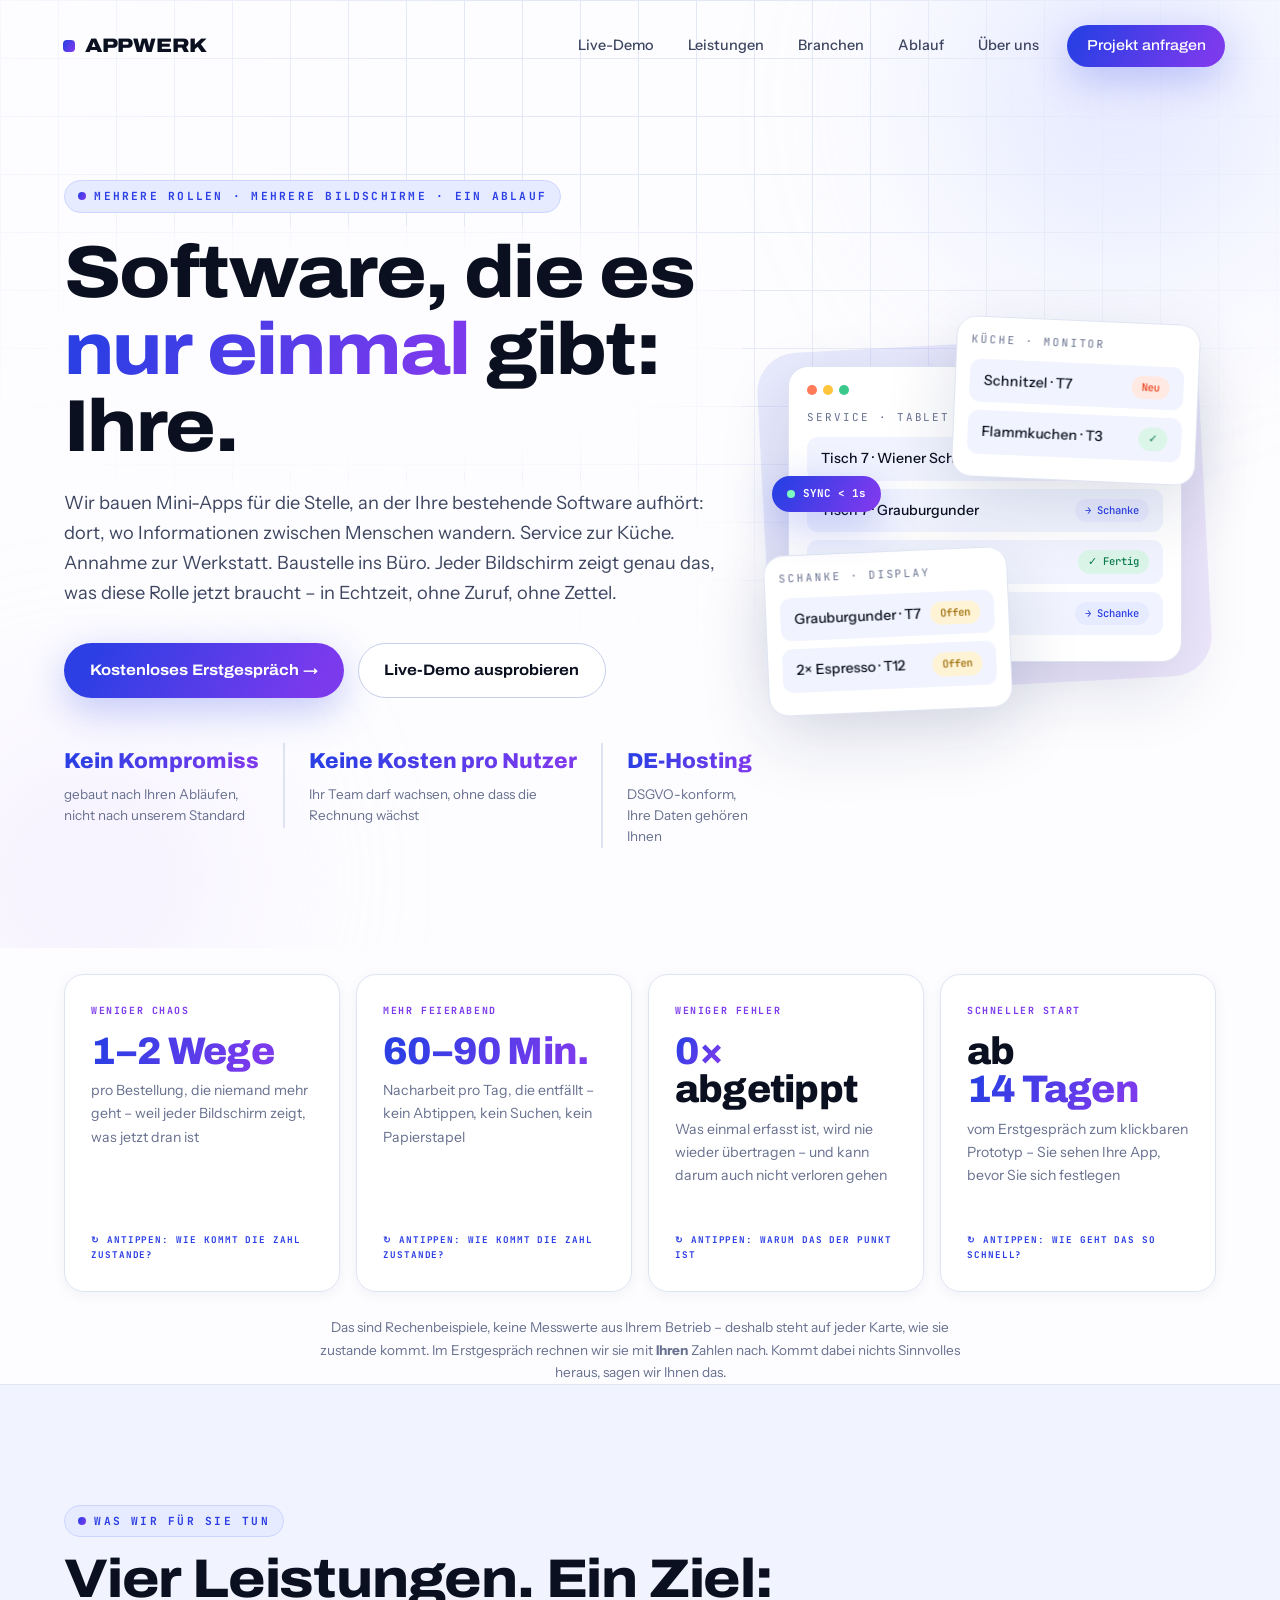
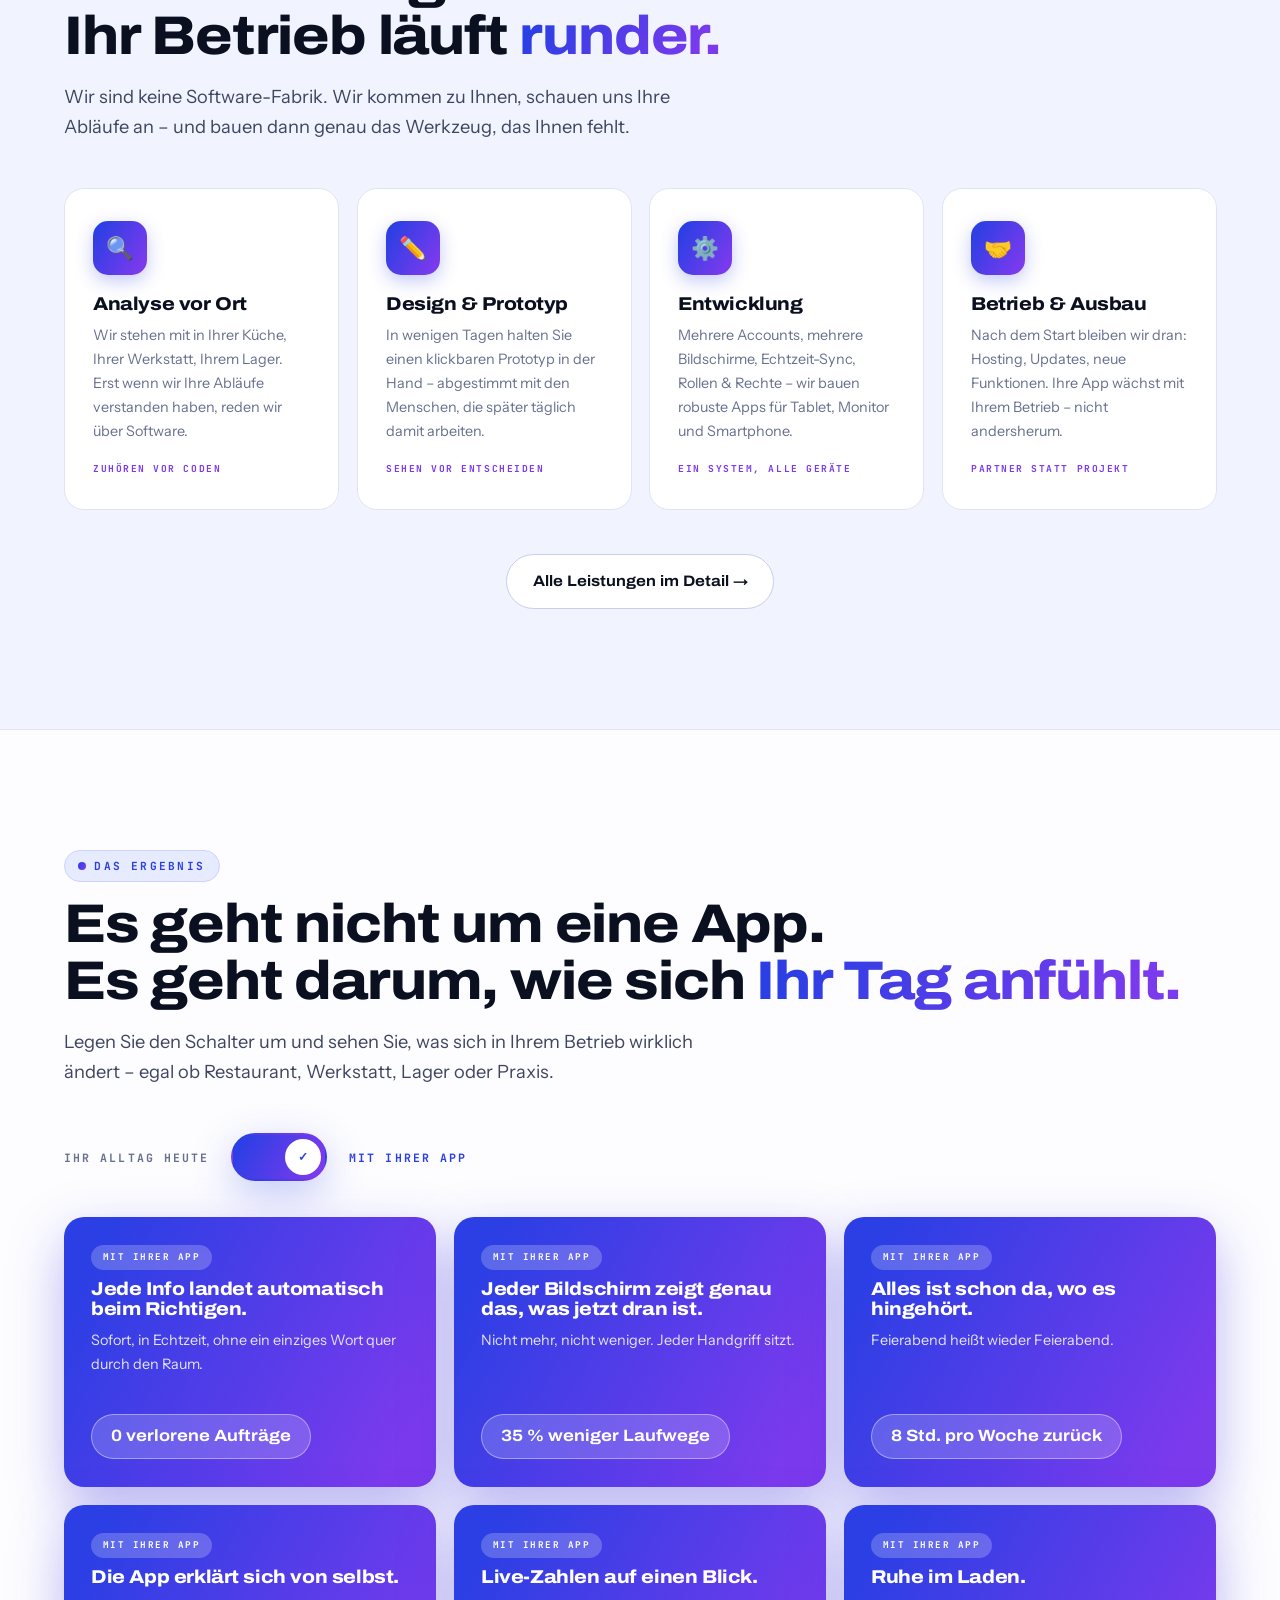
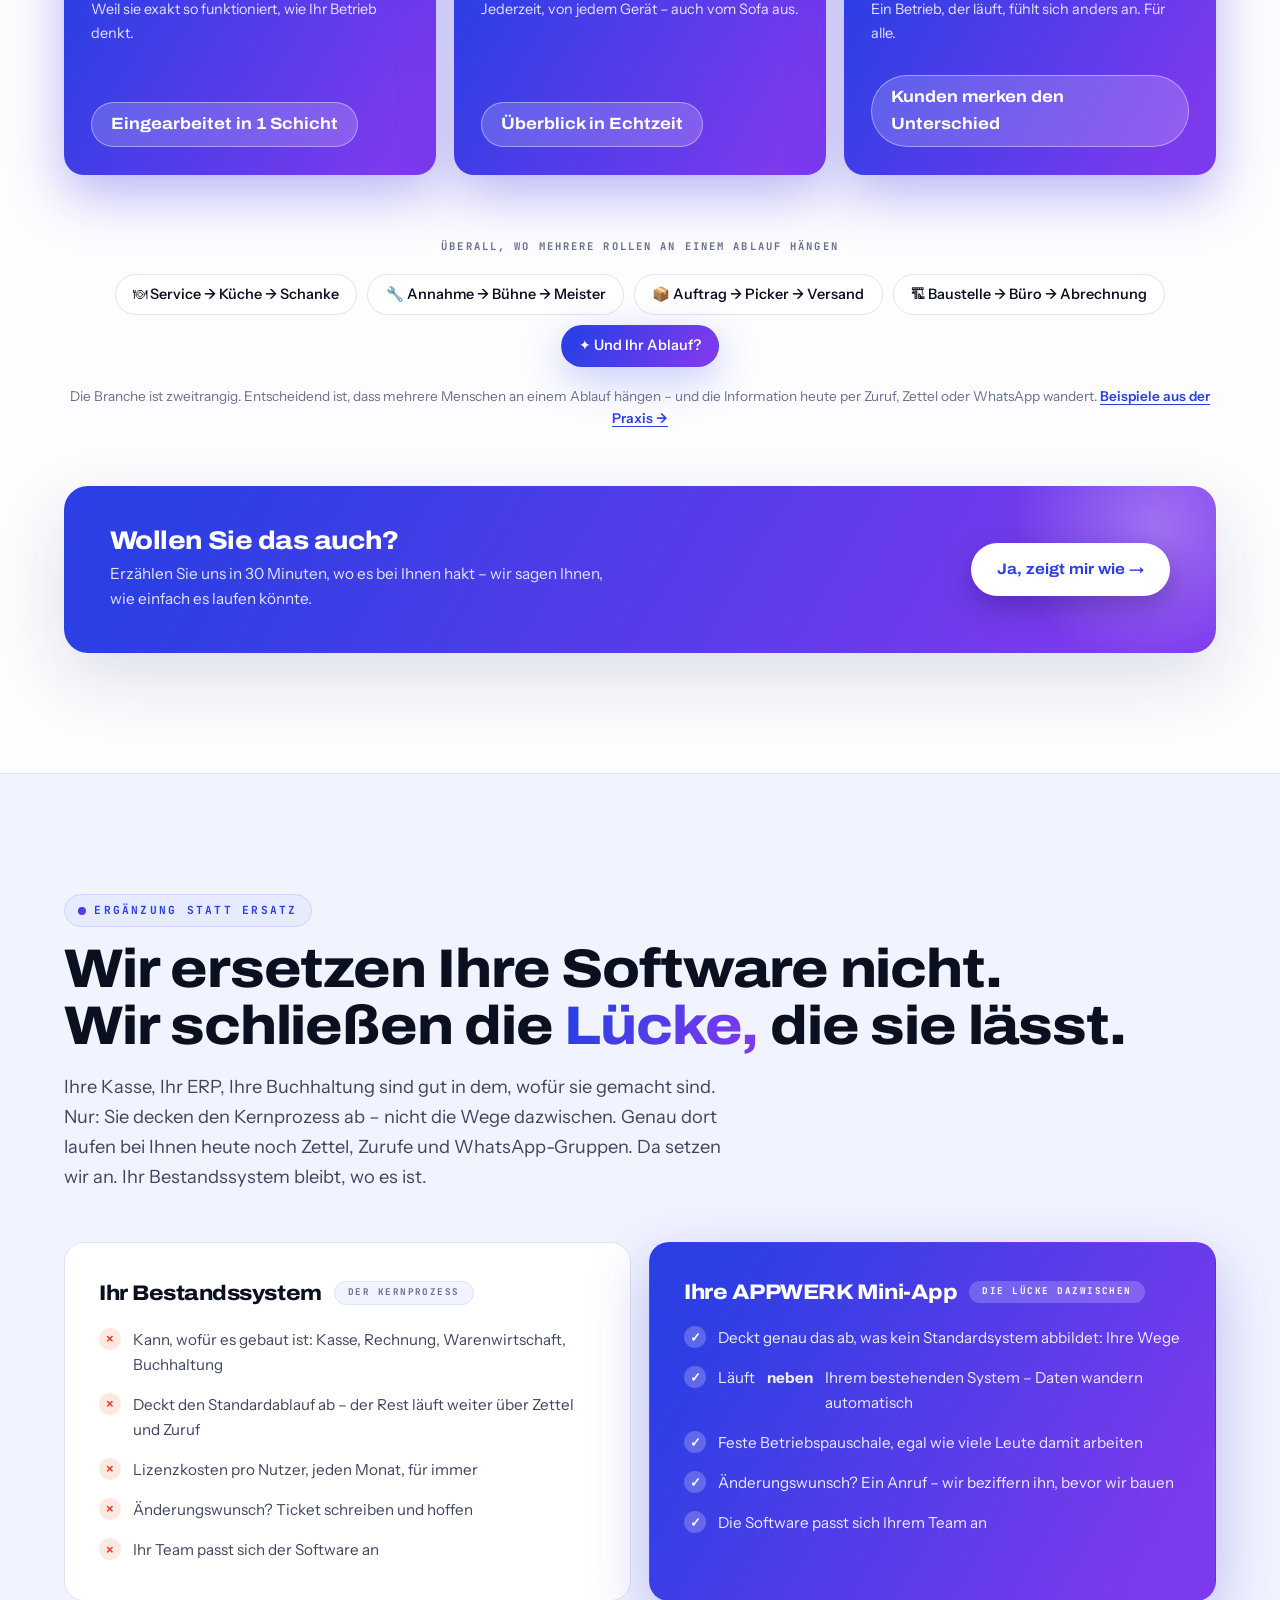
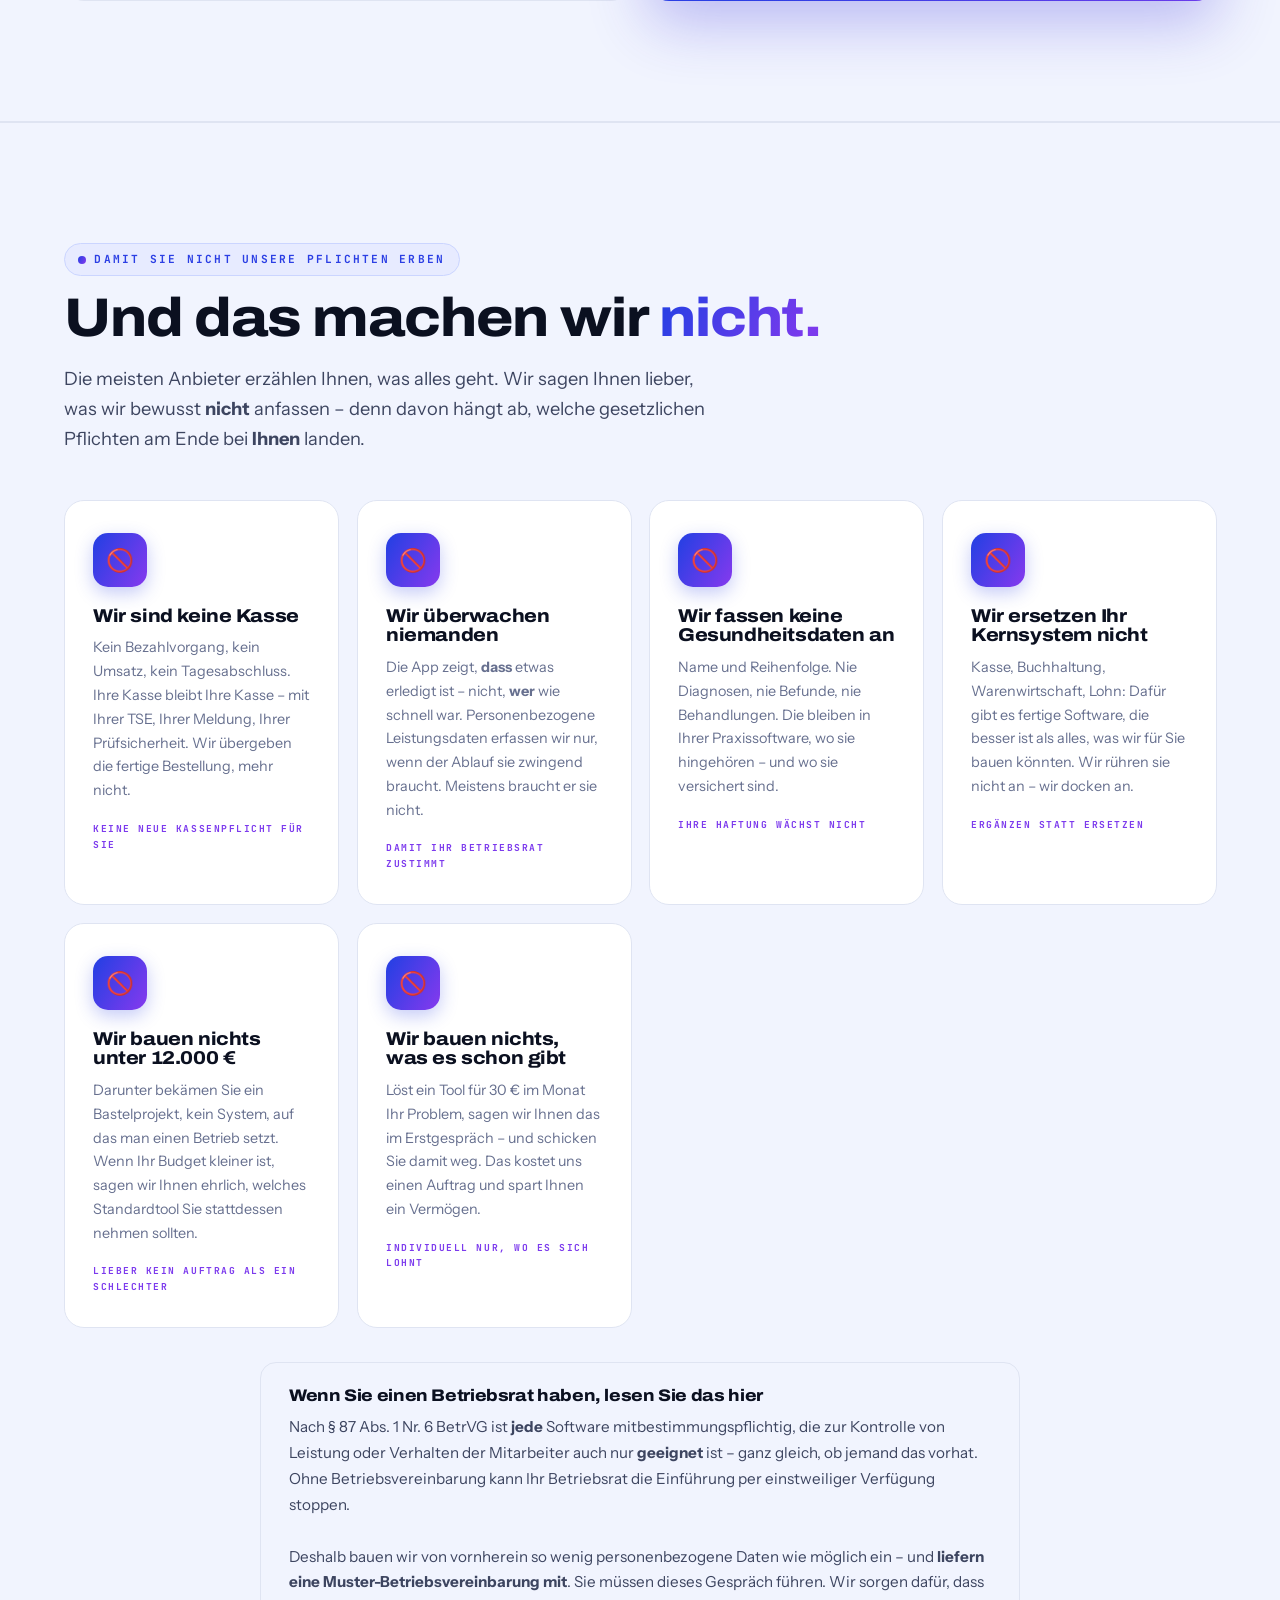
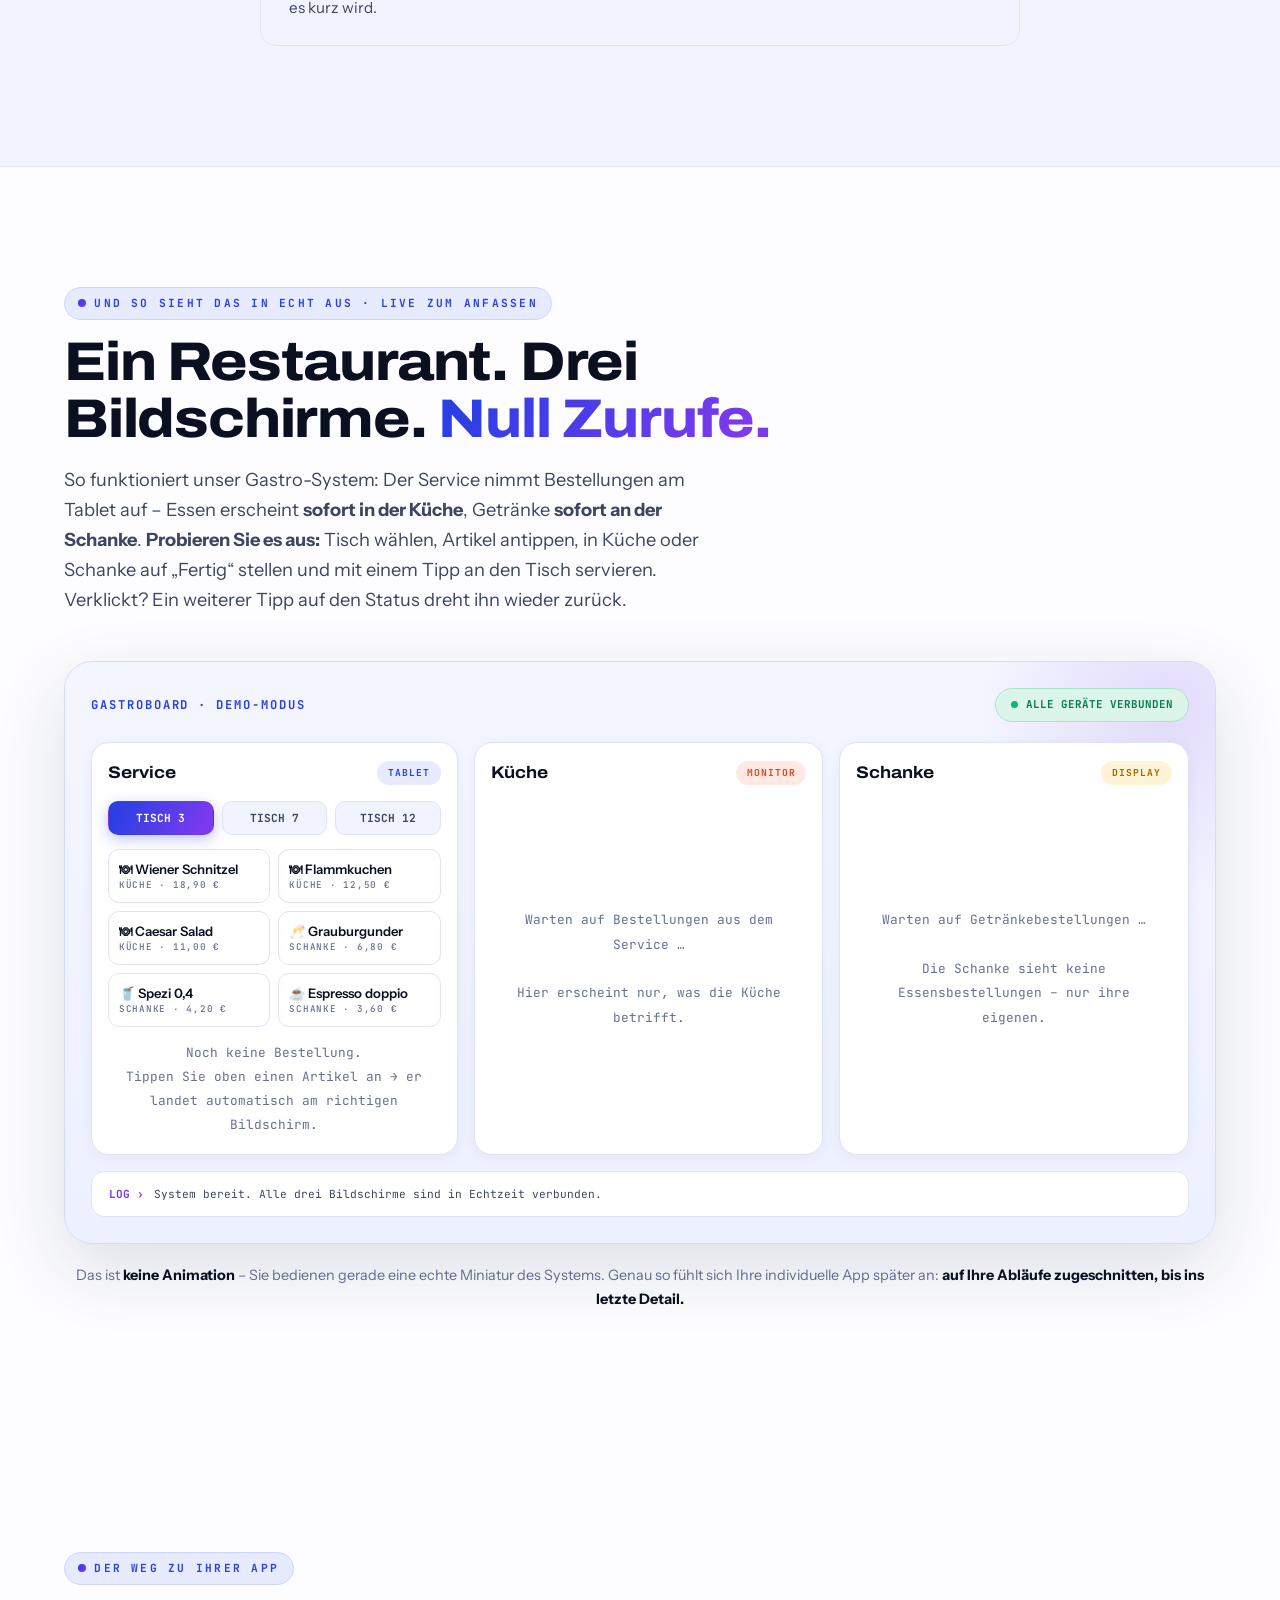
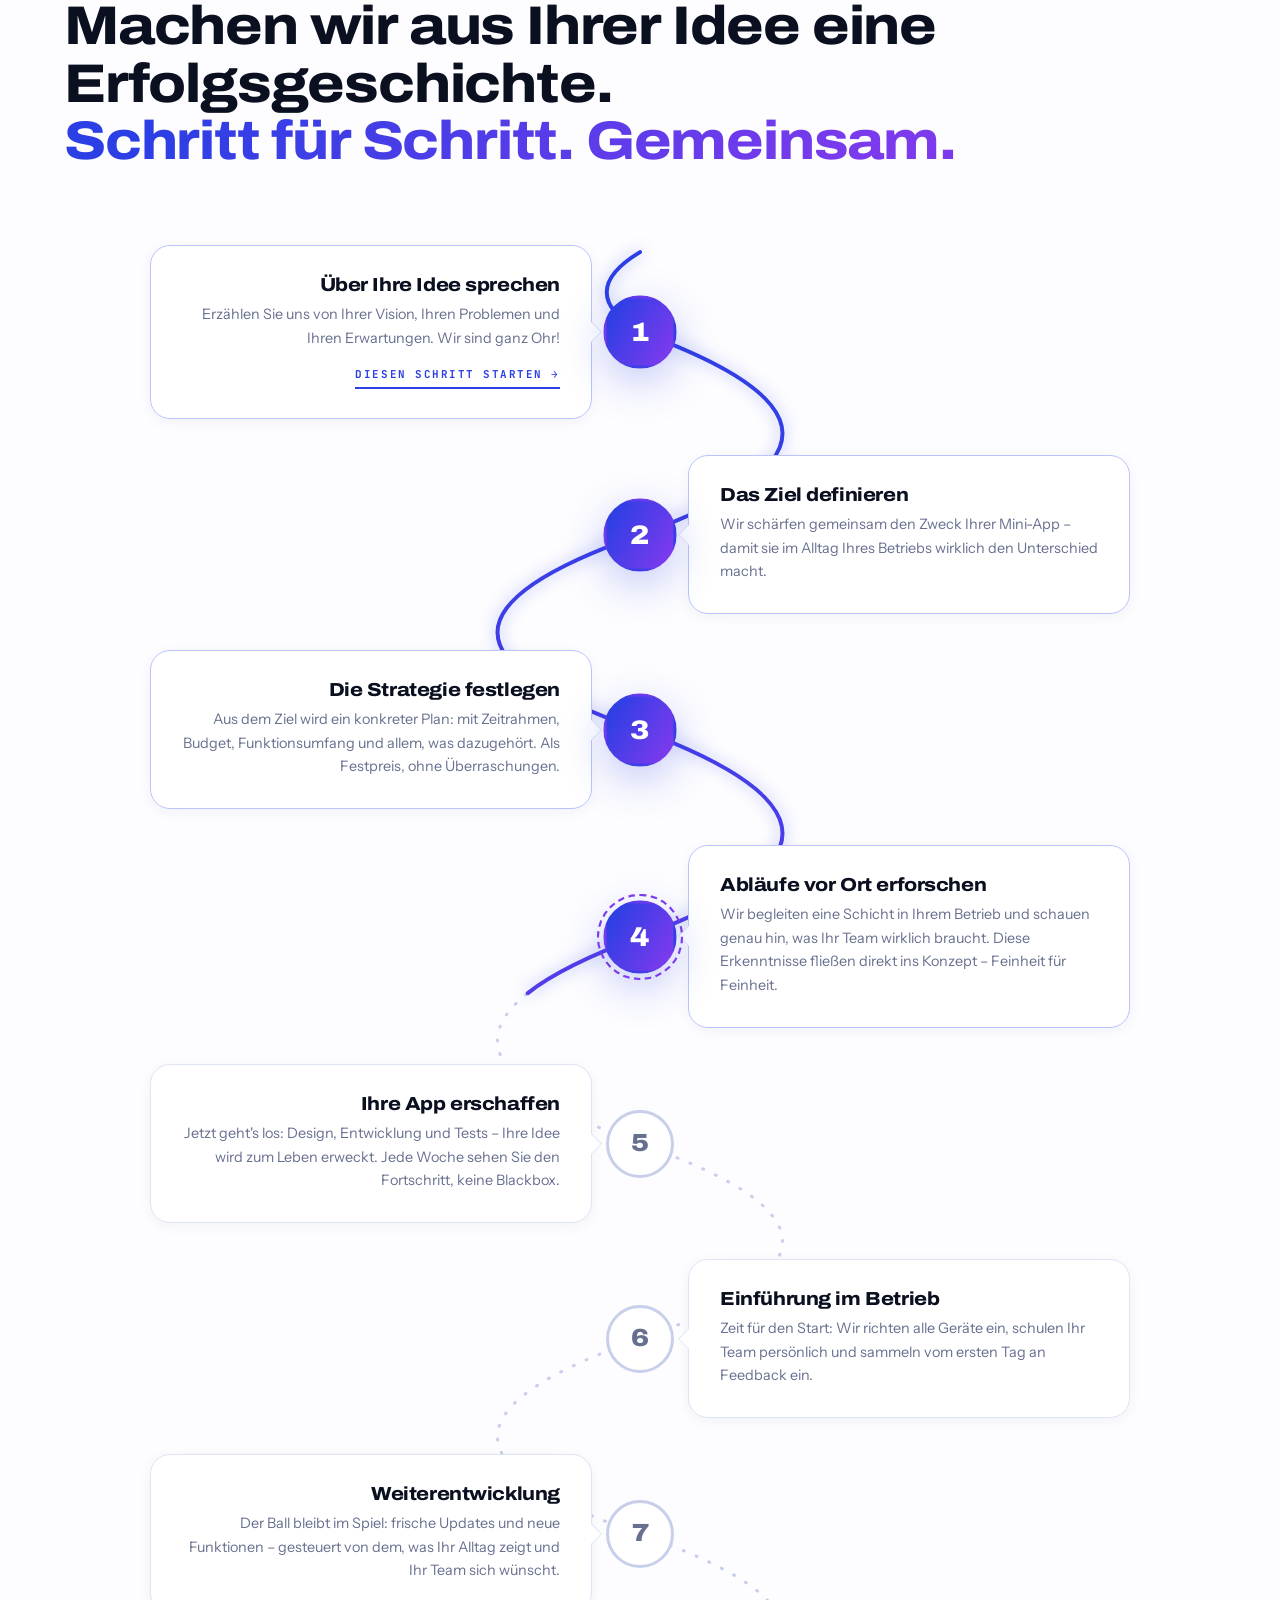
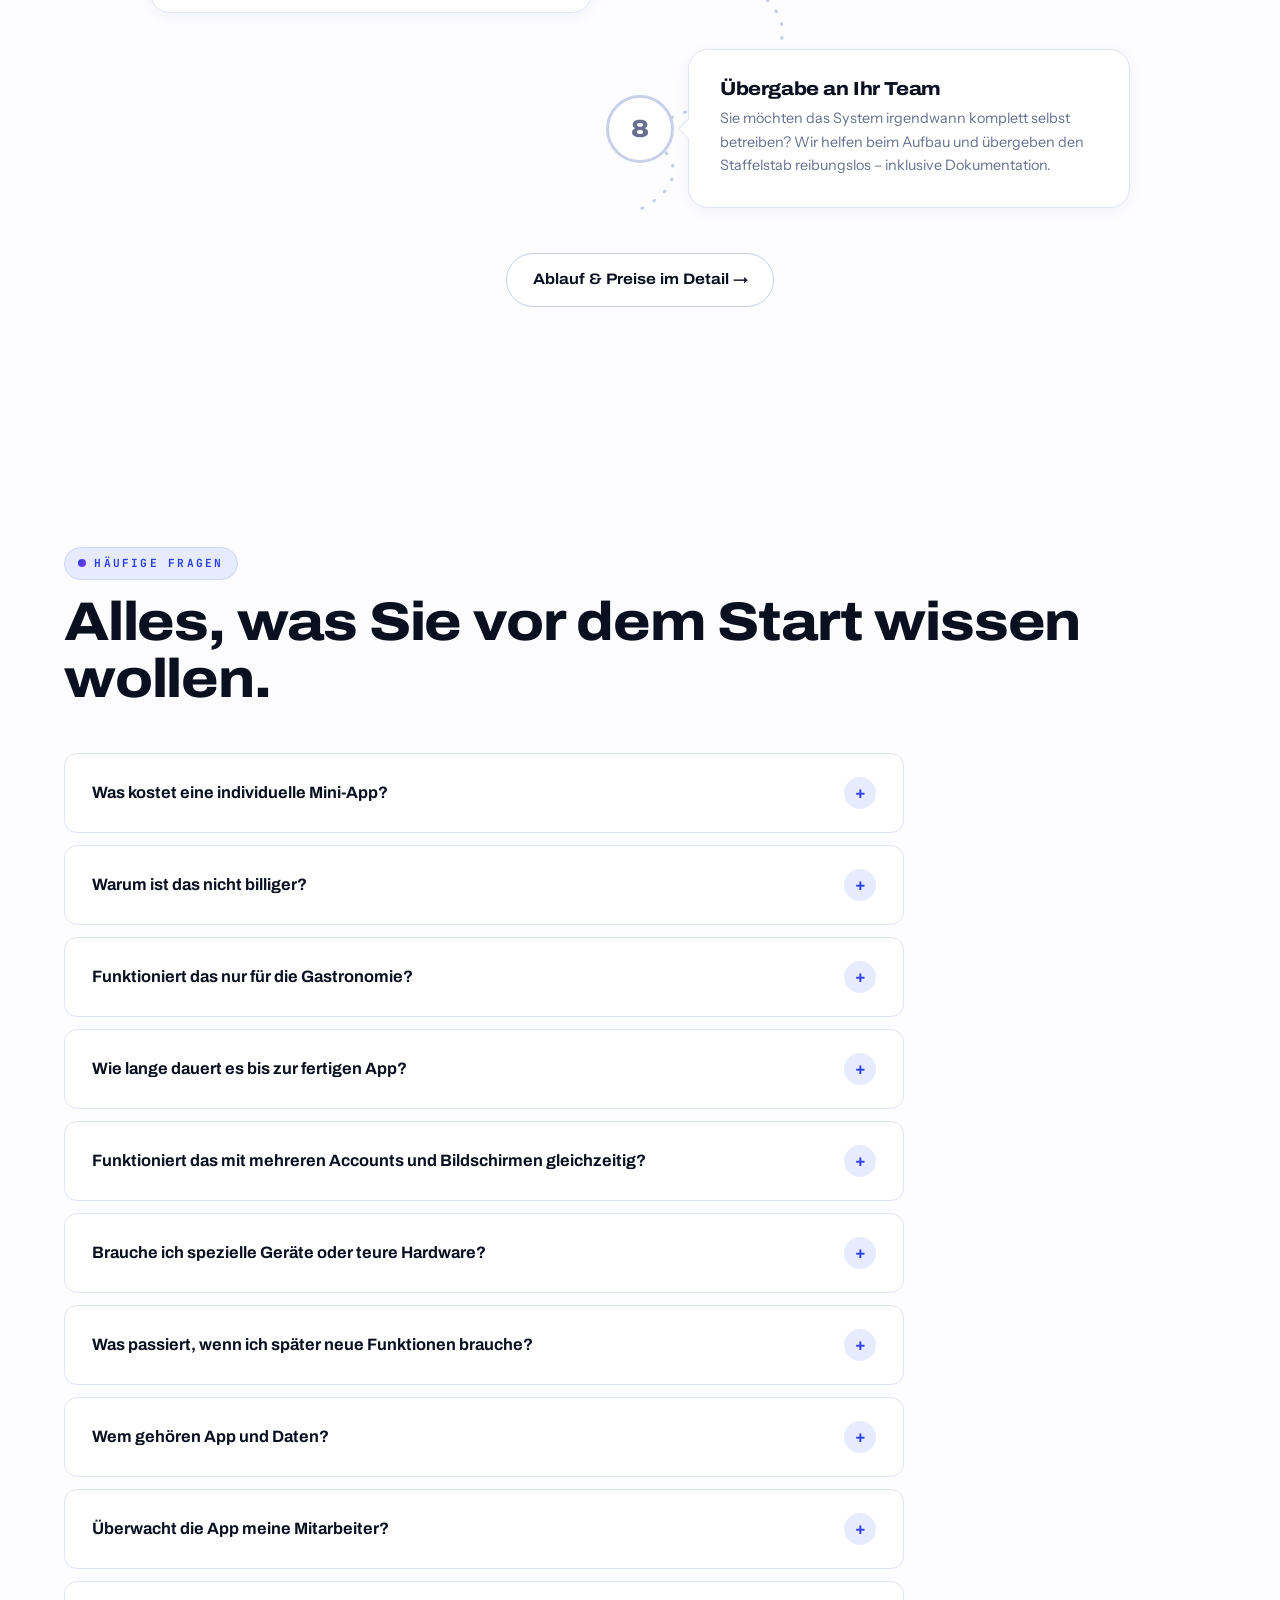
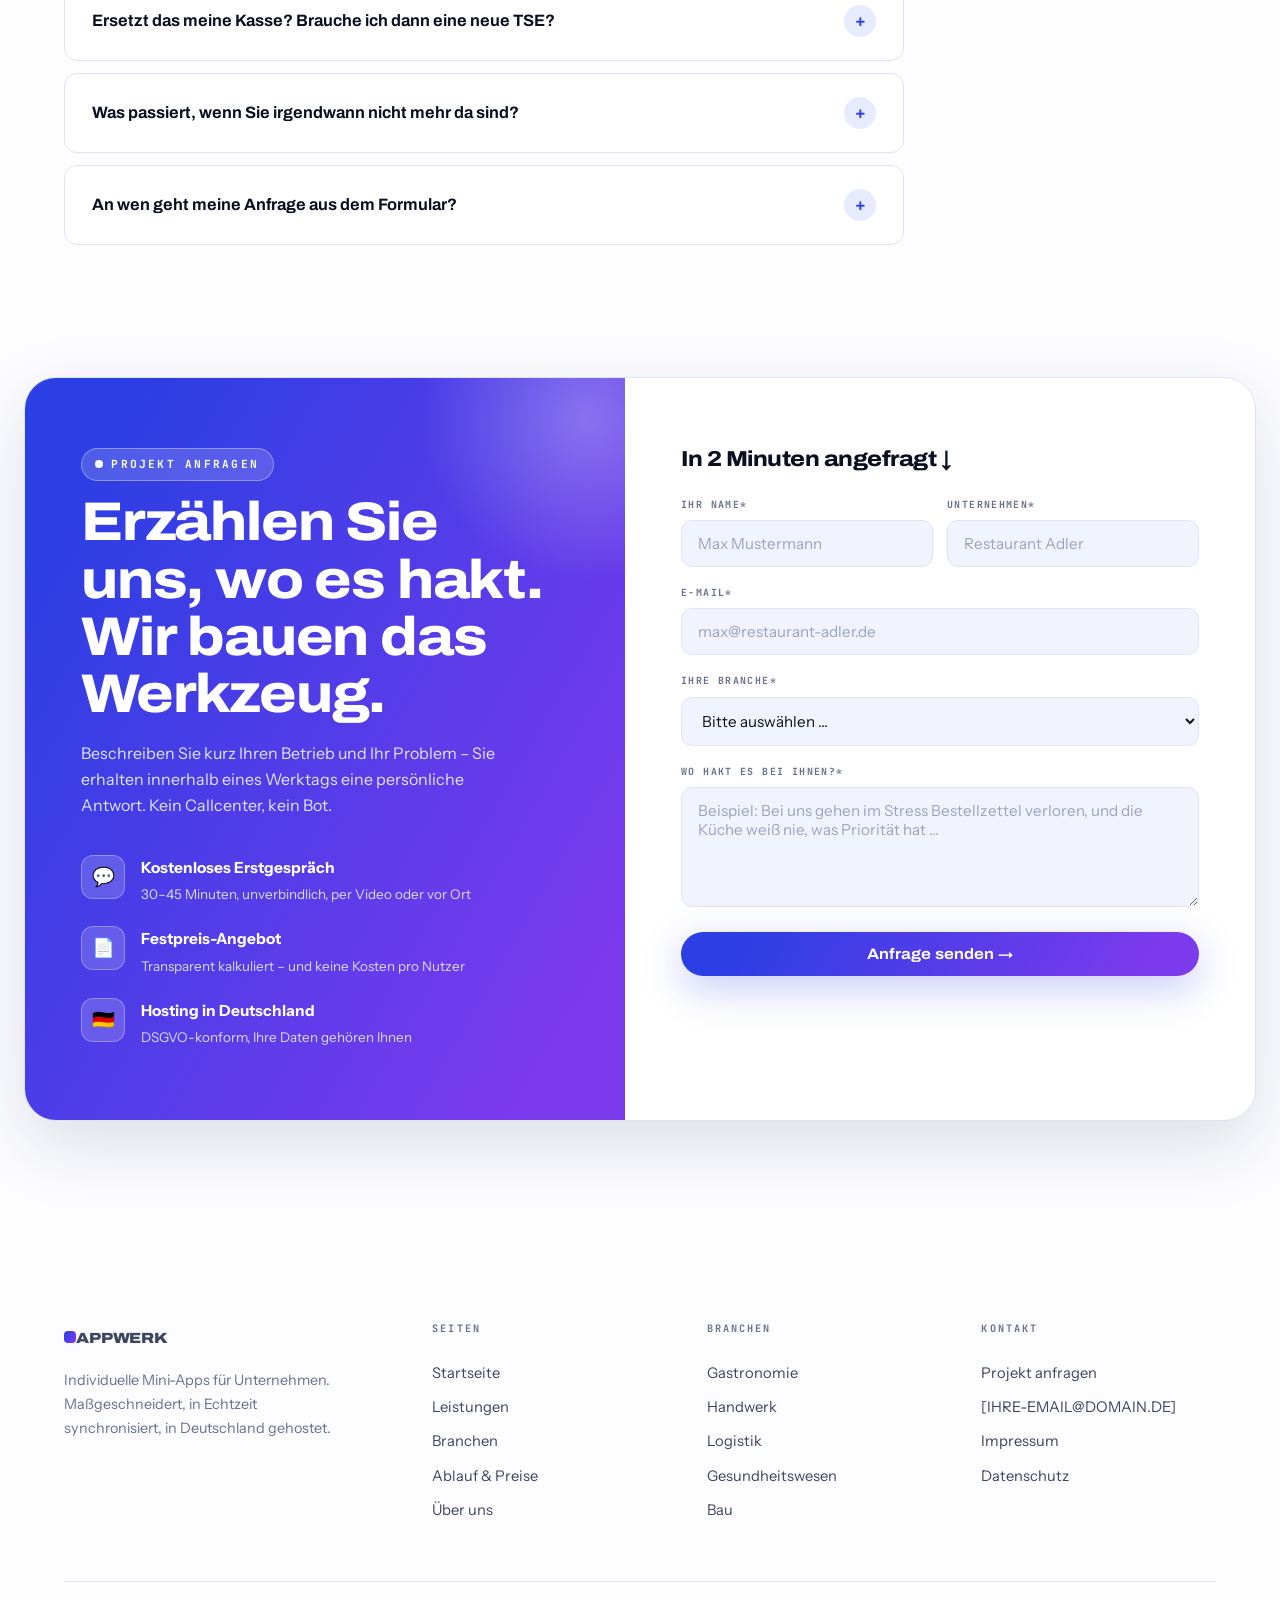
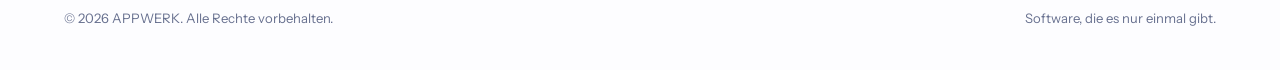
<file: index.html>
<!DOCTYPE html>
<html lang="de">
<head>
<meta charset="UTF-8">
<meta name="viewport" content="width=device-width, initial-scale=1.0">
<title>APPWERK · Mini-Apps, die Ihr Team in Echtzeit verbinden</title>
<meta name="description" content="Mehrere Rollen, mehrere Bildschirme, ein Ablauf – in Echtzeit synchron. Maßgeschneiderte Mini-Apps für Betriebe, in denen Informationen heute noch per Zuruf, Zettel und WhatsApp wandern.">
<meta name="color-scheme" content="light">
<link rel="preconnect" href="https://fonts.bunny.net">
<link rel="preconnect" href="https://fonts.bunny.net" crossorigin>
<link href="https://fonts.bunny.net/css2?family=Archivo:wdth,wght@62..125,300..900&family=Instrument+Sans:wght@400;500;600&family=JetBrains+Mono:wght@400;500;700&display=swap" rel="stylesheet">
<style>
/* ============================================================
   APPWERK · Design System (hell · hoher Kontrast · Kobalt/Violett)
   ============================================================ */
:root{
  --ink:#0B1020;          /* Text */
  --ink-2:#3D4560;        /* Sekundärtext */
  --ink-3:#67708F;        /* Tertiärtext */
  --bg:#FDFDFF;           /* Seitengrund: fast weiß */
  --bg-tint:#F1F4FE;      /* leicht blau getönte Flächen */
  --surface:#FFFFFF;
  --line:#DFE4F2;
  --line-strong:#C7CFEA;
  --cobalt:#2B3FE4;
  --cobalt-dark:#1E2FB8;
  --violet:#7C3AED;
  --grad:linear-gradient(120deg,#2B3FE4 10%,#7C3AED 90%);
  --cobalt-soft:#E7EBFF;
  --violet-soft:#F1E9FF;
  --coral:#E8401C;
  --coral-soft:#FFE9E2;
  --amber:#9A6A00;
  --amber-soft:#FFF3D6;
  --mint:#0B7A4F;
  --mint-soft:#DCF5E9;
  --radius:20px;
  --radius-sm:13px;
  --shadow:0 6px 24px rgba(24,34,90,.08);
  --shadow-lg:0 24px 70px rgba(24,34,90,.14);
  --glow:0 12px 40px rgba(43,63,228,.28);
  --font-display:"Archivo",sans-serif;
  --font-body:"Instrument Sans",sans-serif;
  --font-mono:"JetBrains Mono",monospace;
}
*{margin:0;padding:0;box-sizing:border-box}
html{scroll-behavior:smooth;scroll-padding-top:90px}
body{font-family:var(--font-body);background:var(--bg);color:var(--ink);line-height:1.65;-webkit-font-smoothing:antialiased;overflow-x:hidden}
img{max-width:100%}
a{color:inherit;text-decoration:none}
button{font-family:inherit;cursor:pointer}
::selection{background:var(--cobalt);color:#fff}
::-webkit-scrollbar{width:11px}
::-webkit-scrollbar-track{background:var(--bg-tint)}
::-webkit-scrollbar-thumb{background:linear-gradient(#2B3FE4,#7C3AED);border-radius:99px;border:3px solid var(--bg-tint)}

.wrap{max-width:1200px;margin:0 auto;padding:0 24px}
.section{padding:120px 0}
h1,h2,h3{font-family:var(--font-display);font-stretch:112%;line-height:1.05;letter-spacing:-.022em;font-weight:780}
h2{font-size:clamp(2.1rem,4.6vw,3.4rem);margin:.8rem 0 1.1rem}
.lead{font-size:1.14rem;color:var(--ink-2);max-width:660px}
.grad-text{background:var(--grad);-webkit-background-clip:text;background-clip:text;color:transparent}

.eyebrow{font-family:var(--font-mono);font-size:.7rem;font-weight:700;letter-spacing:.2em;text-transform:uppercase;color:var(--cobalt);display:inline-flex;align-items:center;gap:.7em;background:var(--cobalt-soft);border:1px solid #CBD5FF;padding:.55em 1.2em;border-radius:999px}
.eyebrow::before{content:"";width:8px;height:8px;border-radius:50%;background:var(--grad);display:inline-block}

/* Reveal (nur mit JS aktiv → Inhalt bleibt sonst sichtbar) */
html.js .rv{opacity:0;transform:translateY(28px);transition:opacity .75s ease,transform .75s cubic-bezier(.2,.7,.2,1)}
html.js .rv.in{opacity:1;transform:none}
.rv-d1{transition-delay:.08s}.rv-d2{transition-delay:.16s}.rv-d3{transition-delay:.24s}.rv-d4{transition-delay:.32s}

/* Scroll-Fortschritt oben */
.progress{position:fixed;top:0;left:0;height:4px;width:0;background:var(--grad);z-index:120;border-radius:0 99px 99px 0;box-shadow:0 0 12px rgba(43,63,228,.5)}

/* ============ NAV ============ */
.nav{position:fixed;top:14px;left:0;right:0;z-index:100;pointer-events:none}
.nav-inner{pointer-events:auto;display:flex;align-items:center;justify-content:space-between;height:64px;max-width:1200px;margin:0 auto;padding:0 14px 0 22px;border-radius:999px;transition:background .35s,box-shadow .35s,border-color .35s;border:1px solid transparent}
.nav.scrolled .nav-inner{background:rgba(255,255,255,.88);backdrop-filter:blur(16px);border-color:var(--line);box-shadow:var(--shadow)}
.logo{font-family:var(--font-display);font-stretch:118%;font-weight:860;font-size:1.22rem;letter-spacing:-.01em;display:flex;align-items:center;gap:.5em}
.logo-dot{width:12px;height:12px;background:var(--grad);border-radius:4px;display:inline-block;animation:logopulse 3.2s ease-in-out infinite}
@keyframes logopulse{0%,100%{transform:rotate(0) scale(1)}50%{transform:rotate(135deg) scale(1.12)}}
.nav-links{display:flex;gap:6px;align-items:center}
.nav-links a{font-size:.9rem;font-weight:500;color:var(--ink-2);position:relative;padding:8px 14px;border-radius:999px;transition:color .2s,background .2s}
.nav-links a:hover{color:var(--ink);background:var(--bg-tint)}
.nav-links a.active{color:var(--cobalt);background:var(--cobalt-soft);font-weight:600}
.btn{display:inline-flex;align-items:center;gap:.55em;font-family:var(--font-display);font-stretch:110%;font-weight:680;font-size:.95rem;padding:.9em 1.7em;border-radius:999px;border:none;transition:transform .22s,box-shadow .25s,filter .25s;position:relative;overflow:hidden}
.btn:hover{transform:translateY(-2px)}
.btn:active{transform:translateY(0) scale(.98)}
.btn:focus-visible,a:focus-visible,button:focus-visible{outline:3px solid var(--cobalt);outline-offset:3px}
.btn-primary{background:var(--grad);color:#fff;box-shadow:var(--glow)}
.btn-primary::after{content:"";position:absolute;top:0;left:-80%;width:50%;height:100%;background:linear-gradient(100deg,transparent,rgba(255,255,255,.45),transparent);transform:skewX(-20deg);transition:left .5s}
.btn-primary:hover::after{left:130%}
.btn-primary:hover{filter:brightness(1.06);box-shadow:0 16px 46px rgba(43,63,228,.4)}
.btn-ghost{background:#fff;color:var(--ink);border:1.5px solid var(--line-strong)}
.btn-ghost:hover{border-color:var(--cobalt);color:var(--cobalt)}
.burger{display:none;background:#fff;border:1px solid var(--line);border-radius:999px;flex-direction:column;gap:5px;padding:12px 13px}
.burger span{width:22px;height:2.5px;background:var(--ink);border-radius:2px;transition:.3s}
.mobile-menu{display:none;position:fixed;inset:0;background:rgba(253,253,255,.98);backdrop-filter:blur(10px);z-index:99;padding:110px 28px 40px;flex-direction:column;gap:4px}
.mobile-menu.open{display:flex}
.mobile-menu a{font-family:var(--font-display);font-size:1.6rem;font-weight:750;padding:16px 0;border-bottom:1px solid var(--line);display:flex;justify-content:space-between;align-items:center}
.mobile-menu a::after{content:"→";color:var(--cobalt)}

/* ============ HERO ============ */
.hero{padding:180px 0 100px;position:relative;overflow:hidden}
.hero-mesh{position:absolute;inset:0;pointer-events:none}
.hero-mesh::before,.hero-mesh::after{content:"";position:absolute;border-radius:50%;filter:blur(90px);opacity:.5}
.hero-mesh::before{width:560px;height:560px;top:-180px;right:-120px;background:radial-gradient(circle,#B9C4FF,transparent 65%);animation:drift 16s ease-in-out infinite alternate}
.hero-mesh::after{width:460px;height:460px;bottom:-160px;left:-140px;background:radial-gradient(circle,#E4D4FF,transparent 65%);animation:drift 19s ease-in-out infinite alternate-reverse}
@keyframes drift{from{transform:translate(0,0) scale(1)}to{transform:translate(60px,40px) scale(1.12)}}
.hero-grid-bg{position:absolute;inset:0;background-image:linear-gradient(#E3E8F7 1px,transparent 1px),linear-gradient(90deg,#E3E8F7 1px,transparent 1px);background-size:58px 58px;mask-image:radial-gradient(ellipse 85% 75% at 50% 15%,#000 25%,transparent 72%)}
.hero-inner{position:relative;display:grid;grid-template-columns:1.08fr .92fr;gap:64px;align-items:center}
.hero h1{font-size:clamp(2.7rem,5.8vw,4.6rem);margin:1.3rem 0 1.4rem;position:relative}
.hero .lead{margin-bottom:2.2rem;position:relative}
.hero-ctas{display:flex;gap:14px;flex-wrap:wrap;margin-bottom:2.8rem}
.hero-trust{display:grid;grid-template-columns:repeat(3,1fr);align-items:start;margin-top:6px;max-width:660px}
.hero-trust div{font-size:.84rem;color:var(--ink-3);padding:2px 24px;border-left:2px solid var(--line);line-height:1.55}
.hero-trust div:first-child{padding-left:0;border-left:none}
.hero-trust strong{display:block;font-family:var(--font-display);font-size:1.35rem;font-weight:820;margin-bottom:6px;white-space:nowrap;background:var(--grad);-webkit-background-clip:text;background-clip:text;color:transparent}

/* Hero-Mockup */
.hero-visual{position:relative}
.hero-visual::before{content:"";position:absolute;inset:-8% -6%;background:var(--grad);opacity:.1;border-radius:40px;transform:rotate(-3deg)}
.sync-card{background:#fff;border:1px solid var(--line);border-radius:var(--radius);box-shadow:var(--shadow-lg);padding:18px;position:relative}
.sync-card .bar{display:flex;gap:6px;margin-bottom:14px}
.sync-card .bar i{width:10px;height:10px;border-radius:50%;background:var(--line)}
.sync-card .bar i:first-child{background:#FF7A59}
.sync-card .bar i:nth-child(2){background:#FFC53D}
.sync-card .bar i:nth-child(3){background:#3AC98A}
.sc-title{font-family:var(--font-mono);font-size:.68rem;letter-spacing:.18em;text-transform:uppercase;color:var(--ink-3);margin-bottom:10px}
.sc-row{display:flex;align-items:center;justify-content:space-between;gap:8px;background:var(--bg-tint);border-radius:11px;padding:10px 14px;margin-bottom:8px;font-size:.88rem;font-weight:500;opacity:0;animation:rowin .5s forwards}
.sc-row .tag{font-family:var(--font-mono);font-size:.66rem;padding:3px 10px;border-radius:999px;background:var(--cobalt-soft);color:var(--cobalt);white-space:nowrap}
.sc-row .tag.warm{background:var(--amber-soft);color:var(--amber)}
.sc-row .tag.done{background:var(--mint-soft);color:var(--mint)}
.sc-row .tag.hot{background:var(--coral-soft);color:var(--coral)}
@keyframes rowin{from{opacity:0;transform:translateX(-14px)}to{opacity:1;transform:none}}
.sync-card.small{position:absolute;width:62%;padding:14px;z-index:2}
.sync-card.kitchen{top:-46px;right:-16px;transform:rotate(2.5deg)}
.sync-card.bar-c{bottom:-50px;left:-22px;transform:rotate(-2.5deg)}
.sync-badge{position:absolute;top:37%;left:-16px;background:var(--grad);color:#fff;font-family:var(--font-mono);font-size:.68rem;font-weight:700;padding:9px 15px;border-radius:999px;box-shadow:var(--glow);display:flex;align-items:center;gap:8px;z-index:3}
.sync-badge .dot{width:8px;height:8px;border-radius:50%;background:#7CFFC0;animation:blink 1.4s infinite}
@keyframes blink{0%,100%{opacity:1}50%{opacity:.25}}
.float{animation:float 7s ease-in-out infinite}
@keyframes float{0%,100%{transform:translateY(0)}50%{transform:translateY(-12px)}}
.sync-card.kitchen.float{animation-name:floatr1}
@keyframes floatr1{0%,100%{transform:rotate(2.5deg) translateY(0)}50%{transform:rotate(2.5deg) translateY(-12px)}}
.sync-card.bar-c.float{animation-name:floatr2}
@keyframes floatr2{0%,100%{transform:rotate(-2.5deg) translateY(0)}50%{transform:rotate(-2.5deg) translateY(-12px)}}

/* ============ KPI ============ */
.kpis{padding:26px 0 0}
.kpi-grid{display:grid;grid-template-columns:repeat(4,1fr);gap:16px;perspective:1100px}
.kpi{background:#fff;border:1px solid var(--line);border-radius:var(--radius);padding:30px 26px;transition:box-shadow .3s,border-color .3s;position:relative;overflow:hidden;transform-style:preserve-3d;will-change:transform}
.kpi::before{content:"";position:absolute;top:0;left:0;right:0;height:4px;background:var(--grad);transform:scaleX(0);transform-origin:left;transition:transform .4s}
.kpi:hover{box-shadow:var(--shadow-lg);border-color:#B9C4FF}
.kpi:hover::before{transform:scaleX(1)}
.kpi b{font-family:var(--font-display);font-size:2.4rem;font-weight:830;letter-spacing:-.02em;display:block;line-height:1}
.kpi b span{background:var(--grad);-webkit-background-clip:text;background-clip:text;color:transparent}
.kpi p{font-size:.88rem;color:var(--ink-3);margin-top:9px}
.kpi small{font-family:var(--font-mono);font-size:.62rem;font-weight:700;letter-spacing:.16em;text-transform:uppercase;color:var(--violet);display:block;margin-bottom:12px}

/* ============ LIVE-DEMO (hell & glasklar) ============ */
.demo-head{max-width:740px;margin-bottom:46px}
.demo-shell{background:linear-gradient(180deg,#F4F6FF,#EDF0FF);border:1px solid #D5DCFA;border-radius:28px;padding:26px;box-shadow:var(--shadow-lg);position:relative;overflow:hidden}
.demo-shell::before{content:"";position:absolute;top:-140px;right:-140px;width:380px;height:380px;background:radial-gradient(circle,rgba(124,58,237,.14),transparent 70%);pointer-events:none}
.demo-topbar{display:flex;align-items:center;justify-content:space-between;margin-bottom:20px;position:relative;z-index:2;flex-wrap:wrap;gap:10px}
.demo-topbar .name{font-family:var(--font-mono);color:var(--cobalt);font-weight:700;font-size:.76rem;letter-spacing:.16em}
.demo-live{display:flex;align-items:center;gap:8px;font-family:var(--font-mono);font-size:.68rem;font-weight:700;color:var(--mint);background:var(--mint-soft);border:1px solid #A9E5C9;padding:7px 15px;border-radius:999px}
.demo-live .dot{width:7px;height:7px;border-radius:50%;background:#12B573;animation:blink 1.4s infinite}
.demo-grid{display:grid;grid-template-columns:1.05fr 1fr 1fr;gap:16px;position:relative;z-index:2}
.panel{background:#fff;border:1px solid var(--line);border-radius:18px;padding:16px;min-height:400px;display:flex;flex-direction:column;position:relative;transition:box-shadow .3s,border-color .3s;box-shadow:0 3px 14px rgba(24,34,90,.05)}
.panel.pulse{border-color:var(--cobalt);box-shadow:0 0 0 4px rgba(43,63,228,.18),var(--shadow)}
.panel-h{display:flex;align-items:center;justify-content:space-between;margin-bottom:14px}
.panel-h b{font-family:var(--font-display);font-stretch:112%;font-size:1.05rem}
.panel-h .chip{font-family:var(--font-mono);font-size:.6rem;font-weight:700;letter-spacing:.1em;padding:4px 11px;border-radius:999px}
.chip-k{background:var(--coral-soft);color:var(--coral)}
.chip-b{background:var(--amber-soft);color:var(--amber)}
.chip-s{background:var(--cobalt-soft);color:var(--cobalt)}
.table-select{display:flex;gap:8px;margin-bottom:14px}
.table-btn{flex:1;background:var(--bg-tint);border:1.5px solid var(--line);color:var(--ink-2);font-family:var(--font-mono);font-size:.7rem;font-weight:700;padding:9px 4px;border-radius:10px;transition:.2s}
.table-btn:hover{border-color:var(--cobalt);color:var(--cobalt)}
.table-btn.active{background:var(--grad);border-color:transparent;color:#fff;box-shadow:0 4px 14px rgba(43,63,228,.3)}
.item-grid{display:grid;grid-template-columns:1fr 1fr;gap:8px;margin-bottom:14px}
.item-btn{background:#fff;border:1.5px solid var(--line);color:var(--ink);font-size:.82rem;font-weight:600;padding:11px 10px;border-radius:11px;display:flex;flex-direction:column;gap:2px;align-items:flex-start;transition:.18s;text-align:left}
.item-btn small{font-family:var(--font-mono);font-size:.58rem;font-weight:500;color:var(--ink-3);letter-spacing:.08em}
.item-btn:hover{border-color:var(--cobalt);transform:translateY(-2px);box-shadow:0 6px 16px rgba(43,63,228,.14);background:#FBFCFF}
.item-btn:active{transform:scale(.96)}
.order-list{flex:1;overflow-y:auto;display:flex;flex-direction:column;gap:8px;scrollbar-width:thin;scrollbar-color:var(--line) transparent}
.order-empty{color:var(--ink-3);font-size:.8rem;text-align:center;margin:auto;font-family:var(--font-mono);line-height:1.9;padding:0 12px}
.order-card{background:var(--bg-tint);border:1px solid var(--line);border-radius:12px;padding:10px 13px;animation:cardin .45s cubic-bezier(.2,.9,.3,1.3);display:flex;align-items:center;justify-content:space-between;gap:8px}
@keyframes cardin{from{opacity:0;transform:translateY(14px) scale(.92)}to{opacity:1;transform:none}}
.order-card .info{min-width:0}
.order-card .info b{font-size:.84rem;font-weight:650;display:block}
.order-card .info span{font-family:var(--font-mono);font-size:.6rem;color:var(--ink-3)}
.status-btn{border:none;font-family:var(--font-mono);font-size:.6rem;font-weight:700;padding:7px 12px;border-radius:999px;white-space:nowrap;transition:.2s}
.st-new{background:var(--coral-soft);color:var(--coral)}
.st-work{background:var(--amber-soft);color:var(--amber)}
.st-done{background:var(--mint-soft);color:var(--mint)}
.status-btn:hover{filter:brightness(.94);transform:scale(1.05)}
.svc-status{font-family:var(--font-mono);font-size:.58rem;font-weight:700;padding:6px 11px;border-radius:999px;white-space:nowrap}
.demo-log{margin-top:16px;background:#fff;border:1px solid var(--line);border-radius:13px;padding:13px 17px;font-family:var(--font-mono);font-size:.7rem;color:var(--ink-2);display:flex;align-items:center;gap:10px;position:relative;z-index:2;min-height:46px}
.demo-log .lbl{color:var(--violet);font-weight:700;flex-shrink:0}
.demo-log .msg{white-space:nowrap;overflow:hidden;text-overflow:ellipsis}
.demo-note{margin-top:20px;font-size:.9rem;color:var(--ink-3);text-align:center}
.demo-note b{color:var(--ink)}

/* ============ LEISTUNGEN ============ */
.services{background:var(--bg-tint);border-top:1px solid var(--line);border-bottom:1px solid var(--line)}
.svc-grid{display:grid;grid-template-columns:repeat(4,1fr);gap:18px;margin-top:46px;perspective:1100px}
.svc{border:1px solid var(--line);border-radius:var(--radius);padding:32px 28px;position:relative;overflow:hidden;transition:box-shadow .3s,border-color .3s;background:#fff;transform-style:preserve-3d;will-change:transform}
.svc:hover{box-shadow:var(--shadow-lg);border-color:#B9C4FF}
.svc::before{content:"";position:absolute;top:0;left:0;right:0;height:4px;background:var(--grad);transform:scaleX(0);transform-origin:left;transition:transform .4s}
.svc:hover::before{transform:scaleX(1)}
.svc .ico{width:54px;height:54px;border-radius:15px;background:var(--grad);display:grid;place-items:center;margin-bottom:20px;font-size:1.4rem;box-shadow:0 6px 18px rgba(43,63,228,.28)}
.svc h3{font-size:1.16rem;margin-bottom:10px}
.svc p{font-size:.9rem;color:var(--ink-3)}
.svc .tagline{font-family:var(--font-mono);font-size:.6rem;font-weight:700;letter-spacing:.16em;text-transform:uppercase;color:var(--violet);display:block;margin-top:18px}

/* ============ ERGEBNIS · Vorher/Nachher ============ */
.ba-switch-row{display:flex;align-items:center;gap:22px;margin:46px 0 36px;flex-wrap:wrap}
.ba-label{font-family:var(--font-mono);font-size:.72rem;font-weight:700;letter-spacing:.18em;color:var(--ink-3);transition:color .3s}
.ba-label.on{color:var(--cobalt)}
.ba-switch{position:relative;width:96px;height:48px;border-radius:999px;border:2px solid var(--line-strong);background:#fff;transition:background .35s,border-color .35s,box-shadow .35s;flex-shrink:0}
.ba-switch:hover{border-color:var(--cobalt)}
.ba-switch[aria-checked="true"]{background:var(--grad);border-color:transparent;box-shadow:var(--glow)}
.ba-knob{position:absolute;top:4px;left:4px;width:36px;height:36px;border-radius:50%;background:var(--ink);transition:transform .45s cubic-bezier(.3,1.4,.4,1),background .35s;display:grid;place-items:center}
.ba-knob::after{content:"✕";color:#fff;font-size:.75rem;font-family:var(--font-mono);transition:.3s}
.ba-switch[aria-checked="true"] .ba-knob{transform:translateX(48px);background:#fff}
.ba-switch[aria-checked="true"] .ba-knob::after{content:"✓";color:var(--cobalt);font-weight:700}
.ba-hint{animation:nudge 2.4s ease-in-out infinite}
@keyframes nudge{0%,100%{transform:scale(1)}50%{transform:scale(1.07)}}
.ba-grid{display:grid;grid-template-columns:repeat(3,1fr);gap:18px}
.ba-card{perspective:1400px;min-height:270px;cursor:pointer;outline:none}
.ba-inner{position:relative;width:100%;height:100%;min-height:270px;transform-style:preserve-3d;transition:transform .7s cubic-bezier(.35,.9,.3,1)}
.ba-card.flipped .ba-inner{transform:rotateY(180deg)}
.ba-card:focus-visible .ba-inner{outline:3px solid var(--cobalt);outline-offset:3px;border-radius:var(--radius)}
.ba-face{position:absolute;inset:0;backface-visibility:hidden;-webkit-backface-visibility:hidden;border-radius:var(--radius);padding:28px 27px;display:flex;flex-direction:column;gap:10px}
.ba-front{background:#fff;border:1px solid var(--line);box-shadow:0 3px 16px rgba(24,34,90,.05)}
.ba-front h3{font-size:1.16rem}
.ba-front p{font-size:.9rem;color:var(--ink-3)}
.ba-front .ba-tag{color:var(--coral);background:var(--coral-soft)}
.ba-card:hover .ba-front{border-color:#F0B9A8}
.ba-back{background:var(--grad);color:#fff;transform:rotateY(180deg);box-shadow:0 20px 54px rgba(60,50,220,.35)}
.ba-back h3{font-size:1.16rem;color:#fff}
.ba-back p{font-size:.9rem;color:#E4E4FF}
.ba-back b{margin-top:auto;font-family:var(--font-display);font-stretch:112%;font-size:1.02rem;background:rgba(255,255,255,.18);border:1px solid rgba(255,255,255,.4);border-radius:999px;padding:.5em 1.15em;align-self:flex-start}
.ba-back .ba-tag{color:#fff;background:rgba(255,255,255,.22)}
.ba-tag{font-family:var(--font-mono);font-size:.58rem;font-weight:700;letter-spacing:.16em;padding:5px 12px;border-radius:999px;align-self:flex-start}
.ba-branches{margin-top:56px;text-align:center}
.ba-branches>span{font-family:var(--font-mono);font-size:.66rem;font-weight:700;letter-spacing:.2em;text-transform:uppercase;color:var(--ink-3)}
.ba-chip-row{display:flex;gap:10px;flex-wrap:wrap;justify-content:center;margin-top:16px}
.ba-chip-row i{font-style:normal;font-size:.9rem;font-weight:550;background:#fff;border:1px solid var(--line);border-radius:999px;padding:.55em 1.2em;transition:transform .2s,border-color .2s,box-shadow .2s}
.ba-chip-row i:hover{transform:translateY(-3px);border-color:var(--cobalt);box-shadow:var(--shadow)}
.ba-you{background:var(--grad) !important;color:#fff;border-color:transparent !important;box-shadow:var(--glow)}
.ba-cta{margin-top:56px;background:var(--grad);color:#fff;border-radius:24px;padding:42px 46px;display:flex;align-items:center;justify-content:space-between;gap:26px;flex-wrap:wrap;position:relative;overflow:hidden;box-shadow:var(--shadow-lg)}
.ba-cta::before{content:"";position:absolute;top:-110px;right:-90px;width:300px;height:300px;background:radial-gradient(circle,rgba(255,255,255,.28),transparent 68%)}
.ba-cta h3{font-size:1.6rem;margin-bottom:6px;position:relative;color:#fff}
.ba-cta p{color:#E4E4FF;font-size:.96rem;max-width:520px;position:relative}
.ba-cta .btn{position:relative;flex-shrink:0;background:#fff;color:var(--cobalt);box-shadow:0 10px 30px rgba(0,0,30,.25)}
.ba-cta .btn:hover{filter:none;transform:translateY(-2px) scale(1.02)}

/* ============ WARUM (hell) ============ */
.why{background:var(--bg-tint);border-top:1px solid var(--line);border-bottom:1px solid var(--line)}
.compare{display:grid;grid-template-columns:1fr 1fr;gap:18px;margin-top:50px}
.cmp{border-radius:var(--radius);padding:38px 34px;border:1px solid var(--line)}
.cmp.std{background:#fff}
.cmp.us{background:var(--grad);border-color:transparent;box-shadow:0 22px 60px rgba(60,50,220,.3);color:#fff}
.cmp h3{font-size:1.32rem;margin-bottom:22px;display:flex;align-items:center;gap:12px;flex-wrap:wrap}
.cmp.us h3{color:#fff}
.cmp ul{list-style:none;display:flex;flex-direction:column;gap:15px}
.cmp li{display:flex;gap:12px;font-size:.95rem;color:var(--ink-2);align-items:flex-start}
.cmp.us li{color:#EDEDFF}
.cmp li::before{content:"✕";font-family:var(--font-mono);font-weight:700;font-size:.8rem;color:var(--coral);background:var(--coral-soft);width:22px;height:22px;border-radius:50%;display:grid;place-items:center;flex-shrink:0;margin-top:1px}
.cmp.us li::before{content:"✓";color:#fff;background:rgba(255,255,255,.22)}
.cmp .badge{font-family:var(--font-mono);font-size:.58rem;font-weight:700;letter-spacing:.16em;text-transform:uppercase;padding:6px 13px;border-radius:999px}
.cmp.std .badge{background:var(--bg-tint);color:var(--ink-3);border:1px solid var(--line)}
.cmp.us .badge{background:rgba(255,255,255,.2);color:#fff}

/* ============ PROZESS · Schlangenpfad ============ */
.steps{position:relative;max-width:980px;margin:76px auto 0}
.steps-svg{position:absolute;inset:0;width:100%;height:100%;pointer-events:none;overflow:visible;z-index:0}
#stepsBase{fill:none;stroke:var(--line-strong);stroke-width:3;stroke-linecap:round;stroke-dasharray:1 13}
#stepsProg{fill:none;stroke:url(#stepsGradient);stroke-width:4;stroke-linecap:round;filter:drop-shadow(0 0 8px rgba(43,63,228,.45));will-change:stroke-dashoffset}
.step{display:grid;grid-template-columns:1fr 96px 1fr;align-items:center;margin-bottom:36px;position:relative;perspective:1100px}
.step-num{display:grid;place-items:center;position:relative;z-index:2}
.step-num span{position:relative;width:68px;height:68px;border-radius:50%;background:#fff;border:3px solid var(--line-strong);display:grid;place-items:center;font-family:var(--font-display);font-stretch:112%;font-weight:860;font-size:1.55rem;color:var(--ink-3);transition:background .35s,border-color .35s,color .35s,transform .35s,box-shadow .35s}
.step-num span::after{content:"";position:absolute;inset:-9px;border-radius:50%;border:2px dashed var(--cobalt);opacity:0;transform:scale(.7);transition:opacity .35s,transform .5s}
.step:hover .step-num span{transform:scale(1.12) rotate(-8deg);border-color:var(--cobalt);color:var(--cobalt)}
.step:hover .step-num span::after{opacity:1;transform:scale(1);animation:ringspin 7s linear infinite}
@keyframes ringspin{to{transform:scale(1) rotate(360deg)}}
.step.done .step-num span{background:var(--grad);border-color:transparent;color:#fff;transform:scale(1.08);box-shadow:var(--glow)}
.step-card{background:#fff;border:1px solid var(--line);border-radius:var(--radius);padding:29px 31px;transition:box-shadow .3s,border-color .3s;position:relative;z-index:1;transform-style:preserve-3d;will-change:transform;box-shadow:0 3px 14px rgba(24,34,90,.05)}
.step-card::after{content:"";position:absolute;top:50%;width:14px;height:14px;background:#fff;border:1px solid var(--line);transform:translateY(-50%) rotate(45deg)}
.step.s-left .step-card::after{right:-8px;border-left:none;border-bottom:none}
.step.s-right .step-card::after{left:-8px;border-right:none;border-top:none}
.step-card:hover{box-shadow:0 18px 48px rgba(43,63,228,.16);border-color:#B9C4FF}
.step.done .step-card{border-color:#B9C4FF}
.step-card h3{font-size:1.18rem;margin-bottom:8px}
.step-card p{font-size:.9rem;color:var(--ink-3)}
.step-cta{display:inline-flex;align-items:center;gap:.4em;margin-top:16px;font-family:var(--font-mono);font-size:.68rem;letter-spacing:.14em;text-transform:uppercase;color:var(--cobalt);font-weight:700;border-bottom:2px solid var(--cobalt);padding-bottom:3px;transition:gap .2s}
.step-cta:hover{gap:.85em}
.step.s-left .step-card{text-align:right}
.step.s-left .step-card p{margin-left:auto}

/* ============ FAQ ============ */
.faq-list{margin-top:46px;max-width:840px}
.faq{background:#fff;border:1px solid var(--line);border-radius:var(--radius-sm);margin-bottom:12px;overflow:hidden;transition:box-shadow .25s,border-color .25s}
.faq[open]{box-shadow:var(--shadow);border-color:#B9C4FF}
.faq summary{list-style:none;display:flex;justify-content:space-between;align-items:center;gap:16px;padding:23px 27px;font-family:var(--font-display);font-weight:680;font-size:1.03rem;cursor:pointer}
.faq summary::-webkit-details-marker{display:none}
.faq summary .pl{width:32px;height:32px;border-radius:50%;background:var(--cobalt-soft);color:var(--cobalt);display:grid;place-items:center;flex-shrink:0;font-weight:800;transition:transform .3s,background .3s,color .3s}
.faq[open] summary .pl{transform:rotate(45deg);background:var(--grad);color:#fff}
.faq .a{padding:0 27px 25px;color:var(--ink-2);font-size:.95rem;max-width:700px}

/* ============ KONTAKT (hell & lesbar) ============ */
.contact-card{background:#fff;border:1px solid var(--line);border-radius:32px;margin:0 24px;overflow:hidden;box-shadow:var(--shadow-lg)}
.contact-inner{display:grid;grid-template-columns:1fr 1.05fr}
.contact-info{background:var(--grad);color:#fff;padding:70px 56px;position:relative;overflow:hidden}
.contact-info::before{content:"";position:absolute;top:-130px;right:-130px;width:340px;height:340px;background:radial-gradient(circle,rgba(255,255,255,.28),transparent 68%)}
.contact-info .eyebrow{background:rgba(255,255,255,.16);border-color:rgba(255,255,255,.35);color:#fff}
.contact-info .eyebrow::before{background:#fff}
.contact-info h2{color:#fff;position:relative}
.contact-info>p{color:#E4E4FF;position:relative;max-width:440px}
.contact-points{margin-top:36px;display:flex;flex-direction:column;gap:20px;position:relative}
.cp{display:flex;gap:16px;align-items:flex-start}
.cp .i{width:44px;height:44px;border-radius:12px;background:rgba(255,255,255,.16);border:1px solid rgba(255,255,255,.3);display:grid;place-items:center;flex-shrink:0;font-size:1.15rem}
.cp b{display:block;font-size:.96rem}
.cp span{font-size:.84rem;color:#D9DBFF}
.form{padding:70px 56px}
.form h3{font-size:1.35rem;margin-bottom:26px}
.f-row{display:grid;grid-template-columns:1fr 1fr;gap:14px}
.form label{display:block;font-family:var(--font-mono);font-size:.62rem;font-weight:700;letter-spacing:.14em;text-transform:uppercase;color:var(--ink-3);margin:0 0 7px}
.form input,.form select,.form textarea{width:100%;background:var(--bg-tint);border:1.5px solid var(--line);border-radius:11px;color:var(--ink);font-family:var(--font-body);font-size:.95rem;padding:13px 16px;margin-bottom:18px;transition:border-color .2s,background .2s,box-shadow .2s}
.form input:focus,.form select:focus,.form textarea:focus{outline:none;border-color:var(--cobalt);background:#fff;box-shadow:0 0 0 4px rgba(43,63,228,.12)}
.form input::placeholder,.form textarea::placeholder{color:#9AA3C0}
.form textarea{resize:vertical;min-height:120px}
.form .btn{width:100%;justify-content:center}
.form-ok{display:none;text-align:center;padding:80px 30px}
.form-ok .big{font-size:3.2rem;margin-bottom:16px}
.form-ok h3{font-size:1.55rem;margin-bottom:10px}
.form-ok p{color:var(--ink-3)}

/* ============ FOOTER ============ */
footer{padding:80px 0 40px}
.foot-grid{display:grid;grid-template-columns:1.4fr 1fr 1fr 1fr;gap:40px;margin-bottom:54px}
.foot-grid h4{font-family:var(--font-mono);font-size:.64rem;font-weight:700;letter-spacing:.2em;text-transform:uppercase;color:var(--ink-3);margin-bottom:18px}
.foot-grid a{display:block;font-size:.92rem;color:var(--ink-2);padding:5px 0;transition:color .2s,transform .2s}
.foot-grid a:hover{color:var(--cobalt);transform:translateX(3px)}
.foot-brand p{font-size:.9rem;color:var(--ink-3);margin-top:14px;max-width:290px}
.foot-bottom{border-top:1px solid var(--line);padding-top:26px;display:flex;justify-content:space-between;flex-wrap:wrap;gap:12px;font-size:.82rem;color:var(--ink-3)}

/* ============ RESPONSIVE ============ */
@media(max-width:1000px){
  .hero-inner{grid-template-columns:1fr;gap:100px}
  .hero-visual{max-width:520px;margin:0 auto}
  .kpi-grid{grid-template-columns:repeat(2,1fr)}
  .svc-grid{grid-template-columns:repeat(2,1fr)}
  .demo-grid{grid-template-columns:1fr}
  .panel{min-height:auto}
  .ba-grid{grid-template-columns:1fr 1fr}
  .compare{grid-template-columns:1fr}
  .contact-inner{grid-template-columns:1fr}
  .contact-info,.form{padding:52px 36px}
  .foot-grid{grid-template-columns:1fr 1fr}
}
@media(max-width:640px){
  .nav{top:10px}
  .nav-links{display:none}
  .burger{display:flex}
  .section{padding:84px 0}
  .hero{padding:140px 0 76px}
  .hero-trust{grid-template-columns:1fr;max-width:100%}
  .hero-trust div{padding:14px 0;border-left:none;border-top:1px solid var(--line)}
  .hero-trust div:first-child{padding-top:0;border-top:none}
  .kpi-grid{grid-template-columns:1fr 1fr}
  .svc-grid{grid-template-columns:1fr}
  .steps-svg{left:0}
  .step{grid-template-columns:56px 1fr;margin-bottom:22px}
  .step-spacer{display:none}
  .step-num{grid-column:1;grid-row:1}
  .step-num span{width:46px;height:46px;font-size:1.1rem;border-width:2.5px}
  .step-card{grid-column:2;grid-row:1;text-align:left !important;padding:22px}
  .step.s-left .step-card p{margin-left:0}
  .step.s-left .step-card::after{right:auto;left:-8px;border:1px solid var(--line);border-right:none;border-top:none;background:#fff}
  .ba-grid{grid-template-columns:1fr}
  .ba-cta{padding:32px 26px}
  .contact-card{margin:0 12px}
  .contact-info,.form{padding:44px 26px}
  .f-row{grid-template-columns:1fr}
}
@media(prefers-reduced-motion:reduce){
  *,*::before,*::after{animation-duration:.01ms !important;animation-iteration-count:1 !important;transition-duration:.01ms !important}
  html{scroll-behavior:auto}
  html.js .rv{opacity:1;transform:none}
}

/* ============ UNTERSEITEN · Komponenten ============ */
.page-hero{padding:170px 0 70px;position:relative;overflow:hidden}
.page-hero h1{font-size:clamp(2.4rem,5vw,3.8rem);margin:1.1rem 0 1.2rem}
.crumb{font-family:var(--font-mono);font-size:.66rem;font-weight:700;letter-spacing:.22em;color:var(--ink-3);text-transform:uppercase}
.crumb a:hover{color:var(--cobalt)}
.crumb i{font-style:normal;color:var(--cobalt);margin:0 .6em}

.detail{display:grid;grid-template-columns:1.05fr .95fr;gap:clamp(72px,9vw,140px);align-items:center;padding:120px 0;border-top:1px solid var(--line)}
.detail.first{border-top:none;padding-top:30px}
.detail.flip .d-media{order:-1}
.detail h2{font-size:clamp(1.7rem,3.1vw,2.35rem);margin:0 0 26px;line-height:1.16}
.d-kicker{font-family:var(--font-mono);font-size:.64rem;font-weight:700;letter-spacing:.2em;color:var(--violet);text-transform:uppercase}
.detail p.dp{color:var(--ink-2);margin:0 0 12px;line-height:1.85;font-size:1.03rem;max-width:56ch}
.check-list{list-style:none;display:grid;gap:26px;margin-top:44px}
.check-list li{display:flex;gap:16px;align-items:flex-start;font-size:.95rem;color:var(--ink-2);line-height:1.7;max-width:54ch}
.check-list li b{color:var(--ink);display:block;font-size:1.02rem;margin-bottom:4px;line-height:1.35}
.check-list li .txt{display:block}
.check-list li::before{content:"✓";flex-shrink:0;width:23px;height:23px;border-radius:50%;background:var(--mint-soft);color:var(--mint);font-weight:700;font-size:.75rem;display:grid;place-items:center;margin-top:2px}
.d-meta{display:flex;gap:11px;flex-wrap:wrap;margin-top:46px}
.d-meta span{font-family:var(--font-mono);font-size:.6rem;font-weight:700;letter-spacing:.12em;background:var(--bg-tint);border:1px solid var(--line);padding:7px 14px;border-radius:999px;color:var(--ink-2)}
.d-media{position:relative}
.d-media .sync-card{max-width:480px;margin:0 auto;padding:22px}
.ghost-num{position:absolute;top:-54px;left:-10px;font-family:var(--font-display);font-weight:900;font-size:8rem;background:linear-gradient(120deg,#E7EBFF,#F1E9FF);-webkit-background-clip:text;background-clip:text;color:transparent;line-height:1;pointer-events:none;user-select:none}

.price-grid{display:grid;grid-template-columns:repeat(3,1fr);gap:18px;margin-top:48px;align-items:start}
.price-card{background:#fff;border:1px solid var(--line);border-radius:var(--radius);padding:36px 30px;position:relative;transition:box-shadow .3s,border-color .3s,transform .3s}
.price-card:hover{box-shadow:var(--shadow-lg);border-color:#B9C4FF;transform:translateY(-4px)}
.price-card.pop{border:2px solid transparent;background:linear-gradient(#fff,#fff) padding-box,var(--grad) border-box;box-shadow:var(--shadow-lg)}
.price-card h3{font-size:1.2rem}
.price-card .pp{font-family:var(--font-display);font-size:2rem;font-weight:830;margin:12px 0 2px}
.price-card .pp small{font-size:.85rem;color:var(--ink-3);font-weight:500;font-family:var(--font-body)}
.price-card>p{font-size:.86rem;color:var(--ink-3)}
.pop-badge{position:absolute;top:-13px;left:50%;transform:translateX(-50%);background:var(--grad);color:#fff;font-family:var(--font-mono);font-size:.56rem;font-weight:700;letter-spacing:.16em;padding:6px 15px;border-radius:999px;box-shadow:var(--glow);white-space:nowrap}
.price-card ul{list-style:none;display:grid;gap:10px;margin-top:20px}
.price-card li{display:flex;gap:10px;font-size:.88rem;color:var(--ink-2);align-items:flex-start}
.price-card li::before{content:"✓";color:var(--mint);font-weight:700;flex-shrink:0}

.phase{background:#fff;border:1px solid var(--line);border-radius:var(--radius);padding:36px;margin-bottom:16px;transition:box-shadow .3s,border-color .3s}
.phase:hover{box-shadow:var(--shadow);border-color:#B9C4FF}
.phase-top{display:flex;align-items:center;gap:18px;margin-bottom:20px;flex-wrap:wrap}
.phase-top .n{width:52px;height:52px;border-radius:50%;background:var(--grad);color:#fff;display:grid;place-items:center;font-family:var(--font-display);font-weight:850;font-size:1.3rem;flex-shrink:0;box-shadow:0 6px 16px rgba(43,63,228,.3)}
.phase-top h3{font-size:1.32rem}
.phase-top .dur{margin-left:auto;font-family:var(--font-mono);font-size:.6rem;font-weight:700;letter-spacing:.12em;background:var(--mint-soft);color:var(--mint);padding:7px 14px;border-radius:999px}
.phase-cols{display:grid;grid-template-columns:1fr 1fr 1fr;gap:14px}
.phase-cols h4{font-family:var(--font-mono);font-size:.58rem;font-weight:700;letter-spacing:.18em;text-transform:uppercase;color:var(--violet);margin-bottom:8px}
.phase-cols p{font-size:.87rem;color:var(--ink-2);background:var(--bg-tint);border:1px solid var(--line);border-radius:12px;padding:14px 16px;height:100%}

.center-link{text-align:center;margin-top:44px}
.section-sub{background:var(--bg-tint);border-top:1px solid var(--line);border-bottom:1px solid var(--line)}
.mini-note{font-size:.85rem;color:var(--ink-3);margin-top:18px}
.mini-note a{color:var(--cobalt);font-weight:600;border-bottom:1.5px solid var(--cobalt)}

@media(max-width:1000px){
  .detail{grid-template-columns:1fr;gap:44px;padding:60px 0}
  .detail.flip .d-media{order:0}
  .price-grid{grid-template-columns:1fr}
  .phase-cols{grid-template-columns:1fr}
  .ghost-num{font-size:6rem;top:-40px}
}
@media(max-width:640px){
  .page-hero{padding:140px 0 56px}
  .phase{padding:26px 22px}
}


/* ============ Beispiel-Karten: sofort verständlich ============ */
.d-caption{max-width:480px;margin:18px auto 0;text-align:center;font-size:.84rem;color:var(--ink-3);line-height:1.55}
.d-caption b{color:var(--ink)}
.sc-group{font-family:var(--font-mono);font-size:.58rem;font-weight:700;letter-spacing:.16em;margin:16px 0 9px;display:flex;align-items:center;gap:10px;text-transform:uppercase}
.sc-group::after{content:"";flex:1;height:1px;background:var(--line)}
.sc-group.bad{color:var(--coral)}
.sc-group.good{color:var(--mint)}
.sc-group:first-of-type{margin-top:2px}
.sc-row .who{display:block;font-family:var(--font-mono);font-size:.58rem;color:var(--ink-3);font-weight:500;margin-top:2px}
.m-progress{height:9px;background:var(--bg-tint);border:1px solid var(--line);border-radius:99px;overflow:hidden;margin:4px 0 6px}
.m-progress i{display:block;height:100%;width:62%;background:var(--grad);border-radius:99px}
.m-progress-cap{font-family:var(--font-mono);font-size:.58rem;font-weight:700;color:var(--ink-3);letter-spacing:.12em;margin-bottom:12px;display:block}
@media(max-width:1000px){
  .detail{padding:72px 0}
}


/* ============ Leistungs-Nummer: sichtbar am Textanfang statt hinter der Karte ============ */
.d-num{display:flex;align-items:center;gap:16px;margin-bottom:30px}
.d-num .n{width:56px;height:56px;border-radius:50%;background:var(--grad);color:#fff;display:grid;place-items:center;font-family:var(--font-display);font-stretch:112%;font-weight:860;font-size:1.4rem;flex-shrink:0;box-shadow:0 8px 20px rgba(43,63,228,.3)}
.d-num .d-kicker{margin:0}


/* Fix: CTA-Button in der Navigation immer weiß auf Verlauf (Menü-Regel übersteuerte die Farbe) */
.nav-links a.btn-primary{color:#fff !important;background:var(--grad) !important}
.nav-links a.btn-primary:hover,.nav-links a.btn-primary.active{color:#fff !important;background:var(--grad) !important;filter:brightness(1.07)}

/* Live-Demo: Servieren-Schritt */
.serve-btn{border:none;font-family:var(--font-mono);font-size:.58rem;font-weight:700;padding:7px 12px;border-radius:999px;background:var(--grad);color:#fff;white-space:nowrap;cursor:pointer;box-shadow:0 4px 14px rgba(43,63,228,.35);animation:nudge 2s ease-in-out infinite}
.serve-btn:hover{filter:brightness(1.1)}
.order-card.out{opacity:0;transform:translateX(20px) scale(.95);transition:opacity .4s,transform .4s}
.order-card.servedcard{opacity:.72}


/* ============ KPI-Karten zum Umdrehen (Erklärung auf der Rückseite) ============ */
.kpi-flip{perspective:1200px;cursor:pointer;outline:none}
.kpi-inner{display:grid;width:100%;height:100%;transform-style:preserve-3d;transition:transform .65s cubic-bezier(.35,.9,.3,1)}
.kpi-flip.flipped .kpi-inner{transform:rotateY(180deg)}
.kpi-flip:focus-visible .kpi-inner{outline:3px solid var(--cobalt);outline-offset:3px;border-radius:var(--radius)}
.kpi-face{grid-area:1/1;backface-visibility:hidden;-webkit-backface-visibility:hidden;border-radius:var(--radius);padding:28px 26px;display:flex;flex-direction:column;min-height:100%}
.kpi-face.front{background:#fff;border:1px solid var(--line);box-shadow:0 3px 14px rgba(24,34,90,.05)}
.kpi-flip:hover .kpi-face.front{border-color:#B9C4FF;box-shadow:var(--shadow-lg)}
.kpi-face.back{background:var(--grad);color:#fff;transform:rotateY(180deg);box-shadow:0 16px 44px rgba(60,50,220,.32)}
.kpi-face.back h4{font-family:var(--font-mono);font-size:.6rem;font-weight:700;letter-spacing:.18em;color:#D9DBFF;margin-bottom:12px}
.kpi-face.back p{font-size:.88rem;color:#EDEDFF;line-height:1.6}
.kpi-hint{margin-top:auto;padding-top:16px;font-family:var(--font-mono);font-size:.58rem;font-weight:700;letter-spacing:.1em;color:var(--cobalt)}
.kpi-face.back .kpi-hint{color:#D9DBFF}


/* Ring dreht sich NUR um die zuletzt aktivierte Nummer – springt sofort zum nächsten Punkt */
.step.current .step-num span::after{opacity:1;transform:scale(1);border-color:var(--violet);animation:ringspin 6s linear infinite;transition:opacity .15s}
.step:not(.current) .step-num span::after{transition:opacity .15s}


/* Unterseiten: Raster bleibt, wird aber im Textbereich (links) ausgeblendet,
   damit keine Streifen durch die Überschrift laufen – rechts läuft es sichtbar weiter */
/* Raster auf allen Seiten identisch (gleiche Maske wie im Haupt-Hero) */
.page-hero .hero-grid-bg{-webkit-mask-image:radial-gradient(ellipse 85% 75% at 50% 15%,#000 25%,transparent 72%);mask-image:radial-gradient(ellipse 85% 75% at 50% 15%,#000 25%,transparent 72%)}

/* Text im Hero liegt über dem Raster und bringt einen weichen weißen Schleier mit,
   damit keine grauen Linien durch Überschrift/Text laufen – das Raster bleibt dahinter sichtbar */
.hero .wrap,.page-hero .wrap{position:relative;z-index:2}
.page-hero .crumb,.page-hero h1,.page-hero .lead{position:relative}
.page-hero h1::before,.page-hero .lead::before,.hero h1::before,.hero .lead::before{content:"";position:absolute;inset:-8px -18px;background:radial-gradient(ellipse at center,var(--bg) 55%,transparent 100%);z-index:-1;pointer-events:none}

</style>
</head>
<body>

<div class="progress" id="progressBar"></div>

<nav class="nav" id="nav">
  <div class="nav-inner">
    <a href="index.html" class="logo"><span class="logo-dot"></span>APPWERK</a>
    <div class="nav-links" id="navLinks">
      <a href="index.html#demo">Live-Demo</a>
      <a href="leistungen.html">Leistungen</a>
      <a href="branchen.html">Branchen</a>
      <a href="ablauf.html">Ablauf</a>
      <a href="ueber-uns.html">Über uns</a>
      <a href="index.html#kontakt" class="btn btn-primary" style="padding:.62em 1.35em;margin-left:8px;color:#fff">Projekt anfragen</a>
    </div>
    <button class="burger" id="burger" aria-label="Menü öffnen" aria-expanded="false">
      <span></span><span></span><span></span>
    </button>
  </div>
</nav>
<div class="mobile-menu" id="mobileMenu">
  <a href="index.html#demo">Live-Demo</a>
  <a href="leistungen.html">Leistungen</a>
  <a href="branchen.html">Branchen</a>
  <a href="ablauf.html">Ablauf</a>
  <a href="ueber-uns.html">Über uns</a>
  <a href="index.html#kontakt">Projekt anfragen</a>
</div>


<div class="progress" id="progressBar"></div>

<!-- ============ HERO ============ -->
<header class="hero">
  <div class="hero-mesh"></div>
  <div class="hero-grid-bg"></div>
  <div class="wrap hero-inner">
    <div>
      <span class="eyebrow rv">Mehrere Rollen · Mehrere Bildschirme · Ein Ablauf</span>
      <h1 class="rv rv-d1">Software, die es <span class="grad-text">nur einmal</span> gibt: Ihre.</h1>
      <p class="lead rv rv-d2">Wir bauen Mini-Apps für die Stelle, an der Ihre bestehende Software aufhört: dort, wo Informationen zwischen Menschen wandern. Service zur Küche. Annahme zur Werkstatt. Baustelle ins Büro. Jeder Bildschirm zeigt genau das, was diese Rolle jetzt braucht – in Echtzeit, ohne Zuruf, ohne Zettel.</p>
      <div class="hero-ctas rv rv-d3">
        <a href="#kontakt" class="btn btn-primary">Kostenloses Erstgespräch →</a>
        <a href="#demo" class="btn btn-ghost">Live-Demo ausprobieren</a>
      </div>
      <div class="hero-trust rv rv-d4">
        <div><strong>Kein Kompromiss</strong>gebaut nach Ihren Abläufen, nicht nach unserem Standard</div>
        <div><strong>Keine Kosten pro Nutzer</strong>Ihr Team darf wachsen, ohne dass die Rechnung wächst</div>
        <div><strong>DE-Hosting</strong>DSGVO-konform, Ihre Daten gehören Ihnen</div>
      </div>
    </div>
    <div class="hero-visual rv rv-d2">
      <div class="sync-badge"><span class="dot"></span>SYNC&nbsp;&lt;&nbsp;1s</div>
      <div class="sync-card float">
        <div class="bar"><i></i><i></i><i></i></div>
        <div class="sc-title">Service · Tablet</div>
        <div class="sc-row" style="animation-delay:.4s"><span>Tisch 7 · Wiener Schnitzel</span><span class="tag">→ Küche</span></div>
        <div class="sc-row" style="animation-delay:1.1s"><span>Tisch 7 · Grauburgunder</span><span class="tag">→ Schanke</span></div>
        <div class="sc-row" style="animation-delay:1.8s"><span>Tisch 3 · Flammkuchen</span><span class="tag done">✓ Fertig</span></div>
        <div class="sc-row" style="animation-delay:2.5s"><span>Tisch 12 · 2× Espresso</span><span class="tag">→ Schanke</span></div>
      </div>
      <div class="sync-card small kitchen float" style="animation-delay:-2s">
        <div class="sc-title">Küche · Monitor</div>
        <div class="sc-row" style="animation-delay:.7s"><span>Schnitzel · T7</span><span class="tag hot">Neu</span></div>
        <div class="sc-row" style="animation-delay:2s"><span>Flammkuchen · T3</span><span class="tag done">✓</span></div>
      </div>
      <div class="sync-card small bar-c float" style="animation-delay:-4s">
        <div class="sc-title">Schanke · Display</div>
        <div class="sc-row" style="animation-delay:1.4s"><span>Grauburgunder · T7</span><span class="tag warm">Offen</span></div>
        <div class="sc-row" style="animation-delay:2.8s"><span>2× Espresso · T12</span><span class="tag warm">Offen</span></div>
      </div>
    </div>
  </div>
</header>

<!-- ============ KPI (zum Umdrehen) ============ -->
<section class="kpis">
  <div class="wrap kpi-grid">
    <div class="kpi-flip rv" tabindex="0" role="button" aria-label="Karte umdrehen">
      <div class="kpi-inner">
        <div class="kpi-face front"><small style="font-family:var(--font-mono);font-size:.62rem;font-weight:700;letter-spacing:.16em;text-transform:uppercase;color:var(--violet);display:block;margin-bottom:12px">Weniger Chaos</small><b style="font-family:var(--font-display);font-size:2.4rem;font-weight:830;letter-spacing:-.02em;line-height:1"><span class="grad-text">1–2&nbsp;Wege</span></b><p style="font-size:.88rem;color:var(--ink-3);margin-top:9px">pro Bestellung, die niemand mehr geht – weil jeder Bildschirm zeigt, was jetzt dran ist</p><span class="kpi-hint">↻ ANTIPPEN: WIE KOMMT DIE ZAHL ZUSTANDE?</span></div>
        <div class="kpi-face back"><h4>SO KOMMT DIE ZAHL ZUSTANDE</h4><p>Ohne App trägt jemand jede Bestellung persönlich weiter – und fragt bei Unklarheit nach. Das sind ein bis zwei Wege pro Bestellung. Rechnen Sie Ihre Bestellungen pro Schicht hoch, dann haben Sie Ihre eigene Zahl.</p><span class="kpi-hint">↻ ZURÜCKDREHEN</span></div>
      </div>
    </div>
    <div class="kpi-flip rv rv-d1" tabindex="0" role="button" aria-label="Karte umdrehen">
      <div class="kpi-inner">
        <div class="kpi-face front"><small style="font-family:var(--font-mono);font-size:.62rem;font-weight:700;letter-spacing:.16em;text-transform:uppercase;color:var(--violet);display:block;margin-bottom:12px">Mehr Feierabend</small><b style="font-family:var(--font-display);font-size:2.4rem;font-weight:830;letter-spacing:-.02em;line-height:1"><span class="grad-text">60–90&nbsp;Min.</span></b><p style="font-size:.88rem;color:var(--ink-3);margin-top:9px">Nacharbeit pro Tag, die entfällt – kein Abtippen, kein Suchen, kein Papierstapel</p><span class="kpi-hint">↻ ANTIPPEN: WIE KOMMT DIE ZAHL ZUSTANDE?</span></div>
        <div class="kpi-face back"><h4>SO KOMMT DIE ZAHL ZUSTANDE</h4><p>Zettel abtippen, Belege sortieren, Informationen zusammensuchen: Das kostet in vielen Betrieben 60–90 Minuten pro Tag. Erfasst die App alles direkt bei der Arbeit mit, fällt genau diese Nacharbeit weg. Bei fünf Arbeitstagen sind das fünf bis sieben Stunden pro Woche – Abend für Abend zurück.</p><span class="kpi-hint">↻ ZURÜCKDREHEN</span></div>
      </div>
    </div>
    <div class="kpi-flip rv rv-d2" tabindex="0" role="button" aria-label="Karte umdrehen">
      <div class="kpi-inner">
        <div class="kpi-face front"><small style="font-family:var(--font-mono);font-size:.62rem;font-weight:700;letter-spacing:.16em;text-transform:uppercase;color:var(--violet);display:block;margin-bottom:12px">Weniger Fehler</small><b style="font-family:var(--font-display);font-size:2.4rem;font-weight:830;letter-spacing:-.02em;line-height:1"><span class="grad-text">0×</span> abgetippt</b><p style="font-size:.88rem;color:var(--ink-3);margin-top:9px">Was einmal erfasst ist, wird nie wieder übertragen – und kann darum auch nicht verloren gehen</p><span class="kpi-hint">↻ ANTIPPEN: WARUM DAS DER PUNKT IST</span></div>
        <div class="kpi-face back"><h4>WARUM DAS DER PUNKT IST</h4><p>Fast jeder Fehler entsteht beim Übertragen: verhört, verschrieben, vergriffen, vergessen. Wir versprechen Ihnen keine Fehlerquote – wir nehmen die Übertragung raus. Die Information wird einmal dort erfasst, wo sie entsteht, und landet direkt beim Richtigen.</p><span class="kpi-hint">↻ ZURÜCKDREHEN</span></div>
      </div>
    </div>
    <div class="kpi-flip rv rv-d3" tabindex="0" role="button" aria-label="Karte umdrehen">
      <div class="kpi-inner">
        <div class="kpi-face front"><small style="font-family:var(--font-mono);font-size:.62rem;font-weight:700;letter-spacing:.16em;text-transform:uppercase;color:var(--violet);display:block;margin-bottom:12px">Schneller Start</small><b style="font-family:var(--font-display);font-size:2.4rem;font-weight:830;letter-spacing:-.02em;line-height:1">ab <span class="grad-text">14&nbsp;Tagen</span></b><p style="font-size:.88rem;color:var(--ink-3);margin-top:9px">vom Erstgespräch zum klickbaren Prototyp – Sie sehen Ihre App, bevor Sie sich festlegen</p><span class="kpi-hint">↻ ANTIPPEN: WIE GEHT DAS SO SCHNELL?</span></div>
        <div class="kpi-face back"><h4>WIE GEHT DAS SO SCHNELL?</h4><p>Weil wir zuerst keinen fertigen Code bauen, sondern einen klickbaren Prototyp: Er zeigt jede Ansicht und jeden Ablauf, entsteht aber in Tagen statt Wochen. Sie entscheiden erst danach – auf Basis von etwas, das Sie anfassen können.</p><span class="kpi-hint">↻ ZURÜCKDREHEN</span></div>
      </div>
    </div>
  </div>
  <div class="wrap">
    <p class="mini-note" style="text-align:center;max-width:640px;margin:24px auto 0">Das sind Rechenbeispiele, keine Messwerte aus Ihrem Betrieb – deshalb steht auf jeder Karte, wie sie zustande kommt. Im Erstgespräch rechnen wir sie mit <b>Ihren</b> Zahlen nach. Kommt dabei nichts Sinnvolles heraus, sagen wir Ihnen das.</p>
  </div>
</section>

<!-- ============ LEISTUNGEN ============ -->
<section class="section services" id="leistungen">
  <div class="wrap">
    <span class="eyebrow rv">Was wir für Sie tun</span>
    <h2 class="rv rv-d1">Vier Leistungen. Ein Ziel:<br>Ihr Betrieb läuft <span class="grad-text">runder.</span></h2>
    <p class="lead rv rv-d2">Wir sind keine Software-Fabrik. Wir kommen zu Ihnen, schauen uns Ihre Abläufe an – und bauen dann genau das Werkzeug, das Ihnen fehlt.</p>
    <div class="svc-grid">
      <div class="svc rv"><div class="ico">🔍</div><h3>Analyse vor Ort</h3><p>Wir stehen mit in Ihrer Küche, Ihrer Werkstatt, Ihrem Lager. Erst wenn wir Ihre Abläufe verstanden haben, reden wir über Software.</p><span class="tagline">Zuhören vor Coden</span></div>
      <div class="svc rv rv-d1"><div class="ico">✏️</div><h3>Design &amp; Prototyp</h3><p>In wenigen Tagen halten Sie einen klickbaren Prototyp in der Hand – abgestimmt mit den Menschen, die später täglich damit arbeiten.</p><span class="tagline">Sehen vor Entscheiden</span></div>
      <div class="svc rv rv-d2"><div class="ico">⚙️</div><h3>Entwicklung</h3><p>Mehrere Accounts, mehrere Bildschirme, Echtzeit-Sync, Rollen &amp; Rechte – wir bauen robuste Apps für Tablet, Monitor und Smartphone.</p><span class="tagline">Ein System, alle Geräte</span></div>
      <div class="svc rv rv-d3"><div class="ico">🤝</div><h3>Betrieb &amp; Ausbau</h3><p>Nach dem Start bleiben wir dran: Hosting, Updates, neue Funktionen. Ihre App wächst mit Ihrem Betrieb – nicht andersherum.</p><span class="tagline">Partner statt Projekt</span></div>
    </div>
    <div class="center-link rv"><a href="leistungen.html" class="btn btn-ghost">Alle Leistungen im Detail →</a></div>
  </div>
</section>

<!-- ============ ERGEBNIS (Vorher/Nachher) ============ -->
<section class="section" id="ergebnis">
  <div class="wrap">
    <span class="eyebrow rv">Das Ergebnis</span>
    <h2 class="rv rv-d1">Es geht nicht um eine App.<br>Es geht darum, wie sich <span class="grad-text">Ihr Tag anfühlt.</span></h2>
    <p class="lead rv rv-d2">Legen Sie den Schalter um und sehen Sie, was sich in Ihrem Betrieb wirklich ändert – egal ob Restaurant, Werkstatt, Lager oder Praxis.</p>

    <div class="ba-switch-row rv rv-d3">
      <span class="ba-label" id="labelBefore">IHR ALLTAG HEUTE</span>
      <button class="ba-switch" id="baSwitch" role="switch" aria-checked="false" aria-label="Vorher/Nachher umschalten">
        <span class="ba-knob"></span>
      </button>
      <span class="ba-label" id="labelAfter">MIT IHRER APP</span>
    </div>

    <div class="ba-grid" id="baGrid">
      <div class="ba-card rv" tabindex="0">
        <div class="ba-inner">
          <div class="ba-face ba-front"><span class="ba-tag">HEUTE</span><h3>Zettel, Zurufe, Missverständnisse.</h3><p>Und am Ende des Tages fehlt trotzdem irgendwas – und keiner war's.</p></div>
          <div class="ba-face ba-back"><span class="ba-tag">MIT IHRER APP</span><h3>Jede Info landet automatisch beim Richtigen.</h3><p>Sofort, in Echtzeit, ohne ein einziges Wort quer durch den Raum.</p><b>0 verlorene Aufträge</b></div>
        </div>
      </div>
      <div class="ba-card rv rv-d1" tabindex="0">
        <div class="ba-inner">
          <div class="ba-face ba-front"><span class="ba-tag">HEUTE</span><h3>Ihr Team rennt, sucht und fragt nach.</h3><p>Den halben Tag. Und im Stress wird der Ton rauer.</p></div>
          <div class="ba-face ba-back"><span class="ba-tag">MIT IHRER APP</span><h3>Jeder Bildschirm zeigt genau das, was jetzt dran ist.</h3><p>Nicht mehr, nicht weniger. Jeder Handgriff sitzt.</p><b>35&nbsp;% weniger Laufwege</b></div>
        </div>
      </div>
      <div class="ba-card rv rv-d2" tabindex="0">
        <div class="ba-inner">
          <div class="ba-face ba-front"><span class="ba-tag">HEUTE</span><h3>Abends noch zwei Stunden Büro.</h3><p>Abtippen, sortieren, hinterhertelefonieren – nach zehn Stunden auf den Beinen.</p></div>
          <div class="ba-face ba-back"><span class="ba-tag">MIT IHRER APP</span><h3>Alles ist schon da, wo es hingehört.</h3><p>Feierabend heißt wieder Feierabend.</p><b>8&nbsp;Std. pro Woche zurück</b></div>
        </div>
      </div>
      <div class="ba-card rv" tabindex="0">
        <div class="ba-inner">
          <div class="ba-face ba-front"><span class="ba-tag">HEUTE</span><h3>Neue Leute brauchen Wochen, bis sie durchblicken.</h3><p>Und so lange hängt alles an Ihnen.</p></div>
          <div class="ba-face ba-back"><span class="ba-tag">MIT IHRER APP</span><h3>Die App erklärt sich von selbst.</h3><p>Weil sie exakt so funktioniert, wie Ihr Betrieb denkt.</p><b>Eingearbeitet in 1&nbsp;Schicht</b></div>
        </div>
      </div>
      <div class="ba-card rv rv-d1" tabindex="0">
        <div class="ba-inner">
          <div class="ba-face ba-front"><span class="ba-tag">HEUTE</span><h3>Wie's wirklich läuft, wissen Sie erst am Monatsende.</h3><p>Wenn es zu spät ist, gegenzusteuern.</p></div>
          <div class="ba-face ba-back"><span class="ba-tag">MIT IHRER APP</span><h3>Live-Zahlen auf einen Blick.</h3><p>Jederzeit, von jedem Gerät – auch vom Sofa aus.</p><b>Überblick in Echtzeit</b></div>
        </div>
      </div>
      <div class="ba-card rv rv-d2" tabindex="0">
        <div class="ba-inner">
          <div class="ba-face ba-front"><span class="ba-tag">HEUTE</span><h3>Der Stress überträgt sich.</h3><p>Aufs Team, auf die Stimmung – und Ihre Kunden spüren es.</p></div>
          <div class="ba-face ba-back"><span class="ba-tag">MIT IHRER APP</span><h3>Ruhe im Laden.</h3><p>Ein Betrieb, der läuft, fühlt sich anders an. Für alle.</p><b>Kunden merken den Unterschied</b></div>
        </div>
      </div>
    </div>

    <div class="ba-branches rv">
      <span>Überall, wo mehrere Rollen an einem Ablauf hängen</span>
      <div class="ba-chip-row">
        <i>🍽 Service → Küche → Schanke</i><i>🔧 Annahme → Bühne → Meister</i><i>📦 Auftrag → Picker → Versand</i><i>🏗 Baustelle → Büro → Abrechnung</i><i class="ba-you">✦ Und Ihr Ablauf?</i>
      </div>
      <p class="mini-note">Die Branche ist zweitrangig. Entscheidend ist, dass mehrere Menschen an einem Ablauf hängen – und die Information heute per Zuruf, Zettel oder WhatsApp wandert. <a href="branchen.html">Beispiele aus der Praxis →</a></p>
    </div>

    <div class="ba-cta rv">
      <div>
        <h3>Wollen Sie das auch?</h3>
        <p>Erzählen Sie uns in 30 Minuten, wo es bei Ihnen hakt – wir sagen Ihnen, wie einfach es laufen könnte.</p>
      </div>
      <a href="#kontakt" class="btn">Ja, zeigt mir wie →</a>
    </div>
  </div>
</section>

<!-- ============ WARUM ============ -->
<section class="section why">
  <div class="wrap">
    <span class="eyebrow rv">Ergänzung statt Ersatz</span>
    <h2 class="rv rv-d1">Wir ersetzen Ihre Software nicht.<br>Wir schließen die <span class="grad-text">Lücke,</span> die sie lässt.</h2>
    <p class="lead rv rv-d2">Ihre Kasse, Ihr ERP, Ihre Buchhaltung sind gut in dem, wofür sie gemacht sind. Nur: Sie decken den Kernprozess ab – nicht die Wege dazwischen. Genau dort laufen bei Ihnen heute noch Zettel, Zurufe und WhatsApp-Gruppen. Da setzen wir an. Ihr Bestandssystem bleibt, wo es ist.</p>
    <div class="compare">
      <div class="cmp std rv">
        <h3>Ihr Bestandssystem <span class="badge">Der Kernprozess</span></h3>
        <ul>
          <li>Kann, wofür es gebaut ist: Kasse, Rechnung, Warenwirtschaft, Buchhaltung</li>
          <li>Deckt den Standardablauf ab – der Rest läuft weiter über Zettel und Zuruf</li>
          <li>Lizenzkosten pro Nutzer, jeden Monat, für immer</li>
          <li>Änderungswunsch? Ticket schreiben und hoffen</li>
          <li>Ihr Team passt sich der Software an</li>
        </ul>
      </div>
      <div class="cmp us rv rv-d1">
        <h3>Ihre APPWERK Mini-App <span class="badge">Die Lücke dazwischen</span></h3>
        <ul>
          <li>Deckt genau das ab, was kein Standardsystem abbildet: Ihre Wege</li>
          <li>Läuft <b>neben</b> Ihrem bestehenden System – Daten wandern automatisch</li>
          <li>Feste Betriebspauschale, egal wie viele Leute damit arbeiten</li>
          <li>Änderungswunsch? Ein Anruf – wir beziffern ihn, bevor wir bauen</li>
          <li>Die Software passt sich Ihrem Team an</li>
        </ul>
      </div>
    </div>
  </div>
</section>

<!-- ============ WAS WIR NICHT MACHEN ============ -->
<section class="section services">
  <div class="wrap">
    <span class="eyebrow rv">Damit Sie nicht unsere Pflichten erben</span>
    <h2 class="rv rv-d1">Und das machen wir <span class="grad-text">nicht.</span></h2>
    <p class="lead rv rv-d2">Die meisten Anbieter erzählen Ihnen, was alles geht. Wir sagen Ihnen lieber, was wir bewusst <b>nicht</b> anfassen – denn davon hängt ab, welche gesetzlichen Pflichten am Ende bei <b>Ihnen</b> landen.</p>
    <div class="svc-grid">
      <div class="svc rv"><div class="ico">🚫</div><h3>Wir sind keine Kasse</h3><p>Kein Bezahlvorgang, kein Umsatz, kein Tagesabschluss. Ihre Kasse bleibt Ihre Kasse – mit Ihrer TSE, Ihrer Meldung, Ihrer Prüfsicherheit. Wir übergeben die fertige Bestellung, mehr nicht.</p><span class="tagline">Keine neue Kassenpflicht für Sie</span></div>
      <div class="svc rv rv-d1"><div class="ico">🚫</div><h3>Wir überwachen niemanden</h3><p>Die App zeigt, <b>dass</b> etwas erledigt ist – nicht, <b>wer</b> wie schnell war. Personenbezogene Leistungsdaten erfassen wir nur, wenn der Ablauf sie zwingend braucht. Meistens braucht er sie nicht.</p><span class="tagline">Damit Ihr Betriebsrat zustimmt</span></div>
      <div class="svc rv rv-d2"><div class="ico">🚫</div><h3>Wir fassen keine Gesundheitsdaten an</h3><p>Name und Reihenfolge. Nie Diagnosen, nie Befunde, nie Behandlungen. Die bleiben in Ihrer Praxissoftware, wo sie hingehören – und wo sie versichert sind.</p><span class="tagline">Ihre Haftung wächst nicht</span></div>
      <div class="svc rv"><div class="ico">🚫</div><h3>Wir ersetzen Ihr Kernsystem nicht</h3><p>Kasse, Buchhaltung, Warenwirtschaft, Lohn: Dafür gibt es fertige Software, die besser ist als alles, was wir für Sie bauen könnten. Wir rühren sie nicht an – wir docken an.</p><span class="tagline">Ergänzen statt ersetzen</span></div>
      <div class="svc rv rv-d1"><div class="ico">🚫</div><h3>Wir bauen nichts unter 12.000&nbsp;€</h3><p>Darunter bekämen Sie ein Bastelprojekt, kein System, auf das man einen Betrieb setzt. Wenn Ihr Budget kleiner ist, sagen wir Ihnen ehrlich, welches Standardtool Sie stattdessen nehmen sollten.</p><span class="tagline">Lieber kein Auftrag als ein schlechter</span></div>
      <div class="svc rv rv-d2"><div class="ico">🚫</div><h3>Wir bauen nichts, was es schon gibt</h3><p>Löst ein Tool für 30&nbsp;€ im Monat Ihr Problem, sagen wir Ihnen das im Erstgespräch – und schicken Sie damit weg. Das kostet uns einen Auftrag und spart Ihnen ein Vermögen.</p><span class="tagline">Individuell nur, wo es sich lohnt</span></div>
    </div>
    <div class="wrap" style="max-width:760px;margin:34px auto 0;padding:24px 28px;border:1.5px solid var(--line);border-radius:16px;background:var(--paper-2)">
      <h3 style="font-size:1.05rem;margin-bottom:10px">Wenn Sie einen Betriebsrat haben, lesen Sie das hier</h3>
      <p style="color:var(--ink-2);font-size:.95rem;line-height:1.7;margin:0">Nach § 87 Abs. 1 Nr. 6 BetrVG ist <b>jede</b> Software mitbestimmungspflichtig, die zur Kontrolle von Leistung oder Verhalten der Mitarbeiter auch nur <b>geeignet</b> ist – ganz gleich, ob jemand das vorhat. Ohne Betriebsvereinbarung kann Ihr Betriebsrat die Einführung per einstweiliger Verfügung stoppen.<br><br>Deshalb bauen wir von vornherein so wenig personenbezogene Daten wie möglich ein – und <b>liefern eine Muster-Betriebsvereinbarung mit</b>. Sie müssen dieses Gespräch führen. Wir sorgen dafür, dass es kurz wird.</p>
    </div>
  </div>
</section>

<!-- ============ LIVE DEMO ============ -->
<section class="section" id="demo">
  <div class="wrap">
    <div class="demo-head">
      <span class="eyebrow rv">Und so sieht das in echt aus · Live zum Anfassen</span>
      <h2 class="rv rv-d1">Ein Restaurant. Drei Bildschirme. <span class="grad-text">Null Zurufe.</span></h2>
      <p class="lead rv rv-d2">So funktioniert unser Gastro-System: Der Service nimmt Bestellungen am Tablet auf – Essen erscheint <b>sofort in der Küche</b>, Getränke <b>sofort an der Schanke</b>. <b>Probieren Sie es aus:</b> Tisch wählen, Artikel antippen, in Küche oder Schanke auf „Fertig“ stellen und mit einem Tipp an den Tisch servieren. Verklickt? Ein weiterer Tipp auf den Status dreht ihn wieder zurück.</p>
    </div>
    <div class="demo-shell rv">
      <div class="demo-topbar">
        <span class="name">GASTROBOARD&nbsp;·&nbsp;DEMO-MODUS</span>
        <span class="demo-live"><span class="dot"></span>ALLE GERÄTE VERBUNDEN</span>
      </div>
      <div class="demo-grid">
        <!-- SERVICE -->
        <div class="panel" id="panelService">
          <div class="panel-h"><b>Service</b><span class="chip chip-s">TABLET</span></div>
          <div class="table-select" id="tableSelect">
            <button class="table-btn active" data-table="3">TISCH 3</button>
            <button class="table-btn" data-table="7">TISCH 7</button>
            <button class="table-btn" data-table="12">TISCH 12</button>
          </div>
          <div class="item-grid">
            <button class="item-btn" data-name="Wiener Schnitzel" data-type="food">🍽 Wiener Schnitzel<small>KÜCHE · 18,90&nbsp;€</small></button>
            <button class="item-btn" data-name="Flammkuchen" data-type="food">🍽 Flammkuchen<small>KÜCHE · 12,50&nbsp;€</small></button>
            <button class="item-btn" data-name="Caesar Salad" data-type="food">🍽 Caesar Salad<small>KÜCHE · 11,00&nbsp;€</small></button>
            <button class="item-btn" data-name="Grauburgunder 0,2" data-type="drink">🥂 Grauburgunder<small>SCHANKE · 6,80&nbsp;€</small></button>
            <button class="item-btn" data-name="Spezi 0,4" data-type="drink">🥤 Spezi 0,4<small>SCHANKE · 4,20&nbsp;€</small></button>
            <button class="item-btn" data-name="Espresso doppio" data-type="drink">☕ Espresso doppio<small>SCHANKE · 3,60&nbsp;€</small></button>
          </div>
          <div class="order-list" id="listService">
            <div class="order-empty" id="emptyService">Noch keine Bestellung.<br>Tippen Sie oben einen Artikel an&nbsp;→ er landet automatisch am richtigen Bildschirm.</div>
          </div>
        </div>
        <!-- KÜCHE -->
        <div class="panel" id="panelKitchen">
          <div class="panel-h"><b>Küche</b><span class="chip chip-k">MONITOR</span></div>
          <div class="order-list" id="listKitchen">
            <div class="order-empty" id="emptyKitchen">Warten auf Bestellungen aus dem Service&nbsp;…<br><br>Hier erscheint nur, was die Küche betrifft.</div>
          </div>
        </div>
        <!-- SCHANKE -->
        <div class="panel" id="panelBar">
          <div class="panel-h"><b>Schanke</b><span class="chip chip-b">DISPLAY</span></div>
          <div class="order-list" id="listBar">
            <div class="order-empty" id="emptyBar">Warten auf Getränkebestellungen&nbsp;…<br><br>Die Schanke sieht keine Essensbestellungen – nur ihre eigenen.</div>
          </div>
        </div>
      </div>
      <div class="demo-log"><span class="lbl">LOG&nbsp;›</span><span class="msg" id="logMsg">System bereit. Alle drei Bildschirme sind in Echtzeit verbunden.</span></div>
    </div>
    <p class="demo-note rv">Das ist <b>keine Animation</b> – Sie bedienen gerade eine echte Miniatur des Systems. Genau so fühlt sich Ihre individuelle App später an: <b>auf Ihre Abläufe zugeschnitten, bis ins letzte Detail.</b></p>
  </div>
</section>

<!-- ============ PROZESS ============ -->
<section class="section" id="prozess">
  <div class="wrap">
    <span class="eyebrow rv">Der Weg zu Ihrer App</span>
    <h2 class="rv rv-d1">Machen wir aus Ihrer Idee eine Erfolgsgeschichte.<br><span class="grad-text">Schritt für Schritt. Gemeinsam.</span></h2>
    <div class="steps" id="stepsTimeline">
      <svg class="steps-svg" id="stepsSvg" aria-hidden="true">
        <defs>
          <linearGradient id="stepsGradient" x1="0" y1="0" x2="0" y2="1">
            <stop offset="0" stop-color="#2B3FE4"/>
            <stop offset="1" stop-color="#7C3AED"/>
          </linearGradient>
        </defs>
        <path id="stepsBase"/><path id="stepsProg"/>
      </svg>

      <div class="step s-left rv">
        <div class="step-card">
          <h3>Über Ihre Idee sprechen</h3>
          <p>Erzählen Sie uns von Ihrer Vision, Ihren Problemen und Ihren Erwartungen. Wir sind ganz Ohr!</p>
          <a href="#kontakt" class="step-cta">Diesen Schritt starten →</a>
        </div>
        <div class="step-num"><span>1</span></div>
        <div class="step-spacer"></div>
      </div>

      <div class="step s-right rv">
        <div class="step-spacer"></div>
        <div class="step-num"><span>2</span></div>
        <div class="step-card">
          <h3>Das Ziel definieren</h3>
          <p>Wir schärfen gemeinsam den Zweck Ihrer Mini-App – damit sie im Alltag Ihres Betriebs wirklich den Unterschied macht.</p>
        </div>
      </div>

      <div class="step s-left rv">
        <div class="step-card">
          <h3>Die Strategie festlegen</h3>
          <p>Aus dem Ziel wird ein konkreter Plan: mit Zeitrahmen, Budget, Funktionsumfang und allem, was dazugehört. Als Festpreis, ohne Überraschungen.</p>
        </div>
        <div class="step-num"><span>3</span></div>
        <div class="step-spacer"></div>
      </div>

      <div class="step s-right rv">
        <div class="step-spacer"></div>
        <div class="step-num"><span>4</span></div>
        <div class="step-card">
          <h3>Abläufe vor Ort erforschen</h3>
          <p>Wir begleiten eine Schicht in Ihrem Betrieb und schauen genau hin, was Ihr Team wirklich braucht. Diese Erkenntnisse fließen direkt ins Konzept – Feinheit für Feinheit.</p>
        </div>
      </div>

      <div class="step s-left rv">
        <div class="step-card">
          <h3>Ihre App erschaffen</h3>
          <p>Jetzt geht's los: Design, Entwicklung und Tests – Ihre Idee wird zum Leben erweckt. Jede Woche sehen Sie den Fortschritt, keine Blackbox.</p>
        </div>
        <div class="step-num"><span>5</span></div>
        <div class="step-spacer"></div>
      </div>

      <div class="step s-right rv">
        <div class="step-spacer"></div>
        <div class="step-num"><span>6</span></div>
        <div class="step-card">
          <h3>Einführung im Betrieb</h3>
          <p>Zeit für den Start: Wir richten alle Geräte ein, schulen Ihr Team persönlich und sammeln vom ersten Tag an Feedback ein.</p>
        </div>
      </div>

      <div class="step s-left rv">
        <div class="step-card">
          <h3>Weiterentwicklung</h3>
          <p>Der Ball bleibt im Spiel: frische Updates und neue Funktionen – gesteuert von dem, was Ihr Alltag zeigt und Ihr Team sich wünscht.</p>
        </div>
        <div class="step-num"><span>7</span></div>
        <div class="step-spacer"></div>
      </div>

      <div class="step s-right rv">
        <div class="step-spacer"></div>
        <div class="step-num"><span>8</span></div>
        <div class="step-card">
          <h3>Übergabe an Ihr Team</h3>
          <p>Sie möchten das System irgendwann komplett selbst betreiben? Wir helfen beim Aufbau und übergeben den Staffelstab reibungslos – inklusive Dokumentation.</p>
        </div>
      </div>

    </div>
    <div class="center-link rv"><a href="ablauf.html" class="btn btn-ghost">Ablauf &amp; Preise im Detail →</a></div>
  </div>
</section>

<!-- ============ FAQ ============ -->
<section class="section" id="faq">
  <div class="wrap">
    <span class="eyebrow rv">Häufige Fragen</span>
    <h2 class="rv rv-d1">Alles, was Sie vor dem Start wissen wollen.</h2>
    <div class="faq-list rv rv-d2">
      <details class="faq"><summary>Was kostet eine individuelle Mini-App?<span class="pl">+</span></summary><div class="a">Ein fokussiertes System – ein Bestell-Board, eine Werkstatt-Anzeige, ein digitales Bautagebuch – liegt bei <b>12.000 bis 18.000&nbsp;€</b>. Kommen mehrere verknüpfte Abläufe und eine Schnittstelle zu Ihrem Bestandssystem dazu, sind es <b>25.000 bis 40.000&nbsp;€</b>. Dazu eine feste Betriebspauschale ab 290&nbsp;€ im Monat – unabhängig davon, wie viele Leute damit arbeiten. Den genauen Festpreis erhalten Sie nach dem Erstgespräch. Alle Details auf der <a href="ablauf.html#preise" style="color:var(--cobalt);font-weight:600">Preisseite</a>.</div></details>
      <details class="faq"><summary>Warum ist das nicht billiger?<span class="pl">+</span></summary><div class="a">Weil Sie einen Betriebsablauf darauf setzen. Eine App für 3.000&nbsp;€ bekommen Sie – von jemandem, der in zwei Jahren nicht mehr erreichbar ist. Dann steht Ihr Ablauf. In unserem Preis steckt: eine Schicht mitlaufen, ein Prototyp vor der Entscheidung, Einführung und Schulung vor Ort, und jemand, der ans Telefon geht, wenn etwas klemmt. Wenn Ihnen das zu viel ist, sagen wir Ihnen im Erstgespräch ehrlich, ob ein Standardtool für Sie nicht doch die bessere Wahl ist.</div></details>
      <details class="faq"><summary>Funktioniert das nur für die Gastronomie?<span class="pl">+</span></summary><div class="a">Nein – aber es funktioniert auch nicht überall. Unsere Stärke ist ein ganz bestimmter Fall: <b>mehrere Rollen, mehrere Bildschirme, ein Ablauf, in Echtzeit.</b> Service → Küche → Schanke. Annahme → Bühne → Meister. Auftrag → Picker → Versand. Baustelle → Büro. Wenn Ihr Problem so aussieht, sind wir richtig. Wenn Sie eine Buchhaltung, eine Kasse oder ein Warenwirtschaftssystem suchen, sind wir es nicht – das gibt es fertig und besser. Beispiele finden Sie auf der <a href="branchen.html" style="color:var(--cobalt);font-weight:600">Branchen-Seite</a>.</div></details>
      <details class="faq"><summary>Wie lange dauert es bis zur fertigen App?<span class="pl">+</span></summary><div class="a">Den klickbaren Prototyp sehen Sie ab 14 Tagen. Die fertige, im Betrieb laufende App gibt es je nach Umfang nach 4 bis 10 Wochen. Kleinere Systeme sind oft schneller einsatzbereit.</div></details>
      <details class="faq"><summary>Funktioniert das mit mehreren Accounts und Bildschirmen gleichzeitig?<span class="pl">+</span></summary><div class="a">Ja, das ist unsere Kernkompetenz: mehrere Accounts mit unterschiedlichen Rollen auf mehreren Bildschirmen, alles in Echtzeit synchronisiert. Im Restaurant sieht die Küche nur ihre Speisen, in der Werkstatt jede Bühne nur ihre Aufträge, im Lager jeder Picker nur seine Route – und die Leitung sieht überall alles.</div></details>
      <details class="faq"><summary>Brauche ich spezielle Geräte oder teure Hardware?<span class="pl">+</span></summary><div class="a">Nein. Unsere Apps laufen im Browser – auf handelsüblichen Tablets, Monitoren und Smartphones, die Sie oft schon haben. Wenn neue Geräte sinnvoll sind, beraten wir herstellerneutral und richten alles für Sie ein.</div></details>
      <details class="faq"><summary>Was passiert, wenn ich später neue Funktionen brauche?<span class="pl">+</span></summary><div class="a">Genau dafür sind Mini-Apps gemacht: Sie wachsen mit. Ein kurzes Gespräch, ein Angebot, und die neue Funktion wird eingebaut – ohne dass Sie das System wechseln müssen. Egal ob Küche, Werkbank oder Lagerhalle.</div></details>
      <details class="faq"><summary>Wem gehören App und Daten?<span class="pl">+</span></summary><div class="a">Ihnen. Sie erhalten volle Nutzungsrechte an Ihrer App, und Ihre Daten werden DSGVO-konform in Deutschland gehostet. Auf Wunsch betreiben wir das System auch komplett auf Ihrer eigenen Infrastruktur.</div></details>
      <details class="faq"><summary>Überwacht die App meine Mitarbeiter?<span class="pl">+</span></summary><div class="a"><b>Nein – und wir bauen sie bewusst so, dass sie es auch nicht kann.</b> Die App zeigt, <i>dass</i> ein Auftrag erledigt ist, nicht <i>wer</i> wie schnell war. Personenbezogene Leistungsdaten erfassen wir nur, wenn der Ablauf sie zwingend braucht.<br><br>Wichtig zu wissen: Nach § 87 Abs. 1 Nr. 6 BetrVG ist Software schon dann mitbestimmungspflichtig, wenn sie zur Leistungskontrolle <b>geeignet</b> ist – auch ohne jede Überwachungsabsicht. Falls Sie einen Betriebsrat haben, liefern wir eine Muster-Betriebsvereinbarung mit. Das ist kein Rechtsrat, aber es erspart Ihnen die böse Überraschung kurz vor dem Rollout.</div></details>
      <details class="faq"><summary>Ersetzt das meine Kasse? Brauche ich dann eine neue TSE?<span class="pl">+</span></summary><div class="a"><b>Nein und nein.</b> Wir bauen keine Kassenfunktion: kein Bezahlvorgang, kein Umsatz, kein Tagesabschluss. Kassiert wird weiter in Ihrer bestehenden Kasse – mit Ihrer TSE, Ihrer Meldung, Ihrer Prüfsicherheit.<br><br>Das ist Absicht. Ein System mit Kassenfunktion fällt unter § 146a AO und löst bei <b>Ihnen</b> neue Pflichten aus. Die wollen wir Ihnen nicht einhandeln – wir wollen nur, dass der Zettelkrieg zwischen Service und Küche aufhört.</div></details>
      <details class="faq"><summary>Was passiert, wenn Sie irgendwann nicht mehr da sind?<span class="pl">+</span></summary><div class="a">Die berechtigte Frage – und wir beantworten sie vertraglich, nicht mit einem Versprechen. Sie bekommen den vollständigen Quellcode, die Dokumentation und Ihre Daten. Damit kann jeder andere Entwickler weiterarbeiten. Wir bauen kein System, das Sie an uns fesselt – sondern eins, das Sie behalten, auch ohne uns.</div></details>
      <details class="faq"><summary>An wen geht meine Anfrage aus dem Formular?<span class="pl">+</span></summary><div class="a">Ihre Nachricht geht direkt an <b>[IHRE-EMAIL@DOMAIN.DE]</b> – dieselbe Adresse finden Sie im <a href="impressum.html" style="color:var(--cobalt);font-weight:600">Impressum</a>. Es antwortet ein Mensch, kein automatisches System, in der Regel innerhalb eines Werktags.</div></details>
    </div>
  </div>
</section>

<!-- ============ KONTAKT ============ -->
<section class="section" id="kontakt" style="padding-top:0">
  <div class="contact-card">
    <div class="contact-inner">
      <div class="contact-info">
        <span class="eyebrow rv">Projekt anfragen</span>
        <h2 class="rv rv-d1">Erzählen Sie uns, wo es hakt. Wir bauen das Werkzeug.</h2>
        <p class="rv rv-d2">Beschreiben Sie kurz Ihren Betrieb und Ihr Problem – Sie erhalten innerhalb eines Werktags eine persönliche Antwort. Kein Callcenter, kein Bot.</p>
        <div class="contact-points">
          <div class="cp rv"><div class="i">💬</div><div><b>Kostenloses Erstgespräch</b><span>30–45 Minuten, unverbindlich, per Video oder vor Ort</span></div></div>
          <div class="cp rv rv-d1"><div class="i">📄</div><div><b>Festpreis-Angebot</b><span>Transparent kalkuliert – und keine Kosten pro Nutzer</span></div></div>
          <div class="cp rv rv-d2"><div class="i">🇩🇪</div><div><b>Hosting in Deutschland</b><span>DSGVO-konform, Ihre Daten gehören Ihnen</span></div></div>
        </div>
      </div>
      <div class="form" id="formWrap">
        <form id="contactForm" novalidate>
          <h3>In 2 Minuten angefragt ↓</h3>
          <div class="f-row">
            <div><label for="fName">Ihr Name*</label><input id="fName" type="text" required placeholder="Max Mustermann"></div>
            <div><label for="fCompany">Unternehmen*</label><input id="fCompany" type="text" required placeholder="Restaurant Adler"></div>
          </div>
          <label for="fMail">E-Mail*</label>
          <input id="fMail" type="email" required placeholder="max@restaurant-adler.de">
          <label for="fBranche">Ihre Branche*</label>
          <select id="fBranche" required>
            <option value="" disabled selected>Bitte auswählen …</option>
            <option>Gastronomie &amp; Hotellerie</option>
            <option>Handwerk &amp; Werkstatt</option>
            <option>Lager &amp; Logistik</option>
            <option>Praxis &amp; Gesundheitswesen</option>
            <option>Bau</option>
            <option>Andere Branche</option>
          </select>
          <label for="fMsg">Wo hakt es bei Ihnen?*</label>
          <textarea id="fMsg" required placeholder="Beispiel: Bei uns gehen im Stress Bestellzettel verloren, und die Küche weiß nie, was Priorität hat …"></textarea>
          <button type="submit" class="btn btn-primary">Anfrage senden →</button>
        </form>
        <div class="form-ok" id="formOk">
          <div class="big">🎉</div>
          <h3>Anfrage angekommen!</h3>
          <p>Wir melden uns innerhalb eines Werktags persönlich bei Ihnen.<br>Bis gleich!</p>
        </div>
      </div>
    </div>
  </div>
</section>

<footer>
  <div class="wrap">
    <div class="foot-grid">
      <div class="foot-brand">
        <a href="index.html" class="logo"><span class="logo-dot"></span>APPWERK</a>
        <p>Individuelle Mini-Apps für Unternehmen. Maßgeschneidert, in Echtzeit synchronisiert, in Deutschland gehostet.</p>
      </div>
      <div>
        <h4>Seiten</h4>
        <a href="index.html">Startseite</a>
        <a href="leistungen.html">Leistungen</a>
        <a href="branchen.html">Branchen</a>
        <a href="ablauf.html">Ablauf &amp; Preise</a>
        <a href="ueber-uns.html">Über uns</a>
      </div>
      <div>
        <h4>Branchen</h4>
        <a href="branchen.html#gastro">Gastronomie</a>
        <a href="branchen.html#werkstatt">Handwerk</a>
        <a href="branchen.html#lager">Logistik</a>
        <a href="branchen.html#praxis">Gesundheitswesen</a>
        <a href="branchen.html#bau">Bau</a>
      </div>
      <div>
        <h4>Kontakt</h4>
        <a href="index.html#kontakt">Projekt anfragen</a>
        <a href="mailto:[IHRE-EMAIL@DOMAIN.DE]">[IHRE-EMAIL@DOMAIN.DE]</a>
        <a href="impressum.html">Impressum</a>
        <a href="datenschutz.html">Datenschutz</a>
      </div>
    </div>
    <div class="foot-bottom">
      <span>© 2026 APPWERK. Alle Rechte vorbehalten.</span>
      <span>Software, die es nur einmal gibt.</span>
    </div>
  </div>
</footer>

<script>
document.documentElement.classList.add('js');

/* ========== Scroll-Reveal ========== */
const io = new IntersectionObserver(es=>{
  es.forEach(e=>{ if(e.isIntersecting){ e.target.classList.add('in'); io.unobserve(e.target); } });
},{threshold:.12});
document.querySelectorAll('.rv').forEach(el=>io.observe(el));

/* ========== Nav: Sticky + Fortschritt + Scrollspy ========== */
const nav=document.getElementById('nav'), progressBar=document.getElementById('progressBar');
const spyLinks=[...document.querySelectorAll('#navLinks a[href^="#"]')].filter(a=>a.getAttribute('href').length>1);
const spySections=spyLinks.map(a=>document.querySelector(a.getAttribute('href'))).filter(Boolean);
function onScroll(){
  nav.classList.toggle('scrolled',scrollY>20);
  const h=document.documentElement;
  progressBar.style.width=(scrollY/(h.scrollHeight-innerHeight)*100)+'%';
  /* Scrollspy */
  let current=null;
  spySections.forEach(sec=>{ if(sec.getBoundingClientRect().top<=140) current=sec.id; });
  spyLinks.forEach(a=>a.classList.toggle('active', a.getAttribute('href')==='#'+current));
}
addEventListener('scroll',onScroll,{passive:true}); onScroll();

/* ========== Mobile-Menü ========== */
const burger=document.getElementById('burger'), mMenu=document.getElementById('mobileMenu');
burger.addEventListener('click',()=>{
  const open=mMenu.classList.toggle('open');
  burger.setAttribute('aria-expanded',open);
  document.body.style.overflow=open?'hidden':'';
});
mMenu.querySelectorAll('a').forEach(a=>a.addEventListener('click',()=>{
  mMenu.classList.remove('open'); document.body.style.overflow='';
}));

/* ========== Zähler ========== */
const fmt=(n,dec)=>n.toFixed(dec).replace('.',',');
const cIO=new IntersectionObserver(es=>{
  es.forEach(e=>{
    if(!e.isIntersecting) return;
    const el=e.target, target=parseFloat(el.dataset.count), dec=(el.dataset.count.includes('.'))?1:0;
    const suffix=el.dataset.suffix||'';
    const t0=performance.now(), dur=1400;
    (function tick(t){
      const p=Math.min((t-t0)/dur,1), ease=1-Math.pow(1-p,3);
      el.innerHTML=fmt(target*ease,dec)+suffix;
      if(p<1) requestAnimationFrame(tick);
    })(t0);
    cIO.unobserve(el);
  });
},{threshold:.5});
document.querySelectorAll('[data-count]').forEach(el=>cIO.observe(el));

/* ========== LIVE-DEMO ========== */
(function(){
  const listS=document.getElementById('listService'),
        listK=document.getElementById('listKitchen'),
        listB=document.getElementById('listBar'),
        logMsg=document.getElementById('logMsg'),
        pK=document.getElementById('panelKitchen'),
        pB=document.getElementById('panelBar');
  if(!listS||!pK||!pB) return; /* nur auf Startseite aktiv */
  let table='3', oid=0;
  const orders={};

  document.getElementById('tableSelect').addEventListener('click',e=>{
    const b=e.target.closest('.table-btn'); if(!b) return;
    document.querySelectorAll('.table-btn').forEach(x=>x.classList.remove('active'));
    b.classList.add('active'); table=b.dataset.table;
    log(`Tisch ${table} ausgewählt.`);
  });

  function now(){const d=new Date();return d.toLocaleTimeString('de-DE',{hour:'2-digit',minute:'2-digit'});}
  function log(m){logMsg.textContent=`${now()} · ${m}`;}
  function hideEmpty(list){const e=list.querySelector('.order-empty');if(e)e.style.display='none';}
  function pulse(p){p.classList.add('pulse');setTimeout(()=>p.classList.remove('pulse'),700);}

  const STATUS={new:{cls:'st-new',txt:'NEU',next:'work'},work:{cls:'st-work',txt:'IN ARBEIT',next:'done'},done:{cls:'st-done',txt:'✓ FERTIG',next:'new'}};
  const SVC={new:{bg:'#FFE9E2',c:'#C2340F',t:'BESTELLT'},work:{bg:'#FFF3D6',c:'#9A6A00',t:'IN ARBEIT'}};

  function setStatus(id,st){
    const o=orders[id]; if(!o) return;
    o.status=st;
    const s=STATUS[st];
    o.btn.className='status-btn '+s.cls; o.btn.textContent=s.txt;
    if(st==='done'){
      /* Fertig → der Service bekommt einen Servieren-Button */
      o.svc.textContent=`AN TISCH ${o.table} →`;
      o.svc.className='serve-btn';
      o.svc.style.background=''; o.svc.style.color='';
      o.svc.onclick=()=>serve(id);
      pulse(document.getElementById('panelService'));
      log(`${o.name} ist fertig! Das Service-Tablet zeigt jetzt: an Tisch ${o.table} servieren.`);
      return;
    }
    /* falls vorher „Fertig“: Servieren-Button wieder wegnehmen */
    o.svc.onclick=null; o.svc.className='svc-status';
    const v=SVC[st];
    o.svc.style.background=v.bg; o.svc.style.color=v.c; o.svc.textContent=v.t;
    pulse(document.getElementById('panelService'));
    log(`${o.name} (Tisch ${o.table}) → ${v.t}. Service-Tablet aktualisiert.`);
  }

  function serve(id){
    const o=orders[id]; if(!o||o.status!=='done') return;
    o.status='served';
    o.svc.onclick=null;
    o.svc.className='svc-status';
    o.svc.style.background='#DCF5E9'; o.svc.style.color='#0B7A4F';
    o.svc.textContent='✓ AM TISCH';
    o.svcCard.classList.add('servedcard');
    /* Erledigtes verschwindet vom Küchen-/Schanken-Bildschirm */
    o.card.classList.add('out');
    setTimeout(()=>o.card.remove(),420);
    log(`${o.name} an Tisch ${o.table} serviert. Küche & Schanke sind wieder frei dafür.`);
  }

  document.querySelector('#panelService .item-grid').addEventListener('click',e=>{
    const b=e.target.closest('.item-btn'); if(!b) return;
    const name=b.dataset.name, type=b.dataset.type, id=++oid;
    const targetList=type==='food'?listK:listB;
    const targetPanel=type==='food'?pK:pB;
    const dest=type==='food'?'Küche':'Schanke';

    hideEmpty(listS);
    const sc=document.createElement('div'); sc.className='order-card';
    sc.innerHTML=`<div class="info"><b>${name}</b><span>TISCH ${table} · ${now()} UHR</span></div>`;
    const svcTag=document.createElement('span'); svcTag.className='svc-status';
    sc.appendChild(svcTag); listS.prepend(sc);

    hideEmpty(targetList);
    const tc=document.createElement('div'); tc.className='order-card';
    tc.innerHTML=`<div class="info"><b>${name}</b><span>TISCH ${table} · ${now()} UHR</span></div>`;
    const btn=document.createElement('button'); btn.className='status-btn';
    btn.addEventListener('click',()=>{const o=orders[id];const nx=STATUS[o.status].next;if(nx)setStatus(id,nx);});
    tc.appendChild(btn); targetList.prepend(tc);

    orders[id]={name,table,status:'new',btn,svc:svcTag,card:tc,svcCard:sc};
    setTimeout(()=>pulse(targetPanel),80);
    setStatusInit(id);
    log(`Neue Bestellung: ${name} für Tisch ${table} → erscheint sofort an der ${dest}.`);
  });

  function setStatusInit(id){
    const o=orders[id],s=STATUS.new,v=SVC.new;
    o.btn.className='status-btn '+s.cls; o.btn.textContent=s.txt;
    o.svc.style.background=v.bg; o.svc.style.color=v.c; o.svc.textContent=v.t;
  }
})();

/* ========== KPI-Karten: Antippen dreht zur Erklärung ========== */
document.querySelectorAll('.kpi-flip').forEach(c=>{
  const flip=()=>c.classList.toggle('flipped');
  c.addEventListener('click',flip);
  c.addEventListener('keydown',e=>{if(e.key==='Enter'||e.key===' '){e.preventDefault();flip();}});
});

/* ========== ERGEBNIS: Vorher/Nachher-Schalter ========== */
(function(){
  const sw=document.getElementById('baSwitch'); if(!sw) return;
  const cards=[...document.querySelectorAll('.ba-card')];
  const lb=document.getElementById('labelBefore'), la=document.getElementById('labelAfter');
  lb.classList.add('on'); sw.classList.add('ba-hint');
  let on=false, touched=false;

  function setAll(state){
    on=state;
    sw.setAttribute('aria-checked',on);
    lb.classList.toggle('on',!on); la.classList.toggle('on',on);
    cards.forEach((c,i)=>setTimeout(()=>c.classList.toggle('flipped',on), i*90));
  }
  sw.addEventListener('click',()=>{touched=true;sw.classList.remove('ba-hint');setAll(!on);});

  cards.forEach(c=>{
    c.addEventListener('click',()=>{touched=true;sw.classList.remove('ba-hint');c.classList.toggle('flipped');});
    c.addEventListener('keydown',e=>{if(e.key==='Enter'||e.key===' '){e.preventDefault();c.classList.toggle('flipped');}});
  });

  const io2=new IntersectionObserver(es=>{
    es.forEach(en=>{
      if(en.isIntersecting){
        io2.disconnect();
        setTimeout(()=>{ if(!touched) setAll(true); },1600);
      }
    });
  },{threshold:.4});
  io2.observe(document.getElementById('baGrid'));
})();

/* ========== PROZESS: Schlangenpfad mit Scroll-Fortschritt ========== */
(function(){
  const tl=document.getElementById('stepsTimeline'); if(!tl) return;
  const base=document.getElementById('stepsBase'), prog=document.getElementById('stepsProg');
  const steps=[...tl.querySelectorAll('.step')];
  const reduced=matchMedia('(prefers-reduced-motion: reduce)').matches;
  let total=0, pts=[];

  function build(){
    const tr=tl.getBoundingClientRect();
    pts=steps.map(s=>{
      const c=s.querySelector('.step-num span').getBoundingClientRect();
      return {x:c.left+c.width/2-tr.left, y:c.top+c.height/2-tr.top};
    });
    const amp=Math.min(tr.width*0.22, 190);
    let d=`M ${pts[0].x} ${Math.max(pts[0].y-80,0)} Q ${pts[0].x-amp*0.35} ${pts[0].y-40} ${pts[0].x} ${pts[0].y}`;
    for(let i=0;i<pts.length-1;i++){
      const a=pts[i], b=pts[i+1], dir=(i%2===0)?1:-1;
      d+=` C ${a.x+amp*dir} ${a.y+(b.y-a.y)*0.34}, ${b.x+amp*dir} ${b.y-(b.y-a.y)*0.34}, ${b.x} ${b.y}`;
    }
    const last=pts[pts.length-1];
    d+=` Q ${last.x+amp*0.35} ${last.y+45} ${last.x} ${last.y+80}`;
    base.setAttribute('d',d); prog.setAttribute('d',d);
    total=prog.getTotalLength();
    prog.style.strokeDasharray=total;
    update();
  }

  /* Geglättete Animation: der Faden läuft dem Scroll weich hinterher statt zu ruckeln */
  let target=0, current=0, rafId=null;

  function computeTarget(){
    const r=tl.getBoundingClientRect();
    target=Math.min(Math.max((innerHeight*0.62 - r.top)/(r.height),0),1);
  }

  function apply(pr){
    prog.style.strokeDashoffset=total*(1-pr);
    const p=total>0?prog.getPointAtLength(total*pr):{y:0};
    let last=-1;
    steps.forEach((s,i)=>{
      const on=pts[i] && pts[i].y<=p.y+2;
      s.classList.toggle('done',on);
      if(on) last=i;
    });
    /* Ring exklusiv an der zuletzt aktivierten Nummer – alte hört sofort auf */
    steps.forEach((s,i)=>s.classList.toggle('current', i===last));
  }

  function loop(){
    current+=(target-current)*0.16;
    if(Math.abs(target-current)<0.0008){ current=target; apply(current); rafId=null; return; }
    apply(current);
    rafId=requestAnimationFrame(loop);
  }

  function update(){
    if(reduced){ prog.style.strokeDashoffset=0; steps.forEach(s=>s.classList.add('done')); return; }
    computeTarget();
    if(rafId===null) rafId=requestAnimationFrame(loop);
  }

  addEventListener('scroll',update,{passive:true});
  addEventListener('resize',()=>build());
  build(); setTimeout(build,400);
  if(document.fonts && document.fonts.ready) document.fonts.ready.then(build);
})();

/* ========== Maus-Hover: 3D-Tilt ========== */
(function(){
  if(matchMedia('(prefers-reduced-motion: reduce)').matches) return;
  if(matchMedia('(hover: none)').matches) return;
  const MAX=8;
  function bind(card){
    card.addEventListener('mousemove',e=>{
      const r=card.getBoundingClientRect();
      const x=(e.clientX-r.left)/r.width-.5, y=(e.clientY-r.top)/r.height-.5;
      card.style.transform=`translateY(-5px) rotateX(${(-y*MAX).toFixed(2)}deg) rotateY(${(x*MAX).toFixed(2)}deg)`;
    });
    card.addEventListener('mouseleave',()=>{card.style.transform='';});
  }
  document.querySelectorAll('.step-card,.svc').forEach(bind);
  /* Testimonials nach dem Klonen binden */
})();

/* ========== FAQ: nur eins offen ========== */
document.querySelectorAll('.faq').forEach(f=>{
  f.addEventListener('toggle',()=>{ if(f.open) document.querySelectorAll('.faq').forEach(o=>{if(o!==f)o.open=false;}); });
});

/* ========== Formular ========== */
const KONTAKT_EMAIL='[IHRE-EMAIL@DOMAIN.DE]'; /* ← HIER Ihre echte E-Mail-Adresse eintragen */
const cForm=document.getElementById('contactForm');
if(cForm) cForm.addEventListener('submit',e=>{
  e.preventDefault();
  const req=['fName','fCompany','fMail','fMsg'];
  let ok=true;
  req.forEach(id=>{
    const el=document.getElementById(id);
    const bad=!el.value.trim();
    el.style.borderColor = bad ? '#E8401C' : '';
    if(bad) ok=false;
  });
  const br=document.getElementById('fBranche');
  if(!br.value){ br.style.borderColor='#E8401C'; ok=false; } else { br.style.borderColor=''; }
  const mail=document.getElementById('fMail');
  if(mail.value && !/^[^@\s]+@[^@\s]+\.[^@\s]+$/.test(mail.value)){ mail.style.borderColor='#E8401C'; ok=false; }
  if(!ok) return;
  /* Anfrage ins E-Mail-Programm übergeben – Empfänger: KONTAKT_EMAIL */
  const betreff=encodeURIComponent('Projektanfrage über die Website – '+document.getElementById('fCompany').value.trim());
  const text=encodeURIComponent(
    'Name: '+document.getElementById('fName').value.trim()+
    '\nUnternehmen: '+document.getElementById('fCompany').value.trim()+
    '\nE-Mail: '+mail.value.trim()+
    '\nBranche: '+document.getElementById('fBranche').value+
    '\n\nWo es hakt:\n'+document.getElementById('fMsg').value.trim());
  window.location.href='mailto:'+KONTAKT_EMAIL+'?subject='+betreff+'&body='+text;
  document.getElementById('contactForm').style.display='none';
  document.getElementById('formOk').style.display='block';
});
</script>
</body>
</html>
</file>
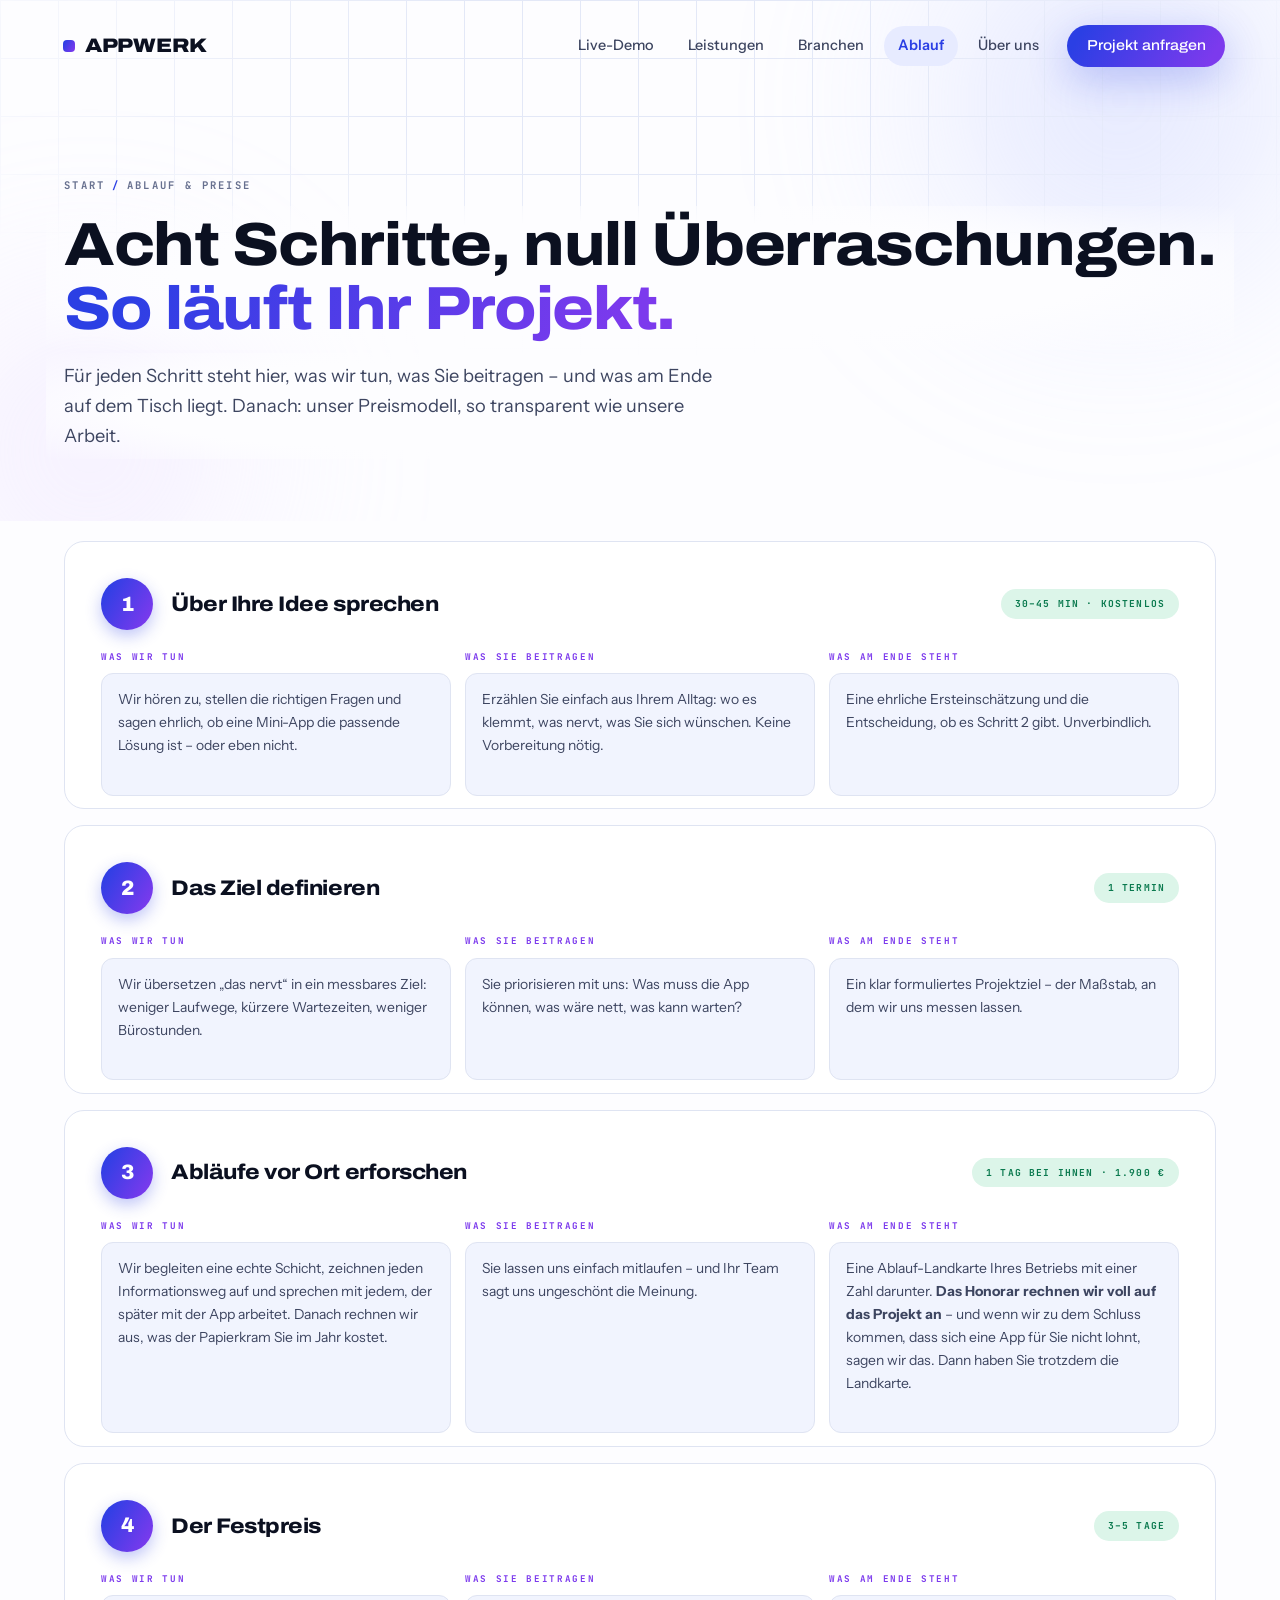
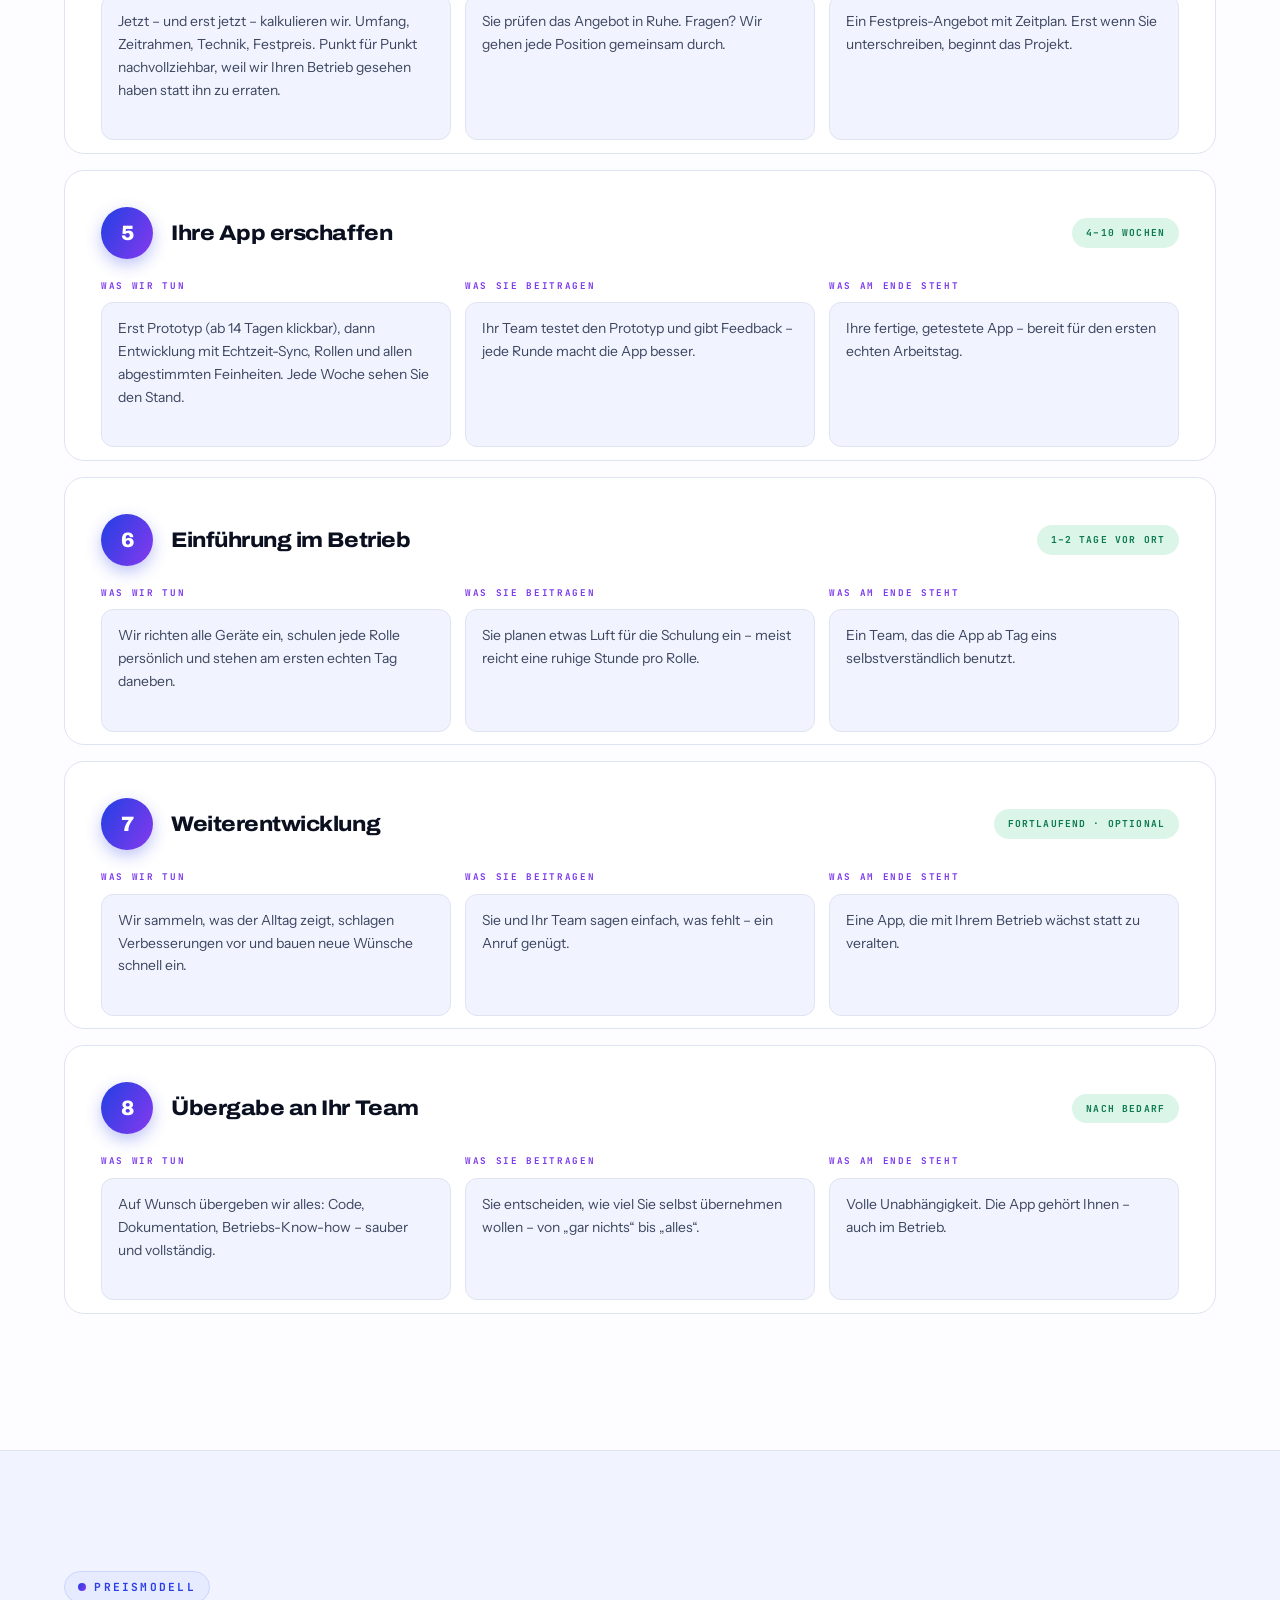
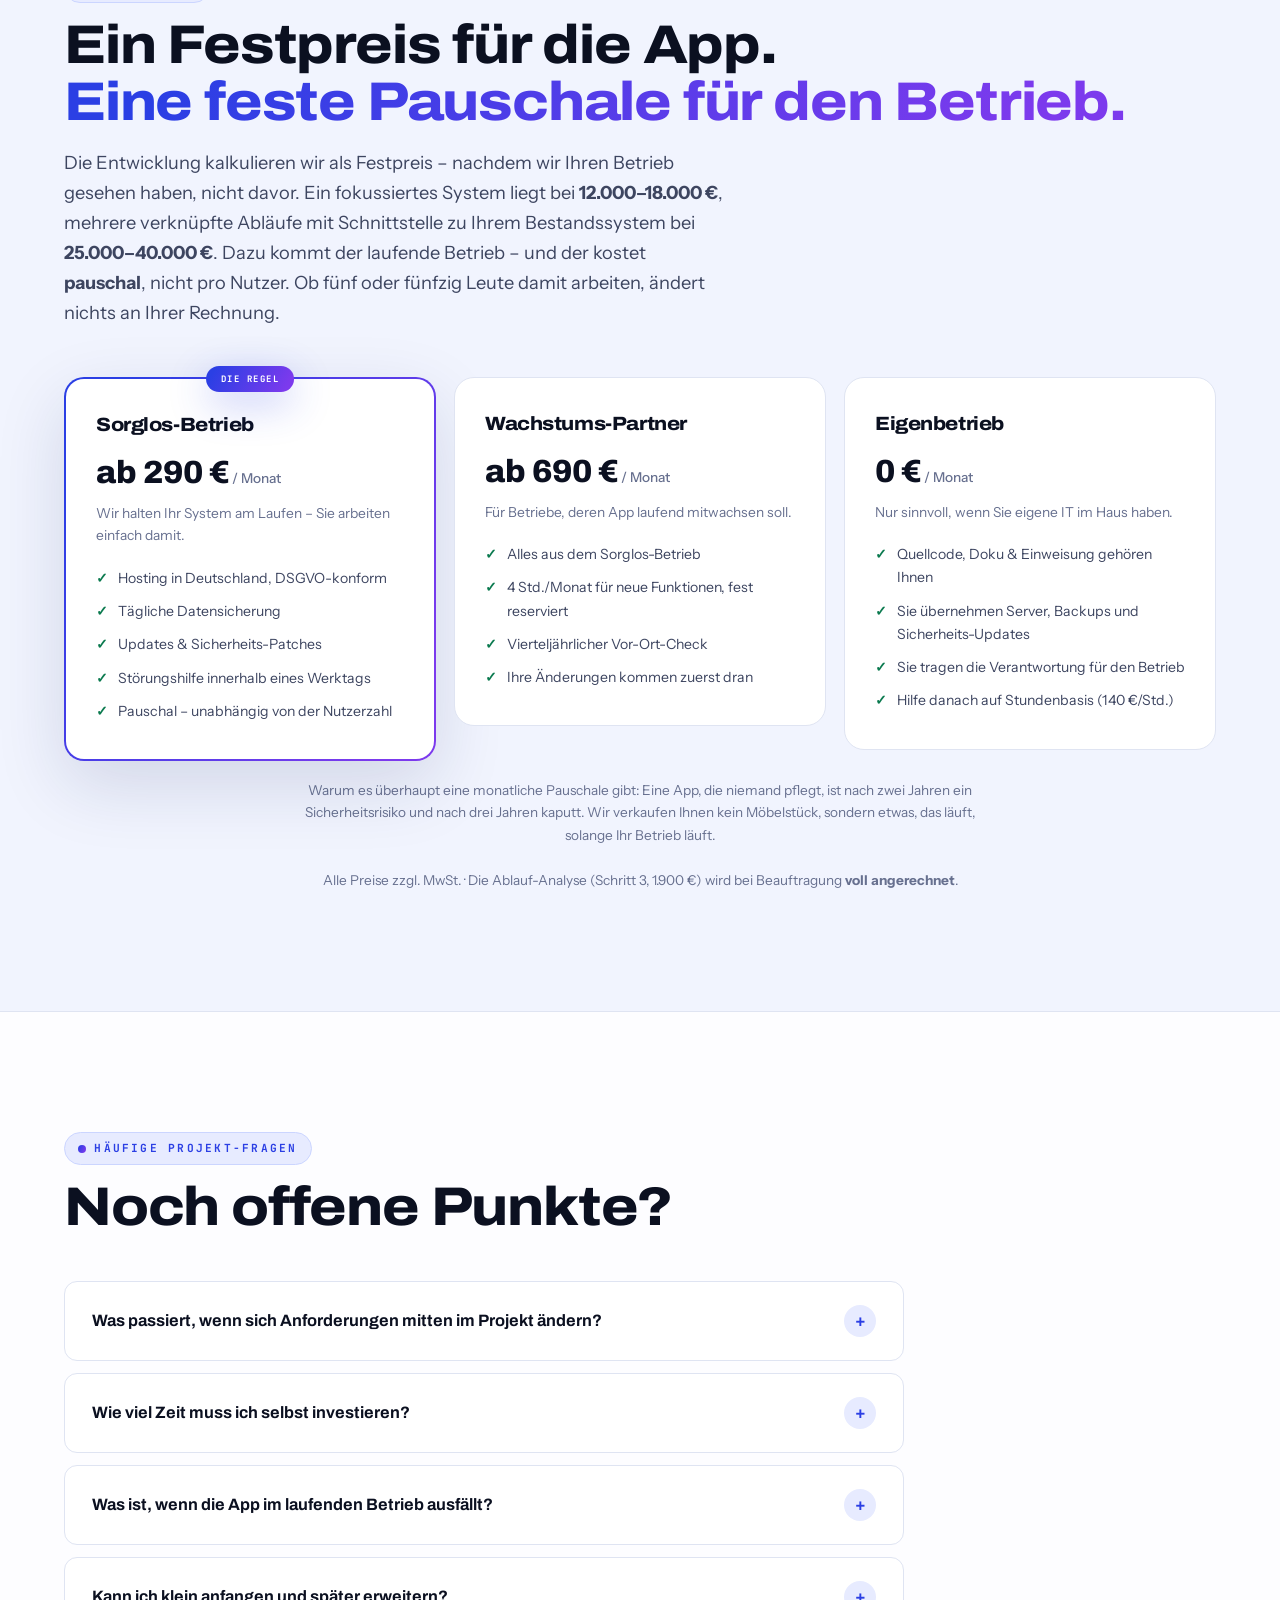
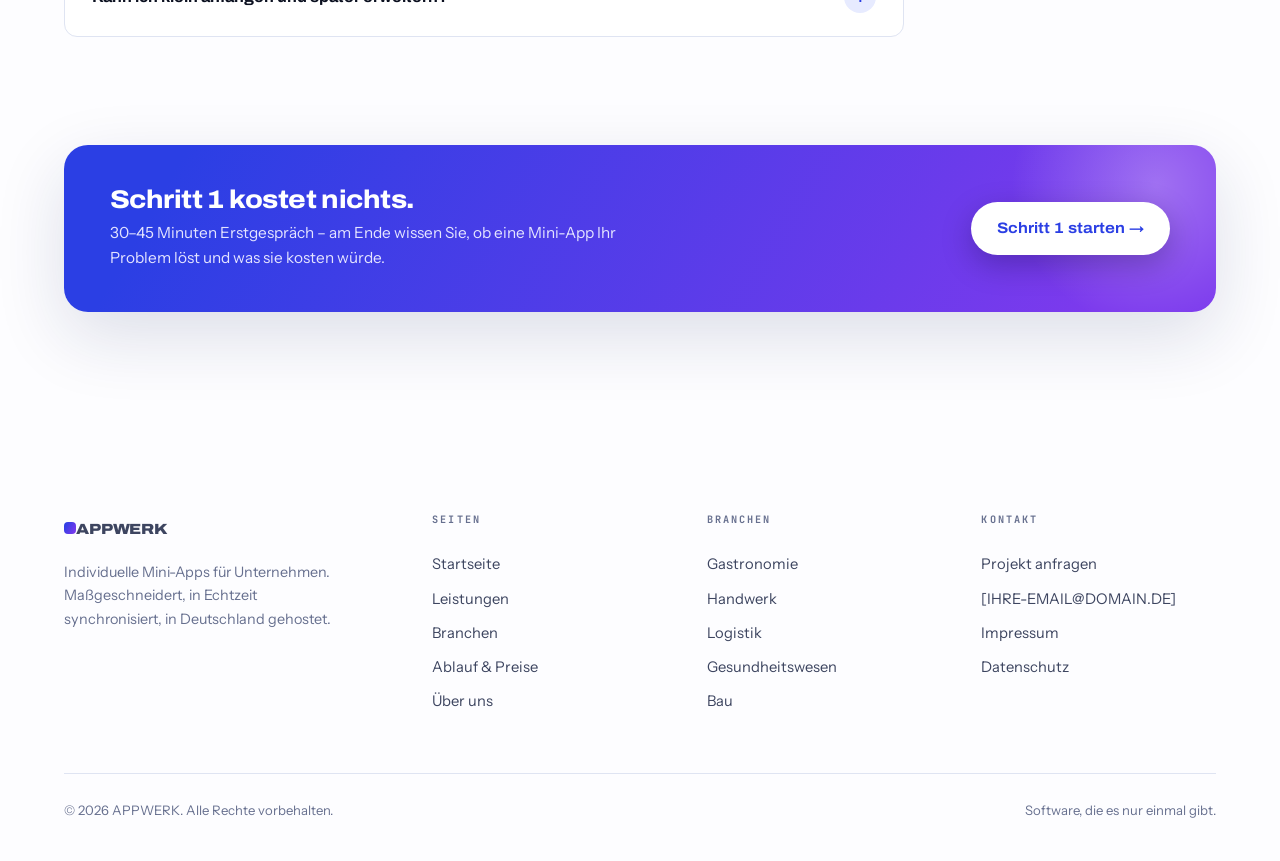
<file: ablauf.html>
<!DOCTYPE html>
<html lang="de">
<head>
<meta charset="UTF-8">
<meta name="viewport" content="width=device-width, initial-scale=1.0">
<title>Ablauf & Preise im Detail · APPWERK</title>
<meta name="description" content="Alle 8 Schritte im Detail: was wir tun, was Sie beitragen, was am Ende steht – plus transparentes Preismodell.">
<meta name="color-scheme" content="light">
<link rel="preconnect" href="https://fonts.bunny.net">
<link rel="preconnect" href="https://fonts.bunny.net" crossorigin>
<link href="https://fonts.bunny.net/css2?family=Archivo:wdth,wght@62..125,300..900&family=Instrument+Sans:wght@400;500;600&family=JetBrains+Mono:wght@400;500;700&display=swap" rel="stylesheet">
<style>
/* ============================================================
   APPWERK · Design System (hell · hoher Kontrast · Kobalt/Violett)
   ============================================================ */
:root{
  --ink:#0B1020;          /* Text */
  --ink-2:#3D4560;        /* Sekundärtext */
  --ink-3:#67708F;        /* Tertiärtext */
  --bg:#FDFDFF;           /* Seitengrund: fast weiß */
  --bg-tint:#F1F4FE;      /* leicht blau getönte Flächen */
  --surface:#FFFFFF;
  --line:#DFE4F2;
  --line-strong:#C7CFEA;
  --cobalt:#2B3FE4;
  --cobalt-dark:#1E2FB8;
  --violet:#7C3AED;
  --grad:linear-gradient(120deg,#2B3FE4 10%,#7C3AED 90%);
  --cobalt-soft:#E7EBFF;
  --violet-soft:#F1E9FF;
  --coral:#E8401C;
  --coral-soft:#FFE9E2;
  --amber:#9A6A00;
  --amber-soft:#FFF3D6;
  --mint:#0B7A4F;
  --mint-soft:#DCF5E9;
  --radius:20px;
  --radius-sm:13px;
  --shadow:0 6px 24px rgba(24,34,90,.08);
  --shadow-lg:0 24px 70px rgba(24,34,90,.14);
  --glow:0 12px 40px rgba(43,63,228,.28);
  --font-display:"Archivo",sans-serif;
  --font-body:"Instrument Sans",sans-serif;
  --font-mono:"JetBrains Mono",monospace;
}
*{margin:0;padding:0;box-sizing:border-box}
html{scroll-behavior:smooth;scroll-padding-top:90px}
body{font-family:var(--font-body);background:var(--bg);color:var(--ink);line-height:1.65;-webkit-font-smoothing:antialiased;overflow-x:hidden}
img{max-width:100%}
a{color:inherit;text-decoration:none}
button{font-family:inherit;cursor:pointer}
::selection{background:var(--cobalt);color:#fff}
::-webkit-scrollbar{width:11px}
::-webkit-scrollbar-track{background:var(--bg-tint)}
::-webkit-scrollbar-thumb{background:linear-gradient(#2B3FE4,#7C3AED);border-radius:99px;border:3px solid var(--bg-tint)}

.wrap{max-width:1200px;margin:0 auto;padding:0 24px}
.section{padding:120px 0}
h1,h2,h3{font-family:var(--font-display);font-stretch:112%;line-height:1.05;letter-spacing:-.022em;font-weight:780}
h2{font-size:clamp(2.1rem,4.6vw,3.4rem);margin:.8rem 0 1.1rem}
.lead{font-size:1.14rem;color:var(--ink-2);max-width:660px}
.grad-text{background:var(--grad);-webkit-background-clip:text;background-clip:text;color:transparent}

.eyebrow{font-family:var(--font-mono);font-size:.7rem;font-weight:700;letter-spacing:.2em;text-transform:uppercase;color:var(--cobalt);display:inline-flex;align-items:center;gap:.7em;background:var(--cobalt-soft);border:1px solid #CBD5FF;padding:.55em 1.2em;border-radius:999px}
.eyebrow::before{content:"";width:8px;height:8px;border-radius:50%;background:var(--grad);display:inline-block}

/* Reveal (nur mit JS aktiv → Inhalt bleibt sonst sichtbar) */
html.js .rv{opacity:0;transform:translateY(28px);transition:opacity .75s ease,transform .75s cubic-bezier(.2,.7,.2,1)}
html.js .rv.in{opacity:1;transform:none}
.rv-d1{transition-delay:.08s}.rv-d2{transition-delay:.16s}.rv-d3{transition-delay:.24s}.rv-d4{transition-delay:.32s}

/* Scroll-Fortschritt oben */
.progress{position:fixed;top:0;left:0;height:4px;width:0;background:var(--grad);z-index:120;border-radius:0 99px 99px 0;box-shadow:0 0 12px rgba(43,63,228,.5)}

/* ============ NAV ============ */
.nav{position:fixed;top:14px;left:0;right:0;z-index:100;pointer-events:none}
.nav-inner{pointer-events:auto;display:flex;align-items:center;justify-content:space-between;height:64px;max-width:1200px;margin:0 auto;padding:0 14px 0 22px;border-radius:999px;transition:background .35s,box-shadow .35s,border-color .35s;border:1px solid transparent}
.nav.scrolled .nav-inner{background:rgba(255,255,255,.88);backdrop-filter:blur(16px);border-color:var(--line);box-shadow:var(--shadow)}
.logo{font-family:var(--font-display);font-stretch:118%;font-weight:860;font-size:1.22rem;letter-spacing:-.01em;display:flex;align-items:center;gap:.5em}
.logo-dot{width:12px;height:12px;background:var(--grad);border-radius:4px;display:inline-block;animation:logopulse 3.2s ease-in-out infinite}
@keyframes logopulse{0%,100%{transform:rotate(0) scale(1)}50%{transform:rotate(135deg) scale(1.12)}}
.nav-links{display:flex;gap:6px;align-items:center}
.nav-links a{font-size:.9rem;font-weight:500;color:var(--ink-2);position:relative;padding:8px 14px;border-radius:999px;transition:color .2s,background .2s}
.nav-links a:hover{color:var(--ink);background:var(--bg-tint)}
.nav-links a.active{color:var(--cobalt);background:var(--cobalt-soft);font-weight:600}
.btn{display:inline-flex;align-items:center;gap:.55em;font-family:var(--font-display);font-stretch:110%;font-weight:680;font-size:.95rem;padding:.9em 1.7em;border-radius:999px;border:none;transition:transform .22s,box-shadow .25s,filter .25s;position:relative;overflow:hidden}
.btn:hover{transform:translateY(-2px)}
.btn:active{transform:translateY(0) scale(.98)}
.btn:focus-visible,a:focus-visible,button:focus-visible{outline:3px solid var(--cobalt);outline-offset:3px}
.btn-primary{background:var(--grad);color:#fff;box-shadow:var(--glow)}
.btn-primary::after{content:"";position:absolute;top:0;left:-80%;width:50%;height:100%;background:linear-gradient(100deg,transparent,rgba(255,255,255,.45),transparent);transform:skewX(-20deg);transition:left .5s}
.btn-primary:hover::after{left:130%}
.btn-primary:hover{filter:brightness(1.06);box-shadow:0 16px 46px rgba(43,63,228,.4)}
.btn-ghost{background:#fff;color:var(--ink);border:1.5px solid var(--line-strong)}
.btn-ghost:hover{border-color:var(--cobalt);color:var(--cobalt)}
.burger{display:none;background:#fff;border:1px solid var(--line);border-radius:999px;flex-direction:column;gap:5px;padding:12px 13px}
.burger span{width:22px;height:2.5px;background:var(--ink);border-radius:2px;transition:.3s}
.mobile-menu{display:none;position:fixed;inset:0;background:rgba(253,253,255,.98);backdrop-filter:blur(10px);z-index:99;padding:110px 28px 40px;flex-direction:column;gap:4px}
.mobile-menu.open{display:flex}
.mobile-menu a{font-family:var(--font-display);font-size:1.6rem;font-weight:750;padding:16px 0;border-bottom:1px solid var(--line);display:flex;justify-content:space-between;align-items:center}
.mobile-menu a::after{content:"→";color:var(--cobalt)}

/* ============ HERO ============ */
.hero{padding:180px 0 100px;position:relative;overflow:hidden}
.hero-mesh{position:absolute;inset:0;pointer-events:none}
.hero-mesh::before,.hero-mesh::after{content:"";position:absolute;border-radius:50%;filter:blur(90px);opacity:.5}
.hero-mesh::before{width:560px;height:560px;top:-180px;right:-120px;background:radial-gradient(circle,#B9C4FF,transparent 65%);animation:drift 16s ease-in-out infinite alternate}
.hero-mesh::after{width:460px;height:460px;bottom:-160px;left:-140px;background:radial-gradient(circle,#E4D4FF,transparent 65%);animation:drift 19s ease-in-out infinite alternate-reverse}
@keyframes drift{from{transform:translate(0,0) scale(1)}to{transform:translate(60px,40px) scale(1.12)}}
.hero-grid-bg{position:absolute;inset:0;background-image:linear-gradient(#E3E8F7 1px,transparent 1px),linear-gradient(90deg,#E3E8F7 1px,transparent 1px);background-size:58px 58px;mask-image:radial-gradient(ellipse 85% 75% at 50% 15%,#000 25%,transparent 72%)}
.hero-inner{position:relative;display:grid;grid-template-columns:1.08fr .92fr;gap:64px;align-items:center}
.hero h1{font-size:clamp(2.7rem,5.8vw,4.6rem);margin:1.3rem 0 1.4rem;position:relative}
.hero .lead{margin-bottom:2.2rem;position:relative}
.hero-ctas{display:flex;gap:14px;flex-wrap:wrap;margin-bottom:2.8rem}
.hero-trust{display:grid;grid-template-columns:repeat(3,1fr);align-items:start;margin-top:6px;max-width:660px}
.hero-trust div{font-size:.84rem;color:var(--ink-3);padding:2px 24px;border-left:2px solid var(--line);line-height:1.55}
.hero-trust div:first-child{padding-left:0;border-left:none}
.hero-trust strong{display:block;font-family:var(--font-display);font-size:1.35rem;font-weight:820;margin-bottom:6px;white-space:nowrap;background:var(--grad);-webkit-background-clip:text;background-clip:text;color:transparent}

/* Hero-Mockup */
.hero-visual{position:relative}
.hero-visual::before{content:"";position:absolute;inset:-8% -6%;background:var(--grad);opacity:.1;border-radius:40px;transform:rotate(-3deg)}
.sync-card{background:#fff;border:1px solid var(--line);border-radius:var(--radius);box-shadow:var(--shadow-lg);padding:18px;position:relative}
.sync-card .bar{display:flex;gap:6px;margin-bottom:14px}
.sync-card .bar i{width:10px;height:10px;border-radius:50%;background:var(--line)}
.sync-card .bar i:first-child{background:#FF7A59}
.sync-card .bar i:nth-child(2){background:#FFC53D}
.sync-card .bar i:nth-child(3){background:#3AC98A}
.sc-title{font-family:var(--font-mono);font-size:.68rem;letter-spacing:.18em;text-transform:uppercase;color:var(--ink-3);margin-bottom:10px}
.sc-row{display:flex;align-items:center;justify-content:space-between;gap:8px;background:var(--bg-tint);border-radius:11px;padding:10px 14px;margin-bottom:8px;font-size:.88rem;font-weight:500;opacity:0;animation:rowin .5s forwards}
.sc-row .tag{font-family:var(--font-mono);font-size:.66rem;padding:3px 10px;border-radius:999px;background:var(--cobalt-soft);color:var(--cobalt);white-space:nowrap}
.sc-row .tag.warm{background:var(--amber-soft);color:var(--amber)}
.sc-row .tag.done{background:var(--mint-soft);color:var(--mint)}
.sc-row .tag.hot{background:var(--coral-soft);color:var(--coral)}
@keyframes rowin{from{opacity:0;transform:translateX(-14px)}to{opacity:1;transform:none}}
.sync-card.small{position:absolute;width:62%;padding:14px;z-index:2}
.sync-card.kitchen{top:-46px;right:-16px;transform:rotate(2.5deg)}
.sync-card.bar-c{bottom:-50px;left:-22px;transform:rotate(-2.5deg)}
.sync-badge{position:absolute;top:37%;left:-16px;background:var(--grad);color:#fff;font-family:var(--font-mono);font-size:.68rem;font-weight:700;padding:9px 15px;border-radius:999px;box-shadow:var(--glow);display:flex;align-items:center;gap:8px;z-index:3}
.sync-badge .dot{width:8px;height:8px;border-radius:50%;background:#7CFFC0;animation:blink 1.4s infinite}
@keyframes blink{0%,100%{opacity:1}50%{opacity:.25}}
.float{animation:float 7s ease-in-out infinite}
@keyframes float{0%,100%{transform:translateY(0)}50%{transform:translateY(-12px)}}
.sync-card.kitchen.float{animation-name:floatr1}
@keyframes floatr1{0%,100%{transform:rotate(2.5deg) translateY(0)}50%{transform:rotate(2.5deg) translateY(-12px)}}
.sync-card.bar-c.float{animation-name:floatr2}
@keyframes floatr2{0%,100%{transform:rotate(-2.5deg) translateY(0)}50%{transform:rotate(-2.5deg) translateY(-12px)}}

/* ============ KPI ============ */
.kpis{padding:26px 0 0}
.kpi-grid{display:grid;grid-template-columns:repeat(4,1fr);gap:16px;perspective:1100px}
.kpi{background:#fff;border:1px solid var(--line);border-radius:var(--radius);padding:30px 26px;transition:box-shadow .3s,border-color .3s;position:relative;overflow:hidden;transform-style:preserve-3d;will-change:transform}
.kpi::before{content:"";position:absolute;top:0;left:0;right:0;height:4px;background:var(--grad);transform:scaleX(0);transform-origin:left;transition:transform .4s}
.kpi:hover{box-shadow:var(--shadow-lg);border-color:#B9C4FF}
.kpi:hover::before{transform:scaleX(1)}
.kpi b{font-family:var(--font-display);font-size:2.4rem;font-weight:830;letter-spacing:-.02em;display:block;line-height:1}
.kpi b span{background:var(--grad);-webkit-background-clip:text;background-clip:text;color:transparent}
.kpi p{font-size:.88rem;color:var(--ink-3);margin-top:9px}
.kpi small{font-family:var(--font-mono);font-size:.62rem;font-weight:700;letter-spacing:.16em;text-transform:uppercase;color:var(--violet);display:block;margin-bottom:12px}

/* ============ LIVE-DEMO (hell & glasklar) ============ */
.demo-head{max-width:740px;margin-bottom:46px}
.demo-shell{background:linear-gradient(180deg,#F4F6FF,#EDF0FF);border:1px solid #D5DCFA;border-radius:28px;padding:26px;box-shadow:var(--shadow-lg);position:relative;overflow:hidden}
.demo-shell::before{content:"";position:absolute;top:-140px;right:-140px;width:380px;height:380px;background:radial-gradient(circle,rgba(124,58,237,.14),transparent 70%);pointer-events:none}
.demo-topbar{display:flex;align-items:center;justify-content:space-between;margin-bottom:20px;position:relative;z-index:2;flex-wrap:wrap;gap:10px}
.demo-topbar .name{font-family:var(--font-mono);color:var(--cobalt);font-weight:700;font-size:.76rem;letter-spacing:.16em}
.demo-live{display:flex;align-items:center;gap:8px;font-family:var(--font-mono);font-size:.68rem;font-weight:700;color:var(--mint);background:var(--mint-soft);border:1px solid #A9E5C9;padding:7px 15px;border-radius:999px}
.demo-live .dot{width:7px;height:7px;border-radius:50%;background:#12B573;animation:blink 1.4s infinite}
.demo-grid{display:grid;grid-template-columns:1.05fr 1fr 1fr;gap:16px;position:relative;z-index:2}
.panel{background:#fff;border:1px solid var(--line);border-radius:18px;padding:16px;min-height:400px;display:flex;flex-direction:column;position:relative;transition:box-shadow .3s,border-color .3s;box-shadow:0 3px 14px rgba(24,34,90,.05)}
.panel.pulse{border-color:var(--cobalt);box-shadow:0 0 0 4px rgba(43,63,228,.18),var(--shadow)}
.panel-h{display:flex;align-items:center;justify-content:space-between;margin-bottom:14px}
.panel-h b{font-family:var(--font-display);font-stretch:112%;font-size:1.05rem}
.panel-h .chip{font-family:var(--font-mono);font-size:.6rem;font-weight:700;letter-spacing:.1em;padding:4px 11px;border-radius:999px}
.chip-k{background:var(--coral-soft);color:var(--coral)}
.chip-b{background:var(--amber-soft);color:var(--amber)}
.chip-s{background:var(--cobalt-soft);color:var(--cobalt)}
.table-select{display:flex;gap:8px;margin-bottom:14px}
.table-btn{flex:1;background:var(--bg-tint);border:1.5px solid var(--line);color:var(--ink-2);font-family:var(--font-mono);font-size:.7rem;font-weight:700;padding:9px 4px;border-radius:10px;transition:.2s}
.table-btn:hover{border-color:var(--cobalt);color:var(--cobalt)}
.table-btn.active{background:var(--grad);border-color:transparent;color:#fff;box-shadow:0 4px 14px rgba(43,63,228,.3)}
.item-grid{display:grid;grid-template-columns:1fr 1fr;gap:8px;margin-bottom:14px}
.item-btn{background:#fff;border:1.5px solid var(--line);color:var(--ink);font-size:.82rem;font-weight:600;padding:11px 10px;border-radius:11px;display:flex;flex-direction:column;gap:2px;align-items:flex-start;transition:.18s;text-align:left}
.item-btn small{font-family:var(--font-mono);font-size:.58rem;font-weight:500;color:var(--ink-3);letter-spacing:.08em}
.item-btn:hover{border-color:var(--cobalt);transform:translateY(-2px);box-shadow:0 6px 16px rgba(43,63,228,.14);background:#FBFCFF}
.item-btn:active{transform:scale(.96)}
.order-list{flex:1;overflow-y:auto;display:flex;flex-direction:column;gap:8px;scrollbar-width:thin;scrollbar-color:var(--line) transparent}
.order-empty{color:var(--ink-3);font-size:.8rem;text-align:center;margin:auto;font-family:var(--font-mono);line-height:1.9;padding:0 12px}
.order-card{background:var(--bg-tint);border:1px solid var(--line);border-radius:12px;padding:10px 13px;animation:cardin .45s cubic-bezier(.2,.9,.3,1.3);display:flex;align-items:center;justify-content:space-between;gap:8px}
@keyframes cardin{from{opacity:0;transform:translateY(14px) scale(.92)}to{opacity:1;transform:none}}
.order-card .info{min-width:0}
.order-card .info b{font-size:.84rem;font-weight:650;display:block}
.order-card .info span{font-family:var(--font-mono);font-size:.6rem;color:var(--ink-3)}
.status-btn{border:none;font-family:var(--font-mono);font-size:.6rem;font-weight:700;padding:7px 12px;border-radius:999px;white-space:nowrap;transition:.2s}
.st-new{background:var(--coral-soft);color:var(--coral)}
.st-work{background:var(--amber-soft);color:var(--amber)}
.st-done{background:var(--mint-soft);color:var(--mint)}
.status-btn:hover{filter:brightness(.94);transform:scale(1.05)}
.svc-status{font-family:var(--font-mono);font-size:.58rem;font-weight:700;padding:6px 11px;border-radius:999px;white-space:nowrap}
.demo-log{margin-top:16px;background:#fff;border:1px solid var(--line);border-radius:13px;padding:13px 17px;font-family:var(--font-mono);font-size:.7rem;color:var(--ink-2);display:flex;align-items:center;gap:10px;position:relative;z-index:2;min-height:46px}
.demo-log .lbl{color:var(--violet);font-weight:700;flex-shrink:0}
.demo-log .msg{white-space:nowrap;overflow:hidden;text-overflow:ellipsis}
.demo-note{margin-top:20px;font-size:.9rem;color:var(--ink-3);text-align:center}
.demo-note b{color:var(--ink)}

/* ============ LEISTUNGEN ============ */
.services{background:var(--bg-tint);border-top:1px solid var(--line);border-bottom:1px solid var(--line)}
.svc-grid{display:grid;grid-template-columns:repeat(4,1fr);gap:18px;margin-top:46px;perspective:1100px}
.svc{border:1px solid var(--line);border-radius:var(--radius);padding:32px 28px;position:relative;overflow:hidden;transition:box-shadow .3s,border-color .3s;background:#fff;transform-style:preserve-3d;will-change:transform}
.svc:hover{box-shadow:var(--shadow-lg);border-color:#B9C4FF}
.svc::before{content:"";position:absolute;top:0;left:0;right:0;height:4px;background:var(--grad);transform:scaleX(0);transform-origin:left;transition:transform .4s}
.svc:hover::before{transform:scaleX(1)}
.svc .ico{width:54px;height:54px;border-radius:15px;background:var(--grad);display:grid;place-items:center;margin-bottom:20px;font-size:1.4rem;box-shadow:0 6px 18px rgba(43,63,228,.28)}
.svc h3{font-size:1.16rem;margin-bottom:10px}
.svc p{font-size:.9rem;color:var(--ink-3)}
.svc .tagline{font-family:var(--font-mono);font-size:.6rem;font-weight:700;letter-spacing:.16em;text-transform:uppercase;color:var(--violet);display:block;margin-top:18px}

/* ============ ERGEBNIS · Vorher/Nachher ============ */
.ba-switch-row{display:flex;align-items:center;gap:22px;margin:46px 0 36px;flex-wrap:wrap}
.ba-label{font-family:var(--font-mono);font-size:.72rem;font-weight:700;letter-spacing:.18em;color:var(--ink-3);transition:color .3s}
.ba-label.on{color:var(--cobalt)}
.ba-switch{position:relative;width:96px;height:48px;border-radius:999px;border:2px solid var(--line-strong);background:#fff;transition:background .35s,border-color .35s,box-shadow .35s;flex-shrink:0}
.ba-switch:hover{border-color:var(--cobalt)}
.ba-switch[aria-checked="true"]{background:var(--grad);border-color:transparent;box-shadow:var(--glow)}
.ba-knob{position:absolute;top:4px;left:4px;width:36px;height:36px;border-radius:50%;background:var(--ink);transition:transform .45s cubic-bezier(.3,1.4,.4,1),background .35s;display:grid;place-items:center}
.ba-knob::after{content:"✕";color:#fff;font-size:.75rem;font-family:var(--font-mono);transition:.3s}
.ba-switch[aria-checked="true"] .ba-knob{transform:translateX(48px);background:#fff}
.ba-switch[aria-checked="true"] .ba-knob::after{content:"✓";color:var(--cobalt);font-weight:700}
.ba-hint{animation:nudge 2.4s ease-in-out infinite}
@keyframes nudge{0%,100%{transform:scale(1)}50%{transform:scale(1.07)}}
.ba-grid{display:grid;grid-template-columns:repeat(3,1fr);gap:18px}
.ba-card{perspective:1400px;min-height:270px;cursor:pointer;outline:none}
.ba-inner{position:relative;width:100%;height:100%;min-height:270px;transform-style:preserve-3d;transition:transform .7s cubic-bezier(.35,.9,.3,1)}
.ba-card.flipped .ba-inner{transform:rotateY(180deg)}
.ba-card:focus-visible .ba-inner{outline:3px solid var(--cobalt);outline-offset:3px;border-radius:var(--radius)}
.ba-face{position:absolute;inset:0;backface-visibility:hidden;-webkit-backface-visibility:hidden;border-radius:var(--radius);padding:28px 27px;display:flex;flex-direction:column;gap:10px}
.ba-front{background:#fff;border:1px solid var(--line);box-shadow:0 3px 16px rgba(24,34,90,.05)}
.ba-front h3{font-size:1.16rem}
.ba-front p{font-size:.9rem;color:var(--ink-3)}
.ba-front .ba-tag{color:var(--coral);background:var(--coral-soft)}
.ba-card:hover .ba-front{border-color:#F0B9A8}
.ba-back{background:var(--grad);color:#fff;transform:rotateY(180deg);box-shadow:0 20px 54px rgba(60,50,220,.35)}
.ba-back h3{font-size:1.16rem;color:#fff}
.ba-back p{font-size:.9rem;color:#E4E4FF}
.ba-back b{margin-top:auto;font-family:var(--font-display);font-stretch:112%;font-size:1.02rem;background:rgba(255,255,255,.18);border:1px solid rgba(255,255,255,.4);border-radius:999px;padding:.5em 1.15em;align-self:flex-start}
.ba-back .ba-tag{color:#fff;background:rgba(255,255,255,.22)}
.ba-tag{font-family:var(--font-mono);font-size:.58rem;font-weight:700;letter-spacing:.16em;padding:5px 12px;border-radius:999px;align-self:flex-start}
.ba-branches{margin-top:56px;text-align:center}
.ba-branches>span{font-family:var(--font-mono);font-size:.66rem;font-weight:700;letter-spacing:.2em;text-transform:uppercase;color:var(--ink-3)}
.ba-chip-row{display:flex;gap:10px;flex-wrap:wrap;justify-content:center;margin-top:16px}
.ba-chip-row i{font-style:normal;font-size:.9rem;font-weight:550;background:#fff;border:1px solid var(--line);border-radius:999px;padding:.55em 1.2em;transition:transform .2s,border-color .2s,box-shadow .2s}
.ba-chip-row i:hover{transform:translateY(-3px);border-color:var(--cobalt);box-shadow:var(--shadow)}
.ba-you{background:var(--grad) !important;color:#fff;border-color:transparent !important;box-shadow:var(--glow)}
.ba-cta{margin-top:56px;background:var(--grad);color:#fff;border-radius:24px;padding:42px 46px;display:flex;align-items:center;justify-content:space-between;gap:26px;flex-wrap:wrap;position:relative;overflow:hidden;box-shadow:var(--shadow-lg)}
.ba-cta::before{content:"";position:absolute;top:-110px;right:-90px;width:300px;height:300px;background:radial-gradient(circle,rgba(255,255,255,.28),transparent 68%)}
.ba-cta h3{font-size:1.6rem;margin-bottom:6px;position:relative;color:#fff}
.ba-cta p{color:#E4E4FF;font-size:.96rem;max-width:520px;position:relative}
.ba-cta .btn{position:relative;flex-shrink:0;background:#fff;color:var(--cobalt);box-shadow:0 10px 30px rgba(0,0,30,.25)}
.ba-cta .btn:hover{filter:none;transform:translateY(-2px) scale(1.02)}

/* ============ WARUM (hell) ============ */
.why{background:var(--bg-tint);border-top:1px solid var(--line);border-bottom:1px solid var(--line)}
.compare{display:grid;grid-template-columns:1fr 1fr;gap:18px;margin-top:50px}
.cmp{border-radius:var(--radius);padding:38px 34px;border:1px solid var(--line)}
.cmp.std{background:#fff}
.cmp.us{background:var(--grad);border-color:transparent;box-shadow:0 22px 60px rgba(60,50,220,.3);color:#fff}
.cmp h3{font-size:1.32rem;margin-bottom:22px;display:flex;align-items:center;gap:12px;flex-wrap:wrap}
.cmp.us h3{color:#fff}
.cmp ul{list-style:none;display:flex;flex-direction:column;gap:15px}
.cmp li{display:flex;gap:12px;font-size:.95rem;color:var(--ink-2);align-items:flex-start}
.cmp.us li{color:#EDEDFF}
.cmp li::before{content:"✕";font-family:var(--font-mono);font-weight:700;font-size:.8rem;color:var(--coral);background:var(--coral-soft);width:22px;height:22px;border-radius:50%;display:grid;place-items:center;flex-shrink:0;margin-top:1px}
.cmp.us li::before{content:"✓";color:#fff;background:rgba(255,255,255,.22)}
.cmp .badge{font-family:var(--font-mono);font-size:.58rem;font-weight:700;letter-spacing:.16em;text-transform:uppercase;padding:6px 13px;border-radius:999px}
.cmp.std .badge{background:var(--bg-tint);color:var(--ink-3);border:1px solid var(--line)}
.cmp.us .badge{background:rgba(255,255,255,.2);color:#fff}

/* ============ PROZESS · Schlangenpfad ============ */
.steps{position:relative;max-width:980px;margin:76px auto 0}
.steps-svg{position:absolute;inset:0;width:100%;height:100%;pointer-events:none;overflow:visible;z-index:0}
#stepsBase{fill:none;stroke:var(--line-strong);stroke-width:3;stroke-linecap:round;stroke-dasharray:1 13}
#stepsProg{fill:none;stroke:url(#stepsGradient);stroke-width:4;stroke-linecap:round;filter:drop-shadow(0 0 8px rgba(43,63,228,.45));will-change:stroke-dashoffset}
.step{display:grid;grid-template-columns:1fr 96px 1fr;align-items:center;margin-bottom:36px;position:relative;perspective:1100px}
.step-num{display:grid;place-items:center;position:relative;z-index:2}
.step-num span{position:relative;width:68px;height:68px;border-radius:50%;background:#fff;border:3px solid var(--line-strong);display:grid;place-items:center;font-family:var(--font-display);font-stretch:112%;font-weight:860;font-size:1.55rem;color:var(--ink-3);transition:background .35s,border-color .35s,color .35s,transform .35s,box-shadow .35s}
.step-num span::after{content:"";position:absolute;inset:-9px;border-radius:50%;border:2px dashed var(--cobalt);opacity:0;transform:scale(.7);transition:opacity .35s,transform .5s}
.step:hover .step-num span{transform:scale(1.12) rotate(-8deg);border-color:var(--cobalt);color:var(--cobalt)}
.step:hover .step-num span::after{opacity:1;transform:scale(1);animation:ringspin 7s linear infinite}
@keyframes ringspin{to{transform:scale(1) rotate(360deg)}}
.step.done .step-num span{background:var(--grad);border-color:transparent;color:#fff;transform:scale(1.08);box-shadow:var(--glow)}
.step-card{background:#fff;border:1px solid var(--line);border-radius:var(--radius);padding:29px 31px;transition:box-shadow .3s,border-color .3s;position:relative;z-index:1;transform-style:preserve-3d;will-change:transform;box-shadow:0 3px 14px rgba(24,34,90,.05)}
.step-card::after{content:"";position:absolute;top:50%;width:14px;height:14px;background:#fff;border:1px solid var(--line);transform:translateY(-50%) rotate(45deg)}
.step.s-left .step-card::after{right:-8px;border-left:none;border-bottom:none}
.step.s-right .step-card::after{left:-8px;border-right:none;border-top:none}
.step-card:hover{box-shadow:0 18px 48px rgba(43,63,228,.16);border-color:#B9C4FF}
.step.done .step-card{border-color:#B9C4FF}
.step-card h3{font-size:1.18rem;margin-bottom:8px}
.step-card p{font-size:.9rem;color:var(--ink-3)}
.step-cta{display:inline-flex;align-items:center;gap:.4em;margin-top:16px;font-family:var(--font-mono);font-size:.68rem;letter-spacing:.14em;text-transform:uppercase;color:var(--cobalt);font-weight:700;border-bottom:2px solid var(--cobalt);padding-bottom:3px;transition:gap .2s}
.step-cta:hover{gap:.85em}
.step.s-left .step-card{text-align:right}
.step.s-left .step-card p{margin-left:auto}

/* ============ FAQ ============ */
.faq-list{margin-top:46px;max-width:840px}
.faq{background:#fff;border:1px solid var(--line);border-radius:var(--radius-sm);margin-bottom:12px;overflow:hidden;transition:box-shadow .25s,border-color .25s}
.faq[open]{box-shadow:var(--shadow);border-color:#B9C4FF}
.faq summary{list-style:none;display:flex;justify-content:space-between;align-items:center;gap:16px;padding:23px 27px;font-family:var(--font-display);font-weight:680;font-size:1.03rem;cursor:pointer}
.faq summary::-webkit-details-marker{display:none}
.faq summary .pl{width:32px;height:32px;border-radius:50%;background:var(--cobalt-soft);color:var(--cobalt);display:grid;place-items:center;flex-shrink:0;font-weight:800;transition:transform .3s,background .3s,color .3s}
.faq[open] summary .pl{transform:rotate(45deg);background:var(--grad);color:#fff}
.faq .a{padding:0 27px 25px;color:var(--ink-2);font-size:.95rem;max-width:700px}

/* ============ KONTAKT (hell & lesbar) ============ */
.contact-card{background:#fff;border:1px solid var(--line);border-radius:32px;margin:0 24px;overflow:hidden;box-shadow:var(--shadow-lg)}
.contact-inner{display:grid;grid-template-columns:1fr 1.05fr}
.contact-info{background:var(--grad);color:#fff;padding:70px 56px;position:relative;overflow:hidden}
.contact-info::before{content:"";position:absolute;top:-130px;right:-130px;width:340px;height:340px;background:radial-gradient(circle,rgba(255,255,255,.28),transparent 68%)}
.contact-info .eyebrow{background:rgba(255,255,255,.16);border-color:rgba(255,255,255,.35);color:#fff}
.contact-info .eyebrow::before{background:#fff}
.contact-info h2{color:#fff;position:relative}
.contact-info>p{color:#E4E4FF;position:relative;max-width:440px}
.contact-points{margin-top:36px;display:flex;flex-direction:column;gap:20px;position:relative}
.cp{display:flex;gap:16px;align-items:flex-start}
.cp .i{width:44px;height:44px;border-radius:12px;background:rgba(255,255,255,.16);border:1px solid rgba(255,255,255,.3);display:grid;place-items:center;flex-shrink:0;font-size:1.15rem}
.cp b{display:block;font-size:.96rem}
.cp span{font-size:.84rem;color:#D9DBFF}
.form{padding:70px 56px}
.form h3{font-size:1.35rem;margin-bottom:26px}
.f-row{display:grid;grid-template-columns:1fr 1fr;gap:14px}
.form label{display:block;font-family:var(--font-mono);font-size:.62rem;font-weight:700;letter-spacing:.14em;text-transform:uppercase;color:var(--ink-3);margin:0 0 7px}
.form input,.form select,.form textarea{width:100%;background:var(--bg-tint);border:1.5px solid var(--line);border-radius:11px;color:var(--ink);font-family:var(--font-body);font-size:.95rem;padding:13px 16px;margin-bottom:18px;transition:border-color .2s,background .2s,box-shadow .2s}
.form input:focus,.form select:focus,.form textarea:focus{outline:none;border-color:var(--cobalt);background:#fff;box-shadow:0 0 0 4px rgba(43,63,228,.12)}
.form input::placeholder,.form textarea::placeholder{color:#9AA3C0}
.form textarea{resize:vertical;min-height:120px}
.form .btn{width:100%;justify-content:center}
.form-ok{display:none;text-align:center;padding:80px 30px}
.form-ok .big{font-size:3.2rem;margin-bottom:16px}
.form-ok h3{font-size:1.55rem;margin-bottom:10px}
.form-ok p{color:var(--ink-3)}

/* ============ FOOTER ============ */
footer{padding:80px 0 40px}
.foot-grid{display:grid;grid-template-columns:1.4fr 1fr 1fr 1fr;gap:40px;margin-bottom:54px}
.foot-grid h4{font-family:var(--font-mono);font-size:.64rem;font-weight:700;letter-spacing:.2em;text-transform:uppercase;color:var(--ink-3);margin-bottom:18px}
.foot-grid a{display:block;font-size:.92rem;color:var(--ink-2);padding:5px 0;transition:color .2s,transform .2s}
.foot-grid a:hover{color:var(--cobalt);transform:translateX(3px)}
.foot-brand p{font-size:.9rem;color:var(--ink-3);margin-top:14px;max-width:290px}
.foot-bottom{border-top:1px solid var(--line);padding-top:26px;display:flex;justify-content:space-between;flex-wrap:wrap;gap:12px;font-size:.82rem;color:var(--ink-3)}

/* ============ RESPONSIVE ============ */
@media(max-width:1000px){
  .hero-inner{grid-template-columns:1fr;gap:100px}
  .hero-visual{max-width:520px;margin:0 auto}
  .kpi-grid{grid-template-columns:repeat(2,1fr)}
  .svc-grid{grid-template-columns:repeat(2,1fr)}
  .demo-grid{grid-template-columns:1fr}
  .panel{min-height:auto}
  .ba-grid{grid-template-columns:1fr 1fr}
  .compare{grid-template-columns:1fr}
  .contact-inner{grid-template-columns:1fr}
  .contact-info,.form{padding:52px 36px}
  .foot-grid{grid-template-columns:1fr 1fr}
}
@media(max-width:640px){
  .nav{top:10px}
  .nav-links{display:none}
  .burger{display:flex}
  .section{padding:84px 0}
  .hero{padding:140px 0 76px}
  .hero-trust{grid-template-columns:1fr;max-width:100%}
  .hero-trust div{padding:14px 0;border-left:none;border-top:1px solid var(--line)}
  .hero-trust div:first-child{padding-top:0;border-top:none}
  .kpi-grid{grid-template-columns:1fr 1fr}
  .svc-grid{grid-template-columns:1fr}
  .steps-svg{left:0}
  .step{grid-template-columns:56px 1fr;margin-bottom:22px}
  .step-spacer{display:none}
  .step-num{grid-column:1;grid-row:1}
  .step-num span{width:46px;height:46px;font-size:1.1rem;border-width:2.5px}
  .step-card{grid-column:2;grid-row:1;text-align:left !important;padding:22px}
  .step.s-left .step-card p{margin-left:0}
  .step.s-left .step-card::after{right:auto;left:-8px;border:1px solid var(--line);border-right:none;border-top:none;background:#fff}
  .ba-grid{grid-template-columns:1fr}
  .ba-cta{padding:32px 26px}
  .contact-card{margin:0 12px}
  .contact-info,.form{padding:44px 26px}
  .f-row{grid-template-columns:1fr}
}
@media(prefers-reduced-motion:reduce){
  *,*::before,*::after{animation-duration:.01ms !important;animation-iteration-count:1 !important;transition-duration:.01ms !important}
  html{scroll-behavior:auto}
  html.js .rv{opacity:1;transform:none}
}

/* ============ UNTERSEITEN · Komponenten ============ */
.page-hero{padding:170px 0 70px;position:relative;overflow:hidden}
.page-hero h1{font-size:clamp(2.4rem,5vw,3.8rem);margin:1.1rem 0 1.2rem}
.crumb{font-family:var(--font-mono);font-size:.66rem;font-weight:700;letter-spacing:.22em;color:var(--ink-3);text-transform:uppercase}
.crumb a:hover{color:var(--cobalt)}
.crumb i{font-style:normal;color:var(--cobalt);margin:0 .6em}

.detail{display:grid;grid-template-columns:1.05fr .95fr;gap:clamp(72px,9vw,140px);align-items:center;padding:120px 0;border-top:1px solid var(--line)}
.detail.first{border-top:none;padding-top:30px}
.detail.flip .d-media{order:-1}
.detail h2{font-size:clamp(1.7rem,3.1vw,2.35rem);margin:0 0 26px;line-height:1.16}
.d-kicker{font-family:var(--font-mono);font-size:.64rem;font-weight:700;letter-spacing:.2em;color:var(--violet);text-transform:uppercase}
.detail p.dp{color:var(--ink-2);margin:0 0 12px;line-height:1.85;font-size:1.03rem;max-width:56ch}
.check-list{list-style:none;display:grid;gap:26px;margin-top:44px}
.check-list li{display:flex;gap:16px;align-items:flex-start;font-size:.95rem;color:var(--ink-2);line-height:1.7;max-width:54ch}
.check-list li b{color:var(--ink);display:block;font-size:1.02rem;margin-bottom:4px;line-height:1.35}
.check-list li .txt{display:block}
.check-list li::before{content:"✓";flex-shrink:0;width:23px;height:23px;border-radius:50%;background:var(--mint-soft);color:var(--mint);font-weight:700;font-size:.75rem;display:grid;place-items:center;margin-top:2px}
.d-meta{display:flex;gap:11px;flex-wrap:wrap;margin-top:46px}
.d-meta span{font-family:var(--font-mono);font-size:.6rem;font-weight:700;letter-spacing:.12em;background:var(--bg-tint);border:1px solid var(--line);padding:7px 14px;border-radius:999px;color:var(--ink-2)}
.d-media{position:relative}
.d-media .sync-card{max-width:480px;margin:0 auto;padding:22px}
.ghost-num{position:absolute;top:-54px;left:-10px;font-family:var(--font-display);font-weight:900;font-size:8rem;background:linear-gradient(120deg,#E7EBFF,#F1E9FF);-webkit-background-clip:text;background-clip:text;color:transparent;line-height:1;pointer-events:none;user-select:none}

.price-grid{display:grid;grid-template-columns:repeat(3,1fr);gap:18px;margin-top:48px;align-items:start}
.price-card{background:#fff;border:1px solid var(--line);border-radius:var(--radius);padding:36px 30px;position:relative;transition:box-shadow .3s,border-color .3s,transform .3s}
.price-card:hover{box-shadow:var(--shadow-lg);border-color:#B9C4FF;transform:translateY(-4px)}
.price-card.pop{border:2px solid transparent;background:linear-gradient(#fff,#fff) padding-box,var(--grad) border-box;box-shadow:var(--shadow-lg)}
.price-card h3{font-size:1.2rem}
.price-card .pp{font-family:var(--font-display);font-size:2rem;font-weight:830;margin:12px 0 2px}
.price-card .pp small{font-size:.85rem;color:var(--ink-3);font-weight:500;font-family:var(--font-body)}
.price-card>p{font-size:.86rem;color:var(--ink-3)}
.pop-badge{position:absolute;top:-13px;left:50%;transform:translateX(-50%);background:var(--grad);color:#fff;font-family:var(--font-mono);font-size:.56rem;font-weight:700;letter-spacing:.16em;padding:6px 15px;border-radius:999px;box-shadow:var(--glow);white-space:nowrap}
.price-card ul{list-style:none;display:grid;gap:10px;margin-top:20px}
.price-card li{display:flex;gap:10px;font-size:.88rem;color:var(--ink-2);align-items:flex-start}
.price-card li::before{content:"✓";color:var(--mint);font-weight:700;flex-shrink:0}

.phase{background:#fff;border:1px solid var(--line);border-radius:var(--radius);padding:36px;margin-bottom:16px;transition:box-shadow .3s,border-color .3s}
.phase:hover{box-shadow:var(--shadow);border-color:#B9C4FF}
.phase-top{display:flex;align-items:center;gap:18px;margin-bottom:20px;flex-wrap:wrap}
.phase-top .n{width:52px;height:52px;border-radius:50%;background:var(--grad);color:#fff;display:grid;place-items:center;font-family:var(--font-display);font-weight:850;font-size:1.3rem;flex-shrink:0;box-shadow:0 6px 16px rgba(43,63,228,.3)}
.phase-top h3{font-size:1.32rem}
.phase-top .dur{margin-left:auto;font-family:var(--font-mono);font-size:.6rem;font-weight:700;letter-spacing:.12em;background:var(--mint-soft);color:var(--mint);padding:7px 14px;border-radius:999px}
.phase-cols{display:grid;grid-template-columns:1fr 1fr 1fr;gap:14px}
.phase-cols h4{font-family:var(--font-mono);font-size:.58rem;font-weight:700;letter-spacing:.18em;text-transform:uppercase;color:var(--violet);margin-bottom:8px}
.phase-cols p{font-size:.87rem;color:var(--ink-2);background:var(--bg-tint);border:1px solid var(--line);border-radius:12px;padding:14px 16px;height:100%}

.center-link{text-align:center;margin-top:44px}
.section-sub{background:var(--bg-tint);border-top:1px solid var(--line);border-bottom:1px solid var(--line)}
.mini-note{font-size:.85rem;color:var(--ink-3);margin-top:18px}
.mini-note a{color:var(--cobalt);font-weight:600;border-bottom:1.5px solid var(--cobalt)}

@media(max-width:1000px){
  .detail{grid-template-columns:1fr;gap:44px;padding:60px 0}
  .detail.flip .d-media{order:0}
  .price-grid{grid-template-columns:1fr}
  .phase-cols{grid-template-columns:1fr}
  .ghost-num{font-size:6rem;top:-40px}
}
@media(max-width:640px){
  .page-hero{padding:140px 0 56px}
  .phase{padding:26px 22px}
}


/* ============ Beispiel-Karten: sofort verständlich ============ */
.d-caption{max-width:480px;margin:18px auto 0;text-align:center;font-size:.84rem;color:var(--ink-3);line-height:1.55}
.d-caption b{color:var(--ink)}
.sc-group{font-family:var(--font-mono);font-size:.58rem;font-weight:700;letter-spacing:.16em;margin:16px 0 9px;display:flex;align-items:center;gap:10px;text-transform:uppercase}
.sc-group::after{content:"";flex:1;height:1px;background:var(--line)}
.sc-group.bad{color:var(--coral)}
.sc-group.good{color:var(--mint)}
.sc-group:first-of-type{margin-top:2px}
.sc-row .who{display:block;font-family:var(--font-mono);font-size:.58rem;color:var(--ink-3);font-weight:500;margin-top:2px}
.m-progress{height:9px;background:var(--bg-tint);border:1px solid var(--line);border-radius:99px;overflow:hidden;margin:4px 0 6px}
.m-progress i{display:block;height:100%;width:62%;background:var(--grad);border-radius:99px}
.m-progress-cap{font-family:var(--font-mono);font-size:.58rem;font-weight:700;color:var(--ink-3);letter-spacing:.12em;margin-bottom:12px;display:block}
@media(max-width:1000px){
  .detail{padding:72px 0}
}


/* ============ Leistungs-Nummer: sichtbar am Textanfang statt hinter der Karte ============ */
.d-num{display:flex;align-items:center;gap:16px;margin-bottom:30px}
.d-num .n{width:56px;height:56px;border-radius:50%;background:var(--grad);color:#fff;display:grid;place-items:center;font-family:var(--font-display);font-stretch:112%;font-weight:860;font-size:1.4rem;flex-shrink:0;box-shadow:0 8px 20px rgba(43,63,228,.3)}
.d-num .d-kicker{margin:0}


/* Fix: CTA-Button in der Navigation immer weiß auf Verlauf (Menü-Regel übersteuerte die Farbe) */
.nav-links a.btn-primary{color:#fff !important;background:var(--grad) !important}
.nav-links a.btn-primary:hover,.nav-links a.btn-primary.active{color:#fff !important;background:var(--grad) !important;filter:brightness(1.07)}

/* Live-Demo: Servieren-Schritt */
.serve-btn{border:none;font-family:var(--font-mono);font-size:.58rem;font-weight:700;padding:7px 12px;border-radius:999px;background:var(--grad);color:#fff;white-space:nowrap;cursor:pointer;box-shadow:0 4px 14px rgba(43,63,228,.35);animation:nudge 2s ease-in-out infinite}
.serve-btn:hover{filter:brightness(1.1)}
.order-card.out{opacity:0;transform:translateX(20px) scale(.95);transition:opacity .4s,transform .4s}
.order-card.servedcard{opacity:.72}


/* ============ KPI-Karten zum Umdrehen (Erklärung auf der Rückseite) ============ */
.kpi-flip{perspective:1200px;cursor:pointer;outline:none}
.kpi-inner{display:grid;width:100%;height:100%;transform-style:preserve-3d;transition:transform .65s cubic-bezier(.35,.9,.3,1)}
.kpi-flip.flipped .kpi-inner{transform:rotateY(180deg)}
.kpi-flip:focus-visible .kpi-inner{outline:3px solid var(--cobalt);outline-offset:3px;border-radius:var(--radius)}
.kpi-face{grid-area:1/1;backface-visibility:hidden;-webkit-backface-visibility:hidden;border-radius:var(--radius);padding:28px 26px;display:flex;flex-direction:column;min-height:100%}
.kpi-face.front{background:#fff;border:1px solid var(--line);box-shadow:0 3px 14px rgba(24,34,90,.05)}
.kpi-flip:hover .kpi-face.front{border-color:#B9C4FF;box-shadow:var(--shadow-lg)}
.kpi-face.back{background:var(--grad);color:#fff;transform:rotateY(180deg);box-shadow:0 16px 44px rgba(60,50,220,.32)}
.kpi-face.back h4{font-family:var(--font-mono);font-size:.6rem;font-weight:700;letter-spacing:.18em;color:#D9DBFF;margin-bottom:12px}
.kpi-face.back p{font-size:.88rem;color:#EDEDFF;line-height:1.6}
.kpi-hint{margin-top:auto;padding-top:16px;font-family:var(--font-mono);font-size:.58rem;font-weight:700;letter-spacing:.1em;color:var(--cobalt)}
.kpi-face.back .kpi-hint{color:#D9DBFF}


/* Ring dreht sich NUR um die zuletzt aktivierte Nummer – springt sofort zum nächsten Punkt */
.step.current .step-num span::after{opacity:1;transform:scale(1);border-color:var(--violet);animation:ringspin 6s linear infinite;transition:opacity .15s}
.step:not(.current) .step-num span::after{transition:opacity .15s}


/* Unterseiten: Raster bleibt, wird aber im Textbereich (links) ausgeblendet,
   damit keine Streifen durch die Überschrift laufen – rechts läuft es sichtbar weiter */
/* Raster auf allen Seiten identisch (gleiche Maske wie im Haupt-Hero) */
.page-hero .hero-grid-bg{-webkit-mask-image:radial-gradient(ellipse 85% 75% at 50% 15%,#000 25%,transparent 72%);mask-image:radial-gradient(ellipse 85% 75% at 50% 15%,#000 25%,transparent 72%)}

/* Text im Hero liegt über dem Raster und bringt einen weichen weißen Schleier mit,
   damit keine grauen Linien durch Überschrift/Text laufen – das Raster bleibt dahinter sichtbar */
.hero .wrap,.page-hero .wrap{position:relative;z-index:2}
.page-hero .crumb,.page-hero h1,.page-hero .lead{position:relative}
.page-hero h1::before,.page-hero .lead::before,.hero h1::before,.hero .lead::before{content:"";position:absolute;inset:-8px -18px;background:radial-gradient(ellipse at center,var(--bg) 55%,transparent 100%);z-index:-1;pointer-events:none}

</style>
</head>
<body>

<div class="progress" id="progressBar"></div>

<nav class="nav" id="nav">
  <div class="nav-inner">
    <a href="index.html" class="logo"><span class="logo-dot"></span>APPWERK</a>
    <div class="nav-links" id="navLinks">
      <a href="index.html#demo">Live-Demo</a>
      <a href="leistungen.html">Leistungen</a>
      <a href="branchen.html">Branchen</a>
      <a href="ablauf.html" class="active">Ablauf</a>
      <a href="ueber-uns.html">Über uns</a>
      <a href="index.html#kontakt" class="btn btn-primary" style="padding:.62em 1.35em;margin-left:8px;color:#fff">Projekt anfragen</a>
    </div>
    <button class="burger" id="burger" aria-label="Menü öffnen" aria-expanded="false">
      <span></span><span></span><span></span>
    </button>
  </div>
</nav>
<div class="mobile-menu" id="mobileMenu">
  <a href="index.html#demo">Live-Demo</a>
  <a href="leistungen.html">Leistungen</a>
  <a href="branchen.html">Branchen</a>
  <a href="ablauf.html">Ablauf</a>
  <a href="ueber-uns.html">Über uns</a>
  <a href="index.html#kontakt">Projekt anfragen</a>
</div>

<header class="page-hero">
  <div class="hero-mesh"></div>
  <div class="hero-grid-bg"></div>
  <div class="wrap">
    <span class="crumb rv"><a href="index.html">START</a><i>/</i>ABLAUF &amp; PREISE</span>
    <h1 class="rv rv-d1">Acht Schritte, null Überraschungen.<br><span class="grad-text">So läuft Ihr Projekt.</span></h1>
    <p class="lead rv rv-d2">Für jeden Schritt steht hier, was wir tun, was Sie beitragen – und was am Ende auf dem Tisch liegt. Danach: unser Preismodell, so transparent wie unsere Arbeit.</p>
  </div>
</header>
<section class="section" style="padding-top:20px"><div class="wrap">
<div class="phase rv">
  <div class="phase-top"><span class="n">1</span><h3>Über Ihre Idee sprechen</h3><span class="dur">30–45 MIN · KOSTENLOS</span></div>
  <div class="phase-cols">
    <div><h4>Was wir tun</h4><p>Wir hören zu, stellen die richtigen Fragen und sagen ehrlich, ob eine Mini-App die passende Lösung ist – oder eben nicht.</p></div>
    <div><h4>Was Sie beitragen</h4><p>Erzählen Sie einfach aus Ihrem Alltag: wo es klemmt, was nervt, was Sie sich wünschen. Keine Vorbereitung nötig.</p></div>
    <div><h4>Was am Ende steht</h4><p>Eine ehrliche Ersteinschätzung und die Entscheidung, ob es Schritt 2 gibt. Unverbindlich.</p></div>
  </div>
</div>
<div class="phase rv">
  <div class="phase-top"><span class="n">2</span><h3>Das Ziel definieren</h3><span class="dur">1 TERMIN</span></div>
  <div class="phase-cols">
    <div><h4>Was wir tun</h4><p>Wir übersetzen „das nervt“ in ein messbares Ziel: weniger Laufwege, kürzere Wartezeiten, weniger Bürostunden.</p></div>
    <div><h4>Was Sie beitragen</h4><p>Sie priorisieren mit uns: Was muss die App können, was wäre nett, was kann warten?</p></div>
    <div><h4>Was am Ende steht</h4><p>Ein klar formuliertes Projektziel – der Maßstab, an dem wir uns messen lassen.</p></div>
  </div>
</div>
<div class="phase rv">
  <div class="phase-top"><span class="n">3</span><h3>Abläufe vor Ort erforschen</h3><span class="dur">1 TAG BEI IHNEN · 1.900 €</span></div>
  <div class="phase-cols">
    <div><h4>Was wir tun</h4><p>Wir begleiten eine echte Schicht, zeichnen jeden Informationsweg auf und sprechen mit jedem, der später mit der App arbeitet. Danach rechnen wir aus, was der Papierkram Sie im Jahr kostet.</p></div>
    <div><h4>Was Sie beitragen</h4><p>Sie lassen uns einfach mitlaufen – und Ihr Team sagt uns ungeschönt die Meinung.</p></div>
    <div><h4>Was am Ende steht</h4><p>Eine Ablauf-Landkarte Ihres Betriebs mit einer Zahl darunter. <b>Das Honorar rechnen wir voll auf das Projekt an</b> – und wenn wir zu dem Schluss kommen, dass sich eine App für Sie nicht lohnt, sagen wir das. Dann haben Sie trotzdem die Landkarte.</p></div>
  </div>
</div>
<div class="phase rv">
  <div class="phase-top"><span class="n">4</span><h3>Der Festpreis</h3><span class="dur">3–5 TAGE</span></div>
  <div class="phase-cols">
    <div><h4>Was wir tun</h4><p>Jetzt – und erst jetzt – kalkulieren wir. Umfang, Zeitrahmen, Technik, Festpreis. Punkt für Punkt nachvollziehbar, weil wir Ihren Betrieb gesehen haben statt ihn zu erraten.</p></div>
    <div><h4>Was Sie beitragen</h4><p>Sie prüfen das Angebot in Ruhe. Fragen? Wir gehen jede Position gemeinsam durch.</p></div>
    <div><h4>Was am Ende steht</h4><p>Ein Festpreis-Angebot mit Zeitplan. Erst wenn Sie unterschreiben, beginnt das Projekt.</p></div>
  </div>
</div>
<div class="phase rv">
  <div class="phase-top"><span class="n">5</span><h3>Ihre App erschaffen</h3><span class="dur">4–10 WOCHEN</span></div>
  <div class="phase-cols">
    <div><h4>Was wir tun</h4><p>Erst Prototyp (ab 14 Tagen klickbar), dann Entwicklung mit Echtzeit-Sync, Rollen und allen abgestimmten Feinheiten. Jede Woche sehen Sie den Stand.</p></div>
    <div><h4>Was Sie beitragen</h4><p>Ihr Team testet den Prototyp und gibt Feedback – jede Runde macht die App besser.</p></div>
    <div><h4>Was am Ende steht</h4><p>Ihre fertige, getestete App – bereit für den ersten echten Arbeitstag.</p></div>
  </div>
</div>
<div class="phase rv">
  <div class="phase-top"><span class="n">6</span><h3>Einführung im Betrieb</h3><span class="dur">1–2 TAGE VOR ORT</span></div>
  <div class="phase-cols">
    <div><h4>Was wir tun</h4><p>Wir richten alle Geräte ein, schulen jede Rolle persönlich und stehen am ersten echten Tag daneben.</p></div>
    <div><h4>Was Sie beitragen</h4><p>Sie planen etwas Luft für die Schulung ein – meist reicht eine ruhige Stunde pro Rolle.</p></div>
    <div><h4>Was am Ende steht</h4><p>Ein Team, das die App ab Tag eins selbstverständlich benutzt.</p></div>
  </div>
</div>
<div class="phase rv">
  <div class="phase-top"><span class="n">7</span><h3>Weiterentwicklung</h3><span class="dur">FORTLAUFEND · OPTIONAL</span></div>
  <div class="phase-cols">
    <div><h4>Was wir tun</h4><p>Wir sammeln, was der Alltag zeigt, schlagen Verbesserungen vor und bauen neue Wünsche schnell ein.</p></div>
    <div><h4>Was Sie beitragen</h4><p>Sie und Ihr Team sagen einfach, was fehlt – ein Anruf genügt.</p></div>
    <div><h4>Was am Ende steht</h4><p>Eine App, die mit Ihrem Betrieb wächst statt zu veralten.</p></div>
  </div>
</div>
<div class="phase rv">
  <div class="phase-top"><span class="n">8</span><h3>Übergabe an Ihr Team</h3><span class="dur">NACH BEDARF</span></div>
  <div class="phase-cols">
    <div><h4>Was wir tun</h4><p>Auf Wunsch übergeben wir alles: Code, Dokumentation, Betriebs-Know-how – sauber und vollständig.</p></div>
    <div><h4>Was Sie beitragen</h4><p>Sie entscheiden, wie viel Sie selbst übernehmen wollen – von „gar nichts“ bis „alles“.</p></div>
    <div><h4>Was am Ende steht</h4><p>Volle Unabhängigkeit. Die App gehört Ihnen – auch im Betrieb.</p></div>
  </div>
</div></div></section>
<section class="section section-sub" id="preise">
  <div class="wrap">
    <span class="eyebrow rv">Preismodell</span>
    <h2 class="rv rv-d1">Ein Festpreis für die App.<br><span class="grad-text">Eine feste Pauschale für den Betrieb.</span></h2>
    <p class="lead rv rv-d2">Die Entwicklung kalkulieren wir als Festpreis – nachdem wir Ihren Betrieb gesehen haben, nicht davor. Ein fokussiertes System liegt bei <b>12.000–18.000&nbsp;€</b>, mehrere verknüpfte Abläufe mit Schnittstelle zu Ihrem Bestandssystem bei <b>25.000–40.000&nbsp;€</b>. Dazu kommt der laufende Betrieb – und der kostet <b>pauschal</b>, nicht pro Nutzer. Ob fünf oder fünfzig Leute damit arbeiten, ändert nichts an Ihrer Rechnung.</p>
    <div class="price-grid">
      <div class="price-card pop rv">
        <span class="pop-badge">DIE REGEL</span>
        <h3>Sorglos-Betrieb</h3>
        <div class="pp">ab 290&nbsp;€<small>&nbsp;/ Monat</small></div>
        <p>Wir halten Ihr System am Laufen – Sie arbeiten einfach damit.</p>
        <ul>
          <li>Hosting in Deutschland, DSGVO-konform</li>
          <li>Tägliche Datensicherung</li>
          <li>Updates &amp; Sicherheits-Patches</li>
          <li>Störungshilfe innerhalb eines Werktags</li>
          <li>Pauschal – unabhängig von der Nutzerzahl</li>
        </ul>
      </div>
      <div class="price-card rv rv-d1">
        <h3>Wachstums-Partner</h3>
        <div class="pp">ab 690&nbsp;€<small>&nbsp;/ Monat</small></div>
        <p>Für Betriebe, deren App laufend mitwachsen soll.</p>
        <ul>
          <li>Alles aus dem Sorglos-Betrieb</li>
          <li>4 Std./Monat für neue Funktionen, fest reserviert</li>
          <li>Vierteljährlicher Vor-Ort-Check</li>
          <li>Ihre Änderungen kommen zuerst dran</li>
        </ul>
      </div>
      <div class="price-card rv rv-d2">
        <h3>Eigenbetrieb</h3>
        <div class="pp">0&nbsp;€<small>&nbsp;/ Monat</small></div>
        <p>Nur sinnvoll, wenn Sie eigene IT im Haus haben.</p>
        <ul>
          <li>Quellcode, Doku &amp; Einweisung gehören Ihnen</li>
          <li>Sie übernehmen Server, Backups und Sicherheits-Updates</li>
          <li>Sie tragen die Verantwortung für den Betrieb</li>
          <li>Hilfe danach auf Stundenbasis (140&nbsp;€/Std.)</li>
        </ul>
      </div>
    </div>
    <p class="mini-note" style="text-align:center;max-width:700px;margin-left:auto;margin-right:auto">Warum es überhaupt eine monatliche Pauschale gibt: Eine App, die niemand pflegt, ist nach zwei Jahren ein Sicherheitsrisiko und nach drei Jahren kaputt. Wir verkaufen Ihnen kein Möbelstück, sondern etwas, das läuft, solange Ihr Betrieb läuft.<br><br>Alle Preise zzgl. MwSt. · Die Ablauf-Analyse (Schritt 3, 1.900&nbsp;€) wird bei Beauftragung <b>voll angerechnet</b>.</p>
  </div>
</section>

<section class="section" style="padding-bottom:40px">
  <div class="wrap">
    <span class="eyebrow rv">Häufige Projekt-Fragen</span>
    <h2 class="rv rv-d1">Noch offene Punkte?</h2>
    <div class="faq-list rv rv-d2">
      <details class="faq"><summary>Was passiert, wenn sich Anforderungen mitten im Projekt ändern?<span class="pl">+</span></summary><div class="a">Kleinere Anpassungen fangen wir innerhalb des Festpreises ab – dafür ist der Prototyp da. Größere Richtungswechsel besprechen wir offen und beziffern sie, bevor irgendetwas gebaut wird. Sie behalten jederzeit die Kontrolle über Budget und Umfang.</div></details>
      <details class="faq"><summary>Wie viel Zeit muss ich selbst investieren?<span class="pl">+</span></summary><div class="a">Erstaunlich wenig: das Erstgespräch, einen Tag Begleitung vor Ort, zwei bis drei kurze Feedback-Runden zum Prototyp und die Schulung. Insgesamt meist unter 15 Stunden über das ganze Projekt – wir kommen zu Ihnen und passen uns Ihrem Betrieb an, nicht umgekehrt.</div></details>
      <details class="faq"><summary>Was ist, wenn die App im laufenden Betrieb ausfällt?<span class="pl">+</span></summary><div class="a">Unsere Systeme laufen auf redundanter Infrastruktur mit täglicher Sicherung. Und weil viele unserer Apps offline-fähig gebaut werden, arbeitet Ihr Team selbst bei Internetausfall weiter. Im Sorglos-Betrieb überwachen wir Ihr System zusätzlich aktiv.</div></details>
      <details class="faq"><summary>Kann ich klein anfangen und später erweitern?<span class="pl">+</span></summary><div class="a">Genau so empfehlen wir es: erst das eine Problem lösen, das am meisten wehtut – dann wachsen. Jede unserer Apps ist so gebaut, dass neue Bildschirme, Rollen und Funktionen später sauber andocken.</div></details>
    </div>
  </div>
</section>
<section class="section" style="padding-top:0">
  <div class="wrap">
    <div class="ba-cta rv">
      <div>
        <h3>Schritt 1 kostet nichts.</h3>
        <p>30–45 Minuten Erstgespräch – am Ende wissen Sie, ob eine Mini-App Ihr Problem löst und was sie kosten würde.</p>
      </div>
      <a href="index.html#kontakt" class="btn">Schritt 1 starten →</a>
    </div>
  </div>
</section>
<footer>
  <div class="wrap">
    <div class="foot-grid">
      <div class="foot-brand">
        <a href="index.html" class="logo"><span class="logo-dot"></span>APPWERK</a>
        <p>Individuelle Mini-Apps für Unternehmen. Maßgeschneidert, in Echtzeit synchronisiert, in Deutschland gehostet.</p>
      </div>
      <div>
        <h4>Seiten</h4>
        <a href="index.html">Startseite</a>
        <a href="leistungen.html">Leistungen</a>
        <a href="branchen.html">Branchen</a>
        <a href="ablauf.html">Ablauf &amp; Preise</a>
        <a href="ueber-uns.html">Über uns</a>
      </div>
      <div>
        <h4>Branchen</h4>
        <a href="branchen.html#gastro">Gastronomie</a>
        <a href="branchen.html#werkstatt">Handwerk</a>
        <a href="branchen.html#lager">Logistik</a>
        <a href="branchen.html#praxis">Gesundheitswesen</a>
        <a href="branchen.html#bau">Bau</a>
      </div>
      <div>
        <h4>Kontakt</h4>
        <a href="index.html#kontakt">Projekt anfragen</a>
        <a href="mailto:[IHRE-EMAIL@DOMAIN.DE]">[IHRE-EMAIL@DOMAIN.DE]</a>
        <a href="impressum.html">Impressum</a>
        <a href="datenschutz.html">Datenschutz</a>
      </div>
    </div>
    <div class="foot-bottom">
      <span>© 2026 APPWERK. Alle Rechte vorbehalten.</span>
      <span>Software, die es nur einmal gibt.</span>
    </div>
  </div>
</footer>

<script>
document.documentElement.classList.add('js');

/* ========== Scroll-Reveal ========== */
const io = new IntersectionObserver(es=>{
  es.forEach(e=>{ if(e.isIntersecting){ e.target.classList.add('in'); io.unobserve(e.target); } });
},{threshold:.12});
document.querySelectorAll('.rv').forEach(el=>io.observe(el));

/* ========== Nav: Sticky + Fortschritt + Scrollspy ========== */
const nav=document.getElementById('nav'), progressBar=document.getElementById('progressBar');
const spyLinks=[...document.querySelectorAll('#navLinks a[href^="#"]')].filter(a=>a.getAttribute('href').length>1);
const spySections=spyLinks.map(a=>document.querySelector(a.getAttribute('href'))).filter(Boolean);
function onScroll(){
  nav.classList.toggle('scrolled',scrollY>20);
  const h=document.documentElement;
  progressBar.style.width=(scrollY/(h.scrollHeight-innerHeight)*100)+'%';
  /* Scrollspy */
  let current=null;
  spySections.forEach(sec=>{ if(sec.getBoundingClientRect().top<=140) current=sec.id; });
  spyLinks.forEach(a=>a.classList.toggle('active', a.getAttribute('href')==='#'+current));
}
addEventListener('scroll',onScroll,{passive:true}); onScroll();

/* ========== Mobile-Menü ========== */
const burger=document.getElementById('burger'), mMenu=document.getElementById('mobileMenu');
burger.addEventListener('click',()=>{
  const open=mMenu.classList.toggle('open');
  burger.setAttribute('aria-expanded',open);
  document.body.style.overflow=open?'hidden':'';
});
mMenu.querySelectorAll('a').forEach(a=>a.addEventListener('click',()=>{
  mMenu.classList.remove('open'); document.body.style.overflow='';
}));

/* ========== Zähler ========== */
const fmt=(n,dec)=>n.toFixed(dec).replace('.',',');
const cIO=new IntersectionObserver(es=>{
  es.forEach(e=>{
    if(!e.isIntersecting) return;
    const el=e.target, target=parseFloat(el.dataset.count), dec=(el.dataset.count.includes('.'))?1:0;
    const suffix=el.dataset.suffix||'';
    const t0=performance.now(), dur=1400;
    (function tick(t){
      const p=Math.min((t-t0)/dur,1), ease=1-Math.pow(1-p,3);
      el.innerHTML=fmt(target*ease,dec)+suffix;
      if(p<1) requestAnimationFrame(tick);
    })(t0);
    cIO.unobserve(el);
  });
},{threshold:.5});
document.querySelectorAll('[data-count]').forEach(el=>cIO.observe(el));

/* ========== LIVE-DEMO ========== */
(function(){
  const listS=document.getElementById('listService'),
        listK=document.getElementById('listKitchen'),
        listB=document.getElementById('listBar'),
        logMsg=document.getElementById('logMsg'),
        pK=document.getElementById('panelKitchen'),
        pB=document.getElementById('panelBar');
  if(!listS||!pK||!pB) return; /* nur auf Startseite aktiv */
  let table='3', oid=0;
  const orders={};

  document.getElementById('tableSelect').addEventListener('click',e=>{
    const b=e.target.closest('.table-btn'); if(!b) return;
    document.querySelectorAll('.table-btn').forEach(x=>x.classList.remove('active'));
    b.classList.add('active'); table=b.dataset.table;
    log(`Tisch ${table} ausgewählt.`);
  });

  function now(){const d=new Date();return d.toLocaleTimeString('de-DE',{hour:'2-digit',minute:'2-digit'});}
  function log(m){logMsg.textContent=`${now()} · ${m}`;}
  function hideEmpty(list){const e=list.querySelector('.order-empty');if(e)e.style.display='none';}
  function pulse(p){p.classList.add('pulse');setTimeout(()=>p.classList.remove('pulse'),700);}

  const STATUS={new:{cls:'st-new',txt:'NEU',next:'work'},work:{cls:'st-work',txt:'IN ARBEIT',next:'done'},done:{cls:'st-done',txt:'✓ FERTIG',next:'new'}};
  const SVC={new:{bg:'#FFE9E2',c:'#C2340F',t:'BESTELLT'},work:{bg:'#FFF3D6',c:'#9A6A00',t:'IN ARBEIT'}};

  function setStatus(id,st){
    const o=orders[id]; if(!o) return;
    o.status=st;
    const s=STATUS[st];
    o.btn.className='status-btn '+s.cls; o.btn.textContent=s.txt;
    if(st==='done'){
      /* Fertig → der Service bekommt einen Servieren-Button */
      o.svc.textContent=`AN TISCH ${o.table} →`;
      o.svc.className='serve-btn';
      o.svc.style.background=''; o.svc.style.color='';
      o.svc.onclick=()=>serve(id);
      pulse(document.getElementById('panelService'));
      log(`${o.name} ist fertig! Das Service-Tablet zeigt jetzt: an Tisch ${o.table} servieren.`);
      return;
    }
    /* falls vorher „Fertig“: Servieren-Button wieder wegnehmen */
    o.svc.onclick=null; o.svc.className='svc-status';
    const v=SVC[st];
    o.svc.style.background=v.bg; o.svc.style.color=v.c; o.svc.textContent=v.t;
    pulse(document.getElementById('panelService'));
    log(`${o.name} (Tisch ${o.table}) → ${v.t}. Service-Tablet aktualisiert.`);
  }

  function serve(id){
    const o=orders[id]; if(!o||o.status!=='done') return;
    o.status='served';
    o.svc.onclick=null;
    o.svc.className='svc-status';
    o.svc.style.background='#DCF5E9'; o.svc.style.color='#0B7A4F';
    o.svc.textContent='✓ AM TISCH';
    o.svcCard.classList.add('servedcard');
    /* Erledigtes verschwindet vom Küchen-/Schanken-Bildschirm */
    o.card.classList.add('out');
    setTimeout(()=>o.card.remove(),420);
    log(`${o.name} an Tisch ${o.table} serviert. Küche & Schanke sind wieder frei dafür.`);
  }

  document.querySelector('#panelService .item-grid').addEventListener('click',e=>{
    const b=e.target.closest('.item-btn'); if(!b) return;
    const name=b.dataset.name, type=b.dataset.type, id=++oid;
    const targetList=type==='food'?listK:listB;
    const targetPanel=type==='food'?pK:pB;
    const dest=type==='food'?'Küche':'Schanke';

    hideEmpty(listS);
    const sc=document.createElement('div'); sc.className='order-card';
    sc.innerHTML=`<div class="info"><b>${name}</b><span>TISCH ${table} · ${now()} UHR</span></div>`;
    const svcTag=document.createElement('span'); svcTag.className='svc-status';
    sc.appendChild(svcTag); listS.prepend(sc);

    hideEmpty(targetList);
    const tc=document.createElement('div'); tc.className='order-card';
    tc.innerHTML=`<div class="info"><b>${name}</b><span>TISCH ${table} · ${now()} UHR</span></div>`;
    const btn=document.createElement('button'); btn.className='status-btn';
    btn.addEventListener('click',()=>{const o=orders[id];const nx=STATUS[o.status].next;if(nx)setStatus(id,nx);});
    tc.appendChild(btn); targetList.prepend(tc);

    orders[id]={name,table,status:'new',btn,svc:svcTag,card:tc,svcCard:sc};
    setTimeout(()=>pulse(targetPanel),80);
    setStatusInit(id);
    log(`Neue Bestellung: ${name} für Tisch ${table} → erscheint sofort an der ${dest}.`);
  });

  function setStatusInit(id){
    const o=orders[id],s=STATUS.new,v=SVC.new;
    o.btn.className='status-btn '+s.cls; o.btn.textContent=s.txt;
    o.svc.style.background=v.bg; o.svc.style.color=v.c; o.svc.textContent=v.t;
  }
})();

/* ========== KPI-Karten: Antippen dreht zur Erklärung ========== */
document.querySelectorAll('.kpi-flip').forEach(c=>{
  const flip=()=>c.classList.toggle('flipped');
  c.addEventListener('click',flip);
  c.addEventListener('keydown',e=>{if(e.key==='Enter'||e.key===' '){e.preventDefault();flip();}});
});

/* ========== ERGEBNIS: Vorher/Nachher-Schalter ========== */
(function(){
  const sw=document.getElementById('baSwitch'); if(!sw) return;
  const cards=[...document.querySelectorAll('.ba-card')];
  const lb=document.getElementById('labelBefore'), la=document.getElementById('labelAfter');
  lb.classList.add('on'); sw.classList.add('ba-hint');
  let on=false, touched=false;

  function setAll(state){
    on=state;
    sw.setAttribute('aria-checked',on);
    lb.classList.toggle('on',!on); la.classList.toggle('on',on);
    cards.forEach((c,i)=>setTimeout(()=>c.classList.toggle('flipped',on), i*90));
  }
  sw.addEventListener('click',()=>{touched=true;sw.classList.remove('ba-hint');setAll(!on);});

  cards.forEach(c=>{
    c.addEventListener('click',()=>{touched=true;sw.classList.remove('ba-hint');c.classList.toggle('flipped');});
    c.addEventListener('keydown',e=>{if(e.key==='Enter'||e.key===' '){e.preventDefault();c.classList.toggle('flipped');}});
  });

  const io2=new IntersectionObserver(es=>{
    es.forEach(en=>{
      if(en.isIntersecting){
        io2.disconnect();
        setTimeout(()=>{ if(!touched) setAll(true); },1600);
      }
    });
  },{threshold:.4});
  io2.observe(document.getElementById('baGrid'));
})();

/* ========== PROZESS: Schlangenpfad mit Scroll-Fortschritt ========== */
(function(){
  const tl=document.getElementById('stepsTimeline'); if(!tl) return;
  const base=document.getElementById('stepsBase'), prog=document.getElementById('stepsProg');
  const steps=[...tl.querySelectorAll('.step')];
  const reduced=matchMedia('(prefers-reduced-motion: reduce)').matches;
  let total=0, pts=[];

  function build(){
    const tr=tl.getBoundingClientRect();
    pts=steps.map(s=>{
      const c=s.querySelector('.step-num span').getBoundingClientRect();
      return {x:c.left+c.width/2-tr.left, y:c.top+c.height/2-tr.top};
    });
    const amp=Math.min(tr.width*0.22, 190);
    let d=`M ${pts[0].x} ${Math.max(pts[0].y-80,0)} Q ${pts[0].x-amp*0.35} ${pts[0].y-40} ${pts[0].x} ${pts[0].y}`;
    for(let i=0;i<pts.length-1;i++){
      const a=pts[i], b=pts[i+1], dir=(i%2===0)?1:-1;
      d+=` C ${a.x+amp*dir} ${a.y+(b.y-a.y)*0.34}, ${b.x+amp*dir} ${b.y-(b.y-a.y)*0.34}, ${b.x} ${b.y}`;
    }
    const last=pts[pts.length-1];
    d+=` Q ${last.x+amp*0.35} ${last.y+45} ${last.x} ${last.y+80}`;
    base.setAttribute('d',d); prog.setAttribute('d',d);
    total=prog.getTotalLength();
    prog.style.strokeDasharray=total;
    update();
  }

  /* Geglättete Animation: der Faden läuft dem Scroll weich hinterher statt zu ruckeln */
  let target=0, current=0, rafId=null;

  function computeTarget(){
    const r=tl.getBoundingClientRect();
    target=Math.min(Math.max((innerHeight*0.62 - r.top)/(r.height),0),1);
  }

  function apply(pr){
    prog.style.strokeDashoffset=total*(1-pr);
    const p=total>0?prog.getPointAtLength(total*pr):{y:0};
    let last=-1;
    steps.forEach((s,i)=>{
      const on=pts[i] && pts[i].y<=p.y+2;
      s.classList.toggle('done',on);
      if(on) last=i;
    });
    /* Ring exklusiv an der zuletzt aktivierten Nummer – alte hört sofort auf */
    steps.forEach((s,i)=>s.classList.toggle('current', i===last));
  }

  function loop(){
    current+=(target-current)*0.16;
    if(Math.abs(target-current)<0.0008){ current=target; apply(current); rafId=null; return; }
    apply(current);
    rafId=requestAnimationFrame(loop);
  }

  function update(){
    if(reduced){ prog.style.strokeDashoffset=0; steps.forEach(s=>s.classList.add('done')); return; }
    computeTarget();
    if(rafId===null) rafId=requestAnimationFrame(loop);
  }

  addEventListener('scroll',update,{passive:true});
  addEventListener('resize',()=>build());
  build(); setTimeout(build,400);
  if(document.fonts && document.fonts.ready) document.fonts.ready.then(build);
})();

/* ========== Maus-Hover: 3D-Tilt ========== */
(function(){
  if(matchMedia('(prefers-reduced-motion: reduce)').matches) return;
  if(matchMedia('(hover: none)').matches) return;
  const MAX=8;
  function bind(card){
    card.addEventListener('mousemove',e=>{
      const r=card.getBoundingClientRect();
      const x=(e.clientX-r.left)/r.width-.5, y=(e.clientY-r.top)/r.height-.5;
      card.style.transform=`translateY(-5px) rotateX(${(-y*MAX).toFixed(2)}deg) rotateY(${(x*MAX).toFixed(2)}deg)`;
    });
    card.addEventListener('mouseleave',()=>{card.style.transform='';});
  }
  document.querySelectorAll('.step-card,.svc').forEach(bind);
  /* Testimonials nach dem Klonen binden */
})();

/* ========== FAQ: nur eins offen ========== */
document.querySelectorAll('.faq').forEach(f=>{
  f.addEventListener('toggle',()=>{ if(f.open) document.querySelectorAll('.faq').forEach(o=>{if(o!==f)o.open=false;}); });
});

/* ========== Formular ========== */
const KONTAKT_EMAIL='[IHRE-EMAIL@DOMAIN.DE]'; /* ← HIER Ihre echte E-Mail-Adresse eintragen */
const cForm=document.getElementById('contactForm');
if(cForm) cForm.addEventListener('submit',e=>{
  e.preventDefault();
  const req=['fName','fCompany','fMail','fMsg'];
  let ok=true;
  req.forEach(id=>{
    const el=document.getElementById(id);
    const bad=!el.value.trim();
    el.style.borderColor = bad ? '#E8401C' : '';
    if(bad) ok=false;
  });
  const br=document.getElementById('fBranche');
  if(!br.value){ br.style.borderColor='#E8401C'; ok=false; } else { br.style.borderColor=''; }
  const mail=document.getElementById('fMail');
  if(mail.value && !/^[^@\s]+@[^@\s]+\.[^@\s]+$/.test(mail.value)){ mail.style.borderColor='#E8401C'; ok=false; }
  if(!ok) return;
  /* Anfrage ins E-Mail-Programm übergeben – Empfänger: KONTAKT_EMAIL */
  const betreff=encodeURIComponent('Projektanfrage über die Website – '+document.getElementById('fCompany').value.trim());
  const text=encodeURIComponent(
    'Name: '+document.getElementById('fName').value.trim()+
    '\nUnternehmen: '+document.getElementById('fCompany').value.trim()+
    '\nE-Mail: '+mail.value.trim()+
    '\nBranche: '+document.getElementById('fBranche').value+
    '\n\nWo es hakt:\n'+document.getElementById('fMsg').value.trim());
  window.location.href='mailto:'+KONTAKT_EMAIL+'?subject='+betreff+'&body='+text;
  document.getElementById('contactForm').style.display='none';
  document.getElementById('formOk').style.display='block';
});
</script>
</body>
</html>
</file>
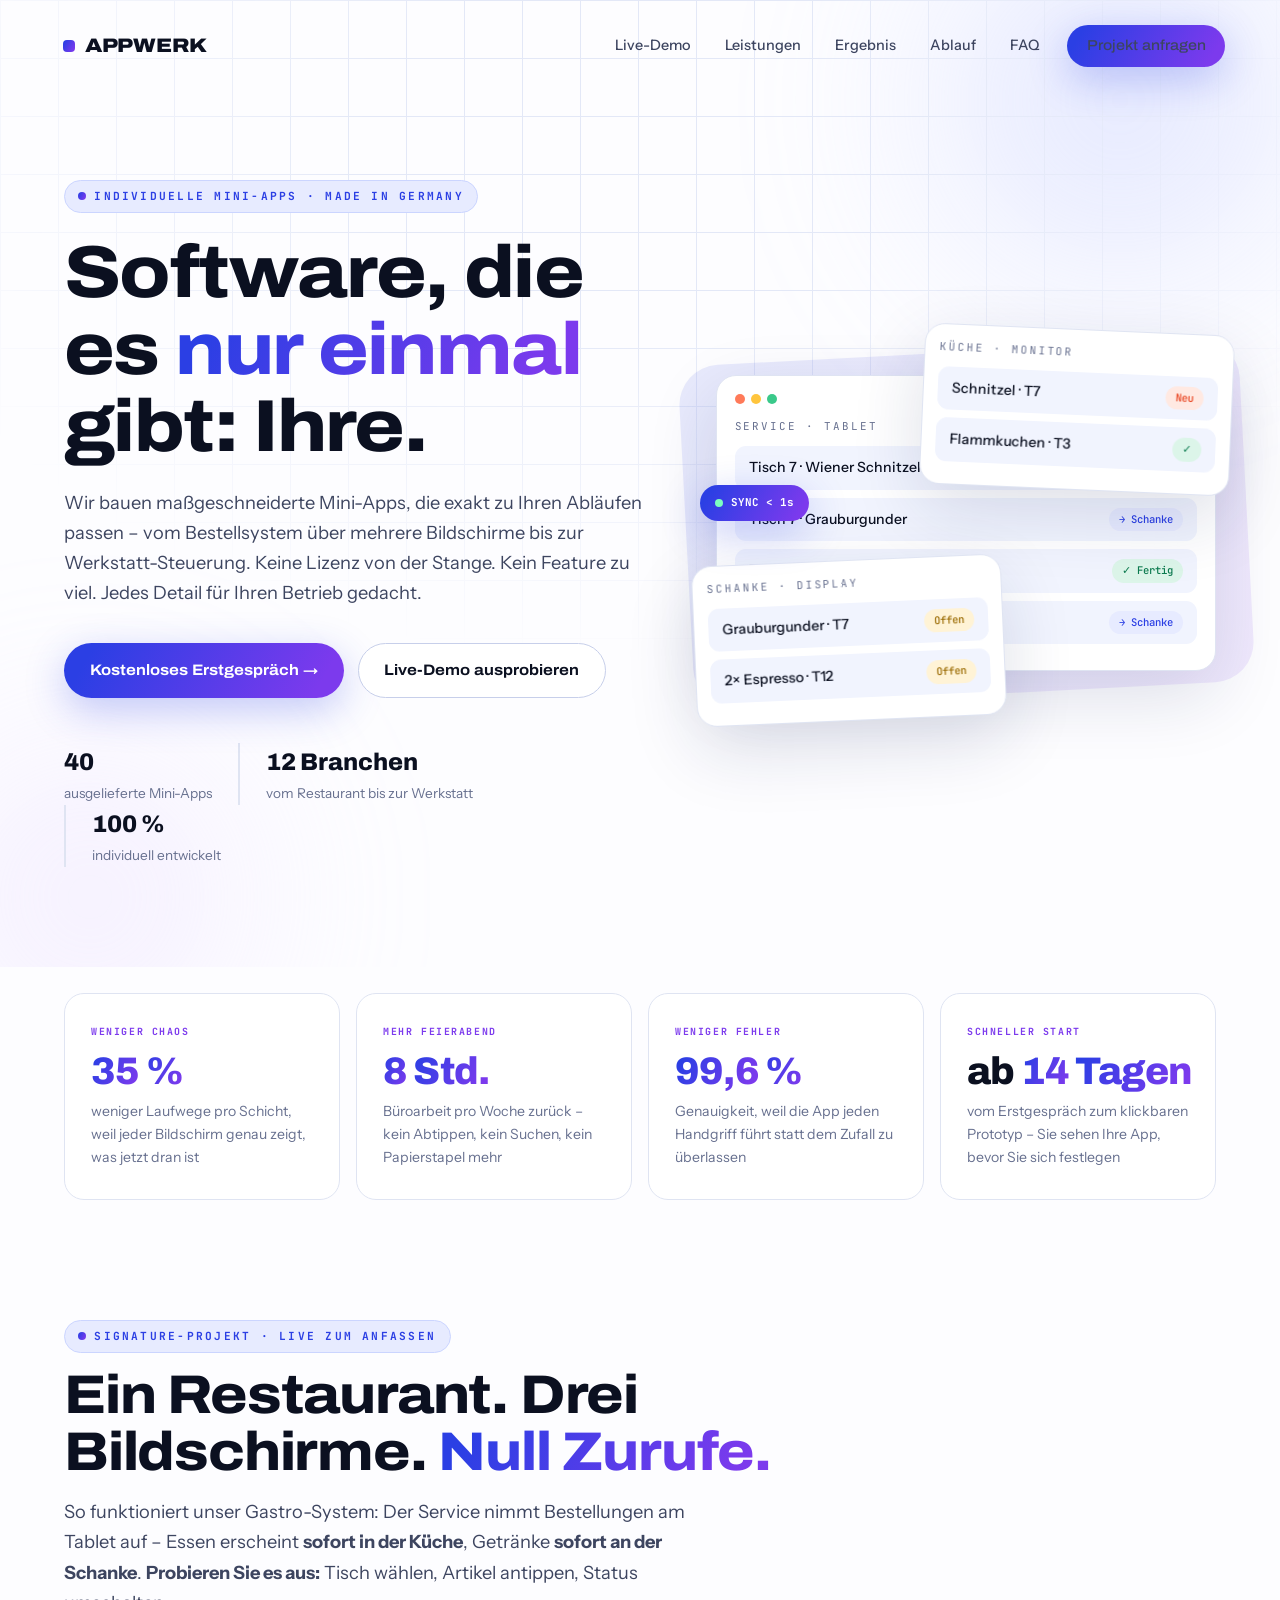
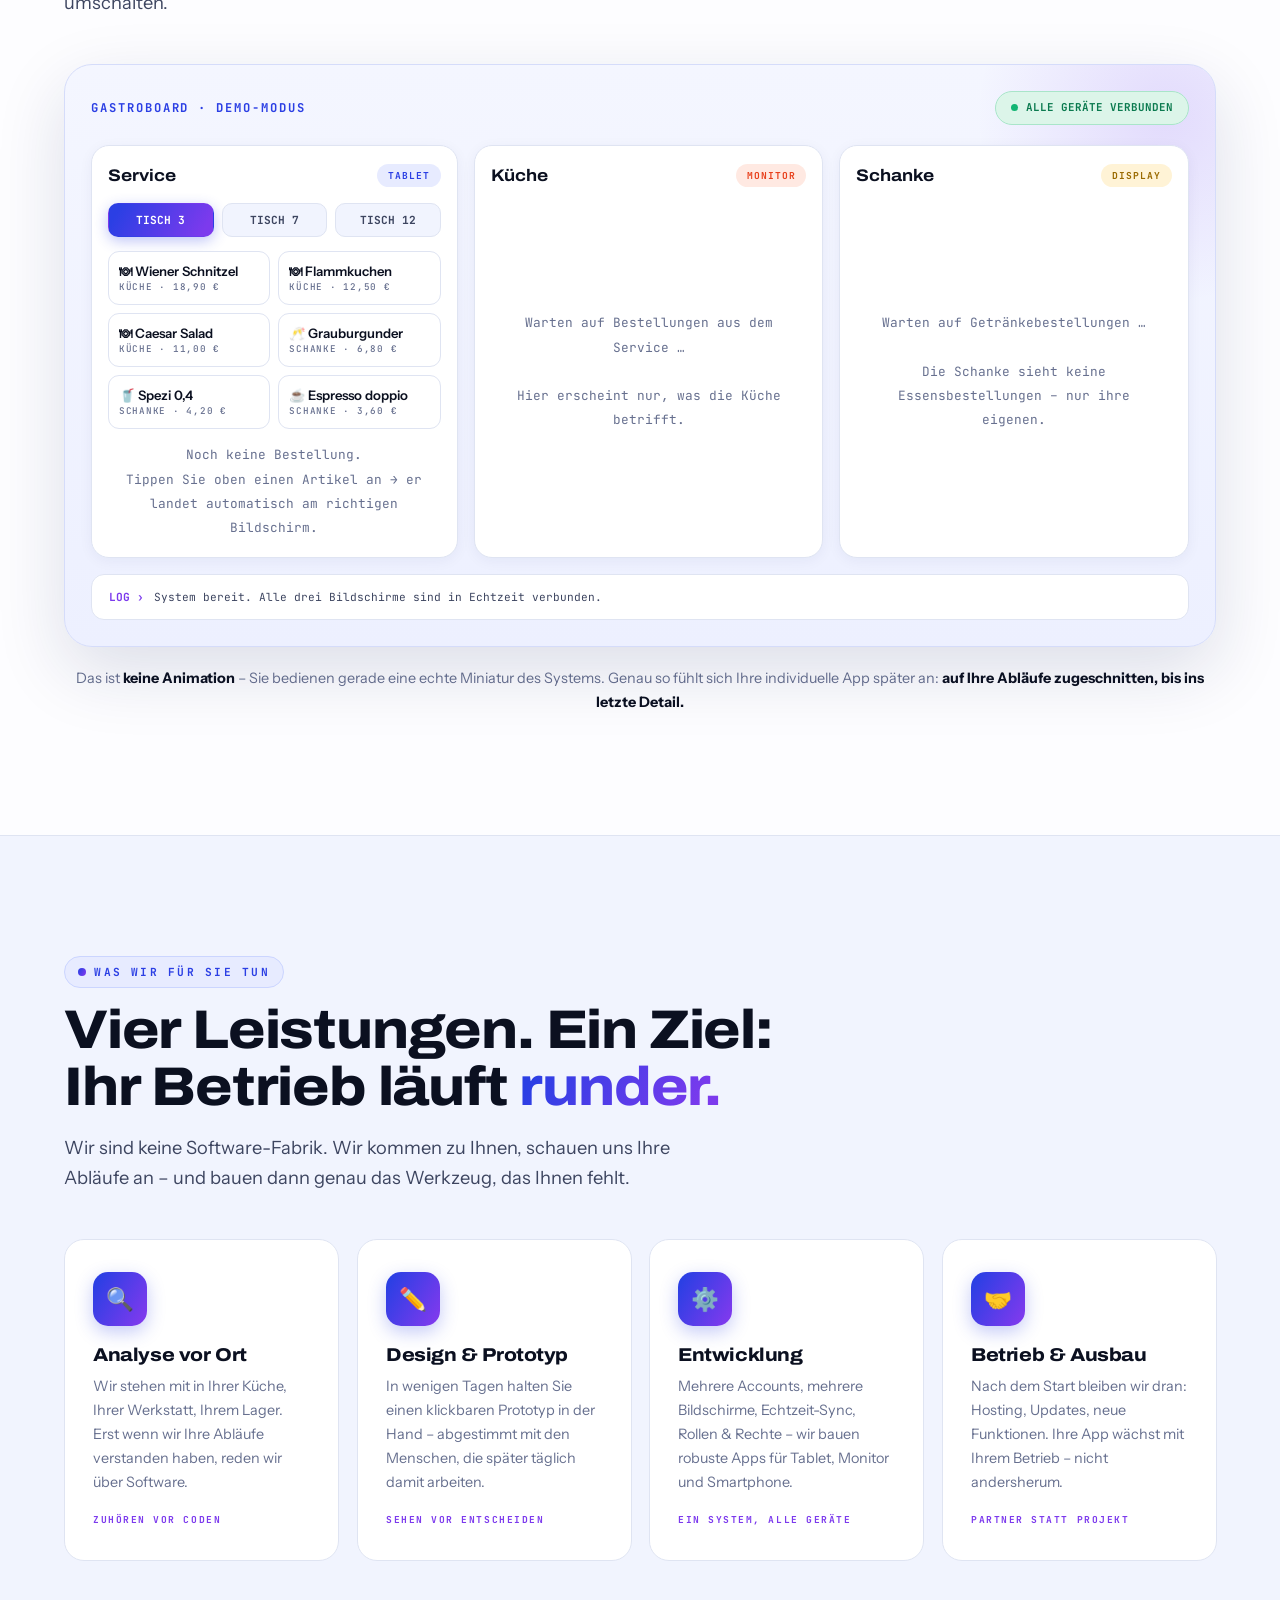
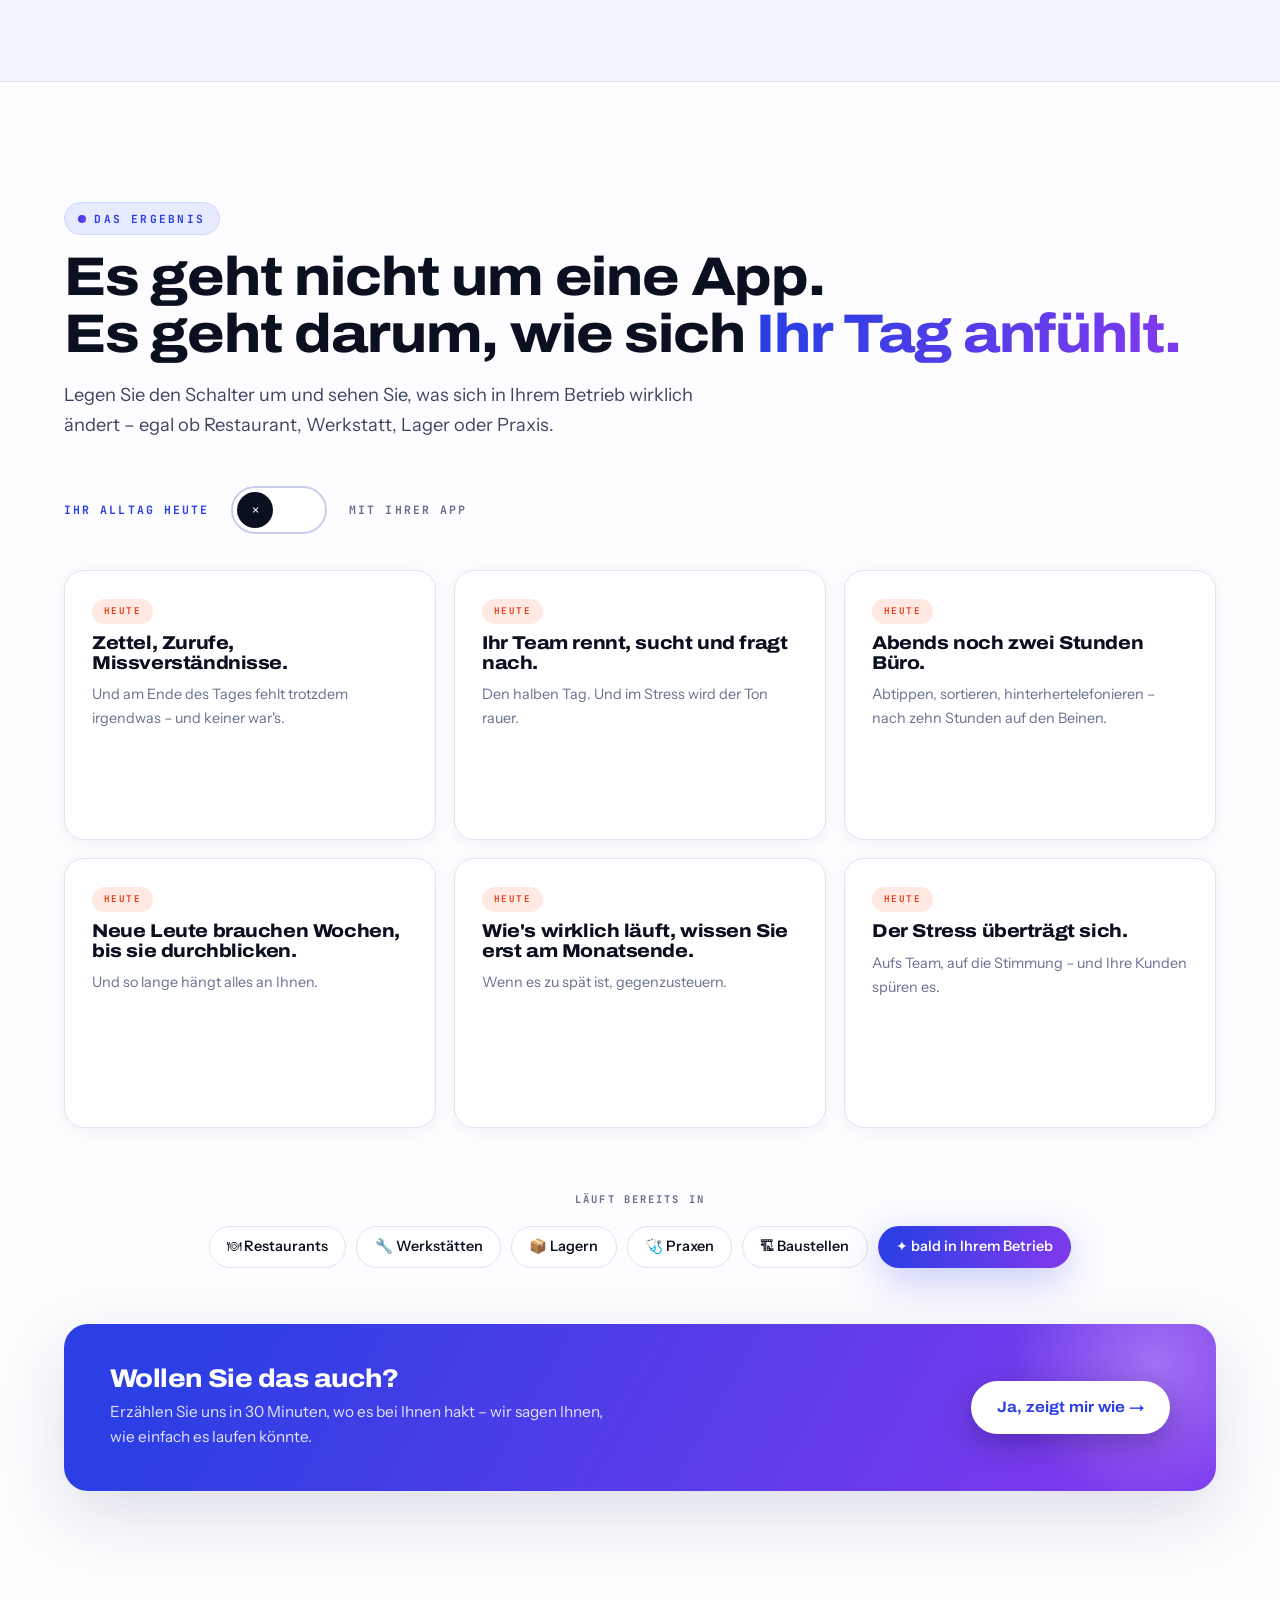
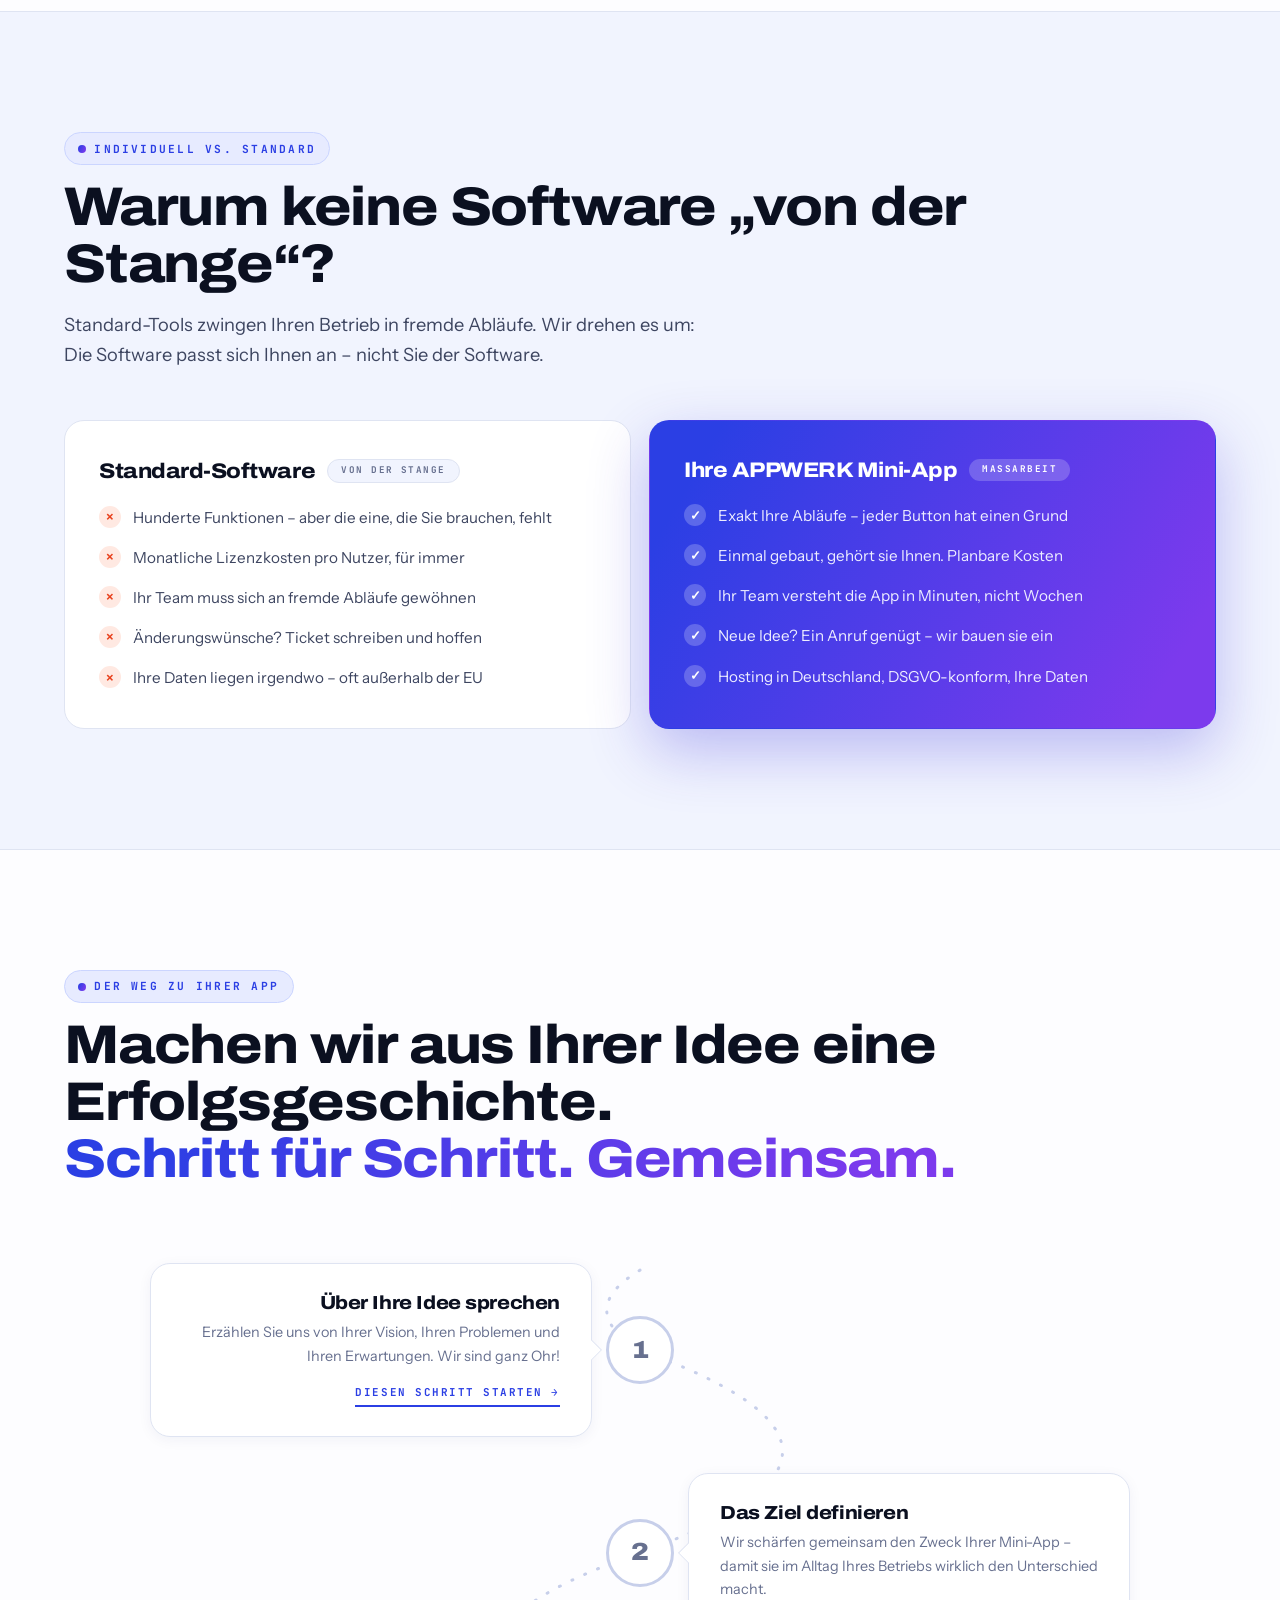
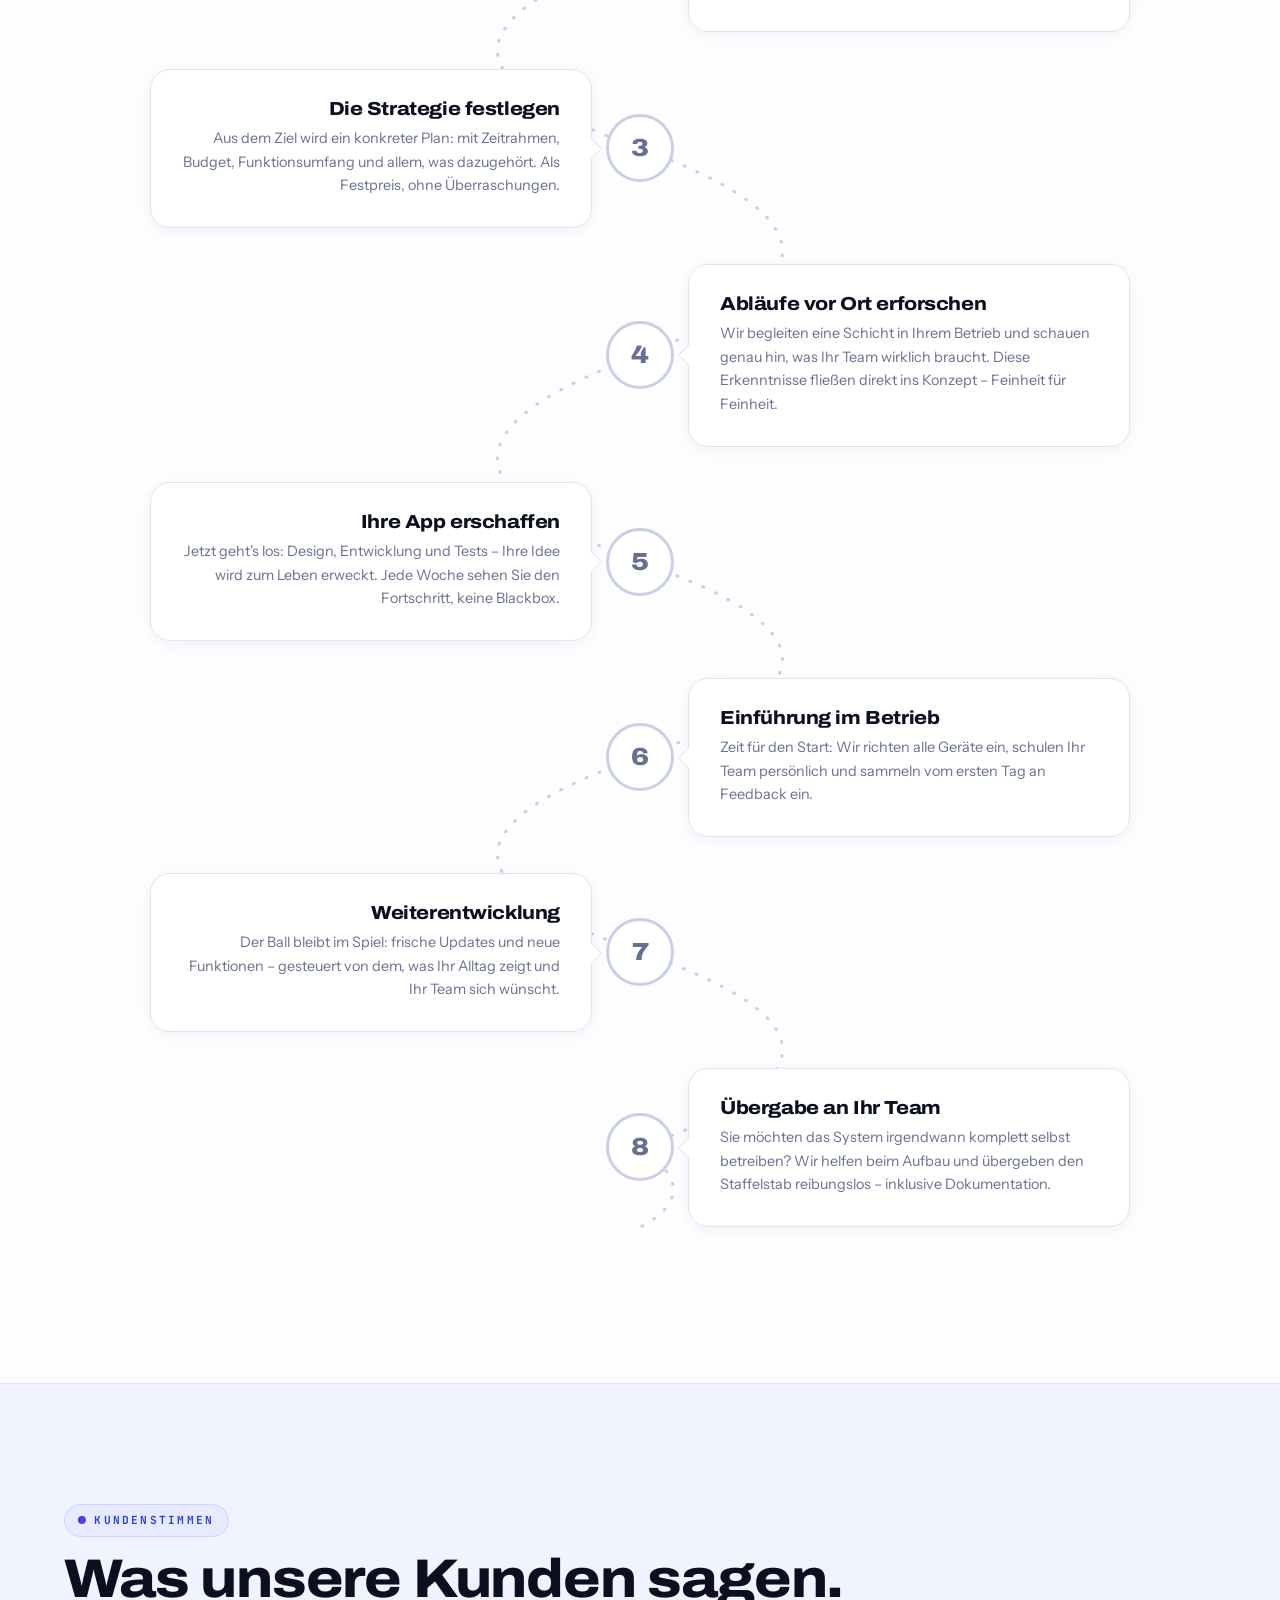
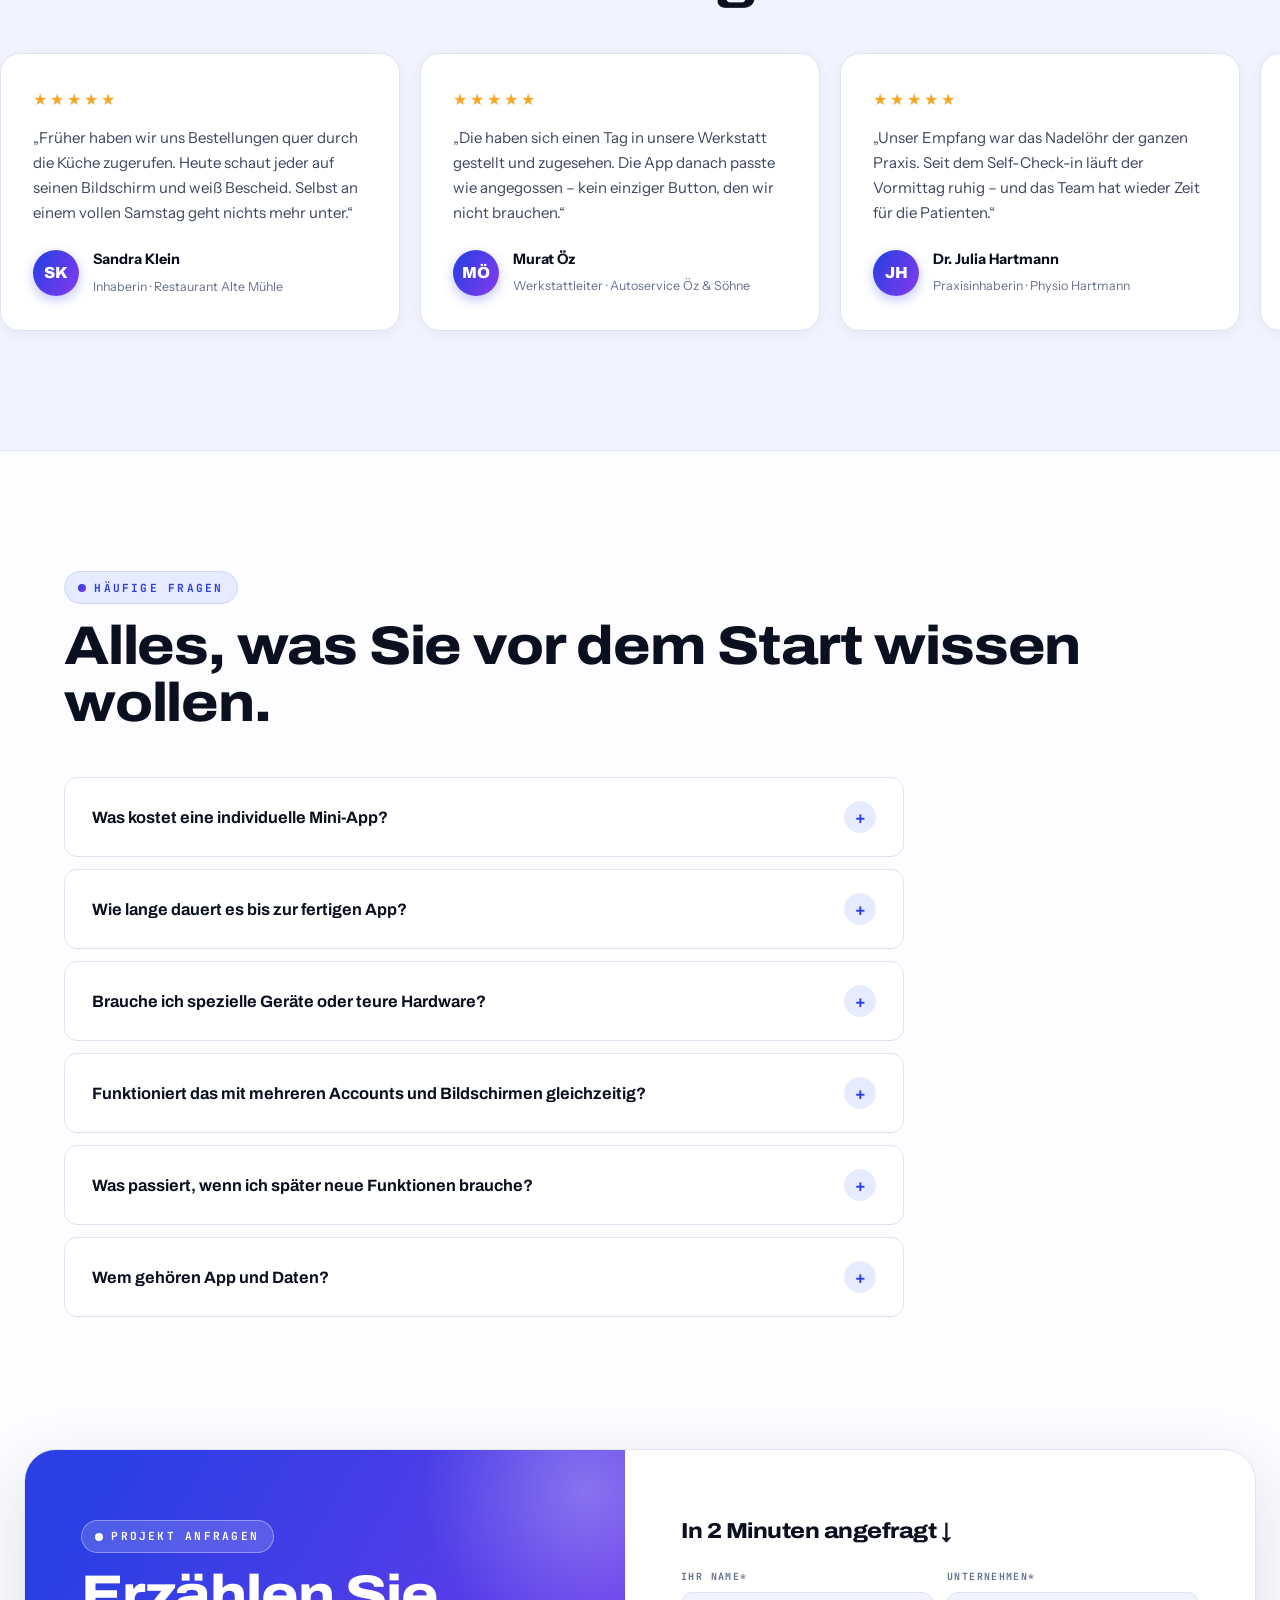
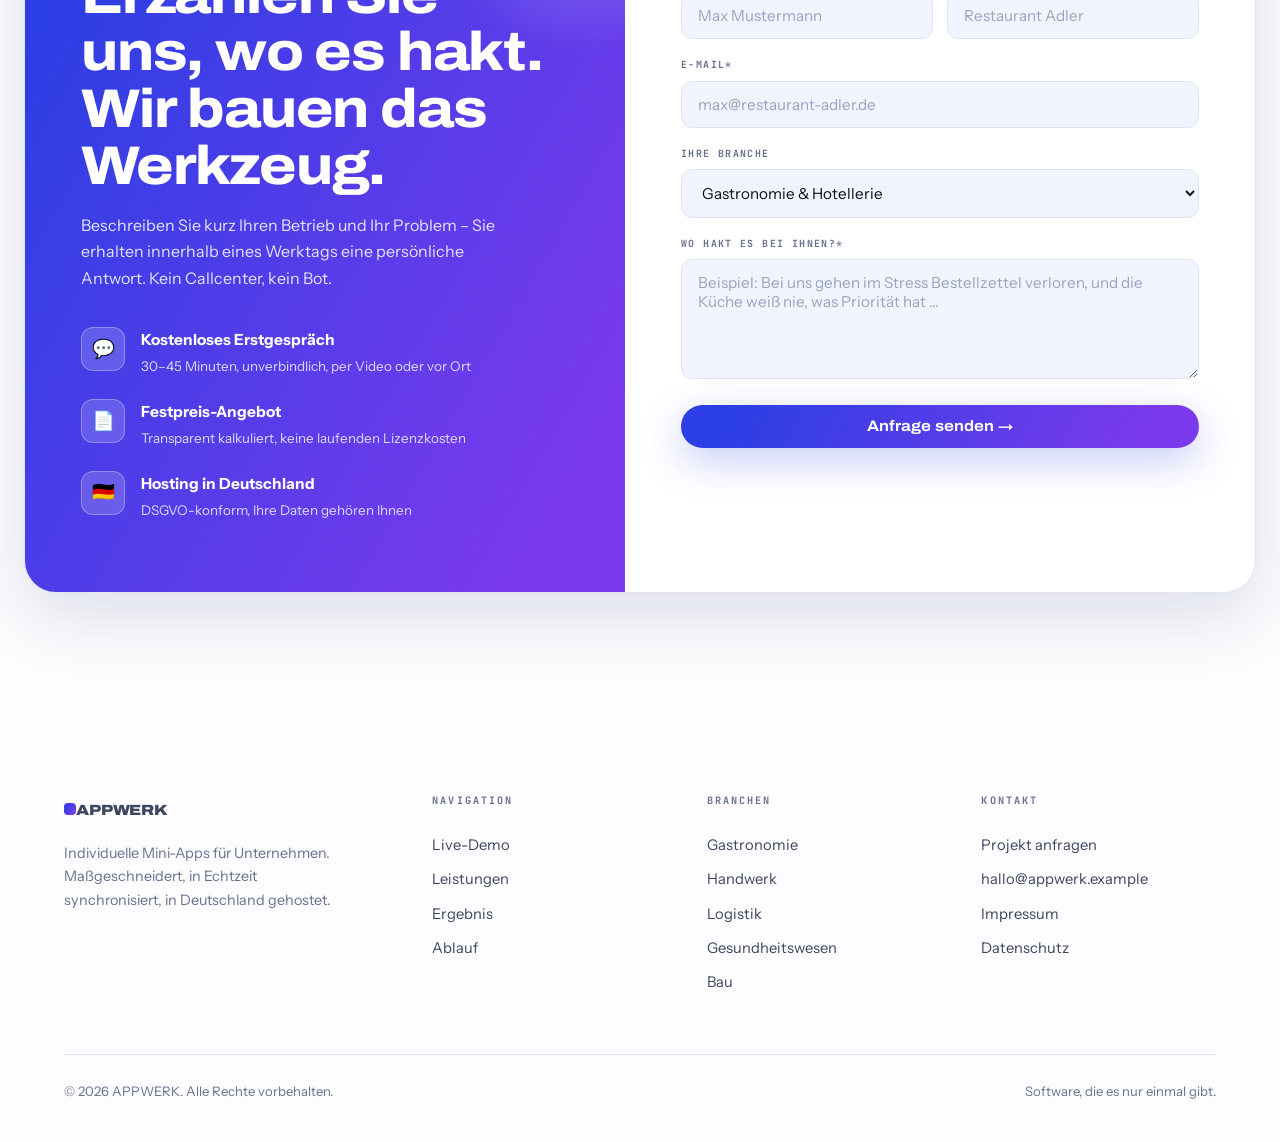
<file: appwerk-website.html>
<!DOCTYPE html>
<html lang="de">
<head>
<meta charset="UTF-8">
<meta name="viewport" content="width=device-width, initial-scale=1.0">
<title>APPWERK · Individuelle Mini-Apps für Ihr Unternehmen</title>
<meta name="description" content="Wir bauen maßgeschneiderte Mini-Apps für Unternehmen – Bestellsysteme über mehrere Bildschirme, Werkstatt-Steuerung und mehr. Software, die es so nur einmal gibt.">
<meta name="color-scheme" content="light">
<link rel="preconnect" href="https://fonts.googleapis.com">
<link rel="preconnect" href="https://fonts.gstatic.com" crossorigin>
<link href="https://fonts.googleapis.com/css2?family=Archivo:wdth,wght@62..125,300..900&family=Instrument+Sans:wght@400;500;600&family=JetBrains+Mono:wght@400;500;700&display=swap" rel="stylesheet">
<style>
/* ============================================================
   APPWERK · Design System (hell · hoher Kontrast · Kobalt/Violett)
   ============================================================ */
:root{
  --ink:#0B1020;          /* Text */
  --ink-2:#3D4560;        /* Sekundärtext */
  --ink-3:#67708F;        /* Tertiärtext */
  --bg:#FDFDFF;           /* Seitengrund: fast weiß */
  --bg-tint:#F1F4FE;      /* leicht blau getönte Flächen */
  --surface:#FFFFFF;
  --line:#DFE4F2;
  --line-strong:#C7CFEA;
  --cobalt:#2B3FE4;
  --cobalt-dark:#1E2FB8;
  --violet:#7C3AED;
  --grad:linear-gradient(120deg,#2B3FE4 10%,#7C3AED 90%);
  --cobalt-soft:#E7EBFF;
  --violet-soft:#F1E9FF;
  --coral:#E8401C;
  --coral-soft:#FFE9E2;
  --amber:#9A6A00;
  --amber-soft:#FFF3D6;
  --mint:#0B7A4F;
  --mint-soft:#DCF5E9;
  --radius:20px;
  --radius-sm:13px;
  --shadow:0 6px 24px rgba(24,34,90,.08);
  --shadow-lg:0 24px 70px rgba(24,34,90,.14);
  --glow:0 12px 40px rgba(43,63,228,.28);
  --font-display:"Archivo",sans-serif;
  --font-body:"Instrument Sans",sans-serif;
  --font-mono:"JetBrains Mono",monospace;
}
*{margin:0;padding:0;box-sizing:border-box}
html{scroll-behavior:smooth;scroll-padding-top:90px}
body{font-family:var(--font-body);background:var(--bg);color:var(--ink);line-height:1.65;-webkit-font-smoothing:antialiased;overflow-x:hidden}
img{max-width:100%}
a{color:inherit;text-decoration:none}
button{font-family:inherit;cursor:pointer}
::selection{background:var(--cobalt);color:#fff}
::-webkit-scrollbar{width:11px}
::-webkit-scrollbar-track{background:var(--bg-tint)}
::-webkit-scrollbar-thumb{background:linear-gradient(#2B3FE4,#7C3AED);border-radius:99px;border:3px solid var(--bg-tint)}

.wrap{max-width:1200px;margin:0 auto;padding:0 24px}
.section{padding:120px 0}
h1,h2,h3{font-family:var(--font-display);font-stretch:112%;line-height:1.05;letter-spacing:-.022em;font-weight:780}
h2{font-size:clamp(2.1rem,4.6vw,3.4rem);margin:.8rem 0 1.1rem}
.lead{font-size:1.14rem;color:var(--ink-2);max-width:660px}
.grad-text{background:var(--grad);-webkit-background-clip:text;background-clip:text;color:transparent}

.eyebrow{font-family:var(--font-mono);font-size:.7rem;font-weight:700;letter-spacing:.2em;text-transform:uppercase;color:var(--cobalt);display:inline-flex;align-items:center;gap:.7em;background:var(--cobalt-soft);border:1px solid #CBD5FF;padding:.55em 1.2em;border-radius:999px}
.eyebrow::before{content:"";width:8px;height:8px;border-radius:50%;background:var(--grad);display:inline-block}

/* Reveal (nur mit JS aktiv → Inhalt bleibt sonst sichtbar) */
html.js .rv{opacity:0;transform:translateY(28px);transition:opacity .75s ease,transform .75s cubic-bezier(.2,.7,.2,1)}
html.js .rv.in{opacity:1;transform:none}
.rv-d1{transition-delay:.08s}.rv-d2{transition-delay:.16s}.rv-d3{transition-delay:.24s}.rv-d4{transition-delay:.32s}

/* Scroll-Fortschritt oben */
.progress{position:fixed;top:0;left:0;height:4px;width:0;background:var(--grad);z-index:120;border-radius:0 99px 99px 0;box-shadow:0 0 12px rgba(43,63,228,.5)}

/* ============ NAV ============ */
.nav{position:fixed;top:14px;left:0;right:0;z-index:100;pointer-events:none}
.nav-inner{pointer-events:auto;display:flex;align-items:center;justify-content:space-between;height:64px;max-width:1200px;margin:0 auto;padding:0 14px 0 22px;border-radius:999px;transition:background .35s,box-shadow .35s,border-color .35s;border:1px solid transparent}
.nav.scrolled .nav-inner{background:rgba(255,255,255,.88);backdrop-filter:blur(16px);border-color:var(--line);box-shadow:var(--shadow)}
.logo{font-family:var(--font-display);font-stretch:118%;font-weight:860;font-size:1.22rem;letter-spacing:-.01em;display:flex;align-items:center;gap:.5em}
.logo-dot{width:12px;height:12px;background:var(--grad);border-radius:4px;display:inline-block;animation:logopulse 3.2s ease-in-out infinite}
@keyframes logopulse{0%,100%{transform:rotate(0) scale(1)}50%{transform:rotate(135deg) scale(1.12)}}
.nav-links{display:flex;gap:6px;align-items:center}
.nav-links a{font-size:.9rem;font-weight:500;color:var(--ink-2);position:relative;padding:8px 14px;border-radius:999px;transition:color .2s,background .2s}
.nav-links a:hover{color:var(--ink);background:var(--bg-tint)}
.nav-links a.active{color:var(--cobalt);background:var(--cobalt-soft);font-weight:600}
.btn{display:inline-flex;align-items:center;gap:.55em;font-family:var(--font-display);font-stretch:110%;font-weight:680;font-size:.95rem;padding:.9em 1.7em;border-radius:999px;border:none;transition:transform .22s,box-shadow .25s,filter .25s;position:relative;overflow:hidden}
.btn:hover{transform:translateY(-2px)}
.btn:active{transform:translateY(0) scale(.98)}
.btn:focus-visible,a:focus-visible,button:focus-visible{outline:3px solid var(--cobalt);outline-offset:3px}
.btn-primary{background:var(--grad);color:#fff;box-shadow:var(--glow)}
.btn-primary::after{content:"";position:absolute;top:0;left:-80%;width:50%;height:100%;background:linear-gradient(100deg,transparent,rgba(255,255,255,.45),transparent);transform:skewX(-20deg);transition:left .5s}
.btn-primary:hover::after{left:130%}
.btn-primary:hover{filter:brightness(1.06);box-shadow:0 16px 46px rgba(43,63,228,.4)}
.btn-ghost{background:#fff;color:var(--ink);border:1.5px solid var(--line-strong)}
.btn-ghost:hover{border-color:var(--cobalt);color:var(--cobalt)}
.burger{display:none;background:#fff;border:1px solid var(--line);border-radius:999px;flex-direction:column;gap:5px;padding:12px 13px}
.burger span{width:22px;height:2.5px;background:var(--ink);border-radius:2px;transition:.3s}
.mobile-menu{display:none;position:fixed;inset:0;background:rgba(253,253,255,.98);backdrop-filter:blur(10px);z-index:99;padding:110px 28px 40px;flex-direction:column;gap:4px}
.mobile-menu.open{display:flex}
.mobile-menu a{font-family:var(--font-display);font-size:1.6rem;font-weight:750;padding:16px 0;border-bottom:1px solid var(--line);display:flex;justify-content:space-between;align-items:center}
.mobile-menu a::after{content:"→";color:var(--cobalt)}

/* ============ HERO ============ */
.hero{padding:180px 0 100px;position:relative;overflow:hidden}
.hero-mesh{position:absolute;inset:0;pointer-events:none}
.hero-mesh::before,.hero-mesh::after{content:"";position:absolute;border-radius:50%;filter:blur(90px);opacity:.5}
.hero-mesh::before{width:560px;height:560px;top:-180px;right:-120px;background:radial-gradient(circle,#B9C4FF,transparent 65%);animation:drift 16s ease-in-out infinite alternate}
.hero-mesh::after{width:460px;height:460px;bottom:-160px;left:-140px;background:radial-gradient(circle,#E4D4FF,transparent 65%);animation:drift 19s ease-in-out infinite alternate-reverse}
@keyframes drift{from{transform:translate(0,0) scale(1)}to{transform:translate(60px,40px) scale(1.12)}}
.hero-grid-bg{position:absolute;inset:0;background-image:linear-gradient(#E3E8F7 1px,transparent 1px),linear-gradient(90deg,#E3E8F7 1px,transparent 1px);background-size:58px 58px;mask-image:radial-gradient(ellipse 85% 75% at 50% 15%,#000 25%,transparent 72%)}
.hero-inner{position:relative;display:grid;grid-template-columns:1.08fr .92fr;gap:64px;align-items:center}
.hero h1{font-size:clamp(2.7rem,5.8vw,4.6rem);margin:1.3rem 0 1.4rem}
.hero .lead{margin-bottom:2.2rem}
.hero-ctas{display:flex;gap:14px;flex-wrap:wrap;margin-bottom:2.8rem}
.hero-trust{display:flex;flex-wrap:wrap}
.hero-trust div{font-size:.85rem;color:var(--ink-3);padding:0 26px;border-left:2px solid var(--line)}
.hero-trust div:first-child{padding-left:0;border-left:none}
.hero-trust strong{display:block;font-family:var(--font-display);font-size:1.5rem;color:var(--ink);font-weight:820}

/* Hero-Mockup */
.hero-visual{position:relative}
.hero-visual::before{content:"";position:absolute;inset:-8% -6%;background:var(--grad);opacity:.1;border-radius:40px;transform:rotate(-3deg)}
.sync-card{background:#fff;border:1px solid var(--line);border-radius:var(--radius);box-shadow:var(--shadow-lg);padding:18px;position:relative}
.sync-card .bar{display:flex;gap:6px;margin-bottom:14px}
.sync-card .bar i{width:10px;height:10px;border-radius:50%;background:var(--line)}
.sync-card .bar i:first-child{background:#FF7A59}
.sync-card .bar i:nth-child(2){background:#FFC53D}
.sync-card .bar i:nth-child(3){background:#3AC98A}
.sc-title{font-family:var(--font-mono);font-size:.68rem;letter-spacing:.18em;text-transform:uppercase;color:var(--ink-3);margin-bottom:10px}
.sc-row{display:flex;align-items:center;justify-content:space-between;gap:8px;background:var(--bg-tint);border-radius:11px;padding:10px 14px;margin-bottom:8px;font-size:.88rem;font-weight:500;opacity:0;animation:rowin .5s forwards}
.sc-row .tag{font-family:var(--font-mono);font-size:.66rem;padding:3px 10px;border-radius:999px;background:var(--cobalt-soft);color:var(--cobalt);white-space:nowrap}
.sc-row .tag.warm{background:var(--amber-soft);color:var(--amber)}
.sc-row .tag.done{background:var(--mint-soft);color:var(--mint)}
.sc-row .tag.hot{background:var(--coral-soft);color:var(--coral)}
@keyframes rowin{from{opacity:0;transform:translateX(-14px)}to{opacity:1;transform:none}}
.sync-card.small{position:absolute;width:62%;padding:14px;z-index:2}
.sync-card.kitchen{top:-46px;right:-16px;transform:rotate(2.5deg)}
.sync-card.bar-c{bottom:-50px;left:-22px;transform:rotate(-2.5deg)}
.sync-badge{position:absolute;top:37%;left:-16px;background:var(--grad);color:#fff;font-family:var(--font-mono);font-size:.68rem;font-weight:700;padding:9px 15px;border-radius:999px;box-shadow:var(--glow);display:flex;align-items:center;gap:8px;z-index:3}
.sync-badge .dot{width:8px;height:8px;border-radius:50%;background:#7CFFC0;animation:blink 1.4s infinite}
@keyframes blink{0%,100%{opacity:1}50%{opacity:.25}}
.float{animation:float 7s ease-in-out infinite}
@keyframes float{0%,100%{transform:translateY(0)}50%{transform:translateY(-12px)}}
.sync-card.kitchen.float{animation-name:floatr1}
@keyframes floatr1{0%,100%{transform:rotate(2.5deg) translateY(0)}50%{transform:rotate(2.5deg) translateY(-12px)}}
.sync-card.bar-c.float{animation-name:floatr2}
@keyframes floatr2{0%,100%{transform:rotate(-2.5deg) translateY(0)}50%{transform:rotate(-2.5deg) translateY(-12px)}}

/* ============ KPI ============ */
.kpis{padding:26px 0 0}
.kpi-grid{display:grid;grid-template-columns:repeat(4,1fr);gap:16px;perspective:1100px}
.kpi{background:#fff;border:1px solid var(--line);border-radius:var(--radius);padding:30px 26px;transition:box-shadow .3s,border-color .3s;position:relative;overflow:hidden;transform-style:preserve-3d;will-change:transform}
.kpi::before{content:"";position:absolute;top:0;left:0;right:0;height:4px;background:var(--grad);transform:scaleX(0);transform-origin:left;transition:transform .4s}
.kpi:hover{box-shadow:var(--shadow-lg);border-color:#B9C4FF}
.kpi:hover::before{transform:scaleX(1)}
.kpi b{font-family:var(--font-display);font-size:2.4rem;font-weight:830;letter-spacing:-.02em;display:block;line-height:1}
.kpi b span{background:var(--grad);-webkit-background-clip:text;background-clip:text;color:transparent}
.kpi p{font-size:.88rem;color:var(--ink-3);margin-top:9px}
.kpi small{font-family:var(--font-mono);font-size:.62rem;font-weight:700;letter-spacing:.16em;text-transform:uppercase;color:var(--violet);display:block;margin-bottom:12px}

/* ============ LIVE-DEMO (hell & glasklar) ============ */
.demo-head{max-width:740px;margin-bottom:46px}
.demo-shell{background:linear-gradient(180deg,#F4F6FF,#EDF0FF);border:1px solid #D5DCFA;border-radius:28px;padding:26px;box-shadow:var(--shadow-lg);position:relative;overflow:hidden}
.demo-shell::before{content:"";position:absolute;top:-140px;right:-140px;width:380px;height:380px;background:radial-gradient(circle,rgba(124,58,237,.14),transparent 70%);pointer-events:none}
.demo-topbar{display:flex;align-items:center;justify-content:space-between;margin-bottom:20px;position:relative;z-index:2;flex-wrap:wrap;gap:10px}
.demo-topbar .name{font-family:var(--font-mono);color:var(--cobalt);font-weight:700;font-size:.76rem;letter-spacing:.16em}
.demo-live{display:flex;align-items:center;gap:8px;font-family:var(--font-mono);font-size:.68rem;font-weight:700;color:var(--mint);background:var(--mint-soft);border:1px solid #A9E5C9;padding:7px 15px;border-radius:999px}
.demo-live .dot{width:7px;height:7px;border-radius:50%;background:#12B573;animation:blink 1.4s infinite}
.demo-grid{display:grid;grid-template-columns:1.05fr 1fr 1fr;gap:16px;position:relative;z-index:2}
.panel{background:#fff;border:1px solid var(--line);border-radius:18px;padding:16px;min-height:400px;display:flex;flex-direction:column;position:relative;transition:box-shadow .3s,border-color .3s;box-shadow:0 3px 14px rgba(24,34,90,.05)}
.panel.pulse{border-color:var(--cobalt);box-shadow:0 0 0 4px rgba(43,63,228,.18),var(--shadow)}
.panel-h{display:flex;align-items:center;justify-content:space-between;margin-bottom:14px}
.panel-h b{font-family:var(--font-display);font-stretch:112%;font-size:1.05rem}
.panel-h .chip{font-family:var(--font-mono);font-size:.6rem;font-weight:700;letter-spacing:.1em;padding:4px 11px;border-radius:999px}
.chip-k{background:var(--coral-soft);color:var(--coral)}
.chip-b{background:var(--amber-soft);color:var(--amber)}
.chip-s{background:var(--cobalt-soft);color:var(--cobalt)}
.table-select{display:flex;gap:8px;margin-bottom:14px}
.table-btn{flex:1;background:var(--bg-tint);border:1.5px solid var(--line);color:var(--ink-2);font-family:var(--font-mono);font-size:.7rem;font-weight:700;padding:9px 4px;border-radius:10px;transition:.2s}
.table-btn:hover{border-color:var(--cobalt);color:var(--cobalt)}
.table-btn.active{background:var(--grad);border-color:transparent;color:#fff;box-shadow:0 4px 14px rgba(43,63,228,.3)}
.item-grid{display:grid;grid-template-columns:1fr 1fr;gap:8px;margin-bottom:14px}
.item-btn{background:#fff;border:1.5px solid var(--line);color:var(--ink);font-size:.82rem;font-weight:600;padding:11px 10px;border-radius:11px;display:flex;flex-direction:column;gap:2px;align-items:flex-start;transition:.18s;text-align:left}
.item-btn small{font-family:var(--font-mono);font-size:.58rem;font-weight:500;color:var(--ink-3);letter-spacing:.08em}
.item-btn:hover{border-color:var(--cobalt);transform:translateY(-2px);box-shadow:0 6px 16px rgba(43,63,228,.14);background:#FBFCFF}
.item-btn:active{transform:scale(.96)}
.order-list{flex:1;overflow-y:auto;display:flex;flex-direction:column;gap:8px;scrollbar-width:thin;scrollbar-color:var(--line) transparent}
.order-empty{color:var(--ink-3);font-size:.8rem;text-align:center;margin:auto;font-family:var(--font-mono);line-height:1.9;padding:0 12px}
.order-card{background:var(--bg-tint);border:1px solid var(--line);border-radius:12px;padding:10px 13px;animation:cardin .45s cubic-bezier(.2,.9,.3,1.3);display:flex;align-items:center;justify-content:space-between;gap:8px}
@keyframes cardin{from{opacity:0;transform:translateY(14px) scale(.92)}to{opacity:1;transform:none}}
.order-card .info{min-width:0}
.order-card .info b{font-size:.84rem;font-weight:650;display:block}
.order-card .info span{font-family:var(--font-mono);font-size:.6rem;color:var(--ink-3)}
.status-btn{border:none;font-family:var(--font-mono);font-size:.6rem;font-weight:700;padding:7px 12px;border-radius:999px;white-space:nowrap;transition:.2s}
.st-new{background:var(--coral-soft);color:var(--coral)}
.st-work{background:var(--amber-soft);color:var(--amber)}
.st-done{background:var(--mint-soft);color:var(--mint);cursor:default}
.status-btn:not(.st-done):hover{filter:brightness(.94);transform:scale(1.05)}
.svc-status{font-family:var(--font-mono);font-size:.58rem;font-weight:700;padding:6px 11px;border-radius:999px;white-space:nowrap}
.demo-log{margin-top:16px;background:#fff;border:1px solid var(--line);border-radius:13px;padding:13px 17px;font-family:var(--font-mono);font-size:.7rem;color:var(--ink-2);display:flex;align-items:center;gap:10px;position:relative;z-index:2;min-height:46px}
.demo-log .lbl{color:var(--violet);font-weight:700;flex-shrink:0}
.demo-log .msg{white-space:nowrap;overflow:hidden;text-overflow:ellipsis}
.demo-note{margin-top:20px;font-size:.9rem;color:var(--ink-3);text-align:center}
.demo-note b{color:var(--ink)}

/* ============ LEISTUNGEN ============ */
.services{background:var(--bg-tint);border-top:1px solid var(--line);border-bottom:1px solid var(--line)}
.svc-grid{display:grid;grid-template-columns:repeat(4,1fr);gap:18px;margin-top:46px;perspective:1100px}
.svc{border:1px solid var(--line);border-radius:var(--radius);padding:32px 28px;position:relative;overflow:hidden;transition:box-shadow .3s,border-color .3s;background:#fff;transform-style:preserve-3d;will-change:transform}
.svc:hover{box-shadow:var(--shadow-lg);border-color:#B9C4FF}
.svc::before{content:"";position:absolute;top:0;left:0;right:0;height:4px;background:var(--grad);transform:scaleX(0);transform-origin:left;transition:transform .4s}
.svc:hover::before{transform:scaleX(1)}
.svc .ico{width:54px;height:54px;border-radius:15px;background:var(--grad);display:grid;place-items:center;margin-bottom:20px;font-size:1.4rem;box-shadow:0 6px 18px rgba(43,63,228,.28)}
.svc h3{font-size:1.16rem;margin-bottom:10px}
.svc p{font-size:.9rem;color:var(--ink-3)}
.svc .tagline{font-family:var(--font-mono);font-size:.6rem;font-weight:700;letter-spacing:.16em;text-transform:uppercase;color:var(--violet);display:block;margin-top:18px}

/* ============ ERGEBNIS · Vorher/Nachher ============ */
.ba-switch-row{display:flex;align-items:center;gap:22px;margin:46px 0 36px;flex-wrap:wrap}
.ba-label{font-family:var(--font-mono);font-size:.72rem;font-weight:700;letter-spacing:.18em;color:var(--ink-3);transition:color .3s}
.ba-label.on{color:var(--cobalt)}
.ba-switch{position:relative;width:96px;height:48px;border-radius:999px;border:2px solid var(--line-strong);background:#fff;transition:background .35s,border-color .35s,box-shadow .35s;flex-shrink:0}
.ba-switch:hover{border-color:var(--cobalt)}
.ba-switch[aria-checked="true"]{background:var(--grad);border-color:transparent;box-shadow:var(--glow)}
.ba-knob{position:absolute;top:4px;left:4px;width:36px;height:36px;border-radius:50%;background:var(--ink);transition:transform .45s cubic-bezier(.3,1.4,.4,1),background .35s;display:grid;place-items:center}
.ba-knob::after{content:"✕";color:#fff;font-size:.75rem;font-family:var(--font-mono);transition:.3s}
.ba-switch[aria-checked="true"] .ba-knob{transform:translateX(48px);background:#fff}
.ba-switch[aria-checked="true"] .ba-knob::after{content:"✓";color:var(--cobalt);font-weight:700}
.ba-hint{animation:nudge 2.4s ease-in-out infinite}
@keyframes nudge{0%,100%{transform:scale(1)}50%{transform:scale(1.07)}}
.ba-grid{display:grid;grid-template-columns:repeat(3,1fr);gap:18px}
.ba-card{perspective:1400px;min-height:270px;cursor:pointer;outline:none}
.ba-inner{position:relative;width:100%;height:100%;min-height:270px;transform-style:preserve-3d;transition:transform .7s cubic-bezier(.35,.9,.3,1)}
.ba-card.flipped .ba-inner{transform:rotateY(180deg)}
.ba-card:focus-visible .ba-inner{outline:3px solid var(--cobalt);outline-offset:3px;border-radius:var(--radius)}
.ba-face{position:absolute;inset:0;backface-visibility:hidden;-webkit-backface-visibility:hidden;border-radius:var(--radius);padding:28px 27px;display:flex;flex-direction:column;gap:10px}
.ba-front{background:#fff;border:1px solid var(--line);box-shadow:0 3px 16px rgba(24,34,90,.05)}
.ba-front h3{font-size:1.16rem}
.ba-front p{font-size:.9rem;color:var(--ink-3)}
.ba-front .ba-tag{color:var(--coral);background:var(--coral-soft)}
.ba-card:hover .ba-front{border-color:#F0B9A8}
.ba-back{background:var(--grad);color:#fff;transform:rotateY(180deg);box-shadow:0 20px 54px rgba(60,50,220,.35)}
.ba-back h3{font-size:1.16rem;color:#fff}
.ba-back p{font-size:.9rem;color:#E4E4FF}
.ba-back b{margin-top:auto;font-family:var(--font-display);font-stretch:112%;font-size:1.02rem;background:rgba(255,255,255,.18);border:1px solid rgba(255,255,255,.4);border-radius:999px;padding:.5em 1.15em;align-self:flex-start}
.ba-back .ba-tag{color:#fff;background:rgba(255,255,255,.22)}
.ba-tag{font-family:var(--font-mono);font-size:.58rem;font-weight:700;letter-spacing:.16em;padding:5px 12px;border-radius:999px;align-self:flex-start}
.ba-branches{margin-top:56px;text-align:center}
.ba-branches>span{font-family:var(--font-mono);font-size:.66rem;font-weight:700;letter-spacing:.2em;text-transform:uppercase;color:var(--ink-3)}
.ba-chip-row{display:flex;gap:10px;flex-wrap:wrap;justify-content:center;margin-top:16px}
.ba-chip-row i{font-style:normal;font-size:.9rem;font-weight:550;background:#fff;border:1px solid var(--line);border-radius:999px;padding:.55em 1.2em;transition:transform .2s,border-color .2s,box-shadow .2s}
.ba-chip-row i:hover{transform:translateY(-3px);border-color:var(--cobalt);box-shadow:var(--shadow)}
.ba-you{background:var(--grad) !important;color:#fff;border-color:transparent !important;box-shadow:var(--glow)}
.ba-cta{margin-top:56px;background:var(--grad);color:#fff;border-radius:24px;padding:42px 46px;display:flex;align-items:center;justify-content:space-between;gap:26px;flex-wrap:wrap;position:relative;overflow:hidden;box-shadow:var(--shadow-lg)}
.ba-cta::before{content:"";position:absolute;top:-110px;right:-90px;width:300px;height:300px;background:radial-gradient(circle,rgba(255,255,255,.28),transparent 68%)}
.ba-cta h3{font-size:1.6rem;margin-bottom:6px;position:relative;color:#fff}
.ba-cta p{color:#E4E4FF;font-size:.96rem;max-width:520px;position:relative}
.ba-cta .btn{position:relative;flex-shrink:0;background:#fff;color:var(--cobalt);box-shadow:0 10px 30px rgba(0,0,30,.25)}
.ba-cta .btn:hover{filter:none;transform:translateY(-2px) scale(1.02)}

/* ============ WARUM (hell) ============ */
.why{background:var(--bg-tint);border-top:1px solid var(--line);border-bottom:1px solid var(--line)}
.compare{display:grid;grid-template-columns:1fr 1fr;gap:18px;margin-top:50px}
.cmp{border-radius:var(--radius);padding:38px 34px;border:1px solid var(--line)}
.cmp.std{background:#fff}
.cmp.us{background:var(--grad);border-color:transparent;box-shadow:0 22px 60px rgba(60,50,220,.3);color:#fff}
.cmp h3{font-size:1.32rem;margin-bottom:22px;display:flex;align-items:center;gap:12px;flex-wrap:wrap}
.cmp.us h3{color:#fff}
.cmp ul{list-style:none;display:flex;flex-direction:column;gap:15px}
.cmp li{display:flex;gap:12px;font-size:.95rem;color:var(--ink-2);align-items:flex-start}
.cmp.us li{color:#EDEDFF}
.cmp li::before{content:"✕";font-family:var(--font-mono);font-weight:700;font-size:.8rem;color:var(--coral);background:var(--coral-soft);width:22px;height:22px;border-radius:50%;display:grid;place-items:center;flex-shrink:0;margin-top:1px}
.cmp.us li::before{content:"✓";color:#fff;background:rgba(255,255,255,.22)}
.cmp .badge{font-family:var(--font-mono);font-size:.58rem;font-weight:700;letter-spacing:.16em;text-transform:uppercase;padding:6px 13px;border-radius:999px}
.cmp.std .badge{background:var(--bg-tint);color:var(--ink-3);border:1px solid var(--line)}
.cmp.us .badge{background:rgba(255,255,255,.2);color:#fff}

/* ============ PROZESS · Schlangenpfad ============ */
.steps{position:relative;max-width:980px;margin:76px auto 0}
.steps-svg{position:absolute;inset:0;width:100%;height:100%;pointer-events:none;overflow:visible;z-index:0}
#stepsBase{fill:none;stroke:var(--line-strong);stroke-width:3;stroke-linecap:round;stroke-dasharray:1 13}
#stepsProg{fill:none;stroke:url(#stepsGradient);stroke-width:4;stroke-linecap:round;filter:drop-shadow(0 0 8px rgba(43,63,228,.45))}
.step{display:grid;grid-template-columns:1fr 96px 1fr;align-items:center;margin-bottom:36px;position:relative;perspective:1100px}
.step-num{display:grid;place-items:center;position:relative;z-index:2}
.step-num span{position:relative;width:68px;height:68px;border-radius:50%;background:#fff;border:3px solid var(--line-strong);display:grid;place-items:center;font-family:var(--font-display);font-stretch:112%;font-weight:860;font-size:1.55rem;color:var(--ink-3);transition:background .35s,border-color .35s,color .35s,transform .35s,box-shadow .35s}
.step-num span::after{content:"";position:absolute;inset:-9px;border-radius:50%;border:2px dashed var(--cobalt);opacity:0;transform:scale(.7);transition:opacity .35s,transform .5s}
.step:hover .step-num span{transform:scale(1.12) rotate(-8deg);border-color:var(--cobalt);color:var(--cobalt)}
.step:hover .step-num span::after{opacity:1;transform:scale(1);animation:ringspin 7s linear infinite}
@keyframes ringspin{to{transform:scale(1) rotate(360deg)}}
.step.done .step-num span{background:var(--grad);border-color:transparent;color:#fff;transform:scale(1.08);box-shadow:var(--glow)}
.step-card{background:#fff;border:1px solid var(--line);border-radius:var(--radius);padding:29px 31px;transition:box-shadow .3s,border-color .3s;position:relative;z-index:1;transform-style:preserve-3d;will-change:transform;box-shadow:0 3px 14px rgba(24,34,90,.05)}
.step-card::after{content:"";position:absolute;top:50%;width:14px;height:14px;background:#fff;border:1px solid var(--line);transform:translateY(-50%) rotate(45deg)}
.step.s-left .step-card::after{right:-8px;border-left:none;border-bottom:none}
.step.s-right .step-card::after{left:-8px;border-right:none;border-top:none}
.step-card:hover{box-shadow:0 18px 48px rgba(43,63,228,.16);border-color:#B9C4FF}
.step.done .step-card{border-color:#B9C4FF}
.step-card h3{font-size:1.18rem;margin-bottom:8px}
.step-card p{font-size:.9rem;color:var(--ink-3)}
.step-cta{display:inline-flex;align-items:center;gap:.4em;margin-top:16px;font-family:var(--font-mono);font-size:.68rem;letter-spacing:.14em;text-transform:uppercase;color:var(--cobalt);font-weight:700;border-bottom:2px solid var(--cobalt);padding-bottom:3px;transition:gap .2s}
.step-cta:hover{gap:.85em}
.step.s-left .step-card{text-align:right}
.step.s-left .step-card p{margin-left:auto}

/* ============ TESTIMONIALS ============ */
.testi{background:var(--bg-tint);border-top:1px solid var(--line);border-bottom:1px solid var(--line);overflow:hidden}
.testi-track{display:flex;gap:20px;margin-top:46px;animation:marquee 44s linear infinite;width:max-content}
.testi:hover .testi-track{animation-play-state:paused}
@keyframes marquee{from{transform:translateX(0)}to{transform:translateX(-50%)}}
.t-card{width:400px;flex-shrink:0;background:#fff;border:1px solid var(--line);border-radius:var(--radius);padding:32px;transform-style:preserve-3d;will-change:transform;transition:box-shadow .3s,border-color .3s;box-shadow:0 3px 14px rgba(24,34,90,.05)}
.t-card:hover{box-shadow:var(--shadow-lg);border-color:#B9C4FF}
.t-card .stars{color:#F5A623;letter-spacing:3px;margin-bottom:14px}
.t-card p{font-size:.94rem;color:var(--ink-2);margin-bottom:22px}
.t-card .who{display:flex;align-items:center;gap:14px}
.t-card .av{width:46px;height:46px;border-radius:50%;background:var(--grad);color:#fff;display:grid;place-items:center;font-family:var(--font-display);font-weight:830;box-shadow:0 4px 12px rgba(43,63,228,.3)}
.t-card .who b{display:block;font-size:.9rem}
.t-card .who span{font-size:.78rem;color:var(--ink-3)}

/* ============ FAQ ============ */
.faq-list{margin-top:46px;max-width:840px}
.faq{background:#fff;border:1px solid var(--line);border-radius:var(--radius-sm);margin-bottom:12px;overflow:hidden;transition:box-shadow .25s,border-color .25s}
.faq[open]{box-shadow:var(--shadow);border-color:#B9C4FF}
.faq summary{list-style:none;display:flex;justify-content:space-between;align-items:center;gap:16px;padding:23px 27px;font-family:var(--font-display);font-weight:680;font-size:1.03rem;cursor:pointer}
.faq summary::-webkit-details-marker{display:none}
.faq summary .pl{width:32px;height:32px;border-radius:50%;background:var(--cobalt-soft);color:var(--cobalt);display:grid;place-items:center;flex-shrink:0;font-weight:800;transition:transform .3s,background .3s,color .3s}
.faq[open] summary .pl{transform:rotate(45deg);background:var(--grad);color:#fff}
.faq .a{padding:0 27px 25px;color:var(--ink-2);font-size:.95rem;max-width:700px}

/* ============ KONTAKT (hell & lesbar) ============ */
.contact-card{background:#fff;border:1px solid var(--line);border-radius:32px;margin:0 24px;overflow:hidden;box-shadow:var(--shadow-lg)}
.contact-inner{display:grid;grid-template-columns:1fr 1.05fr}
.contact-info{background:var(--grad);color:#fff;padding:70px 56px;position:relative;overflow:hidden}
.contact-info::before{content:"";position:absolute;top:-130px;right:-130px;width:340px;height:340px;background:radial-gradient(circle,rgba(255,255,255,.28),transparent 68%)}
.contact-info .eyebrow{background:rgba(255,255,255,.16);border-color:rgba(255,255,255,.35);color:#fff}
.contact-info .eyebrow::before{background:#fff}
.contact-info h2{color:#fff;position:relative}
.contact-info>p{color:#E4E4FF;position:relative;max-width:440px}
.contact-points{margin-top:36px;display:flex;flex-direction:column;gap:20px;position:relative}
.cp{display:flex;gap:16px;align-items:flex-start}
.cp .i{width:44px;height:44px;border-radius:12px;background:rgba(255,255,255,.16);border:1px solid rgba(255,255,255,.3);display:grid;place-items:center;flex-shrink:0;font-size:1.15rem}
.cp b{display:block;font-size:.96rem}
.cp span{font-size:.84rem;color:#D9DBFF}
.form{padding:70px 56px}
.form h3{font-size:1.35rem;margin-bottom:26px}
.f-row{display:grid;grid-template-columns:1fr 1fr;gap:14px}
.form label{display:block;font-family:var(--font-mono);font-size:.62rem;font-weight:700;letter-spacing:.14em;text-transform:uppercase;color:var(--ink-3);margin:0 0 7px}
.form input,.form select,.form textarea{width:100%;background:var(--bg-tint);border:1.5px solid var(--line);border-radius:11px;color:var(--ink);font-family:var(--font-body);font-size:.95rem;padding:13px 16px;margin-bottom:18px;transition:border-color .2s,background .2s,box-shadow .2s}
.form input:focus,.form select:focus,.form textarea:focus{outline:none;border-color:var(--cobalt);background:#fff;box-shadow:0 0 0 4px rgba(43,63,228,.12)}
.form input::placeholder,.form textarea::placeholder{color:#9AA3C0}
.form textarea{resize:vertical;min-height:120px}
.form .btn{width:100%;justify-content:center}
.form-ok{display:none;text-align:center;padding:80px 30px}
.form-ok .big{font-size:3.2rem;margin-bottom:16px}
.form-ok h3{font-size:1.55rem;margin-bottom:10px}
.form-ok p{color:var(--ink-3)}

/* ============ FOOTER ============ */
footer{padding:80px 0 40px}
.foot-grid{display:grid;grid-template-columns:1.4fr 1fr 1fr 1fr;gap:40px;margin-bottom:54px}
.foot-grid h4{font-family:var(--font-mono);font-size:.64rem;font-weight:700;letter-spacing:.2em;text-transform:uppercase;color:var(--ink-3);margin-bottom:18px}
.foot-grid a{display:block;font-size:.92rem;color:var(--ink-2);padding:5px 0;transition:color .2s,transform .2s}
.foot-grid a:hover{color:var(--cobalt);transform:translateX(3px)}
.foot-brand p{font-size:.9rem;color:var(--ink-3);margin-top:14px;max-width:290px}
.foot-bottom{border-top:1px solid var(--line);padding-top:26px;display:flex;justify-content:space-between;flex-wrap:wrap;gap:12px;font-size:.82rem;color:var(--ink-3)}

/* ============ RESPONSIVE ============ */
@media(max-width:1000px){
  .hero-inner{grid-template-columns:1fr;gap:100px}
  .hero-visual{max-width:520px;margin:0 auto}
  .kpi-grid{grid-template-columns:repeat(2,1fr)}
  .svc-grid{grid-template-columns:repeat(2,1fr)}
  .demo-grid{grid-template-columns:1fr}
  .panel{min-height:auto}
  .ba-grid{grid-template-columns:1fr 1fr}
  .compare{grid-template-columns:1fr}
  .contact-inner{grid-template-columns:1fr}
  .contact-info,.form{padding:52px 36px}
  .foot-grid{grid-template-columns:1fr 1fr}
}
@media(max-width:640px){
  .nav{top:10px}
  .nav-links{display:none}
  .burger{display:flex}
  .section{padding:84px 0}
  .hero{padding:140px 0 76px}
  .hero-trust div{padding:0 16px}
  .kpi-grid{grid-template-columns:1fr 1fr}
  .svc-grid{grid-template-columns:1fr}
  .steps-svg{left:0}
  .step{grid-template-columns:56px 1fr;margin-bottom:22px}
  .step-spacer{display:none}
  .step-num{grid-column:1;grid-row:1}
  .step-num span{width:46px;height:46px;font-size:1.1rem;border-width:2.5px}
  .step-card{grid-column:2;grid-row:1;text-align:left !important;padding:22px}
  .step.s-left .step-card p{margin-left:0}
  .step.s-left .step-card::after{right:auto;left:-8px;border:1px solid var(--line);border-right:none;border-top:none;background:#fff}
  .ba-grid{grid-template-columns:1fr}
  .ba-cta{padding:32px 26px}
  .t-card{width:320px}
  .contact-card{margin:0 12px}
  .contact-info,.form{padding:44px 26px}
  .f-row{grid-template-columns:1fr}
}
@media(prefers-reduced-motion:reduce){
  *,*::before,*::after{animation-duration:.01ms !important;animation-iteration-count:1 !important;transition-duration:.01ms !important}
  html{scroll-behavior:auto}
  html.js .rv{opacity:1;transform:none}
  .testi-track{animation:none;flex-wrap:wrap;width:auto}
}
</style>
</head>
<body>

<div class="progress" id="progressBar"></div>

<!-- ============ NAV ============ -->
<nav class="nav" id="nav">
  <div class="nav-inner">
    <a href="#" class="logo"><span class="logo-dot"></span>APPWERK</a>
    <div class="nav-links" id="navLinks">
      <a href="#demo">Live-Demo</a>
      <a href="#leistungen">Leistungen</a>
      <a href="#ergebnis">Ergebnis</a>
      <a href="#prozess">Ablauf</a>
      <a href="#faq">FAQ</a>
      <a href="#kontakt" class="btn btn-primary" style="padding:.62em 1.35em;margin-left:8px">Projekt anfragen</a>
    </div>
    <button class="burger" id="burger" aria-label="Menü öffnen" aria-expanded="false">
      <span></span><span></span><span></span>
    </button>
  </div>
</nav>
<div class="mobile-menu" id="mobileMenu">
  <a href="#demo">Live-Demo</a>
  <a href="#leistungen">Leistungen</a>
  <a href="#ergebnis">Ergebnis</a>
  <a href="#prozess">Ablauf</a>
  <a href="#faq">FAQ</a>
  <a href="#kontakt">Projekt anfragen</a>
</div>

<!-- ============ HERO ============ -->
<header class="hero">
  <div class="hero-mesh"></div>
  <div class="hero-grid-bg"></div>
  <div class="wrap hero-inner">
    <div>
      <span class="eyebrow rv">Individuelle Mini-Apps · Made in Germany</span>
      <h1 class="rv rv-d1">Software, die es <span class="grad-text">nur einmal</span> gibt: Ihre.</h1>
      <p class="lead rv rv-d2">Wir bauen maßgeschneiderte Mini-Apps, die exakt zu Ihren Abläufen passen – vom Bestellsystem über mehrere Bildschirme bis zur Werkstatt-Steuerung. Keine Lizenz von der Stange. Kein Feature zu viel. Jedes Detail für Ihren Betrieb gedacht.</p>
      <div class="hero-ctas rv rv-d3">
        <a href="#kontakt" class="btn btn-primary">Kostenloses Erstgespräch →</a>
        <a href="#demo" class="btn btn-ghost">Live-Demo ausprobieren</a>
      </div>
      <div class="hero-trust rv rv-d4">
        <div><strong data-count="40">0</strong>ausgelieferte Mini-Apps</div>
        <div><strong data-count="12" data-suffix=" Branchen">0</strong>vom Restaurant bis zur Werkstatt</div>
        <div><strong data-count="100" data-suffix="&nbsp;%">0</strong>individuell entwickelt</div>
      </div>
    </div>
    <div class="hero-visual rv rv-d2">
      <div class="sync-badge"><span class="dot"></span>SYNC&nbsp;&lt;&nbsp;1s</div>
      <div class="sync-card float">
        <div class="bar"><i></i><i></i><i></i></div>
        <div class="sc-title">Service · Tablet</div>
        <div class="sc-row" style="animation-delay:.4s"><span>Tisch 7 · Wiener Schnitzel</span><span class="tag">→ Küche</span></div>
        <div class="sc-row" style="animation-delay:1.1s"><span>Tisch 7 · Grauburgunder</span><span class="tag">→ Schanke</span></div>
        <div class="sc-row" style="animation-delay:1.8s"><span>Tisch 3 · Flammkuchen</span><span class="tag done">✓ Fertig</span></div>
        <div class="sc-row" style="animation-delay:2.5s"><span>Tisch 12 · 2× Espresso</span><span class="tag">→ Schanke</span></div>
      </div>
      <div class="sync-card small kitchen float" style="animation-delay:-2s">
        <div class="sc-title">Küche · Monitor</div>
        <div class="sc-row" style="animation-delay:.7s"><span>Schnitzel · T7</span><span class="tag hot">Neu</span></div>
        <div class="sc-row" style="animation-delay:2s"><span>Flammkuchen · T3</span><span class="tag done">✓</span></div>
      </div>
      <div class="sync-card small bar-c float" style="animation-delay:-4s">
        <div class="sc-title">Schanke · Display</div>
        <div class="sc-row" style="animation-delay:1.4s"><span>Grauburgunder · T7</span><span class="tag warm">Offen</span></div>
        <div class="sc-row" style="animation-delay:2.8s"><span>2× Espresso · T12</span><span class="tag warm">Offen</span></div>
      </div>
    </div>
  </div>
</header>

<!-- ============ KPI ============ -->
<section class="kpis">
  <div class="wrap kpi-grid">
    <div class="kpi rv"><small>Weniger Chaos</small><b><span data-count="35">0</span><span>&nbsp;%</span></b><p>weniger Laufwege pro Schicht, weil jeder Bildschirm genau zeigt, was jetzt dran ist</p></div>
    <div class="kpi rv rv-d1"><small>Mehr Feierabend</small><b><span data-count="8">0</span><span>&nbsp;Std.</span></b><p>Büroarbeit pro Woche zurück – kein Abtippen, kein Suchen, kein Papierstapel mehr</p></div>
    <div class="kpi rv rv-d2"><small>Weniger Fehler</small><b><span data-count="99.6">0</span><span>&nbsp;%</span></b><p>Genauigkeit, weil die App jeden Handgriff führt statt dem Zufall zu überlassen</p></div>
    <div class="kpi rv rv-d3"><small>Schneller Start</small><b>ab&nbsp;<span data-count="14">0</span><span>&nbsp;Tagen</span></b><p>vom Erstgespräch zum klickbaren Prototyp – Sie sehen Ihre App, bevor Sie sich festlegen</p></div>
  </div>
</section>

<!-- ============ LIVE DEMO ============ -->
<section class="section" id="demo">
  <div class="wrap">
    <div class="demo-head">
      <span class="eyebrow rv">Signature-Projekt · Live zum Anfassen</span>
      <h2 class="rv rv-d1">Ein Restaurant. Drei Bildschirme. <span class="grad-text">Null Zurufe.</span></h2>
      <p class="lead rv rv-d2">So funktioniert unser Gastro-System: Der Service nimmt Bestellungen am Tablet auf – Essen erscheint <b>sofort in der Küche</b>, Getränke <b>sofort an der Schanke</b>. <b>Probieren Sie es aus:</b> Tisch wählen, Artikel antippen, Status umschalten.</p>
    </div>
    <div class="demo-shell rv">
      <div class="demo-topbar">
        <span class="name">GASTROBOARD&nbsp;·&nbsp;DEMO-MODUS</span>
        <span class="demo-live"><span class="dot"></span>ALLE GERÄTE VERBUNDEN</span>
      </div>
      <div class="demo-grid">
        <!-- SERVICE -->
        <div class="panel" id="panelService">
          <div class="panel-h"><b>Service</b><span class="chip chip-s">TABLET</span></div>
          <div class="table-select" id="tableSelect">
            <button class="table-btn active" data-table="3">TISCH 3</button>
            <button class="table-btn" data-table="7">TISCH 7</button>
            <button class="table-btn" data-table="12">TISCH 12</button>
          </div>
          <div class="item-grid">
            <button class="item-btn" data-name="Wiener Schnitzel" data-type="food">🍽 Wiener Schnitzel<small>KÜCHE · 18,90&nbsp;€</small></button>
            <button class="item-btn" data-name="Flammkuchen" data-type="food">🍽 Flammkuchen<small>KÜCHE · 12,50&nbsp;€</small></button>
            <button class="item-btn" data-name="Caesar Salad" data-type="food">🍽 Caesar Salad<small>KÜCHE · 11,00&nbsp;€</small></button>
            <button class="item-btn" data-name="Grauburgunder 0,2" data-type="drink">🥂 Grauburgunder<small>SCHANKE · 6,80&nbsp;€</small></button>
            <button class="item-btn" data-name="Spezi 0,4" data-type="drink">🥤 Spezi 0,4<small>SCHANKE · 4,20&nbsp;€</small></button>
            <button class="item-btn" data-name="Espresso doppio" data-type="drink">☕ Espresso doppio<small>SCHANKE · 3,60&nbsp;€</small></button>
          </div>
          <div class="order-list" id="listService">
            <div class="order-empty" id="emptyService">Noch keine Bestellung.<br>Tippen Sie oben einen Artikel an&nbsp;→ er landet automatisch am richtigen Bildschirm.</div>
          </div>
        </div>
        <!-- KÜCHE -->
        <div class="panel" id="panelKitchen">
          <div class="panel-h"><b>Küche</b><span class="chip chip-k">MONITOR</span></div>
          <div class="order-list" id="listKitchen">
            <div class="order-empty" id="emptyKitchen">Warten auf Bestellungen aus dem Service&nbsp;…<br><br>Hier erscheint nur, was die Küche betrifft.</div>
          </div>
        </div>
        <!-- SCHANKE -->
        <div class="panel" id="panelBar">
          <div class="panel-h"><b>Schanke</b><span class="chip chip-b">DISPLAY</span></div>
          <div class="order-list" id="listBar">
            <div class="order-empty" id="emptyBar">Warten auf Getränkebestellungen&nbsp;…<br><br>Die Schanke sieht keine Essensbestellungen – nur ihre eigenen.</div>
          </div>
        </div>
      </div>
      <div class="demo-log"><span class="lbl">LOG&nbsp;›</span><span class="msg" id="logMsg">System bereit. Alle drei Bildschirme sind in Echtzeit verbunden.</span></div>
    </div>
    <p class="demo-note rv">Das ist <b>keine Animation</b> – Sie bedienen gerade eine echte Miniatur des Systems. Genau so fühlt sich Ihre individuelle App später an: <b>auf Ihre Abläufe zugeschnitten, bis ins letzte Detail.</b></p>
  </div>
</section>

<!-- ============ LEISTUNGEN ============ -->
<section class="section services" id="leistungen">
  <div class="wrap">
    <span class="eyebrow rv">Was wir für Sie tun</span>
    <h2 class="rv rv-d1">Vier Leistungen. Ein Ziel:<br>Ihr Betrieb läuft <span class="grad-text">runder.</span></h2>
    <p class="lead rv rv-d2">Wir sind keine Software-Fabrik. Wir kommen zu Ihnen, schauen uns Ihre Abläufe an – und bauen dann genau das Werkzeug, das Ihnen fehlt.</p>
    <div class="svc-grid">
      <div class="svc rv"><div class="ico">🔍</div><h3>Analyse vor Ort</h3><p>Wir stehen mit in Ihrer Küche, Ihrer Werkstatt, Ihrem Lager. Erst wenn wir Ihre Abläufe verstanden haben, reden wir über Software.</p><span class="tagline">Zuhören vor Coden</span></div>
      <div class="svc rv rv-d1"><div class="ico">✏️</div><h3>Design &amp; Prototyp</h3><p>In wenigen Tagen halten Sie einen klickbaren Prototyp in der Hand – abgestimmt mit den Menschen, die später täglich damit arbeiten.</p><span class="tagline">Sehen vor Entscheiden</span></div>
      <div class="svc rv rv-d2"><div class="ico">⚙️</div><h3>Entwicklung</h3><p>Mehrere Accounts, mehrere Bildschirme, Echtzeit-Sync, Rollen &amp; Rechte – wir bauen robuste Apps für Tablet, Monitor und Smartphone.</p><span class="tagline">Ein System, alle Geräte</span></div>
      <div class="svc rv rv-d3"><div class="ico">🤝</div><h3>Betrieb &amp; Ausbau</h3><p>Nach dem Start bleiben wir dran: Hosting, Updates, neue Funktionen. Ihre App wächst mit Ihrem Betrieb – nicht andersherum.</p><span class="tagline">Partner statt Projekt</span></div>
    </div>
  </div>
</section>

<!-- ============ ERGEBNIS (Vorher/Nachher) ============ -->
<section class="section" id="ergebnis">
  <div class="wrap">
    <span class="eyebrow rv">Das Ergebnis</span>
    <h2 class="rv rv-d1">Es geht nicht um eine App.<br>Es geht darum, wie sich <span class="grad-text">Ihr Tag anfühlt.</span></h2>
    <p class="lead rv rv-d2">Legen Sie den Schalter um und sehen Sie, was sich in Ihrem Betrieb wirklich ändert – egal ob Restaurant, Werkstatt, Lager oder Praxis.</p>

    <div class="ba-switch-row rv rv-d3">
      <span class="ba-label" id="labelBefore">IHR ALLTAG HEUTE</span>
      <button class="ba-switch" id="baSwitch" role="switch" aria-checked="false" aria-label="Vorher/Nachher umschalten">
        <span class="ba-knob"></span>
      </button>
      <span class="ba-label" id="labelAfter">MIT IHRER APP</span>
    </div>

    <div class="ba-grid" id="baGrid">
      <div class="ba-card rv" tabindex="0">
        <div class="ba-inner">
          <div class="ba-face ba-front"><span class="ba-tag">HEUTE</span><h3>Zettel, Zurufe, Missverständnisse.</h3><p>Und am Ende des Tages fehlt trotzdem irgendwas – und keiner war's.</p></div>
          <div class="ba-face ba-back"><span class="ba-tag">MIT IHRER APP</span><h3>Jede Info landet automatisch beim Richtigen.</h3><p>Sofort, in Echtzeit, ohne ein einziges Wort quer durch den Raum.</p><b>0 verlorene Aufträge</b></div>
        </div>
      </div>
      <div class="ba-card rv rv-d1" tabindex="0">
        <div class="ba-inner">
          <div class="ba-face ba-front"><span class="ba-tag">HEUTE</span><h3>Ihr Team rennt, sucht und fragt nach.</h3><p>Den halben Tag. Und im Stress wird der Ton rauer.</p></div>
          <div class="ba-face ba-back"><span class="ba-tag">MIT IHRER APP</span><h3>Jeder Bildschirm zeigt genau das, was jetzt dran ist.</h3><p>Nicht mehr, nicht weniger. Jeder Handgriff sitzt.</p><b>35&nbsp;% weniger Laufwege</b></div>
        </div>
      </div>
      <div class="ba-card rv rv-d2" tabindex="0">
        <div class="ba-inner">
          <div class="ba-face ba-front"><span class="ba-tag">HEUTE</span><h3>Abends noch zwei Stunden Büro.</h3><p>Abtippen, sortieren, hinterhertelefonieren – nach zehn Stunden auf den Beinen.</p></div>
          <div class="ba-face ba-back"><span class="ba-tag">MIT IHRER APP</span><h3>Alles ist schon da, wo es hingehört.</h3><p>Feierabend heißt wieder Feierabend.</p><b>8&nbsp;Std. pro Woche zurück</b></div>
        </div>
      </div>
      <div class="ba-card rv" tabindex="0">
        <div class="ba-inner">
          <div class="ba-face ba-front"><span class="ba-tag">HEUTE</span><h3>Neue Leute brauchen Wochen, bis sie durchblicken.</h3><p>Und so lange hängt alles an Ihnen.</p></div>
          <div class="ba-face ba-back"><span class="ba-tag">MIT IHRER APP</span><h3>Die App erklärt sich von selbst.</h3><p>Weil sie exakt so funktioniert, wie Ihr Betrieb denkt.</p><b>Eingearbeitet in 1&nbsp;Schicht</b></div>
        </div>
      </div>
      <div class="ba-card rv rv-d1" tabindex="0">
        <div class="ba-inner">
          <div class="ba-face ba-front"><span class="ba-tag">HEUTE</span><h3>Wie's wirklich läuft, wissen Sie erst am Monatsende.</h3><p>Wenn es zu spät ist, gegenzusteuern.</p></div>
          <div class="ba-face ba-back"><span class="ba-tag">MIT IHRER APP</span><h3>Live-Zahlen auf einen Blick.</h3><p>Jederzeit, von jedem Gerät – auch vom Sofa aus.</p><b>Überblick in Echtzeit</b></div>
        </div>
      </div>
      <div class="ba-card rv rv-d2" tabindex="0">
        <div class="ba-inner">
          <div class="ba-face ba-front"><span class="ba-tag">HEUTE</span><h3>Der Stress überträgt sich.</h3><p>Aufs Team, auf die Stimmung – und Ihre Kunden spüren es.</p></div>
          <div class="ba-face ba-back"><span class="ba-tag">MIT IHRER APP</span><h3>Ruhe im Laden.</h3><p>Ein Betrieb, der läuft, fühlt sich anders an. Für alle.</p><b>Kunden merken den Unterschied</b></div>
        </div>
      </div>
    </div>

    <div class="ba-branches rv">
      <span>Läuft bereits in</span>
      <div class="ba-chip-row">
        <i>🍽 Restaurants</i><i>🔧 Werkstätten</i><i>📦 Lagern</i><i>🩺 Praxen</i><i>🏗 Baustellen</i><i class="ba-you">✦ bald in Ihrem Betrieb</i>
      </div>
    </div>

    <div class="ba-cta rv">
      <div>
        <h3>Wollen Sie das auch?</h3>
        <p>Erzählen Sie uns in 30 Minuten, wo es bei Ihnen hakt – wir sagen Ihnen, wie einfach es laufen könnte.</p>
      </div>
      <a href="#kontakt" class="btn">Ja, zeigt mir wie →</a>
    </div>
  </div>
</section>

<!-- ============ WARUM ============ -->
<section class="section why">
  <div class="wrap">
    <span class="eyebrow rv">Individuell vs. Standard</span>
    <h2 class="rv rv-d1">Warum keine Software „von der Stange“?</h2>
    <p class="lead rv rv-d2">Standard-Tools zwingen Ihren Betrieb in fremde Abläufe. Wir drehen es um: Die Software passt sich Ihnen an – nicht Sie der Software.</p>
    <div class="compare">
      <div class="cmp std rv">
        <h3>Standard-Software <span class="badge">Von der Stange</span></h3>
        <ul>
          <li>Hunderte Funktionen – aber die eine, die Sie brauchen, fehlt</li>
          <li>Monatliche Lizenzkosten pro Nutzer, für immer</li>
          <li>Ihr Team muss sich an fremde Abläufe gewöhnen</li>
          <li>Änderungswünsche? Ticket schreiben und hoffen</li>
          <li>Ihre Daten liegen irgendwo – oft außerhalb der EU</li>
        </ul>
      </div>
      <div class="cmp us rv rv-d1">
        <h3>Ihre APPWERK Mini-App <span class="badge">Maßarbeit</span></h3>
        <ul>
          <li>Exakt Ihre Abläufe – jeder Button hat einen Grund</li>
          <li>Einmal gebaut, gehört sie Ihnen. Planbare Kosten</li>
          <li>Ihr Team versteht die App in Minuten, nicht Wochen</li>
          <li>Neue Idee? Ein Anruf genügt – wir bauen sie ein</li>
          <li>Hosting in Deutschland, DSGVO-konform, Ihre Daten</li>
        </ul>
      </div>
    </div>
  </div>
</section>

<!-- ============ PROZESS ============ -->
<section class="section" id="prozess">
  <div class="wrap">
    <span class="eyebrow rv">Der Weg zu Ihrer App</span>
    <h2 class="rv rv-d1">Machen wir aus Ihrer Idee eine Erfolgsgeschichte.<br><span class="grad-text">Schritt für Schritt. Gemeinsam.</span></h2>
    <div class="steps" id="stepsTimeline">
      <svg class="steps-svg" id="stepsSvg" aria-hidden="true">
        <defs>
          <linearGradient id="stepsGradient" x1="0" y1="0" x2="0" y2="1">
            <stop offset="0" stop-color="#2B3FE4"/>
            <stop offset="1" stop-color="#7C3AED"/>
          </linearGradient>
        </defs>
        <path id="stepsBase"/><path id="stepsProg"/>
      </svg>

      <div class="step s-left rv">
        <div class="step-card">
          <h3>Über Ihre Idee sprechen</h3>
          <p>Erzählen Sie uns von Ihrer Vision, Ihren Problemen und Ihren Erwartungen. Wir sind ganz Ohr!</p>
          <a href="#kontakt" class="step-cta">Diesen Schritt starten →</a>
        </div>
        <div class="step-num"><span>1</span></div>
        <div class="step-spacer"></div>
      </div>

      <div class="step s-right rv">
        <div class="step-spacer"></div>
        <div class="step-num"><span>2</span></div>
        <div class="step-card">
          <h3>Das Ziel definieren</h3>
          <p>Wir schärfen gemeinsam den Zweck Ihrer Mini-App – damit sie im Alltag Ihres Betriebs wirklich den Unterschied macht.</p>
        </div>
      </div>

      <div class="step s-left rv">
        <div class="step-card">
          <h3>Die Strategie festlegen</h3>
          <p>Aus dem Ziel wird ein konkreter Plan: mit Zeitrahmen, Budget, Funktionsumfang und allem, was dazugehört. Als Festpreis, ohne Überraschungen.</p>
        </div>
        <div class="step-num"><span>3</span></div>
        <div class="step-spacer"></div>
      </div>

      <div class="step s-right rv">
        <div class="step-spacer"></div>
        <div class="step-num"><span>4</span></div>
        <div class="step-card">
          <h3>Abläufe vor Ort erforschen</h3>
          <p>Wir begleiten eine Schicht in Ihrem Betrieb und schauen genau hin, was Ihr Team wirklich braucht. Diese Erkenntnisse fließen direkt ins Konzept – Feinheit für Feinheit.</p>
        </div>
      </div>

      <div class="step s-left rv">
        <div class="step-card">
          <h3>Ihre App erschaffen</h3>
          <p>Jetzt geht's los: Design, Entwicklung und Tests – Ihre Idee wird zum Leben erweckt. Jede Woche sehen Sie den Fortschritt, keine Blackbox.</p>
        </div>
        <div class="step-num"><span>5</span></div>
        <div class="step-spacer"></div>
      </div>

      <div class="step s-right rv">
        <div class="step-spacer"></div>
        <div class="step-num"><span>6</span></div>
        <div class="step-card">
          <h3>Einführung im Betrieb</h3>
          <p>Zeit für den Start: Wir richten alle Geräte ein, schulen Ihr Team persönlich und sammeln vom ersten Tag an Feedback ein.</p>
        </div>
      </div>

      <div class="step s-left rv">
        <div class="step-card">
          <h3>Weiterentwicklung</h3>
          <p>Der Ball bleibt im Spiel: frische Updates und neue Funktionen – gesteuert von dem, was Ihr Alltag zeigt und Ihr Team sich wünscht.</p>
        </div>
        <div class="step-num"><span>7</span></div>
        <div class="step-spacer"></div>
      </div>

      <div class="step s-right rv">
        <div class="step-spacer"></div>
        <div class="step-num"><span>8</span></div>
        <div class="step-card">
          <h3>Übergabe an Ihr Team</h3>
          <p>Sie möchten das System irgendwann komplett selbst betreiben? Wir helfen beim Aufbau und übergeben den Staffelstab reibungslos – inklusive Dokumentation.</p>
        </div>
      </div>

    </div>
  </div>
</section>

<!-- ============ TESTIMONIALS ============ -->
<section class="section testi">
  <div class="wrap">
    <span class="eyebrow rv">Kundenstimmen</span>
    <h2 class="rv rv-d1">Was unsere Kunden sagen.</h2>
  </div>
  <div class="testi-track" id="testiTrack"></div>
</section>

<!-- ============ FAQ ============ -->
<section class="section" id="faq">
  <div class="wrap">
    <span class="eyebrow rv">Häufige Fragen</span>
    <h2 class="rv rv-d1">Alles, was Sie vor dem Start wissen wollen.</h2>
    <div class="faq-list rv rv-d2">
      <details class="faq"><summary>Was kostet eine individuelle Mini-App?<span class="pl">+</span></summary><div class="a">Das hängt vom Umfang ab. Ein fokussiertes System wie ein Bestell-Board für die Gastronomie startet typischerweise im niedrigen bis mittleren vierstelligen Bereich. Nach dem kostenlosen Erstgespräch erhalten Sie ein Festpreis-Angebot – ohne versteckte Kosten und ohne Lizenzgebühren pro Nutzer.</div></details>
      <details class="faq"><summary>Wie lange dauert es bis zur fertigen App?<span class="pl">+</span></summary><div class="a">Den klickbaren Prototyp sehen Sie ab 14 Tagen. Die fertige, im Betrieb laufende App gibt es je nach Umfang nach 4 bis 10 Wochen. Kleinere Systeme sind oft schneller einsatzbereit.</div></details>
      <details class="faq"><summary>Brauche ich spezielle Geräte oder teure Hardware?<span class="pl">+</span></summary><div class="a">Nein. Unsere Apps laufen im Browser – auf handelsüblichen Tablets, Monitoren und Smartphones, die Sie oft schon haben. Wenn neue Geräte sinnvoll sind, beraten wir herstellerneutral und richten alles für Sie ein.</div></details>
      <details class="faq"><summary>Funktioniert das mit mehreren Accounts und Bildschirmen gleichzeitig?<span class="pl">+</span></summary><div class="a">Ja, das ist unsere Kernkompetenz: mehrere Accounts mit unterschiedlichen Rollen auf mehreren Bildschirmen, alles in Echtzeit synchronisiert. Die Küche sieht nur Küchen-Themen, die Schanke nur Getränke, die Leitung sieht alles – jeder genau das, was er braucht.</div></details>
      <details class="faq"><summary>Was passiert, wenn ich später neue Funktionen brauche?<span class="pl">+</span></summary><div class="a">Genau dafür sind Mini-Apps gemacht: Sie wachsen mit. Ein kurzes Gespräch, ein Angebot, und die neue Funktion wird eingebaut – ohne dass Sie das System wechseln müssen. Viele Kunden erweitern ihre App bereits nach wenigen Monaten.</div></details>
      <details class="faq"><summary>Wem gehören App und Daten?<span class="pl">+</span></summary><div class="a">Ihnen. Sie erhalten volle Nutzungsrechte an Ihrer App, und Ihre Daten werden DSGVO-konform in Deutschland gehostet. Auf Wunsch betreiben wir das System auch komplett auf Ihrer eigenen Infrastruktur.</div></details>
    </div>
  </div>
</section>

<!-- ============ KONTAKT ============ -->
<section class="section" id="kontakt" style="padding-top:0">
  <div class="contact-card">
    <div class="contact-inner">
      <div class="contact-info">
        <span class="eyebrow rv">Projekt anfragen</span>
        <h2 class="rv rv-d1">Erzählen Sie uns, wo es hakt. Wir bauen das Werkzeug.</h2>
        <p class="rv rv-d2">Beschreiben Sie kurz Ihren Betrieb und Ihr Problem – Sie erhalten innerhalb eines Werktags eine persönliche Antwort. Kein Callcenter, kein Bot.</p>
        <div class="contact-points">
          <div class="cp rv"><div class="i">💬</div><div><b>Kostenloses Erstgespräch</b><span>30–45 Minuten, unverbindlich, per Video oder vor Ort</span></div></div>
          <div class="cp rv rv-d1"><div class="i">📄</div><div><b>Festpreis-Angebot</b><span>Transparent kalkuliert, keine laufenden Lizenzkosten</span></div></div>
          <div class="cp rv rv-d2"><div class="i">🇩🇪</div><div><b>Hosting in Deutschland</b><span>DSGVO-konform, Ihre Daten gehören Ihnen</span></div></div>
        </div>
      </div>
      <div class="form" id="formWrap">
        <form id="contactForm" novalidate>
          <h3>In 2 Minuten angefragt ↓</h3>
          <div class="f-row">
            <div><label for="fName">Ihr Name*</label><input id="fName" type="text" required placeholder="Max Mustermann"></div>
            <div><label for="fCompany">Unternehmen*</label><input id="fCompany" type="text" required placeholder="Restaurant Adler"></div>
          </div>
          <label for="fMail">E-Mail*</label>
          <input id="fMail" type="email" required placeholder="max@restaurant-adler.de">
          <label for="fBranche">Ihre Branche</label>
          <select id="fBranche">
            <option>Gastronomie &amp; Hotellerie</option>
            <option>Handwerk &amp; Werkstatt</option>
            <option>Lager &amp; Logistik</option>
            <option>Praxis &amp; Gesundheitswesen</option>
            <option>Bau</option>
            <option>Andere Branche</option>
          </select>
          <label for="fMsg">Wo hakt es bei Ihnen?*</label>
          <textarea id="fMsg" required placeholder="Beispiel: Bei uns gehen im Stress Bestellzettel verloren, und die Küche weiß nie, was Priorität hat …"></textarea>
          <button type="submit" class="btn btn-primary">Anfrage senden →</button>
        </form>
        <div class="form-ok" id="formOk">
          <div class="big">🎉</div>
          <h3>Anfrage angekommen!</h3>
          <p>Wir melden uns innerhalb eines Werktags persönlich bei Ihnen.<br>Bis gleich!</p>
        </div>
      </div>
    </div>
  </div>
</section>

<!-- ============ FOOTER ============ -->
<footer>
  <div class="wrap">
    <div class="foot-grid">
      <div class="foot-brand">
        <a href="#" class="logo"><span class="logo-dot"></span>APPWERK</a>
        <p>Individuelle Mini-Apps für Unternehmen. Maßgeschneidert, in Echtzeit synchronisiert, in Deutschland gehostet.</p>
      </div>
      <div>
        <h4>Navigation</h4>
        <a href="#demo">Live-Demo</a>
        <a href="#leistungen">Leistungen</a>
        <a href="#ergebnis">Ergebnis</a>
        <a href="#prozess">Ablauf</a>
      </div>
      <div>
        <h4>Branchen</h4>
        <a href="#ergebnis">Gastronomie</a>
        <a href="#ergebnis">Handwerk</a>
        <a href="#ergebnis">Logistik</a>
        <a href="#ergebnis">Gesundheitswesen</a>
        <a href="#ergebnis">Bau</a>
      </div>
      <div>
        <h4>Kontakt</h4>
        <a href="#kontakt">Projekt anfragen</a>
        <a href="mailto:hallo@appwerk.example">hallo@appwerk.example</a>
        <a href="#">Impressum</a>
        <a href="#">Datenschutz</a>
      </div>
    </div>
    <div class="foot-bottom">
      <span>© 2026 APPWERK. Alle Rechte vorbehalten.</span>
      <span>Software, die es nur einmal gibt.</span>
    </div>
  </div>
</footer>

<script>
document.documentElement.classList.add('js');

/* ========== Scroll-Reveal ========== */
const io = new IntersectionObserver(es=>{
  es.forEach(e=>{ if(e.isIntersecting){ e.target.classList.add('in'); io.unobserve(e.target); } });
},{threshold:.12});
document.querySelectorAll('.rv').forEach(el=>io.observe(el));

/* ========== Nav: Sticky + Fortschritt + Scrollspy ========== */
const nav=document.getElementById('nav'), progressBar=document.getElementById('progressBar');
const spyLinks=[...document.querySelectorAll('#navLinks a[href^="#"]')].filter(a=>a.getAttribute('href').length>1);
const spySections=spyLinks.map(a=>document.querySelector(a.getAttribute('href'))).filter(Boolean);
function onScroll(){
  nav.classList.toggle('scrolled',scrollY>20);
  const h=document.documentElement;
  progressBar.style.width=(scrollY/(h.scrollHeight-innerHeight)*100)+'%';
  /* Scrollspy */
  let current=null;
  spySections.forEach(sec=>{ if(sec.getBoundingClientRect().top<=140) current=sec.id; });
  spyLinks.forEach(a=>a.classList.toggle('active', a.getAttribute('href')==='#'+current));
}
addEventListener('scroll',onScroll,{passive:true}); onScroll();

/* ========== Mobile-Menü ========== */
const burger=document.getElementById('burger'), mMenu=document.getElementById('mobileMenu');
burger.addEventListener('click',()=>{
  const open=mMenu.classList.toggle('open');
  burger.setAttribute('aria-expanded',open);
  document.body.style.overflow=open?'hidden':'';
});
mMenu.querySelectorAll('a').forEach(a=>a.addEventListener('click',()=>{
  mMenu.classList.remove('open'); document.body.style.overflow='';
}));

/* ========== Zähler ========== */
const fmt=(n,dec)=>n.toFixed(dec).replace('.',',');
const cIO=new IntersectionObserver(es=>{
  es.forEach(e=>{
    if(!e.isIntersecting) return;
    const el=e.target, target=parseFloat(el.dataset.count), dec=(el.dataset.count.includes('.'))?1:0;
    const suffix=el.dataset.suffix||'';
    const t0=performance.now(), dur=1400;
    (function tick(t){
      const p=Math.min((t-t0)/dur,1), ease=1-Math.pow(1-p,3);
      el.innerHTML=fmt(target*ease,dec)+suffix;
      if(p<1) requestAnimationFrame(tick);
    })(t0);
    cIO.unobserve(el);
  });
},{threshold:.5});
document.querySelectorAll('[data-count]').forEach(el=>cIO.observe(el));

/* ========== LIVE-DEMO ========== */
(function(){
  const listS=document.getElementById('listService'),
        listK=document.getElementById('listKitchen'),
        listB=document.getElementById('listBar'),
        logMsg=document.getElementById('logMsg'),
        pK=document.getElementById('panelKitchen'),
        pB=document.getElementById('panelBar');
  let table='3', oid=0;
  const orders={};

  document.getElementById('tableSelect').addEventListener('click',e=>{
    const b=e.target.closest('.table-btn'); if(!b) return;
    document.querySelectorAll('.table-btn').forEach(x=>x.classList.remove('active'));
    b.classList.add('active'); table=b.dataset.table;
    log(`Tisch ${table} ausgewählt.`);
  });

  function now(){const d=new Date();return d.toLocaleTimeString('de-DE',{hour:'2-digit',minute:'2-digit'});}
  function log(m){logMsg.textContent=`${now()} · ${m}`;}
  function hideEmpty(list){const e=list.querySelector('.order-empty');if(e)e.style.display='none';}
  function pulse(p){p.classList.add('pulse');setTimeout(()=>p.classList.remove('pulse'),700);}

  const STATUS={new:{cls:'st-new',txt:'NEU',next:'work'},work:{cls:'st-work',txt:'IN ARBEIT',next:'done'},done:{cls:'st-done',txt:'✓ FERTIG',next:null}};
  const SVC={new:{bg:'#FFE9E2',c:'#C2340F',t:'BESTELLT'},work:{bg:'#FFF3D6',c:'#9A6A00',t:'IN ARBEIT'},done:{bg:'#DCF5E9',c:'#0B7A4F',t:'✓ FERTIG'}};

  function setStatus(id,st){
    const o=orders[id]; if(!o) return;
    o.status=st;
    const s=STATUS[st];
    o.btn.className='status-btn '+s.cls; o.btn.textContent=s.txt;
    const v=SVC[st];
    o.svc.style.background=v.bg; o.svc.style.color=v.c; o.svc.textContent=v.t;
    pulse(document.getElementById('panelService'));
    log(`${o.name} (Tisch ${o.table}) → ${v.t.replace('✓ ','')}. Service-Tablet aktualisiert.`);
  }

  document.querySelector('#panelService .item-grid').addEventListener('click',e=>{
    const b=e.target.closest('.item-btn'); if(!b) return;
    const name=b.dataset.name, type=b.dataset.type, id=++oid;
    const targetList=type==='food'?listK:listB;
    const targetPanel=type==='food'?pK:pB;
    const dest=type==='food'?'Küche':'Schanke';

    hideEmpty(listS);
    const sc=document.createElement('div'); sc.className='order-card';
    sc.innerHTML=`<div class="info"><b>${name}</b><span>TISCH ${table} · ${now()} UHR</span></div>`;
    const svcTag=document.createElement('span'); svcTag.className='svc-status';
    sc.appendChild(svcTag); listS.prepend(sc);

    hideEmpty(targetList);
    const tc=document.createElement('div'); tc.className='order-card';
    tc.innerHTML=`<div class="info"><b>${name}</b><span>TISCH ${table} · ${now()} UHR</span></div>`;
    const btn=document.createElement('button'); btn.className='status-btn';
    btn.addEventListener('click',()=>{const o=orders[id];const nx=STATUS[o.status].next;if(nx)setStatus(id,nx);});
    tc.appendChild(btn); targetList.prepend(tc);

    orders[id]={name,table,status:'new',btn,svc:svcTag};
    setTimeout(()=>pulse(targetPanel),80);
    setStatusInit(id);
    log(`Neue Bestellung: ${name} für Tisch ${table} → erscheint sofort an der ${dest}.`);
  });

  function setStatusInit(id){
    const o=orders[id],s=STATUS.new,v=SVC.new;
    o.btn.className='status-btn '+s.cls; o.btn.textContent=s.txt;
    o.svc.style.background=v.bg; o.svc.style.color=v.c; o.svc.textContent=v.t;
  }
})();

/* ========== ERGEBNIS: Vorher/Nachher-Schalter ========== */
(function(){
  const sw=document.getElementById('baSwitch'); if(!sw) return;
  const cards=[...document.querySelectorAll('.ba-card')];
  const lb=document.getElementById('labelBefore'), la=document.getElementById('labelAfter');
  lb.classList.add('on'); sw.classList.add('ba-hint');
  let on=false, touched=false;

  function setAll(state){
    on=state;
    sw.setAttribute('aria-checked',on);
    lb.classList.toggle('on',!on); la.classList.toggle('on',on);
    cards.forEach((c,i)=>setTimeout(()=>c.classList.toggle('flipped',on), i*90));
  }
  sw.addEventListener('click',()=>{touched=true;sw.classList.remove('ba-hint');setAll(!on);});

  cards.forEach(c=>{
    c.addEventListener('click',()=>{touched=true;sw.classList.remove('ba-hint');c.classList.toggle('flipped');});
    c.addEventListener('keydown',e=>{if(e.key==='Enter'||e.key===' '){e.preventDefault();c.classList.toggle('flipped');}});
  });

  const io2=new IntersectionObserver(es=>{
    es.forEach(en=>{
      if(en.isIntersecting){
        io2.disconnect();
        setTimeout(()=>{ if(!touched) setAll(true); },1600);
      }
    });
  },{threshold:.4});
  io2.observe(document.getElementById('baGrid'));
})();

/* ========== PROZESS: Schlangenpfad mit Scroll-Fortschritt ========== */
(function(){
  const tl=document.getElementById('stepsTimeline'); if(!tl) return;
  const base=document.getElementById('stepsBase'), prog=document.getElementById('stepsProg');
  const steps=[...tl.querySelectorAll('.step')];
  const reduced=matchMedia('(prefers-reduced-motion: reduce)').matches;
  let total=0, pts=[];

  function build(){
    const tr=tl.getBoundingClientRect();
    pts=steps.map(s=>{
      const c=s.querySelector('.step-num span').getBoundingClientRect();
      return {x:c.left+c.width/2-tr.left, y:c.top+c.height/2-tr.top};
    });
    const amp=Math.min(tr.width*0.22, 190);
    let d=`M ${pts[0].x} ${Math.max(pts[0].y-80,0)} Q ${pts[0].x-amp*0.35} ${pts[0].y-40} ${pts[0].x} ${pts[0].y}`;
    for(let i=0;i<pts.length-1;i++){
      const a=pts[i], b=pts[i+1], dir=(i%2===0)?1:-1;
      d+=` C ${a.x+amp*dir} ${a.y+(b.y-a.y)*0.34}, ${b.x+amp*dir} ${b.y-(b.y-a.y)*0.34}, ${b.x} ${b.y}`;
    }
    const last=pts[pts.length-1];
    d+=` Q ${last.x+amp*0.35} ${last.y+45} ${last.x} ${last.y+80}`;
    base.setAttribute('d',d); prog.setAttribute('d',d);
    total=prog.getTotalLength();
    prog.style.strokeDasharray=total;
    update();
  }

  function update(){
    const r=tl.getBoundingClientRect();
    const progress=Math.min(Math.max((innerHeight*0.62 - r.top)/(r.height),0),1);
    if(reduced){ prog.style.strokeDashoffset=0; steps.forEach(s=>s.classList.add('done')); return; }
    prog.style.strokeDashoffset=total*(1-progress);
    const p=total>0?prog.getPointAtLength(total*progress):{y:0};
    steps.forEach((s,i)=>s.classList.toggle('done', pts[i] && pts[i].y<=p.y+2));
  }

  addEventListener('scroll',update,{passive:true});
  addEventListener('resize',()=>build());
  build(); setTimeout(build,400);
  if(document.fonts && document.fonts.ready) document.fonts.ready.then(build);
})();

/* ========== Maus-Hover: 3D-Tilt ========== */
(function(){
  if(matchMedia('(prefers-reduced-motion: reduce)').matches) return;
  if(matchMedia('(hover: none)').matches) return;
  const MAX=8;
  function bind(card){
    card.addEventListener('mousemove',e=>{
      const r=card.getBoundingClientRect();
      const x=(e.clientX-r.left)/r.width-.5, y=(e.clientY-r.top)/r.height-.5;
      card.style.transform=`translateY(-5px) rotateX(${(-y*MAX).toFixed(2)}deg) rotateY(${(x*MAX).toFixed(2)}deg)`;
    });
    card.addEventListener('mouseleave',()=>{card.style.transform='';});
  }
  document.querySelectorAll('.step-card,.svc,.kpi').forEach(bind);
  /* Testimonials nach dem Klonen binden */
  setTimeout(()=>document.querySelectorAll('.t-card').forEach(bind),0);
})();

/* ========== Kundenstimmen ========== */
const TESTI=[
 {t:"Früher haben wir uns Bestellungen quer durch die Küche zugerufen. Heute schaut jeder auf seinen Bildschirm und weiß Bescheid. Selbst an einem vollen Samstag geht nichts mehr unter.",n:"Sandra Klein",r:"Inhaberin · Restaurant Alte Mühle",a:"SK"},
 {t:"Die haben sich einen Tag in unsere Werkstatt gestellt und zugesehen. Die App danach passte wie angegossen – kein einziger Button, den wir nicht brauchen.",n:"Murat Öz",r:"Werkstattleiter · Autoservice Öz & Söhne",a:"MÖ"},
 {t:"Unser Empfang war das Nadelöhr der ganzen Praxis. Seit dem Self-Check-in läuft der Vormittag ruhig – und das Team hat wieder Zeit für die Patienten.",n:"Dr. Julia Hartmann",r:"Praxisinhaberin · Physio Hartmann",a:"JH"},
 {t:"Wir hatten drei teure Standard-Tools im Einsatz und keins passte. Die eine Mini-App von APPWERK hat alle drei ersetzt – und kostet uns keine Lizenzgebühren mehr.",n:"Thomas Berger",r:"Geschäftsführer · Berger Logistik",a:"TB"},
 {t:"Was mich überzeugt hat: Nach dem Start war nicht Schluss. Jede Idee aus dem Team wurde ernst genommen und schnell eingebaut. Das fühlt sich an wie eine eigene IT-Abteilung.",n:"Anna Vogt",r:"Betriebsleiterin · Braugasthof Vogt",a:"AV"},
 {t:"Bautagebuch in zwei Minuten vom Handy, abends alles sauber im Büro. Meine Poliere wollten erst nicht – jetzt will keiner mehr zurück zum Papier.",n:"Frank Lindner",r:"Inhaber · Lindner Bau GmbH",a:"FL"}
];
const track=document.getElementById('testiTrack');
[...TESTI,...TESTI].forEach(t=>{
  const d=document.createElement('div'); d.className='t-card';
  d.innerHTML=`<div class="stars">★★★★★</div><p>„${t.t}“</p>
    <div class="who"><div class="av">${t.a}</div><div><b>${t.n}</b><span>${t.r}</span></div></div>`;
  track.appendChild(d);
});

/* ========== FAQ: nur eins offen ========== */
document.querySelectorAll('.faq').forEach(f=>{
  f.addEventListener('toggle',()=>{ if(f.open) document.querySelectorAll('.faq').forEach(o=>{if(o!==f)o.open=false;}); });
});

/* ========== Formular ========== */
document.getElementById('contactForm').addEventListener('submit',e=>{
  e.preventDefault();
  const req=['fName','fCompany','fMail','fMsg'];
  let ok=true;
  req.forEach(id=>{
    const el=document.getElementById(id);
    const bad=!el.value.trim();
    el.style.borderColor = bad ? '#E8401C' : '';
    if(bad) ok=false;
  });
  const mail=document.getElementById('fMail');
  if(mail.value && !/^[^@\s]+@[^@\s]+\.[^@\s]+$/.test(mail.value)){ mail.style.borderColor='#E8401C'; ok=false; }
  if(!ok) return;
  document.getElementById('contactForm').style.display='none';
  document.getElementById('formOk').style.display='block';
});
</script>
</body>
</html>
</file>
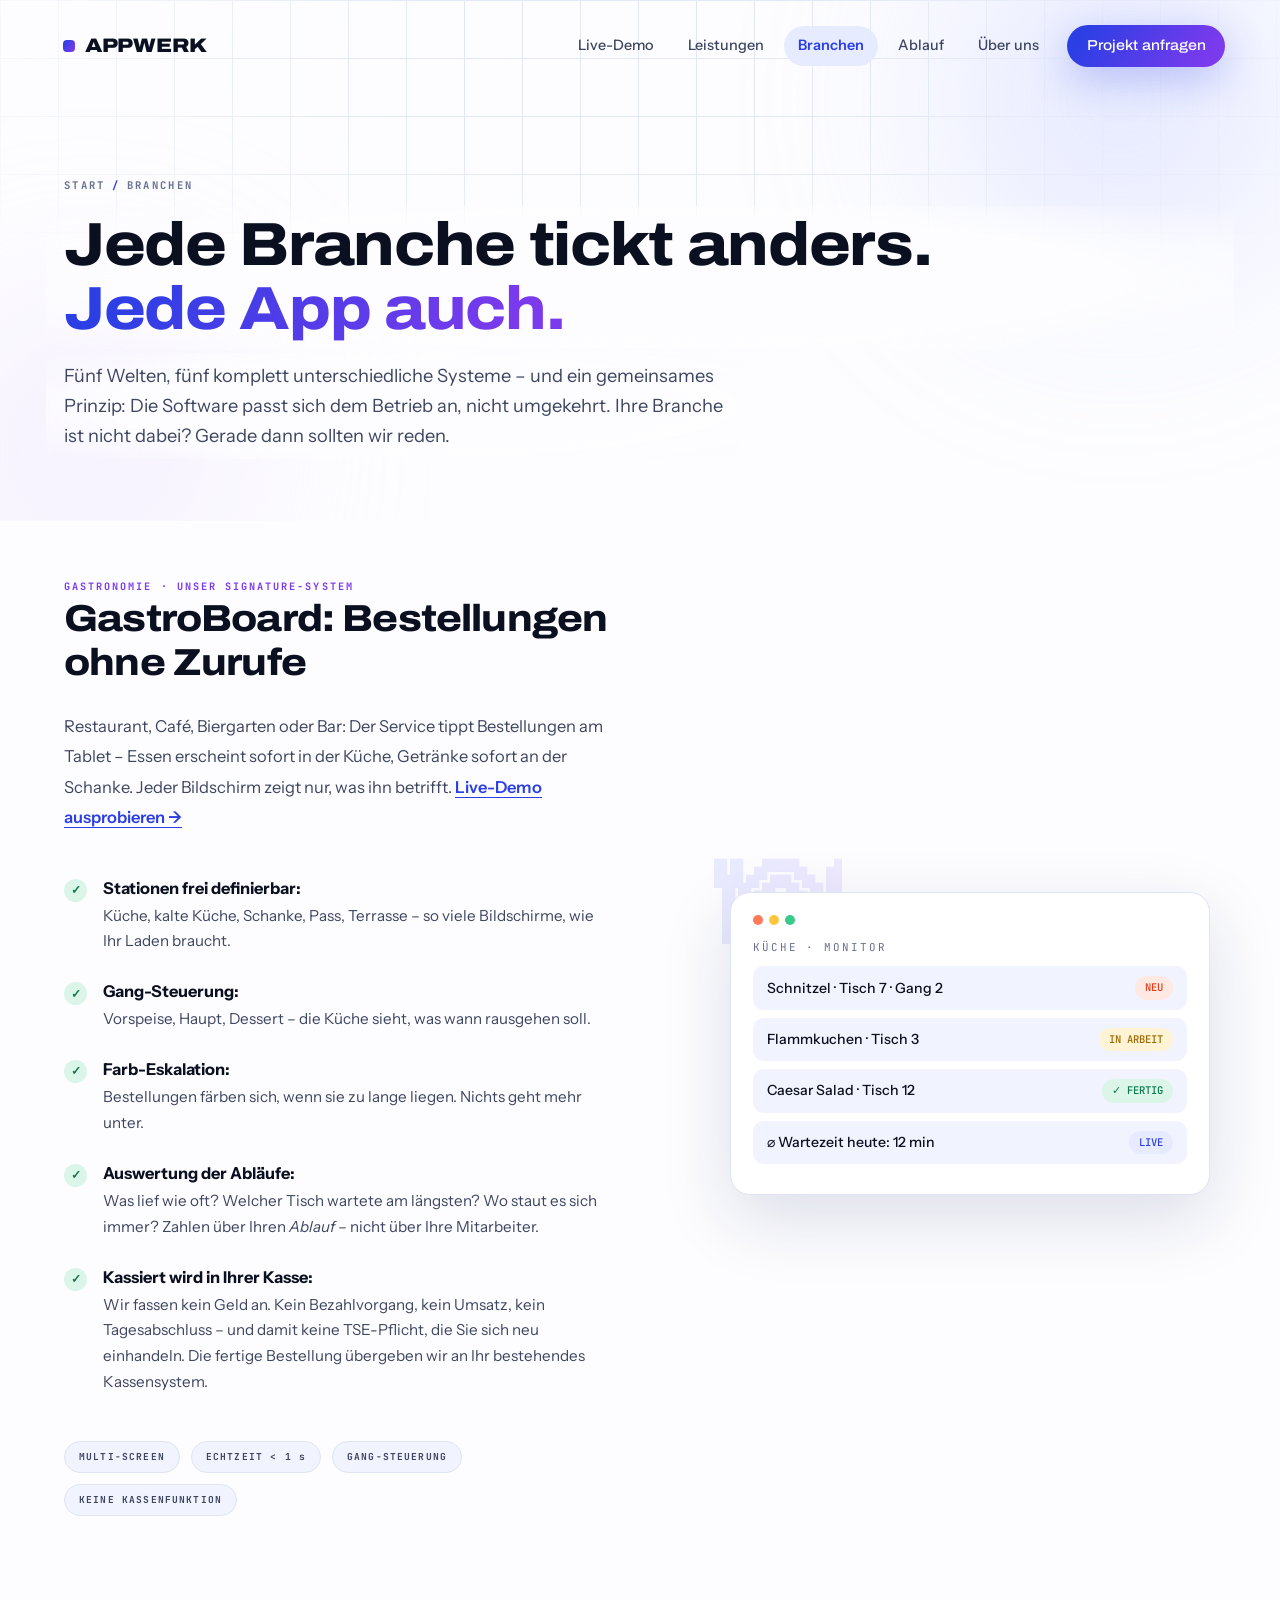
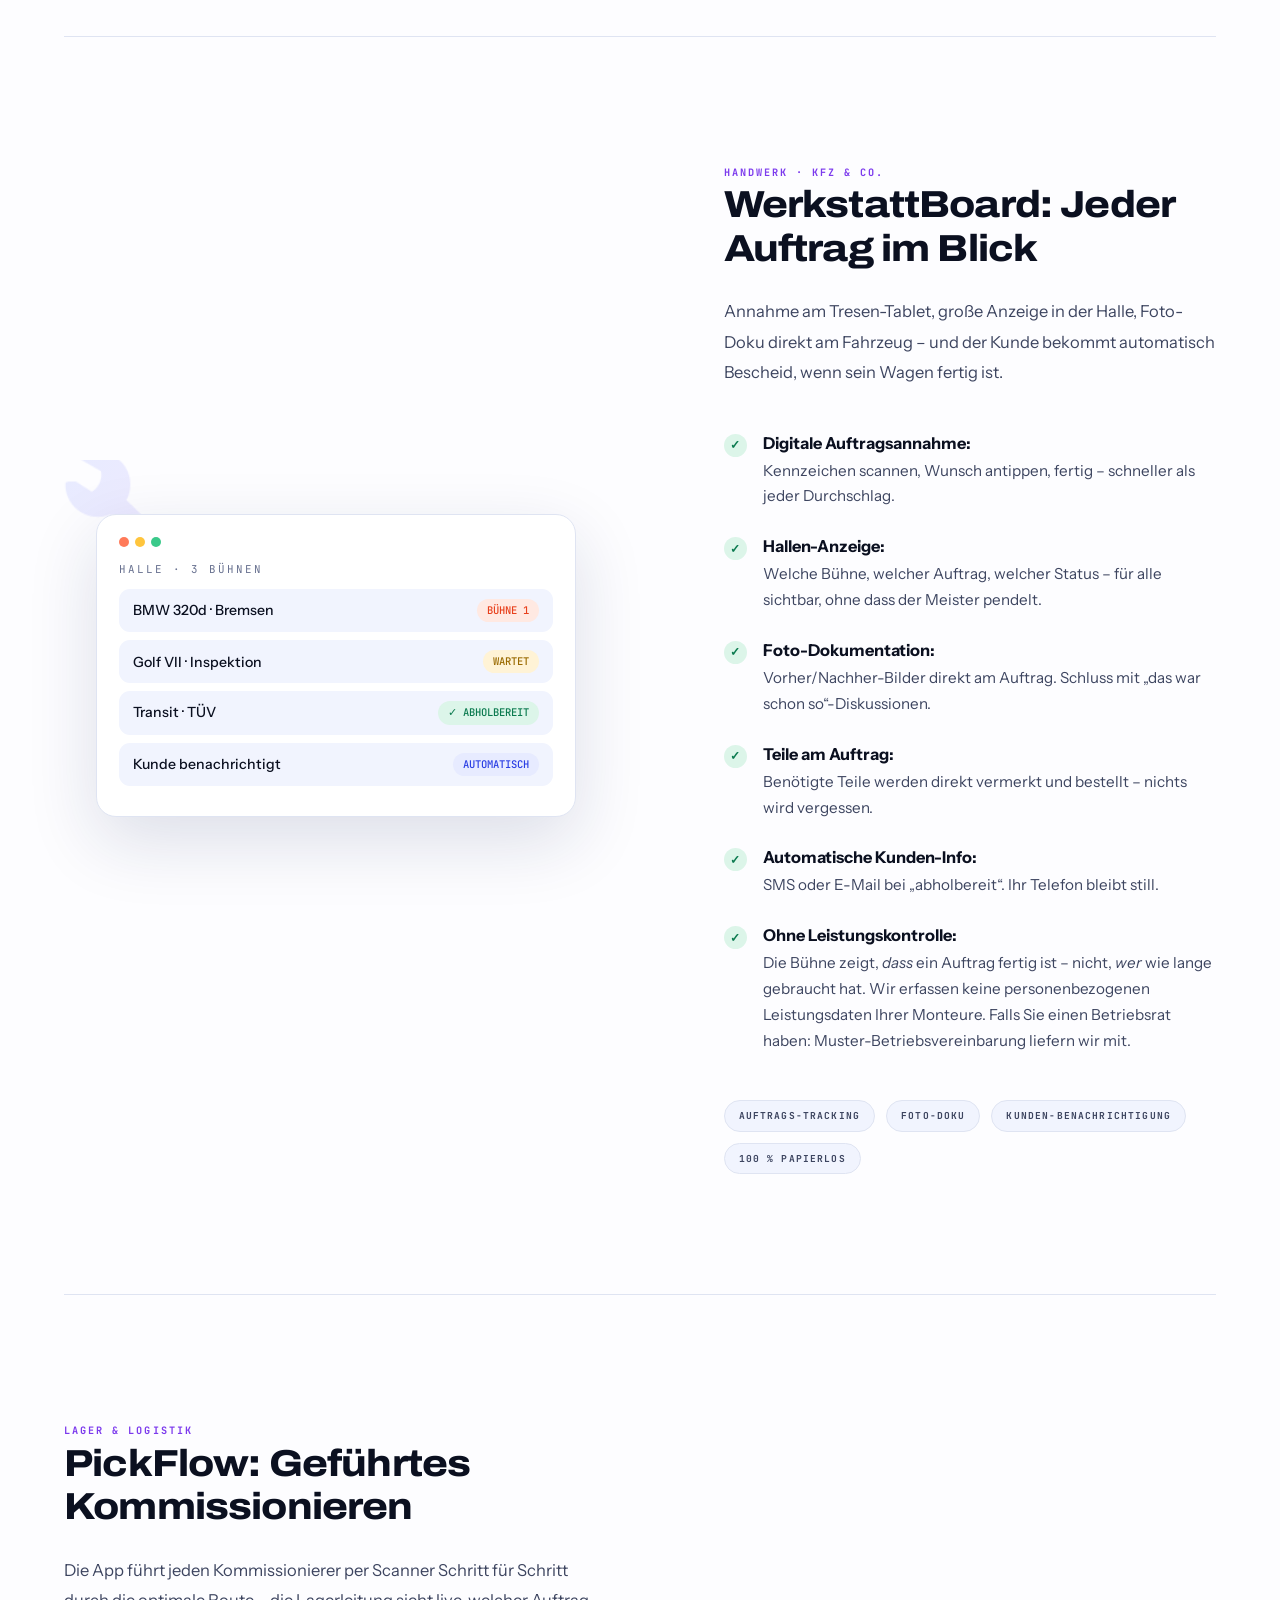
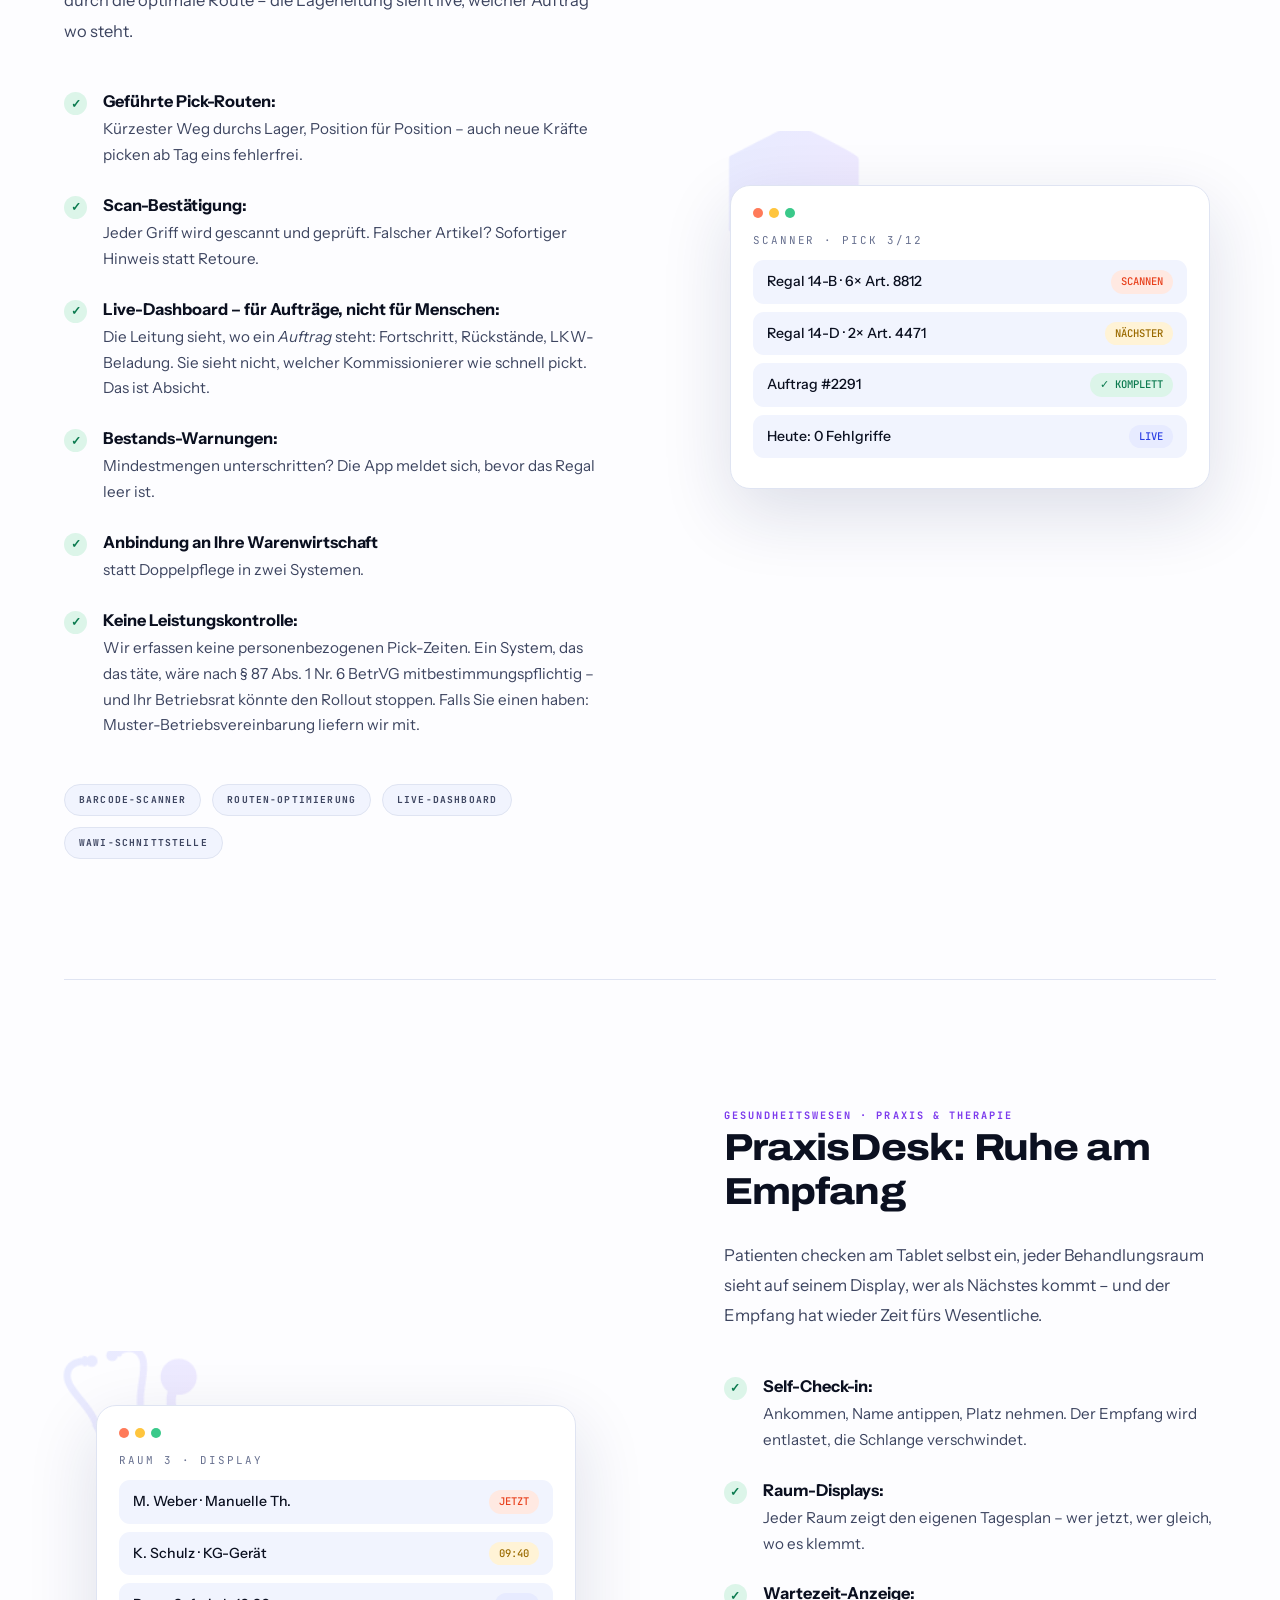
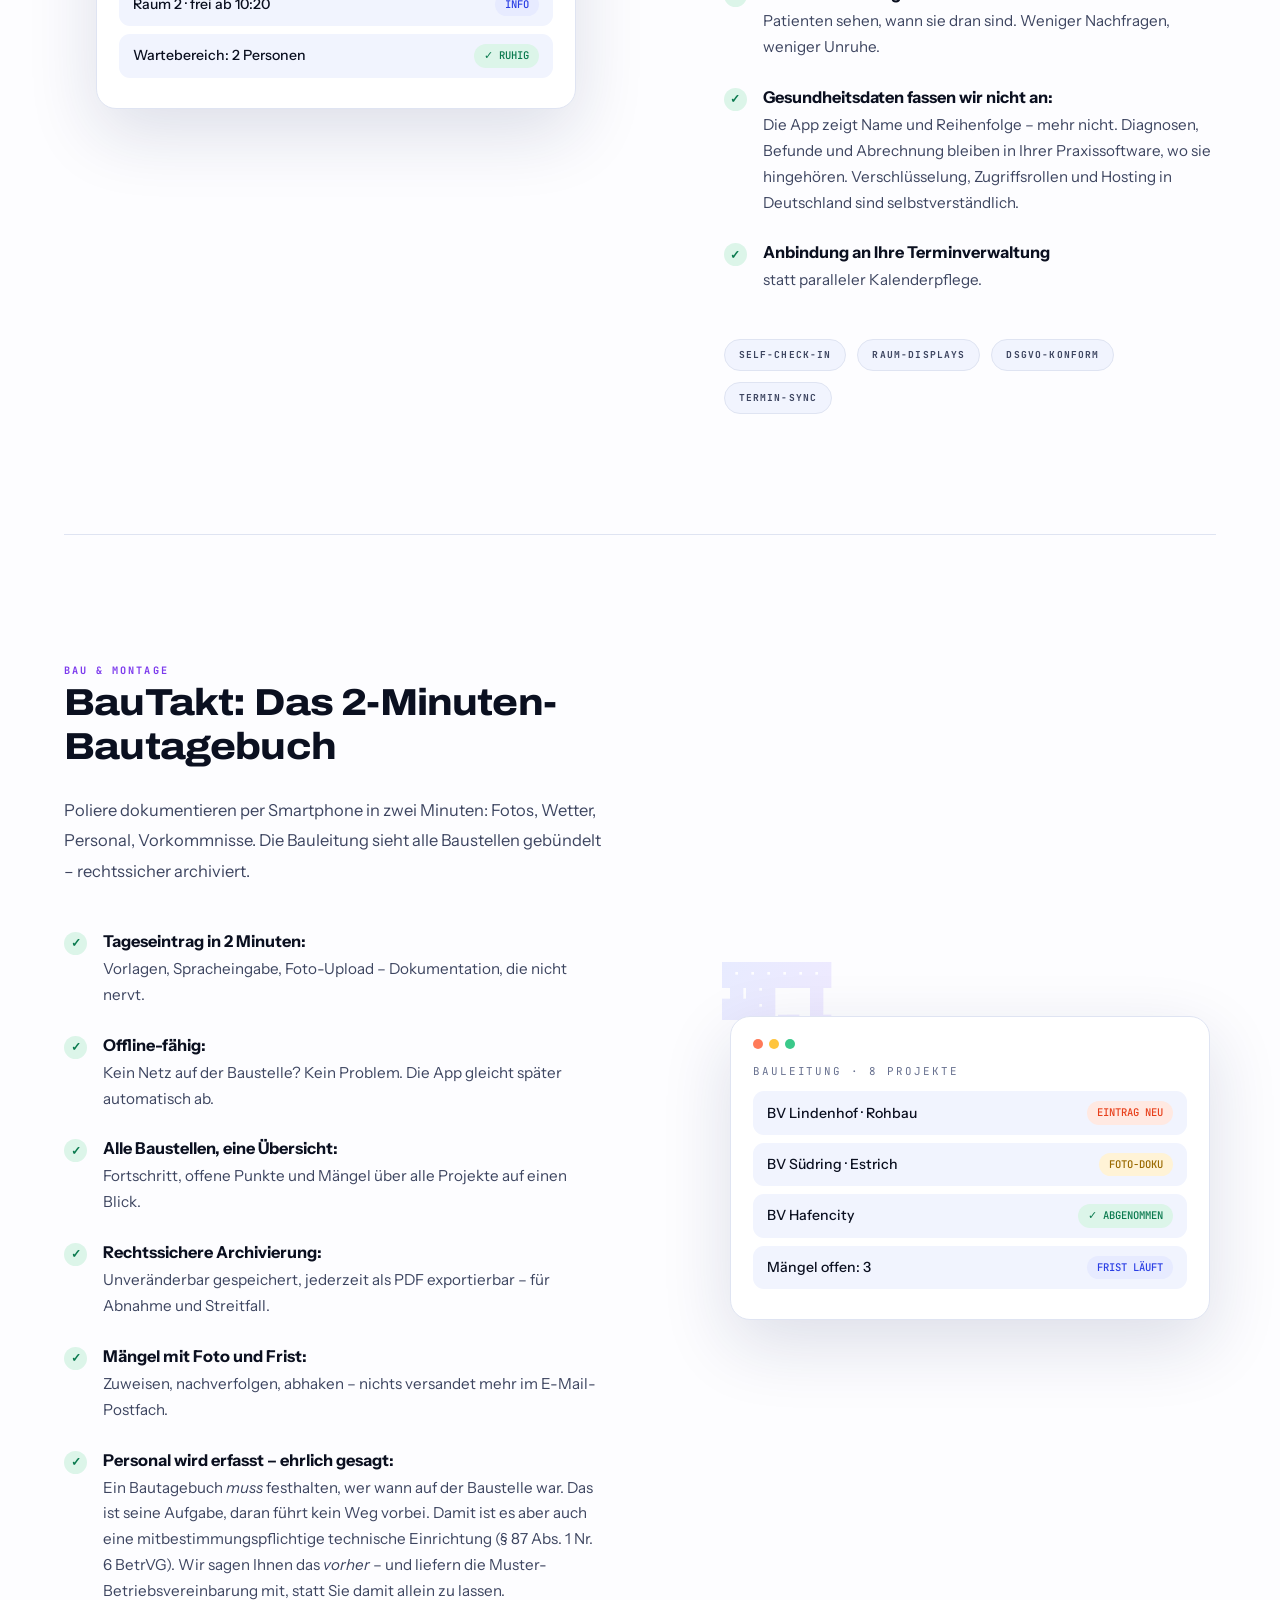
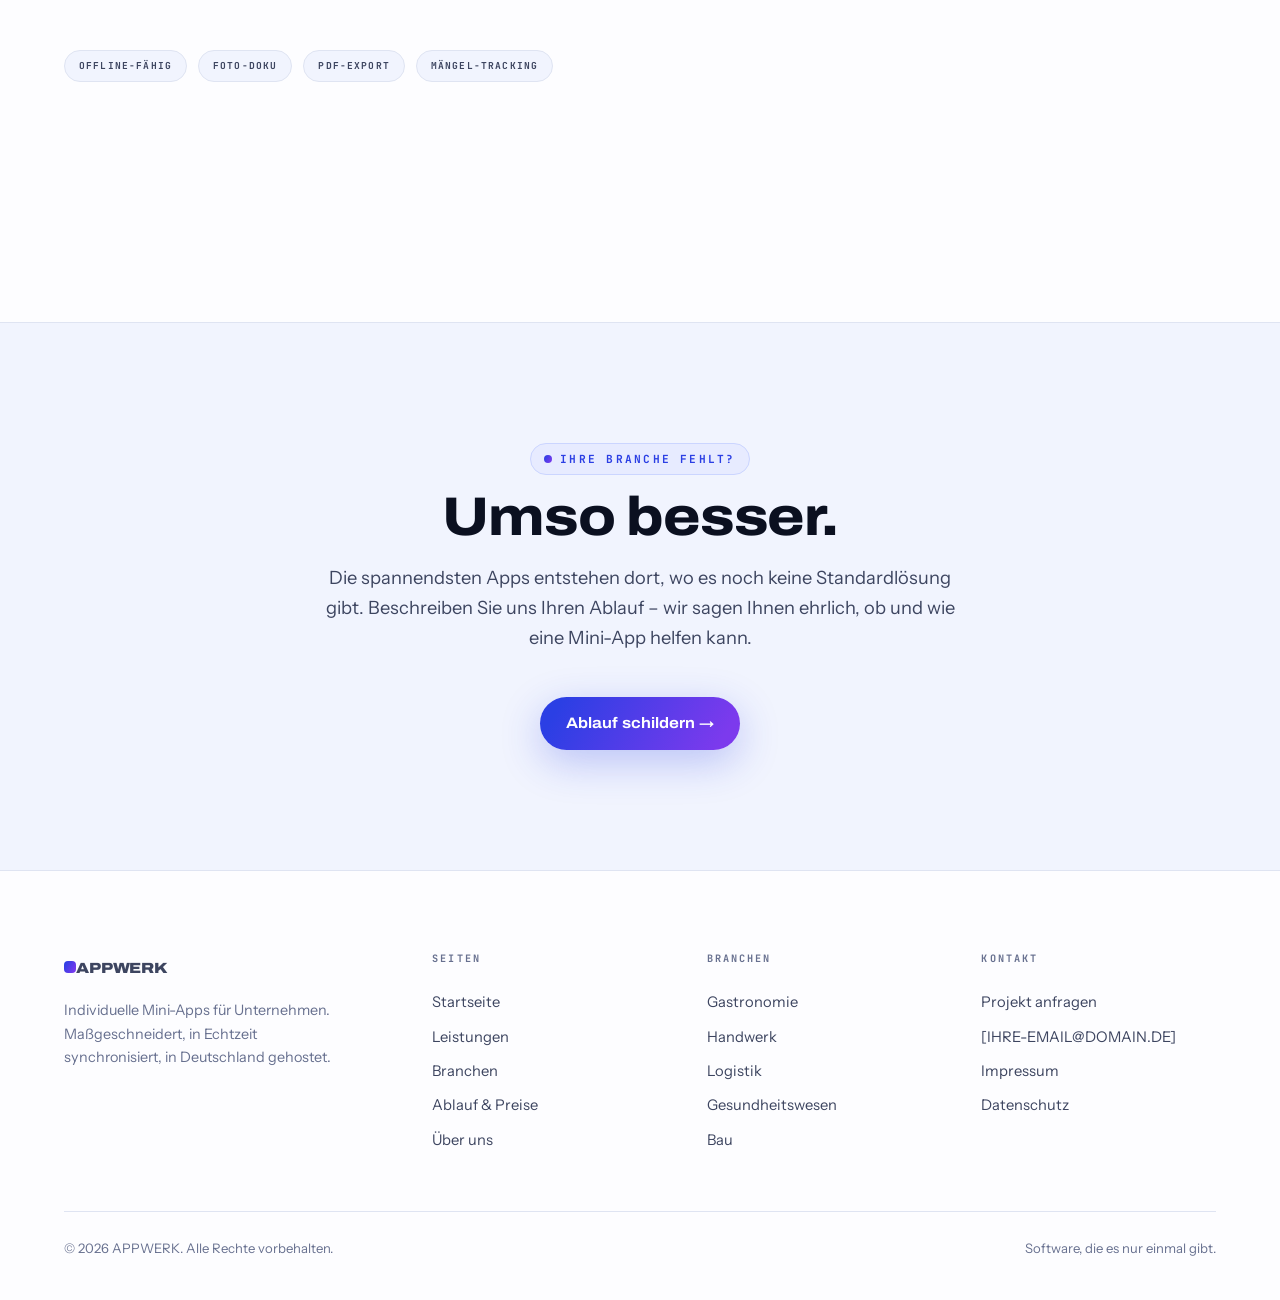
<file: branchen.html>
<!DOCTYPE html>
<html lang="de">
<head>
<meta charset="UTF-8">
<meta name="viewport" content="width=device-width, initial-scale=1.0">
<title>Branchen-Lösungen · APPWERK</title>
<meta name="description" content="Mehrere Rollen, mehrere Bildschirme, ein Ablauf – Beispiele aus Gastronomie, Werkstatt, Lager, Praxis und Bau. Die Branche ist zweitrangig, der Ablauf entscheidet.">
<meta name="color-scheme" content="light">
<link rel="preconnect" href="https://fonts.bunny.net">
<link rel="preconnect" href="https://fonts.bunny.net" crossorigin>
<link href="https://fonts.bunny.net/css2?family=Archivo:wdth,wght@62..125,300..900&family=Instrument+Sans:wght@400;500;600&family=JetBrains+Mono:wght@400;500;700&display=swap" rel="stylesheet">
<style>
/* ============================================================
   APPWERK · Design System (hell · hoher Kontrast · Kobalt/Violett)
   ============================================================ */
:root{
  --ink:#0B1020;          /* Text */
  --ink-2:#3D4560;        /* Sekundärtext */
  --ink-3:#67708F;        /* Tertiärtext */
  --bg:#FDFDFF;           /* Seitengrund: fast weiß */
  --bg-tint:#F1F4FE;      /* leicht blau getönte Flächen */
  --surface:#FFFFFF;
  --line:#DFE4F2;
  --line-strong:#C7CFEA;
  --cobalt:#2B3FE4;
  --cobalt-dark:#1E2FB8;
  --violet:#7C3AED;
  --grad:linear-gradient(120deg,#2B3FE4 10%,#7C3AED 90%);
  --cobalt-soft:#E7EBFF;
  --violet-soft:#F1E9FF;
  --coral:#E8401C;
  --coral-soft:#FFE9E2;
  --amber:#9A6A00;
  --amber-soft:#FFF3D6;
  --mint:#0B7A4F;
  --mint-soft:#DCF5E9;
  --radius:20px;
  --radius-sm:13px;
  --shadow:0 6px 24px rgba(24,34,90,.08);
  --shadow-lg:0 24px 70px rgba(24,34,90,.14);
  --glow:0 12px 40px rgba(43,63,228,.28);
  --font-display:"Archivo",sans-serif;
  --font-body:"Instrument Sans",sans-serif;
  --font-mono:"JetBrains Mono",monospace;
}
*{margin:0;padding:0;box-sizing:border-box}
html{scroll-behavior:smooth;scroll-padding-top:90px}
body{font-family:var(--font-body);background:var(--bg);color:var(--ink);line-height:1.65;-webkit-font-smoothing:antialiased;overflow-x:hidden}
img{max-width:100%}
a{color:inherit;text-decoration:none}
button{font-family:inherit;cursor:pointer}
::selection{background:var(--cobalt);color:#fff}
::-webkit-scrollbar{width:11px}
::-webkit-scrollbar-track{background:var(--bg-tint)}
::-webkit-scrollbar-thumb{background:linear-gradient(#2B3FE4,#7C3AED);border-radius:99px;border:3px solid var(--bg-tint)}

.wrap{max-width:1200px;margin:0 auto;padding:0 24px}
.section{padding:120px 0}
h1,h2,h3{font-family:var(--font-display);font-stretch:112%;line-height:1.05;letter-spacing:-.022em;font-weight:780}
h2{font-size:clamp(2.1rem,4.6vw,3.4rem);margin:.8rem 0 1.1rem}
.lead{font-size:1.14rem;color:var(--ink-2);max-width:660px}
.grad-text{background:var(--grad);-webkit-background-clip:text;background-clip:text;color:transparent}

.eyebrow{font-family:var(--font-mono);font-size:.7rem;font-weight:700;letter-spacing:.2em;text-transform:uppercase;color:var(--cobalt);display:inline-flex;align-items:center;gap:.7em;background:var(--cobalt-soft);border:1px solid #CBD5FF;padding:.55em 1.2em;border-radius:999px}
.eyebrow::before{content:"";width:8px;height:8px;border-radius:50%;background:var(--grad);display:inline-block}

/* Reveal (nur mit JS aktiv → Inhalt bleibt sonst sichtbar) */
html.js .rv{opacity:0;transform:translateY(28px);transition:opacity .75s ease,transform .75s cubic-bezier(.2,.7,.2,1)}
html.js .rv.in{opacity:1;transform:none}
.rv-d1{transition-delay:.08s}.rv-d2{transition-delay:.16s}.rv-d3{transition-delay:.24s}.rv-d4{transition-delay:.32s}

/* Scroll-Fortschritt oben */
.progress{position:fixed;top:0;left:0;height:4px;width:0;background:var(--grad);z-index:120;border-radius:0 99px 99px 0;box-shadow:0 0 12px rgba(43,63,228,.5)}

/* ============ NAV ============ */
.nav{position:fixed;top:14px;left:0;right:0;z-index:100;pointer-events:none}
.nav-inner{pointer-events:auto;display:flex;align-items:center;justify-content:space-between;height:64px;max-width:1200px;margin:0 auto;padding:0 14px 0 22px;border-radius:999px;transition:background .35s,box-shadow .35s,border-color .35s;border:1px solid transparent}
.nav.scrolled .nav-inner{background:rgba(255,255,255,.88);backdrop-filter:blur(16px);border-color:var(--line);box-shadow:var(--shadow)}
.logo{font-family:var(--font-display);font-stretch:118%;font-weight:860;font-size:1.22rem;letter-spacing:-.01em;display:flex;align-items:center;gap:.5em}
.logo-dot{width:12px;height:12px;background:var(--grad);border-radius:4px;display:inline-block;animation:logopulse 3.2s ease-in-out infinite}
@keyframes logopulse{0%,100%{transform:rotate(0) scale(1)}50%{transform:rotate(135deg) scale(1.12)}}
.nav-links{display:flex;gap:6px;align-items:center}
.nav-links a{font-size:.9rem;font-weight:500;color:var(--ink-2);position:relative;padding:8px 14px;border-radius:999px;transition:color .2s,background .2s}
.nav-links a:hover{color:var(--ink);background:var(--bg-tint)}
.nav-links a.active{color:var(--cobalt);background:var(--cobalt-soft);font-weight:600}
.btn{display:inline-flex;align-items:center;gap:.55em;font-family:var(--font-display);font-stretch:110%;font-weight:680;font-size:.95rem;padding:.9em 1.7em;border-radius:999px;border:none;transition:transform .22s,box-shadow .25s,filter .25s;position:relative;overflow:hidden}
.btn:hover{transform:translateY(-2px)}
.btn:active{transform:translateY(0) scale(.98)}
.btn:focus-visible,a:focus-visible,button:focus-visible{outline:3px solid var(--cobalt);outline-offset:3px}
.btn-primary{background:var(--grad);color:#fff;box-shadow:var(--glow)}
.btn-primary::after{content:"";position:absolute;top:0;left:-80%;width:50%;height:100%;background:linear-gradient(100deg,transparent,rgba(255,255,255,.45),transparent);transform:skewX(-20deg);transition:left .5s}
.btn-primary:hover::after{left:130%}
.btn-primary:hover{filter:brightness(1.06);box-shadow:0 16px 46px rgba(43,63,228,.4)}
.btn-ghost{background:#fff;color:var(--ink);border:1.5px solid var(--line-strong)}
.btn-ghost:hover{border-color:var(--cobalt);color:var(--cobalt)}
.burger{display:none;background:#fff;border:1px solid var(--line);border-radius:999px;flex-direction:column;gap:5px;padding:12px 13px}
.burger span{width:22px;height:2.5px;background:var(--ink);border-radius:2px;transition:.3s}
.mobile-menu{display:none;position:fixed;inset:0;background:rgba(253,253,255,.98);backdrop-filter:blur(10px);z-index:99;padding:110px 28px 40px;flex-direction:column;gap:4px}
.mobile-menu.open{display:flex}
.mobile-menu a{font-family:var(--font-display);font-size:1.6rem;font-weight:750;padding:16px 0;border-bottom:1px solid var(--line);display:flex;justify-content:space-between;align-items:center}
.mobile-menu a::after{content:"→";color:var(--cobalt)}

/* ============ HERO ============ */
.hero{padding:180px 0 100px;position:relative;overflow:hidden}
.hero-mesh{position:absolute;inset:0;pointer-events:none}
.hero-mesh::before,.hero-mesh::after{content:"";position:absolute;border-radius:50%;filter:blur(90px);opacity:.5}
.hero-mesh::before{width:560px;height:560px;top:-180px;right:-120px;background:radial-gradient(circle,#B9C4FF,transparent 65%);animation:drift 16s ease-in-out infinite alternate}
.hero-mesh::after{width:460px;height:460px;bottom:-160px;left:-140px;background:radial-gradient(circle,#E4D4FF,transparent 65%);animation:drift 19s ease-in-out infinite alternate-reverse}
@keyframes drift{from{transform:translate(0,0) scale(1)}to{transform:translate(60px,40px) scale(1.12)}}
.hero-grid-bg{position:absolute;inset:0;background-image:linear-gradient(#E3E8F7 1px,transparent 1px),linear-gradient(90deg,#E3E8F7 1px,transparent 1px);background-size:58px 58px;mask-image:radial-gradient(ellipse 85% 75% at 50% 15%,#000 25%,transparent 72%)}
.hero-inner{position:relative;display:grid;grid-template-columns:1.08fr .92fr;gap:64px;align-items:center}
.hero h1{font-size:clamp(2.7rem,5.8vw,4.6rem);margin:1.3rem 0 1.4rem;position:relative}
.hero .lead{margin-bottom:2.2rem;position:relative}
.hero-ctas{display:flex;gap:14px;flex-wrap:wrap;margin-bottom:2.8rem}
.hero-trust{display:grid;grid-template-columns:repeat(3,1fr);align-items:start;margin-top:6px;max-width:660px}
.hero-trust div{font-size:.84rem;color:var(--ink-3);padding:2px 24px;border-left:2px solid var(--line);line-height:1.55}
.hero-trust div:first-child{padding-left:0;border-left:none}
.hero-trust strong{display:block;font-family:var(--font-display);font-size:1.35rem;font-weight:820;margin-bottom:6px;white-space:nowrap;background:var(--grad);-webkit-background-clip:text;background-clip:text;color:transparent}

/* Hero-Mockup */
.hero-visual{position:relative}
.hero-visual::before{content:"";position:absolute;inset:-8% -6%;background:var(--grad);opacity:.1;border-radius:40px;transform:rotate(-3deg)}
.sync-card{background:#fff;border:1px solid var(--line);border-radius:var(--radius);box-shadow:var(--shadow-lg);padding:18px;position:relative}
.sync-card .bar{display:flex;gap:6px;margin-bottom:14px}
.sync-card .bar i{width:10px;height:10px;border-radius:50%;background:var(--line)}
.sync-card .bar i:first-child{background:#FF7A59}
.sync-card .bar i:nth-child(2){background:#FFC53D}
.sync-card .bar i:nth-child(3){background:#3AC98A}
.sc-title{font-family:var(--font-mono);font-size:.68rem;letter-spacing:.18em;text-transform:uppercase;color:var(--ink-3);margin-bottom:10px}
.sc-row{display:flex;align-items:center;justify-content:space-between;gap:8px;background:var(--bg-tint);border-radius:11px;padding:10px 14px;margin-bottom:8px;font-size:.88rem;font-weight:500;opacity:0;animation:rowin .5s forwards}
.sc-row .tag{font-family:var(--font-mono);font-size:.66rem;padding:3px 10px;border-radius:999px;background:var(--cobalt-soft);color:var(--cobalt);white-space:nowrap}
.sc-row .tag.warm{background:var(--amber-soft);color:var(--amber)}
.sc-row .tag.done{background:var(--mint-soft);color:var(--mint)}
.sc-row .tag.hot{background:var(--coral-soft);color:var(--coral)}
@keyframes rowin{from{opacity:0;transform:translateX(-14px)}to{opacity:1;transform:none}}
.sync-card.small{position:absolute;width:62%;padding:14px;z-index:2}
.sync-card.kitchen{top:-46px;right:-16px;transform:rotate(2.5deg)}
.sync-card.bar-c{bottom:-50px;left:-22px;transform:rotate(-2.5deg)}
.sync-badge{position:absolute;top:37%;left:-16px;background:var(--grad);color:#fff;font-family:var(--font-mono);font-size:.68rem;font-weight:700;padding:9px 15px;border-radius:999px;box-shadow:var(--glow);display:flex;align-items:center;gap:8px;z-index:3}
.sync-badge .dot{width:8px;height:8px;border-radius:50%;background:#7CFFC0;animation:blink 1.4s infinite}
@keyframes blink{0%,100%{opacity:1}50%{opacity:.25}}
.float{animation:float 7s ease-in-out infinite}
@keyframes float{0%,100%{transform:translateY(0)}50%{transform:translateY(-12px)}}
.sync-card.kitchen.float{animation-name:floatr1}
@keyframes floatr1{0%,100%{transform:rotate(2.5deg) translateY(0)}50%{transform:rotate(2.5deg) translateY(-12px)}}
.sync-card.bar-c.float{animation-name:floatr2}
@keyframes floatr2{0%,100%{transform:rotate(-2.5deg) translateY(0)}50%{transform:rotate(-2.5deg) translateY(-12px)}}

/* ============ KPI ============ */
.kpis{padding:26px 0 0}
.kpi-grid{display:grid;grid-template-columns:repeat(4,1fr);gap:16px;perspective:1100px}
.kpi{background:#fff;border:1px solid var(--line);border-radius:var(--radius);padding:30px 26px;transition:box-shadow .3s,border-color .3s;position:relative;overflow:hidden;transform-style:preserve-3d;will-change:transform}
.kpi::before{content:"";position:absolute;top:0;left:0;right:0;height:4px;background:var(--grad);transform:scaleX(0);transform-origin:left;transition:transform .4s}
.kpi:hover{box-shadow:var(--shadow-lg);border-color:#B9C4FF}
.kpi:hover::before{transform:scaleX(1)}
.kpi b{font-family:var(--font-display);font-size:2.4rem;font-weight:830;letter-spacing:-.02em;display:block;line-height:1}
.kpi b span{background:var(--grad);-webkit-background-clip:text;background-clip:text;color:transparent}
.kpi p{font-size:.88rem;color:var(--ink-3);margin-top:9px}
.kpi small{font-family:var(--font-mono);font-size:.62rem;font-weight:700;letter-spacing:.16em;text-transform:uppercase;color:var(--violet);display:block;margin-bottom:12px}

/* ============ LIVE-DEMO (hell & glasklar) ============ */
.demo-head{max-width:740px;margin-bottom:46px}
.demo-shell{background:linear-gradient(180deg,#F4F6FF,#EDF0FF);border:1px solid #D5DCFA;border-radius:28px;padding:26px;box-shadow:var(--shadow-lg);position:relative;overflow:hidden}
.demo-shell::before{content:"";position:absolute;top:-140px;right:-140px;width:380px;height:380px;background:radial-gradient(circle,rgba(124,58,237,.14),transparent 70%);pointer-events:none}
.demo-topbar{display:flex;align-items:center;justify-content:space-between;margin-bottom:20px;position:relative;z-index:2;flex-wrap:wrap;gap:10px}
.demo-topbar .name{font-family:var(--font-mono);color:var(--cobalt);font-weight:700;font-size:.76rem;letter-spacing:.16em}
.demo-live{display:flex;align-items:center;gap:8px;font-family:var(--font-mono);font-size:.68rem;font-weight:700;color:var(--mint);background:var(--mint-soft);border:1px solid #A9E5C9;padding:7px 15px;border-radius:999px}
.demo-live .dot{width:7px;height:7px;border-radius:50%;background:#12B573;animation:blink 1.4s infinite}
.demo-grid{display:grid;grid-template-columns:1.05fr 1fr 1fr;gap:16px;position:relative;z-index:2}
.panel{background:#fff;border:1px solid var(--line);border-radius:18px;padding:16px;min-height:400px;display:flex;flex-direction:column;position:relative;transition:box-shadow .3s,border-color .3s;box-shadow:0 3px 14px rgba(24,34,90,.05)}
.panel.pulse{border-color:var(--cobalt);box-shadow:0 0 0 4px rgba(43,63,228,.18),var(--shadow)}
.panel-h{display:flex;align-items:center;justify-content:space-between;margin-bottom:14px}
.panel-h b{font-family:var(--font-display);font-stretch:112%;font-size:1.05rem}
.panel-h .chip{font-family:var(--font-mono);font-size:.6rem;font-weight:700;letter-spacing:.1em;padding:4px 11px;border-radius:999px}
.chip-k{background:var(--coral-soft);color:var(--coral)}
.chip-b{background:var(--amber-soft);color:var(--amber)}
.chip-s{background:var(--cobalt-soft);color:var(--cobalt)}
.table-select{display:flex;gap:8px;margin-bottom:14px}
.table-btn{flex:1;background:var(--bg-tint);border:1.5px solid var(--line);color:var(--ink-2);font-family:var(--font-mono);font-size:.7rem;font-weight:700;padding:9px 4px;border-radius:10px;transition:.2s}
.table-btn:hover{border-color:var(--cobalt);color:var(--cobalt)}
.table-btn.active{background:var(--grad);border-color:transparent;color:#fff;box-shadow:0 4px 14px rgba(43,63,228,.3)}
.item-grid{display:grid;grid-template-columns:1fr 1fr;gap:8px;margin-bottom:14px}
.item-btn{background:#fff;border:1.5px solid var(--line);color:var(--ink);font-size:.82rem;font-weight:600;padding:11px 10px;border-radius:11px;display:flex;flex-direction:column;gap:2px;align-items:flex-start;transition:.18s;text-align:left}
.item-btn small{font-family:var(--font-mono);font-size:.58rem;font-weight:500;color:var(--ink-3);letter-spacing:.08em}
.item-btn:hover{border-color:var(--cobalt);transform:translateY(-2px);box-shadow:0 6px 16px rgba(43,63,228,.14);background:#FBFCFF}
.item-btn:active{transform:scale(.96)}
.order-list{flex:1;overflow-y:auto;display:flex;flex-direction:column;gap:8px;scrollbar-width:thin;scrollbar-color:var(--line) transparent}
.order-empty{color:var(--ink-3);font-size:.8rem;text-align:center;margin:auto;font-family:var(--font-mono);line-height:1.9;padding:0 12px}
.order-card{background:var(--bg-tint);border:1px solid var(--line);border-radius:12px;padding:10px 13px;animation:cardin .45s cubic-bezier(.2,.9,.3,1.3);display:flex;align-items:center;justify-content:space-between;gap:8px}
@keyframes cardin{from{opacity:0;transform:translateY(14px) scale(.92)}to{opacity:1;transform:none}}
.order-card .info{min-width:0}
.order-card .info b{font-size:.84rem;font-weight:650;display:block}
.order-card .info span{font-family:var(--font-mono);font-size:.6rem;color:var(--ink-3)}
.status-btn{border:none;font-family:var(--font-mono);font-size:.6rem;font-weight:700;padding:7px 12px;border-radius:999px;white-space:nowrap;transition:.2s}
.st-new{background:var(--coral-soft);color:var(--coral)}
.st-work{background:var(--amber-soft);color:var(--amber)}
.st-done{background:var(--mint-soft);color:var(--mint)}
.status-btn:hover{filter:brightness(.94);transform:scale(1.05)}
.svc-status{font-family:var(--font-mono);font-size:.58rem;font-weight:700;padding:6px 11px;border-radius:999px;white-space:nowrap}
.demo-log{margin-top:16px;background:#fff;border:1px solid var(--line);border-radius:13px;padding:13px 17px;font-family:var(--font-mono);font-size:.7rem;color:var(--ink-2);display:flex;align-items:center;gap:10px;position:relative;z-index:2;min-height:46px}
.demo-log .lbl{color:var(--violet);font-weight:700;flex-shrink:0}
.demo-log .msg{white-space:nowrap;overflow:hidden;text-overflow:ellipsis}
.demo-note{margin-top:20px;font-size:.9rem;color:var(--ink-3);text-align:center}
.demo-note b{color:var(--ink)}

/* ============ LEISTUNGEN ============ */
.services{background:var(--bg-tint);border-top:1px solid var(--line);border-bottom:1px solid var(--line)}
.svc-grid{display:grid;grid-template-columns:repeat(4,1fr);gap:18px;margin-top:46px;perspective:1100px}
.svc{border:1px solid var(--line);border-radius:var(--radius);padding:32px 28px;position:relative;overflow:hidden;transition:box-shadow .3s,border-color .3s;background:#fff;transform-style:preserve-3d;will-change:transform}
.svc:hover{box-shadow:var(--shadow-lg);border-color:#B9C4FF}
.svc::before{content:"";position:absolute;top:0;left:0;right:0;height:4px;background:var(--grad);transform:scaleX(0);transform-origin:left;transition:transform .4s}
.svc:hover::before{transform:scaleX(1)}
.svc .ico{width:54px;height:54px;border-radius:15px;background:var(--grad);display:grid;place-items:center;margin-bottom:20px;font-size:1.4rem;box-shadow:0 6px 18px rgba(43,63,228,.28)}
.svc h3{font-size:1.16rem;margin-bottom:10px}
.svc p{font-size:.9rem;color:var(--ink-3)}
.svc .tagline{font-family:var(--font-mono);font-size:.6rem;font-weight:700;letter-spacing:.16em;text-transform:uppercase;color:var(--violet);display:block;margin-top:18px}

/* ============ ERGEBNIS · Vorher/Nachher ============ */
.ba-switch-row{display:flex;align-items:center;gap:22px;margin:46px 0 36px;flex-wrap:wrap}
.ba-label{font-family:var(--font-mono);font-size:.72rem;font-weight:700;letter-spacing:.18em;color:var(--ink-3);transition:color .3s}
.ba-label.on{color:var(--cobalt)}
.ba-switch{position:relative;width:96px;height:48px;border-radius:999px;border:2px solid var(--line-strong);background:#fff;transition:background .35s,border-color .35s,box-shadow .35s;flex-shrink:0}
.ba-switch:hover{border-color:var(--cobalt)}
.ba-switch[aria-checked="true"]{background:var(--grad);border-color:transparent;box-shadow:var(--glow)}
.ba-knob{position:absolute;top:4px;left:4px;width:36px;height:36px;border-radius:50%;background:var(--ink);transition:transform .45s cubic-bezier(.3,1.4,.4,1),background .35s;display:grid;place-items:center}
.ba-knob::after{content:"✕";color:#fff;font-size:.75rem;font-family:var(--font-mono);transition:.3s}
.ba-switch[aria-checked="true"] .ba-knob{transform:translateX(48px);background:#fff}
.ba-switch[aria-checked="true"] .ba-knob::after{content:"✓";color:var(--cobalt);font-weight:700}
.ba-hint{animation:nudge 2.4s ease-in-out infinite}
@keyframes nudge{0%,100%{transform:scale(1)}50%{transform:scale(1.07)}}
.ba-grid{display:grid;grid-template-columns:repeat(3,1fr);gap:18px}
.ba-card{perspective:1400px;min-height:270px;cursor:pointer;outline:none}
.ba-inner{position:relative;width:100%;height:100%;min-height:270px;transform-style:preserve-3d;transition:transform .7s cubic-bezier(.35,.9,.3,1)}
.ba-card.flipped .ba-inner{transform:rotateY(180deg)}
.ba-card:focus-visible .ba-inner{outline:3px solid var(--cobalt);outline-offset:3px;border-radius:var(--radius)}
.ba-face{position:absolute;inset:0;backface-visibility:hidden;-webkit-backface-visibility:hidden;border-radius:var(--radius);padding:28px 27px;display:flex;flex-direction:column;gap:10px}
.ba-front{background:#fff;border:1px solid var(--line);box-shadow:0 3px 16px rgba(24,34,90,.05)}
.ba-front h3{font-size:1.16rem}
.ba-front p{font-size:.9rem;color:var(--ink-3)}
.ba-front .ba-tag{color:var(--coral);background:var(--coral-soft)}
.ba-card:hover .ba-front{border-color:#F0B9A8}
.ba-back{background:var(--grad);color:#fff;transform:rotateY(180deg);box-shadow:0 20px 54px rgba(60,50,220,.35)}
.ba-back h3{font-size:1.16rem;color:#fff}
.ba-back p{font-size:.9rem;color:#E4E4FF}
.ba-back b{margin-top:auto;font-family:var(--font-display);font-stretch:112%;font-size:1.02rem;background:rgba(255,255,255,.18);border:1px solid rgba(255,255,255,.4);border-radius:999px;padding:.5em 1.15em;align-self:flex-start}
.ba-back .ba-tag{color:#fff;background:rgba(255,255,255,.22)}
.ba-tag{font-family:var(--font-mono);font-size:.58rem;font-weight:700;letter-spacing:.16em;padding:5px 12px;border-radius:999px;align-self:flex-start}
.ba-branches{margin-top:56px;text-align:center}
.ba-branches>span{font-family:var(--font-mono);font-size:.66rem;font-weight:700;letter-spacing:.2em;text-transform:uppercase;color:var(--ink-3)}
.ba-chip-row{display:flex;gap:10px;flex-wrap:wrap;justify-content:center;margin-top:16px}
.ba-chip-row i{font-style:normal;font-size:.9rem;font-weight:550;background:#fff;border:1px solid var(--line);border-radius:999px;padding:.55em 1.2em;transition:transform .2s,border-color .2s,box-shadow .2s}
.ba-chip-row i:hover{transform:translateY(-3px);border-color:var(--cobalt);box-shadow:var(--shadow)}
.ba-you{background:var(--grad) !important;color:#fff;border-color:transparent !important;box-shadow:var(--glow)}
.ba-cta{margin-top:56px;background:var(--grad);color:#fff;border-radius:24px;padding:42px 46px;display:flex;align-items:center;justify-content:space-between;gap:26px;flex-wrap:wrap;position:relative;overflow:hidden;box-shadow:var(--shadow-lg)}
.ba-cta::before{content:"";position:absolute;top:-110px;right:-90px;width:300px;height:300px;background:radial-gradient(circle,rgba(255,255,255,.28),transparent 68%)}
.ba-cta h3{font-size:1.6rem;margin-bottom:6px;position:relative;color:#fff}
.ba-cta p{color:#E4E4FF;font-size:.96rem;max-width:520px;position:relative}
.ba-cta .btn{position:relative;flex-shrink:0;background:#fff;color:var(--cobalt);box-shadow:0 10px 30px rgba(0,0,30,.25)}
.ba-cta .btn:hover{filter:none;transform:translateY(-2px) scale(1.02)}

/* ============ WARUM (hell) ============ */
.why{background:var(--bg-tint);border-top:1px solid var(--line);border-bottom:1px solid var(--line)}
.compare{display:grid;grid-template-columns:1fr 1fr;gap:18px;margin-top:50px}
.cmp{border-radius:var(--radius);padding:38px 34px;border:1px solid var(--line)}
.cmp.std{background:#fff}
.cmp.us{background:var(--grad);border-color:transparent;box-shadow:0 22px 60px rgba(60,50,220,.3);color:#fff}
.cmp h3{font-size:1.32rem;margin-bottom:22px;display:flex;align-items:center;gap:12px;flex-wrap:wrap}
.cmp.us h3{color:#fff}
.cmp ul{list-style:none;display:flex;flex-direction:column;gap:15px}
.cmp li{display:flex;gap:12px;font-size:.95rem;color:var(--ink-2);align-items:flex-start}
.cmp.us li{color:#EDEDFF}
.cmp li::before{content:"✕";font-family:var(--font-mono);font-weight:700;font-size:.8rem;color:var(--coral);background:var(--coral-soft);width:22px;height:22px;border-radius:50%;display:grid;place-items:center;flex-shrink:0;margin-top:1px}
.cmp.us li::before{content:"✓";color:#fff;background:rgba(255,255,255,.22)}
.cmp .badge{font-family:var(--font-mono);font-size:.58rem;font-weight:700;letter-spacing:.16em;text-transform:uppercase;padding:6px 13px;border-radius:999px}
.cmp.std .badge{background:var(--bg-tint);color:var(--ink-3);border:1px solid var(--line)}
.cmp.us .badge{background:rgba(255,255,255,.2);color:#fff}

/* ============ PROZESS · Schlangenpfad ============ */
.steps{position:relative;max-width:980px;margin:76px auto 0}
.steps-svg{position:absolute;inset:0;width:100%;height:100%;pointer-events:none;overflow:visible;z-index:0}
#stepsBase{fill:none;stroke:var(--line-strong);stroke-width:3;stroke-linecap:round;stroke-dasharray:1 13}
#stepsProg{fill:none;stroke:url(#stepsGradient);stroke-width:4;stroke-linecap:round;filter:drop-shadow(0 0 8px rgba(43,63,228,.45));will-change:stroke-dashoffset}
.step{display:grid;grid-template-columns:1fr 96px 1fr;align-items:center;margin-bottom:36px;position:relative;perspective:1100px}
.step-num{display:grid;place-items:center;position:relative;z-index:2}
.step-num span{position:relative;width:68px;height:68px;border-radius:50%;background:#fff;border:3px solid var(--line-strong);display:grid;place-items:center;font-family:var(--font-display);font-stretch:112%;font-weight:860;font-size:1.55rem;color:var(--ink-3);transition:background .35s,border-color .35s,color .35s,transform .35s,box-shadow .35s}
.step-num span::after{content:"";position:absolute;inset:-9px;border-radius:50%;border:2px dashed var(--cobalt);opacity:0;transform:scale(.7);transition:opacity .35s,transform .5s}
.step:hover .step-num span{transform:scale(1.12) rotate(-8deg);border-color:var(--cobalt);color:var(--cobalt)}
.step:hover .step-num span::after{opacity:1;transform:scale(1);animation:ringspin 7s linear infinite}
@keyframes ringspin{to{transform:scale(1) rotate(360deg)}}
.step.done .step-num span{background:var(--grad);border-color:transparent;color:#fff;transform:scale(1.08);box-shadow:var(--glow)}
.step-card{background:#fff;border:1px solid var(--line);border-radius:var(--radius);padding:29px 31px;transition:box-shadow .3s,border-color .3s;position:relative;z-index:1;transform-style:preserve-3d;will-change:transform;box-shadow:0 3px 14px rgba(24,34,90,.05)}
.step-card::after{content:"";position:absolute;top:50%;width:14px;height:14px;background:#fff;border:1px solid var(--line);transform:translateY(-50%) rotate(45deg)}
.step.s-left .step-card::after{right:-8px;border-left:none;border-bottom:none}
.step.s-right .step-card::after{left:-8px;border-right:none;border-top:none}
.step-card:hover{box-shadow:0 18px 48px rgba(43,63,228,.16);border-color:#B9C4FF}
.step.done .step-card{border-color:#B9C4FF}
.step-card h3{font-size:1.18rem;margin-bottom:8px}
.step-card p{font-size:.9rem;color:var(--ink-3)}
.step-cta{display:inline-flex;align-items:center;gap:.4em;margin-top:16px;font-family:var(--font-mono);font-size:.68rem;letter-spacing:.14em;text-transform:uppercase;color:var(--cobalt);font-weight:700;border-bottom:2px solid var(--cobalt);padding-bottom:3px;transition:gap .2s}
.step-cta:hover{gap:.85em}
.step.s-left .step-card{text-align:right}
.step.s-left .step-card p{margin-left:auto}

/* ============ FAQ ============ */
.faq-list{margin-top:46px;max-width:840px}
.faq{background:#fff;border:1px solid var(--line);border-radius:var(--radius-sm);margin-bottom:12px;overflow:hidden;transition:box-shadow .25s,border-color .25s}
.faq[open]{box-shadow:var(--shadow);border-color:#B9C4FF}
.faq summary{list-style:none;display:flex;justify-content:space-between;align-items:center;gap:16px;padding:23px 27px;font-family:var(--font-display);font-weight:680;font-size:1.03rem;cursor:pointer}
.faq summary::-webkit-details-marker{display:none}
.faq summary .pl{width:32px;height:32px;border-radius:50%;background:var(--cobalt-soft);color:var(--cobalt);display:grid;place-items:center;flex-shrink:0;font-weight:800;transition:transform .3s,background .3s,color .3s}
.faq[open] summary .pl{transform:rotate(45deg);background:var(--grad);color:#fff}
.faq .a{padding:0 27px 25px;color:var(--ink-2);font-size:.95rem;max-width:700px}

/* ============ KONTAKT (hell & lesbar) ============ */
.contact-card{background:#fff;border:1px solid var(--line);border-radius:32px;margin:0 24px;overflow:hidden;box-shadow:var(--shadow-lg)}
.contact-inner{display:grid;grid-template-columns:1fr 1.05fr}
.contact-info{background:var(--grad);color:#fff;padding:70px 56px;position:relative;overflow:hidden}
.contact-info::before{content:"";position:absolute;top:-130px;right:-130px;width:340px;height:340px;background:radial-gradient(circle,rgba(255,255,255,.28),transparent 68%)}
.contact-info .eyebrow{background:rgba(255,255,255,.16);border-color:rgba(255,255,255,.35);color:#fff}
.contact-info .eyebrow::before{background:#fff}
.contact-info h2{color:#fff;position:relative}
.contact-info>p{color:#E4E4FF;position:relative;max-width:440px}
.contact-points{margin-top:36px;display:flex;flex-direction:column;gap:20px;position:relative}
.cp{display:flex;gap:16px;align-items:flex-start}
.cp .i{width:44px;height:44px;border-radius:12px;background:rgba(255,255,255,.16);border:1px solid rgba(255,255,255,.3);display:grid;place-items:center;flex-shrink:0;font-size:1.15rem}
.cp b{display:block;font-size:.96rem}
.cp span{font-size:.84rem;color:#D9DBFF}
.form{padding:70px 56px}
.form h3{font-size:1.35rem;margin-bottom:26px}
.f-row{display:grid;grid-template-columns:1fr 1fr;gap:14px}
.form label{display:block;font-family:var(--font-mono);font-size:.62rem;font-weight:700;letter-spacing:.14em;text-transform:uppercase;color:var(--ink-3);margin:0 0 7px}
.form input,.form select,.form textarea{width:100%;background:var(--bg-tint);border:1.5px solid var(--line);border-radius:11px;color:var(--ink);font-family:var(--font-body);font-size:.95rem;padding:13px 16px;margin-bottom:18px;transition:border-color .2s,background .2s,box-shadow .2s}
.form input:focus,.form select:focus,.form textarea:focus{outline:none;border-color:var(--cobalt);background:#fff;box-shadow:0 0 0 4px rgba(43,63,228,.12)}
.form input::placeholder,.form textarea::placeholder{color:#9AA3C0}
.form textarea{resize:vertical;min-height:120px}
.form .btn{width:100%;justify-content:center}
.form-ok{display:none;text-align:center;padding:80px 30px}
.form-ok .big{font-size:3.2rem;margin-bottom:16px}
.form-ok h3{font-size:1.55rem;margin-bottom:10px}
.form-ok p{color:var(--ink-3)}

/* ============ FOOTER ============ */
footer{padding:80px 0 40px}
.foot-grid{display:grid;grid-template-columns:1.4fr 1fr 1fr 1fr;gap:40px;margin-bottom:54px}
.foot-grid h4{font-family:var(--font-mono);font-size:.64rem;font-weight:700;letter-spacing:.2em;text-transform:uppercase;color:var(--ink-3);margin-bottom:18px}
.foot-grid a{display:block;font-size:.92rem;color:var(--ink-2);padding:5px 0;transition:color .2s,transform .2s}
.foot-grid a:hover{color:var(--cobalt);transform:translateX(3px)}
.foot-brand p{font-size:.9rem;color:var(--ink-3);margin-top:14px;max-width:290px}
.foot-bottom{border-top:1px solid var(--line);padding-top:26px;display:flex;justify-content:space-between;flex-wrap:wrap;gap:12px;font-size:.82rem;color:var(--ink-3)}

/* ============ RESPONSIVE ============ */
@media(max-width:1000px){
  .hero-inner{grid-template-columns:1fr;gap:100px}
  .hero-visual{max-width:520px;margin:0 auto}
  .kpi-grid{grid-template-columns:repeat(2,1fr)}
  .svc-grid{grid-template-columns:repeat(2,1fr)}
  .demo-grid{grid-template-columns:1fr}
  .panel{min-height:auto}
  .ba-grid{grid-template-columns:1fr 1fr}
  .compare{grid-template-columns:1fr}
  .contact-inner{grid-template-columns:1fr}
  .contact-info,.form{padding:52px 36px}
  .foot-grid{grid-template-columns:1fr 1fr}
}
@media(max-width:640px){
  .nav{top:10px}
  .nav-links{display:none}
  .burger{display:flex}
  .section{padding:84px 0}
  .hero{padding:140px 0 76px}
  .hero-trust{grid-template-columns:1fr;max-width:100%}
  .hero-trust div{padding:14px 0;border-left:none;border-top:1px solid var(--line)}
  .hero-trust div:first-child{padding-top:0;border-top:none}
  .kpi-grid{grid-template-columns:1fr 1fr}
  .svc-grid{grid-template-columns:1fr}
  .steps-svg{left:0}
  .step{grid-template-columns:56px 1fr;margin-bottom:22px}
  .step-spacer{display:none}
  .step-num{grid-column:1;grid-row:1}
  .step-num span{width:46px;height:46px;font-size:1.1rem;border-width:2.5px}
  .step-card{grid-column:2;grid-row:1;text-align:left !important;padding:22px}
  .step.s-left .step-card p{margin-left:0}
  .step.s-left .step-card::after{right:auto;left:-8px;border:1px solid var(--line);border-right:none;border-top:none;background:#fff}
  .ba-grid{grid-template-columns:1fr}
  .ba-cta{padding:32px 26px}
  .contact-card{margin:0 12px}
  .contact-info,.form{padding:44px 26px}
  .f-row{grid-template-columns:1fr}
}
@media(prefers-reduced-motion:reduce){
  *,*::before,*::after{animation-duration:.01ms !important;animation-iteration-count:1 !important;transition-duration:.01ms !important}
  html{scroll-behavior:auto}
  html.js .rv{opacity:1;transform:none}
}

/* ============ UNTERSEITEN · Komponenten ============ */
.page-hero{padding:170px 0 70px;position:relative;overflow:hidden}
.page-hero h1{font-size:clamp(2.4rem,5vw,3.8rem);margin:1.1rem 0 1.2rem}
.crumb{font-family:var(--font-mono);font-size:.66rem;font-weight:700;letter-spacing:.22em;color:var(--ink-3);text-transform:uppercase}
.crumb a:hover{color:var(--cobalt)}
.crumb i{font-style:normal;color:var(--cobalt);margin:0 .6em}

.detail{display:grid;grid-template-columns:1.05fr .95fr;gap:clamp(72px,9vw,140px);align-items:center;padding:120px 0;border-top:1px solid var(--line)}
.detail.first{border-top:none;padding-top:30px}
.detail.flip .d-media{order:-1}
.detail h2{font-size:clamp(1.7rem,3.1vw,2.35rem);margin:0 0 26px;line-height:1.16}
.d-kicker{font-family:var(--font-mono);font-size:.64rem;font-weight:700;letter-spacing:.2em;color:var(--violet);text-transform:uppercase}
.detail p.dp{color:var(--ink-2);margin:0 0 12px;line-height:1.85;font-size:1.03rem;max-width:56ch}
.check-list{list-style:none;display:grid;gap:26px;margin-top:44px}
.check-list li{display:flex;gap:16px;align-items:flex-start;font-size:.95rem;color:var(--ink-2);line-height:1.7;max-width:54ch}
.check-list li b{color:var(--ink);display:block;font-size:1.02rem;margin-bottom:4px;line-height:1.35}
.check-list li .txt{display:block}
.check-list li::before{content:"✓";flex-shrink:0;width:23px;height:23px;border-radius:50%;background:var(--mint-soft);color:var(--mint);font-weight:700;font-size:.75rem;display:grid;place-items:center;margin-top:2px}
.d-meta{display:flex;gap:11px;flex-wrap:wrap;margin-top:46px}
.d-meta span{font-family:var(--font-mono);font-size:.6rem;font-weight:700;letter-spacing:.12em;background:var(--bg-tint);border:1px solid var(--line);padding:7px 14px;border-radius:999px;color:var(--ink-2)}
.d-media{position:relative}
.d-media .sync-card{max-width:480px;margin:0 auto;padding:22px}
.ghost-num{position:absolute;top:-54px;left:-10px;font-family:var(--font-display);font-weight:900;font-size:8rem;background:linear-gradient(120deg,#E7EBFF,#F1E9FF);-webkit-background-clip:text;background-clip:text;color:transparent;line-height:1;pointer-events:none;user-select:none}

.price-grid{display:grid;grid-template-columns:repeat(3,1fr);gap:18px;margin-top:48px;align-items:start}
.price-card{background:#fff;border:1px solid var(--line);border-radius:var(--radius);padding:36px 30px;position:relative;transition:box-shadow .3s,border-color .3s,transform .3s}
.price-card:hover{box-shadow:var(--shadow-lg);border-color:#B9C4FF;transform:translateY(-4px)}
.price-card.pop{border:2px solid transparent;background:linear-gradient(#fff,#fff) padding-box,var(--grad) border-box;box-shadow:var(--shadow-lg)}
.price-card h3{font-size:1.2rem}
.price-card .pp{font-family:var(--font-display);font-size:2rem;font-weight:830;margin:12px 0 2px}
.price-card .pp small{font-size:.85rem;color:var(--ink-3);font-weight:500;font-family:var(--font-body)}
.price-card>p{font-size:.86rem;color:var(--ink-3)}
.pop-badge{position:absolute;top:-13px;left:50%;transform:translateX(-50%);background:var(--grad);color:#fff;font-family:var(--font-mono);font-size:.56rem;font-weight:700;letter-spacing:.16em;padding:6px 15px;border-radius:999px;box-shadow:var(--glow);white-space:nowrap}
.price-card ul{list-style:none;display:grid;gap:10px;margin-top:20px}
.price-card li{display:flex;gap:10px;font-size:.88rem;color:var(--ink-2);align-items:flex-start}
.price-card li::before{content:"✓";color:var(--mint);font-weight:700;flex-shrink:0}

.phase{background:#fff;border:1px solid var(--line);border-radius:var(--radius);padding:36px;margin-bottom:16px;transition:box-shadow .3s,border-color .3s}
.phase:hover{box-shadow:var(--shadow);border-color:#B9C4FF}
.phase-top{display:flex;align-items:center;gap:18px;margin-bottom:20px;flex-wrap:wrap}
.phase-top .n{width:52px;height:52px;border-radius:50%;background:var(--grad);color:#fff;display:grid;place-items:center;font-family:var(--font-display);font-weight:850;font-size:1.3rem;flex-shrink:0;box-shadow:0 6px 16px rgba(43,63,228,.3)}
.phase-top h3{font-size:1.32rem}
.phase-top .dur{margin-left:auto;font-family:var(--font-mono);font-size:.6rem;font-weight:700;letter-spacing:.12em;background:var(--mint-soft);color:var(--mint);padding:7px 14px;border-radius:999px}
.phase-cols{display:grid;grid-template-columns:1fr 1fr 1fr;gap:14px}
.phase-cols h4{font-family:var(--font-mono);font-size:.58rem;font-weight:700;letter-spacing:.18em;text-transform:uppercase;color:var(--violet);margin-bottom:8px}
.phase-cols p{font-size:.87rem;color:var(--ink-2);background:var(--bg-tint);border:1px solid var(--line);border-radius:12px;padding:14px 16px;height:100%}

.center-link{text-align:center;margin-top:44px}
.section-sub{background:var(--bg-tint);border-top:1px solid var(--line);border-bottom:1px solid var(--line)}
.mini-note{font-size:.85rem;color:var(--ink-3);margin-top:18px}
.mini-note a{color:var(--cobalt);font-weight:600;border-bottom:1.5px solid var(--cobalt)}

@media(max-width:1000px){
  .detail{grid-template-columns:1fr;gap:44px;padding:60px 0}
  .detail.flip .d-media{order:0}
  .price-grid{grid-template-columns:1fr}
  .phase-cols{grid-template-columns:1fr}
  .ghost-num{font-size:6rem;top:-40px}
}
@media(max-width:640px){
  .page-hero{padding:140px 0 56px}
  .phase{padding:26px 22px}
}


/* ============ Beispiel-Karten: sofort verständlich ============ */
.d-caption{max-width:480px;margin:18px auto 0;text-align:center;font-size:.84rem;color:var(--ink-3);line-height:1.55}
.d-caption b{color:var(--ink)}
.sc-group{font-family:var(--font-mono);font-size:.58rem;font-weight:700;letter-spacing:.16em;margin:16px 0 9px;display:flex;align-items:center;gap:10px;text-transform:uppercase}
.sc-group::after{content:"";flex:1;height:1px;background:var(--line)}
.sc-group.bad{color:var(--coral)}
.sc-group.good{color:var(--mint)}
.sc-group:first-of-type{margin-top:2px}
.sc-row .who{display:block;font-family:var(--font-mono);font-size:.58rem;color:var(--ink-3);font-weight:500;margin-top:2px}
.m-progress{height:9px;background:var(--bg-tint);border:1px solid var(--line);border-radius:99px;overflow:hidden;margin:4px 0 6px}
.m-progress i{display:block;height:100%;width:62%;background:var(--grad);border-radius:99px}
.m-progress-cap{font-family:var(--font-mono);font-size:.58rem;font-weight:700;color:var(--ink-3);letter-spacing:.12em;margin-bottom:12px;display:block}
@media(max-width:1000px){
  .detail{padding:72px 0}
}


/* ============ Leistungs-Nummer: sichtbar am Textanfang statt hinter der Karte ============ */
.d-num{display:flex;align-items:center;gap:16px;margin-bottom:30px}
.d-num .n{width:56px;height:56px;border-radius:50%;background:var(--grad);color:#fff;display:grid;place-items:center;font-family:var(--font-display);font-stretch:112%;font-weight:860;font-size:1.4rem;flex-shrink:0;box-shadow:0 8px 20px rgba(43,63,228,.3)}
.d-num .d-kicker{margin:0}


/* Fix: CTA-Button in der Navigation immer weiß auf Verlauf (Menü-Regel übersteuerte die Farbe) */
.nav-links a.btn-primary{color:#fff !important;background:var(--grad) !important}
.nav-links a.btn-primary:hover,.nav-links a.btn-primary.active{color:#fff !important;background:var(--grad) !important;filter:brightness(1.07)}

/* Live-Demo: Servieren-Schritt */
.serve-btn{border:none;font-family:var(--font-mono);font-size:.58rem;font-weight:700;padding:7px 12px;border-radius:999px;background:var(--grad);color:#fff;white-space:nowrap;cursor:pointer;box-shadow:0 4px 14px rgba(43,63,228,.35);animation:nudge 2s ease-in-out infinite}
.serve-btn:hover{filter:brightness(1.1)}
.order-card.out{opacity:0;transform:translateX(20px) scale(.95);transition:opacity .4s,transform .4s}
.order-card.servedcard{opacity:.72}


/* ============ KPI-Karten zum Umdrehen (Erklärung auf der Rückseite) ============ */
.kpi-flip{perspective:1200px;cursor:pointer;outline:none}
.kpi-inner{display:grid;width:100%;height:100%;transform-style:preserve-3d;transition:transform .65s cubic-bezier(.35,.9,.3,1)}
.kpi-flip.flipped .kpi-inner{transform:rotateY(180deg)}
.kpi-flip:focus-visible .kpi-inner{outline:3px solid var(--cobalt);outline-offset:3px;border-radius:var(--radius)}
.kpi-face{grid-area:1/1;backface-visibility:hidden;-webkit-backface-visibility:hidden;border-radius:var(--radius);padding:28px 26px;display:flex;flex-direction:column;min-height:100%}
.kpi-face.front{background:#fff;border:1px solid var(--line);box-shadow:0 3px 14px rgba(24,34,90,.05)}
.kpi-flip:hover .kpi-face.front{border-color:#B9C4FF;box-shadow:var(--shadow-lg)}
.kpi-face.back{background:var(--grad);color:#fff;transform:rotateY(180deg);box-shadow:0 16px 44px rgba(60,50,220,.32)}
.kpi-face.back h4{font-family:var(--font-mono);font-size:.6rem;font-weight:700;letter-spacing:.18em;color:#D9DBFF;margin-bottom:12px}
.kpi-face.back p{font-size:.88rem;color:#EDEDFF;line-height:1.6}
.kpi-hint{margin-top:auto;padding-top:16px;font-family:var(--font-mono);font-size:.58rem;font-weight:700;letter-spacing:.1em;color:var(--cobalt)}
.kpi-face.back .kpi-hint{color:#D9DBFF}


/* Ring dreht sich NUR um die zuletzt aktivierte Nummer – springt sofort zum nächsten Punkt */
.step.current .step-num span::after{opacity:1;transform:scale(1);border-color:var(--violet);animation:ringspin 6s linear infinite;transition:opacity .15s}
.step:not(.current) .step-num span::after{transition:opacity .15s}


/* Unterseiten: Raster bleibt, wird aber im Textbereich (links) ausgeblendet,
   damit keine Streifen durch die Überschrift laufen – rechts läuft es sichtbar weiter */
/* Raster auf allen Seiten identisch (gleiche Maske wie im Haupt-Hero) */
.page-hero .hero-grid-bg{-webkit-mask-image:radial-gradient(ellipse 85% 75% at 50% 15%,#000 25%,transparent 72%);mask-image:radial-gradient(ellipse 85% 75% at 50% 15%,#000 25%,transparent 72%)}

/* Text im Hero liegt über dem Raster und bringt einen weichen weißen Schleier mit,
   damit keine grauen Linien durch Überschrift/Text laufen – das Raster bleibt dahinter sichtbar */
.hero .wrap,.page-hero .wrap{position:relative;z-index:2}
.page-hero .crumb,.page-hero h1,.page-hero .lead{position:relative}
.page-hero h1::before,.page-hero .lead::before,.hero h1::before,.hero .lead::before{content:"";position:absolute;inset:-8px -18px;background:radial-gradient(ellipse at center,var(--bg) 55%,transparent 100%);z-index:-1;pointer-events:none}

</style>
</head>
<body>

<div class="progress" id="progressBar"></div>

<nav class="nav" id="nav">
  <div class="nav-inner">
    <a href="index.html" class="logo"><span class="logo-dot"></span>APPWERK</a>
    <div class="nav-links" id="navLinks">
      <a href="index.html#demo">Live-Demo</a>
      <a href="leistungen.html">Leistungen</a>
      <a href="branchen.html" class="active">Branchen</a>
      <a href="ablauf.html">Ablauf</a>
      <a href="ueber-uns.html">Über uns</a>
      <a href="index.html#kontakt" class="btn btn-primary" style="padding:.62em 1.35em;margin-left:8px;color:#fff">Projekt anfragen</a>
    </div>
    <button class="burger" id="burger" aria-label="Menü öffnen" aria-expanded="false">
      <span></span><span></span><span></span>
    </button>
  </div>
</nav>
<div class="mobile-menu" id="mobileMenu">
  <a href="index.html#demo">Live-Demo</a>
  <a href="leistungen.html">Leistungen</a>
  <a href="branchen.html">Branchen</a>
  <a href="ablauf.html">Ablauf</a>
  <a href="ueber-uns.html">Über uns</a>
  <a href="index.html#kontakt">Projekt anfragen</a>
</div>

<header class="page-hero">
  <div class="hero-mesh"></div>
  <div class="hero-grid-bg"></div>
  <div class="wrap">
    <span class="crumb rv"><a href="index.html">START</a><i>/</i>BRANCHEN</span>
    <h1 class="rv rv-d1">Jede Branche tickt anders.<br><span class="grad-text">Jede App auch.</span></h1>
    <p class="lead rv rv-d2">Fünf Welten, fünf komplett unterschiedliche Systeme – und ein gemeinsames Prinzip: Die Software passt sich dem Betrieb an, nicht umgekehrt. Ihre Branche ist nicht dabei? Gerade dann sollten wir reden.</p>
  </div>
</header>
<section class="section" style="padding-top:20px"><div class="wrap">
<div class="detail first" id="gastro">
  <div class="rv">
    <span class="d-kicker">Gastronomie · Unser Signature-System</span>
    <h2>GastroBoard: Bestellungen ohne Zurufe</h2>
    <p class="dp">Restaurant, Café, Biergarten oder Bar: Der Service tippt Bestellungen am Tablet – Essen erscheint sofort in der Küche, Getränke sofort an der Schanke. Jeder Bildschirm zeigt nur, was ihn betrifft. <a href="index.html#demo" style="color:var(--cobalt);font-weight:600;border-bottom:1.5px solid var(--cobalt)">Live-Demo ausprobieren →</a></p>
    <ul class="check-list">
      <li><span class="txt"><b>Stationen frei definierbar:</b>Küche, kalte Küche, Schanke, Pass, Terrasse – so viele Bildschirme, wie Ihr Laden braucht.</span></li>
      <li><span class="txt"><b>Gang-Steuerung:</b>Vorspeise, Haupt, Dessert – die Küche sieht, was wann rausgehen soll.</span></li>
      <li><span class="txt"><b>Farb-Eskalation:</b>Bestellungen färben sich, wenn sie zu lange liegen. Nichts geht mehr unter.</span></li>
      <li><span class="txt"><b>Auswertung der Abläufe:</b>Was lief wie oft? Welcher Tisch wartete am längsten? Wo staut es sich immer? Zahlen über Ihren <i>Ablauf</i> – nicht über Ihre Mitarbeiter.</span></li>
      <li><span class="txt"><b>Kassiert wird in Ihrer Kasse:</b>Wir fassen kein Geld an. Kein Bezahlvorgang, kein Umsatz, kein Tagesabschluss – und damit keine TSE-Pflicht, die Sie sich neu einhandeln. Die fertige Bestellung übergeben wir an Ihr bestehendes Kassensystem.</span></li>
    </ul>
    <div class="d-meta"><span>MULTI-SCREEN</span><span>ECHTZEIT < 1 s</span><span>GANG-STEUERUNG</span><span>KEINE KASSENFUNKTION</span></div>
  </div>
<div class="d-media rv rv-d1"><span class="ghost-num">🍽</span>
      <div class="sync-card float">
        <div class="bar"><i></i><i></i><i></i></div>
        <div class="sc-title">KÜCHE · MONITOR</div>
        <div class="sc-row" style="animation-delay:0.3s"><span>Schnitzel · Tisch 7 · Gang 2</span><span class="tag hot">NEU</span></div>
        <div class="sc-row" style="animation-delay:0.8s"><span>Flammkuchen · Tisch 3</span><span class="tag warm">IN ARBEIT</span></div>
        <div class="sc-row" style="animation-delay:1.3s"><span>Caesar Salad · Tisch 12</span><span class="tag done">✓ FERTIG</span></div>
        <div class="sc-row" style="animation-delay:1.8s"><span>⌀ Wartezeit heute: 12 min</span><span class="tag  ">LIVE</span></div>
      </div></div></div>
<div class="detail flip" id="werkstatt">
  <div class="rv">
    <span class="d-kicker">Handwerk · Kfz & Co.</span>
    <h2>WerkstattBoard: Jeder Auftrag im Blick</h2>
    <p class="dp">Annahme am Tresen-Tablet, große Anzeige in der Halle, Foto-Doku direkt am Fahrzeug – und der Kunde bekommt automatisch Bescheid, wenn sein Wagen fertig ist.</p>
    <ul class="check-list">
      <li><span class="txt"><b>Digitale Auftragsannahme:</b>Kennzeichen scannen, Wunsch antippen, fertig – schneller als jeder Durchschlag.</span></li>
      <li><span class="txt"><b>Hallen-Anzeige:</b>Welche Bühne, welcher Auftrag, welcher Status – für alle sichtbar, ohne dass der Meister pendelt.</span></li>
      <li><span class="txt"><b>Foto-Dokumentation:</b>Vorher/Nachher-Bilder direkt am Auftrag. Schluss mit „das war schon so“-Diskussionen.</span></li>
      <li><span class="txt"><b>Teile am Auftrag:</b>Benötigte Teile werden direkt vermerkt und bestellt – nichts wird vergessen.</span></li>
      <li><span class="txt"><b>Automatische Kunden-Info:</b>SMS oder E-Mail bei „abholbereit“. Ihr Telefon bleibt still.</span></li>
          <li><span class="txt"><b>Ohne Leistungskontrolle:</b>Die Bühne zeigt, <i>dass</i> ein Auftrag fertig ist – nicht, <i>wer</i> wie lange gebraucht hat. Wir erfassen keine personenbezogenen Leistungsdaten Ihrer Monteure. Falls Sie einen Betriebsrat haben: Muster-Betriebsvereinbarung liefern wir mit.</span></li>
</ul>
    <div class="d-meta"><span>AUFTRAGS-TRACKING</span><span>FOTO-DOKU</span><span>KUNDEN-BENACHRICHTIGUNG</span><span>100 % PAPIERLOS</span></div>
  </div>
<div class="d-media rv rv-d1"><span class="ghost-num">🔧</span>
      <div class="sync-card float">
        <div class="bar"><i></i><i></i><i></i></div>
        <div class="sc-title">HALLE · 3 BÜHNEN</div>
        <div class="sc-row" style="animation-delay:0.3s"><span>BMW 320d · Bremsen</span><span class="tag hot">BÜHNE 1</span></div>
        <div class="sc-row" style="animation-delay:0.8s"><span>Golf VII · Inspektion</span><span class="tag warm">WARTET</span></div>
        <div class="sc-row" style="animation-delay:1.3s"><span>Transit · TÜV</span><span class="tag done">✓ ABHOLBEREIT</span></div>
        <div class="sc-row" style="animation-delay:1.8s"><span>Kunde benachrichtigt</span><span class="tag  ">AUTOMATISCH</span></div>
      </div></div></div>
<div class="detail" id="lager">
  <div class="rv">
    <span class="d-kicker">Lager & Logistik</span>
    <h2>PickFlow: Geführtes Kommissionieren</h2>
    <p class="dp">Die App führt jeden Kommissionierer per Scanner Schritt für Schritt durch die optimale Route – die Lagerleitung sieht live, welcher Auftrag wo steht.</p>
    <ul class="check-list">
      <li><span class="txt"><b>Geführte Pick-Routen:</b>Kürzester Weg durchs Lager, Position für Position – auch neue Kräfte picken ab Tag eins fehlerfrei.</span></li>
      <li><span class="txt"><b>Scan-Bestätigung:</b>Jeder Griff wird gescannt und geprüft. Falscher Artikel? Sofortiger Hinweis statt Retoure.</span></li>
      <li><span class="txt"><b>Live-Dashboard – für Aufträge, nicht für Menschen:</b>Die Leitung sieht, wo ein <i>Auftrag</i> steht: Fortschritt, Rückstände, LKW-Beladung. Sie sieht nicht, welcher Kommissionierer wie schnell pickt. Das ist Absicht.</span></li>
      <li><span class="txt"><b>Bestands-Warnungen:</b>Mindestmengen unterschritten? Die App meldet sich, bevor das Regal leer ist.</span></li>
      <li><span class="txt"><b>Anbindung an Ihre Warenwirtschaft</b>statt Doppelpflege in zwei Systemen.</span></li>
      <li><span class="txt"><b>Keine Leistungskontrolle:</b>Wir erfassen keine personenbezogenen Pick-Zeiten. Ein System, das das täte, wäre nach § 87 Abs. 1 Nr. 6 BetrVG mitbestimmungspflichtig – und Ihr Betriebsrat könnte den Rollout stoppen. Falls Sie einen haben: Muster-Betriebsvereinbarung liefern wir mit.</span></li>
    </ul>
    <div class="d-meta"><span>BARCODE-SCANNER</span><span>ROUTEN-OPTIMIERUNG</span><span>LIVE-DASHBOARD</span><span>WAWI-SCHNITTSTELLE</span></div>
  </div>
<div class="d-media rv rv-d1"><span class="ghost-num">📦</span>
      <div class="sync-card float">
        <div class="bar"><i></i><i></i><i></i></div>
        <div class="sc-title">SCANNER · PICK 3/12</div>
        <div class="sc-row" style="animation-delay:0.3s"><span>Regal 14-B · 6× Art. 8812</span><span class="tag hot">SCANNEN</span></div>
        <div class="sc-row" style="animation-delay:0.8s"><span>Regal 14-D · 2× Art. 4471</span><span class="tag warm">NÄCHSTER</span></div>
        <div class="sc-row" style="animation-delay:1.3s"><span>Auftrag #2291</span><span class="tag done">✓ KOMPLETT</span></div>
        <div class="sc-row" style="animation-delay:1.8s"><span>Heute: 0 Fehlgriffe</span><span class="tag  ">LIVE</span></div>
      </div></div></div>
<div class="detail flip" id="praxis">
  <div class="rv">
    <span class="d-kicker">Gesundheitswesen · Praxis & Therapie</span>
    <h2>PraxisDesk: Ruhe am Empfang</h2>
    <p class="dp">Patienten checken am Tablet selbst ein, jeder Behandlungsraum sieht auf seinem Display, wer als Nächstes kommt – und der Empfang hat wieder Zeit fürs Wesentliche.</p>
    <ul class="check-list">
      <li><span class="txt"><b>Self-Check-in:</b>Ankommen, Name antippen, Platz nehmen. Der Empfang wird entlastet, die Schlange verschwindet.</span></li>
      <li><span class="txt"><b>Raum-Displays:</b>Jeder Raum zeigt den eigenen Tagesplan – wer jetzt, wer gleich, wo es klemmt.</span></li>
      <li><span class="txt"><b>Wartezeit-Anzeige:</b>Patienten sehen, wann sie dran sind. Weniger Nachfragen, weniger Unruhe.</span></li>
      <li><span class="txt"><b>Gesundheitsdaten fassen wir nicht an:</b>Die App zeigt Name und Reihenfolge – mehr nicht. Diagnosen, Befunde und Abrechnung bleiben in Ihrer Praxissoftware, wo sie hingehören. Verschlüsselung, Zugriffsrollen und Hosting in Deutschland sind selbstverständlich.</span></li>
      <li><span class="txt"><b>Anbindung an Ihre Terminverwaltung</b>statt paralleler Kalenderpflege.</span></li>
    </ul>
    <div class="d-meta"><span>SELF-CHECK-IN</span><span>RAUM-DISPLAYS</span><span>DSGVO-KONFORM</span><span>TERMIN-SYNC</span></div>
  </div>
<div class="d-media rv rv-d1"><span class="ghost-num">🩺</span>
      <div class="sync-card float">
        <div class="bar"><i></i><i></i><i></i></div>
        <div class="sc-title">RAUM 3 · DISPLAY</div>
        <div class="sc-row" style="animation-delay:0.3s"><span>M. Weber · Manuelle Th.</span><span class="tag hot">JETZT</span></div>
        <div class="sc-row" style="animation-delay:0.8s"><span>K. Schulz · KG-Gerät</span><span class="tag warm">09:40</span></div>
        <div class="sc-row" style="animation-delay:1.3s"><span>Raum 2 · frei ab 10:20</span><span class="tag  ">INFO</span></div>
        <div class="sc-row" style="animation-delay:1.8s"><span>Wartebereich: 2 Personen</span><span class="tag done">✓ RUHIG</span></div>
      </div></div></div>
<div class="detail" id="bau">
  <div class="rv">
    <span class="d-kicker">Bau & Montage</span>
    <h2>BauTakt: Das 2-Minuten-Bautagebuch</h2>
    <p class="dp">Poliere dokumentieren per Smartphone in zwei Minuten: Fotos, Wetter, Personal, Vorkommnisse. Die Bauleitung sieht alle Baustellen gebündelt – rechtssicher archiviert.</p>
    <ul class="check-list">
      <li><span class="txt"><b>Tageseintrag in 2 Minuten:</b>Vorlagen, Spracheingabe, Foto-Upload – Dokumentation, die nicht nervt.</span></li>
      <li><span class="txt"><b>Offline-fähig:</b>Kein Netz auf der Baustelle? Kein Problem. Die App gleicht später automatisch ab.</span></li>
      <li><span class="txt"><b>Alle Baustellen, eine Übersicht:</b>Fortschritt, offene Punkte und Mängel über alle Projekte auf einen Blick.</span></li>
      <li><span class="txt"><b>Rechtssichere Archivierung:</b>Unveränderbar gespeichert, jederzeit als PDF exportierbar – für Abnahme und Streitfall.</span></li>
      <li><span class="txt"><b>Mängel mit Foto und Frist:</b>Zuweisen, nachverfolgen, abhaken – nichts versandet mehr im E-Mail-Postfach.</span></li>
      <li><span class="txt"><b>Personal wird erfasst – ehrlich gesagt:</b>Ein Bautagebuch <i>muss</i> festhalten, wer wann auf der Baustelle war. Das ist seine Aufgabe, daran führt kein Weg vorbei. Damit ist es aber auch eine mitbestimmungspflichtige technische Einrichtung (§ 87 Abs. 1 Nr. 6 BetrVG). Wir sagen Ihnen das <i>vorher</i> – und liefern die Muster-Betriebsvereinbarung mit, statt Sie damit allein zu lassen.</span></li>
    </ul>
    <div class="d-meta"><span>OFFLINE-FÄHIG</span><span>FOTO-DOKU</span><span>PDF-EXPORT</span><span>MÄNGEL-TRACKING</span></div>
  </div>
<div class="d-media rv rv-d1"><span class="ghost-num">🏗</span>
      <div class="sync-card float">
        <div class="bar"><i></i><i></i><i></i></div>
        <div class="sc-title">BAULEITUNG · 8 PROJEKTE</div>
        <div class="sc-row" style="animation-delay:0.3s"><span>BV Lindenhof · Rohbau</span><span class="tag hot">EINTRAG NEU</span></div>
        <div class="sc-row" style="animation-delay:0.8s"><span>BV Südring · Estrich</span><span class="tag warm">FOTO-DOKU</span></div>
        <div class="sc-row" style="animation-delay:1.3s"><span>BV Hafencity</span><span class="tag done">✓ ABGENOMMEN</span></div>
        <div class="sc-row" style="animation-delay:1.8s"><span>Mängel offen: 3</span><span class="tag  ">FRIST LÄUFT</span></div>
      </div></div></div>
</div></section>
<section class="section section-sub">
  <div class="wrap" style="text-align:center;max-width:760px">
    <span class="eyebrow rv">Ihre Branche fehlt?</span>
    <h2 class="rv rv-d1">Umso besser.</h2>
    <p class="lead rv rv-d2" style="margin:0 auto">Die spannendsten Apps entstehen dort, wo es noch keine Standardlösung gibt. Beschreiben Sie uns Ihren Ablauf – wir sagen Ihnen ehrlich, ob und wie eine Mini-App helfen kann.</p>
    <div class="center-link rv"><a href="index.html#kontakt" class="btn btn-primary">Ablauf schildern →</a></div>
  </div>
</section>
<footer>
  <div class="wrap">
    <div class="foot-grid">
      <div class="foot-brand">
        <a href="index.html" class="logo"><span class="logo-dot"></span>APPWERK</a>
        <p>Individuelle Mini-Apps für Unternehmen. Maßgeschneidert, in Echtzeit synchronisiert, in Deutschland gehostet.</p>
      </div>
      <div>
        <h4>Seiten</h4>
        <a href="index.html">Startseite</a>
        <a href="leistungen.html">Leistungen</a>
        <a href="branchen.html">Branchen</a>
        <a href="ablauf.html">Ablauf &amp; Preise</a>
        <a href="ueber-uns.html">Über uns</a>
      </div>
      <div>
        <h4>Branchen</h4>
        <a href="branchen.html#gastro">Gastronomie</a>
        <a href="branchen.html#werkstatt">Handwerk</a>
        <a href="branchen.html#lager">Logistik</a>
        <a href="branchen.html#praxis">Gesundheitswesen</a>
        <a href="branchen.html#bau">Bau</a>
      </div>
      <div>
        <h4>Kontakt</h4>
        <a href="index.html#kontakt">Projekt anfragen</a>
        <a href="mailto:[IHRE-EMAIL@DOMAIN.DE]">[IHRE-EMAIL@DOMAIN.DE]</a>
        <a href="impressum.html">Impressum</a>
        <a href="datenschutz.html">Datenschutz</a>
      </div>
    </div>
    <div class="foot-bottom">
      <span>© 2026 APPWERK. Alle Rechte vorbehalten.</span>
      <span>Software, die es nur einmal gibt.</span>
    </div>
  </div>
</footer>

<script>
document.documentElement.classList.add('js');

/* ========== Scroll-Reveal ========== */
const io = new IntersectionObserver(es=>{
  es.forEach(e=>{ if(e.isIntersecting){ e.target.classList.add('in'); io.unobserve(e.target); } });
},{threshold:.12});
document.querySelectorAll('.rv').forEach(el=>io.observe(el));

/* ========== Nav: Sticky + Fortschritt + Scrollspy ========== */
const nav=document.getElementById('nav'), progressBar=document.getElementById('progressBar');
const spyLinks=[...document.querySelectorAll('#navLinks a[href^="#"]')].filter(a=>a.getAttribute('href').length>1);
const spySections=spyLinks.map(a=>document.querySelector(a.getAttribute('href'))).filter(Boolean);
function onScroll(){
  nav.classList.toggle('scrolled',scrollY>20);
  const h=document.documentElement;
  progressBar.style.width=(scrollY/(h.scrollHeight-innerHeight)*100)+'%';
  /* Scrollspy */
  let current=null;
  spySections.forEach(sec=>{ if(sec.getBoundingClientRect().top<=140) current=sec.id; });
  spyLinks.forEach(a=>a.classList.toggle('active', a.getAttribute('href')==='#'+current));
}
addEventListener('scroll',onScroll,{passive:true}); onScroll();

/* ========== Mobile-Menü ========== */
const burger=document.getElementById('burger'), mMenu=document.getElementById('mobileMenu');
burger.addEventListener('click',()=>{
  const open=mMenu.classList.toggle('open');
  burger.setAttribute('aria-expanded',open);
  document.body.style.overflow=open?'hidden':'';
});
mMenu.querySelectorAll('a').forEach(a=>a.addEventListener('click',()=>{
  mMenu.classList.remove('open'); document.body.style.overflow='';
}));

/* ========== Zähler ========== */
const fmt=(n,dec)=>n.toFixed(dec).replace('.',',');
const cIO=new IntersectionObserver(es=>{
  es.forEach(e=>{
    if(!e.isIntersecting) return;
    const el=e.target, target=parseFloat(el.dataset.count), dec=(el.dataset.count.includes('.'))?1:0;
    const suffix=el.dataset.suffix||'';
    const t0=performance.now(), dur=1400;
    (function tick(t){
      const p=Math.min((t-t0)/dur,1), ease=1-Math.pow(1-p,3);
      el.innerHTML=fmt(target*ease,dec)+suffix;
      if(p<1) requestAnimationFrame(tick);
    })(t0);
    cIO.unobserve(el);
  });
},{threshold:.5});
document.querySelectorAll('[data-count]').forEach(el=>cIO.observe(el));

/* ========== LIVE-DEMO ========== */
(function(){
  const listS=document.getElementById('listService'),
        listK=document.getElementById('listKitchen'),
        listB=document.getElementById('listBar'),
        logMsg=document.getElementById('logMsg'),
        pK=document.getElementById('panelKitchen'),
        pB=document.getElementById('panelBar');
  if(!listS||!pK||!pB) return; /* nur auf Startseite aktiv */
  let table='3', oid=0;
  const orders={};

  document.getElementById('tableSelect').addEventListener('click',e=>{
    const b=e.target.closest('.table-btn'); if(!b) return;
    document.querySelectorAll('.table-btn').forEach(x=>x.classList.remove('active'));
    b.classList.add('active'); table=b.dataset.table;
    log(`Tisch ${table} ausgewählt.`);
  });

  function now(){const d=new Date();return d.toLocaleTimeString('de-DE',{hour:'2-digit',minute:'2-digit'});}
  function log(m){logMsg.textContent=`${now()} · ${m}`;}
  function hideEmpty(list){const e=list.querySelector('.order-empty');if(e)e.style.display='none';}
  function pulse(p){p.classList.add('pulse');setTimeout(()=>p.classList.remove('pulse'),700);}

  const STATUS={new:{cls:'st-new',txt:'NEU',next:'work'},work:{cls:'st-work',txt:'IN ARBEIT',next:'done'},done:{cls:'st-done',txt:'✓ FERTIG',next:'new'}};
  const SVC={new:{bg:'#FFE9E2',c:'#C2340F',t:'BESTELLT'},work:{bg:'#FFF3D6',c:'#9A6A00',t:'IN ARBEIT'}};

  function setStatus(id,st){
    const o=orders[id]; if(!o) return;
    o.status=st;
    const s=STATUS[st];
    o.btn.className='status-btn '+s.cls; o.btn.textContent=s.txt;
    if(st==='done'){
      /* Fertig → der Service bekommt einen Servieren-Button */
      o.svc.textContent=`AN TISCH ${o.table} →`;
      o.svc.className='serve-btn';
      o.svc.style.background=''; o.svc.style.color='';
      o.svc.onclick=()=>serve(id);
      pulse(document.getElementById('panelService'));
      log(`${o.name} ist fertig! Das Service-Tablet zeigt jetzt: an Tisch ${o.table} servieren.`);
      return;
    }
    /* falls vorher „Fertig“: Servieren-Button wieder wegnehmen */
    o.svc.onclick=null; o.svc.className='svc-status';
    const v=SVC[st];
    o.svc.style.background=v.bg; o.svc.style.color=v.c; o.svc.textContent=v.t;
    pulse(document.getElementById('panelService'));
    log(`${o.name} (Tisch ${o.table}) → ${v.t}. Service-Tablet aktualisiert.`);
  }

  function serve(id){
    const o=orders[id]; if(!o||o.status!=='done') return;
    o.status='served';
    o.svc.onclick=null;
    o.svc.className='svc-status';
    o.svc.style.background='#DCF5E9'; o.svc.style.color='#0B7A4F';
    o.svc.textContent='✓ AM TISCH';
    o.svcCard.classList.add('servedcard');
    /* Erledigtes verschwindet vom Küchen-/Schanken-Bildschirm */
    o.card.classList.add('out');
    setTimeout(()=>o.card.remove(),420);
    log(`${o.name} an Tisch ${o.table} serviert. Küche & Schanke sind wieder frei dafür.`);
  }

  document.querySelector('#panelService .item-grid').addEventListener('click',e=>{
    const b=e.target.closest('.item-btn'); if(!b) return;
    const name=b.dataset.name, type=b.dataset.type, id=++oid;
    const targetList=type==='food'?listK:listB;
    const targetPanel=type==='food'?pK:pB;
    const dest=type==='food'?'Küche':'Schanke';

    hideEmpty(listS);
    const sc=document.createElement('div'); sc.className='order-card';
    sc.innerHTML=`<div class="info"><b>${name}</b><span>TISCH ${table} · ${now()} UHR</span></div>`;
    const svcTag=document.createElement('span'); svcTag.className='svc-status';
    sc.appendChild(svcTag); listS.prepend(sc);

    hideEmpty(targetList);
    const tc=document.createElement('div'); tc.className='order-card';
    tc.innerHTML=`<div class="info"><b>${name}</b><span>TISCH ${table} · ${now()} UHR</span></div>`;
    const btn=document.createElement('button'); btn.className='status-btn';
    btn.addEventListener('click',()=>{const o=orders[id];const nx=STATUS[o.status].next;if(nx)setStatus(id,nx);});
    tc.appendChild(btn); targetList.prepend(tc);

    orders[id]={name,table,status:'new',btn,svc:svcTag,card:tc,svcCard:sc};
    setTimeout(()=>pulse(targetPanel),80);
    setStatusInit(id);
    log(`Neue Bestellung: ${name} für Tisch ${table} → erscheint sofort an der ${dest}.`);
  });

  function setStatusInit(id){
    const o=orders[id],s=STATUS.new,v=SVC.new;
    o.btn.className='status-btn '+s.cls; o.btn.textContent=s.txt;
    o.svc.style.background=v.bg; o.svc.style.color=v.c; o.svc.textContent=v.t;
  }
})();

/* ========== KPI-Karten: Antippen dreht zur Erklärung ========== */
document.querySelectorAll('.kpi-flip').forEach(c=>{
  const flip=()=>c.classList.toggle('flipped');
  c.addEventListener('click',flip);
  c.addEventListener('keydown',e=>{if(e.key==='Enter'||e.key===' '){e.preventDefault();flip();}});
});

/* ========== ERGEBNIS: Vorher/Nachher-Schalter ========== */
(function(){
  const sw=document.getElementById('baSwitch'); if(!sw) return;
  const cards=[...document.querySelectorAll('.ba-card')];
  const lb=document.getElementById('labelBefore'), la=document.getElementById('labelAfter');
  lb.classList.add('on'); sw.classList.add('ba-hint');
  let on=false, touched=false;

  function setAll(state){
    on=state;
    sw.setAttribute('aria-checked',on);
    lb.classList.toggle('on',!on); la.classList.toggle('on',on);
    cards.forEach((c,i)=>setTimeout(()=>c.classList.toggle('flipped',on), i*90));
  }
  sw.addEventListener('click',()=>{touched=true;sw.classList.remove('ba-hint');setAll(!on);});

  cards.forEach(c=>{
    c.addEventListener('click',()=>{touched=true;sw.classList.remove('ba-hint');c.classList.toggle('flipped');});
    c.addEventListener('keydown',e=>{if(e.key==='Enter'||e.key===' '){e.preventDefault();c.classList.toggle('flipped');}});
  });

  const io2=new IntersectionObserver(es=>{
    es.forEach(en=>{
      if(en.isIntersecting){
        io2.disconnect();
        setTimeout(()=>{ if(!touched) setAll(true); },1600);
      }
    });
  },{threshold:.4});
  io2.observe(document.getElementById('baGrid'));
})();

/* ========== PROZESS: Schlangenpfad mit Scroll-Fortschritt ========== */
(function(){
  const tl=document.getElementById('stepsTimeline'); if(!tl) return;
  const base=document.getElementById('stepsBase'), prog=document.getElementById('stepsProg');
  const steps=[...tl.querySelectorAll('.step')];
  const reduced=matchMedia('(prefers-reduced-motion: reduce)').matches;
  let total=0, pts=[];

  function build(){
    const tr=tl.getBoundingClientRect();
    pts=steps.map(s=>{
      const c=s.querySelector('.step-num span').getBoundingClientRect();
      return {x:c.left+c.width/2-tr.left, y:c.top+c.height/2-tr.top};
    });
    const amp=Math.min(tr.width*0.22, 190);
    let d=`M ${pts[0].x} ${Math.max(pts[0].y-80,0)} Q ${pts[0].x-amp*0.35} ${pts[0].y-40} ${pts[0].x} ${pts[0].y}`;
    for(let i=0;i<pts.length-1;i++){
      const a=pts[i], b=pts[i+1], dir=(i%2===0)?1:-1;
      d+=` C ${a.x+amp*dir} ${a.y+(b.y-a.y)*0.34}, ${b.x+amp*dir} ${b.y-(b.y-a.y)*0.34}, ${b.x} ${b.y}`;
    }
    const last=pts[pts.length-1];
    d+=` Q ${last.x+amp*0.35} ${last.y+45} ${last.x} ${last.y+80}`;
    base.setAttribute('d',d); prog.setAttribute('d',d);
    total=prog.getTotalLength();
    prog.style.strokeDasharray=total;
    update();
  }

  /* Geglättete Animation: der Faden läuft dem Scroll weich hinterher statt zu ruckeln */
  let target=0, current=0, rafId=null;

  function computeTarget(){
    const r=tl.getBoundingClientRect();
    target=Math.min(Math.max((innerHeight*0.62 - r.top)/(r.height),0),1);
  }

  function apply(pr){
    prog.style.strokeDashoffset=total*(1-pr);
    const p=total>0?prog.getPointAtLength(total*pr):{y:0};
    let last=-1;
    steps.forEach((s,i)=>{
      const on=pts[i] && pts[i].y<=p.y+2;
      s.classList.toggle('done',on);
      if(on) last=i;
    });
    /* Ring exklusiv an der zuletzt aktivierten Nummer – alte hört sofort auf */
    steps.forEach((s,i)=>s.classList.toggle('current', i===last));
  }

  function loop(){
    current+=(target-current)*0.16;
    if(Math.abs(target-current)<0.0008){ current=target; apply(current); rafId=null; return; }
    apply(current);
    rafId=requestAnimationFrame(loop);
  }

  function update(){
    if(reduced){ prog.style.strokeDashoffset=0; steps.forEach(s=>s.classList.add('done')); return; }
    computeTarget();
    if(rafId===null) rafId=requestAnimationFrame(loop);
  }

  addEventListener('scroll',update,{passive:true});
  addEventListener('resize',()=>build());
  build(); setTimeout(build,400);
  if(document.fonts && document.fonts.ready) document.fonts.ready.then(build);
})();

/* ========== Maus-Hover: 3D-Tilt ========== */
(function(){
  if(matchMedia('(prefers-reduced-motion: reduce)').matches) return;
  if(matchMedia('(hover: none)').matches) return;
  const MAX=8;
  function bind(card){
    card.addEventListener('mousemove',e=>{
      const r=card.getBoundingClientRect();
      const x=(e.clientX-r.left)/r.width-.5, y=(e.clientY-r.top)/r.height-.5;
      card.style.transform=`translateY(-5px) rotateX(${(-y*MAX).toFixed(2)}deg) rotateY(${(x*MAX).toFixed(2)}deg)`;
    });
    card.addEventListener('mouseleave',()=>{card.style.transform='';});
  }
  document.querySelectorAll('.step-card,.svc').forEach(bind);
  /* Testimonials nach dem Klonen binden */
})();

/* ========== FAQ: nur eins offen ========== */
document.querySelectorAll('.faq').forEach(f=>{
  f.addEventListener('toggle',()=>{ if(f.open) document.querySelectorAll('.faq').forEach(o=>{if(o!==f)o.open=false;}); });
});

/* ========== Formular ========== */
const KONTAKT_EMAIL='[IHRE-EMAIL@DOMAIN.DE]'; /* ← HIER Ihre echte E-Mail-Adresse eintragen */
const cForm=document.getElementById('contactForm');
if(cForm) cForm.addEventListener('submit',e=>{
  e.preventDefault();
  const req=['fName','fCompany','fMail','fMsg'];
  let ok=true;
  req.forEach(id=>{
    const el=document.getElementById(id);
    const bad=!el.value.trim();
    el.style.borderColor = bad ? '#E8401C' : '';
    if(bad) ok=false;
  });
  const br=document.getElementById('fBranche');
  if(!br.value){ br.style.borderColor='#E8401C'; ok=false; } else { br.style.borderColor=''; }
  const mail=document.getElementById('fMail');
  if(mail.value && !/^[^@\s]+@[^@\s]+\.[^@\s]+$/.test(mail.value)){ mail.style.borderColor='#E8401C'; ok=false; }
  if(!ok) return;
  /* Anfrage ins E-Mail-Programm übergeben – Empfänger: KONTAKT_EMAIL */
  const betreff=encodeURIComponent('Projektanfrage über die Website – '+document.getElementById('fCompany').value.trim());
  const text=encodeURIComponent(
    'Name: '+document.getElementById('fName').value.trim()+
    '\nUnternehmen: '+document.getElementById('fCompany').value.trim()+
    '\nE-Mail: '+mail.value.trim()+
    '\nBranche: '+document.getElementById('fBranche').value+
    '\n\nWo es hakt:\n'+document.getElementById('fMsg').value.trim());
  window.location.href='mailto:'+KONTAKT_EMAIL+'?subject='+betreff+'&body='+text;
  document.getElementById('contactForm').style.display='none';
  document.getElementById('formOk').style.display='block';
});
</script>
</body>
</html>
</file>
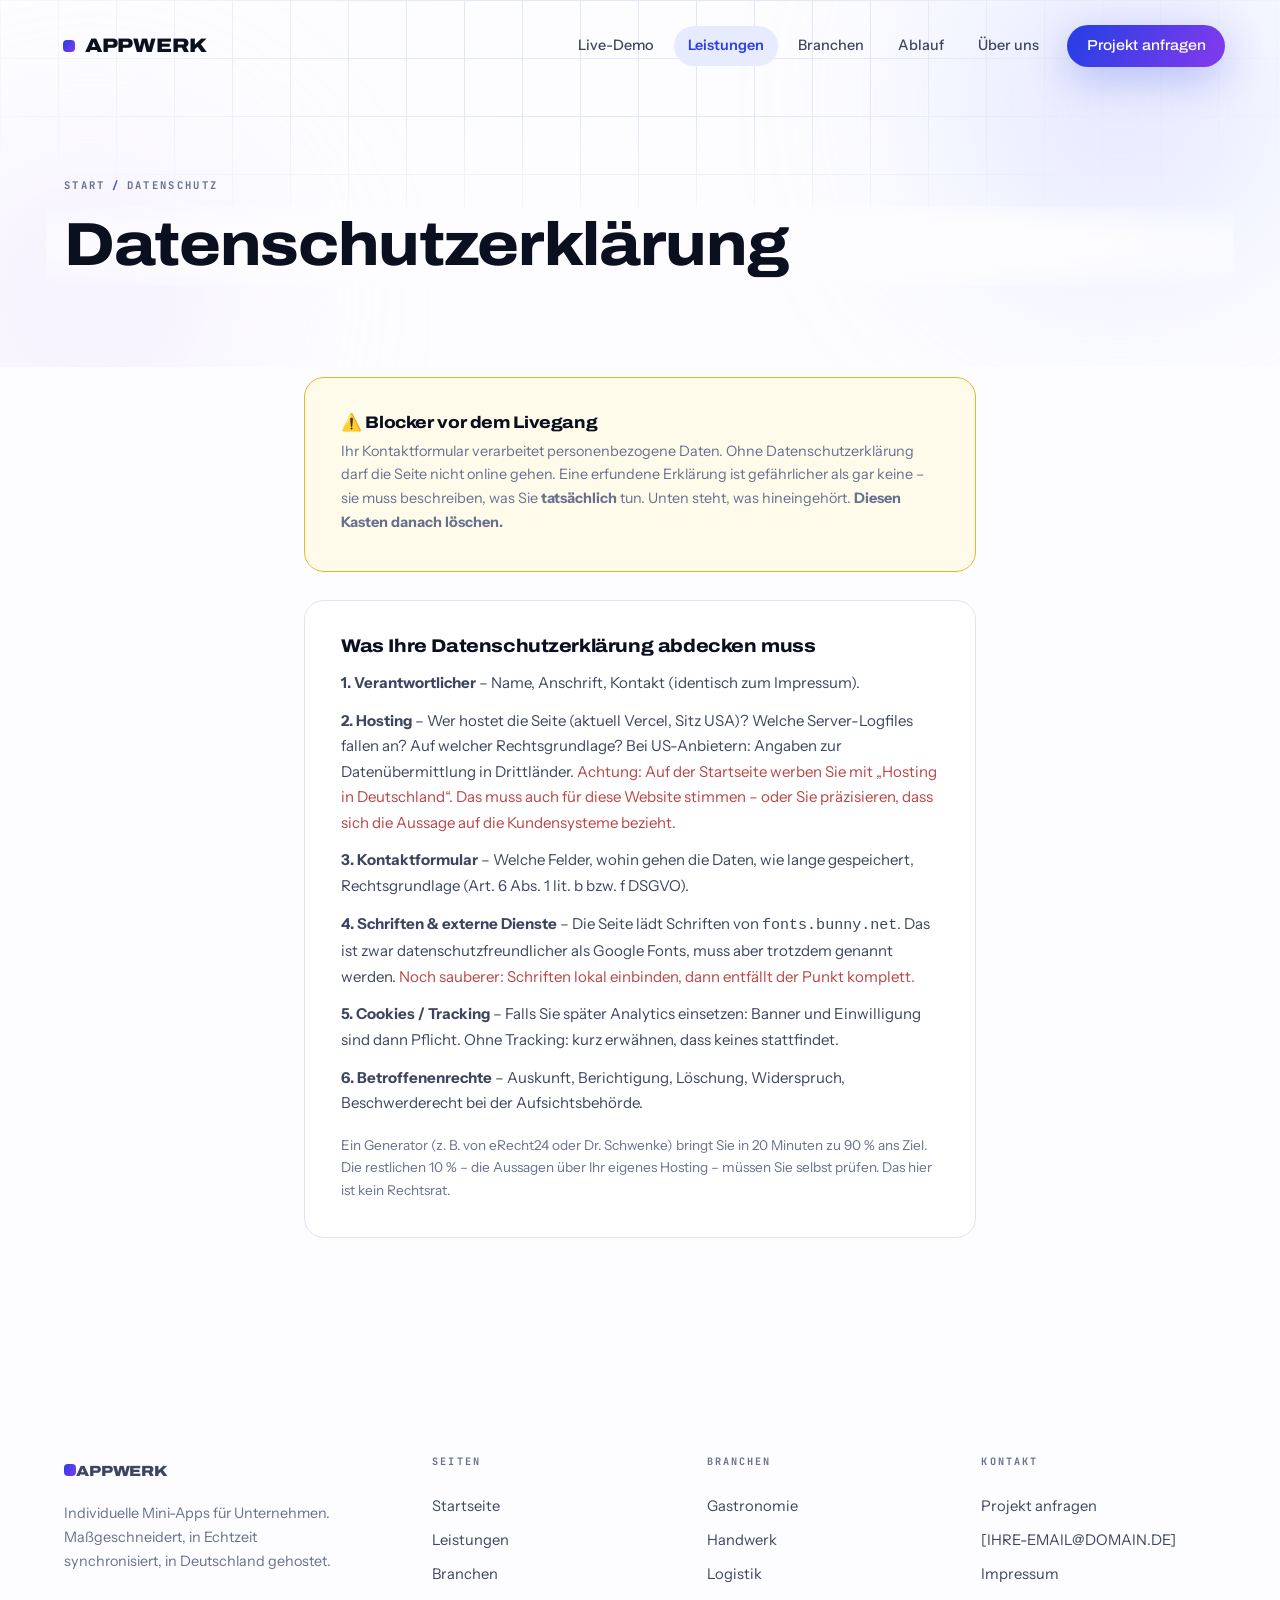
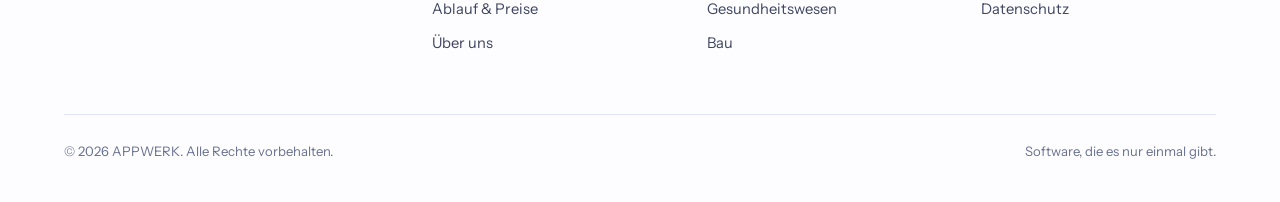
<file: datenschutz.html>
<!DOCTYPE html>
<html lang="de">
<head>
<meta charset="UTF-8">
<meta name="viewport" content="width=device-width, initial-scale=1.0">
<title>Datenschutzerklärung · APPWERK</title>
<meta name="description" content="Datenschutzerklärung von APPWERK.">
<meta name="robots" content="noindex">
<meta name="color-scheme" content="light">
<link rel="preconnect" href="https://fonts.bunny.net">
<link rel="preconnect" href="https://fonts.bunny.net" crossorigin>
<link href="https://fonts.bunny.net/css2?family=Archivo:wdth,wght@62..125,300..900&family=Instrument+Sans:wght@400;500;600&family=JetBrains+Mono:wght@400;500;700&display=swap" rel="stylesheet">
<style>
/* ============================================================
   APPWERK · Design System (hell · hoher Kontrast · Kobalt/Violett)
   ============================================================ */
:root{
  --ink:#0B1020;          /* Text */
  --ink-2:#3D4560;        /* Sekundärtext */
  --ink-3:#67708F;        /* Tertiärtext */
  --bg:#FDFDFF;           /* Seitengrund: fast weiß */
  --bg-tint:#F1F4FE;      /* leicht blau getönte Flächen */
  --surface:#FFFFFF;
  --line:#DFE4F2;
  --line-strong:#C7CFEA;
  --cobalt:#2B3FE4;
  --cobalt-dark:#1E2FB8;
  --violet:#7C3AED;
  --grad:linear-gradient(120deg,#2B3FE4 10%,#7C3AED 90%);
  --cobalt-soft:#E7EBFF;
  --violet-soft:#F1E9FF;
  --coral:#E8401C;
  --coral-soft:#FFE9E2;
  --amber:#9A6A00;
  --amber-soft:#FFF3D6;
  --mint:#0B7A4F;
  --mint-soft:#DCF5E9;
  --radius:20px;
  --radius-sm:13px;
  --shadow:0 6px 24px rgba(24,34,90,.08);
  --shadow-lg:0 24px 70px rgba(24,34,90,.14);
  --glow:0 12px 40px rgba(43,63,228,.28);
  --font-display:"Archivo",sans-serif;
  --font-body:"Instrument Sans",sans-serif;
  --font-mono:"JetBrains Mono",monospace;
}
*{margin:0;padding:0;box-sizing:border-box}
html{scroll-behavior:smooth;scroll-padding-top:90px}
body{font-family:var(--font-body);background:var(--bg);color:var(--ink);line-height:1.65;-webkit-font-smoothing:antialiased;overflow-x:hidden}
img{max-width:100%}
a{color:inherit;text-decoration:none}
button{font-family:inherit;cursor:pointer}
::selection{background:var(--cobalt);color:#fff}
::-webkit-scrollbar{width:11px}
::-webkit-scrollbar-track{background:var(--bg-tint)}
::-webkit-scrollbar-thumb{background:linear-gradient(#2B3FE4,#7C3AED);border-radius:99px;border:3px solid var(--bg-tint)}

.wrap{max-width:1200px;margin:0 auto;padding:0 24px}
.section{padding:120px 0}
h1,h2,h3{font-family:var(--font-display);font-stretch:112%;line-height:1.05;letter-spacing:-.022em;font-weight:780}
h2{font-size:clamp(2.1rem,4.6vw,3.4rem);margin:.8rem 0 1.1rem}
.lead{font-size:1.14rem;color:var(--ink-2);max-width:660px}
.grad-text{background:var(--grad);-webkit-background-clip:text;background-clip:text;color:transparent}

.eyebrow{font-family:var(--font-mono);font-size:.7rem;font-weight:700;letter-spacing:.2em;text-transform:uppercase;color:var(--cobalt);display:inline-flex;align-items:center;gap:.7em;background:var(--cobalt-soft);border:1px solid #CBD5FF;padding:.55em 1.2em;border-radius:999px}
.eyebrow::before{content:"";width:8px;height:8px;border-radius:50%;background:var(--grad);display:inline-block}

/* Reveal (nur mit JS aktiv → Inhalt bleibt sonst sichtbar) */
html.js .rv{opacity:0;transform:translateY(28px);transition:opacity .75s ease,transform .75s cubic-bezier(.2,.7,.2,1)}
html.js .rv.in{opacity:1;transform:none}
.rv-d1{transition-delay:.08s}.rv-d2{transition-delay:.16s}.rv-d3{transition-delay:.24s}.rv-d4{transition-delay:.32s}

/* Scroll-Fortschritt oben */
.progress{position:fixed;top:0;left:0;height:4px;width:0;background:var(--grad);z-index:120;border-radius:0 99px 99px 0;box-shadow:0 0 12px rgba(43,63,228,.5)}

/* ============ NAV ============ */
.nav{position:fixed;top:14px;left:0;right:0;z-index:100;pointer-events:none}
.nav-inner{pointer-events:auto;display:flex;align-items:center;justify-content:space-between;height:64px;max-width:1200px;margin:0 auto;padding:0 14px 0 22px;border-radius:999px;transition:background .35s,box-shadow .35s,border-color .35s;border:1px solid transparent}
.nav.scrolled .nav-inner{background:rgba(255,255,255,.88);backdrop-filter:blur(16px);border-color:var(--line);box-shadow:var(--shadow)}
.logo{font-family:var(--font-display);font-stretch:118%;font-weight:860;font-size:1.22rem;letter-spacing:-.01em;display:flex;align-items:center;gap:.5em}
.logo-dot{width:12px;height:12px;background:var(--grad);border-radius:4px;display:inline-block;animation:logopulse 3.2s ease-in-out infinite}
@keyframes logopulse{0%,100%{transform:rotate(0) scale(1)}50%{transform:rotate(135deg) scale(1.12)}}
.nav-links{display:flex;gap:6px;align-items:center}
.nav-links a{font-size:.9rem;font-weight:500;color:var(--ink-2);position:relative;padding:8px 14px;border-radius:999px;transition:color .2s,background .2s}
.nav-links a:hover{color:var(--ink);background:var(--bg-tint)}
.nav-links a.active{color:var(--cobalt);background:var(--cobalt-soft);font-weight:600}
.btn{display:inline-flex;align-items:center;gap:.55em;font-family:var(--font-display);font-stretch:110%;font-weight:680;font-size:.95rem;padding:.9em 1.7em;border-radius:999px;border:none;transition:transform .22s,box-shadow .25s,filter .25s;position:relative;overflow:hidden}
.btn:hover{transform:translateY(-2px)}
.btn:active{transform:translateY(0) scale(.98)}
.btn:focus-visible,a:focus-visible,button:focus-visible{outline:3px solid var(--cobalt);outline-offset:3px}
.btn-primary{background:var(--grad);color:#fff;box-shadow:var(--glow)}
.btn-primary::after{content:"";position:absolute;top:0;left:-80%;width:50%;height:100%;background:linear-gradient(100deg,transparent,rgba(255,255,255,.45),transparent);transform:skewX(-20deg);transition:left .5s}
.btn-primary:hover::after{left:130%}
.btn-primary:hover{filter:brightness(1.06);box-shadow:0 16px 46px rgba(43,63,228,.4)}
.btn-ghost{background:#fff;color:var(--ink);border:1.5px solid var(--line-strong)}
.btn-ghost:hover{border-color:var(--cobalt);color:var(--cobalt)}
.burger{display:none;background:#fff;border:1px solid var(--line);border-radius:999px;flex-direction:column;gap:5px;padding:12px 13px}
.burger span{width:22px;height:2.5px;background:var(--ink);border-radius:2px;transition:.3s}
.mobile-menu{display:none;position:fixed;inset:0;background:rgba(253,253,255,.98);backdrop-filter:blur(10px);z-index:99;padding:110px 28px 40px;flex-direction:column;gap:4px}
.mobile-menu.open{display:flex}
.mobile-menu a{font-family:var(--font-display);font-size:1.6rem;font-weight:750;padding:16px 0;border-bottom:1px solid var(--line);display:flex;justify-content:space-between;align-items:center}
.mobile-menu a::after{content:"→";color:var(--cobalt)}

/* ============ HERO ============ */
.hero{padding:180px 0 100px;position:relative;overflow:hidden}
.hero-mesh{position:absolute;inset:0;pointer-events:none}
.hero-mesh::before,.hero-mesh::after{content:"";position:absolute;border-radius:50%;filter:blur(90px);opacity:.5}
.hero-mesh::before{width:560px;height:560px;top:-180px;right:-120px;background:radial-gradient(circle,#B9C4FF,transparent 65%);animation:drift 16s ease-in-out infinite alternate}
.hero-mesh::after{width:460px;height:460px;bottom:-160px;left:-140px;background:radial-gradient(circle,#E4D4FF,transparent 65%);animation:drift 19s ease-in-out infinite alternate-reverse}
@keyframes drift{from{transform:translate(0,0) scale(1)}to{transform:translate(60px,40px) scale(1.12)}}
.hero-grid-bg{position:absolute;inset:0;background-image:linear-gradient(#E3E8F7 1px,transparent 1px),linear-gradient(90deg,#E3E8F7 1px,transparent 1px);background-size:58px 58px;mask-image:radial-gradient(ellipse 85% 75% at 50% 15%,#000 25%,transparent 72%)}
.hero-inner{position:relative;display:grid;grid-template-columns:1.08fr .92fr;gap:64px;align-items:center}
.hero h1{font-size:clamp(2.7rem,5.8vw,4.6rem);margin:1.3rem 0 1.4rem;position:relative}
.hero .lead{margin-bottom:2.2rem;position:relative}
.hero-ctas{display:flex;gap:14px;flex-wrap:wrap;margin-bottom:2.8rem}
.hero-trust{display:grid;grid-template-columns:repeat(3,1fr);align-items:start;margin-top:6px;max-width:660px}
.hero-trust div{font-size:.84rem;color:var(--ink-3);padding:2px 24px;border-left:2px solid var(--line);line-height:1.55}
.hero-trust div:first-child{padding-left:0;border-left:none}
.hero-trust strong{display:block;font-family:var(--font-display);font-size:1.35rem;font-weight:820;margin-bottom:6px;white-space:nowrap;background:var(--grad);-webkit-background-clip:text;background-clip:text;color:transparent}

/* Hero-Mockup */
.hero-visual{position:relative}
.hero-visual::before{content:"";position:absolute;inset:-8% -6%;background:var(--grad);opacity:.1;border-radius:40px;transform:rotate(-3deg)}
.sync-card{background:#fff;border:1px solid var(--line);border-radius:var(--radius);box-shadow:var(--shadow-lg);padding:18px;position:relative}
.sync-card .bar{display:flex;gap:6px;margin-bottom:14px}
.sync-card .bar i{width:10px;height:10px;border-radius:50%;background:var(--line)}
.sync-card .bar i:first-child{background:#FF7A59}
.sync-card .bar i:nth-child(2){background:#FFC53D}
.sync-card .bar i:nth-child(3){background:#3AC98A}
.sc-title{font-family:var(--font-mono);font-size:.68rem;letter-spacing:.18em;text-transform:uppercase;color:var(--ink-3);margin-bottom:10px}
.sc-row{display:flex;align-items:center;justify-content:space-between;gap:8px;background:var(--bg-tint);border-radius:11px;padding:10px 14px;margin-bottom:8px;font-size:.88rem;font-weight:500;opacity:0;animation:rowin .5s forwards}
.sc-row .tag{font-family:var(--font-mono);font-size:.66rem;padding:3px 10px;border-radius:999px;background:var(--cobalt-soft);color:var(--cobalt);white-space:nowrap}
.sc-row .tag.warm{background:var(--amber-soft);color:var(--amber)}
.sc-row .tag.done{background:var(--mint-soft);color:var(--mint)}
.sc-row .tag.hot{background:var(--coral-soft);color:var(--coral)}
@keyframes rowin{from{opacity:0;transform:translateX(-14px)}to{opacity:1;transform:none}}
.sync-card.small{position:absolute;width:62%;padding:14px;z-index:2}
.sync-card.kitchen{top:-46px;right:-16px;transform:rotate(2.5deg)}
.sync-card.bar-c{bottom:-50px;left:-22px;transform:rotate(-2.5deg)}
.sync-badge{position:absolute;top:37%;left:-16px;background:var(--grad);color:#fff;font-family:var(--font-mono);font-size:.68rem;font-weight:700;padding:9px 15px;border-radius:999px;box-shadow:var(--glow);display:flex;align-items:center;gap:8px;z-index:3}
.sync-badge .dot{width:8px;height:8px;border-radius:50%;background:#7CFFC0;animation:blink 1.4s infinite}
@keyframes blink{0%,100%{opacity:1}50%{opacity:.25}}
.float{animation:float 7s ease-in-out infinite}
@keyframes float{0%,100%{transform:translateY(0)}50%{transform:translateY(-12px)}}
.sync-card.kitchen.float{animation-name:floatr1}
@keyframes floatr1{0%,100%{transform:rotate(2.5deg) translateY(0)}50%{transform:rotate(2.5deg) translateY(-12px)}}
.sync-card.bar-c.float{animation-name:floatr2}
@keyframes floatr2{0%,100%{transform:rotate(-2.5deg) translateY(0)}50%{transform:rotate(-2.5deg) translateY(-12px)}}

/* ============ KPI ============ */
.kpis{padding:26px 0 0}
.kpi-grid{display:grid;grid-template-columns:repeat(4,1fr);gap:16px;perspective:1100px}
.kpi{background:#fff;border:1px solid var(--line);border-radius:var(--radius);padding:30px 26px;transition:box-shadow .3s,border-color .3s;position:relative;overflow:hidden;transform-style:preserve-3d;will-change:transform}
.kpi::before{content:"";position:absolute;top:0;left:0;right:0;height:4px;background:var(--grad);transform:scaleX(0);transform-origin:left;transition:transform .4s}
.kpi:hover{box-shadow:var(--shadow-lg);border-color:#B9C4FF}
.kpi:hover::before{transform:scaleX(1)}
.kpi b{font-family:var(--font-display);font-size:2.4rem;font-weight:830;letter-spacing:-.02em;display:block;line-height:1}
.kpi b span{background:var(--grad);-webkit-background-clip:text;background-clip:text;color:transparent}
.kpi p{font-size:.88rem;color:var(--ink-3);margin-top:9px}
.kpi small{font-family:var(--font-mono);font-size:.62rem;font-weight:700;letter-spacing:.16em;text-transform:uppercase;color:var(--violet);display:block;margin-bottom:12px}

/* ============ LIVE-DEMO (hell & glasklar) ============ */
.demo-head{max-width:740px;margin-bottom:46px}
.demo-shell{background:linear-gradient(180deg,#F4F6FF,#EDF0FF);border:1px solid #D5DCFA;border-radius:28px;padding:26px;box-shadow:var(--shadow-lg);position:relative;overflow:hidden}
.demo-shell::before{content:"";position:absolute;top:-140px;right:-140px;width:380px;height:380px;background:radial-gradient(circle,rgba(124,58,237,.14),transparent 70%);pointer-events:none}
.demo-topbar{display:flex;align-items:center;justify-content:space-between;margin-bottom:20px;position:relative;z-index:2;flex-wrap:wrap;gap:10px}
.demo-topbar .name{font-family:var(--font-mono);color:var(--cobalt);font-weight:700;font-size:.76rem;letter-spacing:.16em}
.demo-live{display:flex;align-items:center;gap:8px;font-family:var(--font-mono);font-size:.68rem;font-weight:700;color:var(--mint);background:var(--mint-soft);border:1px solid #A9E5C9;padding:7px 15px;border-radius:999px}
.demo-live .dot{width:7px;height:7px;border-radius:50%;background:#12B573;animation:blink 1.4s infinite}
.demo-grid{display:grid;grid-template-columns:1.05fr 1fr 1fr;gap:16px;position:relative;z-index:2}
.panel{background:#fff;border:1px solid var(--line);border-radius:18px;padding:16px;min-height:400px;display:flex;flex-direction:column;position:relative;transition:box-shadow .3s,border-color .3s;box-shadow:0 3px 14px rgba(24,34,90,.05)}
.panel.pulse{border-color:var(--cobalt);box-shadow:0 0 0 4px rgba(43,63,228,.18),var(--shadow)}
.panel-h{display:flex;align-items:center;justify-content:space-between;margin-bottom:14px}
.panel-h b{font-family:var(--font-display);font-stretch:112%;font-size:1.05rem}
.panel-h .chip{font-family:var(--font-mono);font-size:.6rem;font-weight:700;letter-spacing:.1em;padding:4px 11px;border-radius:999px}
.chip-k{background:var(--coral-soft);color:var(--coral)}
.chip-b{background:var(--amber-soft);color:var(--amber)}
.chip-s{background:var(--cobalt-soft);color:var(--cobalt)}
.table-select{display:flex;gap:8px;margin-bottom:14px}
.table-btn{flex:1;background:var(--bg-tint);border:1.5px solid var(--line);color:var(--ink-2);font-family:var(--font-mono);font-size:.7rem;font-weight:700;padding:9px 4px;border-radius:10px;transition:.2s}
.table-btn:hover{border-color:var(--cobalt);color:var(--cobalt)}
.table-btn.active{background:var(--grad);border-color:transparent;color:#fff;box-shadow:0 4px 14px rgba(43,63,228,.3)}
.item-grid{display:grid;grid-template-columns:1fr 1fr;gap:8px;margin-bottom:14px}
.item-btn{background:#fff;border:1.5px solid var(--line);color:var(--ink);font-size:.82rem;font-weight:600;padding:11px 10px;border-radius:11px;display:flex;flex-direction:column;gap:2px;align-items:flex-start;transition:.18s;text-align:left}
.item-btn small{font-family:var(--font-mono);font-size:.58rem;font-weight:500;color:var(--ink-3);letter-spacing:.08em}
.item-btn:hover{border-color:var(--cobalt);transform:translateY(-2px);box-shadow:0 6px 16px rgba(43,63,228,.14);background:#FBFCFF}
.item-btn:active{transform:scale(.96)}
.order-list{flex:1;overflow-y:auto;display:flex;flex-direction:column;gap:8px;scrollbar-width:thin;scrollbar-color:var(--line) transparent}
.order-empty{color:var(--ink-3);font-size:.8rem;text-align:center;margin:auto;font-family:var(--font-mono);line-height:1.9;padding:0 12px}
.order-card{background:var(--bg-tint);border:1px solid var(--line);border-radius:12px;padding:10px 13px;animation:cardin .45s cubic-bezier(.2,.9,.3,1.3);display:flex;align-items:center;justify-content:space-between;gap:8px}
@keyframes cardin{from{opacity:0;transform:translateY(14px) scale(.92)}to{opacity:1;transform:none}}
.order-card .info{min-width:0}
.order-card .info b{font-size:.84rem;font-weight:650;display:block}
.order-card .info span{font-family:var(--font-mono);font-size:.6rem;color:var(--ink-3)}
.status-btn{border:none;font-family:var(--font-mono);font-size:.6rem;font-weight:700;padding:7px 12px;border-radius:999px;white-space:nowrap;transition:.2s}
.st-new{background:var(--coral-soft);color:var(--coral)}
.st-work{background:var(--amber-soft);color:var(--amber)}
.st-done{background:var(--mint-soft);color:var(--mint)}
.status-btn:hover{filter:brightness(.94);transform:scale(1.05)}
.svc-status{font-family:var(--font-mono);font-size:.58rem;font-weight:700;padding:6px 11px;border-radius:999px;white-space:nowrap}
.demo-log{margin-top:16px;background:#fff;border:1px solid var(--line);border-radius:13px;padding:13px 17px;font-family:var(--font-mono);font-size:.7rem;color:var(--ink-2);display:flex;align-items:center;gap:10px;position:relative;z-index:2;min-height:46px}
.demo-log .lbl{color:var(--violet);font-weight:700;flex-shrink:0}
.demo-log .msg{white-space:nowrap;overflow:hidden;text-overflow:ellipsis}
.demo-note{margin-top:20px;font-size:.9rem;color:var(--ink-3);text-align:center}
.demo-note b{color:var(--ink)}

/* ============ LEISTUNGEN ============ */
.services{background:var(--bg-tint);border-top:1px solid var(--line);border-bottom:1px solid var(--line)}
.svc-grid{display:grid;grid-template-columns:repeat(4,1fr);gap:18px;margin-top:46px;perspective:1100px}
.svc{border:1px solid var(--line);border-radius:var(--radius);padding:32px 28px;position:relative;overflow:hidden;transition:box-shadow .3s,border-color .3s;background:#fff;transform-style:preserve-3d;will-change:transform}
.svc:hover{box-shadow:var(--shadow-lg);border-color:#B9C4FF}
.svc::before{content:"";position:absolute;top:0;left:0;right:0;height:4px;background:var(--grad);transform:scaleX(0);transform-origin:left;transition:transform .4s}
.svc:hover::before{transform:scaleX(1)}
.svc .ico{width:54px;height:54px;border-radius:15px;background:var(--grad);display:grid;place-items:center;margin-bottom:20px;font-size:1.4rem;box-shadow:0 6px 18px rgba(43,63,228,.28)}
.svc h3{font-size:1.16rem;margin-bottom:10px}
.svc p{font-size:.9rem;color:var(--ink-3)}
.svc .tagline{font-family:var(--font-mono);font-size:.6rem;font-weight:700;letter-spacing:.16em;text-transform:uppercase;color:var(--violet);display:block;margin-top:18px}

/* ============ ERGEBNIS · Vorher/Nachher ============ */
.ba-switch-row{display:flex;align-items:center;gap:22px;margin:46px 0 36px;flex-wrap:wrap}
.ba-label{font-family:var(--font-mono);font-size:.72rem;font-weight:700;letter-spacing:.18em;color:var(--ink-3);transition:color .3s}
.ba-label.on{color:var(--cobalt)}
.ba-switch{position:relative;width:96px;height:48px;border-radius:999px;border:2px solid var(--line-strong);background:#fff;transition:background .35s,border-color .35s,box-shadow .35s;flex-shrink:0}
.ba-switch:hover{border-color:var(--cobalt)}
.ba-switch[aria-checked="true"]{background:var(--grad);border-color:transparent;box-shadow:var(--glow)}
.ba-knob{position:absolute;top:4px;left:4px;width:36px;height:36px;border-radius:50%;background:var(--ink);transition:transform .45s cubic-bezier(.3,1.4,.4,1),background .35s;display:grid;place-items:center}
.ba-knob::after{content:"✕";color:#fff;font-size:.75rem;font-family:var(--font-mono);transition:.3s}
.ba-switch[aria-checked="true"] .ba-knob{transform:translateX(48px);background:#fff}
.ba-switch[aria-checked="true"] .ba-knob::after{content:"✓";color:var(--cobalt);font-weight:700}
.ba-hint{animation:nudge 2.4s ease-in-out infinite}
@keyframes nudge{0%,100%{transform:scale(1)}50%{transform:scale(1.07)}}
.ba-grid{display:grid;grid-template-columns:repeat(3,1fr);gap:18px}
.ba-card{perspective:1400px;min-height:270px;cursor:pointer;outline:none}
.ba-inner{position:relative;width:100%;height:100%;min-height:270px;transform-style:preserve-3d;transition:transform .7s cubic-bezier(.35,.9,.3,1)}
.ba-card.flipped .ba-inner{transform:rotateY(180deg)}
.ba-card:focus-visible .ba-inner{outline:3px solid var(--cobalt);outline-offset:3px;border-radius:var(--radius)}
.ba-face{position:absolute;inset:0;backface-visibility:hidden;-webkit-backface-visibility:hidden;border-radius:var(--radius);padding:28px 27px;display:flex;flex-direction:column;gap:10px}
.ba-front{background:#fff;border:1px solid var(--line);box-shadow:0 3px 16px rgba(24,34,90,.05)}
.ba-front h3{font-size:1.16rem}
.ba-front p{font-size:.9rem;color:var(--ink-3)}
.ba-front .ba-tag{color:var(--coral);background:var(--coral-soft)}
.ba-card:hover .ba-front{border-color:#F0B9A8}
.ba-back{background:var(--grad);color:#fff;transform:rotateY(180deg);box-shadow:0 20px 54px rgba(60,50,220,.35)}
.ba-back h3{font-size:1.16rem;color:#fff}
.ba-back p{font-size:.9rem;color:#E4E4FF}
.ba-back b{margin-top:auto;font-family:var(--font-display);font-stretch:112%;font-size:1.02rem;background:rgba(255,255,255,.18);border:1px solid rgba(255,255,255,.4);border-radius:999px;padding:.5em 1.15em;align-self:flex-start}
.ba-back .ba-tag{color:#fff;background:rgba(255,255,255,.22)}
.ba-tag{font-family:var(--font-mono);font-size:.58rem;font-weight:700;letter-spacing:.16em;padding:5px 12px;border-radius:999px;align-self:flex-start}
.ba-branches{margin-top:56px;text-align:center}
.ba-branches>span{font-family:var(--font-mono);font-size:.66rem;font-weight:700;letter-spacing:.2em;text-transform:uppercase;color:var(--ink-3)}
.ba-chip-row{display:flex;gap:10px;flex-wrap:wrap;justify-content:center;margin-top:16px}
.ba-chip-row i{font-style:normal;font-size:.9rem;font-weight:550;background:#fff;border:1px solid var(--line);border-radius:999px;padding:.55em 1.2em;transition:transform .2s,border-color .2s,box-shadow .2s}
.ba-chip-row i:hover{transform:translateY(-3px);border-color:var(--cobalt);box-shadow:var(--shadow)}
.ba-you{background:var(--grad) !important;color:#fff;border-color:transparent !important;box-shadow:var(--glow)}
.ba-cta{margin-top:56px;background:var(--grad);color:#fff;border-radius:24px;padding:42px 46px;display:flex;align-items:center;justify-content:space-between;gap:26px;flex-wrap:wrap;position:relative;overflow:hidden;box-shadow:var(--shadow-lg)}
.ba-cta::before{content:"";position:absolute;top:-110px;right:-90px;width:300px;height:300px;background:radial-gradient(circle,rgba(255,255,255,.28),transparent 68%)}
.ba-cta h3{font-size:1.6rem;margin-bottom:6px;position:relative;color:#fff}
.ba-cta p{color:#E4E4FF;font-size:.96rem;max-width:520px;position:relative}
.ba-cta .btn{position:relative;flex-shrink:0;background:#fff;color:var(--cobalt);box-shadow:0 10px 30px rgba(0,0,30,.25)}
.ba-cta .btn:hover{filter:none;transform:translateY(-2px) scale(1.02)}

/* ============ WARUM (hell) ============ */
.why{background:var(--bg-tint);border-top:1px solid var(--line);border-bottom:1px solid var(--line)}
.compare{display:grid;grid-template-columns:1fr 1fr;gap:18px;margin-top:50px}
.cmp{border-radius:var(--radius);padding:38px 34px;border:1px solid var(--line)}
.cmp.std{background:#fff}
.cmp.us{background:var(--grad);border-color:transparent;box-shadow:0 22px 60px rgba(60,50,220,.3);color:#fff}
.cmp h3{font-size:1.32rem;margin-bottom:22px;display:flex;align-items:center;gap:12px;flex-wrap:wrap}
.cmp.us h3{color:#fff}
.cmp ul{list-style:none;display:flex;flex-direction:column;gap:15px}
.cmp li{display:flex;gap:12px;font-size:.95rem;color:var(--ink-2);align-items:flex-start}
.cmp.us li{color:#EDEDFF}
.cmp li::before{content:"✕";font-family:var(--font-mono);font-weight:700;font-size:.8rem;color:var(--coral);background:var(--coral-soft);width:22px;height:22px;border-radius:50%;display:grid;place-items:center;flex-shrink:0;margin-top:1px}
.cmp.us li::before{content:"✓";color:#fff;background:rgba(255,255,255,.22)}
.cmp .badge{font-family:var(--font-mono);font-size:.58rem;font-weight:700;letter-spacing:.16em;text-transform:uppercase;padding:6px 13px;border-radius:999px}
.cmp.std .badge{background:var(--bg-tint);color:var(--ink-3);border:1px solid var(--line)}
.cmp.us .badge{background:rgba(255,255,255,.2);color:#fff}

/* ============ PROZESS · Schlangenpfad ============ */
.steps{position:relative;max-width:980px;margin:76px auto 0}
.steps-svg{position:absolute;inset:0;width:100%;height:100%;pointer-events:none;overflow:visible;z-index:0}
#stepsBase{fill:none;stroke:var(--line-strong);stroke-width:3;stroke-linecap:round;stroke-dasharray:1 13}
#stepsProg{fill:none;stroke:url(#stepsGradient);stroke-width:4;stroke-linecap:round;filter:drop-shadow(0 0 8px rgba(43,63,228,.45));will-change:stroke-dashoffset}
.step{display:grid;grid-template-columns:1fr 96px 1fr;align-items:center;margin-bottom:36px;position:relative;perspective:1100px}
.step-num{display:grid;place-items:center;position:relative;z-index:2}
.step-num span{position:relative;width:68px;height:68px;border-radius:50%;background:#fff;border:3px solid var(--line-strong);display:grid;place-items:center;font-family:var(--font-display);font-stretch:112%;font-weight:860;font-size:1.55rem;color:var(--ink-3);transition:background .35s,border-color .35s,color .35s,transform .35s,box-shadow .35s}
.step-num span::after{content:"";position:absolute;inset:-9px;border-radius:50%;border:2px dashed var(--cobalt);opacity:0;transform:scale(.7);transition:opacity .35s,transform .5s}
.step:hover .step-num span{transform:scale(1.12) rotate(-8deg);border-color:var(--cobalt);color:var(--cobalt)}
.step:hover .step-num span::after{opacity:1;transform:scale(1);animation:ringspin 7s linear infinite}
@keyframes ringspin{to{transform:scale(1) rotate(360deg)}}
.step.done .step-num span{background:var(--grad);border-color:transparent;color:#fff;transform:scale(1.08);box-shadow:var(--glow)}
.step-card{background:#fff;border:1px solid var(--line);border-radius:var(--radius);padding:29px 31px;transition:box-shadow .3s,border-color .3s;position:relative;z-index:1;transform-style:preserve-3d;will-change:transform;box-shadow:0 3px 14px rgba(24,34,90,.05)}
.step-card::after{content:"";position:absolute;top:50%;width:14px;height:14px;background:#fff;border:1px solid var(--line);transform:translateY(-50%) rotate(45deg)}
.step.s-left .step-card::after{right:-8px;border-left:none;border-bottom:none}
.step.s-right .step-card::after{left:-8px;border-right:none;border-top:none}
.step-card:hover{box-shadow:0 18px 48px rgba(43,63,228,.16);border-color:#B9C4FF}
.step.done .step-card{border-color:#B9C4FF}
.step-card h3{font-size:1.18rem;margin-bottom:8px}
.step-card p{font-size:.9rem;color:var(--ink-3)}
.step-cta{display:inline-flex;align-items:center;gap:.4em;margin-top:16px;font-family:var(--font-mono);font-size:.68rem;letter-spacing:.14em;text-transform:uppercase;color:var(--cobalt);font-weight:700;border-bottom:2px solid var(--cobalt);padding-bottom:3px;transition:gap .2s}
.step-cta:hover{gap:.85em}
.step.s-left .step-card{text-align:right}
.step.s-left .step-card p{margin-left:auto}

/* ============ FAQ ============ */
.faq-list{margin-top:46px;max-width:840px}
.faq{background:#fff;border:1px solid var(--line);border-radius:var(--radius-sm);margin-bottom:12px;overflow:hidden;transition:box-shadow .25s,border-color .25s}
.faq[open]{box-shadow:var(--shadow);border-color:#B9C4FF}
.faq summary{list-style:none;display:flex;justify-content:space-between;align-items:center;gap:16px;padding:23px 27px;font-family:var(--font-display);font-weight:680;font-size:1.03rem;cursor:pointer}
.faq summary::-webkit-details-marker{display:none}
.faq summary .pl{width:32px;height:32px;border-radius:50%;background:var(--cobalt-soft);color:var(--cobalt);display:grid;place-items:center;flex-shrink:0;font-weight:800;transition:transform .3s,background .3s,color .3s}
.faq[open] summary .pl{transform:rotate(45deg);background:var(--grad);color:#fff}
.faq .a{padding:0 27px 25px;color:var(--ink-2);font-size:.95rem;max-width:700px}

/* ============ KONTAKT (hell & lesbar) ============ */
.contact-card{background:#fff;border:1px solid var(--line);border-radius:32px;margin:0 24px;overflow:hidden;box-shadow:var(--shadow-lg)}
.contact-inner{display:grid;grid-template-columns:1fr 1.05fr}
.contact-info{background:var(--grad);color:#fff;padding:70px 56px;position:relative;overflow:hidden}
.contact-info::before{content:"";position:absolute;top:-130px;right:-130px;width:340px;height:340px;background:radial-gradient(circle,rgba(255,255,255,.28),transparent 68%)}
.contact-info .eyebrow{background:rgba(255,255,255,.16);border-color:rgba(255,255,255,.35);color:#fff}
.contact-info .eyebrow::before{background:#fff}
.contact-info h2{color:#fff;position:relative}
.contact-info>p{color:#E4E4FF;position:relative;max-width:440px}
.contact-points{margin-top:36px;display:flex;flex-direction:column;gap:20px;position:relative}
.cp{display:flex;gap:16px;align-items:flex-start}
.cp .i{width:44px;height:44px;border-radius:12px;background:rgba(255,255,255,.16);border:1px solid rgba(255,255,255,.3);display:grid;place-items:center;flex-shrink:0;font-size:1.15rem}
.cp b{display:block;font-size:.96rem}
.cp span{font-size:.84rem;color:#D9DBFF}
.form{padding:70px 56px}
.form h3{font-size:1.35rem;margin-bottom:26px}
.f-row{display:grid;grid-template-columns:1fr 1fr;gap:14px}
.form label{display:block;font-family:var(--font-mono);font-size:.62rem;font-weight:700;letter-spacing:.14em;text-transform:uppercase;color:var(--ink-3);margin:0 0 7px}
.form input,.form select,.form textarea{width:100%;background:var(--bg-tint);border:1.5px solid var(--line);border-radius:11px;color:var(--ink);font-family:var(--font-body);font-size:.95rem;padding:13px 16px;margin-bottom:18px;transition:border-color .2s,background .2s,box-shadow .2s}
.form input:focus,.form select:focus,.form textarea:focus{outline:none;border-color:var(--cobalt);background:#fff;box-shadow:0 0 0 4px rgba(43,63,228,.12)}
.form input::placeholder,.form textarea::placeholder{color:#9AA3C0}
.form textarea{resize:vertical;min-height:120px}
.form .btn{width:100%;justify-content:center}
.form-ok{display:none;text-align:center;padding:80px 30px}
.form-ok .big{font-size:3.2rem;margin-bottom:16px}
.form-ok h3{font-size:1.55rem;margin-bottom:10px}
.form-ok p{color:var(--ink-3)}

/* ============ FOOTER ============ */
footer{padding:80px 0 40px}
.foot-grid{display:grid;grid-template-columns:1.4fr 1fr 1fr 1fr;gap:40px;margin-bottom:54px}
.foot-grid h4{font-family:var(--font-mono);font-size:.64rem;font-weight:700;letter-spacing:.2em;text-transform:uppercase;color:var(--ink-3);margin-bottom:18px}
.foot-grid a{display:block;font-size:.92rem;color:var(--ink-2);padding:5px 0;transition:color .2s,transform .2s}
.foot-grid a:hover{color:var(--cobalt);transform:translateX(3px)}
.foot-brand p{font-size:.9rem;color:var(--ink-3);margin-top:14px;max-width:290px}
.foot-bottom{border-top:1px solid var(--line);padding-top:26px;display:flex;justify-content:space-between;flex-wrap:wrap;gap:12px;font-size:.82rem;color:var(--ink-3)}

/* ============ RESPONSIVE ============ */
@media(max-width:1000px){
  .hero-inner{grid-template-columns:1fr;gap:100px}
  .hero-visual{max-width:520px;margin:0 auto}
  .kpi-grid{grid-template-columns:repeat(2,1fr)}
  .svc-grid{grid-template-columns:repeat(2,1fr)}
  .demo-grid{grid-template-columns:1fr}
  .panel{min-height:auto}
  .ba-grid{grid-template-columns:1fr 1fr}
  .compare{grid-template-columns:1fr}
  .contact-inner{grid-template-columns:1fr}
  .contact-info,.form{padding:52px 36px}
  .foot-grid{grid-template-columns:1fr 1fr}
}
@media(max-width:640px){
  .nav{top:10px}
  .nav-links{display:none}
  .burger{display:flex}
  .section{padding:84px 0}
  .hero{padding:140px 0 76px}
  .hero-trust{grid-template-columns:1fr;max-width:100%}
  .hero-trust div{padding:14px 0;border-left:none;border-top:1px solid var(--line)}
  .hero-trust div:first-child{padding-top:0;border-top:none}
  .kpi-grid{grid-template-columns:1fr 1fr}
  .svc-grid{grid-template-columns:1fr}
  .steps-svg{left:0}
  .step{grid-template-columns:56px 1fr;margin-bottom:22px}
  .step-spacer{display:none}
  .step-num{grid-column:1;grid-row:1}
  .step-num span{width:46px;height:46px;font-size:1.1rem;border-width:2.5px}
  .step-card{grid-column:2;grid-row:1;text-align:left !important;padding:22px}
  .step.s-left .step-card p{margin-left:0}
  .step.s-left .step-card::after{right:auto;left:-8px;border:1px solid var(--line);border-right:none;border-top:none;background:#fff}
  .ba-grid{grid-template-columns:1fr}
  .ba-cta{padding:32px 26px}
  .contact-card{margin:0 12px}
  .contact-info,.form{padding:44px 26px}
  .f-row{grid-template-columns:1fr}
}
@media(prefers-reduced-motion:reduce){
  *,*::before,*::after{animation-duration:.01ms !important;animation-iteration-count:1 !important;transition-duration:.01ms !important}
  html{scroll-behavior:auto}
  html.js .rv{opacity:1;transform:none}
}

/* ============ UNTERSEITEN · Komponenten ============ */
.page-hero{padding:170px 0 70px;position:relative;overflow:hidden}
.page-hero h1{font-size:clamp(2.4rem,5vw,3.8rem);margin:1.1rem 0 1.2rem}
.crumb{font-family:var(--font-mono);font-size:.66rem;font-weight:700;letter-spacing:.22em;color:var(--ink-3);text-transform:uppercase}
.crumb a:hover{color:var(--cobalt)}
.crumb i{font-style:normal;color:var(--cobalt);margin:0 .6em}

.detail{display:grid;grid-template-columns:1.05fr .95fr;gap:clamp(72px,9vw,140px);align-items:center;padding:120px 0;border-top:1px solid var(--line)}
.detail.first{border-top:none;padding-top:30px}
.detail.flip .d-media{order:-1}
.detail h2{font-size:clamp(1.7rem,3.1vw,2.35rem);margin:0 0 26px;line-height:1.16}
.d-kicker{font-family:var(--font-mono);font-size:.64rem;font-weight:700;letter-spacing:.2em;color:var(--violet);text-transform:uppercase}
.detail p.dp{color:var(--ink-2);margin:0 0 12px;line-height:1.85;font-size:1.03rem;max-width:56ch}
.check-list{list-style:none;display:grid;gap:26px;margin-top:44px}
.check-list li{display:flex;gap:16px;align-items:flex-start;font-size:.95rem;color:var(--ink-2);line-height:1.7;max-width:54ch}
.check-list li b{color:var(--ink);display:block;font-size:1.02rem;margin-bottom:4px;line-height:1.35}
.check-list li .txt{display:block}
.check-list li::before{content:"✓";flex-shrink:0;width:23px;height:23px;border-radius:50%;background:var(--mint-soft);color:var(--mint);font-weight:700;font-size:.75rem;display:grid;place-items:center;margin-top:2px}
.d-meta{display:flex;gap:11px;flex-wrap:wrap;margin-top:46px}
.d-meta span{font-family:var(--font-mono);font-size:.6rem;font-weight:700;letter-spacing:.12em;background:var(--bg-tint);border:1px solid var(--line);padding:7px 14px;border-radius:999px;color:var(--ink-2)}
.d-media{position:relative}
.d-media .sync-card{max-width:480px;margin:0 auto;padding:22px}
.ghost-num{position:absolute;top:-54px;left:-10px;font-family:var(--font-display);font-weight:900;font-size:8rem;background:linear-gradient(120deg,#E7EBFF,#F1E9FF);-webkit-background-clip:text;background-clip:text;color:transparent;line-height:1;pointer-events:none;user-select:none}

.price-grid{display:grid;grid-template-columns:repeat(3,1fr);gap:18px;margin-top:48px;align-items:start}
.price-card{background:#fff;border:1px solid var(--line);border-radius:var(--radius);padding:36px 30px;position:relative;transition:box-shadow .3s,border-color .3s,transform .3s}
.price-card:hover{box-shadow:var(--shadow-lg);border-color:#B9C4FF;transform:translateY(-4px)}
.price-card.pop{border:2px solid transparent;background:linear-gradient(#fff,#fff) padding-box,var(--grad) border-box;box-shadow:var(--shadow-lg)}
.price-card h3{font-size:1.2rem}
.price-card .pp{font-family:var(--font-display);font-size:2rem;font-weight:830;margin:12px 0 2px}
.price-card .pp small{font-size:.85rem;color:var(--ink-3);font-weight:500;font-family:var(--font-body)}
.price-card>p{font-size:.86rem;color:var(--ink-3)}
.pop-badge{position:absolute;top:-13px;left:50%;transform:translateX(-50%);background:var(--grad);color:#fff;font-family:var(--font-mono);font-size:.56rem;font-weight:700;letter-spacing:.16em;padding:6px 15px;border-radius:999px;box-shadow:var(--glow);white-space:nowrap}
.price-card ul{list-style:none;display:grid;gap:10px;margin-top:20px}
.price-card li{display:flex;gap:10px;font-size:.88rem;color:var(--ink-2);align-items:flex-start}
.price-card li::before{content:"✓";color:var(--mint);font-weight:700;flex-shrink:0}

.phase{background:#fff;border:1px solid var(--line);border-radius:var(--radius);padding:36px;margin-bottom:16px;transition:box-shadow .3s,border-color .3s}
.phase:hover{box-shadow:var(--shadow);border-color:#B9C4FF}
.phase-top{display:flex;align-items:center;gap:18px;margin-bottom:20px;flex-wrap:wrap}
.phase-top .n{width:52px;height:52px;border-radius:50%;background:var(--grad);color:#fff;display:grid;place-items:center;font-family:var(--font-display);font-weight:850;font-size:1.3rem;flex-shrink:0;box-shadow:0 6px 16px rgba(43,63,228,.3)}
.phase-top h3{font-size:1.32rem}
.phase-top .dur{margin-left:auto;font-family:var(--font-mono);font-size:.6rem;font-weight:700;letter-spacing:.12em;background:var(--mint-soft);color:var(--mint);padding:7px 14px;border-radius:999px}
.phase-cols{display:grid;grid-template-columns:1fr 1fr 1fr;gap:14px}
.phase-cols h4{font-family:var(--font-mono);font-size:.58rem;font-weight:700;letter-spacing:.18em;text-transform:uppercase;color:var(--violet);margin-bottom:8px}
.phase-cols p{font-size:.87rem;color:var(--ink-2);background:var(--bg-tint);border:1px solid var(--line);border-radius:12px;padding:14px 16px;height:100%}

.center-link{text-align:center;margin-top:44px}
.section-sub{background:var(--bg-tint);border-top:1px solid var(--line);border-bottom:1px solid var(--line)}
.mini-note{font-size:.85rem;color:var(--ink-3);margin-top:18px}
.mini-note a{color:var(--cobalt);font-weight:600;border-bottom:1.5px solid var(--cobalt)}

@media(max-width:1000px){
  .detail{grid-template-columns:1fr;gap:44px;padding:60px 0}
  .detail.flip .d-media{order:0}
  .price-grid{grid-template-columns:1fr}
  .phase-cols{grid-template-columns:1fr}
  .ghost-num{font-size:6rem;top:-40px}
}
@media(max-width:640px){
  .page-hero{padding:140px 0 56px}
  .phase{padding:26px 22px}
}


/* ============ Beispiel-Karten: sofort verständlich ============ */
.d-caption{max-width:480px;margin:18px auto 0;text-align:center;font-size:.84rem;color:var(--ink-3);line-height:1.55}
.d-caption b{color:var(--ink)}
.sc-group{font-family:var(--font-mono);font-size:.58rem;font-weight:700;letter-spacing:.16em;margin:16px 0 9px;display:flex;align-items:center;gap:10px;text-transform:uppercase}
.sc-group::after{content:"";flex:1;height:1px;background:var(--line)}
.sc-group.bad{color:var(--coral)}
.sc-group.good{color:var(--mint)}
.sc-group:first-of-type{margin-top:2px}
.sc-row .who{display:block;font-family:var(--font-mono);font-size:.58rem;color:var(--ink-3);font-weight:500;margin-top:2px}
.m-progress{height:9px;background:var(--bg-tint);border:1px solid var(--line);border-radius:99px;overflow:hidden;margin:4px 0 6px}
.m-progress i{display:block;height:100%;width:62%;background:var(--grad);border-radius:99px}
.m-progress-cap{font-family:var(--font-mono);font-size:.58rem;font-weight:700;color:var(--ink-3);letter-spacing:.12em;margin-bottom:12px;display:block}
@media(max-width:1000px){
  .detail{padding:72px 0}
}


/* ============ Leistungs-Nummer: sichtbar am Textanfang statt hinter der Karte ============ */
.d-num{display:flex;align-items:center;gap:16px;margin-bottom:30px}
.d-num .n{width:56px;height:56px;border-radius:50%;background:var(--grad);color:#fff;display:grid;place-items:center;font-family:var(--font-display);font-stretch:112%;font-weight:860;font-size:1.4rem;flex-shrink:0;box-shadow:0 8px 20px rgba(43,63,228,.3)}
.d-num .d-kicker{margin:0}


/* Fix: CTA-Button in der Navigation immer weiß auf Verlauf (Menü-Regel übersteuerte die Farbe) */
.nav-links a.btn-primary{color:#fff !important;background:var(--grad) !important}
.nav-links a.btn-primary:hover,.nav-links a.btn-primary.active{color:#fff !important;background:var(--grad) !important;filter:brightness(1.07)}

/* Live-Demo: Servieren-Schritt */
.serve-btn{border:none;font-family:var(--font-mono);font-size:.58rem;font-weight:700;padding:7px 12px;border-radius:999px;background:var(--grad);color:#fff;white-space:nowrap;cursor:pointer;box-shadow:0 4px 14px rgba(43,63,228,.35);animation:nudge 2s ease-in-out infinite}
.serve-btn:hover{filter:brightness(1.1)}
.order-card.out{opacity:0;transform:translateX(20px) scale(.95);transition:opacity .4s,transform .4s}
.order-card.servedcard{opacity:.72}


/* ============ KPI-Karten zum Umdrehen (Erklärung auf der Rückseite) ============ */
.kpi-flip{perspective:1200px;cursor:pointer;outline:none}
.kpi-inner{display:grid;width:100%;height:100%;transform-style:preserve-3d;transition:transform .65s cubic-bezier(.35,.9,.3,1)}
.kpi-flip.flipped .kpi-inner{transform:rotateY(180deg)}
.kpi-flip:focus-visible .kpi-inner{outline:3px solid var(--cobalt);outline-offset:3px;border-radius:var(--radius)}
.kpi-face{grid-area:1/1;backface-visibility:hidden;-webkit-backface-visibility:hidden;border-radius:var(--radius);padding:28px 26px;display:flex;flex-direction:column;min-height:100%}
.kpi-face.front{background:#fff;border:1px solid var(--line);box-shadow:0 3px 14px rgba(24,34,90,.05)}
.kpi-flip:hover .kpi-face.front{border-color:#B9C4FF;box-shadow:var(--shadow-lg)}
.kpi-face.back{background:var(--grad);color:#fff;transform:rotateY(180deg);box-shadow:0 16px 44px rgba(60,50,220,.32)}
.kpi-face.back h4{font-family:var(--font-mono);font-size:.6rem;font-weight:700;letter-spacing:.18em;color:#D9DBFF;margin-bottom:12px}
.kpi-face.back p{font-size:.88rem;color:#EDEDFF;line-height:1.6}
.kpi-hint{margin-top:auto;padding-top:16px;font-family:var(--font-mono);font-size:.58rem;font-weight:700;letter-spacing:.1em;color:var(--cobalt)}
.kpi-face.back .kpi-hint{color:#D9DBFF}


/* Ring dreht sich NUR um die zuletzt aktivierte Nummer – springt sofort zum nächsten Punkt */
.step.current .step-num span::after{opacity:1;transform:scale(1);border-color:var(--violet);animation:ringspin 6s linear infinite;transition:opacity .15s}
.step:not(.current) .step-num span::after{transition:opacity .15s}


/* Unterseiten: Raster bleibt, wird aber im Textbereich (links) ausgeblendet,
   damit keine Streifen durch die Überschrift laufen – rechts läuft es sichtbar weiter */
/* Raster auf allen Seiten identisch (gleiche Maske wie im Haupt-Hero) */
.page-hero .hero-grid-bg{-webkit-mask-image:radial-gradient(ellipse 85% 75% at 50% 15%,#000 25%,transparent 72%);mask-image:radial-gradient(ellipse 85% 75% at 50% 15%,#000 25%,transparent 72%)}

/* Text im Hero liegt über dem Raster und bringt einen weichen weißen Schleier mit,
   damit keine grauen Linien durch Überschrift/Text laufen – das Raster bleibt dahinter sichtbar */
.hero .wrap,.page-hero .wrap{position:relative;z-index:2}
.page-hero .crumb,.page-hero h1,.page-hero .lead{position:relative}
.page-hero h1::before,.page-hero .lead::before,.hero h1::before,.hero .lead::before{content:"";position:absolute;inset:-8px -18px;background:radial-gradient(ellipse at center,var(--bg) 55%,transparent 100%);z-index:-1;pointer-events:none}

</style>
</head>
<body>

<div class="progress" id="progressBar"></div>
<nav class="nav" id="nav">
  <div class="nav-inner">
    <a href="index.html" class="logo"><span class="logo-dot"></span>APPWERK</a>
    <div class="nav-links" id="navLinks">
      <a href="index.html#demo">Live-Demo</a>
      <a href="leistungen.html" class="active">Leistungen</a>
      <a href="branchen.html">Branchen</a>
      <a href="ablauf.html">Ablauf</a>
      <a href="ueber-uns.html">Über uns</a>
      <a href="index.html#kontakt" class="btn btn-primary" style="padding:.62em 1.35em;margin-left:8px;color:#fff">Projekt anfragen</a>
    </div>
    <button class="burger" id="burger" aria-label="Menü öffnen" aria-expanded="false">
      <span></span><span></span><span></span>
    </button>
  </div>
</nav>
<div class="mobile-menu" id="mobileMenu">
  <a href="index.html#demo">Live-Demo</a>
  <a href="leistungen.html">Leistungen</a>
  <a href="branchen.html">Branchen</a>
  <a href="ablauf.html">Ablauf</a>
  <a href="ueber-uns.html">Über uns</a>
  <a href="index.html#kontakt">Projekt anfragen</a>
</div>


<header class="page-hero">
  <div class="hero-mesh"></div>
  <div class="hero-grid-bg"></div>
  <div class="wrap">
    <span class="crumb rv"><a href="index.html">START</a><i>/</i>DATENSCHUTZ</span>
    <h1 class="rv rv-d1">Datenschutzerklärung</h1>
  </div>
</header>

<section class="section" style="padding-top:10px">
  <div class="wrap" style="max-width:720px">
    <div class="phase rv" style="border-color:#F0B429;background:#FFFBEB;margin-bottom:28px">
      <h3 style="font-size:1.05rem;margin-bottom:8px">⚠️ Blocker vor dem Livegang</h3>
      <p style="color:var(--ink-3);font-size:.9rem;margin:0">Ihr Kontaktformular verarbeitet personenbezogene Daten. Ohne Datenschutzerklärung darf die Seite nicht online gehen. Eine erfundene Erklärung ist gefährlicher als gar keine – sie muss beschreiben, was Sie <b>tatsächlich</b> tun. Unten steht, was hineingehört. <b>Diesen Kasten danach löschen.</b></p>
    </div>

    <div class="phase rv rv-d1">
      <h3 style="font-size:1.15rem;margin-bottom:14px">Was Ihre Datenschutzerklärung abdecken muss</h3>
      <ul style="list-style:none;display:grid;gap:12px;color:var(--ink-2);line-height:1.7;font-size:.94rem">
        <li><b>1. Verantwortlicher</b> – Name, Anschrift, Kontakt (identisch zum Impressum).</li>
        <li><b>2. Hosting</b> – Wer hostet die Seite (aktuell Vercel, Sitz USA)? Welche Server-Logfiles fallen an? Auf welcher Rechtsgrundlage? Bei US-Anbietern: Angaben zur Datenübermittlung in Drittländer. <span style="color:#B44">Achtung: Auf der Startseite werben Sie mit „Hosting in Deutschland“. Das muss auch für diese Website stimmen – oder Sie präzisieren, dass sich die Aussage auf die Kundensysteme bezieht.</span></li>
        <li><b>3. Kontaktformular</b> – Welche Felder, wohin gehen die Daten, wie lange gespeichert, Rechtsgrundlage (Art. 6 Abs. 1 lit. b bzw. f DSGVO).</li>
        <li><b>4. Schriften &amp; externe Dienste</b> – Die Seite lädt Schriften von <code>fonts.bunny.net</code>. Das ist zwar datenschutzfreundlicher als Google Fonts, muss aber trotzdem genannt werden. <span style="color:#B44">Noch sauberer: Schriften lokal einbinden, dann entfällt der Punkt komplett.</span></li>
        <li><b>5. Cookies / Tracking</b> – Falls Sie später Analytics einsetzen: Banner und Einwilligung sind dann Pflicht. Ohne Tracking: kurz erwähnen, dass keines stattfindet.</li>
        <li><b>6. Betroffenenrechte</b> – Auskunft, Berichtigung, Löschung, Widerspruch, Beschwerderecht bei der Aufsichtsbehörde.</li>
      </ul>
      <p style="color:var(--ink-3);font-size:.85rem;margin-top:18px">Ein Generator (z. B. von eRecht24 oder Dr. Schwenke) bringt Sie in 20 Minuten zu 90 % ans Ziel. Die restlichen 10 % – die Aussagen über Ihr eigenes Hosting – müssen Sie selbst prüfen. Das hier ist kein Rechtsrat.</p>
    </div>
  </div>
</section>
<footer>
  <div class="wrap">
    <div class="foot-grid">
      <div class="foot-brand">
        <a href="index.html" class="logo"><span class="logo-dot"></span>APPWERK</a>
        <p>Individuelle Mini-Apps für Unternehmen. Maßgeschneidert, in Echtzeit synchronisiert, in Deutschland gehostet.</p>
      </div>
      <div>
        <h4>Seiten</h4>
        <a href="index.html">Startseite</a>
        <a href="leistungen.html">Leistungen</a>
        <a href="branchen.html">Branchen</a>
        <a href="ablauf.html">Ablauf &amp; Preise</a>
        <a href="ueber-uns.html">Über uns</a>
      </div>
      <div>
        <h4>Branchen</h4>
        <a href="branchen.html#gastro">Gastronomie</a>
        <a href="branchen.html#werkstatt">Handwerk</a>
        <a href="branchen.html#lager">Logistik</a>
        <a href="branchen.html#praxis">Gesundheitswesen</a>
        <a href="branchen.html#bau">Bau</a>
      </div>
      <div>
        <h4>Kontakt</h4>
        <a href="index.html#kontakt">Projekt anfragen</a>
        <a href="mailto:[IHRE-EMAIL@DOMAIN.DE]">[IHRE-EMAIL@DOMAIN.DE]</a>
        <a href="impressum.html">Impressum</a>
        <a href="datenschutz.html">Datenschutz</a>
      </div>
    </div>
    <div class="foot-bottom">
      <span>© 2026 APPWERK. Alle Rechte vorbehalten.</span>
      <span>Software, die es nur einmal gibt.</span>
    </div>
  </div>
</footer>

<script>
document.documentElement.classList.add('js');

/* ========== Scroll-Reveal ========== */
const io = new IntersectionObserver(es=>{
  es.forEach(e=>{ if(e.isIntersecting){ e.target.classList.add('in'); io.unobserve(e.target); } });
},{threshold:.12});
document.querySelectorAll('.rv').forEach(el=>io.observe(el));

/* ========== Nav: Sticky + Fortschritt + Scrollspy ========== */
const nav=document.getElementById('nav'), progressBar=document.getElementById('progressBar');
const spyLinks=[...document.querySelectorAll('#navLinks a[href^="#"]')].filter(a=>a.getAttribute('href').length>1);
const spySections=spyLinks.map(a=>document.querySelector(a.getAttribute('href'))).filter(Boolean);
function onScroll(){
  nav.classList.toggle('scrolled',scrollY>20);
  const h=document.documentElement;
  progressBar.style.width=(scrollY/(h.scrollHeight-innerHeight)*100)+'%';
  /* Scrollspy */
  let current=null;
  spySections.forEach(sec=>{ if(sec.getBoundingClientRect().top<=140) current=sec.id; });
  spyLinks.forEach(a=>a.classList.toggle('active', a.getAttribute('href')==='#'+current));
}
addEventListener('scroll',onScroll,{passive:true}); onScroll();

/* ========== Mobile-Menü ========== */
const burger=document.getElementById('burger'), mMenu=document.getElementById('mobileMenu');
burger.addEventListener('click',()=>{
  const open=mMenu.classList.toggle('open');
  burger.setAttribute('aria-expanded',open);
  document.body.style.overflow=open?'hidden':'';
});
mMenu.querySelectorAll('a').forEach(a=>a.addEventListener('click',()=>{
  mMenu.classList.remove('open'); document.body.style.overflow='';
}));

/* ========== Zähler ========== */
const fmt=(n,dec)=>n.toFixed(dec).replace('.',',');
const cIO=new IntersectionObserver(es=>{
  es.forEach(e=>{
    if(!e.isIntersecting) return;
    const el=e.target, target=parseFloat(el.dataset.count), dec=(el.dataset.count.includes('.'))?1:0;
    const suffix=el.dataset.suffix||'';
    const t0=performance.now(), dur=1400;
    (function tick(t){
      const p=Math.min((t-t0)/dur,1), ease=1-Math.pow(1-p,3);
      el.innerHTML=fmt(target*ease,dec)+suffix;
      if(p<1) requestAnimationFrame(tick);
    })(t0);
    cIO.unobserve(el);
  });
},{threshold:.5});
document.querySelectorAll('[data-count]').forEach(el=>cIO.observe(el));

/* ========== LIVE-DEMO ========== */
(function(){
  const listS=document.getElementById('listService'),
        listK=document.getElementById('listKitchen'),
        listB=document.getElementById('listBar'),
        logMsg=document.getElementById('logMsg'),
        pK=document.getElementById('panelKitchen'),
        pB=document.getElementById('panelBar');
  if(!listS||!pK||!pB) return; /* nur auf Startseite aktiv */
  let table='3', oid=0;
  const orders={};

  document.getElementById('tableSelect').addEventListener('click',e=>{
    const b=e.target.closest('.table-btn'); if(!b) return;
    document.querySelectorAll('.table-btn').forEach(x=>x.classList.remove('active'));
    b.classList.add('active'); table=b.dataset.table;
    log(`Tisch ${table} ausgewählt.`);
  });

  function now(){const d=new Date();return d.toLocaleTimeString('de-DE',{hour:'2-digit',minute:'2-digit'});}
  function log(m){logMsg.textContent=`${now()} · ${m}`;}
  function hideEmpty(list){const e=list.querySelector('.order-empty');if(e)e.style.display='none';}
  function pulse(p){p.classList.add('pulse');setTimeout(()=>p.classList.remove('pulse'),700);}

  const STATUS={new:{cls:'st-new',txt:'NEU',next:'work'},work:{cls:'st-work',txt:'IN ARBEIT',next:'done'},done:{cls:'st-done',txt:'✓ FERTIG',next:'new'}};
  const SVC={new:{bg:'#FFE9E2',c:'#C2340F',t:'BESTELLT'},work:{bg:'#FFF3D6',c:'#9A6A00',t:'IN ARBEIT'}};

  function setStatus(id,st){
    const o=orders[id]; if(!o) return;
    o.status=st;
    const s=STATUS[st];
    o.btn.className='status-btn '+s.cls; o.btn.textContent=s.txt;
    if(st==='done'){
      /* Fertig → der Service bekommt einen Servieren-Button */
      o.svc.textContent=`AN TISCH ${o.table} →`;
      o.svc.className='serve-btn';
      o.svc.style.background=''; o.svc.style.color='';
      o.svc.onclick=()=>serve(id);
      pulse(document.getElementById('panelService'));
      log(`${o.name} ist fertig! Das Service-Tablet zeigt jetzt: an Tisch ${o.table} servieren.`);
      return;
    }
    /* falls vorher „Fertig“: Servieren-Button wieder wegnehmen */
    o.svc.onclick=null; o.svc.className='svc-status';
    const v=SVC[st];
    o.svc.style.background=v.bg; o.svc.style.color=v.c; o.svc.textContent=v.t;
    pulse(document.getElementById('panelService'));
    log(`${o.name} (Tisch ${o.table}) → ${v.t}. Service-Tablet aktualisiert.`);
  }

  function serve(id){
    const o=orders[id]; if(!o||o.status!=='done') return;
    o.status='served';
    o.svc.onclick=null;
    o.svc.className='svc-status';
    o.svc.style.background='#DCF5E9'; o.svc.style.color='#0B7A4F';
    o.svc.textContent='✓ AM TISCH';
    o.svcCard.classList.add('servedcard');
    /* Erledigtes verschwindet vom Küchen-/Schanken-Bildschirm */
    o.card.classList.add('out');
    setTimeout(()=>o.card.remove(),420);
    log(`${o.name} an Tisch ${o.table} serviert. Küche & Schanke sind wieder frei dafür.`);
  }

  document.querySelector('#panelService .item-grid').addEventListener('click',e=>{
    const b=e.target.closest('.item-btn'); if(!b) return;
    const name=b.dataset.name, type=b.dataset.type, id=++oid;
    const targetList=type==='food'?listK:listB;
    const targetPanel=type==='food'?pK:pB;
    const dest=type==='food'?'Küche':'Schanke';

    hideEmpty(listS);
    const sc=document.createElement('div'); sc.className='order-card';
    sc.innerHTML=`<div class="info"><b>${name}</b><span>TISCH ${table} · ${now()} UHR</span></div>`;
    const svcTag=document.createElement('span'); svcTag.className='svc-status';
    sc.appendChild(svcTag); listS.prepend(sc);

    hideEmpty(targetList);
    const tc=document.createElement('div'); tc.className='order-card';
    tc.innerHTML=`<div class="info"><b>${name}</b><span>TISCH ${table} · ${now()} UHR</span></div>`;
    const btn=document.createElement('button'); btn.className='status-btn';
    btn.addEventListener('click',()=>{const o=orders[id];const nx=STATUS[o.status].next;if(nx)setStatus(id,nx);});
    tc.appendChild(btn); targetList.prepend(tc);

    orders[id]={name,table,status:'new',btn,svc:svcTag,card:tc,svcCard:sc};
    setTimeout(()=>pulse(targetPanel),80);
    setStatusInit(id);
    log(`Neue Bestellung: ${name} für Tisch ${table} → erscheint sofort an der ${dest}.`);
  });

  function setStatusInit(id){
    const o=orders[id],s=STATUS.new,v=SVC.new;
    o.btn.className='status-btn '+s.cls; o.btn.textContent=s.txt;
    o.svc.style.background=v.bg; o.svc.style.color=v.c; o.svc.textContent=v.t;
  }
})();

/* ========== KPI-Karten: Antippen dreht zur Erklärung ========== */
document.querySelectorAll('.kpi-flip').forEach(c=>{
  const flip=()=>c.classList.toggle('flipped');
  c.addEventListener('click',flip);
  c.addEventListener('keydown',e=>{if(e.key==='Enter'||e.key===' '){e.preventDefault();flip();}});
});

/* ========== ERGEBNIS: Vorher/Nachher-Schalter ========== */
(function(){
  const sw=document.getElementById('baSwitch'); if(!sw) return;
  const cards=[...document.querySelectorAll('.ba-card')];
  const lb=document.getElementById('labelBefore'), la=document.getElementById('labelAfter');
  lb.classList.add('on'); sw.classList.add('ba-hint');
  let on=false, touched=false;

  function setAll(state){
    on=state;
    sw.setAttribute('aria-checked',on);
    lb.classList.toggle('on',!on); la.classList.toggle('on',on);
    cards.forEach((c,i)=>setTimeout(()=>c.classList.toggle('flipped',on), i*90));
  }
  sw.addEventListener('click',()=>{touched=true;sw.classList.remove('ba-hint');setAll(!on);});

  cards.forEach(c=>{
    c.addEventListener('click',()=>{touched=true;sw.classList.remove('ba-hint');c.classList.toggle('flipped');});
    c.addEventListener('keydown',e=>{if(e.key==='Enter'||e.key===' '){e.preventDefault();c.classList.toggle('flipped');}});
  });

  const io2=new IntersectionObserver(es=>{
    es.forEach(en=>{
      if(en.isIntersecting){
        io2.disconnect();
        setTimeout(()=>{ if(!touched) setAll(true); },1600);
      }
    });
  },{threshold:.4});
  io2.observe(document.getElementById('baGrid'));
})();

/* ========== PROZESS: Schlangenpfad mit Scroll-Fortschritt ========== */
(function(){
  const tl=document.getElementById('stepsTimeline'); if(!tl) return;
  const base=document.getElementById('stepsBase'), prog=document.getElementById('stepsProg');
  const steps=[...tl.querySelectorAll('.step')];
  const reduced=matchMedia('(prefers-reduced-motion: reduce)').matches;
  let total=0, pts=[];

  function build(){
    const tr=tl.getBoundingClientRect();
    pts=steps.map(s=>{
      const c=s.querySelector('.step-num span').getBoundingClientRect();
      return {x:c.left+c.width/2-tr.left, y:c.top+c.height/2-tr.top};
    });
    const amp=Math.min(tr.width*0.22, 190);
    let d=`M ${pts[0].x} ${Math.max(pts[0].y-80,0)} Q ${pts[0].x-amp*0.35} ${pts[0].y-40} ${pts[0].x} ${pts[0].y}`;
    for(let i=0;i<pts.length-1;i++){
      const a=pts[i], b=pts[i+1], dir=(i%2===0)?1:-1;
      d+=` C ${a.x+amp*dir} ${a.y+(b.y-a.y)*0.34}, ${b.x+amp*dir} ${b.y-(b.y-a.y)*0.34}, ${b.x} ${b.y}`;
    }
    const last=pts[pts.length-1];
    d+=` Q ${last.x+amp*0.35} ${last.y+45} ${last.x} ${last.y+80}`;
    base.setAttribute('d',d); prog.setAttribute('d',d);
    total=prog.getTotalLength();
    prog.style.strokeDasharray=total;
    update();
  }

  /* Geglättete Animation: der Faden läuft dem Scroll weich hinterher statt zu ruckeln */
  let target=0, current=0, rafId=null;

  function computeTarget(){
    const r=tl.getBoundingClientRect();
    target=Math.min(Math.max((innerHeight*0.62 - r.top)/(r.height),0),1);
  }

  function apply(pr){
    prog.style.strokeDashoffset=total*(1-pr);
    const p=total>0?prog.getPointAtLength(total*pr):{y:0};
    let last=-1;
    steps.forEach((s,i)=>{
      const on=pts[i] && pts[i].y<=p.y+2;
      s.classList.toggle('done',on);
      if(on) last=i;
    });
    /* Ring exklusiv an der zuletzt aktivierten Nummer – alte hört sofort auf */
    steps.forEach((s,i)=>s.classList.toggle('current', i===last));
  }

  function loop(){
    current+=(target-current)*0.16;
    if(Math.abs(target-current)<0.0008){ current=target; apply(current); rafId=null; return; }
    apply(current);
    rafId=requestAnimationFrame(loop);
  }

  function update(){
    if(reduced){ prog.style.strokeDashoffset=0; steps.forEach(s=>s.classList.add('done')); return; }
    computeTarget();
    if(rafId===null) rafId=requestAnimationFrame(loop);
  }

  addEventListener('scroll',update,{passive:true});
  addEventListener('resize',()=>build());
  build(); setTimeout(build,400);
  if(document.fonts && document.fonts.ready) document.fonts.ready.then(build);
})();

/* ========== Maus-Hover: 3D-Tilt ========== */
(function(){
  if(matchMedia('(prefers-reduced-motion: reduce)').matches) return;
  if(matchMedia('(hover: none)').matches) return;
  const MAX=8;
  function bind(card){
    card.addEventListener('mousemove',e=>{
      const r=card.getBoundingClientRect();
      const x=(e.clientX-r.left)/r.width-.5, y=(e.clientY-r.top)/r.height-.5;
      card.style.transform=`translateY(-5px) rotateX(${(-y*MAX).toFixed(2)}deg) rotateY(${(x*MAX).toFixed(2)}deg)`;
    });
    card.addEventListener('mouseleave',()=>{card.style.transform='';});
  }
  document.querySelectorAll('.step-card,.svc').forEach(bind);
  /* Testimonials nach dem Klonen binden */
})();

/* ========== FAQ: nur eins offen ========== */
document.querySelectorAll('.faq').forEach(f=>{
  f.addEventListener('toggle',()=>{ if(f.open) document.querySelectorAll('.faq').forEach(o=>{if(o!==f)o.open=false;}); });
});

/* ========== Formular ========== */
const KONTAKT_EMAIL='[IHRE-EMAIL@DOMAIN.DE]'; /* ← HIER Ihre echte E-Mail-Adresse eintragen */
const cForm=document.getElementById('contactForm');
if(cForm) cForm.addEventListener('submit',e=>{
  e.preventDefault();
  const req=['fName','fCompany','fMail','fMsg'];
  let ok=true;
  req.forEach(id=>{
    const el=document.getElementById(id);
    const bad=!el.value.trim();
    el.style.borderColor = bad ? '#E8401C' : '';
    if(bad) ok=false;
  });
  const br=document.getElementById('fBranche');
  if(!br.value){ br.style.borderColor='#E8401C'; ok=false; } else { br.style.borderColor=''; }
  const mail=document.getElementById('fMail');
  if(mail.value && !/^[^@\s]+@[^@\s]+\.[^@\s]+$/.test(mail.value)){ mail.style.borderColor='#E8401C'; ok=false; }
  if(!ok) return;
  /* Anfrage ins E-Mail-Programm übergeben – Empfänger: KONTAKT_EMAIL */
  const betreff=encodeURIComponent('Projektanfrage über die Website – '+document.getElementById('fCompany').value.trim());
  const text=encodeURIComponent(
    'Name: '+document.getElementById('fName').value.trim()+
    '\nUnternehmen: '+document.getElementById('fCompany').value.trim()+
    '\nE-Mail: '+mail.value.trim()+
    '\nBranche: '+document.getElementById('fBranche').value+
    '\n\nWo es hakt:\n'+document.getElementById('fMsg').value.trim());
  window.location.href='mailto:'+KONTAKT_EMAIL+'?subject='+betreff+'&body='+text;
  document.getElementById('contactForm').style.display='none';
  document.getElementById('formOk').style.display='block';
});
</script>
</body>
</html>
</file>
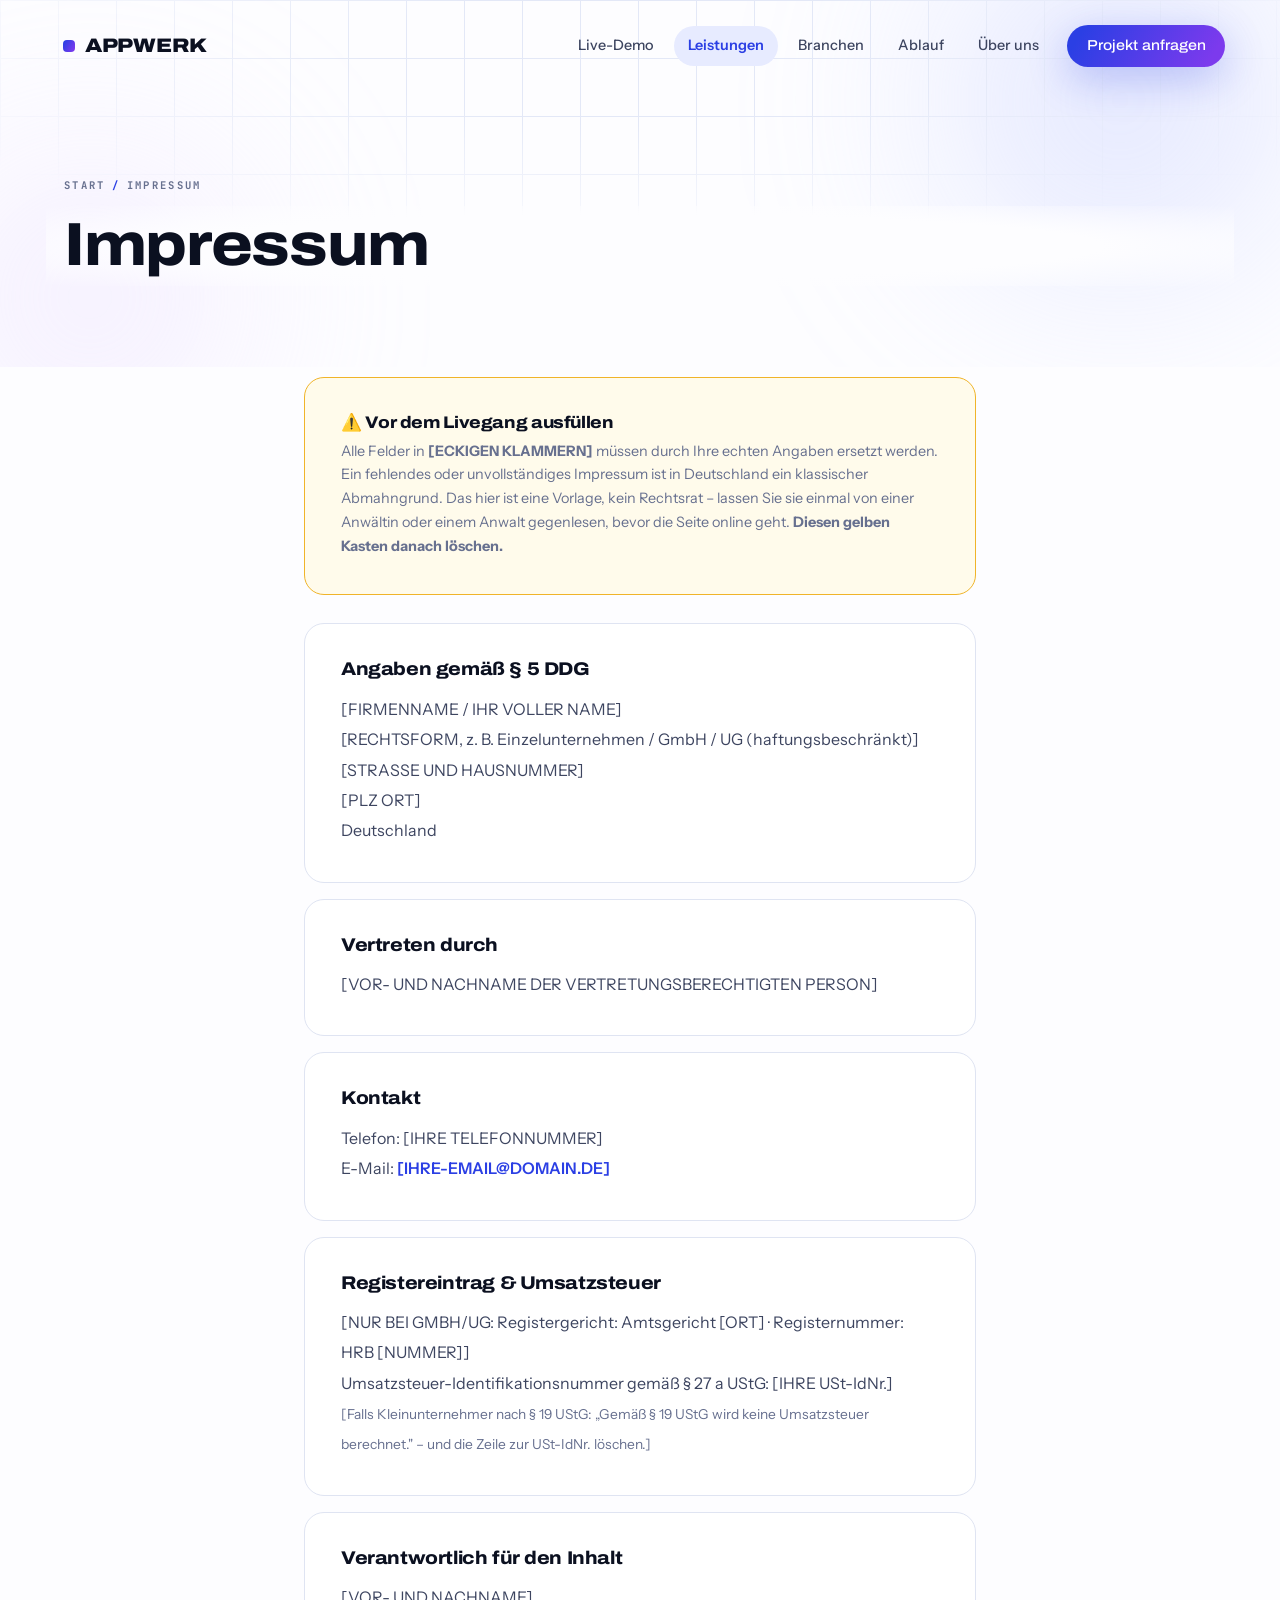
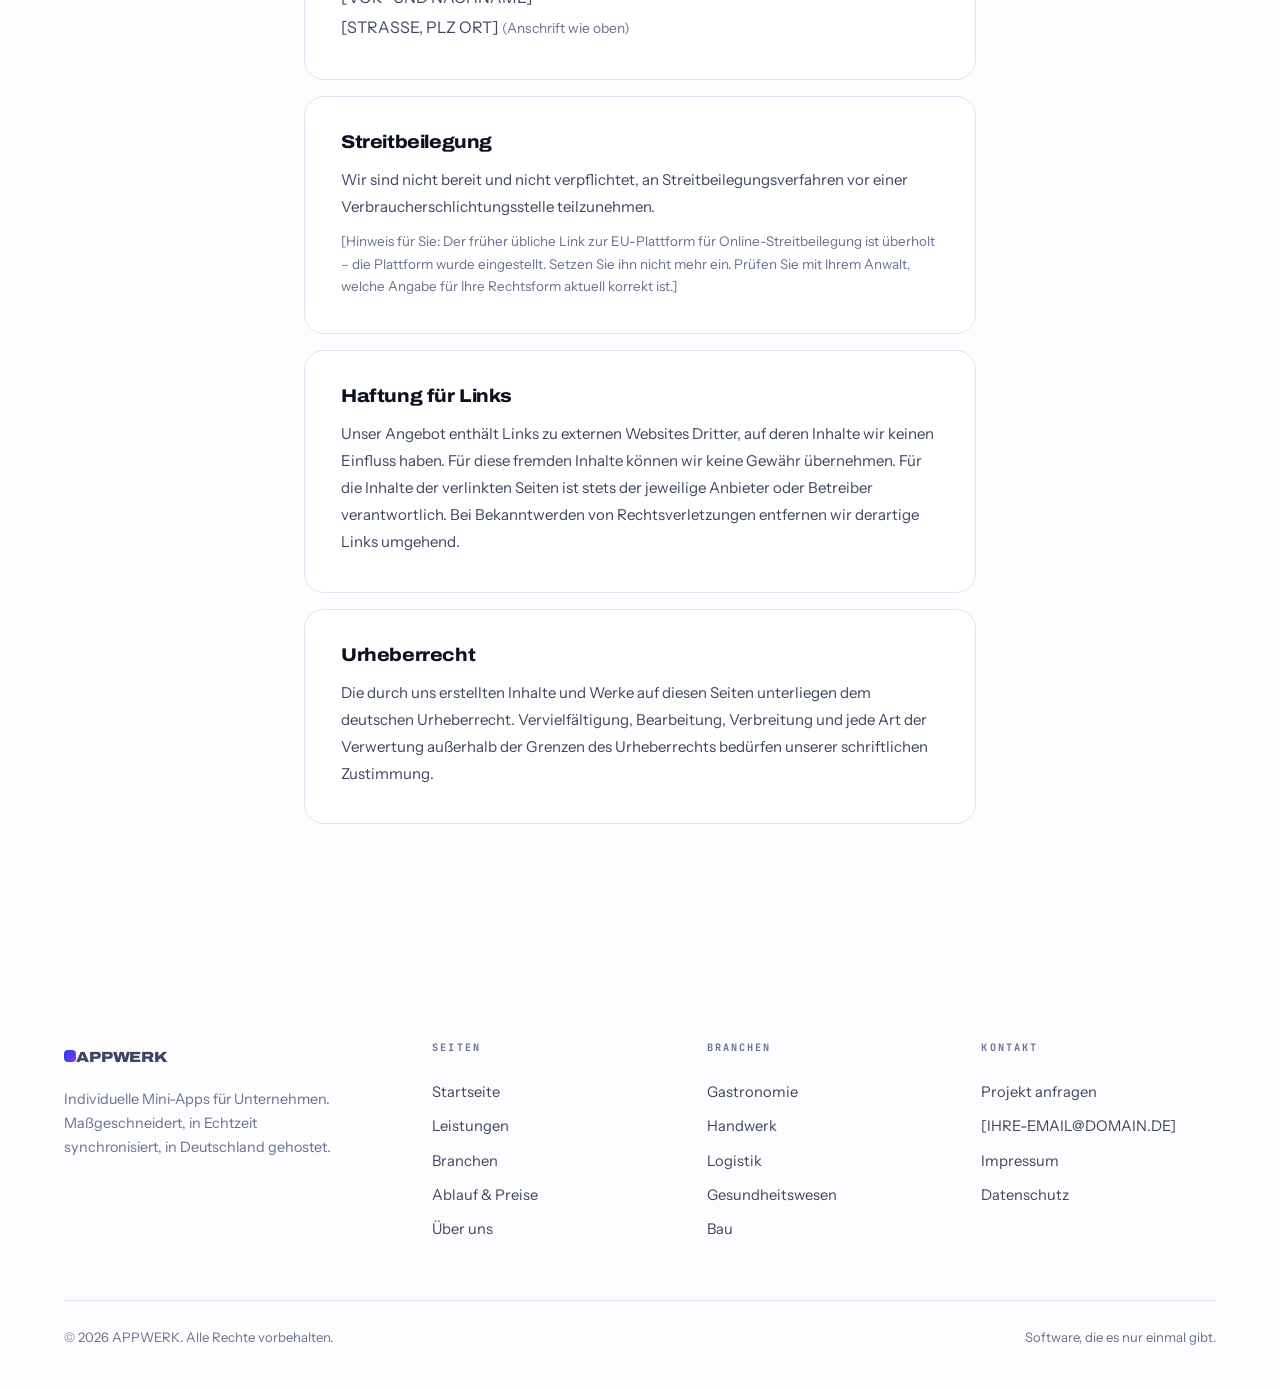
<file: impressum.html>
<!DOCTYPE html>
<html lang="de">
<head>
<meta charset="UTF-8">
<meta name="viewport" content="width=device-width, initial-scale=1.0">
<title>Impressum · APPWERK</title>
<meta name="description" content="Impressum von APPWERK.">
<meta name="robots" content="noindex">
<meta name="color-scheme" content="light">
<link rel="preconnect" href="https://fonts.bunny.net">
<link rel="preconnect" href="https://fonts.bunny.net" crossorigin>
<link href="https://fonts.bunny.net/css2?family=Archivo:wdth,wght@62..125,300..900&family=Instrument+Sans:wght@400;500;600&family=JetBrains+Mono:wght@400;500;700&display=swap" rel="stylesheet">
<style>
/* ============================================================
   APPWERK · Design System (hell · hoher Kontrast · Kobalt/Violett)
   ============================================================ */
:root{
  --ink:#0B1020;          /* Text */
  --ink-2:#3D4560;        /* Sekundärtext */
  --ink-3:#67708F;        /* Tertiärtext */
  --bg:#FDFDFF;           /* Seitengrund: fast weiß */
  --bg-tint:#F1F4FE;      /* leicht blau getönte Flächen */
  --surface:#FFFFFF;
  --line:#DFE4F2;
  --line-strong:#C7CFEA;
  --cobalt:#2B3FE4;
  --cobalt-dark:#1E2FB8;
  --violet:#7C3AED;
  --grad:linear-gradient(120deg,#2B3FE4 10%,#7C3AED 90%);
  --cobalt-soft:#E7EBFF;
  --violet-soft:#F1E9FF;
  --coral:#E8401C;
  --coral-soft:#FFE9E2;
  --amber:#9A6A00;
  --amber-soft:#FFF3D6;
  --mint:#0B7A4F;
  --mint-soft:#DCF5E9;
  --radius:20px;
  --radius-sm:13px;
  --shadow:0 6px 24px rgba(24,34,90,.08);
  --shadow-lg:0 24px 70px rgba(24,34,90,.14);
  --glow:0 12px 40px rgba(43,63,228,.28);
  --font-display:"Archivo",sans-serif;
  --font-body:"Instrument Sans",sans-serif;
  --font-mono:"JetBrains Mono",monospace;
}
*{margin:0;padding:0;box-sizing:border-box}
html{scroll-behavior:smooth;scroll-padding-top:90px}
body{font-family:var(--font-body);background:var(--bg);color:var(--ink);line-height:1.65;-webkit-font-smoothing:antialiased;overflow-x:hidden}
img{max-width:100%}
a{color:inherit;text-decoration:none}
button{font-family:inherit;cursor:pointer}
::selection{background:var(--cobalt);color:#fff}
::-webkit-scrollbar{width:11px}
::-webkit-scrollbar-track{background:var(--bg-tint)}
::-webkit-scrollbar-thumb{background:linear-gradient(#2B3FE4,#7C3AED);border-radius:99px;border:3px solid var(--bg-tint)}

.wrap{max-width:1200px;margin:0 auto;padding:0 24px}
.section{padding:120px 0}
h1,h2,h3{font-family:var(--font-display);font-stretch:112%;line-height:1.05;letter-spacing:-.022em;font-weight:780}
h2{font-size:clamp(2.1rem,4.6vw,3.4rem);margin:.8rem 0 1.1rem}
.lead{font-size:1.14rem;color:var(--ink-2);max-width:660px}
.grad-text{background:var(--grad);-webkit-background-clip:text;background-clip:text;color:transparent}

.eyebrow{font-family:var(--font-mono);font-size:.7rem;font-weight:700;letter-spacing:.2em;text-transform:uppercase;color:var(--cobalt);display:inline-flex;align-items:center;gap:.7em;background:var(--cobalt-soft);border:1px solid #CBD5FF;padding:.55em 1.2em;border-radius:999px}
.eyebrow::before{content:"";width:8px;height:8px;border-radius:50%;background:var(--grad);display:inline-block}

/* Reveal (nur mit JS aktiv → Inhalt bleibt sonst sichtbar) */
html.js .rv{opacity:0;transform:translateY(28px);transition:opacity .75s ease,transform .75s cubic-bezier(.2,.7,.2,1)}
html.js .rv.in{opacity:1;transform:none}
.rv-d1{transition-delay:.08s}.rv-d2{transition-delay:.16s}.rv-d3{transition-delay:.24s}.rv-d4{transition-delay:.32s}

/* Scroll-Fortschritt oben */
.progress{position:fixed;top:0;left:0;height:4px;width:0;background:var(--grad);z-index:120;border-radius:0 99px 99px 0;box-shadow:0 0 12px rgba(43,63,228,.5)}

/* ============ NAV ============ */
.nav{position:fixed;top:14px;left:0;right:0;z-index:100;pointer-events:none}
.nav-inner{pointer-events:auto;display:flex;align-items:center;justify-content:space-between;height:64px;max-width:1200px;margin:0 auto;padding:0 14px 0 22px;border-radius:999px;transition:background .35s,box-shadow .35s,border-color .35s;border:1px solid transparent}
.nav.scrolled .nav-inner{background:rgba(255,255,255,.88);backdrop-filter:blur(16px);border-color:var(--line);box-shadow:var(--shadow)}
.logo{font-family:var(--font-display);font-stretch:118%;font-weight:860;font-size:1.22rem;letter-spacing:-.01em;display:flex;align-items:center;gap:.5em}
.logo-dot{width:12px;height:12px;background:var(--grad);border-radius:4px;display:inline-block;animation:logopulse 3.2s ease-in-out infinite}
@keyframes logopulse{0%,100%{transform:rotate(0) scale(1)}50%{transform:rotate(135deg) scale(1.12)}}
.nav-links{display:flex;gap:6px;align-items:center}
.nav-links a{font-size:.9rem;font-weight:500;color:var(--ink-2);position:relative;padding:8px 14px;border-radius:999px;transition:color .2s,background .2s}
.nav-links a:hover{color:var(--ink);background:var(--bg-tint)}
.nav-links a.active{color:var(--cobalt);background:var(--cobalt-soft);font-weight:600}
.btn{display:inline-flex;align-items:center;gap:.55em;font-family:var(--font-display);font-stretch:110%;font-weight:680;font-size:.95rem;padding:.9em 1.7em;border-radius:999px;border:none;transition:transform .22s,box-shadow .25s,filter .25s;position:relative;overflow:hidden}
.btn:hover{transform:translateY(-2px)}
.btn:active{transform:translateY(0) scale(.98)}
.btn:focus-visible,a:focus-visible,button:focus-visible{outline:3px solid var(--cobalt);outline-offset:3px}
.btn-primary{background:var(--grad);color:#fff;box-shadow:var(--glow)}
.btn-primary::after{content:"";position:absolute;top:0;left:-80%;width:50%;height:100%;background:linear-gradient(100deg,transparent,rgba(255,255,255,.45),transparent);transform:skewX(-20deg);transition:left .5s}
.btn-primary:hover::after{left:130%}
.btn-primary:hover{filter:brightness(1.06);box-shadow:0 16px 46px rgba(43,63,228,.4)}
.btn-ghost{background:#fff;color:var(--ink);border:1.5px solid var(--line-strong)}
.btn-ghost:hover{border-color:var(--cobalt);color:var(--cobalt)}
.burger{display:none;background:#fff;border:1px solid var(--line);border-radius:999px;flex-direction:column;gap:5px;padding:12px 13px}
.burger span{width:22px;height:2.5px;background:var(--ink);border-radius:2px;transition:.3s}
.mobile-menu{display:none;position:fixed;inset:0;background:rgba(253,253,255,.98);backdrop-filter:blur(10px);z-index:99;padding:110px 28px 40px;flex-direction:column;gap:4px}
.mobile-menu.open{display:flex}
.mobile-menu a{font-family:var(--font-display);font-size:1.6rem;font-weight:750;padding:16px 0;border-bottom:1px solid var(--line);display:flex;justify-content:space-between;align-items:center}
.mobile-menu a::after{content:"→";color:var(--cobalt)}

/* ============ HERO ============ */
.hero{padding:180px 0 100px;position:relative;overflow:hidden}
.hero-mesh{position:absolute;inset:0;pointer-events:none}
.hero-mesh::before,.hero-mesh::after{content:"";position:absolute;border-radius:50%;filter:blur(90px);opacity:.5}
.hero-mesh::before{width:560px;height:560px;top:-180px;right:-120px;background:radial-gradient(circle,#B9C4FF,transparent 65%);animation:drift 16s ease-in-out infinite alternate}
.hero-mesh::after{width:460px;height:460px;bottom:-160px;left:-140px;background:radial-gradient(circle,#E4D4FF,transparent 65%);animation:drift 19s ease-in-out infinite alternate-reverse}
@keyframes drift{from{transform:translate(0,0) scale(1)}to{transform:translate(60px,40px) scale(1.12)}}
.hero-grid-bg{position:absolute;inset:0;background-image:linear-gradient(#E3E8F7 1px,transparent 1px),linear-gradient(90deg,#E3E8F7 1px,transparent 1px);background-size:58px 58px;mask-image:radial-gradient(ellipse 85% 75% at 50% 15%,#000 25%,transparent 72%)}
.hero-inner{position:relative;display:grid;grid-template-columns:1.08fr .92fr;gap:64px;align-items:center}
.hero h1{font-size:clamp(2.7rem,5.8vw,4.6rem);margin:1.3rem 0 1.4rem;position:relative}
.hero .lead{margin-bottom:2.2rem;position:relative}
.hero-ctas{display:flex;gap:14px;flex-wrap:wrap;margin-bottom:2.8rem}
.hero-trust{display:grid;grid-template-columns:repeat(3,1fr);align-items:start;margin-top:6px;max-width:660px}
.hero-trust div{font-size:.84rem;color:var(--ink-3);padding:2px 24px;border-left:2px solid var(--line);line-height:1.55}
.hero-trust div:first-child{padding-left:0;border-left:none}
.hero-trust strong{display:block;font-family:var(--font-display);font-size:1.35rem;font-weight:820;margin-bottom:6px;white-space:nowrap;background:var(--grad);-webkit-background-clip:text;background-clip:text;color:transparent}

/* Hero-Mockup */
.hero-visual{position:relative}
.hero-visual::before{content:"";position:absolute;inset:-8% -6%;background:var(--grad);opacity:.1;border-radius:40px;transform:rotate(-3deg)}
.sync-card{background:#fff;border:1px solid var(--line);border-radius:var(--radius);box-shadow:var(--shadow-lg);padding:18px;position:relative}
.sync-card .bar{display:flex;gap:6px;margin-bottom:14px}
.sync-card .bar i{width:10px;height:10px;border-radius:50%;background:var(--line)}
.sync-card .bar i:first-child{background:#FF7A59}
.sync-card .bar i:nth-child(2){background:#FFC53D}
.sync-card .bar i:nth-child(3){background:#3AC98A}
.sc-title{font-family:var(--font-mono);font-size:.68rem;letter-spacing:.18em;text-transform:uppercase;color:var(--ink-3);margin-bottom:10px}
.sc-row{display:flex;align-items:center;justify-content:space-between;gap:8px;background:var(--bg-tint);border-radius:11px;padding:10px 14px;margin-bottom:8px;font-size:.88rem;font-weight:500;opacity:0;animation:rowin .5s forwards}
.sc-row .tag{font-family:var(--font-mono);font-size:.66rem;padding:3px 10px;border-radius:999px;background:var(--cobalt-soft);color:var(--cobalt);white-space:nowrap}
.sc-row .tag.warm{background:var(--amber-soft);color:var(--amber)}
.sc-row .tag.done{background:var(--mint-soft);color:var(--mint)}
.sc-row .tag.hot{background:var(--coral-soft);color:var(--coral)}
@keyframes rowin{from{opacity:0;transform:translateX(-14px)}to{opacity:1;transform:none}}
.sync-card.small{position:absolute;width:62%;padding:14px;z-index:2}
.sync-card.kitchen{top:-46px;right:-16px;transform:rotate(2.5deg)}
.sync-card.bar-c{bottom:-50px;left:-22px;transform:rotate(-2.5deg)}
.sync-badge{position:absolute;top:37%;left:-16px;background:var(--grad);color:#fff;font-family:var(--font-mono);font-size:.68rem;font-weight:700;padding:9px 15px;border-radius:999px;box-shadow:var(--glow);display:flex;align-items:center;gap:8px;z-index:3}
.sync-badge .dot{width:8px;height:8px;border-radius:50%;background:#7CFFC0;animation:blink 1.4s infinite}
@keyframes blink{0%,100%{opacity:1}50%{opacity:.25}}
.float{animation:float 7s ease-in-out infinite}
@keyframes float{0%,100%{transform:translateY(0)}50%{transform:translateY(-12px)}}
.sync-card.kitchen.float{animation-name:floatr1}
@keyframes floatr1{0%,100%{transform:rotate(2.5deg) translateY(0)}50%{transform:rotate(2.5deg) translateY(-12px)}}
.sync-card.bar-c.float{animation-name:floatr2}
@keyframes floatr2{0%,100%{transform:rotate(-2.5deg) translateY(0)}50%{transform:rotate(-2.5deg) translateY(-12px)}}

/* ============ KPI ============ */
.kpis{padding:26px 0 0}
.kpi-grid{display:grid;grid-template-columns:repeat(4,1fr);gap:16px;perspective:1100px}
.kpi{background:#fff;border:1px solid var(--line);border-radius:var(--radius);padding:30px 26px;transition:box-shadow .3s,border-color .3s;position:relative;overflow:hidden;transform-style:preserve-3d;will-change:transform}
.kpi::before{content:"";position:absolute;top:0;left:0;right:0;height:4px;background:var(--grad);transform:scaleX(0);transform-origin:left;transition:transform .4s}
.kpi:hover{box-shadow:var(--shadow-lg);border-color:#B9C4FF}
.kpi:hover::before{transform:scaleX(1)}
.kpi b{font-family:var(--font-display);font-size:2.4rem;font-weight:830;letter-spacing:-.02em;display:block;line-height:1}
.kpi b span{background:var(--grad);-webkit-background-clip:text;background-clip:text;color:transparent}
.kpi p{font-size:.88rem;color:var(--ink-3);margin-top:9px}
.kpi small{font-family:var(--font-mono);font-size:.62rem;font-weight:700;letter-spacing:.16em;text-transform:uppercase;color:var(--violet);display:block;margin-bottom:12px}

/* ============ LIVE-DEMO (hell & glasklar) ============ */
.demo-head{max-width:740px;margin-bottom:46px}
.demo-shell{background:linear-gradient(180deg,#F4F6FF,#EDF0FF);border:1px solid #D5DCFA;border-radius:28px;padding:26px;box-shadow:var(--shadow-lg);position:relative;overflow:hidden}
.demo-shell::before{content:"";position:absolute;top:-140px;right:-140px;width:380px;height:380px;background:radial-gradient(circle,rgba(124,58,237,.14),transparent 70%);pointer-events:none}
.demo-topbar{display:flex;align-items:center;justify-content:space-between;margin-bottom:20px;position:relative;z-index:2;flex-wrap:wrap;gap:10px}
.demo-topbar .name{font-family:var(--font-mono);color:var(--cobalt);font-weight:700;font-size:.76rem;letter-spacing:.16em}
.demo-live{display:flex;align-items:center;gap:8px;font-family:var(--font-mono);font-size:.68rem;font-weight:700;color:var(--mint);background:var(--mint-soft);border:1px solid #A9E5C9;padding:7px 15px;border-radius:999px}
.demo-live .dot{width:7px;height:7px;border-radius:50%;background:#12B573;animation:blink 1.4s infinite}
.demo-grid{display:grid;grid-template-columns:1.05fr 1fr 1fr;gap:16px;position:relative;z-index:2}
.panel{background:#fff;border:1px solid var(--line);border-radius:18px;padding:16px;min-height:400px;display:flex;flex-direction:column;position:relative;transition:box-shadow .3s,border-color .3s;box-shadow:0 3px 14px rgba(24,34,90,.05)}
.panel.pulse{border-color:var(--cobalt);box-shadow:0 0 0 4px rgba(43,63,228,.18),var(--shadow)}
.panel-h{display:flex;align-items:center;justify-content:space-between;margin-bottom:14px}
.panel-h b{font-family:var(--font-display);font-stretch:112%;font-size:1.05rem}
.panel-h .chip{font-family:var(--font-mono);font-size:.6rem;font-weight:700;letter-spacing:.1em;padding:4px 11px;border-radius:999px}
.chip-k{background:var(--coral-soft);color:var(--coral)}
.chip-b{background:var(--amber-soft);color:var(--amber)}
.chip-s{background:var(--cobalt-soft);color:var(--cobalt)}
.table-select{display:flex;gap:8px;margin-bottom:14px}
.table-btn{flex:1;background:var(--bg-tint);border:1.5px solid var(--line);color:var(--ink-2);font-family:var(--font-mono);font-size:.7rem;font-weight:700;padding:9px 4px;border-radius:10px;transition:.2s}
.table-btn:hover{border-color:var(--cobalt);color:var(--cobalt)}
.table-btn.active{background:var(--grad);border-color:transparent;color:#fff;box-shadow:0 4px 14px rgba(43,63,228,.3)}
.item-grid{display:grid;grid-template-columns:1fr 1fr;gap:8px;margin-bottom:14px}
.item-btn{background:#fff;border:1.5px solid var(--line);color:var(--ink);font-size:.82rem;font-weight:600;padding:11px 10px;border-radius:11px;display:flex;flex-direction:column;gap:2px;align-items:flex-start;transition:.18s;text-align:left}
.item-btn small{font-family:var(--font-mono);font-size:.58rem;font-weight:500;color:var(--ink-3);letter-spacing:.08em}
.item-btn:hover{border-color:var(--cobalt);transform:translateY(-2px);box-shadow:0 6px 16px rgba(43,63,228,.14);background:#FBFCFF}
.item-btn:active{transform:scale(.96)}
.order-list{flex:1;overflow-y:auto;display:flex;flex-direction:column;gap:8px;scrollbar-width:thin;scrollbar-color:var(--line) transparent}
.order-empty{color:var(--ink-3);font-size:.8rem;text-align:center;margin:auto;font-family:var(--font-mono);line-height:1.9;padding:0 12px}
.order-card{background:var(--bg-tint);border:1px solid var(--line);border-radius:12px;padding:10px 13px;animation:cardin .45s cubic-bezier(.2,.9,.3,1.3);display:flex;align-items:center;justify-content:space-between;gap:8px}
@keyframes cardin{from{opacity:0;transform:translateY(14px) scale(.92)}to{opacity:1;transform:none}}
.order-card .info{min-width:0}
.order-card .info b{font-size:.84rem;font-weight:650;display:block}
.order-card .info span{font-family:var(--font-mono);font-size:.6rem;color:var(--ink-3)}
.status-btn{border:none;font-family:var(--font-mono);font-size:.6rem;font-weight:700;padding:7px 12px;border-radius:999px;white-space:nowrap;transition:.2s}
.st-new{background:var(--coral-soft);color:var(--coral)}
.st-work{background:var(--amber-soft);color:var(--amber)}
.st-done{background:var(--mint-soft);color:var(--mint)}
.status-btn:hover{filter:brightness(.94);transform:scale(1.05)}
.svc-status{font-family:var(--font-mono);font-size:.58rem;font-weight:700;padding:6px 11px;border-radius:999px;white-space:nowrap}
.demo-log{margin-top:16px;background:#fff;border:1px solid var(--line);border-radius:13px;padding:13px 17px;font-family:var(--font-mono);font-size:.7rem;color:var(--ink-2);display:flex;align-items:center;gap:10px;position:relative;z-index:2;min-height:46px}
.demo-log .lbl{color:var(--violet);font-weight:700;flex-shrink:0}
.demo-log .msg{white-space:nowrap;overflow:hidden;text-overflow:ellipsis}
.demo-note{margin-top:20px;font-size:.9rem;color:var(--ink-3);text-align:center}
.demo-note b{color:var(--ink)}

/* ============ LEISTUNGEN ============ */
.services{background:var(--bg-tint);border-top:1px solid var(--line);border-bottom:1px solid var(--line)}
.svc-grid{display:grid;grid-template-columns:repeat(4,1fr);gap:18px;margin-top:46px;perspective:1100px}
.svc{border:1px solid var(--line);border-radius:var(--radius);padding:32px 28px;position:relative;overflow:hidden;transition:box-shadow .3s,border-color .3s;background:#fff;transform-style:preserve-3d;will-change:transform}
.svc:hover{box-shadow:var(--shadow-lg);border-color:#B9C4FF}
.svc::before{content:"";position:absolute;top:0;left:0;right:0;height:4px;background:var(--grad);transform:scaleX(0);transform-origin:left;transition:transform .4s}
.svc:hover::before{transform:scaleX(1)}
.svc .ico{width:54px;height:54px;border-radius:15px;background:var(--grad);display:grid;place-items:center;margin-bottom:20px;font-size:1.4rem;box-shadow:0 6px 18px rgba(43,63,228,.28)}
.svc h3{font-size:1.16rem;margin-bottom:10px}
.svc p{font-size:.9rem;color:var(--ink-3)}
.svc .tagline{font-family:var(--font-mono);font-size:.6rem;font-weight:700;letter-spacing:.16em;text-transform:uppercase;color:var(--violet);display:block;margin-top:18px}

/* ============ ERGEBNIS · Vorher/Nachher ============ */
.ba-switch-row{display:flex;align-items:center;gap:22px;margin:46px 0 36px;flex-wrap:wrap}
.ba-label{font-family:var(--font-mono);font-size:.72rem;font-weight:700;letter-spacing:.18em;color:var(--ink-3);transition:color .3s}
.ba-label.on{color:var(--cobalt)}
.ba-switch{position:relative;width:96px;height:48px;border-radius:999px;border:2px solid var(--line-strong);background:#fff;transition:background .35s,border-color .35s,box-shadow .35s;flex-shrink:0}
.ba-switch:hover{border-color:var(--cobalt)}
.ba-switch[aria-checked="true"]{background:var(--grad);border-color:transparent;box-shadow:var(--glow)}
.ba-knob{position:absolute;top:4px;left:4px;width:36px;height:36px;border-radius:50%;background:var(--ink);transition:transform .45s cubic-bezier(.3,1.4,.4,1),background .35s;display:grid;place-items:center}
.ba-knob::after{content:"✕";color:#fff;font-size:.75rem;font-family:var(--font-mono);transition:.3s}
.ba-switch[aria-checked="true"] .ba-knob{transform:translateX(48px);background:#fff}
.ba-switch[aria-checked="true"] .ba-knob::after{content:"✓";color:var(--cobalt);font-weight:700}
.ba-hint{animation:nudge 2.4s ease-in-out infinite}
@keyframes nudge{0%,100%{transform:scale(1)}50%{transform:scale(1.07)}}
.ba-grid{display:grid;grid-template-columns:repeat(3,1fr);gap:18px}
.ba-card{perspective:1400px;min-height:270px;cursor:pointer;outline:none}
.ba-inner{position:relative;width:100%;height:100%;min-height:270px;transform-style:preserve-3d;transition:transform .7s cubic-bezier(.35,.9,.3,1)}
.ba-card.flipped .ba-inner{transform:rotateY(180deg)}
.ba-card:focus-visible .ba-inner{outline:3px solid var(--cobalt);outline-offset:3px;border-radius:var(--radius)}
.ba-face{position:absolute;inset:0;backface-visibility:hidden;-webkit-backface-visibility:hidden;border-radius:var(--radius);padding:28px 27px;display:flex;flex-direction:column;gap:10px}
.ba-front{background:#fff;border:1px solid var(--line);box-shadow:0 3px 16px rgba(24,34,90,.05)}
.ba-front h3{font-size:1.16rem}
.ba-front p{font-size:.9rem;color:var(--ink-3)}
.ba-front .ba-tag{color:var(--coral);background:var(--coral-soft)}
.ba-card:hover .ba-front{border-color:#F0B9A8}
.ba-back{background:var(--grad);color:#fff;transform:rotateY(180deg);box-shadow:0 20px 54px rgba(60,50,220,.35)}
.ba-back h3{font-size:1.16rem;color:#fff}
.ba-back p{font-size:.9rem;color:#E4E4FF}
.ba-back b{margin-top:auto;font-family:var(--font-display);font-stretch:112%;font-size:1.02rem;background:rgba(255,255,255,.18);border:1px solid rgba(255,255,255,.4);border-radius:999px;padding:.5em 1.15em;align-self:flex-start}
.ba-back .ba-tag{color:#fff;background:rgba(255,255,255,.22)}
.ba-tag{font-family:var(--font-mono);font-size:.58rem;font-weight:700;letter-spacing:.16em;padding:5px 12px;border-radius:999px;align-self:flex-start}
.ba-branches{margin-top:56px;text-align:center}
.ba-branches>span{font-family:var(--font-mono);font-size:.66rem;font-weight:700;letter-spacing:.2em;text-transform:uppercase;color:var(--ink-3)}
.ba-chip-row{display:flex;gap:10px;flex-wrap:wrap;justify-content:center;margin-top:16px}
.ba-chip-row i{font-style:normal;font-size:.9rem;font-weight:550;background:#fff;border:1px solid var(--line);border-radius:999px;padding:.55em 1.2em;transition:transform .2s,border-color .2s,box-shadow .2s}
.ba-chip-row i:hover{transform:translateY(-3px);border-color:var(--cobalt);box-shadow:var(--shadow)}
.ba-you{background:var(--grad) !important;color:#fff;border-color:transparent !important;box-shadow:var(--glow)}
.ba-cta{margin-top:56px;background:var(--grad);color:#fff;border-radius:24px;padding:42px 46px;display:flex;align-items:center;justify-content:space-between;gap:26px;flex-wrap:wrap;position:relative;overflow:hidden;box-shadow:var(--shadow-lg)}
.ba-cta::before{content:"";position:absolute;top:-110px;right:-90px;width:300px;height:300px;background:radial-gradient(circle,rgba(255,255,255,.28),transparent 68%)}
.ba-cta h3{font-size:1.6rem;margin-bottom:6px;position:relative;color:#fff}
.ba-cta p{color:#E4E4FF;font-size:.96rem;max-width:520px;position:relative}
.ba-cta .btn{position:relative;flex-shrink:0;background:#fff;color:var(--cobalt);box-shadow:0 10px 30px rgba(0,0,30,.25)}
.ba-cta .btn:hover{filter:none;transform:translateY(-2px) scale(1.02)}

/* ============ WARUM (hell) ============ */
.why{background:var(--bg-tint);border-top:1px solid var(--line);border-bottom:1px solid var(--line)}
.compare{display:grid;grid-template-columns:1fr 1fr;gap:18px;margin-top:50px}
.cmp{border-radius:var(--radius);padding:38px 34px;border:1px solid var(--line)}
.cmp.std{background:#fff}
.cmp.us{background:var(--grad);border-color:transparent;box-shadow:0 22px 60px rgba(60,50,220,.3);color:#fff}
.cmp h3{font-size:1.32rem;margin-bottom:22px;display:flex;align-items:center;gap:12px;flex-wrap:wrap}
.cmp.us h3{color:#fff}
.cmp ul{list-style:none;display:flex;flex-direction:column;gap:15px}
.cmp li{display:flex;gap:12px;font-size:.95rem;color:var(--ink-2);align-items:flex-start}
.cmp.us li{color:#EDEDFF}
.cmp li::before{content:"✕";font-family:var(--font-mono);font-weight:700;font-size:.8rem;color:var(--coral);background:var(--coral-soft);width:22px;height:22px;border-radius:50%;display:grid;place-items:center;flex-shrink:0;margin-top:1px}
.cmp.us li::before{content:"✓";color:#fff;background:rgba(255,255,255,.22)}
.cmp .badge{font-family:var(--font-mono);font-size:.58rem;font-weight:700;letter-spacing:.16em;text-transform:uppercase;padding:6px 13px;border-radius:999px}
.cmp.std .badge{background:var(--bg-tint);color:var(--ink-3);border:1px solid var(--line)}
.cmp.us .badge{background:rgba(255,255,255,.2);color:#fff}

/* ============ PROZESS · Schlangenpfad ============ */
.steps{position:relative;max-width:980px;margin:76px auto 0}
.steps-svg{position:absolute;inset:0;width:100%;height:100%;pointer-events:none;overflow:visible;z-index:0}
#stepsBase{fill:none;stroke:var(--line-strong);stroke-width:3;stroke-linecap:round;stroke-dasharray:1 13}
#stepsProg{fill:none;stroke:url(#stepsGradient);stroke-width:4;stroke-linecap:round;filter:drop-shadow(0 0 8px rgba(43,63,228,.45));will-change:stroke-dashoffset}
.step{display:grid;grid-template-columns:1fr 96px 1fr;align-items:center;margin-bottom:36px;position:relative;perspective:1100px}
.step-num{display:grid;place-items:center;position:relative;z-index:2}
.step-num span{position:relative;width:68px;height:68px;border-radius:50%;background:#fff;border:3px solid var(--line-strong);display:grid;place-items:center;font-family:var(--font-display);font-stretch:112%;font-weight:860;font-size:1.55rem;color:var(--ink-3);transition:background .35s,border-color .35s,color .35s,transform .35s,box-shadow .35s}
.step-num span::after{content:"";position:absolute;inset:-9px;border-radius:50%;border:2px dashed var(--cobalt);opacity:0;transform:scale(.7);transition:opacity .35s,transform .5s}
.step:hover .step-num span{transform:scale(1.12) rotate(-8deg);border-color:var(--cobalt);color:var(--cobalt)}
.step:hover .step-num span::after{opacity:1;transform:scale(1);animation:ringspin 7s linear infinite}
@keyframes ringspin{to{transform:scale(1) rotate(360deg)}}
.step.done .step-num span{background:var(--grad);border-color:transparent;color:#fff;transform:scale(1.08);box-shadow:var(--glow)}
.step-card{background:#fff;border:1px solid var(--line);border-radius:var(--radius);padding:29px 31px;transition:box-shadow .3s,border-color .3s;position:relative;z-index:1;transform-style:preserve-3d;will-change:transform;box-shadow:0 3px 14px rgba(24,34,90,.05)}
.step-card::after{content:"";position:absolute;top:50%;width:14px;height:14px;background:#fff;border:1px solid var(--line);transform:translateY(-50%) rotate(45deg)}
.step.s-left .step-card::after{right:-8px;border-left:none;border-bottom:none}
.step.s-right .step-card::after{left:-8px;border-right:none;border-top:none}
.step-card:hover{box-shadow:0 18px 48px rgba(43,63,228,.16);border-color:#B9C4FF}
.step.done .step-card{border-color:#B9C4FF}
.step-card h3{font-size:1.18rem;margin-bottom:8px}
.step-card p{font-size:.9rem;color:var(--ink-3)}
.step-cta{display:inline-flex;align-items:center;gap:.4em;margin-top:16px;font-family:var(--font-mono);font-size:.68rem;letter-spacing:.14em;text-transform:uppercase;color:var(--cobalt);font-weight:700;border-bottom:2px solid var(--cobalt);padding-bottom:3px;transition:gap .2s}
.step-cta:hover{gap:.85em}
.step.s-left .step-card{text-align:right}
.step.s-left .step-card p{margin-left:auto}

/* ============ FAQ ============ */
.faq-list{margin-top:46px;max-width:840px}
.faq{background:#fff;border:1px solid var(--line);border-radius:var(--radius-sm);margin-bottom:12px;overflow:hidden;transition:box-shadow .25s,border-color .25s}
.faq[open]{box-shadow:var(--shadow);border-color:#B9C4FF}
.faq summary{list-style:none;display:flex;justify-content:space-between;align-items:center;gap:16px;padding:23px 27px;font-family:var(--font-display);font-weight:680;font-size:1.03rem;cursor:pointer}
.faq summary::-webkit-details-marker{display:none}
.faq summary .pl{width:32px;height:32px;border-radius:50%;background:var(--cobalt-soft);color:var(--cobalt);display:grid;place-items:center;flex-shrink:0;font-weight:800;transition:transform .3s,background .3s,color .3s}
.faq[open] summary .pl{transform:rotate(45deg);background:var(--grad);color:#fff}
.faq .a{padding:0 27px 25px;color:var(--ink-2);font-size:.95rem;max-width:700px}

/* ============ KONTAKT (hell & lesbar) ============ */
.contact-card{background:#fff;border:1px solid var(--line);border-radius:32px;margin:0 24px;overflow:hidden;box-shadow:var(--shadow-lg)}
.contact-inner{display:grid;grid-template-columns:1fr 1.05fr}
.contact-info{background:var(--grad);color:#fff;padding:70px 56px;position:relative;overflow:hidden}
.contact-info::before{content:"";position:absolute;top:-130px;right:-130px;width:340px;height:340px;background:radial-gradient(circle,rgba(255,255,255,.28),transparent 68%)}
.contact-info .eyebrow{background:rgba(255,255,255,.16);border-color:rgba(255,255,255,.35);color:#fff}
.contact-info .eyebrow::before{background:#fff}
.contact-info h2{color:#fff;position:relative}
.contact-info>p{color:#E4E4FF;position:relative;max-width:440px}
.contact-points{margin-top:36px;display:flex;flex-direction:column;gap:20px;position:relative}
.cp{display:flex;gap:16px;align-items:flex-start}
.cp .i{width:44px;height:44px;border-radius:12px;background:rgba(255,255,255,.16);border:1px solid rgba(255,255,255,.3);display:grid;place-items:center;flex-shrink:0;font-size:1.15rem}
.cp b{display:block;font-size:.96rem}
.cp span{font-size:.84rem;color:#D9DBFF}
.form{padding:70px 56px}
.form h3{font-size:1.35rem;margin-bottom:26px}
.f-row{display:grid;grid-template-columns:1fr 1fr;gap:14px}
.form label{display:block;font-family:var(--font-mono);font-size:.62rem;font-weight:700;letter-spacing:.14em;text-transform:uppercase;color:var(--ink-3);margin:0 0 7px}
.form input,.form select,.form textarea{width:100%;background:var(--bg-tint);border:1.5px solid var(--line);border-radius:11px;color:var(--ink);font-family:var(--font-body);font-size:.95rem;padding:13px 16px;margin-bottom:18px;transition:border-color .2s,background .2s,box-shadow .2s}
.form input:focus,.form select:focus,.form textarea:focus{outline:none;border-color:var(--cobalt);background:#fff;box-shadow:0 0 0 4px rgba(43,63,228,.12)}
.form input::placeholder,.form textarea::placeholder{color:#9AA3C0}
.form textarea{resize:vertical;min-height:120px}
.form .btn{width:100%;justify-content:center}
.form-ok{display:none;text-align:center;padding:80px 30px}
.form-ok .big{font-size:3.2rem;margin-bottom:16px}
.form-ok h3{font-size:1.55rem;margin-bottom:10px}
.form-ok p{color:var(--ink-3)}

/* ============ FOOTER ============ */
footer{padding:80px 0 40px}
.foot-grid{display:grid;grid-template-columns:1.4fr 1fr 1fr 1fr;gap:40px;margin-bottom:54px}
.foot-grid h4{font-family:var(--font-mono);font-size:.64rem;font-weight:700;letter-spacing:.2em;text-transform:uppercase;color:var(--ink-3);margin-bottom:18px}
.foot-grid a{display:block;font-size:.92rem;color:var(--ink-2);padding:5px 0;transition:color .2s,transform .2s}
.foot-grid a:hover{color:var(--cobalt);transform:translateX(3px)}
.foot-brand p{font-size:.9rem;color:var(--ink-3);margin-top:14px;max-width:290px}
.foot-bottom{border-top:1px solid var(--line);padding-top:26px;display:flex;justify-content:space-between;flex-wrap:wrap;gap:12px;font-size:.82rem;color:var(--ink-3)}

/* ============ RESPONSIVE ============ */
@media(max-width:1000px){
  .hero-inner{grid-template-columns:1fr;gap:100px}
  .hero-visual{max-width:520px;margin:0 auto}
  .kpi-grid{grid-template-columns:repeat(2,1fr)}
  .svc-grid{grid-template-columns:repeat(2,1fr)}
  .demo-grid{grid-template-columns:1fr}
  .panel{min-height:auto}
  .ba-grid{grid-template-columns:1fr 1fr}
  .compare{grid-template-columns:1fr}
  .contact-inner{grid-template-columns:1fr}
  .contact-info,.form{padding:52px 36px}
  .foot-grid{grid-template-columns:1fr 1fr}
}
@media(max-width:640px){
  .nav{top:10px}
  .nav-links{display:none}
  .burger{display:flex}
  .section{padding:84px 0}
  .hero{padding:140px 0 76px}
  .hero-trust{grid-template-columns:1fr;max-width:100%}
  .hero-trust div{padding:14px 0;border-left:none;border-top:1px solid var(--line)}
  .hero-trust div:first-child{padding-top:0;border-top:none}
  .kpi-grid{grid-template-columns:1fr 1fr}
  .svc-grid{grid-template-columns:1fr}
  .steps-svg{left:0}
  .step{grid-template-columns:56px 1fr;margin-bottom:22px}
  .step-spacer{display:none}
  .step-num{grid-column:1;grid-row:1}
  .step-num span{width:46px;height:46px;font-size:1.1rem;border-width:2.5px}
  .step-card{grid-column:2;grid-row:1;text-align:left !important;padding:22px}
  .step.s-left .step-card p{margin-left:0}
  .step.s-left .step-card::after{right:auto;left:-8px;border:1px solid var(--line);border-right:none;border-top:none;background:#fff}
  .ba-grid{grid-template-columns:1fr}
  .ba-cta{padding:32px 26px}
  .contact-card{margin:0 12px}
  .contact-info,.form{padding:44px 26px}
  .f-row{grid-template-columns:1fr}
}
@media(prefers-reduced-motion:reduce){
  *,*::before,*::after{animation-duration:.01ms !important;animation-iteration-count:1 !important;transition-duration:.01ms !important}
  html{scroll-behavior:auto}
  html.js .rv{opacity:1;transform:none}
}

/* ============ UNTERSEITEN · Komponenten ============ */
.page-hero{padding:170px 0 70px;position:relative;overflow:hidden}
.page-hero h1{font-size:clamp(2.4rem,5vw,3.8rem);margin:1.1rem 0 1.2rem}
.crumb{font-family:var(--font-mono);font-size:.66rem;font-weight:700;letter-spacing:.22em;color:var(--ink-3);text-transform:uppercase}
.crumb a:hover{color:var(--cobalt)}
.crumb i{font-style:normal;color:var(--cobalt);margin:0 .6em}

.detail{display:grid;grid-template-columns:1.05fr .95fr;gap:clamp(72px,9vw,140px);align-items:center;padding:120px 0;border-top:1px solid var(--line)}
.detail.first{border-top:none;padding-top:30px}
.detail.flip .d-media{order:-1}
.detail h2{font-size:clamp(1.7rem,3.1vw,2.35rem);margin:0 0 26px;line-height:1.16}
.d-kicker{font-family:var(--font-mono);font-size:.64rem;font-weight:700;letter-spacing:.2em;color:var(--violet);text-transform:uppercase}
.detail p.dp{color:var(--ink-2);margin:0 0 12px;line-height:1.85;font-size:1.03rem;max-width:56ch}
.check-list{list-style:none;display:grid;gap:26px;margin-top:44px}
.check-list li{display:flex;gap:16px;align-items:flex-start;font-size:.95rem;color:var(--ink-2);line-height:1.7;max-width:54ch}
.check-list li b{color:var(--ink);display:block;font-size:1.02rem;margin-bottom:4px;line-height:1.35}
.check-list li .txt{display:block}
.check-list li::before{content:"✓";flex-shrink:0;width:23px;height:23px;border-radius:50%;background:var(--mint-soft);color:var(--mint);font-weight:700;font-size:.75rem;display:grid;place-items:center;margin-top:2px}
.d-meta{display:flex;gap:11px;flex-wrap:wrap;margin-top:46px}
.d-meta span{font-family:var(--font-mono);font-size:.6rem;font-weight:700;letter-spacing:.12em;background:var(--bg-tint);border:1px solid var(--line);padding:7px 14px;border-radius:999px;color:var(--ink-2)}
.d-media{position:relative}
.d-media .sync-card{max-width:480px;margin:0 auto;padding:22px}
.ghost-num{position:absolute;top:-54px;left:-10px;font-family:var(--font-display);font-weight:900;font-size:8rem;background:linear-gradient(120deg,#E7EBFF,#F1E9FF);-webkit-background-clip:text;background-clip:text;color:transparent;line-height:1;pointer-events:none;user-select:none}

.price-grid{display:grid;grid-template-columns:repeat(3,1fr);gap:18px;margin-top:48px;align-items:start}
.price-card{background:#fff;border:1px solid var(--line);border-radius:var(--radius);padding:36px 30px;position:relative;transition:box-shadow .3s,border-color .3s,transform .3s}
.price-card:hover{box-shadow:var(--shadow-lg);border-color:#B9C4FF;transform:translateY(-4px)}
.price-card.pop{border:2px solid transparent;background:linear-gradient(#fff,#fff) padding-box,var(--grad) border-box;box-shadow:var(--shadow-lg)}
.price-card h3{font-size:1.2rem}
.price-card .pp{font-family:var(--font-display);font-size:2rem;font-weight:830;margin:12px 0 2px}
.price-card .pp small{font-size:.85rem;color:var(--ink-3);font-weight:500;font-family:var(--font-body)}
.price-card>p{font-size:.86rem;color:var(--ink-3)}
.pop-badge{position:absolute;top:-13px;left:50%;transform:translateX(-50%);background:var(--grad);color:#fff;font-family:var(--font-mono);font-size:.56rem;font-weight:700;letter-spacing:.16em;padding:6px 15px;border-radius:999px;box-shadow:var(--glow);white-space:nowrap}
.price-card ul{list-style:none;display:grid;gap:10px;margin-top:20px}
.price-card li{display:flex;gap:10px;font-size:.88rem;color:var(--ink-2);align-items:flex-start}
.price-card li::before{content:"✓";color:var(--mint);font-weight:700;flex-shrink:0}

.phase{background:#fff;border:1px solid var(--line);border-radius:var(--radius);padding:36px;margin-bottom:16px;transition:box-shadow .3s,border-color .3s}
.phase:hover{box-shadow:var(--shadow);border-color:#B9C4FF}
.phase-top{display:flex;align-items:center;gap:18px;margin-bottom:20px;flex-wrap:wrap}
.phase-top .n{width:52px;height:52px;border-radius:50%;background:var(--grad);color:#fff;display:grid;place-items:center;font-family:var(--font-display);font-weight:850;font-size:1.3rem;flex-shrink:0;box-shadow:0 6px 16px rgba(43,63,228,.3)}
.phase-top h3{font-size:1.32rem}
.phase-top .dur{margin-left:auto;font-family:var(--font-mono);font-size:.6rem;font-weight:700;letter-spacing:.12em;background:var(--mint-soft);color:var(--mint);padding:7px 14px;border-radius:999px}
.phase-cols{display:grid;grid-template-columns:1fr 1fr 1fr;gap:14px}
.phase-cols h4{font-family:var(--font-mono);font-size:.58rem;font-weight:700;letter-spacing:.18em;text-transform:uppercase;color:var(--violet);margin-bottom:8px}
.phase-cols p{font-size:.87rem;color:var(--ink-2);background:var(--bg-tint);border:1px solid var(--line);border-radius:12px;padding:14px 16px;height:100%}

.center-link{text-align:center;margin-top:44px}
.section-sub{background:var(--bg-tint);border-top:1px solid var(--line);border-bottom:1px solid var(--line)}
.mini-note{font-size:.85rem;color:var(--ink-3);margin-top:18px}
.mini-note a{color:var(--cobalt);font-weight:600;border-bottom:1.5px solid var(--cobalt)}

@media(max-width:1000px){
  .detail{grid-template-columns:1fr;gap:44px;padding:60px 0}
  .detail.flip .d-media{order:0}
  .price-grid{grid-template-columns:1fr}
  .phase-cols{grid-template-columns:1fr}
  .ghost-num{font-size:6rem;top:-40px}
}
@media(max-width:640px){
  .page-hero{padding:140px 0 56px}
  .phase{padding:26px 22px}
}


/* ============ Beispiel-Karten: sofort verständlich ============ */
.d-caption{max-width:480px;margin:18px auto 0;text-align:center;font-size:.84rem;color:var(--ink-3);line-height:1.55}
.d-caption b{color:var(--ink)}
.sc-group{font-family:var(--font-mono);font-size:.58rem;font-weight:700;letter-spacing:.16em;margin:16px 0 9px;display:flex;align-items:center;gap:10px;text-transform:uppercase}
.sc-group::after{content:"";flex:1;height:1px;background:var(--line)}
.sc-group.bad{color:var(--coral)}
.sc-group.good{color:var(--mint)}
.sc-group:first-of-type{margin-top:2px}
.sc-row .who{display:block;font-family:var(--font-mono);font-size:.58rem;color:var(--ink-3);font-weight:500;margin-top:2px}
.m-progress{height:9px;background:var(--bg-tint);border:1px solid var(--line);border-radius:99px;overflow:hidden;margin:4px 0 6px}
.m-progress i{display:block;height:100%;width:62%;background:var(--grad);border-radius:99px}
.m-progress-cap{font-family:var(--font-mono);font-size:.58rem;font-weight:700;color:var(--ink-3);letter-spacing:.12em;margin-bottom:12px;display:block}
@media(max-width:1000px){
  .detail{padding:72px 0}
}


/* ============ Leistungs-Nummer: sichtbar am Textanfang statt hinter der Karte ============ */
.d-num{display:flex;align-items:center;gap:16px;margin-bottom:30px}
.d-num .n{width:56px;height:56px;border-radius:50%;background:var(--grad);color:#fff;display:grid;place-items:center;font-family:var(--font-display);font-stretch:112%;font-weight:860;font-size:1.4rem;flex-shrink:0;box-shadow:0 8px 20px rgba(43,63,228,.3)}
.d-num .d-kicker{margin:0}


/* Fix: CTA-Button in der Navigation immer weiß auf Verlauf (Menü-Regel übersteuerte die Farbe) */
.nav-links a.btn-primary{color:#fff !important;background:var(--grad) !important}
.nav-links a.btn-primary:hover,.nav-links a.btn-primary.active{color:#fff !important;background:var(--grad) !important;filter:brightness(1.07)}

/* Live-Demo: Servieren-Schritt */
.serve-btn{border:none;font-family:var(--font-mono);font-size:.58rem;font-weight:700;padding:7px 12px;border-radius:999px;background:var(--grad);color:#fff;white-space:nowrap;cursor:pointer;box-shadow:0 4px 14px rgba(43,63,228,.35);animation:nudge 2s ease-in-out infinite}
.serve-btn:hover{filter:brightness(1.1)}
.order-card.out{opacity:0;transform:translateX(20px) scale(.95);transition:opacity .4s,transform .4s}
.order-card.servedcard{opacity:.72}


/* ============ KPI-Karten zum Umdrehen (Erklärung auf der Rückseite) ============ */
.kpi-flip{perspective:1200px;cursor:pointer;outline:none}
.kpi-inner{display:grid;width:100%;height:100%;transform-style:preserve-3d;transition:transform .65s cubic-bezier(.35,.9,.3,1)}
.kpi-flip.flipped .kpi-inner{transform:rotateY(180deg)}
.kpi-flip:focus-visible .kpi-inner{outline:3px solid var(--cobalt);outline-offset:3px;border-radius:var(--radius)}
.kpi-face{grid-area:1/1;backface-visibility:hidden;-webkit-backface-visibility:hidden;border-radius:var(--radius);padding:28px 26px;display:flex;flex-direction:column;min-height:100%}
.kpi-face.front{background:#fff;border:1px solid var(--line);box-shadow:0 3px 14px rgba(24,34,90,.05)}
.kpi-flip:hover .kpi-face.front{border-color:#B9C4FF;box-shadow:var(--shadow-lg)}
.kpi-face.back{background:var(--grad);color:#fff;transform:rotateY(180deg);box-shadow:0 16px 44px rgba(60,50,220,.32)}
.kpi-face.back h4{font-family:var(--font-mono);font-size:.6rem;font-weight:700;letter-spacing:.18em;color:#D9DBFF;margin-bottom:12px}
.kpi-face.back p{font-size:.88rem;color:#EDEDFF;line-height:1.6}
.kpi-hint{margin-top:auto;padding-top:16px;font-family:var(--font-mono);font-size:.58rem;font-weight:700;letter-spacing:.1em;color:var(--cobalt)}
.kpi-face.back .kpi-hint{color:#D9DBFF}


/* Ring dreht sich NUR um die zuletzt aktivierte Nummer – springt sofort zum nächsten Punkt */
.step.current .step-num span::after{opacity:1;transform:scale(1);border-color:var(--violet);animation:ringspin 6s linear infinite;transition:opacity .15s}
.step:not(.current) .step-num span::after{transition:opacity .15s}


/* Unterseiten: Raster bleibt, wird aber im Textbereich (links) ausgeblendet,
   damit keine Streifen durch die Überschrift laufen – rechts läuft es sichtbar weiter */
/* Raster auf allen Seiten identisch (gleiche Maske wie im Haupt-Hero) */
.page-hero .hero-grid-bg{-webkit-mask-image:radial-gradient(ellipse 85% 75% at 50% 15%,#000 25%,transparent 72%);mask-image:radial-gradient(ellipse 85% 75% at 50% 15%,#000 25%,transparent 72%)}

/* Text im Hero liegt über dem Raster und bringt einen weichen weißen Schleier mit,
   damit keine grauen Linien durch Überschrift/Text laufen – das Raster bleibt dahinter sichtbar */
.hero .wrap,.page-hero .wrap{position:relative;z-index:2}
.page-hero .crumb,.page-hero h1,.page-hero .lead{position:relative}
.page-hero h1::before,.page-hero .lead::before,.hero h1::before,.hero .lead::before{content:"";position:absolute;inset:-8px -18px;background:radial-gradient(ellipse at center,var(--bg) 55%,transparent 100%);z-index:-1;pointer-events:none}

</style>
</head>
<body>

<div class="progress" id="progressBar"></div>
<nav class="nav" id="nav">
  <div class="nav-inner">
    <a href="index.html" class="logo"><span class="logo-dot"></span>APPWERK</a>
    <div class="nav-links" id="navLinks">
      <a href="index.html#demo">Live-Demo</a>
      <a href="leistungen.html" class="active">Leistungen</a>
      <a href="branchen.html">Branchen</a>
      <a href="ablauf.html">Ablauf</a>
      <a href="ueber-uns.html">Über uns</a>
      <a href="index.html#kontakt" class="btn btn-primary" style="padding:.62em 1.35em;margin-left:8px;color:#fff">Projekt anfragen</a>
    </div>
    <button class="burger" id="burger" aria-label="Menü öffnen" aria-expanded="false">
      <span></span><span></span><span></span>
    </button>
  </div>
</nav>
<div class="mobile-menu" id="mobileMenu">
  <a href="index.html#demo">Live-Demo</a>
  <a href="leistungen.html">Leistungen</a>
  <a href="branchen.html">Branchen</a>
  <a href="ablauf.html">Ablauf</a>
  <a href="ueber-uns.html">Über uns</a>
  <a href="index.html#kontakt">Projekt anfragen</a>
</div>


<header class="page-hero">
  <div class="hero-mesh"></div>
  <div class="hero-grid-bg"></div>
  <div class="wrap">
    <span class="crumb rv"><a href="index.html">START</a><i>/</i>IMPRESSUM</span>
    <h1 class="rv rv-d1">Impressum</h1>
  </div>
</header>

<section class="section" style="padding-top:10px">
  <div class="wrap" style="max-width:720px">

    <div class="phase rv" style="border-color:#F0B429;background:#FFFBEB;margin-bottom:28px">
      <h3 style="font-size:1.05rem;margin-bottom:8px">⚠️ Vor dem Livegang ausfüllen</h3>
      <p style="color:var(--ink-3);font-size:.9rem;margin:0">Alle Felder in <b>[ECKIGEN KLAMMERN]</b> müssen durch Ihre echten Angaben ersetzt werden. Ein fehlendes oder unvollständiges Impressum ist in Deutschland ein klassischer Abmahngrund. Das hier ist eine Vorlage, kein Rechtsrat – lassen Sie sie einmal von einer Anwältin oder einem Anwalt gegenlesen, bevor die Seite online geht. <b>Diesen gelben Kasten danach löschen.</b></p>
    </div>

    <div class="phase rv">
      <h3 style="font-size:1.15rem;margin-bottom:14px">Angaben gemäß § 5 DDG</h3>
      <p style="color:var(--ink-2);line-height:1.9">
        [FIRMENNAME / IHR VOLLER NAME]<br>
        [RECHTSFORM, z. B. Einzelunternehmen / GmbH / UG (haftungsbeschränkt)]<br>
        [STRASSE UND HAUSNUMMER]<br>
        [PLZ ORT]<br>
        Deutschland
      </p>
    </div>

    <div class="phase rv rv-d1">
      <h3 style="font-size:1.15rem;margin-bottom:14px">Vertreten durch</h3>
      <p style="color:var(--ink-2);line-height:1.9">[VOR- UND NACHNAME DER VERTRETUNGSBERECHTIGTEN PERSON]</p>
    </div>

    <div class="phase rv rv-d1">
      <h3 style="font-size:1.15rem;margin-bottom:14px">Kontakt</h3>
      <p style="color:var(--ink-2);line-height:1.9">
        Telefon: [IHRE TELEFONNUMMER]<br>
        E-Mail: <a href="mailto:[IHRE-EMAIL@DOMAIN.DE]" style="color:var(--cobalt);font-weight:600">[IHRE-EMAIL@DOMAIN.DE]</a>
      </p>
    </div>

    <div class="phase rv rv-d2">
      <h3 style="font-size:1.15rem;margin-bottom:14px">Registereintrag &amp; Umsatzsteuer</h3>
      <p style="color:var(--ink-2);line-height:1.9">
        [NUR BEI GMBH/UG: Registergericht: Amtsgericht [ORT] · Registernummer: HRB [NUMMER]]<br>
        Umsatzsteuer-Identifikationsnummer gemäß § 27&nbsp;a UStG: [IHRE USt-IdNr.]<br>
        <span style="font-size:.86rem;color:var(--ink-3)">[Falls Kleinunternehmer nach § 19 UStG: „Gemäß § 19 UStG wird keine Umsatzsteuer berechnet." – und die Zeile zur USt-IdNr. löschen.]</span>
      </p>
    </div>

    <div class="phase rv rv-d2">
      <h3 style="font-size:1.15rem;margin-bottom:14px">Verantwortlich für den Inhalt</h3>
      <p style="color:var(--ink-2);line-height:1.9">
        [VOR- UND NACHNAME]<br>
        [STRASSE, PLZ ORT] <span style="font-size:.86rem;color:var(--ink-3)">(Anschrift wie oben)</span>
      </p>
    </div>

    <div class="phase rv rv-d3">
      <h3 style="font-size:1.15rem;margin-bottom:14px">Streitbeilegung</h3>
      <p style="color:var(--ink-2);line-height:1.8;font-size:.94rem">Wir sind nicht bereit und nicht verpflichtet, an Streitbeilegungsverfahren vor einer Verbraucherschlichtungsstelle teilzunehmen.</p>
      <p style="color:var(--ink-3);font-size:.84rem;margin-top:10px">[Hinweis für Sie: Der früher übliche Link zur EU-Plattform für Online-Streitbeilegung ist überholt – die Plattform wurde eingestellt. Setzen Sie ihn nicht mehr ein. Prüfen Sie mit Ihrem Anwalt, welche Angabe für Ihre Rechtsform aktuell korrekt ist.]</p>
    </div>

    <div class="phase rv rv-d3">
      <h3 style="font-size:1.15rem;margin-bottom:14px">Haftung für Links</h3>
      <p style="color:var(--ink-2);line-height:1.8;font-size:.94rem">Unser Angebot enthält Links zu externen Websites Dritter, auf deren Inhalte wir keinen Einfluss haben. Für diese fremden Inhalte können wir keine Gewähr übernehmen. Für die Inhalte der verlinkten Seiten ist stets der jeweilige Anbieter oder Betreiber verantwortlich. Bei Bekanntwerden von Rechtsverletzungen entfernen wir derartige Links umgehend.</p>
    </div>

    <div class="phase rv rv-d3">
      <h3 style="font-size:1.15rem;margin-bottom:14px">Urheberrecht</h3>
      <p style="color:var(--ink-2);line-height:1.8;font-size:.94rem">Die durch uns erstellten Inhalte und Werke auf diesen Seiten unterliegen dem deutschen Urheberrecht. Vervielfältigung, Bearbeitung, Verbreitung und jede Art der Verwertung außerhalb der Grenzen des Urheberrechts bedürfen unserer schriftlichen Zustimmung.</p>
    </div>

  </div>
</section>
<footer>
  <div class="wrap">
    <div class="foot-grid">
      <div class="foot-brand">
        <a href="index.html" class="logo"><span class="logo-dot"></span>APPWERK</a>
        <p>Individuelle Mini-Apps für Unternehmen. Maßgeschneidert, in Echtzeit synchronisiert, in Deutschland gehostet.</p>
      </div>
      <div>
        <h4>Seiten</h4>
        <a href="index.html">Startseite</a>
        <a href="leistungen.html">Leistungen</a>
        <a href="branchen.html">Branchen</a>
        <a href="ablauf.html">Ablauf &amp; Preise</a>
        <a href="ueber-uns.html">Über uns</a>
      </div>
      <div>
        <h4>Branchen</h4>
        <a href="branchen.html#gastro">Gastronomie</a>
        <a href="branchen.html#werkstatt">Handwerk</a>
        <a href="branchen.html#lager">Logistik</a>
        <a href="branchen.html#praxis">Gesundheitswesen</a>
        <a href="branchen.html#bau">Bau</a>
      </div>
      <div>
        <h4>Kontakt</h4>
        <a href="index.html#kontakt">Projekt anfragen</a>
        <a href="mailto:[IHRE-EMAIL@DOMAIN.DE]">[IHRE-EMAIL@DOMAIN.DE]</a>
        <a href="impressum.html">Impressum</a>
        <a href="datenschutz.html">Datenschutz</a>
      </div>
    </div>
    <div class="foot-bottom">
      <span>© 2026 APPWERK. Alle Rechte vorbehalten.</span>
      <span>Software, die es nur einmal gibt.</span>
    </div>
  </div>
</footer>

<script>
document.documentElement.classList.add('js');

/* ========== Scroll-Reveal ========== */
const io = new IntersectionObserver(es=>{
  es.forEach(e=>{ if(e.isIntersecting){ e.target.classList.add('in'); io.unobserve(e.target); } });
},{threshold:.12});
document.querySelectorAll('.rv').forEach(el=>io.observe(el));

/* ========== Nav: Sticky + Fortschritt + Scrollspy ========== */
const nav=document.getElementById('nav'), progressBar=document.getElementById('progressBar');
const spyLinks=[...document.querySelectorAll('#navLinks a[href^="#"]')].filter(a=>a.getAttribute('href').length>1);
const spySections=spyLinks.map(a=>document.querySelector(a.getAttribute('href'))).filter(Boolean);
function onScroll(){
  nav.classList.toggle('scrolled',scrollY>20);
  const h=document.documentElement;
  progressBar.style.width=(scrollY/(h.scrollHeight-innerHeight)*100)+'%';
  /* Scrollspy */
  let current=null;
  spySections.forEach(sec=>{ if(sec.getBoundingClientRect().top<=140) current=sec.id; });
  spyLinks.forEach(a=>a.classList.toggle('active', a.getAttribute('href')==='#'+current));
}
addEventListener('scroll',onScroll,{passive:true}); onScroll();

/* ========== Mobile-Menü ========== */
const burger=document.getElementById('burger'), mMenu=document.getElementById('mobileMenu');
burger.addEventListener('click',()=>{
  const open=mMenu.classList.toggle('open');
  burger.setAttribute('aria-expanded',open);
  document.body.style.overflow=open?'hidden':'';
});
mMenu.querySelectorAll('a').forEach(a=>a.addEventListener('click',()=>{
  mMenu.classList.remove('open'); document.body.style.overflow='';
}));

/* ========== Zähler ========== */
const fmt=(n,dec)=>n.toFixed(dec).replace('.',',');
const cIO=new IntersectionObserver(es=>{
  es.forEach(e=>{
    if(!e.isIntersecting) return;
    const el=e.target, target=parseFloat(el.dataset.count), dec=(el.dataset.count.includes('.'))?1:0;
    const suffix=el.dataset.suffix||'';
    const t0=performance.now(), dur=1400;
    (function tick(t){
      const p=Math.min((t-t0)/dur,1), ease=1-Math.pow(1-p,3);
      el.innerHTML=fmt(target*ease,dec)+suffix;
      if(p<1) requestAnimationFrame(tick);
    })(t0);
    cIO.unobserve(el);
  });
},{threshold:.5});
document.querySelectorAll('[data-count]').forEach(el=>cIO.observe(el));

/* ========== LIVE-DEMO ========== */
(function(){
  const listS=document.getElementById('listService'),
        listK=document.getElementById('listKitchen'),
        listB=document.getElementById('listBar'),
        logMsg=document.getElementById('logMsg'),
        pK=document.getElementById('panelKitchen'),
        pB=document.getElementById('panelBar');
  if(!listS||!pK||!pB) return; /* nur auf Startseite aktiv */
  let table='3', oid=0;
  const orders={};

  document.getElementById('tableSelect').addEventListener('click',e=>{
    const b=e.target.closest('.table-btn'); if(!b) return;
    document.querySelectorAll('.table-btn').forEach(x=>x.classList.remove('active'));
    b.classList.add('active'); table=b.dataset.table;
    log(`Tisch ${table} ausgewählt.`);
  });

  function now(){const d=new Date();return d.toLocaleTimeString('de-DE',{hour:'2-digit',minute:'2-digit'});}
  function log(m){logMsg.textContent=`${now()} · ${m}`;}
  function hideEmpty(list){const e=list.querySelector('.order-empty');if(e)e.style.display='none';}
  function pulse(p){p.classList.add('pulse');setTimeout(()=>p.classList.remove('pulse'),700);}

  const STATUS={new:{cls:'st-new',txt:'NEU',next:'work'},work:{cls:'st-work',txt:'IN ARBEIT',next:'done'},done:{cls:'st-done',txt:'✓ FERTIG',next:'new'}};
  const SVC={new:{bg:'#FFE9E2',c:'#C2340F',t:'BESTELLT'},work:{bg:'#FFF3D6',c:'#9A6A00',t:'IN ARBEIT'}};

  function setStatus(id,st){
    const o=orders[id]; if(!o) return;
    o.status=st;
    const s=STATUS[st];
    o.btn.className='status-btn '+s.cls; o.btn.textContent=s.txt;
    if(st==='done'){
      /* Fertig → der Service bekommt einen Servieren-Button */
      o.svc.textContent=`AN TISCH ${o.table} →`;
      o.svc.className='serve-btn';
      o.svc.style.background=''; o.svc.style.color='';
      o.svc.onclick=()=>serve(id);
      pulse(document.getElementById('panelService'));
      log(`${o.name} ist fertig! Das Service-Tablet zeigt jetzt: an Tisch ${o.table} servieren.`);
      return;
    }
    /* falls vorher „Fertig“: Servieren-Button wieder wegnehmen */
    o.svc.onclick=null; o.svc.className='svc-status';
    const v=SVC[st];
    o.svc.style.background=v.bg; o.svc.style.color=v.c; o.svc.textContent=v.t;
    pulse(document.getElementById('panelService'));
    log(`${o.name} (Tisch ${o.table}) → ${v.t}. Service-Tablet aktualisiert.`);
  }

  function serve(id){
    const o=orders[id]; if(!o||o.status!=='done') return;
    o.status='served';
    o.svc.onclick=null;
    o.svc.className='svc-status';
    o.svc.style.background='#DCF5E9'; o.svc.style.color='#0B7A4F';
    o.svc.textContent='✓ AM TISCH';
    o.svcCard.classList.add('servedcard');
    /* Erledigtes verschwindet vom Küchen-/Schanken-Bildschirm */
    o.card.classList.add('out');
    setTimeout(()=>o.card.remove(),420);
    log(`${o.name} an Tisch ${o.table} serviert. Küche & Schanke sind wieder frei dafür.`);
  }

  document.querySelector('#panelService .item-grid').addEventListener('click',e=>{
    const b=e.target.closest('.item-btn'); if(!b) return;
    const name=b.dataset.name, type=b.dataset.type, id=++oid;
    const targetList=type==='food'?listK:listB;
    const targetPanel=type==='food'?pK:pB;
    const dest=type==='food'?'Küche':'Schanke';

    hideEmpty(listS);
    const sc=document.createElement('div'); sc.className='order-card';
    sc.innerHTML=`<div class="info"><b>${name}</b><span>TISCH ${table} · ${now()} UHR</span></div>`;
    const svcTag=document.createElement('span'); svcTag.className='svc-status';
    sc.appendChild(svcTag); listS.prepend(sc);

    hideEmpty(targetList);
    const tc=document.createElement('div'); tc.className='order-card';
    tc.innerHTML=`<div class="info"><b>${name}</b><span>TISCH ${table} · ${now()} UHR</span></div>`;
    const btn=document.createElement('button'); btn.className='status-btn';
    btn.addEventListener('click',()=>{const o=orders[id];const nx=STATUS[o.status].next;if(nx)setStatus(id,nx);});
    tc.appendChild(btn); targetList.prepend(tc);

    orders[id]={name,table,status:'new',btn,svc:svcTag,card:tc,svcCard:sc};
    setTimeout(()=>pulse(targetPanel),80);
    setStatusInit(id);
    log(`Neue Bestellung: ${name} für Tisch ${table} → erscheint sofort an der ${dest}.`);
  });

  function setStatusInit(id){
    const o=orders[id],s=STATUS.new,v=SVC.new;
    o.btn.className='status-btn '+s.cls; o.btn.textContent=s.txt;
    o.svc.style.background=v.bg; o.svc.style.color=v.c; o.svc.textContent=v.t;
  }
})();

/* ========== KPI-Karten: Antippen dreht zur Erklärung ========== */
document.querySelectorAll('.kpi-flip').forEach(c=>{
  const flip=()=>c.classList.toggle('flipped');
  c.addEventListener('click',flip);
  c.addEventListener('keydown',e=>{if(e.key==='Enter'||e.key===' '){e.preventDefault();flip();}});
});

/* ========== ERGEBNIS: Vorher/Nachher-Schalter ========== */
(function(){
  const sw=document.getElementById('baSwitch'); if(!sw) return;
  const cards=[...document.querySelectorAll('.ba-card')];
  const lb=document.getElementById('labelBefore'), la=document.getElementById('labelAfter');
  lb.classList.add('on'); sw.classList.add('ba-hint');
  let on=false, touched=false;

  function setAll(state){
    on=state;
    sw.setAttribute('aria-checked',on);
    lb.classList.toggle('on',!on); la.classList.toggle('on',on);
    cards.forEach((c,i)=>setTimeout(()=>c.classList.toggle('flipped',on), i*90));
  }
  sw.addEventListener('click',()=>{touched=true;sw.classList.remove('ba-hint');setAll(!on);});

  cards.forEach(c=>{
    c.addEventListener('click',()=>{touched=true;sw.classList.remove('ba-hint');c.classList.toggle('flipped');});
    c.addEventListener('keydown',e=>{if(e.key==='Enter'||e.key===' '){e.preventDefault();c.classList.toggle('flipped');}});
  });

  const io2=new IntersectionObserver(es=>{
    es.forEach(en=>{
      if(en.isIntersecting){
        io2.disconnect();
        setTimeout(()=>{ if(!touched) setAll(true); },1600);
      }
    });
  },{threshold:.4});
  io2.observe(document.getElementById('baGrid'));
})();

/* ========== PROZESS: Schlangenpfad mit Scroll-Fortschritt ========== */
(function(){
  const tl=document.getElementById('stepsTimeline'); if(!tl) return;
  const base=document.getElementById('stepsBase'), prog=document.getElementById('stepsProg');
  const steps=[...tl.querySelectorAll('.step')];
  const reduced=matchMedia('(prefers-reduced-motion: reduce)').matches;
  let total=0, pts=[];

  function build(){
    const tr=tl.getBoundingClientRect();
    pts=steps.map(s=>{
      const c=s.querySelector('.step-num span').getBoundingClientRect();
      return {x:c.left+c.width/2-tr.left, y:c.top+c.height/2-tr.top};
    });
    const amp=Math.min(tr.width*0.22, 190);
    let d=`M ${pts[0].x} ${Math.max(pts[0].y-80,0)} Q ${pts[0].x-amp*0.35} ${pts[0].y-40} ${pts[0].x} ${pts[0].y}`;
    for(let i=0;i<pts.length-1;i++){
      const a=pts[i], b=pts[i+1], dir=(i%2===0)?1:-1;
      d+=` C ${a.x+amp*dir} ${a.y+(b.y-a.y)*0.34}, ${b.x+amp*dir} ${b.y-(b.y-a.y)*0.34}, ${b.x} ${b.y}`;
    }
    const last=pts[pts.length-1];
    d+=` Q ${last.x+amp*0.35} ${last.y+45} ${last.x} ${last.y+80}`;
    base.setAttribute('d',d); prog.setAttribute('d',d);
    total=prog.getTotalLength();
    prog.style.strokeDasharray=total;
    update();
  }

  /* Geglättete Animation: der Faden läuft dem Scroll weich hinterher statt zu ruckeln */
  let target=0, current=0, rafId=null;

  function computeTarget(){
    const r=tl.getBoundingClientRect();
    target=Math.min(Math.max((innerHeight*0.62 - r.top)/(r.height),0),1);
  }

  function apply(pr){
    prog.style.strokeDashoffset=total*(1-pr);
    const p=total>0?prog.getPointAtLength(total*pr):{y:0};
    let last=-1;
    steps.forEach((s,i)=>{
      const on=pts[i] && pts[i].y<=p.y+2;
      s.classList.toggle('done',on);
      if(on) last=i;
    });
    /* Ring exklusiv an der zuletzt aktivierten Nummer – alte hört sofort auf */
    steps.forEach((s,i)=>s.classList.toggle('current', i===last));
  }

  function loop(){
    current+=(target-current)*0.16;
    if(Math.abs(target-current)<0.0008){ current=target; apply(current); rafId=null; return; }
    apply(current);
    rafId=requestAnimationFrame(loop);
  }

  function update(){
    if(reduced){ prog.style.strokeDashoffset=0; steps.forEach(s=>s.classList.add('done')); return; }
    computeTarget();
    if(rafId===null) rafId=requestAnimationFrame(loop);
  }

  addEventListener('scroll',update,{passive:true});
  addEventListener('resize',()=>build());
  build(); setTimeout(build,400);
  if(document.fonts && document.fonts.ready) document.fonts.ready.then(build);
})();

/* ========== Maus-Hover: 3D-Tilt ========== */
(function(){
  if(matchMedia('(prefers-reduced-motion: reduce)').matches) return;
  if(matchMedia('(hover: none)').matches) return;
  const MAX=8;
  function bind(card){
    card.addEventListener('mousemove',e=>{
      const r=card.getBoundingClientRect();
      const x=(e.clientX-r.left)/r.width-.5, y=(e.clientY-r.top)/r.height-.5;
      card.style.transform=`translateY(-5px) rotateX(${(-y*MAX).toFixed(2)}deg) rotateY(${(x*MAX).toFixed(2)}deg)`;
    });
    card.addEventListener('mouseleave',()=>{card.style.transform='';});
  }
  document.querySelectorAll('.step-card,.svc').forEach(bind);
  /* Testimonials nach dem Klonen binden */
})();

/* ========== FAQ: nur eins offen ========== */
document.querySelectorAll('.faq').forEach(f=>{
  f.addEventListener('toggle',()=>{ if(f.open) document.querySelectorAll('.faq').forEach(o=>{if(o!==f)o.open=false;}); });
});

/* ========== Formular ========== */
const KONTAKT_EMAIL='[IHRE-EMAIL@DOMAIN.DE]'; /* ← HIER Ihre echte E-Mail-Adresse eintragen */
const cForm=document.getElementById('contactForm');
if(cForm) cForm.addEventListener('submit',e=>{
  e.preventDefault();
  const req=['fName','fCompany','fMail','fMsg'];
  let ok=true;
  req.forEach(id=>{
    const el=document.getElementById(id);
    const bad=!el.value.trim();
    el.style.borderColor = bad ? '#E8401C' : '';
    if(bad) ok=false;
  });
  const br=document.getElementById('fBranche');
  if(!br.value){ br.style.borderColor='#E8401C'; ok=false; } else { br.style.borderColor=''; }
  const mail=document.getElementById('fMail');
  if(mail.value && !/^[^@\s]+@[^@\s]+\.[^@\s]+$/.test(mail.value)){ mail.style.borderColor='#E8401C'; ok=false; }
  if(!ok) return;
  /* Anfrage ins E-Mail-Programm übergeben – Empfänger: KONTAKT_EMAIL */
  const betreff=encodeURIComponent('Projektanfrage über die Website – '+document.getElementById('fCompany').value.trim());
  const text=encodeURIComponent(
    'Name: '+document.getElementById('fName').value.trim()+
    '\nUnternehmen: '+document.getElementById('fCompany').value.trim()+
    '\nE-Mail: '+mail.value.trim()+
    '\nBranche: '+document.getElementById('fBranche').value+
    '\n\nWo es hakt:\n'+document.getElementById('fMsg').value.trim());
  window.location.href='mailto:'+KONTAKT_EMAIL+'?subject='+betreff+'&body='+text;
  document.getElementById('contactForm').style.display='none';
  document.getElementById('formOk').style.display='block';
});
</script>
</body>
</html>
</file>
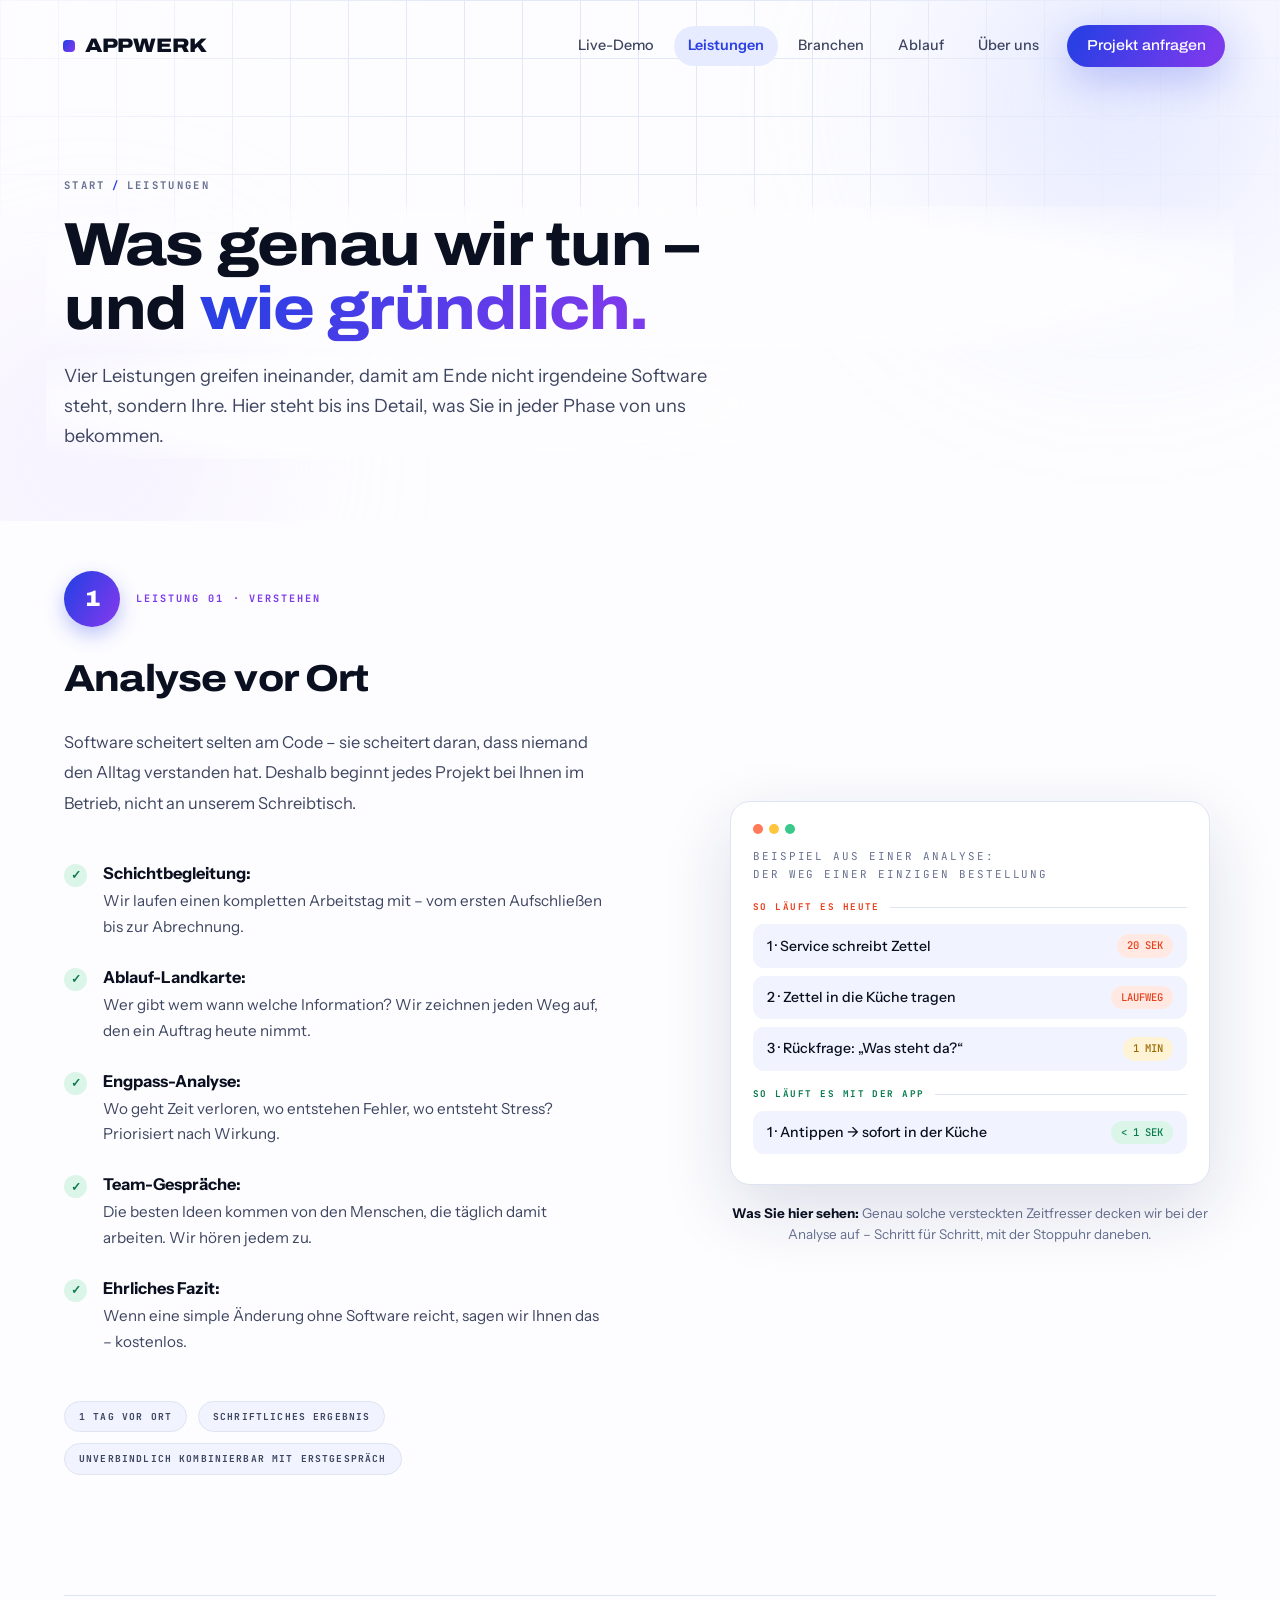
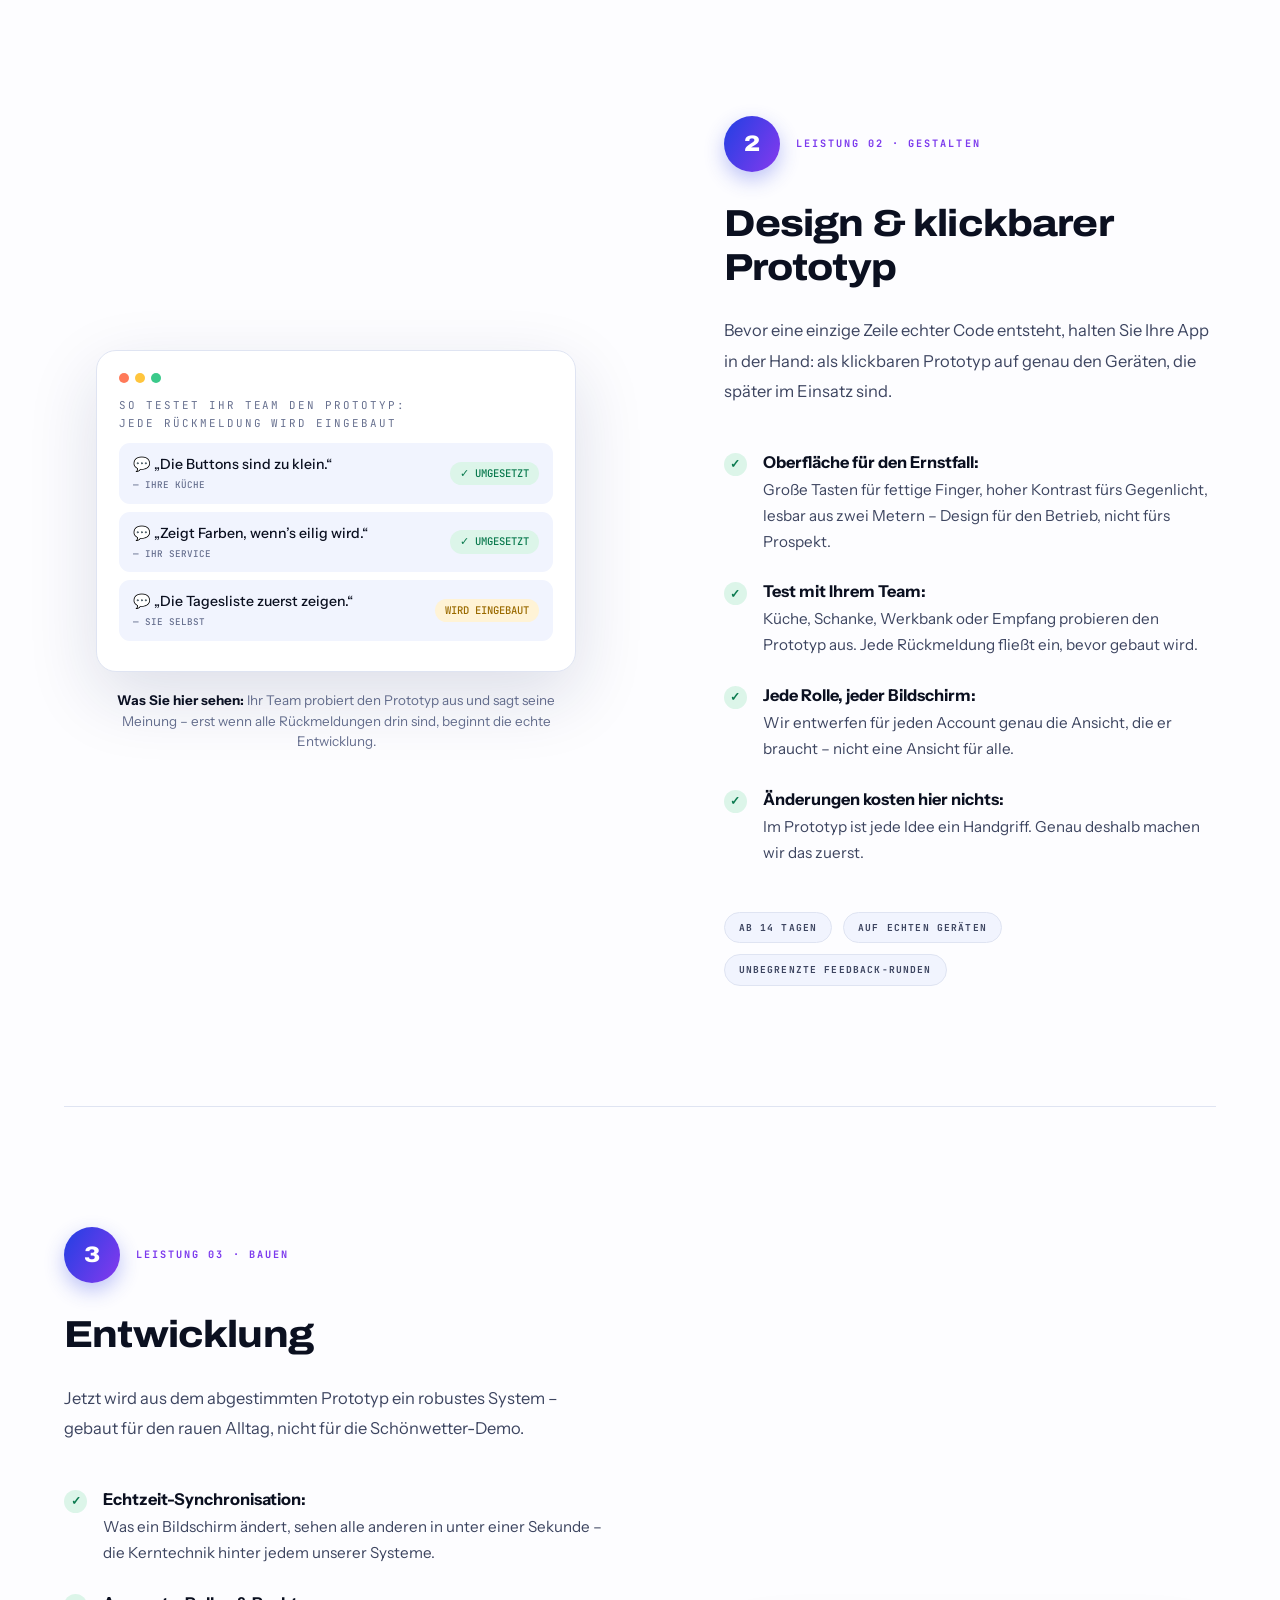
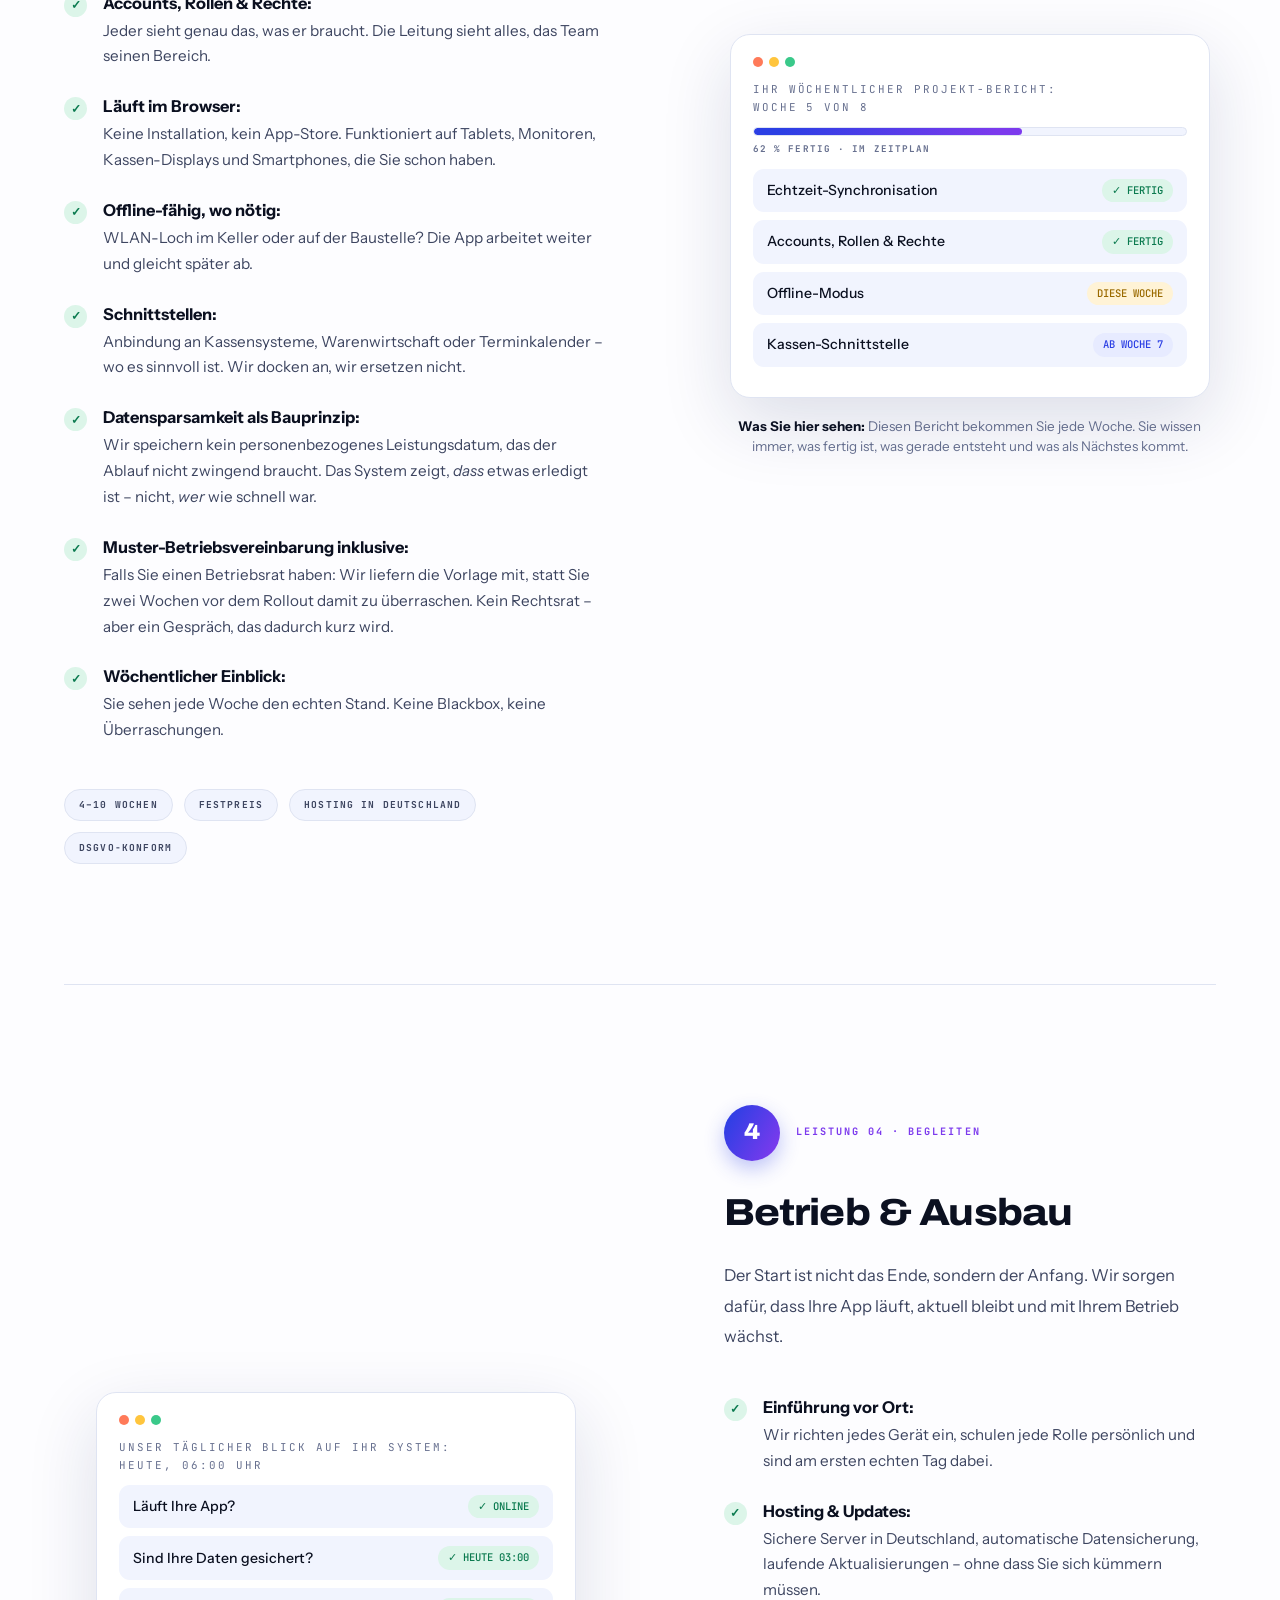
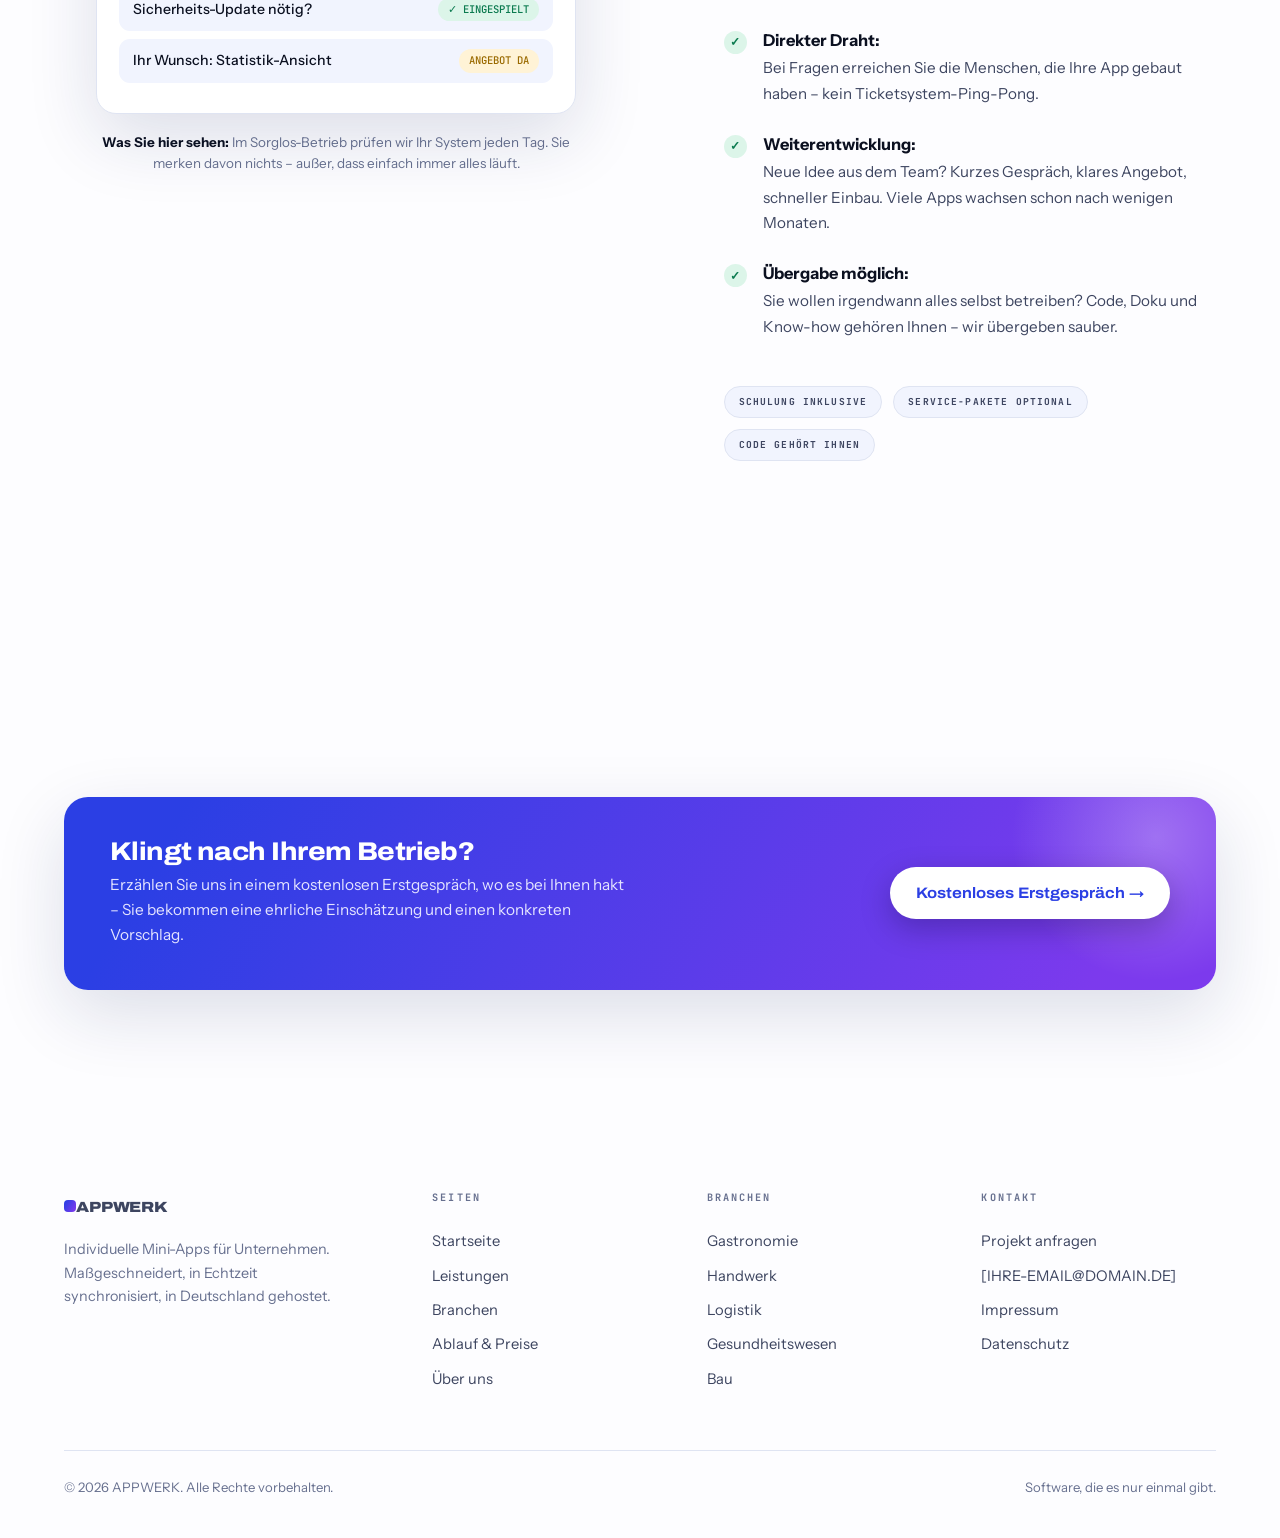
<file: leistungen.html>
<!DOCTYPE html>
<html lang="de">
<head>
<meta charset="UTF-8">
<meta name="viewport" content="width=device-width, initial-scale=1.0">
<title>Leistungen im Detail · APPWERK</title>
<meta name="description" content="Analyse vor Ort, Design & Prototyp, Entwicklung, Betrieb & Ausbau – so entsteht Ihre individuelle Mini-App.">
<meta name="color-scheme" content="light">
<link rel="preconnect" href="https://fonts.bunny.net">
<link rel="preconnect" href="https://fonts.bunny.net" crossorigin>
<link href="https://fonts.bunny.net/css2?family=Archivo:wdth,wght@62..125,300..900&family=Instrument+Sans:wght@400;500;600&family=JetBrains+Mono:wght@400;500;700&display=swap" rel="stylesheet">
<style>
/* ============================================================
   APPWERK · Design System (hell · hoher Kontrast · Kobalt/Violett)
   ============================================================ */
:root{
  --ink:#0B1020;          /* Text */
  --ink-2:#3D4560;        /* Sekundärtext */
  --ink-3:#67708F;        /* Tertiärtext */
  --bg:#FDFDFF;           /* Seitengrund: fast weiß */
  --bg-tint:#F1F4FE;      /* leicht blau getönte Flächen */
  --surface:#FFFFFF;
  --line:#DFE4F2;
  --line-strong:#C7CFEA;
  --cobalt:#2B3FE4;
  --cobalt-dark:#1E2FB8;
  --violet:#7C3AED;
  --grad:linear-gradient(120deg,#2B3FE4 10%,#7C3AED 90%);
  --cobalt-soft:#E7EBFF;
  --violet-soft:#F1E9FF;
  --coral:#E8401C;
  --coral-soft:#FFE9E2;
  --amber:#9A6A00;
  --amber-soft:#FFF3D6;
  --mint:#0B7A4F;
  --mint-soft:#DCF5E9;
  --radius:20px;
  --radius-sm:13px;
  --shadow:0 6px 24px rgba(24,34,90,.08);
  --shadow-lg:0 24px 70px rgba(24,34,90,.14);
  --glow:0 12px 40px rgba(43,63,228,.28);
  --font-display:"Archivo",sans-serif;
  --font-body:"Instrument Sans",sans-serif;
  --font-mono:"JetBrains Mono",monospace;
}
*{margin:0;padding:0;box-sizing:border-box}
html{scroll-behavior:smooth;scroll-padding-top:90px}
body{font-family:var(--font-body);background:var(--bg);color:var(--ink);line-height:1.65;-webkit-font-smoothing:antialiased;overflow-x:hidden}
img{max-width:100%}
a{color:inherit;text-decoration:none}
button{font-family:inherit;cursor:pointer}
::selection{background:var(--cobalt);color:#fff}
::-webkit-scrollbar{width:11px}
::-webkit-scrollbar-track{background:var(--bg-tint)}
::-webkit-scrollbar-thumb{background:linear-gradient(#2B3FE4,#7C3AED);border-radius:99px;border:3px solid var(--bg-tint)}

.wrap{max-width:1200px;margin:0 auto;padding:0 24px}
.section{padding:120px 0}
h1,h2,h3{font-family:var(--font-display);font-stretch:112%;line-height:1.05;letter-spacing:-.022em;font-weight:780}
h2{font-size:clamp(2.1rem,4.6vw,3.4rem);margin:.8rem 0 1.1rem}
.lead{font-size:1.14rem;color:var(--ink-2);max-width:660px}
.grad-text{background:var(--grad);-webkit-background-clip:text;background-clip:text;color:transparent}

.eyebrow{font-family:var(--font-mono);font-size:.7rem;font-weight:700;letter-spacing:.2em;text-transform:uppercase;color:var(--cobalt);display:inline-flex;align-items:center;gap:.7em;background:var(--cobalt-soft);border:1px solid #CBD5FF;padding:.55em 1.2em;border-radius:999px}
.eyebrow::before{content:"";width:8px;height:8px;border-radius:50%;background:var(--grad);display:inline-block}

/* Reveal (nur mit JS aktiv → Inhalt bleibt sonst sichtbar) */
html.js .rv{opacity:0;transform:translateY(28px);transition:opacity .75s ease,transform .75s cubic-bezier(.2,.7,.2,1)}
html.js .rv.in{opacity:1;transform:none}
.rv-d1{transition-delay:.08s}.rv-d2{transition-delay:.16s}.rv-d3{transition-delay:.24s}.rv-d4{transition-delay:.32s}

/* Scroll-Fortschritt oben */
.progress{position:fixed;top:0;left:0;height:4px;width:0;background:var(--grad);z-index:120;border-radius:0 99px 99px 0;box-shadow:0 0 12px rgba(43,63,228,.5)}

/* ============ NAV ============ */
.nav{position:fixed;top:14px;left:0;right:0;z-index:100;pointer-events:none}
.nav-inner{pointer-events:auto;display:flex;align-items:center;justify-content:space-between;height:64px;max-width:1200px;margin:0 auto;padding:0 14px 0 22px;border-radius:999px;transition:background .35s,box-shadow .35s,border-color .35s;border:1px solid transparent}
.nav.scrolled .nav-inner{background:rgba(255,255,255,.88);backdrop-filter:blur(16px);border-color:var(--line);box-shadow:var(--shadow)}
.logo{font-family:var(--font-display);font-stretch:118%;font-weight:860;font-size:1.22rem;letter-spacing:-.01em;display:flex;align-items:center;gap:.5em}
.logo-dot{width:12px;height:12px;background:var(--grad);border-radius:4px;display:inline-block;animation:logopulse 3.2s ease-in-out infinite}
@keyframes logopulse{0%,100%{transform:rotate(0) scale(1)}50%{transform:rotate(135deg) scale(1.12)}}
.nav-links{display:flex;gap:6px;align-items:center}
.nav-links a{font-size:.9rem;font-weight:500;color:var(--ink-2);position:relative;padding:8px 14px;border-radius:999px;transition:color .2s,background .2s}
.nav-links a:hover{color:var(--ink);background:var(--bg-tint)}
.nav-links a.active{color:var(--cobalt);background:var(--cobalt-soft);font-weight:600}
.btn{display:inline-flex;align-items:center;gap:.55em;font-family:var(--font-display);font-stretch:110%;font-weight:680;font-size:.95rem;padding:.9em 1.7em;border-radius:999px;border:none;transition:transform .22s,box-shadow .25s,filter .25s;position:relative;overflow:hidden}
.btn:hover{transform:translateY(-2px)}
.btn:active{transform:translateY(0) scale(.98)}
.btn:focus-visible,a:focus-visible,button:focus-visible{outline:3px solid var(--cobalt);outline-offset:3px}
.btn-primary{background:var(--grad);color:#fff;box-shadow:var(--glow)}
.btn-primary::after{content:"";position:absolute;top:0;left:-80%;width:50%;height:100%;background:linear-gradient(100deg,transparent,rgba(255,255,255,.45),transparent);transform:skewX(-20deg);transition:left .5s}
.btn-primary:hover::after{left:130%}
.btn-primary:hover{filter:brightness(1.06);box-shadow:0 16px 46px rgba(43,63,228,.4)}
.btn-ghost{background:#fff;color:var(--ink);border:1.5px solid var(--line-strong)}
.btn-ghost:hover{border-color:var(--cobalt);color:var(--cobalt)}
.burger{display:none;background:#fff;border:1px solid var(--line);border-radius:999px;flex-direction:column;gap:5px;padding:12px 13px}
.burger span{width:22px;height:2.5px;background:var(--ink);border-radius:2px;transition:.3s}
.mobile-menu{display:none;position:fixed;inset:0;background:rgba(253,253,255,.98);backdrop-filter:blur(10px);z-index:99;padding:110px 28px 40px;flex-direction:column;gap:4px}
.mobile-menu.open{display:flex}
.mobile-menu a{font-family:var(--font-display);font-size:1.6rem;font-weight:750;padding:16px 0;border-bottom:1px solid var(--line);display:flex;justify-content:space-between;align-items:center}
.mobile-menu a::after{content:"→";color:var(--cobalt)}

/* ============ HERO ============ */
.hero{padding:180px 0 100px;position:relative;overflow:hidden}
.hero-mesh{position:absolute;inset:0;pointer-events:none}
.hero-mesh::before,.hero-mesh::after{content:"";position:absolute;border-radius:50%;filter:blur(90px);opacity:.5}
.hero-mesh::before{width:560px;height:560px;top:-180px;right:-120px;background:radial-gradient(circle,#B9C4FF,transparent 65%);animation:drift 16s ease-in-out infinite alternate}
.hero-mesh::after{width:460px;height:460px;bottom:-160px;left:-140px;background:radial-gradient(circle,#E4D4FF,transparent 65%);animation:drift 19s ease-in-out infinite alternate-reverse}
@keyframes drift{from{transform:translate(0,0) scale(1)}to{transform:translate(60px,40px) scale(1.12)}}
.hero-grid-bg{position:absolute;inset:0;background-image:linear-gradient(#E3E8F7 1px,transparent 1px),linear-gradient(90deg,#E3E8F7 1px,transparent 1px);background-size:58px 58px;mask-image:radial-gradient(ellipse 85% 75% at 50% 15%,#000 25%,transparent 72%)}
.hero-inner{position:relative;display:grid;grid-template-columns:1.08fr .92fr;gap:64px;align-items:center}
.hero h1{font-size:clamp(2.7rem,5.8vw,4.6rem);margin:1.3rem 0 1.4rem;position:relative}
.hero .lead{margin-bottom:2.2rem;position:relative}
.hero-ctas{display:flex;gap:14px;flex-wrap:wrap;margin-bottom:2.8rem}
.hero-trust{display:grid;grid-template-columns:repeat(3,1fr);align-items:start;margin-top:6px;max-width:660px}
.hero-trust div{font-size:.84rem;color:var(--ink-3);padding:2px 24px;border-left:2px solid var(--line);line-height:1.55}
.hero-trust div:first-child{padding-left:0;border-left:none}
.hero-trust strong{display:block;font-family:var(--font-display);font-size:1.35rem;font-weight:820;margin-bottom:6px;white-space:nowrap;background:var(--grad);-webkit-background-clip:text;background-clip:text;color:transparent}

/* Hero-Mockup */
.hero-visual{position:relative}
.hero-visual::before{content:"";position:absolute;inset:-8% -6%;background:var(--grad);opacity:.1;border-radius:40px;transform:rotate(-3deg)}
.sync-card{background:#fff;border:1px solid var(--line);border-radius:var(--radius);box-shadow:var(--shadow-lg);padding:18px;position:relative}
.sync-card .bar{display:flex;gap:6px;margin-bottom:14px}
.sync-card .bar i{width:10px;height:10px;border-radius:50%;background:var(--line)}
.sync-card .bar i:first-child{background:#FF7A59}
.sync-card .bar i:nth-child(2){background:#FFC53D}
.sync-card .bar i:nth-child(3){background:#3AC98A}
.sc-title{font-family:var(--font-mono);font-size:.68rem;letter-spacing:.18em;text-transform:uppercase;color:var(--ink-3);margin-bottom:10px}
.sc-row{display:flex;align-items:center;justify-content:space-between;gap:8px;background:var(--bg-tint);border-radius:11px;padding:10px 14px;margin-bottom:8px;font-size:.88rem;font-weight:500;opacity:0;animation:rowin .5s forwards}
.sc-row .tag{font-family:var(--font-mono);font-size:.66rem;padding:3px 10px;border-radius:999px;background:var(--cobalt-soft);color:var(--cobalt);white-space:nowrap}
.sc-row .tag.warm{background:var(--amber-soft);color:var(--amber)}
.sc-row .tag.done{background:var(--mint-soft);color:var(--mint)}
.sc-row .tag.hot{background:var(--coral-soft);color:var(--coral)}
@keyframes rowin{from{opacity:0;transform:translateX(-14px)}to{opacity:1;transform:none}}
.sync-card.small{position:absolute;width:62%;padding:14px;z-index:2}
.sync-card.kitchen{top:-46px;right:-16px;transform:rotate(2.5deg)}
.sync-card.bar-c{bottom:-50px;left:-22px;transform:rotate(-2.5deg)}
.sync-badge{position:absolute;top:37%;left:-16px;background:var(--grad);color:#fff;font-family:var(--font-mono);font-size:.68rem;font-weight:700;padding:9px 15px;border-radius:999px;box-shadow:var(--glow);display:flex;align-items:center;gap:8px;z-index:3}
.sync-badge .dot{width:8px;height:8px;border-radius:50%;background:#7CFFC0;animation:blink 1.4s infinite}
@keyframes blink{0%,100%{opacity:1}50%{opacity:.25}}
.float{animation:float 7s ease-in-out infinite}
@keyframes float{0%,100%{transform:translateY(0)}50%{transform:translateY(-12px)}}
.sync-card.kitchen.float{animation-name:floatr1}
@keyframes floatr1{0%,100%{transform:rotate(2.5deg) translateY(0)}50%{transform:rotate(2.5deg) translateY(-12px)}}
.sync-card.bar-c.float{animation-name:floatr2}
@keyframes floatr2{0%,100%{transform:rotate(-2.5deg) translateY(0)}50%{transform:rotate(-2.5deg) translateY(-12px)}}

/* ============ KPI ============ */
.kpis{padding:26px 0 0}
.kpi-grid{display:grid;grid-template-columns:repeat(4,1fr);gap:16px;perspective:1100px}
.kpi{background:#fff;border:1px solid var(--line);border-radius:var(--radius);padding:30px 26px;transition:box-shadow .3s,border-color .3s;position:relative;overflow:hidden;transform-style:preserve-3d;will-change:transform}
.kpi::before{content:"";position:absolute;top:0;left:0;right:0;height:4px;background:var(--grad);transform:scaleX(0);transform-origin:left;transition:transform .4s}
.kpi:hover{box-shadow:var(--shadow-lg);border-color:#B9C4FF}
.kpi:hover::before{transform:scaleX(1)}
.kpi b{font-family:var(--font-display);font-size:2.4rem;font-weight:830;letter-spacing:-.02em;display:block;line-height:1}
.kpi b span{background:var(--grad);-webkit-background-clip:text;background-clip:text;color:transparent}
.kpi p{font-size:.88rem;color:var(--ink-3);margin-top:9px}
.kpi small{font-family:var(--font-mono);font-size:.62rem;font-weight:700;letter-spacing:.16em;text-transform:uppercase;color:var(--violet);display:block;margin-bottom:12px}

/* ============ LIVE-DEMO (hell & glasklar) ============ */
.demo-head{max-width:740px;margin-bottom:46px}
.demo-shell{background:linear-gradient(180deg,#F4F6FF,#EDF0FF);border:1px solid #D5DCFA;border-radius:28px;padding:26px;box-shadow:var(--shadow-lg);position:relative;overflow:hidden}
.demo-shell::before{content:"";position:absolute;top:-140px;right:-140px;width:380px;height:380px;background:radial-gradient(circle,rgba(124,58,237,.14),transparent 70%);pointer-events:none}
.demo-topbar{display:flex;align-items:center;justify-content:space-between;margin-bottom:20px;position:relative;z-index:2;flex-wrap:wrap;gap:10px}
.demo-topbar .name{font-family:var(--font-mono);color:var(--cobalt);font-weight:700;font-size:.76rem;letter-spacing:.16em}
.demo-live{display:flex;align-items:center;gap:8px;font-family:var(--font-mono);font-size:.68rem;font-weight:700;color:var(--mint);background:var(--mint-soft);border:1px solid #A9E5C9;padding:7px 15px;border-radius:999px}
.demo-live .dot{width:7px;height:7px;border-radius:50%;background:#12B573;animation:blink 1.4s infinite}
.demo-grid{display:grid;grid-template-columns:1.05fr 1fr 1fr;gap:16px;position:relative;z-index:2}
.panel{background:#fff;border:1px solid var(--line);border-radius:18px;padding:16px;min-height:400px;display:flex;flex-direction:column;position:relative;transition:box-shadow .3s,border-color .3s;box-shadow:0 3px 14px rgba(24,34,90,.05)}
.panel.pulse{border-color:var(--cobalt);box-shadow:0 0 0 4px rgba(43,63,228,.18),var(--shadow)}
.panel-h{display:flex;align-items:center;justify-content:space-between;margin-bottom:14px}
.panel-h b{font-family:var(--font-display);font-stretch:112%;font-size:1.05rem}
.panel-h .chip{font-family:var(--font-mono);font-size:.6rem;font-weight:700;letter-spacing:.1em;padding:4px 11px;border-radius:999px}
.chip-k{background:var(--coral-soft);color:var(--coral)}
.chip-b{background:var(--amber-soft);color:var(--amber)}
.chip-s{background:var(--cobalt-soft);color:var(--cobalt)}
.table-select{display:flex;gap:8px;margin-bottom:14px}
.table-btn{flex:1;background:var(--bg-tint);border:1.5px solid var(--line);color:var(--ink-2);font-family:var(--font-mono);font-size:.7rem;font-weight:700;padding:9px 4px;border-radius:10px;transition:.2s}
.table-btn:hover{border-color:var(--cobalt);color:var(--cobalt)}
.table-btn.active{background:var(--grad);border-color:transparent;color:#fff;box-shadow:0 4px 14px rgba(43,63,228,.3)}
.item-grid{display:grid;grid-template-columns:1fr 1fr;gap:8px;margin-bottom:14px}
.item-btn{background:#fff;border:1.5px solid var(--line);color:var(--ink);font-size:.82rem;font-weight:600;padding:11px 10px;border-radius:11px;display:flex;flex-direction:column;gap:2px;align-items:flex-start;transition:.18s;text-align:left}
.item-btn small{font-family:var(--font-mono);font-size:.58rem;font-weight:500;color:var(--ink-3);letter-spacing:.08em}
.item-btn:hover{border-color:var(--cobalt);transform:translateY(-2px);box-shadow:0 6px 16px rgba(43,63,228,.14);background:#FBFCFF}
.item-btn:active{transform:scale(.96)}
.order-list{flex:1;overflow-y:auto;display:flex;flex-direction:column;gap:8px;scrollbar-width:thin;scrollbar-color:var(--line) transparent}
.order-empty{color:var(--ink-3);font-size:.8rem;text-align:center;margin:auto;font-family:var(--font-mono);line-height:1.9;padding:0 12px}
.order-card{background:var(--bg-tint);border:1px solid var(--line);border-radius:12px;padding:10px 13px;animation:cardin .45s cubic-bezier(.2,.9,.3,1.3);display:flex;align-items:center;justify-content:space-between;gap:8px}
@keyframes cardin{from{opacity:0;transform:translateY(14px) scale(.92)}to{opacity:1;transform:none}}
.order-card .info{min-width:0}
.order-card .info b{font-size:.84rem;font-weight:650;display:block}
.order-card .info span{font-family:var(--font-mono);font-size:.6rem;color:var(--ink-3)}
.status-btn{border:none;font-family:var(--font-mono);font-size:.6rem;font-weight:700;padding:7px 12px;border-radius:999px;white-space:nowrap;transition:.2s}
.st-new{background:var(--coral-soft);color:var(--coral)}
.st-work{background:var(--amber-soft);color:var(--amber)}
.st-done{background:var(--mint-soft);color:var(--mint)}
.status-btn:hover{filter:brightness(.94);transform:scale(1.05)}
.svc-status{font-family:var(--font-mono);font-size:.58rem;font-weight:700;padding:6px 11px;border-radius:999px;white-space:nowrap}
.demo-log{margin-top:16px;background:#fff;border:1px solid var(--line);border-radius:13px;padding:13px 17px;font-family:var(--font-mono);font-size:.7rem;color:var(--ink-2);display:flex;align-items:center;gap:10px;position:relative;z-index:2;min-height:46px}
.demo-log .lbl{color:var(--violet);font-weight:700;flex-shrink:0}
.demo-log .msg{white-space:nowrap;overflow:hidden;text-overflow:ellipsis}
.demo-note{margin-top:20px;font-size:.9rem;color:var(--ink-3);text-align:center}
.demo-note b{color:var(--ink)}

/* ============ LEISTUNGEN ============ */
.services{background:var(--bg-tint);border-top:1px solid var(--line);border-bottom:1px solid var(--line)}
.svc-grid{display:grid;grid-template-columns:repeat(4,1fr);gap:18px;margin-top:46px;perspective:1100px}
.svc{border:1px solid var(--line);border-radius:var(--radius);padding:32px 28px;position:relative;overflow:hidden;transition:box-shadow .3s,border-color .3s;background:#fff;transform-style:preserve-3d;will-change:transform}
.svc:hover{box-shadow:var(--shadow-lg);border-color:#B9C4FF}
.svc::before{content:"";position:absolute;top:0;left:0;right:0;height:4px;background:var(--grad);transform:scaleX(0);transform-origin:left;transition:transform .4s}
.svc:hover::before{transform:scaleX(1)}
.svc .ico{width:54px;height:54px;border-radius:15px;background:var(--grad);display:grid;place-items:center;margin-bottom:20px;font-size:1.4rem;box-shadow:0 6px 18px rgba(43,63,228,.28)}
.svc h3{font-size:1.16rem;margin-bottom:10px}
.svc p{font-size:.9rem;color:var(--ink-3)}
.svc .tagline{font-family:var(--font-mono);font-size:.6rem;font-weight:700;letter-spacing:.16em;text-transform:uppercase;color:var(--violet);display:block;margin-top:18px}

/* ============ ERGEBNIS · Vorher/Nachher ============ */
.ba-switch-row{display:flex;align-items:center;gap:22px;margin:46px 0 36px;flex-wrap:wrap}
.ba-label{font-family:var(--font-mono);font-size:.72rem;font-weight:700;letter-spacing:.18em;color:var(--ink-3);transition:color .3s}
.ba-label.on{color:var(--cobalt)}
.ba-switch{position:relative;width:96px;height:48px;border-radius:999px;border:2px solid var(--line-strong);background:#fff;transition:background .35s,border-color .35s,box-shadow .35s;flex-shrink:0}
.ba-switch:hover{border-color:var(--cobalt)}
.ba-switch[aria-checked="true"]{background:var(--grad);border-color:transparent;box-shadow:var(--glow)}
.ba-knob{position:absolute;top:4px;left:4px;width:36px;height:36px;border-radius:50%;background:var(--ink);transition:transform .45s cubic-bezier(.3,1.4,.4,1),background .35s;display:grid;place-items:center}
.ba-knob::after{content:"✕";color:#fff;font-size:.75rem;font-family:var(--font-mono);transition:.3s}
.ba-switch[aria-checked="true"] .ba-knob{transform:translateX(48px);background:#fff}
.ba-switch[aria-checked="true"] .ba-knob::after{content:"✓";color:var(--cobalt);font-weight:700}
.ba-hint{animation:nudge 2.4s ease-in-out infinite}
@keyframes nudge{0%,100%{transform:scale(1)}50%{transform:scale(1.07)}}
.ba-grid{display:grid;grid-template-columns:repeat(3,1fr);gap:18px}
.ba-card{perspective:1400px;min-height:270px;cursor:pointer;outline:none}
.ba-inner{position:relative;width:100%;height:100%;min-height:270px;transform-style:preserve-3d;transition:transform .7s cubic-bezier(.35,.9,.3,1)}
.ba-card.flipped .ba-inner{transform:rotateY(180deg)}
.ba-card:focus-visible .ba-inner{outline:3px solid var(--cobalt);outline-offset:3px;border-radius:var(--radius)}
.ba-face{position:absolute;inset:0;backface-visibility:hidden;-webkit-backface-visibility:hidden;border-radius:var(--radius);padding:28px 27px;display:flex;flex-direction:column;gap:10px}
.ba-front{background:#fff;border:1px solid var(--line);box-shadow:0 3px 16px rgba(24,34,90,.05)}
.ba-front h3{font-size:1.16rem}
.ba-front p{font-size:.9rem;color:var(--ink-3)}
.ba-front .ba-tag{color:var(--coral);background:var(--coral-soft)}
.ba-card:hover .ba-front{border-color:#F0B9A8}
.ba-back{background:var(--grad);color:#fff;transform:rotateY(180deg);box-shadow:0 20px 54px rgba(60,50,220,.35)}
.ba-back h3{font-size:1.16rem;color:#fff}
.ba-back p{font-size:.9rem;color:#E4E4FF}
.ba-back b{margin-top:auto;font-family:var(--font-display);font-stretch:112%;font-size:1.02rem;background:rgba(255,255,255,.18);border:1px solid rgba(255,255,255,.4);border-radius:999px;padding:.5em 1.15em;align-self:flex-start}
.ba-back .ba-tag{color:#fff;background:rgba(255,255,255,.22)}
.ba-tag{font-family:var(--font-mono);font-size:.58rem;font-weight:700;letter-spacing:.16em;padding:5px 12px;border-radius:999px;align-self:flex-start}
.ba-branches{margin-top:56px;text-align:center}
.ba-branches>span{font-family:var(--font-mono);font-size:.66rem;font-weight:700;letter-spacing:.2em;text-transform:uppercase;color:var(--ink-3)}
.ba-chip-row{display:flex;gap:10px;flex-wrap:wrap;justify-content:center;margin-top:16px}
.ba-chip-row i{font-style:normal;font-size:.9rem;font-weight:550;background:#fff;border:1px solid var(--line);border-radius:999px;padding:.55em 1.2em;transition:transform .2s,border-color .2s,box-shadow .2s}
.ba-chip-row i:hover{transform:translateY(-3px);border-color:var(--cobalt);box-shadow:var(--shadow)}
.ba-you{background:var(--grad) !important;color:#fff;border-color:transparent !important;box-shadow:var(--glow)}
.ba-cta{margin-top:56px;background:var(--grad);color:#fff;border-radius:24px;padding:42px 46px;display:flex;align-items:center;justify-content:space-between;gap:26px;flex-wrap:wrap;position:relative;overflow:hidden;box-shadow:var(--shadow-lg)}
.ba-cta::before{content:"";position:absolute;top:-110px;right:-90px;width:300px;height:300px;background:radial-gradient(circle,rgba(255,255,255,.28),transparent 68%)}
.ba-cta h3{font-size:1.6rem;margin-bottom:6px;position:relative;color:#fff}
.ba-cta p{color:#E4E4FF;font-size:.96rem;max-width:520px;position:relative}
.ba-cta .btn{position:relative;flex-shrink:0;background:#fff;color:var(--cobalt);box-shadow:0 10px 30px rgba(0,0,30,.25)}
.ba-cta .btn:hover{filter:none;transform:translateY(-2px) scale(1.02)}

/* ============ WARUM (hell) ============ */
.why{background:var(--bg-tint);border-top:1px solid var(--line);border-bottom:1px solid var(--line)}
.compare{display:grid;grid-template-columns:1fr 1fr;gap:18px;margin-top:50px}
.cmp{border-radius:var(--radius);padding:38px 34px;border:1px solid var(--line)}
.cmp.std{background:#fff}
.cmp.us{background:var(--grad);border-color:transparent;box-shadow:0 22px 60px rgba(60,50,220,.3);color:#fff}
.cmp h3{font-size:1.32rem;margin-bottom:22px;display:flex;align-items:center;gap:12px;flex-wrap:wrap}
.cmp.us h3{color:#fff}
.cmp ul{list-style:none;display:flex;flex-direction:column;gap:15px}
.cmp li{display:flex;gap:12px;font-size:.95rem;color:var(--ink-2);align-items:flex-start}
.cmp.us li{color:#EDEDFF}
.cmp li::before{content:"✕";font-family:var(--font-mono);font-weight:700;font-size:.8rem;color:var(--coral);background:var(--coral-soft);width:22px;height:22px;border-radius:50%;display:grid;place-items:center;flex-shrink:0;margin-top:1px}
.cmp.us li::before{content:"✓";color:#fff;background:rgba(255,255,255,.22)}
.cmp .badge{font-family:var(--font-mono);font-size:.58rem;font-weight:700;letter-spacing:.16em;text-transform:uppercase;padding:6px 13px;border-radius:999px}
.cmp.std .badge{background:var(--bg-tint);color:var(--ink-3);border:1px solid var(--line)}
.cmp.us .badge{background:rgba(255,255,255,.2);color:#fff}

/* ============ PROZESS · Schlangenpfad ============ */
.steps{position:relative;max-width:980px;margin:76px auto 0}
.steps-svg{position:absolute;inset:0;width:100%;height:100%;pointer-events:none;overflow:visible;z-index:0}
#stepsBase{fill:none;stroke:var(--line-strong);stroke-width:3;stroke-linecap:round;stroke-dasharray:1 13}
#stepsProg{fill:none;stroke:url(#stepsGradient);stroke-width:4;stroke-linecap:round;filter:drop-shadow(0 0 8px rgba(43,63,228,.45));will-change:stroke-dashoffset}
.step{display:grid;grid-template-columns:1fr 96px 1fr;align-items:center;margin-bottom:36px;position:relative;perspective:1100px}
.step-num{display:grid;place-items:center;position:relative;z-index:2}
.step-num span{position:relative;width:68px;height:68px;border-radius:50%;background:#fff;border:3px solid var(--line-strong);display:grid;place-items:center;font-family:var(--font-display);font-stretch:112%;font-weight:860;font-size:1.55rem;color:var(--ink-3);transition:background .35s,border-color .35s,color .35s,transform .35s,box-shadow .35s}
.step-num span::after{content:"";position:absolute;inset:-9px;border-radius:50%;border:2px dashed var(--cobalt);opacity:0;transform:scale(.7);transition:opacity .35s,transform .5s}
.step:hover .step-num span{transform:scale(1.12) rotate(-8deg);border-color:var(--cobalt);color:var(--cobalt)}
.step:hover .step-num span::after{opacity:1;transform:scale(1);animation:ringspin 7s linear infinite}
@keyframes ringspin{to{transform:scale(1) rotate(360deg)}}
.step.done .step-num span{background:var(--grad);border-color:transparent;color:#fff;transform:scale(1.08);box-shadow:var(--glow)}
.step-card{background:#fff;border:1px solid var(--line);border-radius:var(--radius);padding:29px 31px;transition:box-shadow .3s,border-color .3s;position:relative;z-index:1;transform-style:preserve-3d;will-change:transform;box-shadow:0 3px 14px rgba(24,34,90,.05)}
.step-card::after{content:"";position:absolute;top:50%;width:14px;height:14px;background:#fff;border:1px solid var(--line);transform:translateY(-50%) rotate(45deg)}
.step.s-left .step-card::after{right:-8px;border-left:none;border-bottom:none}
.step.s-right .step-card::after{left:-8px;border-right:none;border-top:none}
.step-card:hover{box-shadow:0 18px 48px rgba(43,63,228,.16);border-color:#B9C4FF}
.step.done .step-card{border-color:#B9C4FF}
.step-card h3{font-size:1.18rem;margin-bottom:8px}
.step-card p{font-size:.9rem;color:var(--ink-3)}
.step-cta{display:inline-flex;align-items:center;gap:.4em;margin-top:16px;font-family:var(--font-mono);font-size:.68rem;letter-spacing:.14em;text-transform:uppercase;color:var(--cobalt);font-weight:700;border-bottom:2px solid var(--cobalt);padding-bottom:3px;transition:gap .2s}
.step-cta:hover{gap:.85em}
.step.s-left .step-card{text-align:right}
.step.s-left .step-card p{margin-left:auto}

/* ============ FAQ ============ */
.faq-list{margin-top:46px;max-width:840px}
.faq{background:#fff;border:1px solid var(--line);border-radius:var(--radius-sm);margin-bottom:12px;overflow:hidden;transition:box-shadow .25s,border-color .25s}
.faq[open]{box-shadow:var(--shadow);border-color:#B9C4FF}
.faq summary{list-style:none;display:flex;justify-content:space-between;align-items:center;gap:16px;padding:23px 27px;font-family:var(--font-display);font-weight:680;font-size:1.03rem;cursor:pointer}
.faq summary::-webkit-details-marker{display:none}
.faq summary .pl{width:32px;height:32px;border-radius:50%;background:var(--cobalt-soft);color:var(--cobalt);display:grid;place-items:center;flex-shrink:0;font-weight:800;transition:transform .3s,background .3s,color .3s}
.faq[open] summary .pl{transform:rotate(45deg);background:var(--grad);color:#fff}
.faq .a{padding:0 27px 25px;color:var(--ink-2);font-size:.95rem;max-width:700px}

/* ============ KONTAKT (hell & lesbar) ============ */
.contact-card{background:#fff;border:1px solid var(--line);border-radius:32px;margin:0 24px;overflow:hidden;box-shadow:var(--shadow-lg)}
.contact-inner{display:grid;grid-template-columns:1fr 1.05fr}
.contact-info{background:var(--grad);color:#fff;padding:70px 56px;position:relative;overflow:hidden}
.contact-info::before{content:"";position:absolute;top:-130px;right:-130px;width:340px;height:340px;background:radial-gradient(circle,rgba(255,255,255,.28),transparent 68%)}
.contact-info .eyebrow{background:rgba(255,255,255,.16);border-color:rgba(255,255,255,.35);color:#fff}
.contact-info .eyebrow::before{background:#fff}
.contact-info h2{color:#fff;position:relative}
.contact-info>p{color:#E4E4FF;position:relative;max-width:440px}
.contact-points{margin-top:36px;display:flex;flex-direction:column;gap:20px;position:relative}
.cp{display:flex;gap:16px;align-items:flex-start}
.cp .i{width:44px;height:44px;border-radius:12px;background:rgba(255,255,255,.16);border:1px solid rgba(255,255,255,.3);display:grid;place-items:center;flex-shrink:0;font-size:1.15rem}
.cp b{display:block;font-size:.96rem}
.cp span{font-size:.84rem;color:#D9DBFF}
.form{padding:70px 56px}
.form h3{font-size:1.35rem;margin-bottom:26px}
.f-row{display:grid;grid-template-columns:1fr 1fr;gap:14px}
.form label{display:block;font-family:var(--font-mono);font-size:.62rem;font-weight:700;letter-spacing:.14em;text-transform:uppercase;color:var(--ink-3);margin:0 0 7px}
.form input,.form select,.form textarea{width:100%;background:var(--bg-tint);border:1.5px solid var(--line);border-radius:11px;color:var(--ink);font-family:var(--font-body);font-size:.95rem;padding:13px 16px;margin-bottom:18px;transition:border-color .2s,background .2s,box-shadow .2s}
.form input:focus,.form select:focus,.form textarea:focus{outline:none;border-color:var(--cobalt);background:#fff;box-shadow:0 0 0 4px rgba(43,63,228,.12)}
.form input::placeholder,.form textarea::placeholder{color:#9AA3C0}
.form textarea{resize:vertical;min-height:120px}
.form .btn{width:100%;justify-content:center}
.form-ok{display:none;text-align:center;padding:80px 30px}
.form-ok .big{font-size:3.2rem;margin-bottom:16px}
.form-ok h3{font-size:1.55rem;margin-bottom:10px}
.form-ok p{color:var(--ink-3)}

/* ============ FOOTER ============ */
footer{padding:80px 0 40px}
.foot-grid{display:grid;grid-template-columns:1.4fr 1fr 1fr 1fr;gap:40px;margin-bottom:54px}
.foot-grid h4{font-family:var(--font-mono);font-size:.64rem;font-weight:700;letter-spacing:.2em;text-transform:uppercase;color:var(--ink-3);margin-bottom:18px}
.foot-grid a{display:block;font-size:.92rem;color:var(--ink-2);padding:5px 0;transition:color .2s,transform .2s}
.foot-grid a:hover{color:var(--cobalt);transform:translateX(3px)}
.foot-brand p{font-size:.9rem;color:var(--ink-3);margin-top:14px;max-width:290px}
.foot-bottom{border-top:1px solid var(--line);padding-top:26px;display:flex;justify-content:space-between;flex-wrap:wrap;gap:12px;font-size:.82rem;color:var(--ink-3)}

/* ============ RESPONSIVE ============ */
@media(max-width:1000px){
  .hero-inner{grid-template-columns:1fr;gap:100px}
  .hero-visual{max-width:520px;margin:0 auto}
  .kpi-grid{grid-template-columns:repeat(2,1fr)}
  .svc-grid{grid-template-columns:repeat(2,1fr)}
  .demo-grid{grid-template-columns:1fr}
  .panel{min-height:auto}
  .ba-grid{grid-template-columns:1fr 1fr}
  .compare{grid-template-columns:1fr}
  .contact-inner{grid-template-columns:1fr}
  .contact-info,.form{padding:52px 36px}
  .foot-grid{grid-template-columns:1fr 1fr}
}
@media(max-width:640px){
  .nav{top:10px}
  .nav-links{display:none}
  .burger{display:flex}
  .section{padding:84px 0}
  .hero{padding:140px 0 76px}
  .hero-trust{grid-template-columns:1fr;max-width:100%}
  .hero-trust div{padding:14px 0;border-left:none;border-top:1px solid var(--line)}
  .hero-trust div:first-child{padding-top:0;border-top:none}
  .kpi-grid{grid-template-columns:1fr 1fr}
  .svc-grid{grid-template-columns:1fr}
  .steps-svg{left:0}
  .step{grid-template-columns:56px 1fr;margin-bottom:22px}
  .step-spacer{display:none}
  .step-num{grid-column:1;grid-row:1}
  .step-num span{width:46px;height:46px;font-size:1.1rem;border-width:2.5px}
  .step-card{grid-column:2;grid-row:1;text-align:left !important;padding:22px}
  .step.s-left .step-card p{margin-left:0}
  .step.s-left .step-card::after{right:auto;left:-8px;border:1px solid var(--line);border-right:none;border-top:none;background:#fff}
  .ba-grid{grid-template-columns:1fr}
  .ba-cta{padding:32px 26px}
  .contact-card{margin:0 12px}
  .contact-info,.form{padding:44px 26px}
  .f-row{grid-template-columns:1fr}
}
@media(prefers-reduced-motion:reduce){
  *,*::before,*::after{animation-duration:.01ms !important;animation-iteration-count:1 !important;transition-duration:.01ms !important}
  html{scroll-behavior:auto}
  html.js .rv{opacity:1;transform:none}
}

/* ============ UNTERSEITEN · Komponenten ============ */
.page-hero{padding:170px 0 70px;position:relative;overflow:hidden}
.page-hero h1{font-size:clamp(2.4rem,5vw,3.8rem);margin:1.1rem 0 1.2rem}
.crumb{font-family:var(--font-mono);font-size:.66rem;font-weight:700;letter-spacing:.22em;color:var(--ink-3);text-transform:uppercase}
.crumb a:hover{color:var(--cobalt)}
.crumb i{font-style:normal;color:var(--cobalt);margin:0 .6em}

.detail{display:grid;grid-template-columns:1.05fr .95fr;gap:clamp(72px,9vw,140px);align-items:center;padding:120px 0;border-top:1px solid var(--line)}
.detail.first{border-top:none;padding-top:30px}
.detail.flip .d-media{order:-1}
.detail h2{font-size:clamp(1.7rem,3.1vw,2.35rem);margin:0 0 26px;line-height:1.16}
.d-kicker{font-family:var(--font-mono);font-size:.64rem;font-weight:700;letter-spacing:.2em;color:var(--violet);text-transform:uppercase}
.detail p.dp{color:var(--ink-2);margin:0 0 12px;line-height:1.85;font-size:1.03rem;max-width:56ch}
.check-list{list-style:none;display:grid;gap:26px;margin-top:44px}
.check-list li{display:flex;gap:16px;align-items:flex-start;font-size:.95rem;color:var(--ink-2);line-height:1.7;max-width:54ch}
.check-list li b{color:var(--ink);display:block;font-size:1.02rem;margin-bottom:4px;line-height:1.35}
.check-list li .txt{display:block}
.check-list li::before{content:"✓";flex-shrink:0;width:23px;height:23px;border-radius:50%;background:var(--mint-soft);color:var(--mint);font-weight:700;font-size:.75rem;display:grid;place-items:center;margin-top:2px}
.d-meta{display:flex;gap:11px;flex-wrap:wrap;margin-top:46px}
.d-meta span{font-family:var(--font-mono);font-size:.6rem;font-weight:700;letter-spacing:.12em;background:var(--bg-tint);border:1px solid var(--line);padding:7px 14px;border-radius:999px;color:var(--ink-2)}
.d-media{position:relative}
.d-media .sync-card{max-width:480px;margin:0 auto;padding:22px}
.ghost-num{position:absolute;top:-54px;left:-10px;font-family:var(--font-display);font-weight:900;font-size:8rem;background:linear-gradient(120deg,#E7EBFF,#F1E9FF);-webkit-background-clip:text;background-clip:text;color:transparent;line-height:1;pointer-events:none;user-select:none}

.price-grid{display:grid;grid-template-columns:repeat(3,1fr);gap:18px;margin-top:48px;align-items:start}
.price-card{background:#fff;border:1px solid var(--line);border-radius:var(--radius);padding:36px 30px;position:relative;transition:box-shadow .3s,border-color .3s,transform .3s}
.price-card:hover{box-shadow:var(--shadow-lg);border-color:#B9C4FF;transform:translateY(-4px)}
.price-card.pop{border:2px solid transparent;background:linear-gradient(#fff,#fff) padding-box,var(--grad) border-box;box-shadow:var(--shadow-lg)}
.price-card h3{font-size:1.2rem}
.price-card .pp{font-family:var(--font-display);font-size:2rem;font-weight:830;margin:12px 0 2px}
.price-card .pp small{font-size:.85rem;color:var(--ink-3);font-weight:500;font-family:var(--font-body)}
.price-card>p{font-size:.86rem;color:var(--ink-3)}
.pop-badge{position:absolute;top:-13px;left:50%;transform:translateX(-50%);background:var(--grad);color:#fff;font-family:var(--font-mono);font-size:.56rem;font-weight:700;letter-spacing:.16em;padding:6px 15px;border-radius:999px;box-shadow:var(--glow);white-space:nowrap}
.price-card ul{list-style:none;display:grid;gap:10px;margin-top:20px}
.price-card li{display:flex;gap:10px;font-size:.88rem;color:var(--ink-2);align-items:flex-start}
.price-card li::before{content:"✓";color:var(--mint);font-weight:700;flex-shrink:0}

.phase{background:#fff;border:1px solid var(--line);border-radius:var(--radius);padding:36px;margin-bottom:16px;transition:box-shadow .3s,border-color .3s}
.phase:hover{box-shadow:var(--shadow);border-color:#B9C4FF}
.phase-top{display:flex;align-items:center;gap:18px;margin-bottom:20px;flex-wrap:wrap}
.phase-top .n{width:52px;height:52px;border-radius:50%;background:var(--grad);color:#fff;display:grid;place-items:center;font-family:var(--font-display);font-weight:850;font-size:1.3rem;flex-shrink:0;box-shadow:0 6px 16px rgba(43,63,228,.3)}
.phase-top h3{font-size:1.32rem}
.phase-top .dur{margin-left:auto;font-family:var(--font-mono);font-size:.6rem;font-weight:700;letter-spacing:.12em;background:var(--mint-soft);color:var(--mint);padding:7px 14px;border-radius:999px}
.phase-cols{display:grid;grid-template-columns:1fr 1fr 1fr;gap:14px}
.phase-cols h4{font-family:var(--font-mono);font-size:.58rem;font-weight:700;letter-spacing:.18em;text-transform:uppercase;color:var(--violet);margin-bottom:8px}
.phase-cols p{font-size:.87rem;color:var(--ink-2);background:var(--bg-tint);border:1px solid var(--line);border-radius:12px;padding:14px 16px;height:100%}

.center-link{text-align:center;margin-top:44px}
.section-sub{background:var(--bg-tint);border-top:1px solid var(--line);border-bottom:1px solid var(--line)}
.mini-note{font-size:.85rem;color:var(--ink-3);margin-top:18px}
.mini-note a{color:var(--cobalt);font-weight:600;border-bottom:1.5px solid var(--cobalt)}

@media(max-width:1000px){
  .detail{grid-template-columns:1fr;gap:44px;padding:60px 0}
  .detail.flip .d-media{order:0}
  .price-grid{grid-template-columns:1fr}
  .phase-cols{grid-template-columns:1fr}
  .ghost-num{font-size:6rem;top:-40px}
}
@media(max-width:640px){
  .page-hero{padding:140px 0 56px}
  .phase{padding:26px 22px}
}


/* ============ Beispiel-Karten: sofort verständlich ============ */
.d-caption{max-width:480px;margin:18px auto 0;text-align:center;font-size:.84rem;color:var(--ink-3);line-height:1.55}
.d-caption b{color:var(--ink)}
.sc-group{font-family:var(--font-mono);font-size:.58rem;font-weight:700;letter-spacing:.16em;margin:16px 0 9px;display:flex;align-items:center;gap:10px;text-transform:uppercase}
.sc-group::after{content:"";flex:1;height:1px;background:var(--line)}
.sc-group.bad{color:var(--coral)}
.sc-group.good{color:var(--mint)}
.sc-group:first-of-type{margin-top:2px}
.sc-row .who{display:block;font-family:var(--font-mono);font-size:.58rem;color:var(--ink-3);font-weight:500;margin-top:2px}
.m-progress{height:9px;background:var(--bg-tint);border:1px solid var(--line);border-radius:99px;overflow:hidden;margin:4px 0 6px}
.m-progress i{display:block;height:100%;width:62%;background:var(--grad);border-radius:99px}
.m-progress-cap{font-family:var(--font-mono);font-size:.58rem;font-weight:700;color:var(--ink-3);letter-spacing:.12em;margin-bottom:12px;display:block}
@media(max-width:1000px){
  .detail{padding:72px 0}
}


/* ============ Leistungs-Nummer: sichtbar am Textanfang statt hinter der Karte ============ */
.d-num{display:flex;align-items:center;gap:16px;margin-bottom:30px}
.d-num .n{width:56px;height:56px;border-radius:50%;background:var(--grad);color:#fff;display:grid;place-items:center;font-family:var(--font-display);font-stretch:112%;font-weight:860;font-size:1.4rem;flex-shrink:0;box-shadow:0 8px 20px rgba(43,63,228,.3)}
.d-num .d-kicker{margin:0}


/* Fix: CTA-Button in der Navigation immer weiß auf Verlauf (Menü-Regel übersteuerte die Farbe) */
.nav-links a.btn-primary{color:#fff !important;background:var(--grad) !important}
.nav-links a.btn-primary:hover,.nav-links a.btn-primary.active{color:#fff !important;background:var(--grad) !important;filter:brightness(1.07)}

/* Live-Demo: Servieren-Schritt */
.serve-btn{border:none;font-family:var(--font-mono);font-size:.58rem;font-weight:700;padding:7px 12px;border-radius:999px;background:var(--grad);color:#fff;white-space:nowrap;cursor:pointer;box-shadow:0 4px 14px rgba(43,63,228,.35);animation:nudge 2s ease-in-out infinite}
.serve-btn:hover{filter:brightness(1.1)}
.order-card.out{opacity:0;transform:translateX(20px) scale(.95);transition:opacity .4s,transform .4s}
.order-card.servedcard{opacity:.72}


/* ============ KPI-Karten zum Umdrehen (Erklärung auf der Rückseite) ============ */
.kpi-flip{perspective:1200px;cursor:pointer;outline:none}
.kpi-inner{display:grid;width:100%;height:100%;transform-style:preserve-3d;transition:transform .65s cubic-bezier(.35,.9,.3,1)}
.kpi-flip.flipped .kpi-inner{transform:rotateY(180deg)}
.kpi-flip:focus-visible .kpi-inner{outline:3px solid var(--cobalt);outline-offset:3px;border-radius:var(--radius)}
.kpi-face{grid-area:1/1;backface-visibility:hidden;-webkit-backface-visibility:hidden;border-radius:var(--radius);padding:28px 26px;display:flex;flex-direction:column;min-height:100%}
.kpi-face.front{background:#fff;border:1px solid var(--line);box-shadow:0 3px 14px rgba(24,34,90,.05)}
.kpi-flip:hover .kpi-face.front{border-color:#B9C4FF;box-shadow:var(--shadow-lg)}
.kpi-face.back{background:var(--grad);color:#fff;transform:rotateY(180deg);box-shadow:0 16px 44px rgba(60,50,220,.32)}
.kpi-face.back h4{font-family:var(--font-mono);font-size:.6rem;font-weight:700;letter-spacing:.18em;color:#D9DBFF;margin-bottom:12px}
.kpi-face.back p{font-size:.88rem;color:#EDEDFF;line-height:1.6}
.kpi-hint{margin-top:auto;padding-top:16px;font-family:var(--font-mono);font-size:.58rem;font-weight:700;letter-spacing:.1em;color:var(--cobalt)}
.kpi-face.back .kpi-hint{color:#D9DBFF}


/* Ring dreht sich NUR um die zuletzt aktivierte Nummer – springt sofort zum nächsten Punkt */
.step.current .step-num span::after{opacity:1;transform:scale(1);border-color:var(--violet);animation:ringspin 6s linear infinite;transition:opacity .15s}
.step:not(.current) .step-num span::after{transition:opacity .15s}


/* Unterseiten: Raster bleibt, wird aber im Textbereich (links) ausgeblendet,
   damit keine Streifen durch die Überschrift laufen – rechts läuft es sichtbar weiter */
/* Raster auf allen Seiten identisch (gleiche Maske wie im Haupt-Hero) */
.page-hero .hero-grid-bg{-webkit-mask-image:radial-gradient(ellipse 85% 75% at 50% 15%,#000 25%,transparent 72%);mask-image:radial-gradient(ellipse 85% 75% at 50% 15%,#000 25%,transparent 72%)}

/* Text im Hero liegt über dem Raster und bringt einen weichen weißen Schleier mit,
   damit keine grauen Linien durch Überschrift/Text laufen – das Raster bleibt dahinter sichtbar */
.hero .wrap,.page-hero .wrap{position:relative;z-index:2}
.page-hero .crumb,.page-hero h1,.page-hero .lead{position:relative}
.page-hero h1::before,.page-hero .lead::before,.hero h1::before,.hero .lead::before{content:"";position:absolute;inset:-8px -18px;background:radial-gradient(ellipse at center,var(--bg) 55%,transparent 100%);z-index:-1;pointer-events:none}

</style>
</head>
<body>

<div class="progress" id="progressBar"></div>

<nav class="nav" id="nav">
  <div class="nav-inner">
    <a href="index.html" class="logo"><span class="logo-dot"></span>APPWERK</a>
    <div class="nav-links" id="navLinks">
      <a href="index.html#demo">Live-Demo</a>
      <a href="leistungen.html" class="active">Leistungen</a>
      <a href="branchen.html">Branchen</a>
      <a href="ablauf.html">Ablauf</a>
      <a href="ueber-uns.html">Über uns</a>
      <a href="index.html#kontakt" class="btn btn-primary" style="padding:.62em 1.35em;margin-left:8px;color:#fff">Projekt anfragen</a>
    </div>
    <button class="burger" id="burger" aria-label="Menü öffnen" aria-expanded="false">
      <span></span><span></span><span></span>
    </button>
  </div>
</nav>
<div class="mobile-menu" id="mobileMenu">
  <a href="index.html#demo">Live-Demo</a>
  <a href="leistungen.html">Leistungen</a>
  <a href="branchen.html">Branchen</a>
  <a href="ablauf.html">Ablauf</a>
  <a href="ueber-uns.html">Über uns</a>
  <a href="index.html#kontakt">Projekt anfragen</a>
</div>

<header class="page-hero">
  <div class="hero-mesh"></div>
  <div class="hero-grid-bg"></div>
  <div class="wrap">
    <span class="crumb rv"><a href="index.html">START</a><i>/</i>LEISTUNGEN</span>
    <h1 class="rv rv-d1">Was genau wir tun –<br>und <span class="grad-text">wie gründlich.</span></h1>
    <p class="lead rv rv-d2">Vier Leistungen greifen ineinander, damit am Ende nicht irgendeine Software steht, sondern Ihre. Hier steht bis ins Detail, was Sie in jeder Phase von uns bekommen.</p>
  </div>
</header>
<section class="section" style="padding-top:20px"><div class="wrap">
<div class="detail first">
  <div class="rv">
    <div class="d-num"><span class="n">1</span><span class="d-kicker">Leistung 01 · Verstehen</span></div>
    <h2>Analyse vor Ort</h2>
    <p class="dp">Software scheitert selten am Code – sie scheitert daran, dass niemand den Alltag verstanden hat. Deshalb beginnt jedes Projekt bei Ihnen im Betrieb, nicht an unserem Schreibtisch.</p>
    <ul class="check-list">
      <li><span class="txt"><b>Schichtbegleitung:</b>Wir laufen einen kompletten Arbeitstag mit – vom ersten Aufschließen bis zur Abrechnung.</span></li>
      <li><span class="txt"><b>Ablauf-Landkarte:</b>Wer gibt wem wann welche Information? Wir zeichnen jeden Weg auf, den ein Auftrag heute nimmt.</span></li>
      <li><span class="txt"><b>Engpass-Analyse:</b>Wo geht Zeit verloren, wo entstehen Fehler, wo entsteht Stress? Priorisiert nach Wirkung.</span></li>
      <li><span class="txt"><b>Team-Gespräche:</b>Die besten Ideen kommen von den Menschen, die täglich damit arbeiten. Wir hören jedem zu.</span></li>
      <li><span class="txt"><b>Ehrliches Fazit:</b>Wenn eine simple Änderung ohne Software reicht, sagen wir Ihnen das – kostenlos.</span></li>
    </ul>
    <div class="d-meta"><span>1 TAG VOR ORT</span><span>SCHRIFTLICHES ERGEBNIS</span><span>UNVERBINDLICH KOMBINIERBAR MIT ERSTGESPRÄCH</span></div>
  </div>
<div class="d-media rv rv-d1"><div class="sync-card float">
        <div class="bar"><i></i><i></i><i></i></div>
        <div class="sc-title">BEISPIEL AUS EINER ANALYSE:<br>DER WEG EINER EINZIGEN BESTELLUNG</div>
        <div class="sc-group bad">So läuft es heute</div>
        <div class="sc-row" style="animation-delay:.3s"><span>1 · Service schreibt Zettel</span><span class="tag hot">20 SEK</span></div>
        <div class="sc-row" style="animation-delay:.7s"><span>2 · Zettel in die Küche tragen</span><span class="tag hot">LAUFWEG</span></div>
        <div class="sc-row" style="animation-delay:1.1s"><span>3 · Rückfrage: „Was steht da?“</span><span class="tag warm">1 MIN</span></div>
        <div class="sc-group good">So läuft es mit der App</div>
        <div class="sc-row" style="animation-delay:1.6s"><span>1 · Antippen → sofort in der Küche</span><span class="tag done">&lt; 1 SEK</span></div>
      </div>
      <p class="d-caption"><b>Was Sie hier sehen:</b> Genau solche versteckten Zeitfresser decken wir bei der Analyse auf – Schritt für Schritt, mit der Stoppuhr daneben.</p>
    </div></div>
<div class="detail flip">
  <div class="rv">
    <div class="d-num"><span class="n">2</span><span class="d-kicker">Leistung 02 · Gestalten</span></div>
    <h2>Design &amp; klickbarer Prototyp</h2>
    <p class="dp">Bevor eine einzige Zeile echter Code entsteht, halten Sie Ihre App in der Hand: als klickbaren Prototyp auf genau den Geräten, die später im Einsatz sind.</p>
    <ul class="check-list">
      <li><span class="txt"><b>Oberfläche für den Ernstfall:</b>Große Tasten für fettige Finger, hoher Kontrast fürs Gegenlicht, lesbar aus zwei Metern – Design für den Betrieb, nicht fürs Prospekt.</span></li>
      <li><span class="txt"><b>Test mit Ihrem Team:</b>Küche, Schanke, Werkbank oder Empfang probieren den Prototyp aus. Jede Rückmeldung fließt ein, bevor gebaut wird.</span></li>
      <li><span class="txt"><b>Jede Rolle, jeder Bildschirm:</b>Wir entwerfen für jeden Account genau die Ansicht, die er braucht – nicht eine Ansicht für alle.</span></li>
      <li><span class="txt"><b>Änderungen kosten hier nichts:</b>Im Prototyp ist jede Idee ein Handgriff. Genau deshalb machen wir das zuerst.</span></li>
    </ul>
    <div class="d-meta"><span>AB 14 TAGEN</span><span>AUF ECHTEN GERÄTEN</span><span>UNBEGRENZTE FEEDBACK-RUNDEN</span></div>
  </div>
<div class="d-media rv rv-d1"><div class="sync-card float">
        <div class="bar"><i></i><i></i><i></i></div>
        <div class="sc-title">SO TESTET IHR TEAM DEN PROTOTYP:<br>JEDE RÜCKMELDUNG WIRD EINGEBAUT</div>
        <div class="sc-row" style="animation-delay:.3s"><span>💬 „Die Buttons sind zu klein.“<span class="who">— IHRE KÜCHE</span></span><span class="tag done">✓ UMGESETZT</span></div>
        <div class="sc-row" style="animation-delay:.8s"><span>💬 „Zeigt Farben, wenn’s eilig wird.“<span class="who">— IHR SERVICE</span></span><span class="tag done">✓ UMGESETZT</span></div>
        <div class="sc-row" style="animation-delay:1.3s"><span>💬 „Die Tagesliste zuerst zeigen.“<span class="who">— SIE SELBST</span></span><span class="tag warm">WIRD EINGEBAUT</span></div>
      </div>
      <p class="d-caption"><b>Was Sie hier sehen:</b> Ihr Team probiert den Prototyp aus und sagt seine Meinung – erst wenn alle Rückmeldungen drin sind, beginnt die echte Entwicklung.</p>
    </div></div>
<div class="detail">
  <div class="rv">
    <div class="d-num"><span class="n">3</span><span class="d-kicker">Leistung 03 · Bauen</span></div>
    <h2>Entwicklung</h2>
    <p class="dp">Jetzt wird aus dem abgestimmten Prototyp ein robustes System – gebaut für den rauen Alltag, nicht für die Schönwetter-Demo.</p>
    <ul class="check-list">
      <li><span class="txt"><b>Echtzeit-Synchronisation:</b>Was ein Bildschirm ändert, sehen alle anderen in unter einer Sekunde – die Kerntechnik hinter jedem unserer Systeme.</span></li>
      <li><span class="txt"><b>Accounts, Rollen &amp; Rechte:</b>Jeder sieht genau das, was er braucht. Die Leitung sieht alles, das Team seinen Bereich.</span></li>
      <li><span class="txt"><b>Läuft im Browser:</b>Keine Installation, kein App-Store. Funktioniert auf Tablets, Monitoren, Kassen-Displays und Smartphones, die Sie schon haben.</span></li>
      <li><span class="txt"><b>Offline-fähig, wo nötig:</b>WLAN-Loch im Keller oder auf der Baustelle? Die App arbeitet weiter und gleicht später ab.</span></li>
      <li><span class="txt"><b>Schnittstellen:</b>Anbindung an Kassensysteme, Warenwirtschaft oder Terminkalender – wo es sinnvoll ist. Wir docken an, wir ersetzen nicht.</span></li>
      <li><span class="txt"><b>Datensparsamkeit als Bauprinzip:</b>Wir speichern kein personenbezogenes Leistungsdatum, das der Ablauf nicht zwingend braucht. Das System zeigt, <i>dass</i> etwas erledigt ist – nicht, <i>wer</i> wie schnell war.</span></li>
      <li><span class="txt"><b>Muster-Betriebsvereinbarung inklusive:</b>Falls Sie einen Betriebsrat haben: Wir liefern die Vorlage mit, statt Sie zwei Wochen vor dem Rollout damit zu überraschen. Kein Rechtsrat – aber ein Gespräch, das dadurch kurz wird.</span></li>
      <li><span class="txt"><b>Wöchentlicher Einblick:</b>Sie sehen jede Woche den echten Stand. Keine Blackbox, keine Überraschungen.</span></li>
    </ul>
    <div class="d-meta"><span>4–10 WOCHEN</span><span>FESTPREIS</span><span>HOSTING IN DEUTSCHLAND</span><span>DSGVO-KONFORM</span></div>
  </div>
<div class="d-media rv rv-d1"><div class="sync-card float">
        <div class="bar"><i></i><i></i><i></i></div>
        <div class="sc-title">IHR WÖCHENTLICHER PROJEKT-BERICHT:<br>WOCHE 5 VON 8</div>
        <div class="m-progress"><i></i></div>
        <span class="m-progress-cap">62 % FERTIG · IM ZEITPLAN</span>
        <div class="sc-row" style="animation-delay:.3s"><span>Echtzeit-Synchronisation</span><span class="tag done">✓ FERTIG</span></div>
        <div class="sc-row" style="animation-delay:.7s"><span>Accounts, Rollen &amp; Rechte</span><span class="tag done">✓ FERTIG</span></div>
        <div class="sc-row" style="animation-delay:1.1s"><span>Offline-Modus</span><span class="tag warm">DIESE WOCHE</span></div>
        <div class="sc-row" style="animation-delay:1.5s"><span>Kassen-Schnittstelle</span><span class="tag">AB WOCHE 7</span></div>
      </div>
      <p class="d-caption"><b>Was Sie hier sehen:</b> Diesen Bericht bekommen Sie jede Woche. Sie wissen immer, was fertig ist, was gerade entsteht und was als Nächstes kommt.</p>
    </div></div>
<div class="detail flip">
  <div class="rv">
    <div class="d-num"><span class="n">4</span><span class="d-kicker">Leistung 04 · Begleiten</span></div>
    <h2>Betrieb &amp; Ausbau</h2>
    <p class="dp">Der Start ist nicht das Ende, sondern der Anfang. Wir sorgen dafür, dass Ihre App läuft, aktuell bleibt und mit Ihrem Betrieb wächst.</p>
    <ul class="check-list">
      <li><span class="txt"><b>Einführung vor Ort:</b>Wir richten jedes Gerät ein, schulen jede Rolle persönlich und sind am ersten echten Tag dabei.</span></li>
      <li><span class="txt"><b>Hosting &amp; Updates:</b>Sichere Server in Deutschland, automatische Datensicherung, laufende Aktualisierungen – ohne dass Sie sich kümmern müssen.</span></li>
      <li><span class="txt"><b>Direkter Draht:</b>Bei Fragen erreichen Sie die Menschen, die Ihre App gebaut haben – kein Ticketsystem-Ping-Pong.</span></li>
      <li><span class="txt"><b>Weiterentwicklung:</b>Neue Idee aus dem Team? Kurzes Gespräch, klares Angebot, schneller Einbau. Viele Apps wachsen schon nach wenigen Monaten.</span></li>
      <li><span class="txt"><b>Übergabe möglich:</b>Sie wollen irgendwann alles selbst betreiben? Code, Doku und Know-how gehören Ihnen – wir übergeben sauber.</span></li>
    </ul>
    <div class="d-meta"><span>SCHULUNG INKLUSIVE</span><span>SERVICE-PAKETE OPTIONAL</span><span>CODE GEHÖRT IHNEN</span></div>
  </div>
<div class="d-media rv rv-d1"><div class="sync-card float">
        <div class="bar"><i></i><i></i><i></i></div>
        <div class="sc-title">UNSER TÄGLICHER BLICK AUF IHR SYSTEM:<br>HEUTE, 06:00 UHR</div>
        <div class="sc-row" style="animation-delay:.3s"><span>Läuft Ihre App?</span><span class="tag done">✓ ONLINE</span></div>
        <div class="sc-row" style="animation-delay:.7s"><span>Sind Ihre Daten gesichert?</span><span class="tag done">✓ HEUTE 03:00</span></div>
        <div class="sc-row" style="animation-delay:1.1s"><span>Sicherheits-Update nötig?</span><span class="tag done">✓ EINGESPIELT</span></div>
        <div class="sc-row" style="animation-delay:1.5s"><span>Ihr Wunsch: Statistik-Ansicht</span><span class="tag warm">ANGEBOT DA</span></div>
      </div>
      <p class="d-caption"><b>Was Sie hier sehen:</b> Im Sorglos-Betrieb prüfen wir Ihr System jeden Tag. Sie merken davon nichts – außer, dass einfach immer alles läuft.</p>
    </div></div></div></section>
<section class="section" style="padding-top:40px">
  <div class="wrap">
    <div class="ba-cta rv">
      <div>
        <h3>Klingt nach Ihrem Betrieb?</h3>
        <p>Erzählen Sie uns in einem kostenlosen Erstgespräch, wo es bei Ihnen hakt – Sie bekommen eine ehrliche Einschätzung und einen konkreten Vorschlag.</p>
      </div>
      <a href="index.html#kontakt" class="btn">Kostenloses Erstgespräch →</a>
    </div>
  </div>
</section>
<footer>
  <div class="wrap">
    <div class="foot-grid">
      <div class="foot-brand">
        <a href="index.html" class="logo"><span class="logo-dot"></span>APPWERK</a>
        <p>Individuelle Mini-Apps für Unternehmen. Maßgeschneidert, in Echtzeit synchronisiert, in Deutschland gehostet.</p>
      </div>
      <div>
        <h4>Seiten</h4>
        <a href="index.html">Startseite</a>
        <a href="leistungen.html">Leistungen</a>
        <a href="branchen.html">Branchen</a>
        <a href="ablauf.html">Ablauf &amp; Preise</a>
        <a href="ueber-uns.html">Über uns</a>
      </div>
      <div>
        <h4>Branchen</h4>
        <a href="branchen.html#gastro">Gastronomie</a>
        <a href="branchen.html#werkstatt">Handwerk</a>
        <a href="branchen.html#lager">Logistik</a>
        <a href="branchen.html#praxis">Gesundheitswesen</a>
        <a href="branchen.html#bau">Bau</a>
      </div>
      <div>
        <h4>Kontakt</h4>
        <a href="index.html#kontakt">Projekt anfragen</a>
        <a href="mailto:[IHRE-EMAIL@DOMAIN.DE]">[IHRE-EMAIL@DOMAIN.DE]</a>
        <a href="impressum.html">Impressum</a>
        <a href="datenschutz.html">Datenschutz</a>
      </div>
    </div>
    <div class="foot-bottom">
      <span>© 2026 APPWERK. Alle Rechte vorbehalten.</span>
      <span>Software, die es nur einmal gibt.</span>
    </div>
  </div>
</footer>

<script>
document.documentElement.classList.add('js');

/* ========== Scroll-Reveal ========== */
const io = new IntersectionObserver(es=>{
  es.forEach(e=>{ if(e.isIntersecting){ e.target.classList.add('in'); io.unobserve(e.target); } });
},{threshold:.12});
document.querySelectorAll('.rv').forEach(el=>io.observe(el));

/* ========== Nav: Sticky + Fortschritt + Scrollspy ========== */
const nav=document.getElementById('nav'), progressBar=document.getElementById('progressBar');
const spyLinks=[...document.querySelectorAll('#navLinks a[href^="#"]')].filter(a=>a.getAttribute('href').length>1);
const spySections=spyLinks.map(a=>document.querySelector(a.getAttribute('href'))).filter(Boolean);
function onScroll(){
  nav.classList.toggle('scrolled',scrollY>20);
  const h=document.documentElement;
  progressBar.style.width=(scrollY/(h.scrollHeight-innerHeight)*100)+'%';
  /* Scrollspy */
  let current=null;
  spySections.forEach(sec=>{ if(sec.getBoundingClientRect().top<=140) current=sec.id; });
  spyLinks.forEach(a=>a.classList.toggle('active', a.getAttribute('href')==='#'+current));
}
addEventListener('scroll',onScroll,{passive:true}); onScroll();

/* ========== Mobile-Menü ========== */
const burger=document.getElementById('burger'), mMenu=document.getElementById('mobileMenu');
burger.addEventListener('click',()=>{
  const open=mMenu.classList.toggle('open');
  burger.setAttribute('aria-expanded',open);
  document.body.style.overflow=open?'hidden':'';
});
mMenu.querySelectorAll('a').forEach(a=>a.addEventListener('click',()=>{
  mMenu.classList.remove('open'); document.body.style.overflow='';
}));

/* ========== Zähler ========== */
const fmt=(n,dec)=>n.toFixed(dec).replace('.',',');
const cIO=new IntersectionObserver(es=>{
  es.forEach(e=>{
    if(!e.isIntersecting) return;
    const el=e.target, target=parseFloat(el.dataset.count), dec=(el.dataset.count.includes('.'))?1:0;
    const suffix=el.dataset.suffix||'';
    const t0=performance.now(), dur=1400;
    (function tick(t){
      const p=Math.min((t-t0)/dur,1), ease=1-Math.pow(1-p,3);
      el.innerHTML=fmt(target*ease,dec)+suffix;
      if(p<1) requestAnimationFrame(tick);
    })(t0);
    cIO.unobserve(el);
  });
},{threshold:.5});
document.querySelectorAll('[data-count]').forEach(el=>cIO.observe(el));

/* ========== LIVE-DEMO ========== */
(function(){
  const listS=document.getElementById('listService'),
        listK=document.getElementById('listKitchen'),
        listB=document.getElementById('listBar'),
        logMsg=document.getElementById('logMsg'),
        pK=document.getElementById('panelKitchen'),
        pB=document.getElementById('panelBar');
  if(!listS||!pK||!pB) return; /* nur auf Startseite aktiv */
  let table='3', oid=0;
  const orders={};

  document.getElementById('tableSelect').addEventListener('click',e=>{
    const b=e.target.closest('.table-btn'); if(!b) return;
    document.querySelectorAll('.table-btn').forEach(x=>x.classList.remove('active'));
    b.classList.add('active'); table=b.dataset.table;
    log(`Tisch ${table} ausgewählt.`);
  });

  function now(){const d=new Date();return d.toLocaleTimeString('de-DE',{hour:'2-digit',minute:'2-digit'});}
  function log(m){logMsg.textContent=`${now()} · ${m}`;}
  function hideEmpty(list){const e=list.querySelector('.order-empty');if(e)e.style.display='none';}
  function pulse(p){p.classList.add('pulse');setTimeout(()=>p.classList.remove('pulse'),700);}

  const STATUS={new:{cls:'st-new',txt:'NEU',next:'work'},work:{cls:'st-work',txt:'IN ARBEIT',next:'done'},done:{cls:'st-done',txt:'✓ FERTIG',next:'new'}};
  const SVC={new:{bg:'#FFE9E2',c:'#C2340F',t:'BESTELLT'},work:{bg:'#FFF3D6',c:'#9A6A00',t:'IN ARBEIT'}};

  function setStatus(id,st){
    const o=orders[id]; if(!o) return;
    o.status=st;
    const s=STATUS[st];
    o.btn.className='status-btn '+s.cls; o.btn.textContent=s.txt;
    if(st==='done'){
      /* Fertig → der Service bekommt einen Servieren-Button */
      o.svc.textContent=`AN TISCH ${o.table} →`;
      o.svc.className='serve-btn';
      o.svc.style.background=''; o.svc.style.color='';
      o.svc.onclick=()=>serve(id);
      pulse(document.getElementById('panelService'));
      log(`${o.name} ist fertig! Das Service-Tablet zeigt jetzt: an Tisch ${o.table} servieren.`);
      return;
    }
    /* falls vorher „Fertig“: Servieren-Button wieder wegnehmen */
    o.svc.onclick=null; o.svc.className='svc-status';
    const v=SVC[st];
    o.svc.style.background=v.bg; o.svc.style.color=v.c; o.svc.textContent=v.t;
    pulse(document.getElementById('panelService'));
    log(`${o.name} (Tisch ${o.table}) → ${v.t}. Service-Tablet aktualisiert.`);
  }

  function serve(id){
    const o=orders[id]; if(!o||o.status!=='done') return;
    o.status='served';
    o.svc.onclick=null;
    o.svc.className='svc-status';
    o.svc.style.background='#DCF5E9'; o.svc.style.color='#0B7A4F';
    o.svc.textContent='✓ AM TISCH';
    o.svcCard.classList.add('servedcard');
    /* Erledigtes verschwindet vom Küchen-/Schanken-Bildschirm */
    o.card.classList.add('out');
    setTimeout(()=>o.card.remove(),420);
    log(`${o.name} an Tisch ${o.table} serviert. Küche & Schanke sind wieder frei dafür.`);
  }

  document.querySelector('#panelService .item-grid').addEventListener('click',e=>{
    const b=e.target.closest('.item-btn'); if(!b) return;
    const name=b.dataset.name, type=b.dataset.type, id=++oid;
    const targetList=type==='food'?listK:listB;
    const targetPanel=type==='food'?pK:pB;
    const dest=type==='food'?'Küche':'Schanke';

    hideEmpty(listS);
    const sc=document.createElement('div'); sc.className='order-card';
    sc.innerHTML=`<div class="info"><b>${name}</b><span>TISCH ${table} · ${now()} UHR</span></div>`;
    const svcTag=document.createElement('span'); svcTag.className='svc-status';
    sc.appendChild(svcTag); listS.prepend(sc);

    hideEmpty(targetList);
    const tc=document.createElement('div'); tc.className='order-card';
    tc.innerHTML=`<div class="info"><b>${name}</b><span>TISCH ${table} · ${now()} UHR</span></div>`;
    const btn=document.createElement('button'); btn.className='status-btn';
    btn.addEventListener('click',()=>{const o=orders[id];const nx=STATUS[o.status].next;if(nx)setStatus(id,nx);});
    tc.appendChild(btn); targetList.prepend(tc);

    orders[id]={name,table,status:'new',btn,svc:svcTag,card:tc,svcCard:sc};
    setTimeout(()=>pulse(targetPanel),80);
    setStatusInit(id);
    log(`Neue Bestellung: ${name} für Tisch ${table} → erscheint sofort an der ${dest}.`);
  });

  function setStatusInit(id){
    const o=orders[id],s=STATUS.new,v=SVC.new;
    o.btn.className='status-btn '+s.cls; o.btn.textContent=s.txt;
    o.svc.style.background=v.bg; o.svc.style.color=v.c; o.svc.textContent=v.t;
  }
})();

/* ========== KPI-Karten: Antippen dreht zur Erklärung ========== */
document.querySelectorAll('.kpi-flip').forEach(c=>{
  const flip=()=>c.classList.toggle('flipped');
  c.addEventListener('click',flip);
  c.addEventListener('keydown',e=>{if(e.key==='Enter'||e.key===' '){e.preventDefault();flip();}});
});

/* ========== ERGEBNIS: Vorher/Nachher-Schalter ========== */
(function(){
  const sw=document.getElementById('baSwitch'); if(!sw) return;
  const cards=[...document.querySelectorAll('.ba-card')];
  const lb=document.getElementById('labelBefore'), la=document.getElementById('labelAfter');
  lb.classList.add('on'); sw.classList.add('ba-hint');
  let on=false, touched=false;

  function setAll(state){
    on=state;
    sw.setAttribute('aria-checked',on);
    lb.classList.toggle('on',!on); la.classList.toggle('on',on);
    cards.forEach((c,i)=>setTimeout(()=>c.classList.toggle('flipped',on), i*90));
  }
  sw.addEventListener('click',()=>{touched=true;sw.classList.remove('ba-hint');setAll(!on);});

  cards.forEach(c=>{
    c.addEventListener('click',()=>{touched=true;sw.classList.remove('ba-hint');c.classList.toggle('flipped');});
    c.addEventListener('keydown',e=>{if(e.key==='Enter'||e.key===' '){e.preventDefault();c.classList.toggle('flipped');}});
  });

  const io2=new IntersectionObserver(es=>{
    es.forEach(en=>{
      if(en.isIntersecting){
        io2.disconnect();
        setTimeout(()=>{ if(!touched) setAll(true); },1600);
      }
    });
  },{threshold:.4});
  io2.observe(document.getElementById('baGrid'));
})();

/* ========== PROZESS: Schlangenpfad mit Scroll-Fortschritt ========== */
(function(){
  const tl=document.getElementById('stepsTimeline'); if(!tl) return;
  const base=document.getElementById('stepsBase'), prog=document.getElementById('stepsProg');
  const steps=[...tl.querySelectorAll('.step')];
  const reduced=matchMedia('(prefers-reduced-motion: reduce)').matches;
  let total=0, pts=[];

  function build(){
    const tr=tl.getBoundingClientRect();
    pts=steps.map(s=>{
      const c=s.querySelector('.step-num span').getBoundingClientRect();
      return {x:c.left+c.width/2-tr.left, y:c.top+c.height/2-tr.top};
    });
    const amp=Math.min(tr.width*0.22, 190);
    let d=`M ${pts[0].x} ${Math.max(pts[0].y-80,0)} Q ${pts[0].x-amp*0.35} ${pts[0].y-40} ${pts[0].x} ${pts[0].y}`;
    for(let i=0;i<pts.length-1;i++){
      const a=pts[i], b=pts[i+1], dir=(i%2===0)?1:-1;
      d+=` C ${a.x+amp*dir} ${a.y+(b.y-a.y)*0.34}, ${b.x+amp*dir} ${b.y-(b.y-a.y)*0.34}, ${b.x} ${b.y}`;
    }
    const last=pts[pts.length-1];
    d+=` Q ${last.x+amp*0.35} ${last.y+45} ${last.x} ${last.y+80}`;
    base.setAttribute('d',d); prog.setAttribute('d',d);
    total=prog.getTotalLength();
    prog.style.strokeDasharray=total;
    update();
  }

  /* Geglättete Animation: der Faden läuft dem Scroll weich hinterher statt zu ruckeln */
  let target=0, current=0, rafId=null;

  function computeTarget(){
    const r=tl.getBoundingClientRect();
    target=Math.min(Math.max((innerHeight*0.62 - r.top)/(r.height),0),1);
  }

  function apply(pr){
    prog.style.strokeDashoffset=total*(1-pr);
    const p=total>0?prog.getPointAtLength(total*pr):{y:0};
    let last=-1;
    steps.forEach((s,i)=>{
      const on=pts[i] && pts[i].y<=p.y+2;
      s.classList.toggle('done',on);
      if(on) last=i;
    });
    /* Ring exklusiv an der zuletzt aktivierten Nummer – alte hört sofort auf */
    steps.forEach((s,i)=>s.classList.toggle('current', i===last));
  }

  function loop(){
    current+=(target-current)*0.16;
    if(Math.abs(target-current)<0.0008){ current=target; apply(current); rafId=null; return; }
    apply(current);
    rafId=requestAnimationFrame(loop);
  }

  function update(){
    if(reduced){ prog.style.strokeDashoffset=0; steps.forEach(s=>s.classList.add('done')); return; }
    computeTarget();
    if(rafId===null) rafId=requestAnimationFrame(loop);
  }

  addEventListener('scroll',update,{passive:true});
  addEventListener('resize',()=>build());
  build(); setTimeout(build,400);
  if(document.fonts && document.fonts.ready) document.fonts.ready.then(build);
})();

/* ========== Maus-Hover: 3D-Tilt ========== */
(function(){
  if(matchMedia('(prefers-reduced-motion: reduce)').matches) return;
  if(matchMedia('(hover: none)').matches) return;
  const MAX=8;
  function bind(card){
    card.addEventListener('mousemove',e=>{
      const r=card.getBoundingClientRect();
      const x=(e.clientX-r.left)/r.width-.5, y=(e.clientY-r.top)/r.height-.5;
      card.style.transform=`translateY(-5px) rotateX(${(-y*MAX).toFixed(2)}deg) rotateY(${(x*MAX).toFixed(2)}deg)`;
    });
    card.addEventListener('mouseleave',()=>{card.style.transform='';});
  }
  document.querySelectorAll('.step-card,.svc').forEach(bind);
  /* Testimonials nach dem Klonen binden */
})();

/* ========== FAQ: nur eins offen ========== */
document.querySelectorAll('.faq').forEach(f=>{
  f.addEventListener('toggle',()=>{ if(f.open) document.querySelectorAll('.faq').forEach(o=>{if(o!==f)o.open=false;}); });
});

/* ========== Formular ========== */
const KONTAKT_EMAIL='[IHRE-EMAIL@DOMAIN.DE]'; /* ← HIER Ihre echte E-Mail-Adresse eintragen */
const cForm=document.getElementById('contactForm');
if(cForm) cForm.addEventListener('submit',e=>{
  e.preventDefault();
  const req=['fName','fCompany','fMail','fMsg'];
  let ok=true;
  req.forEach(id=>{
    const el=document.getElementById(id);
    const bad=!el.value.trim();
    el.style.borderColor = bad ? '#E8401C' : '';
    if(bad) ok=false;
  });
  const br=document.getElementById('fBranche');
  if(!br.value){ br.style.borderColor='#E8401C'; ok=false; } else { br.style.borderColor=''; }
  const mail=document.getElementById('fMail');
  if(mail.value && !/^[^@\s]+@[^@\s]+\.[^@\s]+$/.test(mail.value)){ mail.style.borderColor='#E8401C'; ok=false; }
  if(!ok) return;
  /* Anfrage ins E-Mail-Programm übergeben – Empfänger: KONTAKT_EMAIL */
  const betreff=encodeURIComponent('Projektanfrage über die Website – '+document.getElementById('fCompany').value.trim());
  const text=encodeURIComponent(
    'Name: '+document.getElementById('fName').value.trim()+
    '\nUnternehmen: '+document.getElementById('fCompany').value.trim()+
    '\nE-Mail: '+mail.value.trim()+
    '\nBranche: '+document.getElementById('fBranche').value+
    '\n\nWo es hakt:\n'+document.getElementById('fMsg').value.trim());
  window.location.href='mailto:'+KONTAKT_EMAIL+'?subject='+betreff+'&body='+text;
  document.getElementById('contactForm').style.display='none';
  document.getElementById('formOk').style.display='block';
});
</script>
</body>
</html>
</file>
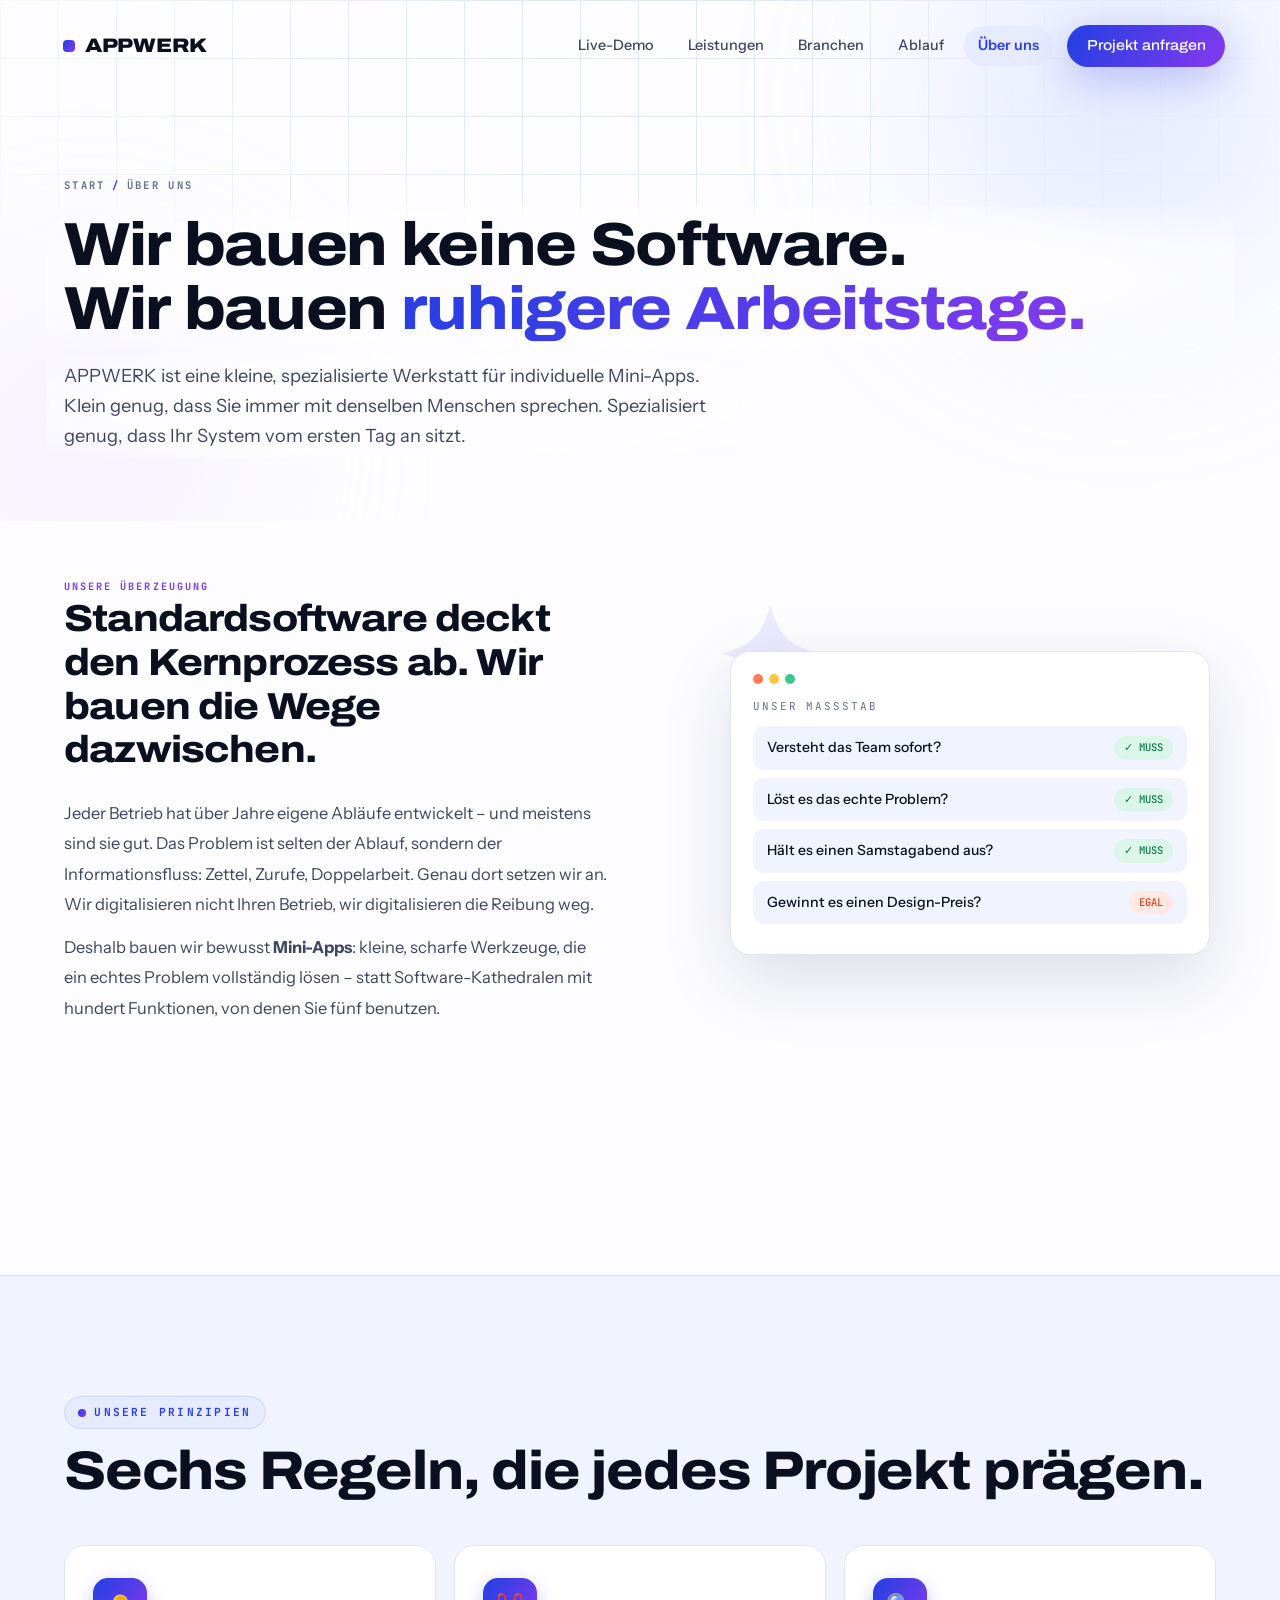
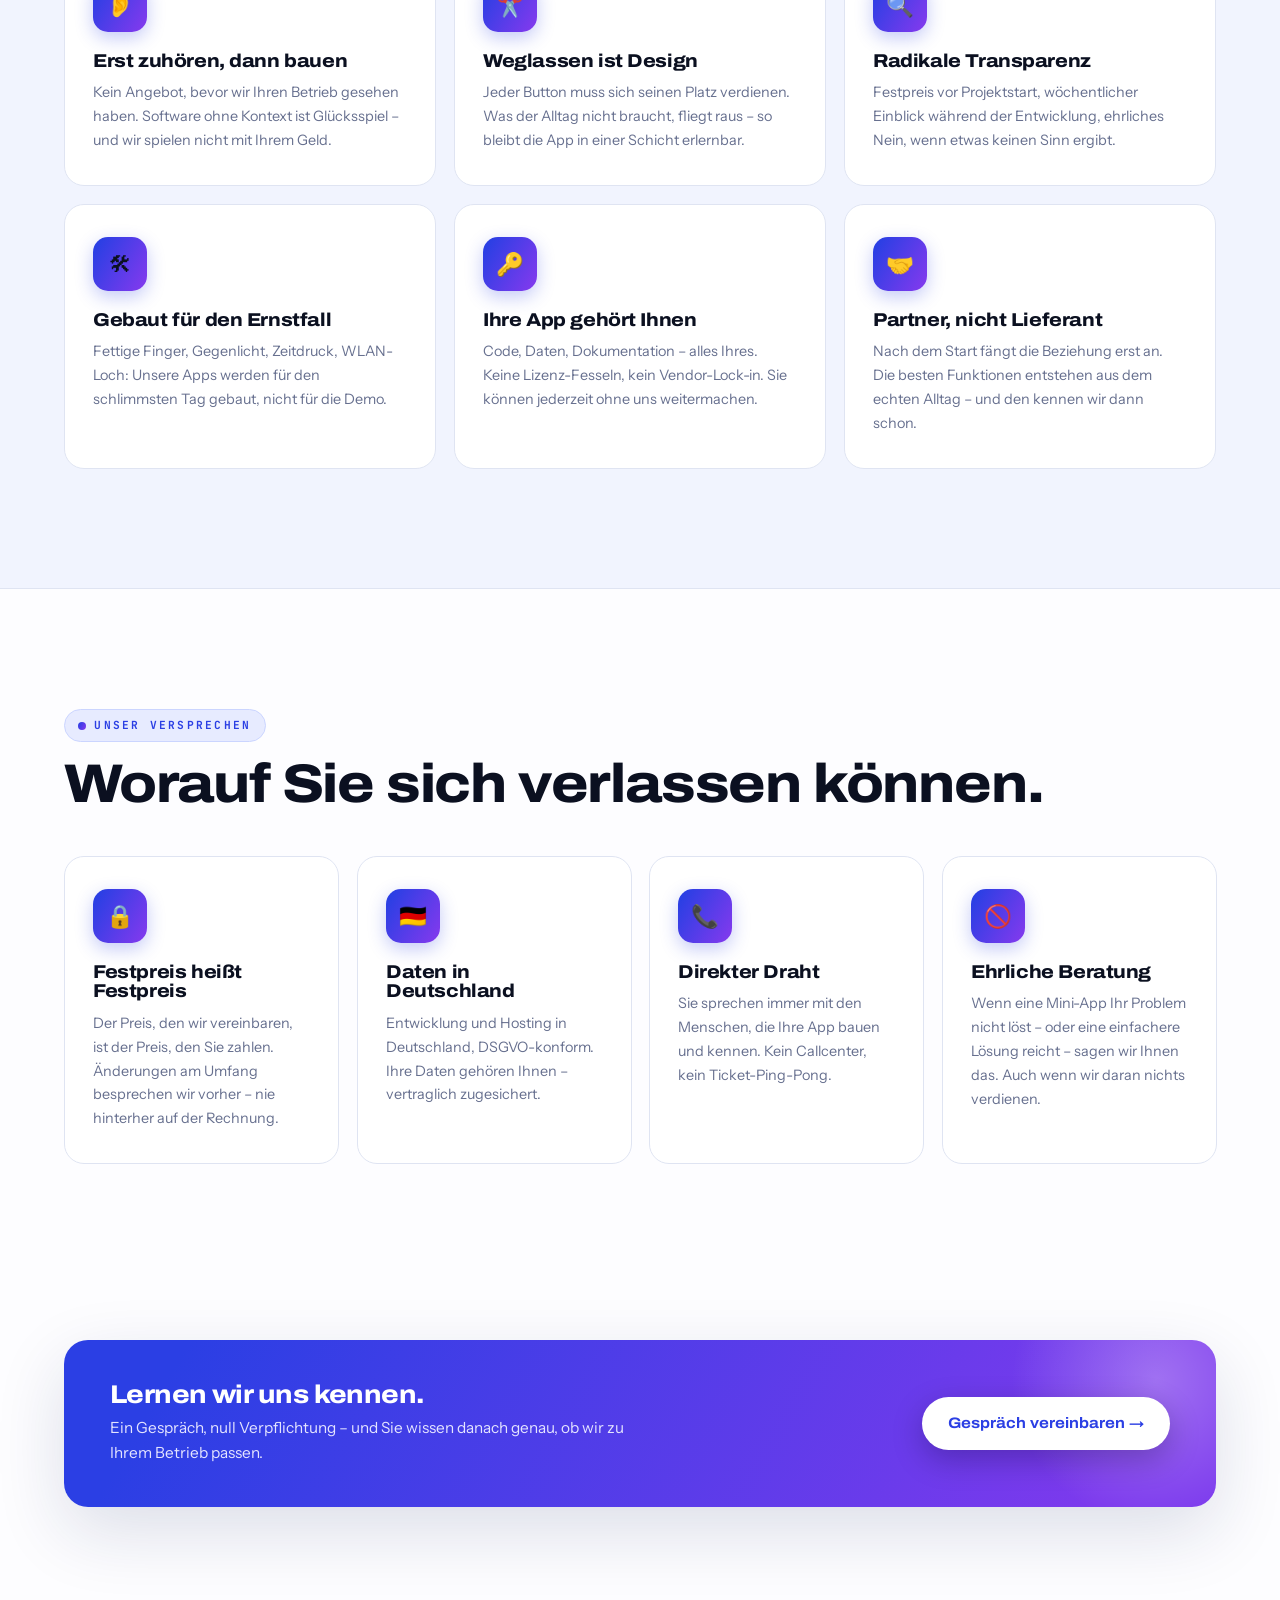
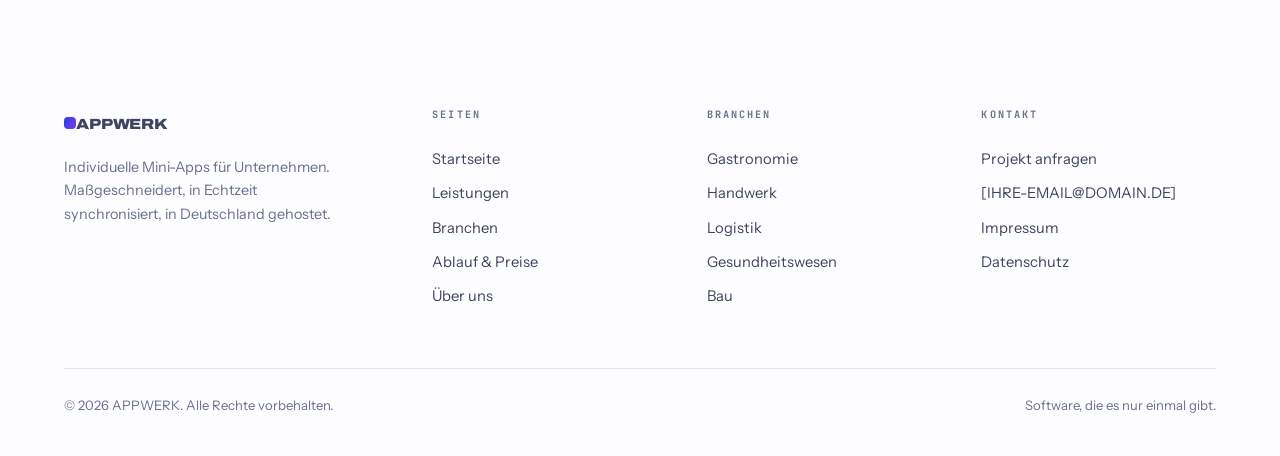
<file: ueber-uns.html>
<!DOCTYPE html>
<html lang="de">
<head>
<meta charset="UTF-8">
<meta name="viewport" content="width=device-width, initial-scale=1.0">
<title>Über uns · APPWERK</title>
<meta name="description" content="Wer hinter APPWERK steht: unsere Philosophie, unsere Arbeitsweise, unsere Prinzipien.">
<meta name="color-scheme" content="light">
<link rel="preconnect" href="https://fonts.bunny.net">
<link rel="preconnect" href="https://fonts.bunny.net" crossorigin>
<link href="https://fonts.bunny.net/css2?family=Archivo:wdth,wght@62..125,300..900&family=Instrument+Sans:wght@400;500;600&family=JetBrains+Mono:wght@400;500;700&display=swap" rel="stylesheet">
<style>
/* ============================================================
   APPWERK · Design System (hell · hoher Kontrast · Kobalt/Violett)
   ============================================================ */
:root{
  --ink:#0B1020;          /* Text */
  --ink-2:#3D4560;        /* Sekundärtext */
  --ink-3:#67708F;        /* Tertiärtext */
  --bg:#FDFDFF;           /* Seitengrund: fast weiß */
  --bg-tint:#F1F4FE;      /* leicht blau getönte Flächen */
  --surface:#FFFFFF;
  --line:#DFE4F2;
  --line-strong:#C7CFEA;
  --cobalt:#2B3FE4;
  --cobalt-dark:#1E2FB8;
  --violet:#7C3AED;
  --grad:linear-gradient(120deg,#2B3FE4 10%,#7C3AED 90%);
  --cobalt-soft:#E7EBFF;
  --violet-soft:#F1E9FF;
  --coral:#E8401C;
  --coral-soft:#FFE9E2;
  --amber:#9A6A00;
  --amber-soft:#FFF3D6;
  --mint:#0B7A4F;
  --mint-soft:#DCF5E9;
  --radius:20px;
  --radius-sm:13px;
  --shadow:0 6px 24px rgba(24,34,90,.08);
  --shadow-lg:0 24px 70px rgba(24,34,90,.14);
  --glow:0 12px 40px rgba(43,63,228,.28);
  --font-display:"Archivo",sans-serif;
  --font-body:"Instrument Sans",sans-serif;
  --font-mono:"JetBrains Mono",monospace;
}
*{margin:0;padding:0;box-sizing:border-box}
html{scroll-behavior:smooth;scroll-padding-top:90px}
body{font-family:var(--font-body);background:var(--bg);color:var(--ink);line-height:1.65;-webkit-font-smoothing:antialiased;overflow-x:hidden}
img{max-width:100%}
a{color:inherit;text-decoration:none}
button{font-family:inherit;cursor:pointer}
::selection{background:var(--cobalt);color:#fff}
::-webkit-scrollbar{width:11px}
::-webkit-scrollbar-track{background:var(--bg-tint)}
::-webkit-scrollbar-thumb{background:linear-gradient(#2B3FE4,#7C3AED);border-radius:99px;border:3px solid var(--bg-tint)}

.wrap{max-width:1200px;margin:0 auto;padding:0 24px}
.section{padding:120px 0}
h1,h2,h3{font-family:var(--font-display);font-stretch:112%;line-height:1.05;letter-spacing:-.022em;font-weight:780}
h2{font-size:clamp(2.1rem,4.6vw,3.4rem);margin:.8rem 0 1.1rem}
.lead{font-size:1.14rem;color:var(--ink-2);max-width:660px}
.grad-text{background:var(--grad);-webkit-background-clip:text;background-clip:text;color:transparent}

.eyebrow{font-family:var(--font-mono);font-size:.7rem;font-weight:700;letter-spacing:.2em;text-transform:uppercase;color:var(--cobalt);display:inline-flex;align-items:center;gap:.7em;background:var(--cobalt-soft);border:1px solid #CBD5FF;padding:.55em 1.2em;border-radius:999px}
.eyebrow::before{content:"";width:8px;height:8px;border-radius:50%;background:var(--grad);display:inline-block}

/* Reveal (nur mit JS aktiv → Inhalt bleibt sonst sichtbar) */
html.js .rv{opacity:0;transform:translateY(28px);transition:opacity .75s ease,transform .75s cubic-bezier(.2,.7,.2,1)}
html.js .rv.in{opacity:1;transform:none}
.rv-d1{transition-delay:.08s}.rv-d2{transition-delay:.16s}.rv-d3{transition-delay:.24s}.rv-d4{transition-delay:.32s}

/* Scroll-Fortschritt oben */
.progress{position:fixed;top:0;left:0;height:4px;width:0;background:var(--grad);z-index:120;border-radius:0 99px 99px 0;box-shadow:0 0 12px rgba(43,63,228,.5)}

/* ============ NAV ============ */
.nav{position:fixed;top:14px;left:0;right:0;z-index:100;pointer-events:none}
.nav-inner{pointer-events:auto;display:flex;align-items:center;justify-content:space-between;height:64px;max-width:1200px;margin:0 auto;padding:0 14px 0 22px;border-radius:999px;transition:background .35s,box-shadow .35s,border-color .35s;border:1px solid transparent}
.nav.scrolled .nav-inner{background:rgba(255,255,255,.88);backdrop-filter:blur(16px);border-color:var(--line);box-shadow:var(--shadow)}
.logo{font-family:var(--font-display);font-stretch:118%;font-weight:860;font-size:1.22rem;letter-spacing:-.01em;display:flex;align-items:center;gap:.5em}
.logo-dot{width:12px;height:12px;background:var(--grad);border-radius:4px;display:inline-block;animation:logopulse 3.2s ease-in-out infinite}
@keyframes logopulse{0%,100%{transform:rotate(0) scale(1)}50%{transform:rotate(135deg) scale(1.12)}}
.nav-links{display:flex;gap:6px;align-items:center}
.nav-links a{font-size:.9rem;font-weight:500;color:var(--ink-2);position:relative;padding:8px 14px;border-radius:999px;transition:color .2s,background .2s}
.nav-links a:hover{color:var(--ink);background:var(--bg-tint)}
.nav-links a.active{color:var(--cobalt);background:var(--cobalt-soft);font-weight:600}
.btn{display:inline-flex;align-items:center;gap:.55em;font-family:var(--font-display);font-stretch:110%;font-weight:680;font-size:.95rem;padding:.9em 1.7em;border-radius:999px;border:none;transition:transform .22s,box-shadow .25s,filter .25s;position:relative;overflow:hidden}
.btn:hover{transform:translateY(-2px)}
.btn:active{transform:translateY(0) scale(.98)}
.btn:focus-visible,a:focus-visible,button:focus-visible{outline:3px solid var(--cobalt);outline-offset:3px}
.btn-primary{background:var(--grad);color:#fff;box-shadow:var(--glow)}
.btn-primary::after{content:"";position:absolute;top:0;left:-80%;width:50%;height:100%;background:linear-gradient(100deg,transparent,rgba(255,255,255,.45),transparent);transform:skewX(-20deg);transition:left .5s}
.btn-primary:hover::after{left:130%}
.btn-primary:hover{filter:brightness(1.06);box-shadow:0 16px 46px rgba(43,63,228,.4)}
.btn-ghost{background:#fff;color:var(--ink);border:1.5px solid var(--line-strong)}
.btn-ghost:hover{border-color:var(--cobalt);color:var(--cobalt)}
.burger{display:none;background:#fff;border:1px solid var(--line);border-radius:999px;flex-direction:column;gap:5px;padding:12px 13px}
.burger span{width:22px;height:2.5px;background:var(--ink);border-radius:2px;transition:.3s}
.mobile-menu{display:none;position:fixed;inset:0;background:rgba(253,253,255,.98);backdrop-filter:blur(10px);z-index:99;padding:110px 28px 40px;flex-direction:column;gap:4px}
.mobile-menu.open{display:flex}
.mobile-menu a{font-family:var(--font-display);font-size:1.6rem;font-weight:750;padding:16px 0;border-bottom:1px solid var(--line);display:flex;justify-content:space-between;align-items:center}
.mobile-menu a::after{content:"→";color:var(--cobalt)}

/* ============ HERO ============ */
.hero{padding:180px 0 100px;position:relative;overflow:hidden}
.hero-mesh{position:absolute;inset:0;pointer-events:none}
.hero-mesh::before,.hero-mesh::after{content:"";position:absolute;border-radius:50%;filter:blur(90px);opacity:.5}
.hero-mesh::before{width:560px;height:560px;top:-180px;right:-120px;background:radial-gradient(circle,#B9C4FF,transparent 65%);animation:drift 16s ease-in-out infinite alternate}
.hero-mesh::after{width:460px;height:460px;bottom:-160px;left:-140px;background:radial-gradient(circle,#E4D4FF,transparent 65%);animation:drift 19s ease-in-out infinite alternate-reverse}
@keyframes drift{from{transform:translate(0,0) scale(1)}to{transform:translate(60px,40px) scale(1.12)}}
.hero-grid-bg{position:absolute;inset:0;background-image:linear-gradient(#E3E8F7 1px,transparent 1px),linear-gradient(90deg,#E3E8F7 1px,transparent 1px);background-size:58px 58px;mask-image:radial-gradient(ellipse 85% 75% at 50% 15%,#000 25%,transparent 72%)}
.hero-inner{position:relative;display:grid;grid-template-columns:1.08fr .92fr;gap:64px;align-items:center}
.hero h1{font-size:clamp(2.7rem,5.8vw,4.6rem);margin:1.3rem 0 1.4rem;position:relative}
.hero .lead{margin-bottom:2.2rem;position:relative}
.hero-ctas{display:flex;gap:14px;flex-wrap:wrap;margin-bottom:2.8rem}
.hero-trust{display:grid;grid-template-columns:repeat(3,1fr);align-items:start;margin-top:6px;max-width:660px}
.hero-trust div{font-size:.84rem;color:var(--ink-3);padding:2px 24px;border-left:2px solid var(--line);line-height:1.55}
.hero-trust div:first-child{padding-left:0;border-left:none}
.hero-trust strong{display:block;font-family:var(--font-display);font-size:1.35rem;font-weight:820;margin-bottom:6px;white-space:nowrap;background:var(--grad);-webkit-background-clip:text;background-clip:text;color:transparent}

/* Hero-Mockup */
.hero-visual{position:relative}
.hero-visual::before{content:"";position:absolute;inset:-8% -6%;background:var(--grad);opacity:.1;border-radius:40px;transform:rotate(-3deg)}
.sync-card{background:#fff;border:1px solid var(--line);border-radius:var(--radius);box-shadow:var(--shadow-lg);padding:18px;position:relative}
.sync-card .bar{display:flex;gap:6px;margin-bottom:14px}
.sync-card .bar i{width:10px;height:10px;border-radius:50%;background:var(--line)}
.sync-card .bar i:first-child{background:#FF7A59}
.sync-card .bar i:nth-child(2){background:#FFC53D}
.sync-card .bar i:nth-child(3){background:#3AC98A}
.sc-title{font-family:var(--font-mono);font-size:.68rem;letter-spacing:.18em;text-transform:uppercase;color:var(--ink-3);margin-bottom:10px}
.sc-row{display:flex;align-items:center;justify-content:space-between;gap:8px;background:var(--bg-tint);border-radius:11px;padding:10px 14px;margin-bottom:8px;font-size:.88rem;font-weight:500;opacity:0;animation:rowin .5s forwards}
.sc-row .tag{font-family:var(--font-mono);font-size:.66rem;padding:3px 10px;border-radius:999px;background:var(--cobalt-soft);color:var(--cobalt);white-space:nowrap}
.sc-row .tag.warm{background:var(--amber-soft);color:var(--amber)}
.sc-row .tag.done{background:var(--mint-soft);color:var(--mint)}
.sc-row .tag.hot{background:var(--coral-soft);color:var(--coral)}
@keyframes rowin{from{opacity:0;transform:translateX(-14px)}to{opacity:1;transform:none}}
.sync-card.small{position:absolute;width:62%;padding:14px;z-index:2}
.sync-card.kitchen{top:-46px;right:-16px;transform:rotate(2.5deg)}
.sync-card.bar-c{bottom:-50px;left:-22px;transform:rotate(-2.5deg)}
.sync-badge{position:absolute;top:37%;left:-16px;background:var(--grad);color:#fff;font-family:var(--font-mono);font-size:.68rem;font-weight:700;padding:9px 15px;border-radius:999px;box-shadow:var(--glow);display:flex;align-items:center;gap:8px;z-index:3}
.sync-badge .dot{width:8px;height:8px;border-radius:50%;background:#7CFFC0;animation:blink 1.4s infinite}
@keyframes blink{0%,100%{opacity:1}50%{opacity:.25}}
.float{animation:float 7s ease-in-out infinite}
@keyframes float{0%,100%{transform:translateY(0)}50%{transform:translateY(-12px)}}
.sync-card.kitchen.float{animation-name:floatr1}
@keyframes floatr1{0%,100%{transform:rotate(2.5deg) translateY(0)}50%{transform:rotate(2.5deg) translateY(-12px)}}
.sync-card.bar-c.float{animation-name:floatr2}
@keyframes floatr2{0%,100%{transform:rotate(-2.5deg) translateY(0)}50%{transform:rotate(-2.5deg) translateY(-12px)}}

/* ============ KPI ============ */
.kpis{padding:26px 0 0}
.kpi-grid{display:grid;grid-template-columns:repeat(4,1fr);gap:16px;perspective:1100px}
.kpi{background:#fff;border:1px solid var(--line);border-radius:var(--radius);padding:30px 26px;transition:box-shadow .3s,border-color .3s;position:relative;overflow:hidden;transform-style:preserve-3d;will-change:transform}
.kpi::before{content:"";position:absolute;top:0;left:0;right:0;height:4px;background:var(--grad);transform:scaleX(0);transform-origin:left;transition:transform .4s}
.kpi:hover{box-shadow:var(--shadow-lg);border-color:#B9C4FF}
.kpi:hover::before{transform:scaleX(1)}
.kpi b{font-family:var(--font-display);font-size:2.4rem;font-weight:830;letter-spacing:-.02em;display:block;line-height:1}
.kpi b span{background:var(--grad);-webkit-background-clip:text;background-clip:text;color:transparent}
.kpi p{font-size:.88rem;color:var(--ink-3);margin-top:9px}
.kpi small{font-family:var(--font-mono);font-size:.62rem;font-weight:700;letter-spacing:.16em;text-transform:uppercase;color:var(--violet);display:block;margin-bottom:12px}

/* ============ LIVE-DEMO (hell & glasklar) ============ */
.demo-head{max-width:740px;margin-bottom:46px}
.demo-shell{background:linear-gradient(180deg,#F4F6FF,#EDF0FF);border:1px solid #D5DCFA;border-radius:28px;padding:26px;box-shadow:var(--shadow-lg);position:relative;overflow:hidden}
.demo-shell::before{content:"";position:absolute;top:-140px;right:-140px;width:380px;height:380px;background:radial-gradient(circle,rgba(124,58,237,.14),transparent 70%);pointer-events:none}
.demo-topbar{display:flex;align-items:center;justify-content:space-between;margin-bottom:20px;position:relative;z-index:2;flex-wrap:wrap;gap:10px}
.demo-topbar .name{font-family:var(--font-mono);color:var(--cobalt);font-weight:700;font-size:.76rem;letter-spacing:.16em}
.demo-live{display:flex;align-items:center;gap:8px;font-family:var(--font-mono);font-size:.68rem;font-weight:700;color:var(--mint);background:var(--mint-soft);border:1px solid #A9E5C9;padding:7px 15px;border-radius:999px}
.demo-live .dot{width:7px;height:7px;border-radius:50%;background:#12B573;animation:blink 1.4s infinite}
.demo-grid{display:grid;grid-template-columns:1.05fr 1fr 1fr;gap:16px;position:relative;z-index:2}
.panel{background:#fff;border:1px solid var(--line);border-radius:18px;padding:16px;min-height:400px;display:flex;flex-direction:column;position:relative;transition:box-shadow .3s,border-color .3s;box-shadow:0 3px 14px rgba(24,34,90,.05)}
.panel.pulse{border-color:var(--cobalt);box-shadow:0 0 0 4px rgba(43,63,228,.18),var(--shadow)}
.panel-h{display:flex;align-items:center;justify-content:space-between;margin-bottom:14px}
.panel-h b{font-family:var(--font-display);font-stretch:112%;font-size:1.05rem}
.panel-h .chip{font-family:var(--font-mono);font-size:.6rem;font-weight:700;letter-spacing:.1em;padding:4px 11px;border-radius:999px}
.chip-k{background:var(--coral-soft);color:var(--coral)}
.chip-b{background:var(--amber-soft);color:var(--amber)}
.chip-s{background:var(--cobalt-soft);color:var(--cobalt)}
.table-select{display:flex;gap:8px;margin-bottom:14px}
.table-btn{flex:1;background:var(--bg-tint);border:1.5px solid var(--line);color:var(--ink-2);font-family:var(--font-mono);font-size:.7rem;font-weight:700;padding:9px 4px;border-radius:10px;transition:.2s}
.table-btn:hover{border-color:var(--cobalt);color:var(--cobalt)}
.table-btn.active{background:var(--grad);border-color:transparent;color:#fff;box-shadow:0 4px 14px rgba(43,63,228,.3)}
.item-grid{display:grid;grid-template-columns:1fr 1fr;gap:8px;margin-bottom:14px}
.item-btn{background:#fff;border:1.5px solid var(--line);color:var(--ink);font-size:.82rem;font-weight:600;padding:11px 10px;border-radius:11px;display:flex;flex-direction:column;gap:2px;align-items:flex-start;transition:.18s;text-align:left}
.item-btn small{font-family:var(--font-mono);font-size:.58rem;font-weight:500;color:var(--ink-3);letter-spacing:.08em}
.item-btn:hover{border-color:var(--cobalt);transform:translateY(-2px);box-shadow:0 6px 16px rgba(43,63,228,.14);background:#FBFCFF}
.item-btn:active{transform:scale(.96)}
.order-list{flex:1;overflow-y:auto;display:flex;flex-direction:column;gap:8px;scrollbar-width:thin;scrollbar-color:var(--line) transparent}
.order-empty{color:var(--ink-3);font-size:.8rem;text-align:center;margin:auto;font-family:var(--font-mono);line-height:1.9;padding:0 12px}
.order-card{background:var(--bg-tint);border:1px solid var(--line);border-radius:12px;padding:10px 13px;animation:cardin .45s cubic-bezier(.2,.9,.3,1.3);display:flex;align-items:center;justify-content:space-between;gap:8px}
@keyframes cardin{from{opacity:0;transform:translateY(14px) scale(.92)}to{opacity:1;transform:none}}
.order-card .info{min-width:0}
.order-card .info b{font-size:.84rem;font-weight:650;display:block}
.order-card .info span{font-family:var(--font-mono);font-size:.6rem;color:var(--ink-3)}
.status-btn{border:none;font-family:var(--font-mono);font-size:.6rem;font-weight:700;padding:7px 12px;border-radius:999px;white-space:nowrap;transition:.2s}
.st-new{background:var(--coral-soft);color:var(--coral)}
.st-work{background:var(--amber-soft);color:var(--amber)}
.st-done{background:var(--mint-soft);color:var(--mint)}
.status-btn:hover{filter:brightness(.94);transform:scale(1.05)}
.svc-status{font-family:var(--font-mono);font-size:.58rem;font-weight:700;padding:6px 11px;border-radius:999px;white-space:nowrap}
.demo-log{margin-top:16px;background:#fff;border:1px solid var(--line);border-radius:13px;padding:13px 17px;font-family:var(--font-mono);font-size:.7rem;color:var(--ink-2);display:flex;align-items:center;gap:10px;position:relative;z-index:2;min-height:46px}
.demo-log .lbl{color:var(--violet);font-weight:700;flex-shrink:0}
.demo-log .msg{white-space:nowrap;overflow:hidden;text-overflow:ellipsis}
.demo-note{margin-top:20px;font-size:.9rem;color:var(--ink-3);text-align:center}
.demo-note b{color:var(--ink)}

/* ============ LEISTUNGEN ============ */
.services{background:var(--bg-tint);border-top:1px solid var(--line);border-bottom:1px solid var(--line)}
.svc-grid{display:grid;grid-template-columns:repeat(4,1fr);gap:18px;margin-top:46px;perspective:1100px}
.svc{border:1px solid var(--line);border-radius:var(--radius);padding:32px 28px;position:relative;overflow:hidden;transition:box-shadow .3s,border-color .3s;background:#fff;transform-style:preserve-3d;will-change:transform}
.svc:hover{box-shadow:var(--shadow-lg);border-color:#B9C4FF}
.svc::before{content:"";position:absolute;top:0;left:0;right:0;height:4px;background:var(--grad);transform:scaleX(0);transform-origin:left;transition:transform .4s}
.svc:hover::before{transform:scaleX(1)}
.svc .ico{width:54px;height:54px;border-radius:15px;background:var(--grad);display:grid;place-items:center;margin-bottom:20px;font-size:1.4rem;box-shadow:0 6px 18px rgba(43,63,228,.28)}
.svc h3{font-size:1.16rem;margin-bottom:10px}
.svc p{font-size:.9rem;color:var(--ink-3)}
.svc .tagline{font-family:var(--font-mono);font-size:.6rem;font-weight:700;letter-spacing:.16em;text-transform:uppercase;color:var(--violet);display:block;margin-top:18px}

/* ============ ERGEBNIS · Vorher/Nachher ============ */
.ba-switch-row{display:flex;align-items:center;gap:22px;margin:46px 0 36px;flex-wrap:wrap}
.ba-label{font-family:var(--font-mono);font-size:.72rem;font-weight:700;letter-spacing:.18em;color:var(--ink-3);transition:color .3s}
.ba-label.on{color:var(--cobalt)}
.ba-switch{position:relative;width:96px;height:48px;border-radius:999px;border:2px solid var(--line-strong);background:#fff;transition:background .35s,border-color .35s,box-shadow .35s;flex-shrink:0}
.ba-switch:hover{border-color:var(--cobalt)}
.ba-switch[aria-checked="true"]{background:var(--grad);border-color:transparent;box-shadow:var(--glow)}
.ba-knob{position:absolute;top:4px;left:4px;width:36px;height:36px;border-radius:50%;background:var(--ink);transition:transform .45s cubic-bezier(.3,1.4,.4,1),background .35s;display:grid;place-items:center}
.ba-knob::after{content:"✕";color:#fff;font-size:.75rem;font-family:var(--font-mono);transition:.3s}
.ba-switch[aria-checked="true"] .ba-knob{transform:translateX(48px);background:#fff}
.ba-switch[aria-checked="true"] .ba-knob::after{content:"✓";color:var(--cobalt);font-weight:700}
.ba-hint{animation:nudge 2.4s ease-in-out infinite}
@keyframes nudge{0%,100%{transform:scale(1)}50%{transform:scale(1.07)}}
.ba-grid{display:grid;grid-template-columns:repeat(3,1fr);gap:18px}
.ba-card{perspective:1400px;min-height:270px;cursor:pointer;outline:none}
.ba-inner{position:relative;width:100%;height:100%;min-height:270px;transform-style:preserve-3d;transition:transform .7s cubic-bezier(.35,.9,.3,1)}
.ba-card.flipped .ba-inner{transform:rotateY(180deg)}
.ba-card:focus-visible .ba-inner{outline:3px solid var(--cobalt);outline-offset:3px;border-radius:var(--radius)}
.ba-face{position:absolute;inset:0;backface-visibility:hidden;-webkit-backface-visibility:hidden;border-radius:var(--radius);padding:28px 27px;display:flex;flex-direction:column;gap:10px}
.ba-front{background:#fff;border:1px solid var(--line);box-shadow:0 3px 16px rgba(24,34,90,.05)}
.ba-front h3{font-size:1.16rem}
.ba-front p{font-size:.9rem;color:var(--ink-3)}
.ba-front .ba-tag{color:var(--coral);background:var(--coral-soft)}
.ba-card:hover .ba-front{border-color:#F0B9A8}
.ba-back{background:var(--grad);color:#fff;transform:rotateY(180deg);box-shadow:0 20px 54px rgba(60,50,220,.35)}
.ba-back h3{font-size:1.16rem;color:#fff}
.ba-back p{font-size:.9rem;color:#E4E4FF}
.ba-back b{margin-top:auto;font-family:var(--font-display);font-stretch:112%;font-size:1.02rem;background:rgba(255,255,255,.18);border:1px solid rgba(255,255,255,.4);border-radius:999px;padding:.5em 1.15em;align-self:flex-start}
.ba-back .ba-tag{color:#fff;background:rgba(255,255,255,.22)}
.ba-tag{font-family:var(--font-mono);font-size:.58rem;font-weight:700;letter-spacing:.16em;padding:5px 12px;border-radius:999px;align-self:flex-start}
.ba-branches{margin-top:56px;text-align:center}
.ba-branches>span{font-family:var(--font-mono);font-size:.66rem;font-weight:700;letter-spacing:.2em;text-transform:uppercase;color:var(--ink-3)}
.ba-chip-row{display:flex;gap:10px;flex-wrap:wrap;justify-content:center;margin-top:16px}
.ba-chip-row i{font-style:normal;font-size:.9rem;font-weight:550;background:#fff;border:1px solid var(--line);border-radius:999px;padding:.55em 1.2em;transition:transform .2s,border-color .2s,box-shadow .2s}
.ba-chip-row i:hover{transform:translateY(-3px);border-color:var(--cobalt);box-shadow:var(--shadow)}
.ba-you{background:var(--grad) !important;color:#fff;border-color:transparent !important;box-shadow:var(--glow)}
.ba-cta{margin-top:56px;background:var(--grad);color:#fff;border-radius:24px;padding:42px 46px;display:flex;align-items:center;justify-content:space-between;gap:26px;flex-wrap:wrap;position:relative;overflow:hidden;box-shadow:var(--shadow-lg)}
.ba-cta::before{content:"";position:absolute;top:-110px;right:-90px;width:300px;height:300px;background:radial-gradient(circle,rgba(255,255,255,.28),transparent 68%)}
.ba-cta h3{font-size:1.6rem;margin-bottom:6px;position:relative;color:#fff}
.ba-cta p{color:#E4E4FF;font-size:.96rem;max-width:520px;position:relative}
.ba-cta .btn{position:relative;flex-shrink:0;background:#fff;color:var(--cobalt);box-shadow:0 10px 30px rgba(0,0,30,.25)}
.ba-cta .btn:hover{filter:none;transform:translateY(-2px) scale(1.02)}

/* ============ WARUM (hell) ============ */
.why{background:var(--bg-tint);border-top:1px solid var(--line);border-bottom:1px solid var(--line)}
.compare{display:grid;grid-template-columns:1fr 1fr;gap:18px;margin-top:50px}
.cmp{border-radius:var(--radius);padding:38px 34px;border:1px solid var(--line)}
.cmp.std{background:#fff}
.cmp.us{background:var(--grad);border-color:transparent;box-shadow:0 22px 60px rgba(60,50,220,.3);color:#fff}
.cmp h3{font-size:1.32rem;margin-bottom:22px;display:flex;align-items:center;gap:12px;flex-wrap:wrap}
.cmp.us h3{color:#fff}
.cmp ul{list-style:none;display:flex;flex-direction:column;gap:15px}
.cmp li{display:flex;gap:12px;font-size:.95rem;color:var(--ink-2);align-items:flex-start}
.cmp.us li{color:#EDEDFF}
.cmp li::before{content:"✕";font-family:var(--font-mono);font-weight:700;font-size:.8rem;color:var(--coral);background:var(--coral-soft);width:22px;height:22px;border-radius:50%;display:grid;place-items:center;flex-shrink:0;margin-top:1px}
.cmp.us li::before{content:"✓";color:#fff;background:rgba(255,255,255,.22)}
.cmp .badge{font-family:var(--font-mono);font-size:.58rem;font-weight:700;letter-spacing:.16em;text-transform:uppercase;padding:6px 13px;border-radius:999px}
.cmp.std .badge{background:var(--bg-tint);color:var(--ink-3);border:1px solid var(--line)}
.cmp.us .badge{background:rgba(255,255,255,.2);color:#fff}

/* ============ PROZESS · Schlangenpfad ============ */
.steps{position:relative;max-width:980px;margin:76px auto 0}
.steps-svg{position:absolute;inset:0;width:100%;height:100%;pointer-events:none;overflow:visible;z-index:0}
#stepsBase{fill:none;stroke:var(--line-strong);stroke-width:3;stroke-linecap:round;stroke-dasharray:1 13}
#stepsProg{fill:none;stroke:url(#stepsGradient);stroke-width:4;stroke-linecap:round;filter:drop-shadow(0 0 8px rgba(43,63,228,.45));will-change:stroke-dashoffset}
.step{display:grid;grid-template-columns:1fr 96px 1fr;align-items:center;margin-bottom:36px;position:relative;perspective:1100px}
.step-num{display:grid;place-items:center;position:relative;z-index:2}
.step-num span{position:relative;width:68px;height:68px;border-radius:50%;background:#fff;border:3px solid var(--line-strong);display:grid;place-items:center;font-family:var(--font-display);font-stretch:112%;font-weight:860;font-size:1.55rem;color:var(--ink-3);transition:background .35s,border-color .35s,color .35s,transform .35s,box-shadow .35s}
.step-num span::after{content:"";position:absolute;inset:-9px;border-radius:50%;border:2px dashed var(--cobalt);opacity:0;transform:scale(.7);transition:opacity .35s,transform .5s}
.step:hover .step-num span{transform:scale(1.12) rotate(-8deg);border-color:var(--cobalt);color:var(--cobalt)}
.step:hover .step-num span::after{opacity:1;transform:scale(1);animation:ringspin 7s linear infinite}
@keyframes ringspin{to{transform:scale(1) rotate(360deg)}}
.step.done .step-num span{background:var(--grad);border-color:transparent;color:#fff;transform:scale(1.08);box-shadow:var(--glow)}
.step-card{background:#fff;border:1px solid var(--line);border-radius:var(--radius);padding:29px 31px;transition:box-shadow .3s,border-color .3s;position:relative;z-index:1;transform-style:preserve-3d;will-change:transform;box-shadow:0 3px 14px rgba(24,34,90,.05)}
.step-card::after{content:"";position:absolute;top:50%;width:14px;height:14px;background:#fff;border:1px solid var(--line);transform:translateY(-50%) rotate(45deg)}
.step.s-left .step-card::after{right:-8px;border-left:none;border-bottom:none}
.step.s-right .step-card::after{left:-8px;border-right:none;border-top:none}
.step-card:hover{box-shadow:0 18px 48px rgba(43,63,228,.16);border-color:#B9C4FF}
.step.done .step-card{border-color:#B9C4FF}
.step-card h3{font-size:1.18rem;margin-bottom:8px}
.step-card p{font-size:.9rem;color:var(--ink-3)}
.step-cta{display:inline-flex;align-items:center;gap:.4em;margin-top:16px;font-family:var(--font-mono);font-size:.68rem;letter-spacing:.14em;text-transform:uppercase;color:var(--cobalt);font-weight:700;border-bottom:2px solid var(--cobalt);padding-bottom:3px;transition:gap .2s}
.step-cta:hover{gap:.85em}
.step.s-left .step-card{text-align:right}
.step.s-left .step-card p{margin-left:auto}

/* ============ FAQ ============ */
.faq-list{margin-top:46px;max-width:840px}
.faq{background:#fff;border:1px solid var(--line);border-radius:var(--radius-sm);margin-bottom:12px;overflow:hidden;transition:box-shadow .25s,border-color .25s}
.faq[open]{box-shadow:var(--shadow);border-color:#B9C4FF}
.faq summary{list-style:none;display:flex;justify-content:space-between;align-items:center;gap:16px;padding:23px 27px;font-family:var(--font-display);font-weight:680;font-size:1.03rem;cursor:pointer}
.faq summary::-webkit-details-marker{display:none}
.faq summary .pl{width:32px;height:32px;border-radius:50%;background:var(--cobalt-soft);color:var(--cobalt);display:grid;place-items:center;flex-shrink:0;font-weight:800;transition:transform .3s,background .3s,color .3s}
.faq[open] summary .pl{transform:rotate(45deg);background:var(--grad);color:#fff}
.faq .a{padding:0 27px 25px;color:var(--ink-2);font-size:.95rem;max-width:700px}

/* ============ KONTAKT (hell & lesbar) ============ */
.contact-card{background:#fff;border:1px solid var(--line);border-radius:32px;margin:0 24px;overflow:hidden;box-shadow:var(--shadow-lg)}
.contact-inner{display:grid;grid-template-columns:1fr 1.05fr}
.contact-info{background:var(--grad);color:#fff;padding:70px 56px;position:relative;overflow:hidden}
.contact-info::before{content:"";position:absolute;top:-130px;right:-130px;width:340px;height:340px;background:radial-gradient(circle,rgba(255,255,255,.28),transparent 68%)}
.contact-info .eyebrow{background:rgba(255,255,255,.16);border-color:rgba(255,255,255,.35);color:#fff}
.contact-info .eyebrow::before{background:#fff}
.contact-info h2{color:#fff;position:relative}
.contact-info>p{color:#E4E4FF;position:relative;max-width:440px}
.contact-points{margin-top:36px;display:flex;flex-direction:column;gap:20px;position:relative}
.cp{display:flex;gap:16px;align-items:flex-start}
.cp .i{width:44px;height:44px;border-radius:12px;background:rgba(255,255,255,.16);border:1px solid rgba(255,255,255,.3);display:grid;place-items:center;flex-shrink:0;font-size:1.15rem}
.cp b{display:block;font-size:.96rem}
.cp span{font-size:.84rem;color:#D9DBFF}
.form{padding:70px 56px}
.form h3{font-size:1.35rem;margin-bottom:26px}
.f-row{display:grid;grid-template-columns:1fr 1fr;gap:14px}
.form label{display:block;font-family:var(--font-mono);font-size:.62rem;font-weight:700;letter-spacing:.14em;text-transform:uppercase;color:var(--ink-3);margin:0 0 7px}
.form input,.form select,.form textarea{width:100%;background:var(--bg-tint);border:1.5px solid var(--line);border-radius:11px;color:var(--ink);font-family:var(--font-body);font-size:.95rem;padding:13px 16px;margin-bottom:18px;transition:border-color .2s,background .2s,box-shadow .2s}
.form input:focus,.form select:focus,.form textarea:focus{outline:none;border-color:var(--cobalt);background:#fff;box-shadow:0 0 0 4px rgba(43,63,228,.12)}
.form input::placeholder,.form textarea::placeholder{color:#9AA3C0}
.form textarea{resize:vertical;min-height:120px}
.form .btn{width:100%;justify-content:center}
.form-ok{display:none;text-align:center;padding:80px 30px}
.form-ok .big{font-size:3.2rem;margin-bottom:16px}
.form-ok h3{font-size:1.55rem;margin-bottom:10px}
.form-ok p{color:var(--ink-3)}

/* ============ FOOTER ============ */
footer{padding:80px 0 40px}
.foot-grid{display:grid;grid-template-columns:1.4fr 1fr 1fr 1fr;gap:40px;margin-bottom:54px}
.foot-grid h4{font-family:var(--font-mono);font-size:.64rem;font-weight:700;letter-spacing:.2em;text-transform:uppercase;color:var(--ink-3);margin-bottom:18px}
.foot-grid a{display:block;font-size:.92rem;color:var(--ink-2);padding:5px 0;transition:color .2s,transform .2s}
.foot-grid a:hover{color:var(--cobalt);transform:translateX(3px)}
.foot-brand p{font-size:.9rem;color:var(--ink-3);margin-top:14px;max-width:290px}
.foot-bottom{border-top:1px solid var(--line);padding-top:26px;display:flex;justify-content:space-between;flex-wrap:wrap;gap:12px;font-size:.82rem;color:var(--ink-3)}

/* ============ RESPONSIVE ============ */
@media(max-width:1000px){
  .hero-inner{grid-template-columns:1fr;gap:100px}
  .hero-visual{max-width:520px;margin:0 auto}
  .kpi-grid{grid-template-columns:repeat(2,1fr)}
  .svc-grid{grid-template-columns:repeat(2,1fr)}
  .demo-grid{grid-template-columns:1fr}
  .panel{min-height:auto}
  .ba-grid{grid-template-columns:1fr 1fr}
  .compare{grid-template-columns:1fr}
  .contact-inner{grid-template-columns:1fr}
  .contact-info,.form{padding:52px 36px}
  .foot-grid{grid-template-columns:1fr 1fr}
}
@media(max-width:640px){
  .nav{top:10px}
  .nav-links{display:none}
  .burger{display:flex}
  .section{padding:84px 0}
  .hero{padding:140px 0 76px}
  .hero-trust{grid-template-columns:1fr;max-width:100%}
  .hero-trust div{padding:14px 0;border-left:none;border-top:1px solid var(--line)}
  .hero-trust div:first-child{padding-top:0;border-top:none}
  .kpi-grid{grid-template-columns:1fr 1fr}
  .svc-grid{grid-template-columns:1fr}
  .steps-svg{left:0}
  .step{grid-template-columns:56px 1fr;margin-bottom:22px}
  .step-spacer{display:none}
  .step-num{grid-column:1;grid-row:1}
  .step-num span{width:46px;height:46px;font-size:1.1rem;border-width:2.5px}
  .step-card{grid-column:2;grid-row:1;text-align:left !important;padding:22px}
  .step.s-left .step-card p{margin-left:0}
  .step.s-left .step-card::after{right:auto;left:-8px;border:1px solid var(--line);border-right:none;border-top:none;background:#fff}
  .ba-grid{grid-template-columns:1fr}
  .ba-cta{padding:32px 26px}
  .contact-card{margin:0 12px}
  .contact-info,.form{padding:44px 26px}
  .f-row{grid-template-columns:1fr}
}
@media(prefers-reduced-motion:reduce){
  *,*::before,*::after{animation-duration:.01ms !important;animation-iteration-count:1 !important;transition-duration:.01ms !important}
  html{scroll-behavior:auto}
  html.js .rv{opacity:1;transform:none}
}

/* ============ UNTERSEITEN · Komponenten ============ */
.page-hero{padding:170px 0 70px;position:relative;overflow:hidden}
.page-hero h1{font-size:clamp(2.4rem,5vw,3.8rem);margin:1.1rem 0 1.2rem}
.crumb{font-family:var(--font-mono);font-size:.66rem;font-weight:700;letter-spacing:.22em;color:var(--ink-3);text-transform:uppercase}
.crumb a:hover{color:var(--cobalt)}
.crumb i{font-style:normal;color:var(--cobalt);margin:0 .6em}

.detail{display:grid;grid-template-columns:1.05fr .95fr;gap:clamp(72px,9vw,140px);align-items:center;padding:120px 0;border-top:1px solid var(--line)}
.detail.first{border-top:none;padding-top:30px}
.detail.flip .d-media{order:-1}
.detail h2{font-size:clamp(1.7rem,3.1vw,2.35rem);margin:0 0 26px;line-height:1.16}
.d-kicker{font-family:var(--font-mono);font-size:.64rem;font-weight:700;letter-spacing:.2em;color:var(--violet);text-transform:uppercase}
.detail p.dp{color:var(--ink-2);margin:0 0 12px;line-height:1.85;font-size:1.03rem;max-width:56ch}
.check-list{list-style:none;display:grid;gap:26px;margin-top:44px}
.check-list li{display:flex;gap:16px;align-items:flex-start;font-size:.95rem;color:var(--ink-2);line-height:1.7;max-width:54ch}
.check-list li b{color:var(--ink);display:block;font-size:1.02rem;margin-bottom:4px;line-height:1.35}
.check-list li .txt{display:block}
.check-list li::before{content:"✓";flex-shrink:0;width:23px;height:23px;border-radius:50%;background:var(--mint-soft);color:var(--mint);font-weight:700;font-size:.75rem;display:grid;place-items:center;margin-top:2px}
.d-meta{display:flex;gap:11px;flex-wrap:wrap;margin-top:46px}
.d-meta span{font-family:var(--font-mono);font-size:.6rem;font-weight:700;letter-spacing:.12em;background:var(--bg-tint);border:1px solid var(--line);padding:7px 14px;border-radius:999px;color:var(--ink-2)}
.d-media{position:relative}
.d-media .sync-card{max-width:480px;margin:0 auto;padding:22px}
.ghost-num{position:absolute;top:-54px;left:-10px;font-family:var(--font-display);font-weight:900;font-size:8rem;background:linear-gradient(120deg,#E7EBFF,#F1E9FF);-webkit-background-clip:text;background-clip:text;color:transparent;line-height:1;pointer-events:none;user-select:none}

.price-grid{display:grid;grid-template-columns:repeat(3,1fr);gap:18px;margin-top:48px;align-items:start}
.price-card{background:#fff;border:1px solid var(--line);border-radius:var(--radius);padding:36px 30px;position:relative;transition:box-shadow .3s,border-color .3s,transform .3s}
.price-card:hover{box-shadow:var(--shadow-lg);border-color:#B9C4FF;transform:translateY(-4px)}
.price-card.pop{border:2px solid transparent;background:linear-gradient(#fff,#fff) padding-box,var(--grad) border-box;box-shadow:var(--shadow-lg)}
.price-card h3{font-size:1.2rem}
.price-card .pp{font-family:var(--font-display);font-size:2rem;font-weight:830;margin:12px 0 2px}
.price-card .pp small{font-size:.85rem;color:var(--ink-3);font-weight:500;font-family:var(--font-body)}
.price-card>p{font-size:.86rem;color:var(--ink-3)}
.pop-badge{position:absolute;top:-13px;left:50%;transform:translateX(-50%);background:var(--grad);color:#fff;font-family:var(--font-mono);font-size:.56rem;font-weight:700;letter-spacing:.16em;padding:6px 15px;border-radius:999px;box-shadow:var(--glow);white-space:nowrap}
.price-card ul{list-style:none;display:grid;gap:10px;margin-top:20px}
.price-card li{display:flex;gap:10px;font-size:.88rem;color:var(--ink-2);align-items:flex-start}
.price-card li::before{content:"✓";color:var(--mint);font-weight:700;flex-shrink:0}

.phase{background:#fff;border:1px solid var(--line);border-radius:var(--radius);padding:36px;margin-bottom:16px;transition:box-shadow .3s,border-color .3s}
.phase:hover{box-shadow:var(--shadow);border-color:#B9C4FF}
.phase-top{display:flex;align-items:center;gap:18px;margin-bottom:20px;flex-wrap:wrap}
.phase-top .n{width:52px;height:52px;border-radius:50%;background:var(--grad);color:#fff;display:grid;place-items:center;font-family:var(--font-display);font-weight:850;font-size:1.3rem;flex-shrink:0;box-shadow:0 6px 16px rgba(43,63,228,.3)}
.phase-top h3{font-size:1.32rem}
.phase-top .dur{margin-left:auto;font-family:var(--font-mono);font-size:.6rem;font-weight:700;letter-spacing:.12em;background:var(--mint-soft);color:var(--mint);padding:7px 14px;border-radius:999px}
.phase-cols{display:grid;grid-template-columns:1fr 1fr 1fr;gap:14px}
.phase-cols h4{font-family:var(--font-mono);font-size:.58rem;font-weight:700;letter-spacing:.18em;text-transform:uppercase;color:var(--violet);margin-bottom:8px}
.phase-cols p{font-size:.87rem;color:var(--ink-2);background:var(--bg-tint);border:1px solid var(--line);border-radius:12px;padding:14px 16px;height:100%}

.center-link{text-align:center;margin-top:44px}
.section-sub{background:var(--bg-tint);border-top:1px solid var(--line);border-bottom:1px solid var(--line)}
.mini-note{font-size:.85rem;color:var(--ink-3);margin-top:18px}
.mini-note a{color:var(--cobalt);font-weight:600;border-bottom:1.5px solid var(--cobalt)}

@media(max-width:1000px){
  .detail{grid-template-columns:1fr;gap:44px;padding:60px 0}
  .detail.flip .d-media{order:0}
  .price-grid{grid-template-columns:1fr}
  .phase-cols{grid-template-columns:1fr}
  .ghost-num{font-size:6rem;top:-40px}
}
@media(max-width:640px){
  .page-hero{padding:140px 0 56px}
  .phase{padding:26px 22px}
}


/* ============ Beispiel-Karten: sofort verständlich ============ */
.d-caption{max-width:480px;margin:18px auto 0;text-align:center;font-size:.84rem;color:var(--ink-3);line-height:1.55}
.d-caption b{color:var(--ink)}
.sc-group{font-family:var(--font-mono);font-size:.58rem;font-weight:700;letter-spacing:.16em;margin:16px 0 9px;display:flex;align-items:center;gap:10px;text-transform:uppercase}
.sc-group::after{content:"";flex:1;height:1px;background:var(--line)}
.sc-group.bad{color:var(--coral)}
.sc-group.good{color:var(--mint)}
.sc-group:first-of-type{margin-top:2px}
.sc-row .who{display:block;font-family:var(--font-mono);font-size:.58rem;color:var(--ink-3);font-weight:500;margin-top:2px}
.m-progress{height:9px;background:var(--bg-tint);border:1px solid var(--line);border-radius:99px;overflow:hidden;margin:4px 0 6px}
.m-progress i{display:block;height:100%;width:62%;background:var(--grad);border-radius:99px}
.m-progress-cap{font-family:var(--font-mono);font-size:.58rem;font-weight:700;color:var(--ink-3);letter-spacing:.12em;margin-bottom:12px;display:block}
@media(max-width:1000px){
  .detail{padding:72px 0}
}


/* ============ Leistungs-Nummer: sichtbar am Textanfang statt hinter der Karte ============ */
.d-num{display:flex;align-items:center;gap:16px;margin-bottom:30px}
.d-num .n{width:56px;height:56px;border-radius:50%;background:var(--grad);color:#fff;display:grid;place-items:center;font-family:var(--font-display);font-stretch:112%;font-weight:860;font-size:1.4rem;flex-shrink:0;box-shadow:0 8px 20px rgba(43,63,228,.3)}
.d-num .d-kicker{margin:0}


/* Fix: CTA-Button in der Navigation immer weiß auf Verlauf (Menü-Regel übersteuerte die Farbe) */
.nav-links a.btn-primary{color:#fff !important;background:var(--grad) !important}
.nav-links a.btn-primary:hover,.nav-links a.btn-primary.active{color:#fff !important;background:var(--grad) !important;filter:brightness(1.07)}

/* Live-Demo: Servieren-Schritt */
.serve-btn{border:none;font-family:var(--font-mono);font-size:.58rem;font-weight:700;padding:7px 12px;border-radius:999px;background:var(--grad);color:#fff;white-space:nowrap;cursor:pointer;box-shadow:0 4px 14px rgba(43,63,228,.35);animation:nudge 2s ease-in-out infinite}
.serve-btn:hover{filter:brightness(1.1)}
.order-card.out{opacity:0;transform:translateX(20px) scale(.95);transition:opacity .4s,transform .4s}
.order-card.servedcard{opacity:.72}


/* ============ KPI-Karten zum Umdrehen (Erklärung auf der Rückseite) ============ */
.kpi-flip{perspective:1200px;cursor:pointer;outline:none}
.kpi-inner{display:grid;width:100%;height:100%;transform-style:preserve-3d;transition:transform .65s cubic-bezier(.35,.9,.3,1)}
.kpi-flip.flipped .kpi-inner{transform:rotateY(180deg)}
.kpi-flip:focus-visible .kpi-inner{outline:3px solid var(--cobalt);outline-offset:3px;border-radius:var(--radius)}
.kpi-face{grid-area:1/1;backface-visibility:hidden;-webkit-backface-visibility:hidden;border-radius:var(--radius);padding:28px 26px;display:flex;flex-direction:column;min-height:100%}
.kpi-face.front{background:#fff;border:1px solid var(--line);box-shadow:0 3px 14px rgba(24,34,90,.05)}
.kpi-flip:hover .kpi-face.front{border-color:#B9C4FF;box-shadow:var(--shadow-lg)}
.kpi-face.back{background:var(--grad);color:#fff;transform:rotateY(180deg);box-shadow:0 16px 44px rgba(60,50,220,.32)}
.kpi-face.back h4{font-family:var(--font-mono);font-size:.6rem;font-weight:700;letter-spacing:.18em;color:#D9DBFF;margin-bottom:12px}
.kpi-face.back p{font-size:.88rem;color:#EDEDFF;line-height:1.6}
.kpi-hint{margin-top:auto;padding-top:16px;font-family:var(--font-mono);font-size:.58rem;font-weight:700;letter-spacing:.1em;color:var(--cobalt)}
.kpi-face.back .kpi-hint{color:#D9DBFF}


/* Ring dreht sich NUR um die zuletzt aktivierte Nummer – springt sofort zum nächsten Punkt */
.step.current .step-num span::after{opacity:1;transform:scale(1);border-color:var(--violet);animation:ringspin 6s linear infinite;transition:opacity .15s}
.step:not(.current) .step-num span::after{transition:opacity .15s}


/* Unterseiten: Raster bleibt, wird aber im Textbereich (links) ausgeblendet,
   damit keine Streifen durch die Überschrift laufen – rechts läuft es sichtbar weiter */
/* Raster auf allen Seiten identisch (gleiche Maske wie im Haupt-Hero) */
.page-hero .hero-grid-bg{-webkit-mask-image:radial-gradient(ellipse 85% 75% at 50% 15%,#000 25%,transparent 72%);mask-image:radial-gradient(ellipse 85% 75% at 50% 15%,#000 25%,transparent 72%)}

/* Text im Hero liegt über dem Raster und bringt einen weichen weißen Schleier mit,
   damit keine grauen Linien durch Überschrift/Text laufen – das Raster bleibt dahinter sichtbar */
.hero .wrap,.page-hero .wrap{position:relative;z-index:2}
.page-hero .crumb,.page-hero h1,.page-hero .lead{position:relative}
.page-hero h1::before,.page-hero .lead::before,.hero h1::before,.hero .lead::before{content:"";position:absolute;inset:-8px -18px;background:radial-gradient(ellipse at center,var(--bg) 55%,transparent 100%);z-index:-1;pointer-events:none}

</style>
</head>
<body>

<div class="progress" id="progressBar"></div>

<nav class="nav" id="nav">
  <div class="nav-inner">
    <a href="index.html" class="logo"><span class="logo-dot"></span>APPWERK</a>
    <div class="nav-links" id="navLinks">
      <a href="index.html#demo">Live-Demo</a>
      <a href="leistungen.html">Leistungen</a>
      <a href="branchen.html">Branchen</a>
      <a href="ablauf.html">Ablauf</a>
      <a href="ueber-uns.html" class="active">Über uns</a>
      <a href="index.html#kontakt" class="btn btn-primary" style="padding:.62em 1.35em;margin-left:8px;color:#fff">Projekt anfragen</a>
    </div>
    <button class="burger" id="burger" aria-label="Menü öffnen" aria-expanded="false">
      <span></span><span></span><span></span>
    </button>
  </div>
</nav>
<div class="mobile-menu" id="mobileMenu">
  <a href="index.html#demo">Live-Demo</a>
  <a href="leistungen.html">Leistungen</a>
  <a href="branchen.html">Branchen</a>
  <a href="ablauf.html">Ablauf</a>
  <a href="ueber-uns.html">Über uns</a>
  <a href="index.html#kontakt">Projekt anfragen</a>
</div>

<header class="page-hero">
  <div class="hero-mesh"></div>
  <div class="hero-grid-bg"></div>
  <div class="wrap">
    <span class="crumb rv"><a href="index.html">START</a><i>/</i>ÜBER UNS</span>
    <h1 class="rv rv-d1">Wir bauen keine Software.<br>Wir bauen <span class="grad-text">ruhigere Arbeitstage.</span></h1>
    <p class="lead rv rv-d2">APPWERK ist eine kleine, spezialisierte Werkstatt für individuelle Mini-Apps. Klein genug, dass Sie immer mit denselben Menschen sprechen. Spezialisiert genug, dass Ihr System vom ersten Tag an sitzt.</p>
  </div>
</header>

<section class="section" style="padding-top:20px">
  <div class="wrap">
    <div class="detail first">
      <div class="rv">
        <span class="d-kicker">Unsere Überzeugung</span>
        <h2>Standardsoftware deckt den Kernprozess ab. Wir bauen die Wege dazwischen.</h2>
        <p class="dp">Jeder Betrieb hat über Jahre eigene Abläufe entwickelt – und meistens sind sie gut. Das Problem ist selten der Ablauf, sondern der Informationsfluss: Zettel, Zurufe, Doppelarbeit. Genau dort setzen wir an. Wir digitalisieren nicht Ihren Betrieb, wir digitalisieren die Reibung weg.</p>
        <p class="dp">Deshalb bauen wir bewusst <b>Mini-Apps</b>: kleine, scharfe Werkzeuge, die ein echtes Problem vollständig lösen – statt Software-Kathedralen mit hundert Funktionen, von denen Sie fünf benutzen.</p>
      </div>
      <div class="d-media rv rv-d1"><span class="ghost-num">✦</span>
        <div class="sync-card float">
          <div class="bar"><i></i><i></i><i></i></div>
          <div class="sc-title">UNSER MASSSTAB</div>
          <div class="sc-row" style="animation-delay:.3s"><span>Versteht das Team sofort?</span><span class="tag done">✓ MUSS</span></div>
          <div class="sc-row" style="animation-delay:.8s"><span>Löst es das echte Problem?</span><span class="tag done">✓ MUSS</span></div>
          <div class="sc-row" style="animation-delay:1.3s"><span>Hält es einen Samstagabend aus?</span><span class="tag done">✓ MUSS</span></div>
          <div class="sc-row" style="animation-delay:1.8s"><span>Gewinnt es einen Design-Preis?</span><span class="tag hot">EGAL</span></div>
        </div>
      </div>
    </div>
  </div>
</section>

<section class="section section-sub">
  <div class="wrap">
    <span class="eyebrow rv">Unsere Prinzipien</span>
    <h2 class="rv rv-d1">Sechs Regeln, die jedes Projekt prägen.</h2>
    <div class="svc-grid" style="grid-template-columns:repeat(3,1fr)">
      <div class="svc rv"><div class="ico">👂</div><h3>Erst zuhören, dann bauen</h3><p>Kein Angebot, bevor wir Ihren Betrieb gesehen haben. Software ohne Kontext ist Glücksspiel – und wir spielen nicht mit Ihrem Geld.</p></div>
      <div class="svc rv rv-d1"><div class="ico">✂️</div><h3>Weglassen ist Design</h3><p>Jeder Button muss sich seinen Platz verdienen. Was der Alltag nicht braucht, fliegt raus – so bleibt die App in einer Schicht erlernbar.</p></div>
      <div class="svc rv rv-d2"><div class="ico">🔍</div><h3>Radikale Transparenz</h3><p>Festpreis vor Projektstart, wöchentlicher Einblick während der Entwicklung, ehrliches Nein, wenn etwas keinen Sinn ergibt.</p></div>
      <div class="svc rv"><div class="ico">🛠</div><h3>Gebaut für den Ernstfall</h3><p>Fettige Finger, Gegenlicht, Zeitdruck, WLAN-Loch: Unsere Apps werden für den schlimmsten Tag gebaut, nicht für die Demo.</p></div>
      <div class="svc rv rv-d1"><div class="ico">🔑</div><h3>Ihre App gehört Ihnen</h3><p>Code, Daten, Dokumentation – alles Ihres. Keine Lizenz-Fesseln, kein Vendor-Lock-in. Sie können jederzeit ohne uns weitermachen.</p></div>
      <div class="svc rv rv-d2"><div class="ico">🤝</div><h3>Partner, nicht Lieferant</h3><p>Nach dem Start fängt die Beziehung erst an. Die besten Funktionen entstehen aus dem echten Alltag – und den kennen wir dann schon.</p></div>
    </div>
  </div>
</section>

<section class="section">
  <div class="wrap">
    <span class="eyebrow rv">Unser Versprechen</span>
    <h2 class="rv rv-d1">Worauf Sie sich verlassen können.</h2>
    <div class="svc-grid" style="margin-top:44px">
      <div class="svc rv"><div class="ico">🔒</div><h3>Festpreis heißt Festpreis</h3><p>Der Preis, den wir vereinbaren, ist der Preis, den Sie zahlen. Änderungen am Umfang besprechen wir vorher – nie hinterher auf der Rechnung.</p></div>
      <div class="svc rv rv-d1"><div class="ico">🇩🇪</div><h3>Daten in Deutschland</h3><p>Entwicklung und Hosting in Deutschland, DSGVO-konform. Ihre Daten gehören Ihnen – vertraglich zugesichert.</p></div>
      <div class="svc rv rv-d2"><div class="ico">📞</div><h3>Direkter Draht</h3><p>Sie sprechen immer mit den Menschen, die Ihre App bauen und kennen. Kein Callcenter, kein Ticket-Ping-Pong.</p></div>
      <div class="svc rv rv-d3"><div class="ico">🚫</div><h3>Ehrliche Beratung</h3><p>Wenn eine Mini-App Ihr Problem nicht löst – oder eine einfachere Lösung reicht – sagen wir Ihnen das. Auch wenn wir daran nichts verdienen.</p></div>
    </div>
  </div>
</section>

<section class="section" style="padding-top:0">
  <div class="wrap">
    <div class="ba-cta rv">
      <div>
        <h3>Lernen wir uns kennen.</h3>
        <p>Ein Gespräch, null Verpflichtung – und Sie wissen danach genau, ob wir zu Ihrem Betrieb passen.</p>
      </div>
      <a href="index.html#kontakt" class="btn">Gespräch vereinbaren →</a>
    </div>
  </div>
</section>
<footer>
  <div class="wrap">
    <div class="foot-grid">
      <div class="foot-brand">
        <a href="index.html" class="logo"><span class="logo-dot"></span>APPWERK</a>
        <p>Individuelle Mini-Apps für Unternehmen. Maßgeschneidert, in Echtzeit synchronisiert, in Deutschland gehostet.</p>
      </div>
      <div>
        <h4>Seiten</h4>
        <a href="index.html">Startseite</a>
        <a href="leistungen.html">Leistungen</a>
        <a href="branchen.html">Branchen</a>
        <a href="ablauf.html">Ablauf &amp; Preise</a>
        <a href="ueber-uns.html">Über uns</a>
      </div>
      <div>
        <h4>Branchen</h4>
        <a href="branchen.html#gastro">Gastronomie</a>
        <a href="branchen.html#werkstatt">Handwerk</a>
        <a href="branchen.html#lager">Logistik</a>
        <a href="branchen.html#praxis">Gesundheitswesen</a>
        <a href="branchen.html#bau">Bau</a>
      </div>
      <div>
        <h4>Kontakt</h4>
        <a href="index.html#kontakt">Projekt anfragen</a>
        <a href="mailto:[IHRE-EMAIL@DOMAIN.DE]">[IHRE-EMAIL@DOMAIN.DE]</a>
        <a href="impressum.html">Impressum</a>
        <a href="datenschutz.html">Datenschutz</a>
      </div>
    </div>
    <div class="foot-bottom">
      <span>© 2026 APPWERK. Alle Rechte vorbehalten.</span>
      <span>Software, die es nur einmal gibt.</span>
    </div>
  </div>
</footer>

<script>
document.documentElement.classList.add('js');

/* ========== Scroll-Reveal ========== */
const io = new IntersectionObserver(es=>{
  es.forEach(e=>{ if(e.isIntersecting){ e.target.classList.add('in'); io.unobserve(e.target); } });
},{threshold:.12});
document.querySelectorAll('.rv').forEach(el=>io.observe(el));

/* ========== Nav: Sticky + Fortschritt + Scrollspy ========== */
const nav=document.getElementById('nav'), progressBar=document.getElementById('progressBar');
const spyLinks=[...document.querySelectorAll('#navLinks a[href^="#"]')].filter(a=>a.getAttribute('href').length>1);
const spySections=spyLinks.map(a=>document.querySelector(a.getAttribute('href'))).filter(Boolean);
function onScroll(){
  nav.classList.toggle('scrolled',scrollY>20);
  const h=document.documentElement;
  progressBar.style.width=(scrollY/(h.scrollHeight-innerHeight)*100)+'%';
  /* Scrollspy */
  let current=null;
  spySections.forEach(sec=>{ if(sec.getBoundingClientRect().top<=140) current=sec.id; });
  spyLinks.forEach(a=>a.classList.toggle('active', a.getAttribute('href')==='#'+current));
}
addEventListener('scroll',onScroll,{passive:true}); onScroll();

/* ========== Mobile-Menü ========== */
const burger=document.getElementById('burger'), mMenu=document.getElementById('mobileMenu');
burger.addEventListener('click',()=>{
  const open=mMenu.classList.toggle('open');
  burger.setAttribute('aria-expanded',open);
  document.body.style.overflow=open?'hidden':'';
});
mMenu.querySelectorAll('a').forEach(a=>a.addEventListener('click',()=>{
  mMenu.classList.remove('open'); document.body.style.overflow='';
}));

/* ========== Zähler ========== */
const fmt=(n,dec)=>n.toFixed(dec).replace('.',',');
const cIO=new IntersectionObserver(es=>{
  es.forEach(e=>{
    if(!e.isIntersecting) return;
    const el=e.target, target=parseFloat(el.dataset.count), dec=(el.dataset.count.includes('.'))?1:0;
    const suffix=el.dataset.suffix||'';
    const t0=performance.now(), dur=1400;
    (function tick(t){
      const p=Math.min((t-t0)/dur,1), ease=1-Math.pow(1-p,3);
      el.innerHTML=fmt(target*ease,dec)+suffix;
      if(p<1) requestAnimationFrame(tick);
    })(t0);
    cIO.unobserve(el);
  });
},{threshold:.5});
document.querySelectorAll('[data-count]').forEach(el=>cIO.observe(el));

/* ========== LIVE-DEMO ========== */
(function(){
  const listS=document.getElementById('listService'),
        listK=document.getElementById('listKitchen'),
        listB=document.getElementById('listBar'),
        logMsg=document.getElementById('logMsg'),
        pK=document.getElementById('panelKitchen'),
        pB=document.getElementById('panelBar');
  if(!listS||!pK||!pB) return; /* nur auf Startseite aktiv */
  let table='3', oid=0;
  const orders={};

  document.getElementById('tableSelect').addEventListener('click',e=>{
    const b=e.target.closest('.table-btn'); if(!b) return;
    document.querySelectorAll('.table-btn').forEach(x=>x.classList.remove('active'));
    b.classList.add('active'); table=b.dataset.table;
    log(`Tisch ${table} ausgewählt.`);
  });

  function now(){const d=new Date();return d.toLocaleTimeString('de-DE',{hour:'2-digit',minute:'2-digit'});}
  function log(m){logMsg.textContent=`${now()} · ${m}`;}
  function hideEmpty(list){const e=list.querySelector('.order-empty');if(e)e.style.display='none';}
  function pulse(p){p.classList.add('pulse');setTimeout(()=>p.classList.remove('pulse'),700);}

  const STATUS={new:{cls:'st-new',txt:'NEU',next:'work'},work:{cls:'st-work',txt:'IN ARBEIT',next:'done'},done:{cls:'st-done',txt:'✓ FERTIG',next:'new'}};
  const SVC={new:{bg:'#FFE9E2',c:'#C2340F',t:'BESTELLT'},work:{bg:'#FFF3D6',c:'#9A6A00',t:'IN ARBEIT'}};

  function setStatus(id,st){
    const o=orders[id]; if(!o) return;
    o.status=st;
    const s=STATUS[st];
    o.btn.className='status-btn '+s.cls; o.btn.textContent=s.txt;
    if(st==='done'){
      /* Fertig → der Service bekommt einen Servieren-Button */
      o.svc.textContent=`AN TISCH ${o.table} →`;
      o.svc.className='serve-btn';
      o.svc.style.background=''; o.svc.style.color='';
      o.svc.onclick=()=>serve(id);
      pulse(document.getElementById('panelService'));
      log(`${o.name} ist fertig! Das Service-Tablet zeigt jetzt: an Tisch ${o.table} servieren.`);
      return;
    }
    /* falls vorher „Fertig“: Servieren-Button wieder wegnehmen */
    o.svc.onclick=null; o.svc.className='svc-status';
    const v=SVC[st];
    o.svc.style.background=v.bg; o.svc.style.color=v.c; o.svc.textContent=v.t;
    pulse(document.getElementById('panelService'));
    log(`${o.name} (Tisch ${o.table}) → ${v.t}. Service-Tablet aktualisiert.`);
  }

  function serve(id){
    const o=orders[id]; if(!o||o.status!=='done') return;
    o.status='served';
    o.svc.onclick=null;
    o.svc.className='svc-status';
    o.svc.style.background='#DCF5E9'; o.svc.style.color='#0B7A4F';
    o.svc.textContent='✓ AM TISCH';
    o.svcCard.classList.add('servedcard');
    /* Erledigtes verschwindet vom Küchen-/Schanken-Bildschirm */
    o.card.classList.add('out');
    setTimeout(()=>o.card.remove(),420);
    log(`${o.name} an Tisch ${o.table} serviert. Küche & Schanke sind wieder frei dafür.`);
  }

  document.querySelector('#panelService .item-grid').addEventListener('click',e=>{
    const b=e.target.closest('.item-btn'); if(!b) return;
    const name=b.dataset.name, type=b.dataset.type, id=++oid;
    const targetList=type==='food'?listK:listB;
    const targetPanel=type==='food'?pK:pB;
    const dest=type==='food'?'Küche':'Schanke';

    hideEmpty(listS);
    const sc=document.createElement('div'); sc.className='order-card';
    sc.innerHTML=`<div class="info"><b>${name}</b><span>TISCH ${table} · ${now()} UHR</span></div>`;
    const svcTag=document.createElement('span'); svcTag.className='svc-status';
    sc.appendChild(svcTag); listS.prepend(sc);

    hideEmpty(targetList);
    const tc=document.createElement('div'); tc.className='order-card';
    tc.innerHTML=`<div class="info"><b>${name}</b><span>TISCH ${table} · ${now()} UHR</span></div>`;
    const btn=document.createElement('button'); btn.className='status-btn';
    btn.addEventListener('click',()=>{const o=orders[id];const nx=STATUS[o.status].next;if(nx)setStatus(id,nx);});
    tc.appendChild(btn); targetList.prepend(tc);

    orders[id]={name,table,status:'new',btn,svc:svcTag,card:tc,svcCard:sc};
    setTimeout(()=>pulse(targetPanel),80);
    setStatusInit(id);
    log(`Neue Bestellung: ${name} für Tisch ${table} → erscheint sofort an der ${dest}.`);
  });

  function setStatusInit(id){
    const o=orders[id],s=STATUS.new,v=SVC.new;
    o.btn.className='status-btn '+s.cls; o.btn.textContent=s.txt;
    o.svc.style.background=v.bg; o.svc.style.color=v.c; o.svc.textContent=v.t;
  }
})();

/* ========== KPI-Karten: Antippen dreht zur Erklärung ========== */
document.querySelectorAll('.kpi-flip').forEach(c=>{
  const flip=()=>c.classList.toggle('flipped');
  c.addEventListener('click',flip);
  c.addEventListener('keydown',e=>{if(e.key==='Enter'||e.key===' '){e.preventDefault();flip();}});
});

/* ========== ERGEBNIS: Vorher/Nachher-Schalter ========== */
(function(){
  const sw=document.getElementById('baSwitch'); if(!sw) return;
  const cards=[...document.querySelectorAll('.ba-card')];
  const lb=document.getElementById('labelBefore'), la=document.getElementById('labelAfter');
  lb.classList.add('on'); sw.classList.add('ba-hint');
  let on=false, touched=false;

  function setAll(state){
    on=state;
    sw.setAttribute('aria-checked',on);
    lb.classList.toggle('on',!on); la.classList.toggle('on',on);
    cards.forEach((c,i)=>setTimeout(()=>c.classList.toggle('flipped',on), i*90));
  }
  sw.addEventListener('click',()=>{touched=true;sw.classList.remove('ba-hint');setAll(!on);});

  cards.forEach(c=>{
    c.addEventListener('click',()=>{touched=true;sw.classList.remove('ba-hint');c.classList.toggle('flipped');});
    c.addEventListener('keydown',e=>{if(e.key==='Enter'||e.key===' '){e.preventDefault();c.classList.toggle('flipped');}});
  });

  const io2=new IntersectionObserver(es=>{
    es.forEach(en=>{
      if(en.isIntersecting){
        io2.disconnect();
        setTimeout(()=>{ if(!touched) setAll(true); },1600);
      }
    });
  },{threshold:.4});
  io2.observe(document.getElementById('baGrid'));
})();

/* ========== PROZESS: Schlangenpfad mit Scroll-Fortschritt ========== */
(function(){
  const tl=document.getElementById('stepsTimeline'); if(!tl) return;
  const base=document.getElementById('stepsBase'), prog=document.getElementById('stepsProg');
  const steps=[...tl.querySelectorAll('.step')];
  const reduced=matchMedia('(prefers-reduced-motion: reduce)').matches;
  let total=0, pts=[];

  function build(){
    const tr=tl.getBoundingClientRect();
    pts=steps.map(s=>{
      const c=s.querySelector('.step-num span').getBoundingClientRect();
      return {x:c.left+c.width/2-tr.left, y:c.top+c.height/2-tr.top};
    });
    const amp=Math.min(tr.width*0.22, 190);
    let d=`M ${pts[0].x} ${Math.max(pts[0].y-80,0)} Q ${pts[0].x-amp*0.35} ${pts[0].y-40} ${pts[0].x} ${pts[0].y}`;
    for(let i=0;i<pts.length-1;i++){
      const a=pts[i], b=pts[i+1], dir=(i%2===0)?1:-1;
      d+=` C ${a.x+amp*dir} ${a.y+(b.y-a.y)*0.34}, ${b.x+amp*dir} ${b.y-(b.y-a.y)*0.34}, ${b.x} ${b.y}`;
    }
    const last=pts[pts.length-1];
    d+=` Q ${last.x+amp*0.35} ${last.y+45} ${last.x} ${last.y+80}`;
    base.setAttribute('d',d); prog.setAttribute('d',d);
    total=prog.getTotalLength();
    prog.style.strokeDasharray=total;
    update();
  }

  /* Geglättete Animation: der Faden läuft dem Scroll weich hinterher statt zu ruckeln */
  let target=0, current=0, rafId=null;

  function computeTarget(){
    const r=tl.getBoundingClientRect();
    target=Math.min(Math.max((innerHeight*0.62 - r.top)/(r.height),0),1);
  }

  function apply(pr){
    prog.style.strokeDashoffset=total*(1-pr);
    const p=total>0?prog.getPointAtLength(total*pr):{y:0};
    let last=-1;
    steps.forEach((s,i)=>{
      const on=pts[i] && pts[i].y<=p.y+2;
      s.classList.toggle('done',on);
      if(on) last=i;
    });
    /* Ring exklusiv an der zuletzt aktivierten Nummer – alte hört sofort auf */
    steps.forEach((s,i)=>s.classList.toggle('current', i===last));
  }

  function loop(){
    current+=(target-current)*0.16;
    if(Math.abs(target-current)<0.0008){ current=target; apply(current); rafId=null; return; }
    apply(current);
    rafId=requestAnimationFrame(loop);
  }

  function update(){
    if(reduced){ prog.style.strokeDashoffset=0; steps.forEach(s=>s.classList.add('done')); return; }
    computeTarget();
    if(rafId===null) rafId=requestAnimationFrame(loop);
  }

  addEventListener('scroll',update,{passive:true});
  addEventListener('resize',()=>build());
  build(); setTimeout(build,400);
  if(document.fonts && document.fonts.ready) document.fonts.ready.then(build);
})();

/* ========== Maus-Hover: 3D-Tilt ========== */
(function(){
  if(matchMedia('(prefers-reduced-motion: reduce)').matches) return;
  if(matchMedia('(hover: none)').matches) return;
  const MAX=8;
  function bind(card){
    card.addEventListener('mousemove',e=>{
      const r=card.getBoundingClientRect();
      const x=(e.clientX-r.left)/r.width-.5, y=(e.clientY-r.top)/r.height-.5;
      card.style.transform=`translateY(-5px) rotateX(${(-y*MAX).toFixed(2)}deg) rotateY(${(x*MAX).toFixed(2)}deg)`;
    });
    card.addEventListener('mouseleave',()=>{card.style.transform='';});
  }
  document.querySelectorAll('.step-card,.svc').forEach(bind);
  /* Testimonials nach dem Klonen binden */
})();

/* ========== FAQ: nur eins offen ========== */
document.querySelectorAll('.faq').forEach(f=>{
  f.addEventListener('toggle',()=>{ if(f.open) document.querySelectorAll('.faq').forEach(o=>{if(o!==f)o.open=false;}); });
});

/* ========== Formular ========== */
const KONTAKT_EMAIL='[IHRE-EMAIL@DOMAIN.DE]'; /* ← HIER Ihre echte E-Mail-Adresse eintragen */
const cForm=document.getElementById('contactForm');
if(cForm) cForm.addEventListener('submit',e=>{
  e.preventDefault();
  const req=['fName','fCompany','fMail','fMsg'];
  let ok=true;
  req.forEach(id=>{
    const el=document.getElementById(id);
    const bad=!el.value.trim();
    el.style.borderColor = bad ? '#E8401C' : '';
    if(bad) ok=false;
  });
  const br=document.getElementById('fBranche');
  if(!br.value){ br.style.borderColor='#E8401C'; ok=false; } else { br.style.borderColor=''; }
  const mail=document.getElementById('fMail');
  if(mail.value && !/^[^@\s]+@[^@\s]+\.[^@\s]+$/.test(mail.value)){ mail.style.borderColor='#E8401C'; ok=false; }
  if(!ok) return;
  /* Anfrage ins E-Mail-Programm übergeben – Empfänger: KONTAKT_EMAIL */
  const betreff=encodeURIComponent('Projektanfrage über die Website – '+document.getElementById('fCompany').value.trim());
  const text=encodeURIComponent(
    'Name: '+document.getElementById('fName').value.trim()+
    '\nUnternehmen: '+document.getElementById('fCompany').value.trim()+
    '\nE-Mail: '+mail.value.trim()+
    '\nBranche: '+document.getElementById('fBranche').value+
    '\n\nWo es hakt:\n'+document.getElementById('fMsg').value.trim());
  window.location.href='mailto:'+KONTAKT_EMAIL+'?subject='+betreff+'&body='+text;
  document.getElementById('contactForm').style.display='none';
  document.getElementById('formOk').style.display='block';
});
</script>
</body>
</html>
</file>
